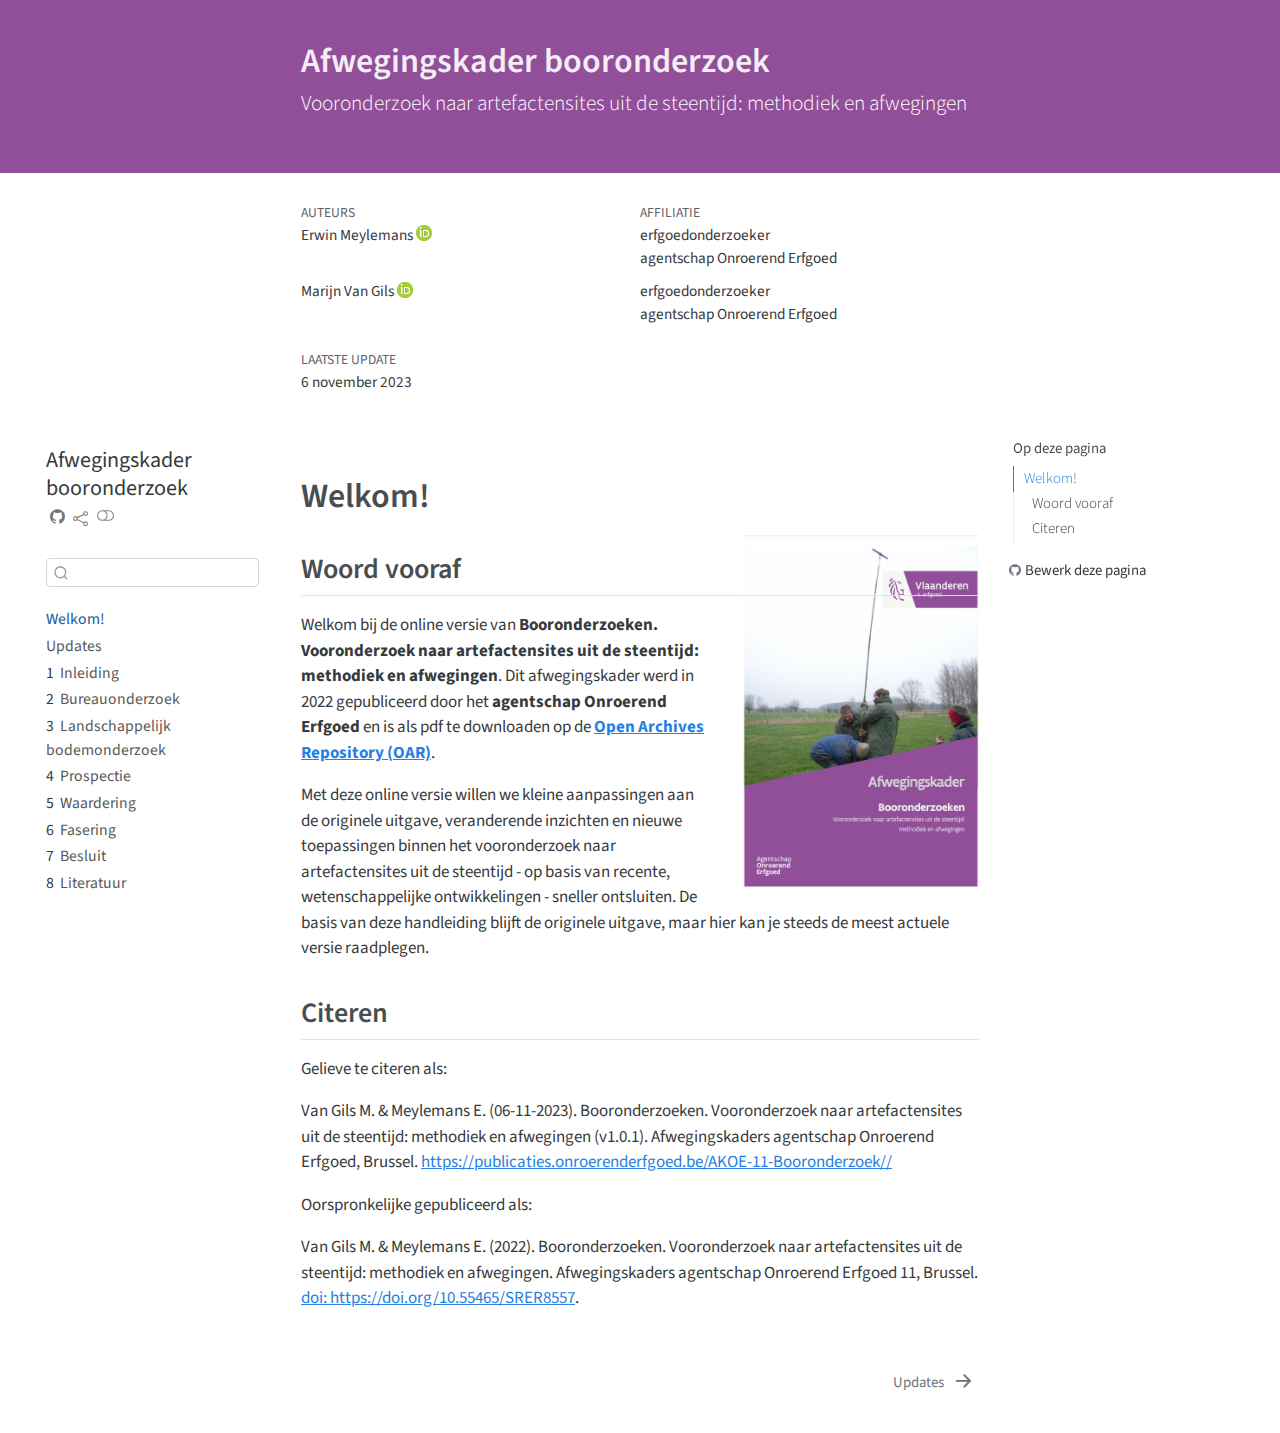
<file: docs/index.html>
<!DOCTYPE html>
<html xmlns="http://www.w3.org/1999/xhtml" lang="nl" xml:lang="nl"><head>

<meta charset="utf-8">
<meta name="generator" content="quarto-1.3.450">

<meta name="viewport" content="width=device-width, initial-scale=1.0, user-scalable=yes">

<meta name="author" content="Erwin Meylemans">
<meta name="author" content="Marijn Van Gils">
<meta name="dcterms.date" content="2023-11-06">

<title>Afwegingskader booronderzoek</title>
<style>
code{white-space: pre-wrap;}
span.smallcaps{font-variant: small-caps;}
div.columns{display: flex; gap: min(4vw, 1.5em);}
div.column{flex: auto; overflow-x: auto;}
div.hanging-indent{margin-left: 1.5em; text-indent: -1.5em;}
ul.task-list{list-style: none;}
ul.task-list li input[type="checkbox"] {
  width: 0.8em;
  margin: 0 0.8em 0.2em -1em; /* quarto-specific, see https://github.com/quarto-dev/quarto-cli/issues/4556 */ 
  vertical-align: middle;
}
</style>


<script src="site_libs/quarto-nav/quarto-nav.js"></script>
<script src="site_libs/quarto-nav/headroom.min.js"></script>
<script src="site_libs/clipboard/clipboard.min.js"></script>
<script src="site_libs/quarto-search/autocomplete.umd.js"></script>
<script src="site_libs/quarto-search/fuse.min.js"></script>
<script src="site_libs/quarto-search/quarto-search.js"></script>
<meta name="quarto:offset" content="./">
<link href="./updates.html" rel="next">
<script src="site_libs/quarto-html/quarto.js"></script>
<script src="site_libs/quarto-html/popper.min.js"></script>
<script src="site_libs/quarto-html/tippy.umd.min.js"></script>
<script src="site_libs/quarto-html/anchor.min.js"></script>
<link href="site_libs/quarto-html/tippy.css" rel="stylesheet">
<link href="site_libs/quarto-html/quarto-syntax-highlighting.css" rel="stylesheet" class="quarto-color-scheme" id="quarto-text-highlighting-styles">
<link href="site_libs/quarto-html/quarto-syntax-highlighting-dark.css" rel="prefetch" class="quarto-color-scheme quarto-color-alternate" id="quarto-text-highlighting-styles">
<script src="site_libs/bootstrap/bootstrap.min.js"></script>
<link href="site_libs/bootstrap/bootstrap-icons.css" rel="stylesheet">
<link href="site_libs/bootstrap/bootstrap.min.css" rel="stylesheet" class="quarto-color-scheme" id="quarto-bootstrap" data-mode="light">
<link href="site_libs/bootstrap/bootstrap-dark.min.css" rel="prefetch" class="quarto-color-scheme quarto-color-alternate" id="quarto-bootstrap" data-mode="dark">
<script id="quarto-search-options" type="application/json">{
  "location": "sidebar",
  "copy-button": false,
  "collapse-after": 3,
  "panel-placement": "start",
  "type": "textbox",
  "limit": 20,
  "language": {
    "search-no-results-text": "Geen resultaat",
    "search-matching-documents-text": "Gevonden documenten",
    "search-copy-link-title": "Kopieer link om te zoeken",
    "search-hide-matches-text": "Extra overeenkomsten verbergen",
    "search-more-match-text": "meer overeenkomst in dit document",
    "search-more-matches-text": "meer overeenkomsten in dit document",
    "search-clear-button-title": "Wissen",
    "search-detached-cancel-button-title": "Annuleren",
    "search-submit-button-title": "Verzenden",
    "search-label": "Zoeken"
  }
}</script>
<script async="" src="https://www.googletagmanager.com/gtag/js?id=G-WFNTWBH9Q4"></script>

<script type="text/javascript">

window.dataLayer = window.dataLayer || [];
function gtag(){dataLayer.push(arguments);}
gtag('js', new Date());
gtag('config', 'G-WFNTWBH9Q4', { 'anonymize_ip': true});
</script>
<style>

      .quarto-title-block .quarto-title-banner h1,
      .quarto-title-block .quarto-title-banner h2,
      .quarto-title-block .quarto-title-banner h3,
      .quarto-title-block .quarto-title-banner h4,
      .quarto-title-block .quarto-title-banner h5,
      .quarto-title-block .quarto-title-banner h6
      {
        color: #FFFFFF;
      }

      .quarto-title-block .quarto-title-banner {
        color: #FFFFFF;
background: #914f9a;
      }
</style>


<meta name="twitter:title" content="Afwegingskader booronderzoek">
<meta name="twitter:description" content="Vooronderzoek naar artefactensites uit de steentijd: methodiek en afwegingen">
<meta name="twitter:image" content="/docs/figuren/image217.jpeg">
<meta name="twitter:card" content="summary_large_image">
</head>

<body class="nav-sidebar floating">

<div id="quarto-search-results"></div>
  <header id="quarto-header" class="headroom fixed-top">
  <nav class="quarto-secondary-nav">
    <div class="container-fluid d-flex">
      <button type="button" class="quarto-btn-toggle btn" data-bs-toggle="collapse" data-bs-target="#quarto-sidebar,#quarto-sidebar-glass" aria-controls="quarto-sidebar" aria-expanded="false" aria-label="Schakel zijbalk in" onclick="if (window.quartoToggleHeadroom) { window.quartoToggleHeadroom(); }">
        <i class="bi bi-layout-text-sidebar-reverse"></i>
      </button>
      <nav class="quarto-page-breadcrumbs" aria-label="breadcrumb"><ol class="breadcrumb"><li class="breadcrumb-item"><a href="./index.html">Welkom!</a></li></ol></nav>
      <a class="flex-grow-1" role="button" data-bs-toggle="collapse" data-bs-target="#quarto-sidebar,#quarto-sidebar-glass" aria-controls="quarto-sidebar" aria-expanded="false" aria-label="Schakel zijbalk in" onclick="if (window.quartoToggleHeadroom) { window.quartoToggleHeadroom(); }">      
      </a>
      <button type="button" class="btn quarto-search-button" aria-label="" onclick="window.quartoOpenSearch();">
        <i class="bi bi-search"></i>
      </button>
    </div>
  </nav>
</header>
<!-- content -->
<header id="title-block-header" class="quarto-title-block default page-columns page-full">
  <div class="quarto-title-banner page-columns page-full">
    <div class="quarto-title column-body">
      <h1 class="title">Afwegingskader booronderzoek</h1>
            <p class="subtitle lead">Vooronderzoek naar artefactensites uit de steentijd: methodiek en afwegingen</p>
                      </div>
  </div>
    
  <div class="quarto-title-meta-author">
    <div class="quarto-title-meta-heading">auteurs</div>
    <div class="quarto-title-meta-heading">Affiliatie</div>
    
      <div class="quarto-title-meta-contents">
      <p class="author">Erwin Meylemans <a href="https://orcid.org/0000-0002-7544-0794" class="quarto-title-author-orcid"> <img src="[data-uri]"></a></p>
    </div>
      <div class="quarto-title-meta-contents">
          <p class="affiliation">
              erfgoedonderzoeker <br> agentschap Onroerend Erfgoed
            </p>
        </div>
        <div class="quarto-title-meta-contents">
      <p class="author">Marijn Van Gils <a href="https://orcid.org/0000-0002-7516-1189" class="quarto-title-author-orcid"> <img src="[data-uri]"></a></p>
    </div>
      <div class="quarto-title-meta-contents">
          <p class="affiliation">
              erfgoedonderzoeker <br> agentschap Onroerend Erfgoed
            </p>
        </div>
      </div>

  <div class="quarto-title-meta">

        
      <div>
      <div class="quarto-title-meta-heading">laatste update</div>
      <div class="quarto-title-meta-contents">
        <p class="date">6 november 2023</p>
      </div>
    </div>
    
      
    </div>
    
  
  </header><div id="quarto-content" class="quarto-container page-columns page-rows-contents page-layout-article">
<!-- sidebar -->
  <nav id="quarto-sidebar" class="sidebar collapse collapse-horizontal sidebar-navigation floating overflow-auto">
    <div class="pt-lg-2 mt-2 text-left sidebar-header">
    <div class="sidebar-title mb-0 py-0">
      <a href="./">Afwegingskader booronderzoek</a> 
        <div class="sidebar-tools-main tools-wide">
    <a href="https://github.com/ErfgoedPublicaties/AKOE-11-Booronderzoek" rel="" title="Source Code" class="quarto-navigation-tool px-1" aria-label="Source Code"><i class="bi bi-github"></i></a>
    <div class="dropdown">
      <a href="" title="Share" id="quarto-navigation-tool-dropdown-0" class="quarto-navigation-tool dropdown-toggle px-1" data-bs-toggle="dropdown" aria-expanded="false" aria-label="Share"><i class="bi bi-share"></i></a>
      <ul class="dropdown-menu" aria-labelledby="quarto-navigation-tool-dropdown-0">
          <li>
            <a class="dropdown-item sidebar-tools-main-item" href="https://twitter.com/intent/tweet?url=|url|">
              <i class="bi bi-bi-twitter pe-1"></i>
            Twitter
            </a>
          </li>
          <li>
            <a class="dropdown-item sidebar-tools-main-item" href="https://www.facebook.com/sharer/sharer.php?u=|url|">
              <i class="bi bi-bi-facebook pe-1"></i>
            Facebook
            </a>
          </li>
          <li>
            <a class="dropdown-item sidebar-tools-main-item" href="https://www.linkedin.com/sharing/share-offsite/?url=|url|">
              <i class="bi bi-bi-linkedin pe-1"></i>
            LinkedIn
            </a>
          </li>
      </ul>
    </div>
  <a href="" class="quarto-color-scheme-toggle quarto-navigation-tool  px-1" onclick="window.quartoToggleColorScheme(); return false;" title="Schakel donkere modus in"><i class="bi"></i></a>
</div>
    </div>
      </div>
        <div class="mt-2 flex-shrink-0 align-items-center">
        <div class="sidebar-search">
        <div id="quarto-search" class="" title="Zoeken"></div>
        </div>
        </div>
    <div class="sidebar-menu-container"> 
    <ul class="list-unstyled mt-1">
        <li class="sidebar-item">
  <div class="sidebar-item-container"> 
  <a href="./index.html" class="sidebar-item-text sidebar-link active">
 <span class="menu-text">Welkom!</span></a>
  </div>
</li>
        <li class="sidebar-item">
  <div class="sidebar-item-container"> 
  <a href="./updates.html" class="sidebar-item-text sidebar-link">
 <span class="menu-text">Updates</span></a>
  </div>
</li>
        <li class="sidebar-item">
  <div class="sidebar-item-container"> 
  <a href="./01_inleiding.html" class="sidebar-item-text sidebar-link">
 <span class="menu-text"><span class="chapter-number">1</span>&nbsp; <span class="chapter-title">Inleiding</span></span></a>
  </div>
</li>
        <li class="sidebar-item">
  <div class="sidebar-item-container"> 
  <a href="./02_bureauonderzoek.html" class="sidebar-item-text sidebar-link">
 <span class="menu-text"><span class="chapter-number">2</span>&nbsp; <span class="chapter-title">Bureauonderzoek</span></span></a>
  </div>
</li>
        <li class="sidebar-item">
  <div class="sidebar-item-container"> 
  <a href="./03_landschappelijk.html" class="sidebar-item-text sidebar-link">
 <span class="menu-text"><span class="chapter-number">3</span>&nbsp; <span class="chapter-title">Landschappelijk bodemonderzoek</span></span></a>
  </div>
</li>
        <li class="sidebar-item">
  <div class="sidebar-item-container"> 
  <a href="./04_prospectie.html" class="sidebar-item-text sidebar-link">
 <span class="menu-text"><span class="chapter-number">4</span>&nbsp; <span class="chapter-title">Prospectie</span></span></a>
  </div>
</li>
        <li class="sidebar-item">
  <div class="sidebar-item-container"> 
  <a href="./05_waardering.html" class="sidebar-item-text sidebar-link">
 <span class="menu-text"><span class="chapter-number">5</span>&nbsp; <span class="chapter-title">Waardering</span></span></a>
  </div>
</li>
        <li class="sidebar-item">
  <div class="sidebar-item-container"> 
  <a href="./06_fasering.html" class="sidebar-item-text sidebar-link">
 <span class="menu-text"><span class="chapter-number">6</span>&nbsp; <span class="chapter-title">Fasering</span></span></a>
  </div>
</li>
        <li class="sidebar-item">
  <div class="sidebar-item-container"> 
  <a href="./07_besluit.html" class="sidebar-item-text sidebar-link">
 <span class="menu-text"><span class="chapter-number">7</span>&nbsp; <span class="chapter-title">Besluit</span></span></a>
  </div>
</li>
        <li class="sidebar-item">
  <div class="sidebar-item-container"> 
  <a href="./literatuur.html" class="sidebar-item-text sidebar-link">
 <span class="menu-text"><span class="chapter-number">8</span>&nbsp; <span class="chapter-title">Literatuur</span></span></a>
  </div>
</li>
    </ul>
    </div>
</nav>
<div id="quarto-sidebar-glass" data-bs-toggle="collapse" data-bs-target="#quarto-sidebar,#quarto-sidebar-glass"></div>
<!-- margin-sidebar -->
    <div id="quarto-margin-sidebar" class="sidebar margin-sidebar">
        <nav id="TOC" role="doc-toc" class="toc-active">
    <h2 id="toc-title">Op deze pagina</h2>
   
  <ul>
  <li><a href="#welkom" id="toc-welkom" class="nav-link active" data-scroll-target="#welkom">Welkom!</a>
  <ul>
  <li><a href="#woord-vooraf" id="toc-woord-vooraf" class="nav-link" data-scroll-target="#woord-vooraf">Woord vooraf</a></li>
  <li><a href="#citeren" id="toc-citeren" class="nav-link" data-scroll-target="#citeren">Citeren</a></li>
  </ul></li>
  </ul>
<div class="toc-actions"><div><i class="bi bi-github"></i></div><div class="action-links"><p><a href="https://github.com/ErfgoedPublicaties/AKOE-11-Booronderzoek/edit/main/index.qmd" class="toc-action">Bewerk deze pagina</a></p></div></div></nav>
    </div>
<!-- main -->
<main class="content quarto-banner-title-block" id="quarto-document-content">





<section id="welkom" class="level1 unnumbered">
<h1 class="unnumbered">Welkom!</h1><p><img src="figuren/cover.png" title="Afwegingskader booronderzoek" class="quarto-cover-image img-fluid"></p>
<section id="woord-vooraf" class="level2">
<h2 class="anchored" data-anchor-id="woord-vooraf">Woord vooraf</h2>
<p>Welkom bij de online versie van <strong>Booronderzoeken. Vooronderzoek naar artefactensites uit de steentijd: methodiek en afwegingen</strong>. Dit afwegingskader werd in 2022 gepubliceerd door het <strong>agentschap Onroerend Erfgoed</strong> en is als pdf te downloaden op de <a href="https://oar.onroerenderfgoed.be/item/6402"><strong>Open Archives Repository (OAR)</strong></a>.</p>
<p>Met deze online versie willen we kleine aanpassingen aan de originele uitgave, veranderende inzichten en nieuwe toepassingen binnen het vooronderzoek naar artefactensites uit de steentijd - op basis van recente, wetenschappelijke ontwikkelingen - sneller ontsluiten. De basis van deze handleiding blijft de originele uitgave, maar hier kan je steeds de meest actuele versie raadplegen.</p>
</section>
<section id="citeren" class="level2">
<h2 class="anchored" data-anchor-id="citeren">Citeren</h2>
<p>Gelieve te citeren als: <br></p>
<p>Van Gils M. &amp; Meylemans E. (06-11-2023). Booronderzoeken. Vooronderzoek naar artefactensites uit de steentijd: methodiek en afwegingen (v1.0.1). Afwegingskaders agentschap Onroerend Erfgoed, Brussel. <a href="https://publicaties.onroerenderfgoed.be/AKOE-11-Booronderzoek//" class="uri">https://publicaties.onroerenderfgoed.be/AKOE-11-Booronderzoek//</a></p>
<p>Oorspronkelijke gepubliceerd als: <br></p>
<p>Van Gils M. &amp; Meylemans E. (2022). Booronderzoeken. Vooronderzoek naar artefactensites uit de steentijd: methodiek en afwegingen. Afwegingskaders agentschap Onroerend Erfgoed 11, Brussel. <a href="https://id.erfgoed.net/infocat/publicaties/6402">doi: https://doi.org/10.55465/SRER8557</a>.</p>


</section>
</section>

</main> <!-- /main -->
<script id="quarto-html-after-body" type="application/javascript">
window.document.addEventListener("DOMContentLoaded", function (event) {
  const toggleBodyColorMode = (bsSheetEl) => {
    const mode = bsSheetEl.getAttribute("data-mode");
    const bodyEl = window.document.querySelector("body");
    if (mode === "dark") {
      bodyEl.classList.add("quarto-dark");
      bodyEl.classList.remove("quarto-light");
    } else {
      bodyEl.classList.add("quarto-light");
      bodyEl.classList.remove("quarto-dark");
    }
  }
  const toggleBodyColorPrimary = () => {
    const bsSheetEl = window.document.querySelector("link#quarto-bootstrap");
    if (bsSheetEl) {
      toggleBodyColorMode(bsSheetEl);
    }
  }
  toggleBodyColorPrimary();  
  const disableStylesheet = (stylesheets) => {
    for (let i=0; i < stylesheets.length; i++) {
      const stylesheet = stylesheets[i];
      stylesheet.rel = 'prefetch';
    }
  }
  const enableStylesheet = (stylesheets) => {
    for (let i=0; i < stylesheets.length; i++) {
      const stylesheet = stylesheets[i];
      stylesheet.rel = 'stylesheet';
    }
  }
  const manageTransitions = (selector, allowTransitions) => {
    const els = window.document.querySelectorAll(selector);
    for (let i=0; i < els.length; i++) {
      const el = els[i];
      if (allowTransitions) {
        el.classList.remove('notransition');
      } else {
        el.classList.add('notransition');
      }
    }
  }
  const toggleColorMode = (alternate) => {
    // Switch the stylesheets
    const alternateStylesheets = window.document.querySelectorAll('link.quarto-color-scheme.quarto-color-alternate');
    manageTransitions('#quarto-margin-sidebar .nav-link', false);
    if (alternate) {
      enableStylesheet(alternateStylesheets);
      for (const sheetNode of alternateStylesheets) {
        if (sheetNode.id === "quarto-bootstrap") {
          toggleBodyColorMode(sheetNode);
        }
      }
    } else {
      disableStylesheet(alternateStylesheets);
      toggleBodyColorPrimary();
    }
    manageTransitions('#quarto-margin-sidebar .nav-link', true);
    // Switch the toggles
    const toggles = window.document.querySelectorAll('.quarto-color-scheme-toggle');
    for (let i=0; i < toggles.length; i++) {
      const toggle = toggles[i];
      if (toggle) {
        if (alternate) {
          toggle.classList.add("alternate");     
        } else {
          toggle.classList.remove("alternate");
        }
      }
    }
    // Hack to workaround the fact that safari doesn't
    // properly recolor the scrollbar when toggling (#1455)
    if (navigator.userAgent.indexOf('Safari') > 0 && navigator.userAgent.indexOf('Chrome') == -1) {
      manageTransitions("body", false);
      window.scrollTo(0, 1);
      setTimeout(() => {
        window.scrollTo(0, 0);
        manageTransitions("body", true);
      }, 40);  
    }
  }
  const isFileUrl = () => { 
    return window.location.protocol === 'file:';
  }
  const hasAlternateSentinel = () => {  
    let styleSentinel = getColorSchemeSentinel();
    if (styleSentinel !== null) {
      return styleSentinel === "alternate";
    } else {
      return false;
    }
  }
  const setStyleSentinel = (alternate) => {
    const value = alternate ? "alternate" : "default";
    if (!isFileUrl()) {
      window.localStorage.setItem("quarto-color-scheme", value);
    } else {
      localAlternateSentinel = value;
    }
  }
  const getColorSchemeSentinel = () => {
    if (!isFileUrl()) {
      const storageValue = window.localStorage.getItem("quarto-color-scheme");
      return storageValue != null ? storageValue : localAlternateSentinel;
    } else {
      return localAlternateSentinel;
    }
  }
  let localAlternateSentinel = 'default';
  // Dark / light mode switch
  window.quartoToggleColorScheme = () => {
    // Read the current dark / light value 
    let toAlternate = !hasAlternateSentinel();
    toggleColorMode(toAlternate);
    setStyleSentinel(toAlternate);
  };
  // Ensure there is a toggle, if there isn't float one in the top right
  if (window.document.querySelector('.quarto-color-scheme-toggle') === null) {
    const a = window.document.createElement('a');
    a.classList.add('top-right');
    a.classList.add('quarto-color-scheme-toggle');
    a.href = "";
    a.onclick = function() { try { window.quartoToggleColorScheme(); } catch {} return false; };
    const i = window.document.createElement("i");
    i.classList.add('bi');
    a.appendChild(i);
    window.document.body.appendChild(a);
  }
  // Switch to dark mode if need be
  if (hasAlternateSentinel()) {
    toggleColorMode(true);
  } else {
    toggleColorMode(false);
  }
  const icon = "";
  const anchorJS = new window.AnchorJS();
  anchorJS.options = {
    placement: 'right',
    icon: icon
  };
  anchorJS.add('.anchored');
  const isCodeAnnotation = (el) => {
    for (const clz of el.classList) {
      if (clz.startsWith('code-annotation-')) {                     
        return true;
      }
    }
    return false;
  }
  const clipboard = new window.ClipboardJS('.code-copy-button', {
    text: function(trigger) {
      const codeEl = trigger.previousElementSibling.cloneNode(true);
      for (const childEl of codeEl.children) {
        if (isCodeAnnotation(childEl)) {
          childEl.remove();
        }
      }
      return codeEl.innerText;
    }
  });
  clipboard.on('success', function(e) {
    // button target
    const button = e.trigger;
    // don't keep focus
    button.blur();
    // flash "checked"
    button.classList.add('code-copy-button-checked');
    var currentTitle = button.getAttribute("title");
    button.setAttribute("title", "Gekopieerd!");
    let tooltip;
    if (window.bootstrap) {
      button.setAttribute("data-bs-toggle", "tooltip");
      button.setAttribute("data-bs-placement", "left");
      button.setAttribute("data-bs-title", "Gekopieerd!");
      tooltip = new bootstrap.Tooltip(button, 
        { trigger: "manual", 
          customClass: "code-copy-button-tooltip",
          offset: [0, -8]});
      tooltip.show();    
    }
    setTimeout(function() {
      if (tooltip) {
        tooltip.hide();
        button.removeAttribute("data-bs-title");
        button.removeAttribute("data-bs-toggle");
        button.removeAttribute("data-bs-placement");
      }
      button.setAttribute("title", currentTitle);
      button.classList.remove('code-copy-button-checked');
    }, 1000);
    // clear code selection
    e.clearSelection();
  });
  function tippyHover(el, contentFn) {
    const config = {
      allowHTML: true,
      content: contentFn,
      maxWidth: 500,
      delay: 100,
      arrow: false,
      appendTo: function(el) {
          return el.parentElement;
      },
      interactive: true,
      interactiveBorder: 10,
      theme: 'quarto',
      placement: 'bottom-start'
    };
    window.tippy(el, config); 
  }
  const noterefs = window.document.querySelectorAll('a[role="doc-noteref"]');
  for (var i=0; i<noterefs.length; i++) {
    const ref = noterefs[i];
    tippyHover(ref, function() {
      // use id or data attribute instead here
      let href = ref.getAttribute('data-footnote-href') || ref.getAttribute('href');
      try { href = new URL(href).hash; } catch {}
      const id = href.replace(/^#\/?/, "");
      const note = window.document.getElementById(id);
      return note.innerHTML;
    });
  }
      let selectedAnnoteEl;
      const selectorForAnnotation = ( cell, annotation) => {
        let cellAttr = 'data-code-cell="' + cell + '"';
        let lineAttr = 'data-code-annotation="' +  annotation + '"';
        const selector = 'span[' + cellAttr + '][' + lineAttr + ']';
        return selector;
      }
      const selectCodeLines = (annoteEl) => {
        const doc = window.document;
        const targetCell = annoteEl.getAttribute("data-target-cell");
        const targetAnnotation = annoteEl.getAttribute("data-target-annotation");
        const annoteSpan = window.document.querySelector(selectorForAnnotation(targetCell, targetAnnotation));
        const lines = annoteSpan.getAttribute("data-code-lines").split(",");
        const lineIds = lines.map((line) => {
          return targetCell + "-" + line;
        })
        let top = null;
        let height = null;
        let parent = null;
        if (lineIds.length > 0) {
            //compute the position of the single el (top and bottom and make a div)
            const el = window.document.getElementById(lineIds[0]);
            top = el.offsetTop;
            height = el.offsetHeight;
            parent = el.parentElement.parentElement;
          if (lineIds.length > 1) {
            const lastEl = window.document.getElementById(lineIds[lineIds.length - 1]);
            const bottom = lastEl.offsetTop + lastEl.offsetHeight;
            height = bottom - top;
          }
          if (top !== null && height !== null && parent !== null) {
            // cook up a div (if necessary) and position it 
            let div = window.document.getElementById("code-annotation-line-highlight");
            if (div === null) {
              div = window.document.createElement("div");
              div.setAttribute("id", "code-annotation-line-highlight");
              div.style.position = 'absolute';
              parent.appendChild(div);
            }
            div.style.top = top - 2 + "px";
            div.style.height = height + 4 + "px";
            let gutterDiv = window.document.getElementById("code-annotation-line-highlight-gutter");
            if (gutterDiv === null) {
              gutterDiv = window.document.createElement("div");
              gutterDiv.setAttribute("id", "code-annotation-line-highlight-gutter");
              gutterDiv.style.position = 'absolute';
              const codeCell = window.document.getElementById(targetCell);
              const gutter = codeCell.querySelector('.code-annotation-gutter');
              gutter.appendChild(gutterDiv);
            }
            gutterDiv.style.top = top - 2 + "px";
            gutterDiv.style.height = height + 4 + "px";
          }
          selectedAnnoteEl = annoteEl;
        }
      };
      const unselectCodeLines = () => {
        const elementsIds = ["code-annotation-line-highlight", "code-annotation-line-highlight-gutter"];
        elementsIds.forEach((elId) => {
          const div = window.document.getElementById(elId);
          if (div) {
            div.remove();
          }
        });
        selectedAnnoteEl = undefined;
      };
      // Attach click handler to the DT
      const annoteDls = window.document.querySelectorAll('dt[data-target-cell]');
      for (const annoteDlNode of annoteDls) {
        annoteDlNode.addEventListener('click', (event) => {
          const clickedEl = event.target;
          if (clickedEl !== selectedAnnoteEl) {
            unselectCodeLines();
            const activeEl = window.document.querySelector('dt[data-target-cell].code-annotation-active');
            if (activeEl) {
              activeEl.classList.remove('code-annotation-active');
            }
            selectCodeLines(clickedEl);
            clickedEl.classList.add('code-annotation-active');
          } else {
            // Unselect the line
            unselectCodeLines();
            clickedEl.classList.remove('code-annotation-active');
          }
        });
      }
  const findCites = (el) => {
    const parentEl = el.parentElement;
    if (parentEl) {
      const cites = parentEl.dataset.cites;
      if (cites) {
        return {
          el,
          cites: cites.split(' ')
        };
      } else {
        return findCites(el.parentElement)
      }
    } else {
      return undefined;
    }
  };
  var bibliorefs = window.document.querySelectorAll('a[role="doc-biblioref"]');
  for (var i=0; i<bibliorefs.length; i++) {
    const ref = bibliorefs[i];
    const citeInfo = findCites(ref);
    if (citeInfo) {
      tippyHover(citeInfo.el, function() {
        var popup = window.document.createElement('div');
        citeInfo.cites.forEach(function(cite) {
          var citeDiv = window.document.createElement('div');
          citeDiv.classList.add('hanging-indent');
          citeDiv.classList.add('csl-entry');
          var biblioDiv = window.document.getElementById('ref-' + cite);
          if (biblioDiv) {
            citeDiv.innerHTML = biblioDiv.innerHTML;
          }
          popup.appendChild(citeDiv);
        });
        return popup.innerHTML;
      });
    }
  }
    var localhostRegex = new RegExp(/^(?:http|https):\/\/localhost\:?[0-9]*\//);
      var filterRegex = new RegExp('/' + window.location.host + '/');
    var isInternal = (href) => {
        return filterRegex.test(href) || localhostRegex.test(href);
    }
    // Inspect non-navigation links and adorn them if external
 	var links = window.document.querySelectorAll('a[href]:not(.nav-link):not(.navbar-brand):not(.toc-action):not(.sidebar-link):not(.sidebar-item-toggle):not(.pagination-link):not(.no-external):not([aria-hidden]):not(.dropdown-item)');
    for (var i=0; i<links.length; i++) {
      const link = links[i];
      if (!isInternal(link.href)) {
          // target, if specified
          link.setAttribute("target", "_blank");
      }
    }
});
</script>
<nav class="page-navigation">
  <div class="nav-page nav-page-previous">
  </div>
  <div class="nav-page nav-page-next">
      <a href="./updates.html" class="pagination-link">
        <span class="nav-page-text">Updates</span> <i class="bi bi-arrow-right-short"></i>
      </a>
  </div>
</nav>
</div> <!-- /content -->



</body></html>
</file>
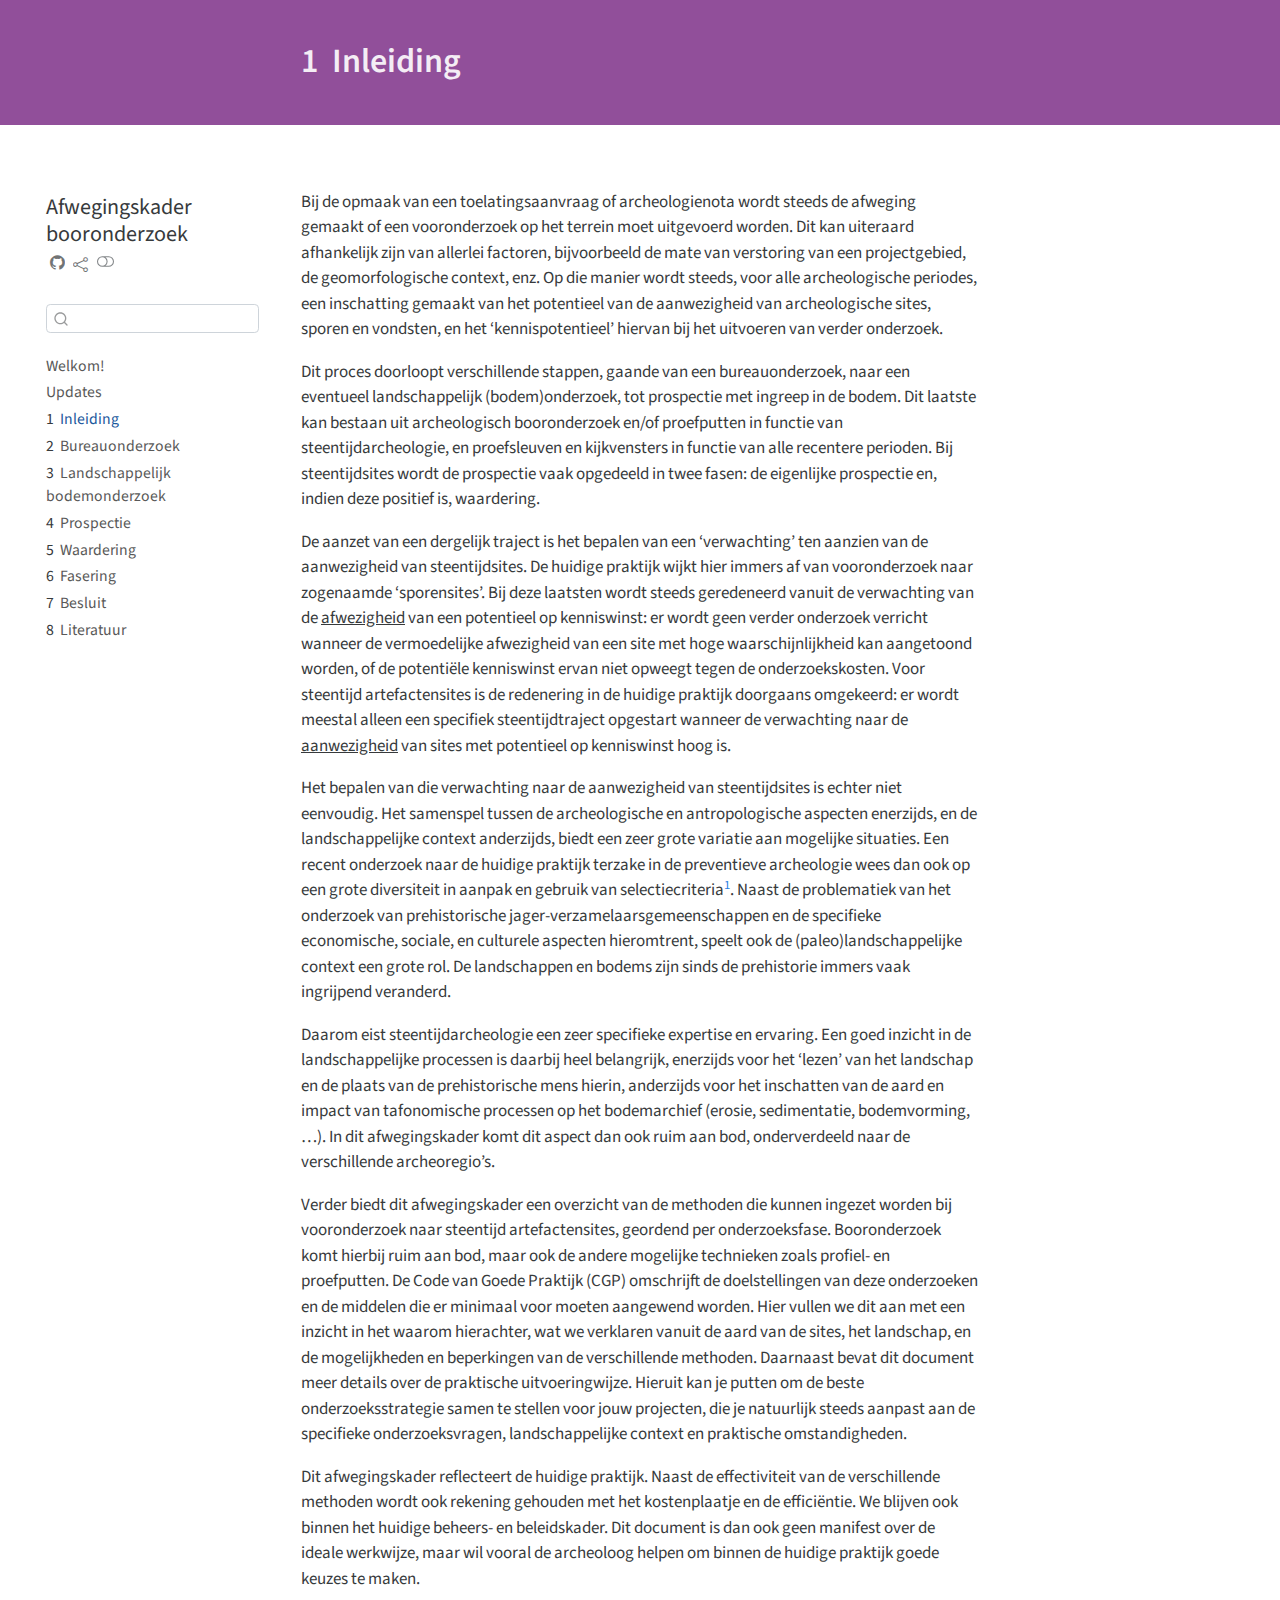
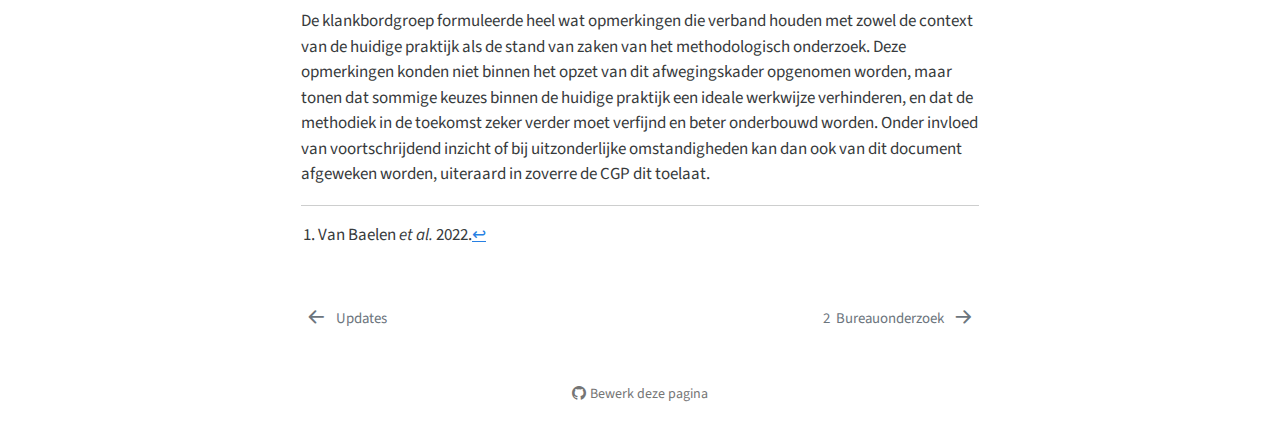
<file: docs/01_inleiding.html>
<!DOCTYPE html>
<html xmlns="http://www.w3.org/1999/xhtml" lang="nl" xml:lang="nl"><head>

<meta charset="utf-8">
<meta name="generator" content="quarto-1.3.450">

<meta name="viewport" content="width=device-width, initial-scale=1.0, user-scalable=yes">


<title>Afwegingskader booronderzoek - 1&nbsp; Inleiding</title>
<style>
code{white-space: pre-wrap;}
span.smallcaps{font-variant: small-caps;}
div.columns{display: flex; gap: min(4vw, 1.5em);}
div.column{flex: auto; overflow-x: auto;}
div.hanging-indent{margin-left: 1.5em; text-indent: -1.5em;}
ul.task-list{list-style: none;}
ul.task-list li input[type="checkbox"] {
  width: 0.8em;
  margin: 0 0.8em 0.2em -1em; /* quarto-specific, see https://github.com/quarto-dev/quarto-cli/issues/4556 */ 
  vertical-align: middle;
}
</style>


<script src="site_libs/quarto-nav/quarto-nav.js"></script>
<script src="site_libs/quarto-nav/headroom.min.js"></script>
<script src="site_libs/clipboard/clipboard.min.js"></script>
<script src="site_libs/quarto-search/autocomplete.umd.js"></script>
<script src="site_libs/quarto-search/fuse.min.js"></script>
<script src="site_libs/quarto-search/quarto-search.js"></script>
<meta name="quarto:offset" content="./">
<link href="./02_bureauonderzoek.html" rel="next">
<link href="./updates.html" rel="prev">
<script src="site_libs/quarto-html/quarto.js"></script>
<script src="site_libs/quarto-html/popper.min.js"></script>
<script src="site_libs/quarto-html/tippy.umd.min.js"></script>
<script src="site_libs/quarto-html/anchor.min.js"></script>
<link href="site_libs/quarto-html/tippy.css" rel="stylesheet">
<link href="site_libs/quarto-html/quarto-syntax-highlighting.css" rel="stylesheet" class="quarto-color-scheme" id="quarto-text-highlighting-styles">
<link href="site_libs/quarto-html/quarto-syntax-highlighting-dark.css" rel="prefetch" class="quarto-color-scheme quarto-color-alternate" id="quarto-text-highlighting-styles">
<script src="site_libs/bootstrap/bootstrap.min.js"></script>
<link href="site_libs/bootstrap/bootstrap-icons.css" rel="stylesheet">
<link href="site_libs/bootstrap/bootstrap.min.css" rel="stylesheet" class="quarto-color-scheme" id="quarto-bootstrap" data-mode="light">
<link href="site_libs/bootstrap/bootstrap-dark.min.css" rel="prefetch" class="quarto-color-scheme quarto-color-alternate" id="quarto-bootstrap" data-mode="dark">
<script id="quarto-search-options" type="application/json">{
  "location": "sidebar",
  "copy-button": false,
  "collapse-after": 3,
  "panel-placement": "start",
  "type": "textbox",
  "limit": 20,
  "language": {
    "search-no-results-text": "Geen resultaat",
    "search-matching-documents-text": "Gevonden documenten",
    "search-copy-link-title": "Kopieer link om te zoeken",
    "search-hide-matches-text": "Extra overeenkomsten verbergen",
    "search-more-match-text": "meer overeenkomst in dit document",
    "search-more-matches-text": "meer overeenkomsten in dit document",
    "search-clear-button-title": "Wissen",
    "search-detached-cancel-button-title": "Annuleren",
    "search-submit-button-title": "Verzenden",
    "search-label": "Zoeken"
  }
}</script>
<script async="" src="https://www.googletagmanager.com/gtag/js?id=G-WFNTWBH9Q4"></script>

<script type="text/javascript">

window.dataLayer = window.dataLayer || [];
function gtag(){dataLayer.push(arguments);}
gtag('js', new Date());
gtag('config', 'G-WFNTWBH9Q4', { 'anonymize_ip': true});
</script>
<style>

      .quarto-title-block .quarto-title-banner h1,
      .quarto-title-block .quarto-title-banner h2,
      .quarto-title-block .quarto-title-banner h3,
      .quarto-title-block .quarto-title-banner h4,
      .quarto-title-block .quarto-title-banner h5,
      .quarto-title-block .quarto-title-banner h6
      {
        color: #FFFFFF;
      }

      .quarto-title-block .quarto-title-banner {
        color: #FFFFFF;
background: #914f9a;
      }
</style>


<meta name="twitter:title" content="Afwegingskader booronderzoek - 1&nbsp; Inleiding">
<meta name="twitter:description" content="">
<meta name="twitter:image" content="/docs/figuren/image217.jpeg">
<meta name="twitter:card" content="summary_large_image">
</head>

<body class="nav-sidebar floating">

<div id="quarto-search-results"></div>
  <header id="quarto-header" class="headroom fixed-top">
  <nav class="quarto-secondary-nav">
    <div class="container-fluid d-flex">
      <button type="button" class="quarto-btn-toggle btn" data-bs-toggle="collapse" data-bs-target="#quarto-sidebar,#quarto-sidebar-glass" aria-controls="quarto-sidebar" aria-expanded="false" aria-label="Schakel zijbalk in" onclick="if (window.quartoToggleHeadroom) { window.quartoToggleHeadroom(); }">
        <i class="bi bi-layout-text-sidebar-reverse"></i>
      </button>
      <nav class="quarto-page-breadcrumbs" aria-label="breadcrumb"><ol class="breadcrumb"><li class="breadcrumb-item"><a href="./01_inleiding.html"><span class="chapter-number">1</span>&nbsp; <span class="chapter-title">Inleiding</span></a></li></ol></nav>
      <a class="flex-grow-1" role="button" data-bs-toggle="collapse" data-bs-target="#quarto-sidebar,#quarto-sidebar-glass" aria-controls="quarto-sidebar" aria-expanded="false" aria-label="Schakel zijbalk in" onclick="if (window.quartoToggleHeadroom) { window.quartoToggleHeadroom(); }">      
      </a>
      <button type="button" class="btn quarto-search-button" aria-label="" onclick="window.quartoOpenSearch();">
        <i class="bi bi-search"></i>
      </button>
    </div>
  </nav>
</header>
<!-- content -->
<header id="title-block-header" class="quarto-title-block default page-columns page-full">
  <div class="quarto-title-banner page-columns page-full">
    <div class="quarto-title column-body">
      <h1 class="title"><span class="chapter-number">1</span>&nbsp; <span class="chapter-title">Inleiding</span></h1>
                      </div>
  </div>
    
  
  <div class="quarto-title-meta">

      
    
      
    </div>
    
  
  </header><div id="quarto-content" class="quarto-container page-columns page-rows-contents page-layout-article">
<!-- sidebar -->
  <nav id="quarto-sidebar" class="sidebar collapse collapse-horizontal sidebar-navigation floating overflow-auto">
    <div class="pt-lg-2 mt-2 text-left sidebar-header">
    <div class="sidebar-title mb-0 py-0">
      <a href="./">Afwegingskader booronderzoek</a> 
        <div class="sidebar-tools-main tools-wide">
    <a href="https://github.com/ErfgoedPublicaties/AKOE-11-Booronderzoek" rel="" title="Source Code" class="quarto-navigation-tool px-1" aria-label="Source Code"><i class="bi bi-github"></i></a>
    <div class="dropdown">
      <a href="" title="Share" id="quarto-navigation-tool-dropdown-0" class="quarto-navigation-tool dropdown-toggle px-1" data-bs-toggle="dropdown" aria-expanded="false" aria-label="Share"><i class="bi bi-share"></i></a>
      <ul class="dropdown-menu" aria-labelledby="quarto-navigation-tool-dropdown-0">
          <li>
            <a class="dropdown-item sidebar-tools-main-item" href="https://twitter.com/intent/tweet?url=|url|">
              <i class="bi bi-bi-twitter pe-1"></i>
            Twitter
            </a>
          </li>
          <li>
            <a class="dropdown-item sidebar-tools-main-item" href="https://www.facebook.com/sharer/sharer.php?u=|url|">
              <i class="bi bi-bi-facebook pe-1"></i>
            Facebook
            </a>
          </li>
          <li>
            <a class="dropdown-item sidebar-tools-main-item" href="https://www.linkedin.com/sharing/share-offsite/?url=|url|">
              <i class="bi bi-bi-linkedin pe-1"></i>
            LinkedIn
            </a>
          </li>
      </ul>
    </div>
  <a href="" class="quarto-color-scheme-toggle quarto-navigation-tool  px-1" onclick="window.quartoToggleColorScheme(); return false;" title="Schakel donkere modus in"><i class="bi"></i></a>
</div>
    </div>
      </div>
        <div class="mt-2 flex-shrink-0 align-items-center">
        <div class="sidebar-search">
        <div id="quarto-search" class="" title="Zoeken"></div>
        </div>
        </div>
    <div class="sidebar-menu-container"> 
    <ul class="list-unstyled mt-1">
        <li class="sidebar-item">
  <div class="sidebar-item-container"> 
  <a href="./index.html" class="sidebar-item-text sidebar-link">
 <span class="menu-text">Welkom!</span></a>
  </div>
</li>
        <li class="sidebar-item">
  <div class="sidebar-item-container"> 
  <a href="./updates.html" class="sidebar-item-text sidebar-link">
 <span class="menu-text">Updates</span></a>
  </div>
</li>
        <li class="sidebar-item">
  <div class="sidebar-item-container"> 
  <a href="./01_inleiding.html" class="sidebar-item-text sidebar-link active">
 <span class="menu-text"><span class="chapter-number">1</span>&nbsp; <span class="chapter-title">Inleiding</span></span></a>
  </div>
</li>
        <li class="sidebar-item">
  <div class="sidebar-item-container"> 
  <a href="./02_bureauonderzoek.html" class="sidebar-item-text sidebar-link">
 <span class="menu-text"><span class="chapter-number">2</span>&nbsp; <span class="chapter-title">Bureauonderzoek</span></span></a>
  </div>
</li>
        <li class="sidebar-item">
  <div class="sidebar-item-container"> 
  <a href="./03_landschappelijk.html" class="sidebar-item-text sidebar-link">
 <span class="menu-text"><span class="chapter-number">3</span>&nbsp; <span class="chapter-title">Landschappelijk bodemonderzoek</span></span></a>
  </div>
</li>
        <li class="sidebar-item">
  <div class="sidebar-item-container"> 
  <a href="./04_prospectie.html" class="sidebar-item-text sidebar-link">
 <span class="menu-text"><span class="chapter-number">4</span>&nbsp; <span class="chapter-title">Prospectie</span></span></a>
  </div>
</li>
        <li class="sidebar-item">
  <div class="sidebar-item-container"> 
  <a href="./05_waardering.html" class="sidebar-item-text sidebar-link">
 <span class="menu-text"><span class="chapter-number">5</span>&nbsp; <span class="chapter-title">Waardering</span></span></a>
  </div>
</li>
        <li class="sidebar-item">
  <div class="sidebar-item-container"> 
  <a href="./06_fasering.html" class="sidebar-item-text sidebar-link">
 <span class="menu-text"><span class="chapter-number">6</span>&nbsp; <span class="chapter-title">Fasering</span></span></a>
  </div>
</li>
        <li class="sidebar-item">
  <div class="sidebar-item-container"> 
  <a href="./07_besluit.html" class="sidebar-item-text sidebar-link">
 <span class="menu-text"><span class="chapter-number">7</span>&nbsp; <span class="chapter-title">Besluit</span></span></a>
  </div>
</li>
        <li class="sidebar-item">
  <div class="sidebar-item-container"> 
  <a href="./literatuur.html" class="sidebar-item-text sidebar-link">
 <span class="menu-text"><span class="chapter-number">8</span>&nbsp; <span class="chapter-title">Literatuur</span></span></a>
  </div>
</li>
    </ul>
    </div>
</nav>
<div id="quarto-sidebar-glass" data-bs-toggle="collapse" data-bs-target="#quarto-sidebar,#quarto-sidebar-glass"></div>
<!-- margin-sidebar -->
    <div id="quarto-margin-sidebar" class="sidebar margin-sidebar">
        
    </div>
<!-- main -->
<main class="content quarto-banner-title-block" id="quarto-document-content">




<p>Bij de opmaak van een toelatingsaanvraag of archeologienota wordt steeds de afweging gemaakt of een vooronderzoek op het terrein moet uitgevoerd worden. Dit kan uiteraard afhankelijk zijn van allerlei factoren, bijvoorbeeld de mate van verstoring van een projectgebied, de geomorfologische context, enz. Op die manier wordt steeds, voor alle archeologische periodes, een inschatting gemaakt van het potentieel van de aanwezigheid van archeologische sites, sporen en vondsten, en het ‘kennispotentieel’ hiervan bij het uitvoeren van verder onderzoek.</p>
<p>Dit proces doorloopt verschillende stappen, gaande van een bureauonderzoek, naar een eventueel landschappelijk (bodem)onderzoek, tot prospectie met ingreep in de bodem. Dit laatste kan bestaan uit archeologisch booronderzoek en/of proefputten in functie van steentijdarcheologie, en proefsleuven en kijkvensters in functie van alle recentere perioden. Bij steentijdsites wordt de prospectie vaak opgedeeld in twee fasen: de eigenlijke prospectie en, indien deze positief is, waardering.</p>
<p>De aanzet van een dergelijk traject is het bepalen van een ‘verwachting’ ten aanzien van de aanwezigheid van steentijdsites. De huidige praktijk wijkt hier immers af van vooronderzoek naar zogenaamde ‘sporensites’. Bij deze laatsten wordt steeds geredeneerd vanuit de verwachting van de <u>afwezigheid</u> van een potentieel op kenniswinst: er wordt geen verder onderzoek verricht wanneer de vermoedelijke afwezigheid van een site met hoge waarschijnlijkheid kan aangetoond worden, of de potentiële kenniswinst ervan niet opweegt tegen de onderzoekskosten. Voor steentijd artefactensites is de redenering in de huidige praktijk doorgaans omgekeerd: er wordt meestal alleen een specifiek steentijdtraject opgestart wanneer de verwachting naar de <u>aanwezigheid</u> van sites met potentieel op kenniswinst hoog is.</p>
<p>Het bepalen van die verwachting naar de aanwezigheid van steentijdsites is echter niet eenvoudig. Het samenspel tussen de archeologische en antropologische aspecten enerzijds, en de landschappelijke context anderzijds, biedt een zeer grote variatie aan mogelijke situaties. Een recent onderzoek naar de huidige praktijk terzake in de preventieve archeologie wees dan ook op een grote diversiteit in aanpak en gebruik van selectiecriteria<a href="#fn1" class="footnote-ref" id="fnref1" role="doc-noteref"><sup>1</sup></a>. Naast de problematiek van het onderzoek van prehistorische jager-verzamelaarsgemeenschappen en de specifieke economische, sociale, en culturele aspecten hieromtrent, speelt ook de (paleo)landschappelijke context een grote rol. De landschappen en bodems zijn sinds de prehistorie immers vaak ingrijpend veranderd.</p>
<p>Daarom eist steentijdarcheologie een zeer specifieke expertise en ervaring. Een goed inzicht in de landschappelijke processen is daarbij heel belangrijk, enerzijds voor het ‘lezen’ van het landschap en de plaats van de prehistorische mens hierin, anderzijds voor het inschatten van de aard en impact van tafonomische processen op het bodemarchief (erosie, sedimentatie, bodemvorming, …). In dit afwegingskader komt dit aspect dan ook ruim aan bod, onderverdeeld naar de verschillende archeoregio’s.</p>
<p>Verder biedt dit afwegingskader een overzicht van de methoden die kunnen ingezet worden bij vooronderzoek naar steentijd artefactensites, geordend per onderzoeksfase. Booronderzoek komt hierbij ruim aan bod, maar ook de andere mogelijke technieken zoals profiel- en proefputten. De Code van Goede Praktijk (CGP) omschrijft de doelstellingen van deze onderzoeken en de middelen die er minimaal voor moeten aangewend worden. Hier vullen we dit aan met een inzicht in het waarom hierachter, wat we verklaren vanuit de aard van de sites, het landschap, en de mogelijkheden en beperkingen van de verschillende methoden. Daarnaast bevat dit document meer details over de praktische uitvoeringwijze. Hieruit kan je putten om de beste onderzoeksstrategie samen te stellen voor jouw projecten, die je natuurlijk steeds aanpast aan de specifieke onderzoeksvragen, landschappelijke context en praktische omstandigheden.</p>
<p>Dit afwegingskader reflecteert de huidige praktijk. Naast de effectiviteit van de verschillende methoden wordt ook rekening gehouden met het kostenplaatje en de efficiëntie. We blijven ook binnen het huidige beheers- en beleidskader. Dit document is dan ook geen manifest over de ideale werkwijze, maar wil vooral de archeoloog helpen om binnen de huidige praktijk goede keuzes te maken.</p>
<p>De klankbordgroep formuleerde heel wat opmerkingen die verband houden met zowel de context van de huidige praktijk als de stand van zaken van het methodologisch onderzoek. Deze opmerkingen konden niet binnen het opzet van dit afwegingskader opgenomen worden, maar tonen dat sommige keuzes binnen de huidige praktijk een ideale werkwijze verhinderen, en dat de methodiek in de toekomst zeker verder moet verfijnd en beter onderbouwd worden. Onder invloed van voortschrijdend inzicht of bij uitzonderlijke omstandigheden kan dan ook van dit document afgeweken worden, uiteraard in zoverre de CGP dit toelaat.</p>


<section id="footnotes" class="footnotes footnotes-end-of-document" role="doc-endnotes">
<hr>
<ol>
<li id="fn1"><p>Van Baelen <em>et al.</em> 2022.<a href="#fnref1" class="footnote-back" role="doc-backlink">↩︎</a></p></li>
</ol>
</section>

</main> <!-- /main -->
<script id="quarto-html-after-body" type="application/javascript">
window.document.addEventListener("DOMContentLoaded", function (event) {
  const toggleBodyColorMode = (bsSheetEl) => {
    const mode = bsSheetEl.getAttribute("data-mode");
    const bodyEl = window.document.querySelector("body");
    if (mode === "dark") {
      bodyEl.classList.add("quarto-dark");
      bodyEl.classList.remove("quarto-light");
    } else {
      bodyEl.classList.add("quarto-light");
      bodyEl.classList.remove("quarto-dark");
    }
  }
  const toggleBodyColorPrimary = () => {
    const bsSheetEl = window.document.querySelector("link#quarto-bootstrap");
    if (bsSheetEl) {
      toggleBodyColorMode(bsSheetEl);
    }
  }
  toggleBodyColorPrimary();  
  const disableStylesheet = (stylesheets) => {
    for (let i=0; i < stylesheets.length; i++) {
      const stylesheet = stylesheets[i];
      stylesheet.rel = 'prefetch';
    }
  }
  const enableStylesheet = (stylesheets) => {
    for (let i=0; i < stylesheets.length; i++) {
      const stylesheet = stylesheets[i];
      stylesheet.rel = 'stylesheet';
    }
  }
  const manageTransitions = (selector, allowTransitions) => {
    const els = window.document.querySelectorAll(selector);
    for (let i=0; i < els.length; i++) {
      const el = els[i];
      if (allowTransitions) {
        el.classList.remove('notransition');
      } else {
        el.classList.add('notransition');
      }
    }
  }
  const toggleColorMode = (alternate) => {
    // Switch the stylesheets
    const alternateStylesheets = window.document.querySelectorAll('link.quarto-color-scheme.quarto-color-alternate');
    manageTransitions('#quarto-margin-sidebar .nav-link', false);
    if (alternate) {
      enableStylesheet(alternateStylesheets);
      for (const sheetNode of alternateStylesheets) {
        if (sheetNode.id === "quarto-bootstrap") {
          toggleBodyColorMode(sheetNode);
        }
      }
    } else {
      disableStylesheet(alternateStylesheets);
      toggleBodyColorPrimary();
    }
    manageTransitions('#quarto-margin-sidebar .nav-link', true);
    // Switch the toggles
    const toggles = window.document.querySelectorAll('.quarto-color-scheme-toggle');
    for (let i=0; i < toggles.length; i++) {
      const toggle = toggles[i];
      if (toggle) {
        if (alternate) {
          toggle.classList.add("alternate");     
        } else {
          toggle.classList.remove("alternate");
        }
      }
    }
    // Hack to workaround the fact that safari doesn't
    // properly recolor the scrollbar when toggling (#1455)
    if (navigator.userAgent.indexOf('Safari') > 0 && navigator.userAgent.indexOf('Chrome') == -1) {
      manageTransitions("body", false);
      window.scrollTo(0, 1);
      setTimeout(() => {
        window.scrollTo(0, 0);
        manageTransitions("body", true);
      }, 40);  
    }
  }
  const isFileUrl = () => { 
    return window.location.protocol === 'file:';
  }
  const hasAlternateSentinel = () => {  
    let styleSentinel = getColorSchemeSentinel();
    if (styleSentinel !== null) {
      return styleSentinel === "alternate";
    } else {
      return false;
    }
  }
  const setStyleSentinel = (alternate) => {
    const value = alternate ? "alternate" : "default";
    if (!isFileUrl()) {
      window.localStorage.setItem("quarto-color-scheme", value);
    } else {
      localAlternateSentinel = value;
    }
  }
  const getColorSchemeSentinel = () => {
    if (!isFileUrl()) {
      const storageValue = window.localStorage.getItem("quarto-color-scheme");
      return storageValue != null ? storageValue : localAlternateSentinel;
    } else {
      return localAlternateSentinel;
    }
  }
  let localAlternateSentinel = 'default';
  // Dark / light mode switch
  window.quartoToggleColorScheme = () => {
    // Read the current dark / light value 
    let toAlternate = !hasAlternateSentinel();
    toggleColorMode(toAlternate);
    setStyleSentinel(toAlternate);
  };
  // Ensure there is a toggle, if there isn't float one in the top right
  if (window.document.querySelector('.quarto-color-scheme-toggle') === null) {
    const a = window.document.createElement('a');
    a.classList.add('top-right');
    a.classList.add('quarto-color-scheme-toggle');
    a.href = "";
    a.onclick = function() { try { window.quartoToggleColorScheme(); } catch {} return false; };
    const i = window.document.createElement("i");
    i.classList.add('bi');
    a.appendChild(i);
    window.document.body.appendChild(a);
  }
  // Switch to dark mode if need be
  if (hasAlternateSentinel()) {
    toggleColorMode(true);
  } else {
    toggleColorMode(false);
  }
  const icon = "";
  const anchorJS = new window.AnchorJS();
  anchorJS.options = {
    placement: 'right',
    icon: icon
  };
  anchorJS.add('.anchored');
  const isCodeAnnotation = (el) => {
    for (const clz of el.classList) {
      if (clz.startsWith('code-annotation-')) {                     
        return true;
      }
    }
    return false;
  }
  const clipboard = new window.ClipboardJS('.code-copy-button', {
    text: function(trigger) {
      const codeEl = trigger.previousElementSibling.cloneNode(true);
      for (const childEl of codeEl.children) {
        if (isCodeAnnotation(childEl)) {
          childEl.remove();
        }
      }
      return codeEl.innerText;
    }
  });
  clipboard.on('success', function(e) {
    // button target
    const button = e.trigger;
    // don't keep focus
    button.blur();
    // flash "checked"
    button.classList.add('code-copy-button-checked');
    var currentTitle = button.getAttribute("title");
    button.setAttribute("title", "Gekopieerd!");
    let tooltip;
    if (window.bootstrap) {
      button.setAttribute("data-bs-toggle", "tooltip");
      button.setAttribute("data-bs-placement", "left");
      button.setAttribute("data-bs-title", "Gekopieerd!");
      tooltip = new bootstrap.Tooltip(button, 
        { trigger: "manual", 
          customClass: "code-copy-button-tooltip",
          offset: [0, -8]});
      tooltip.show();    
    }
    setTimeout(function() {
      if (tooltip) {
        tooltip.hide();
        button.removeAttribute("data-bs-title");
        button.removeAttribute("data-bs-toggle");
        button.removeAttribute("data-bs-placement");
      }
      button.setAttribute("title", currentTitle);
      button.classList.remove('code-copy-button-checked');
    }, 1000);
    // clear code selection
    e.clearSelection();
  });
  function tippyHover(el, contentFn) {
    const config = {
      allowHTML: true,
      content: contentFn,
      maxWidth: 500,
      delay: 100,
      arrow: false,
      appendTo: function(el) {
          return el.parentElement;
      },
      interactive: true,
      interactiveBorder: 10,
      theme: 'quarto',
      placement: 'bottom-start'
    };
    window.tippy(el, config); 
  }
  const noterefs = window.document.querySelectorAll('a[role="doc-noteref"]');
  for (var i=0; i<noterefs.length; i++) {
    const ref = noterefs[i];
    tippyHover(ref, function() {
      // use id or data attribute instead here
      let href = ref.getAttribute('data-footnote-href') || ref.getAttribute('href');
      try { href = new URL(href).hash; } catch {}
      const id = href.replace(/^#\/?/, "");
      const note = window.document.getElementById(id);
      return note.innerHTML;
    });
  }
      let selectedAnnoteEl;
      const selectorForAnnotation = ( cell, annotation) => {
        let cellAttr = 'data-code-cell="' + cell + '"';
        let lineAttr = 'data-code-annotation="' +  annotation + '"';
        const selector = 'span[' + cellAttr + '][' + lineAttr + ']';
        return selector;
      }
      const selectCodeLines = (annoteEl) => {
        const doc = window.document;
        const targetCell = annoteEl.getAttribute("data-target-cell");
        const targetAnnotation = annoteEl.getAttribute("data-target-annotation");
        const annoteSpan = window.document.querySelector(selectorForAnnotation(targetCell, targetAnnotation));
        const lines = annoteSpan.getAttribute("data-code-lines").split(",");
        const lineIds = lines.map((line) => {
          return targetCell + "-" + line;
        })
        let top = null;
        let height = null;
        let parent = null;
        if (lineIds.length > 0) {
            //compute the position of the single el (top and bottom and make a div)
            const el = window.document.getElementById(lineIds[0]);
            top = el.offsetTop;
            height = el.offsetHeight;
            parent = el.parentElement.parentElement;
          if (lineIds.length > 1) {
            const lastEl = window.document.getElementById(lineIds[lineIds.length - 1]);
            const bottom = lastEl.offsetTop + lastEl.offsetHeight;
            height = bottom - top;
          }
          if (top !== null && height !== null && parent !== null) {
            // cook up a div (if necessary) and position it 
            let div = window.document.getElementById("code-annotation-line-highlight");
            if (div === null) {
              div = window.document.createElement("div");
              div.setAttribute("id", "code-annotation-line-highlight");
              div.style.position = 'absolute';
              parent.appendChild(div);
            }
            div.style.top = top - 2 + "px";
            div.style.height = height + 4 + "px";
            let gutterDiv = window.document.getElementById("code-annotation-line-highlight-gutter");
            if (gutterDiv === null) {
              gutterDiv = window.document.createElement("div");
              gutterDiv.setAttribute("id", "code-annotation-line-highlight-gutter");
              gutterDiv.style.position = 'absolute';
              const codeCell = window.document.getElementById(targetCell);
              const gutter = codeCell.querySelector('.code-annotation-gutter');
              gutter.appendChild(gutterDiv);
            }
            gutterDiv.style.top = top - 2 + "px";
            gutterDiv.style.height = height + 4 + "px";
          }
          selectedAnnoteEl = annoteEl;
        }
      };
      const unselectCodeLines = () => {
        const elementsIds = ["code-annotation-line-highlight", "code-annotation-line-highlight-gutter"];
        elementsIds.forEach((elId) => {
          const div = window.document.getElementById(elId);
          if (div) {
            div.remove();
          }
        });
        selectedAnnoteEl = undefined;
      };
      // Attach click handler to the DT
      const annoteDls = window.document.querySelectorAll('dt[data-target-cell]');
      for (const annoteDlNode of annoteDls) {
        annoteDlNode.addEventListener('click', (event) => {
          const clickedEl = event.target;
          if (clickedEl !== selectedAnnoteEl) {
            unselectCodeLines();
            const activeEl = window.document.querySelector('dt[data-target-cell].code-annotation-active');
            if (activeEl) {
              activeEl.classList.remove('code-annotation-active');
            }
            selectCodeLines(clickedEl);
            clickedEl.classList.add('code-annotation-active');
          } else {
            // Unselect the line
            unselectCodeLines();
            clickedEl.classList.remove('code-annotation-active');
          }
        });
      }
  const findCites = (el) => {
    const parentEl = el.parentElement;
    if (parentEl) {
      const cites = parentEl.dataset.cites;
      if (cites) {
        return {
          el,
          cites: cites.split(' ')
        };
      } else {
        return findCites(el.parentElement)
      }
    } else {
      return undefined;
    }
  };
  var bibliorefs = window.document.querySelectorAll('a[role="doc-biblioref"]');
  for (var i=0; i<bibliorefs.length; i++) {
    const ref = bibliorefs[i];
    const citeInfo = findCites(ref);
    if (citeInfo) {
      tippyHover(citeInfo.el, function() {
        var popup = window.document.createElement('div');
        citeInfo.cites.forEach(function(cite) {
          var citeDiv = window.document.createElement('div');
          citeDiv.classList.add('hanging-indent');
          citeDiv.classList.add('csl-entry');
          var biblioDiv = window.document.getElementById('ref-' + cite);
          if (biblioDiv) {
            citeDiv.innerHTML = biblioDiv.innerHTML;
          }
          popup.appendChild(citeDiv);
        });
        return popup.innerHTML;
      });
    }
  }
    var localhostRegex = new RegExp(/^(?:http|https):\/\/localhost\:?[0-9]*\//);
      var filterRegex = new RegExp('/' + window.location.host + '/');
    var isInternal = (href) => {
        return filterRegex.test(href) || localhostRegex.test(href);
    }
    // Inspect non-navigation links and adorn them if external
 	var links = window.document.querySelectorAll('a[href]:not(.nav-link):not(.navbar-brand):not(.toc-action):not(.sidebar-link):not(.sidebar-item-toggle):not(.pagination-link):not(.no-external):not([aria-hidden]):not(.dropdown-item)');
    for (var i=0; i<links.length; i++) {
      const link = links[i];
      if (!isInternal(link.href)) {
          // target, if specified
          link.setAttribute("target", "_blank");
      }
    }
});
</script>
<nav class="page-navigation">
  <div class="nav-page nav-page-previous">
      <a href="./updates.html" class="pagination-link">
        <i class="bi bi-arrow-left-short"></i> <span class="nav-page-text">Updates</span>
      </a>          
  </div>
  <div class="nav-page nav-page-next">
      <a href="./02_bureauonderzoek.html" class="pagination-link">
        <span class="nav-page-text"><span class="chapter-number">2</span>&nbsp; <span class="chapter-title">Bureauonderzoek</span></span> <i class="bi bi-arrow-right-short"></i>
      </a>
  </div>
</nav>
</div> <!-- /content -->



<footer class="footer"><div class="nav-footer"><div class="nav-footer-center"><div class="toc-actions"><div><i class="bi bi-github"></i></div><div class="action-links"><p><a href="https://github.com/ErfgoedPublicaties/AKOE-11-Booronderzoek/edit/main/01_inleiding.qmd" class="toc-action">Bewerk deze pagina</a></p></div></div></div></div></footer></body></html>
</file>
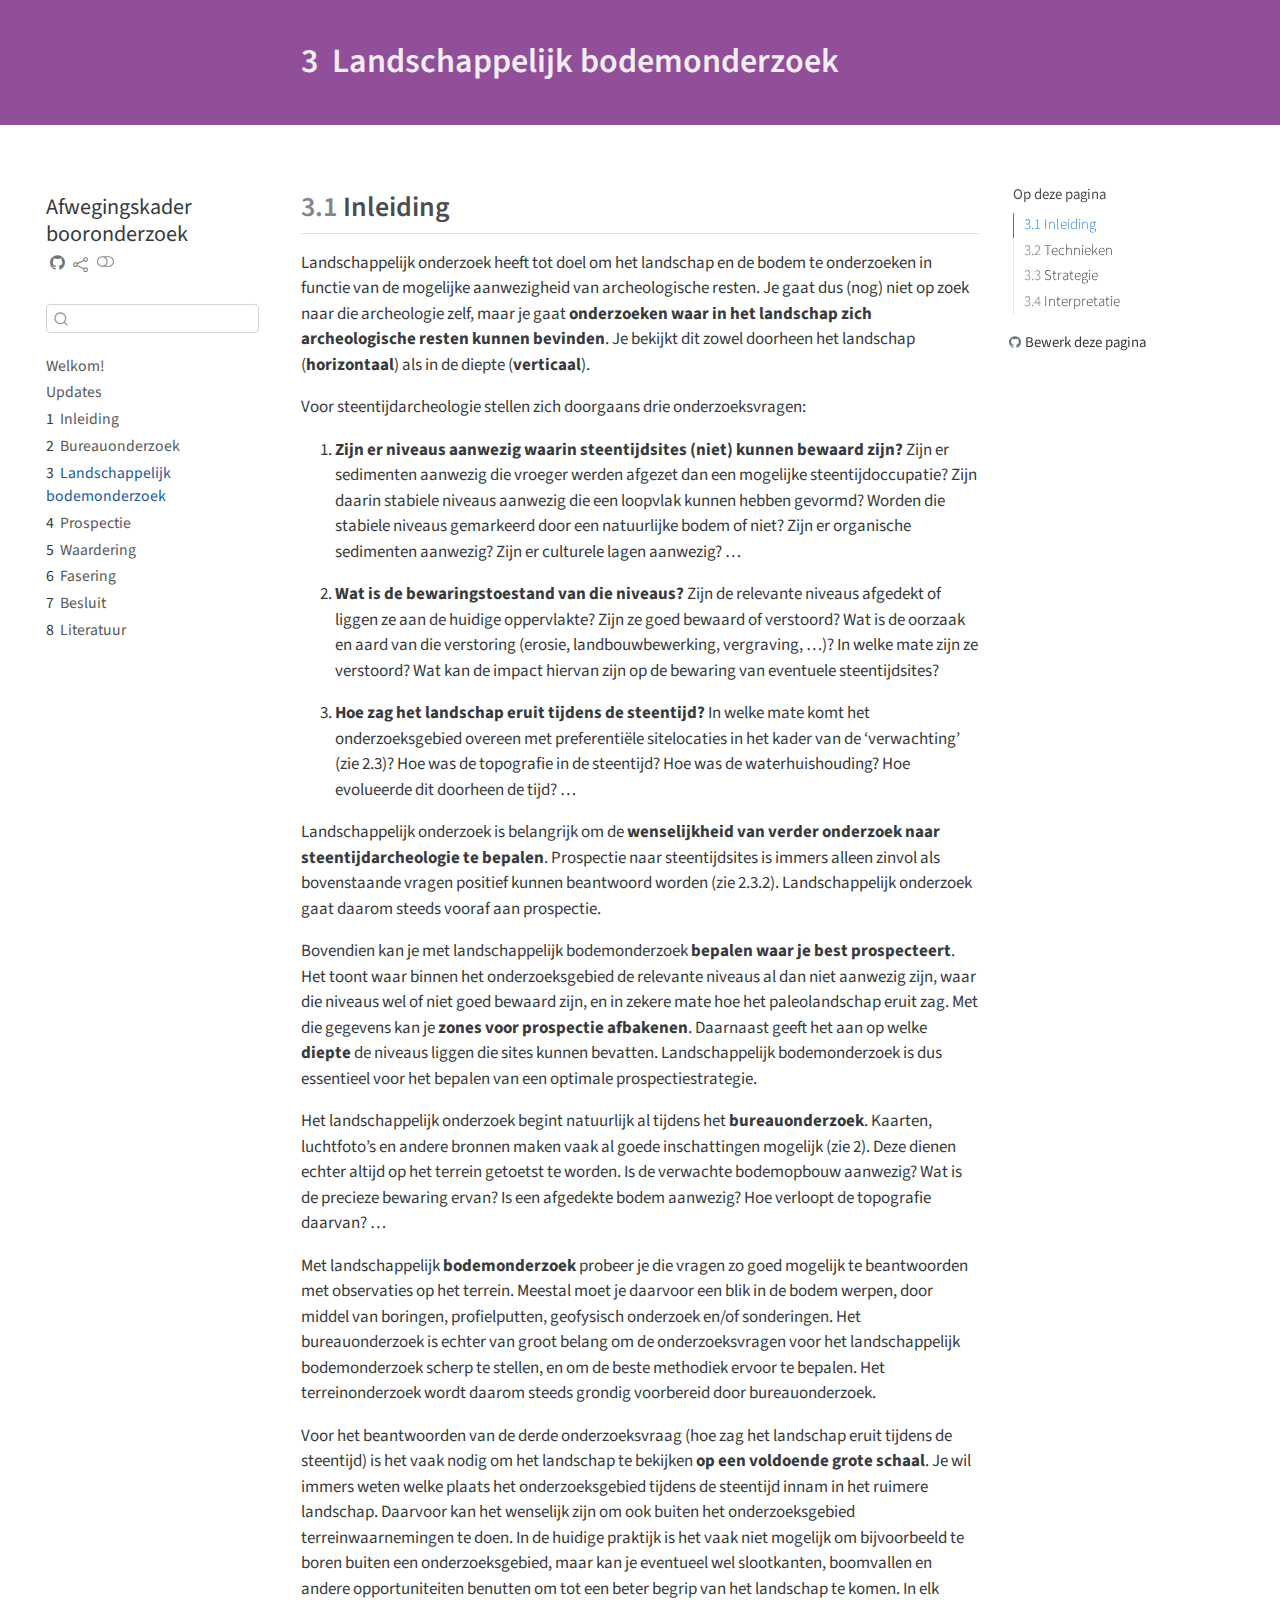
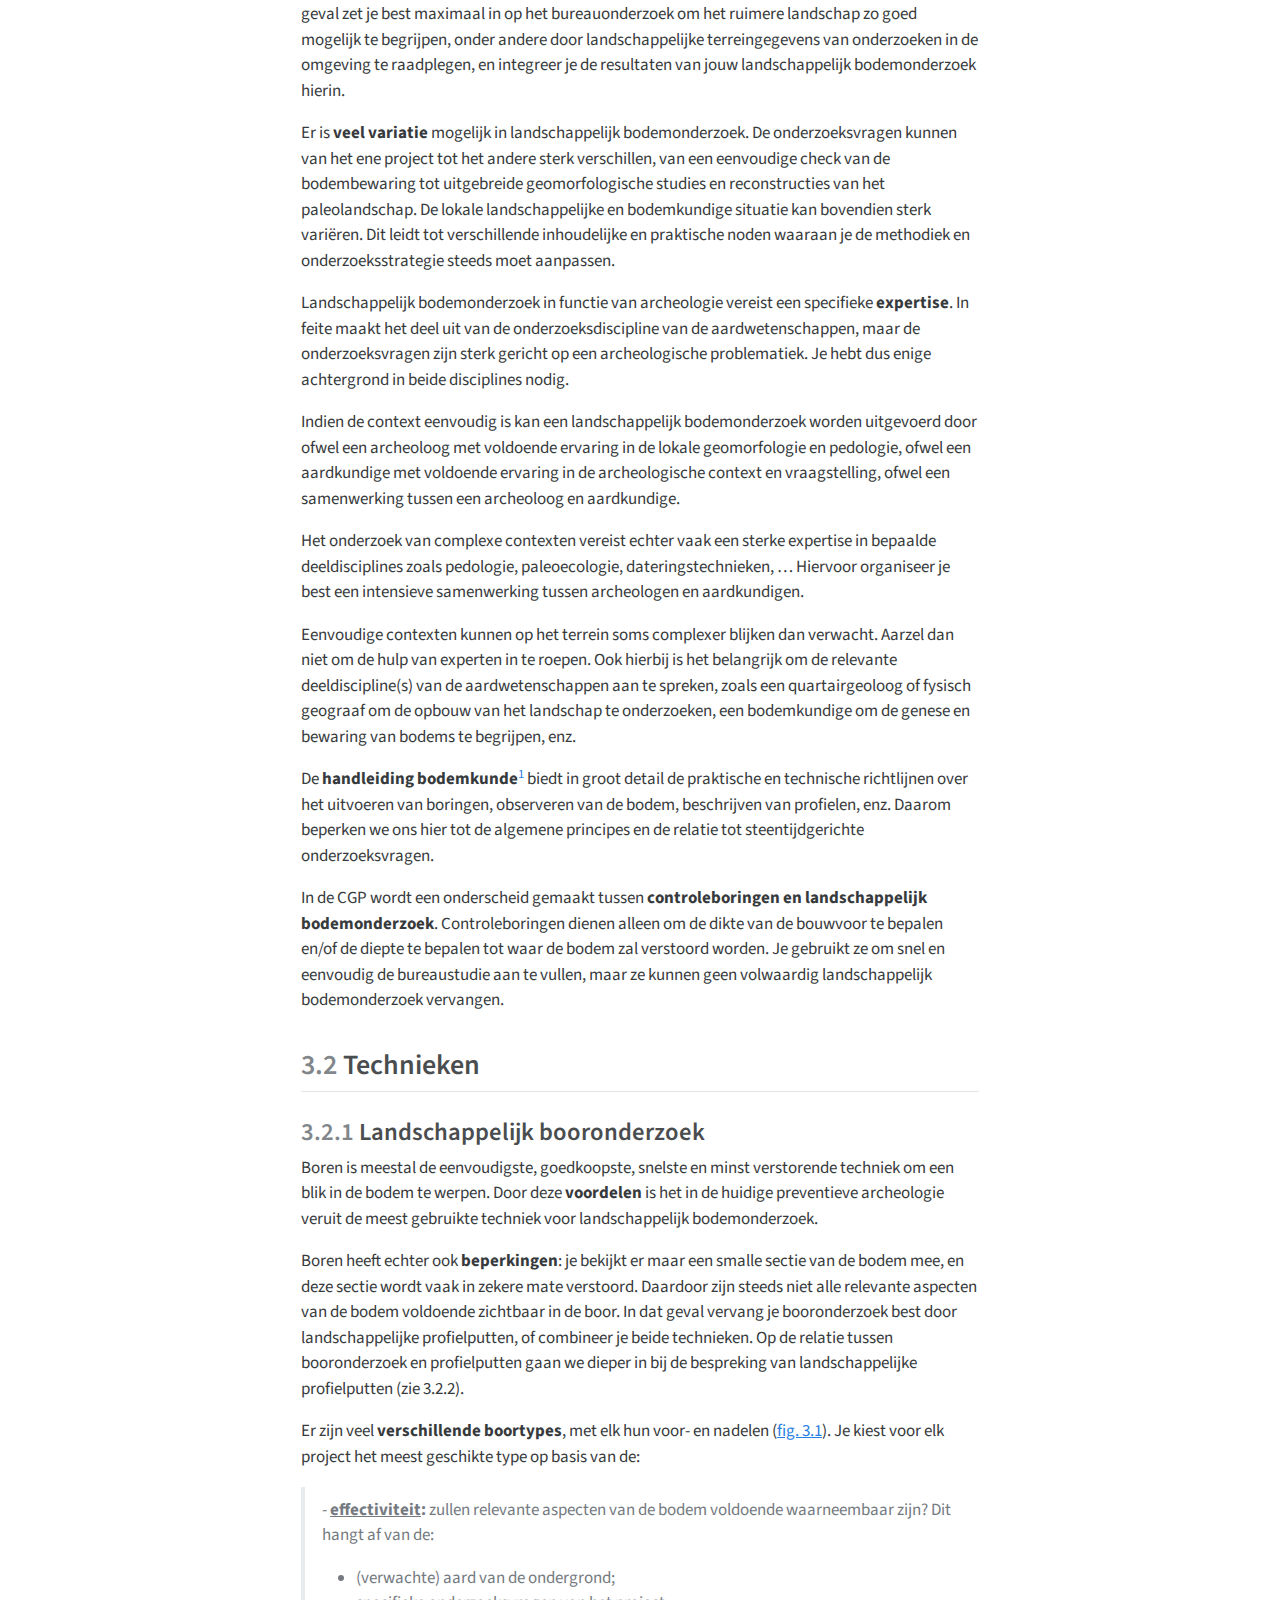
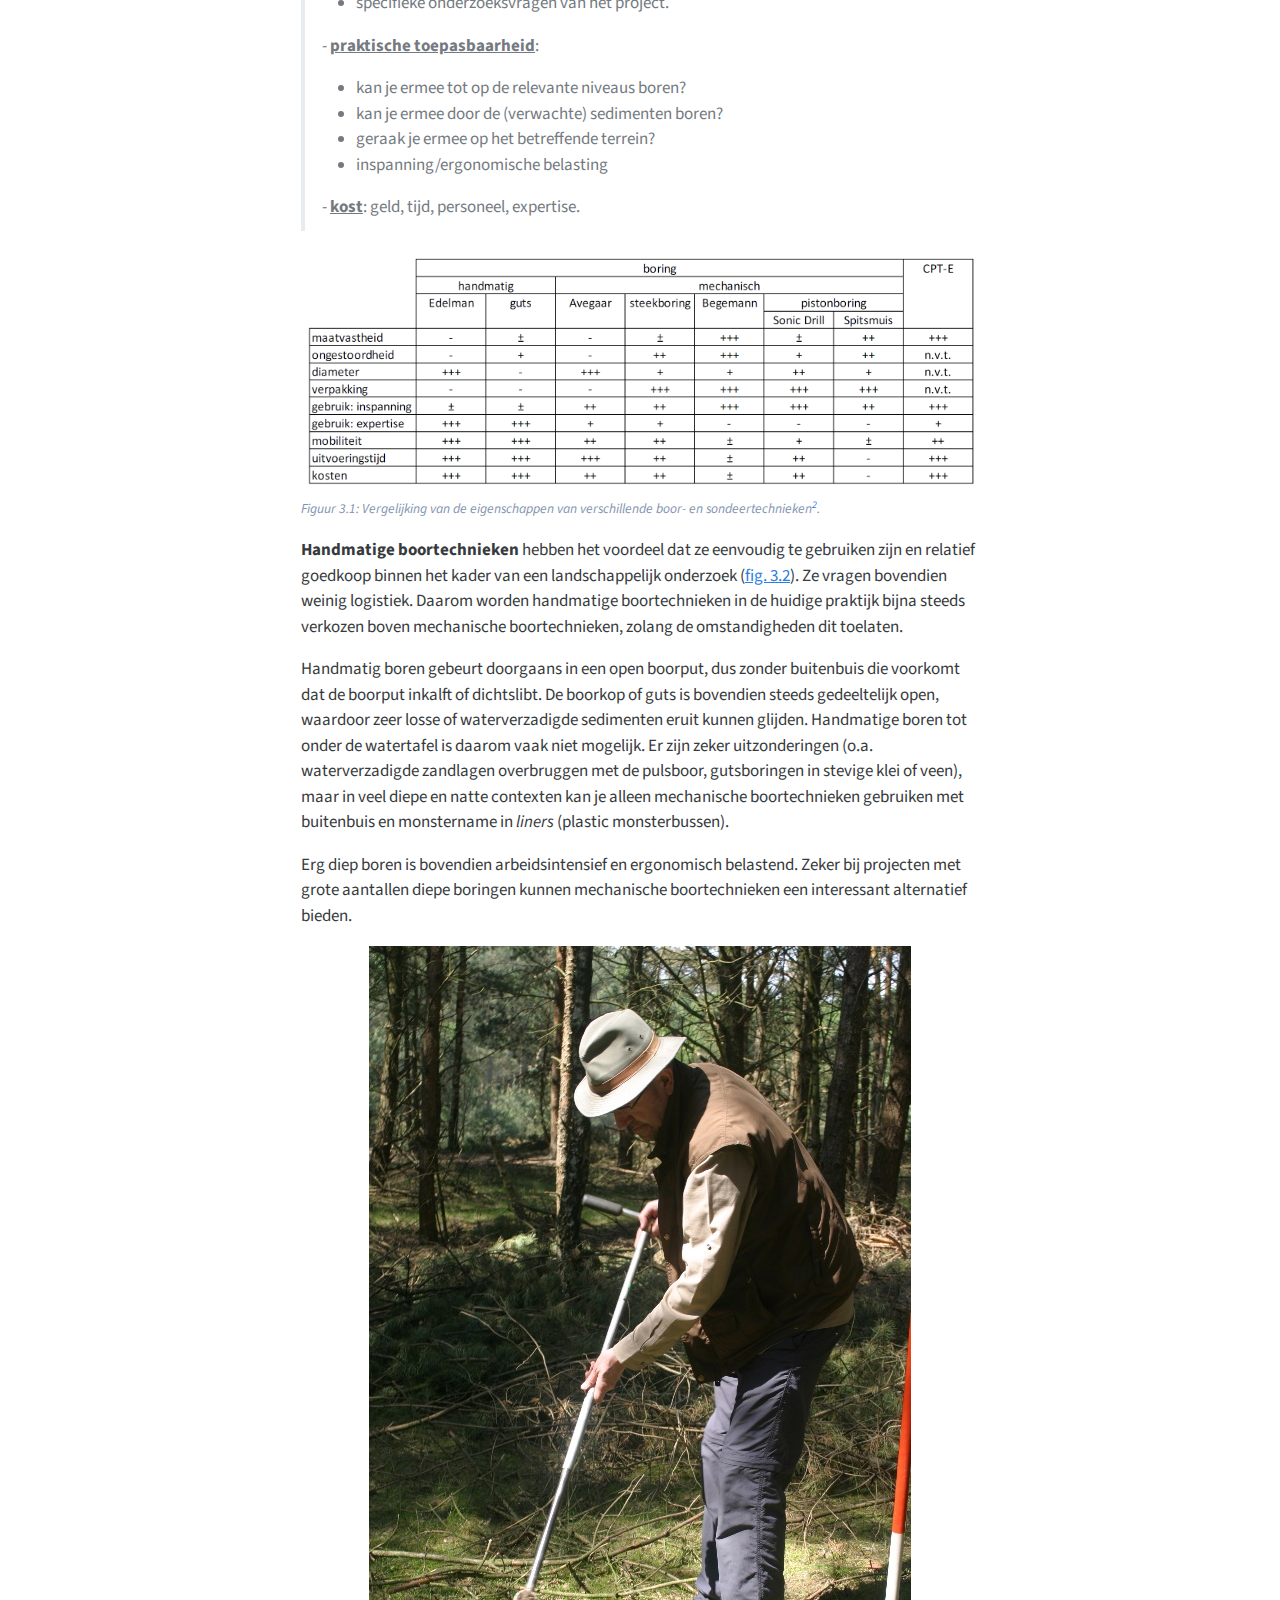
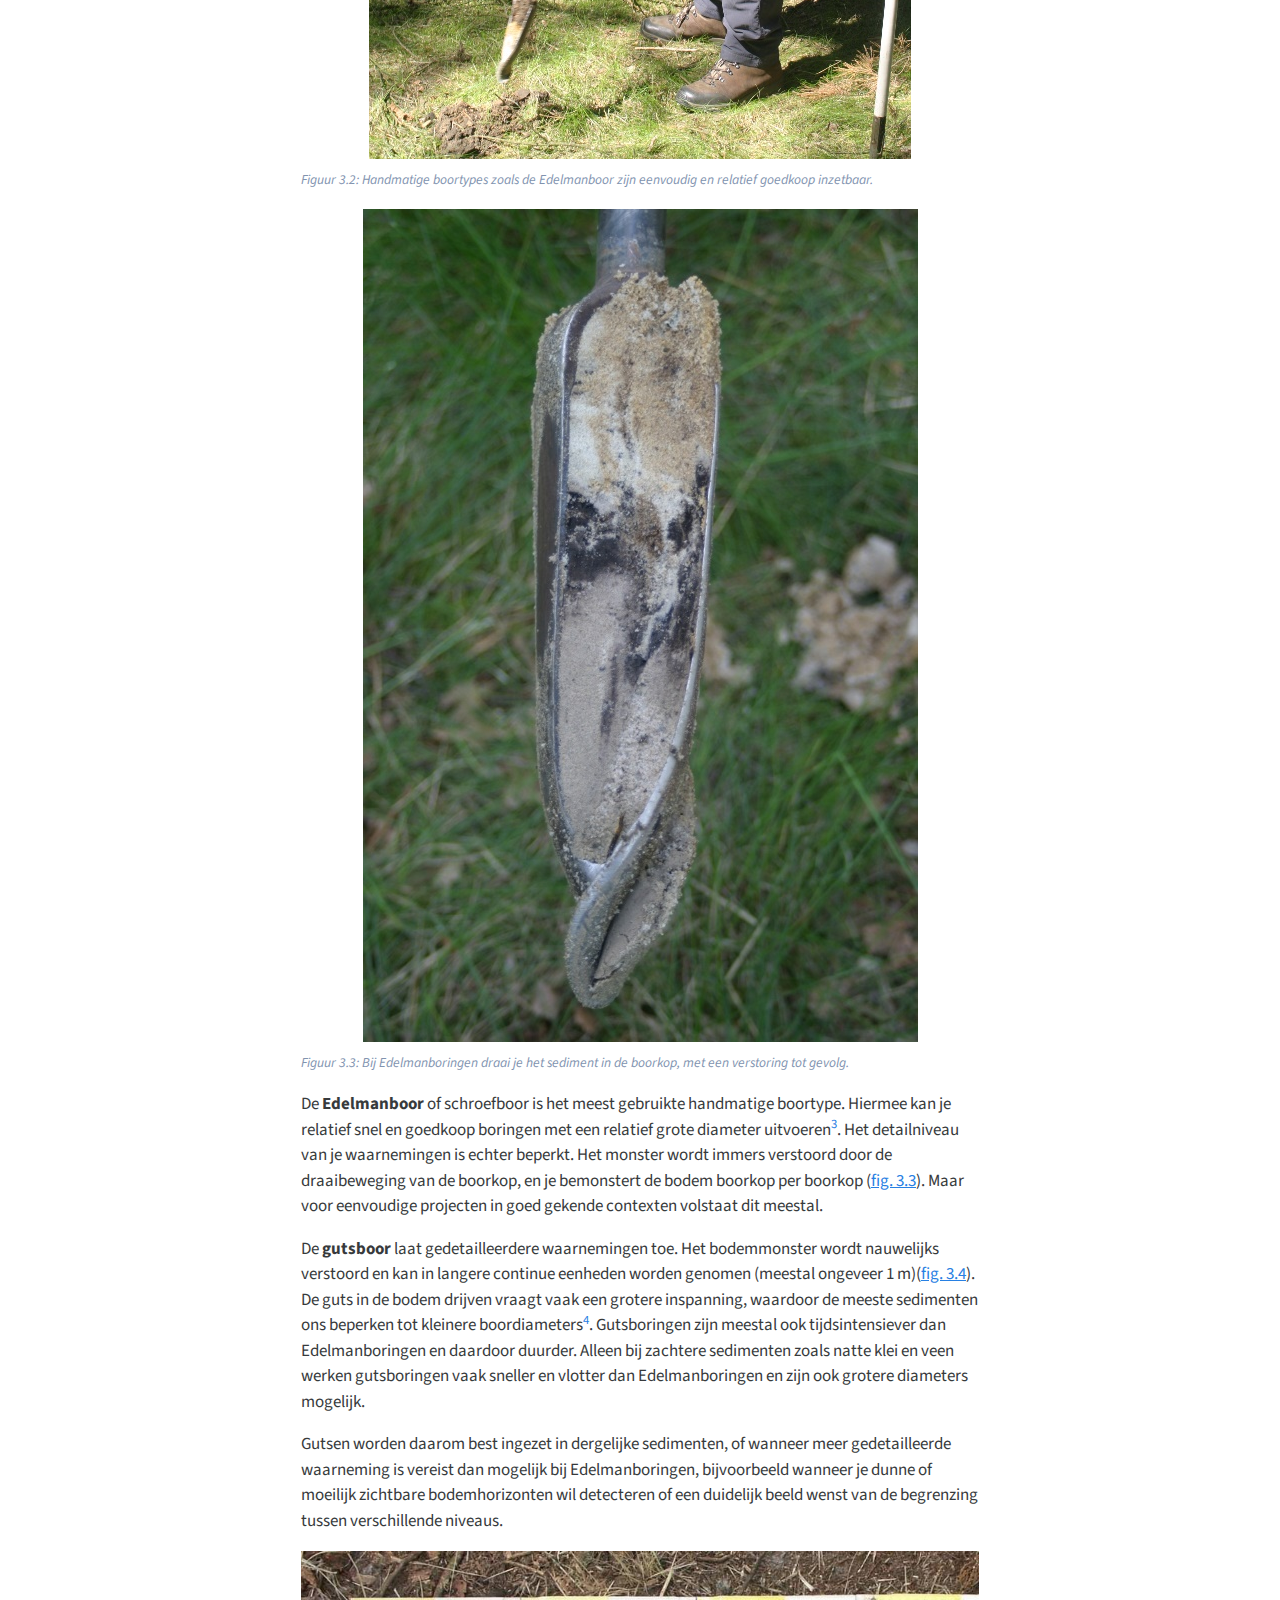
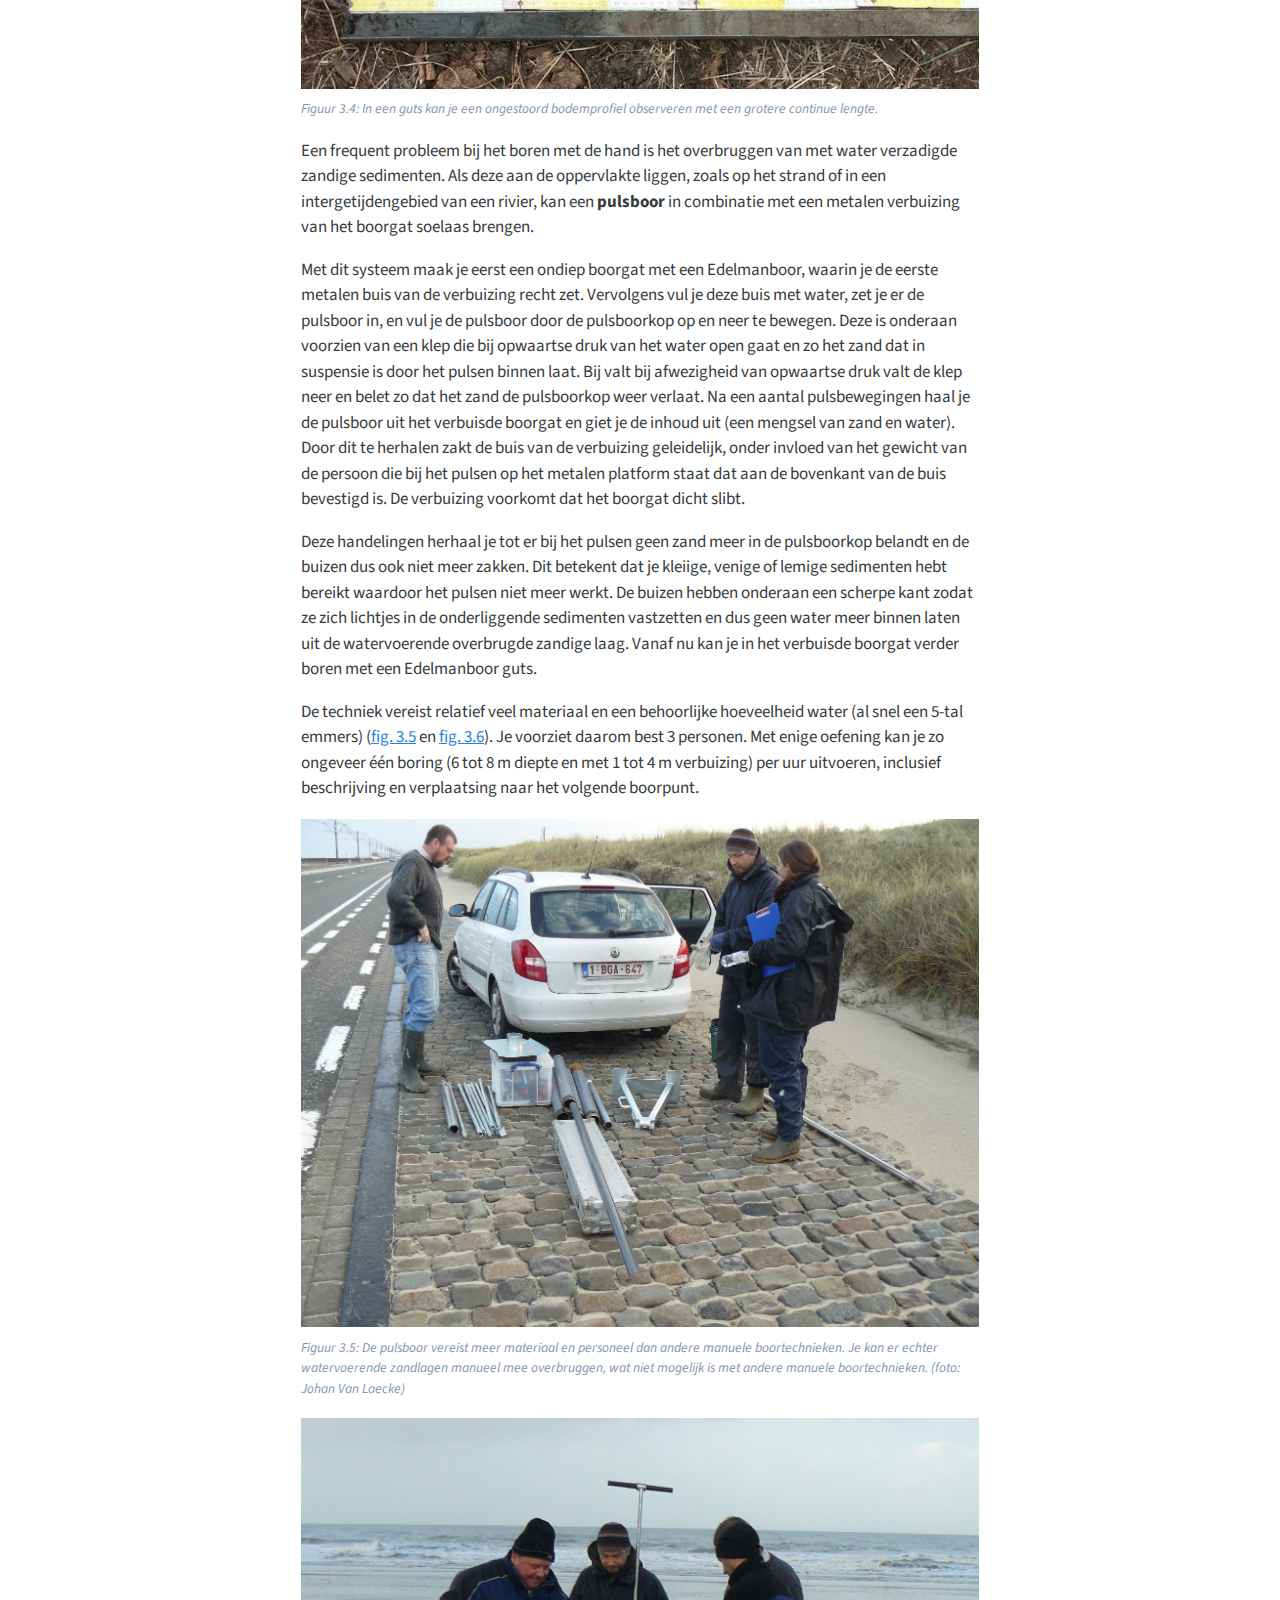
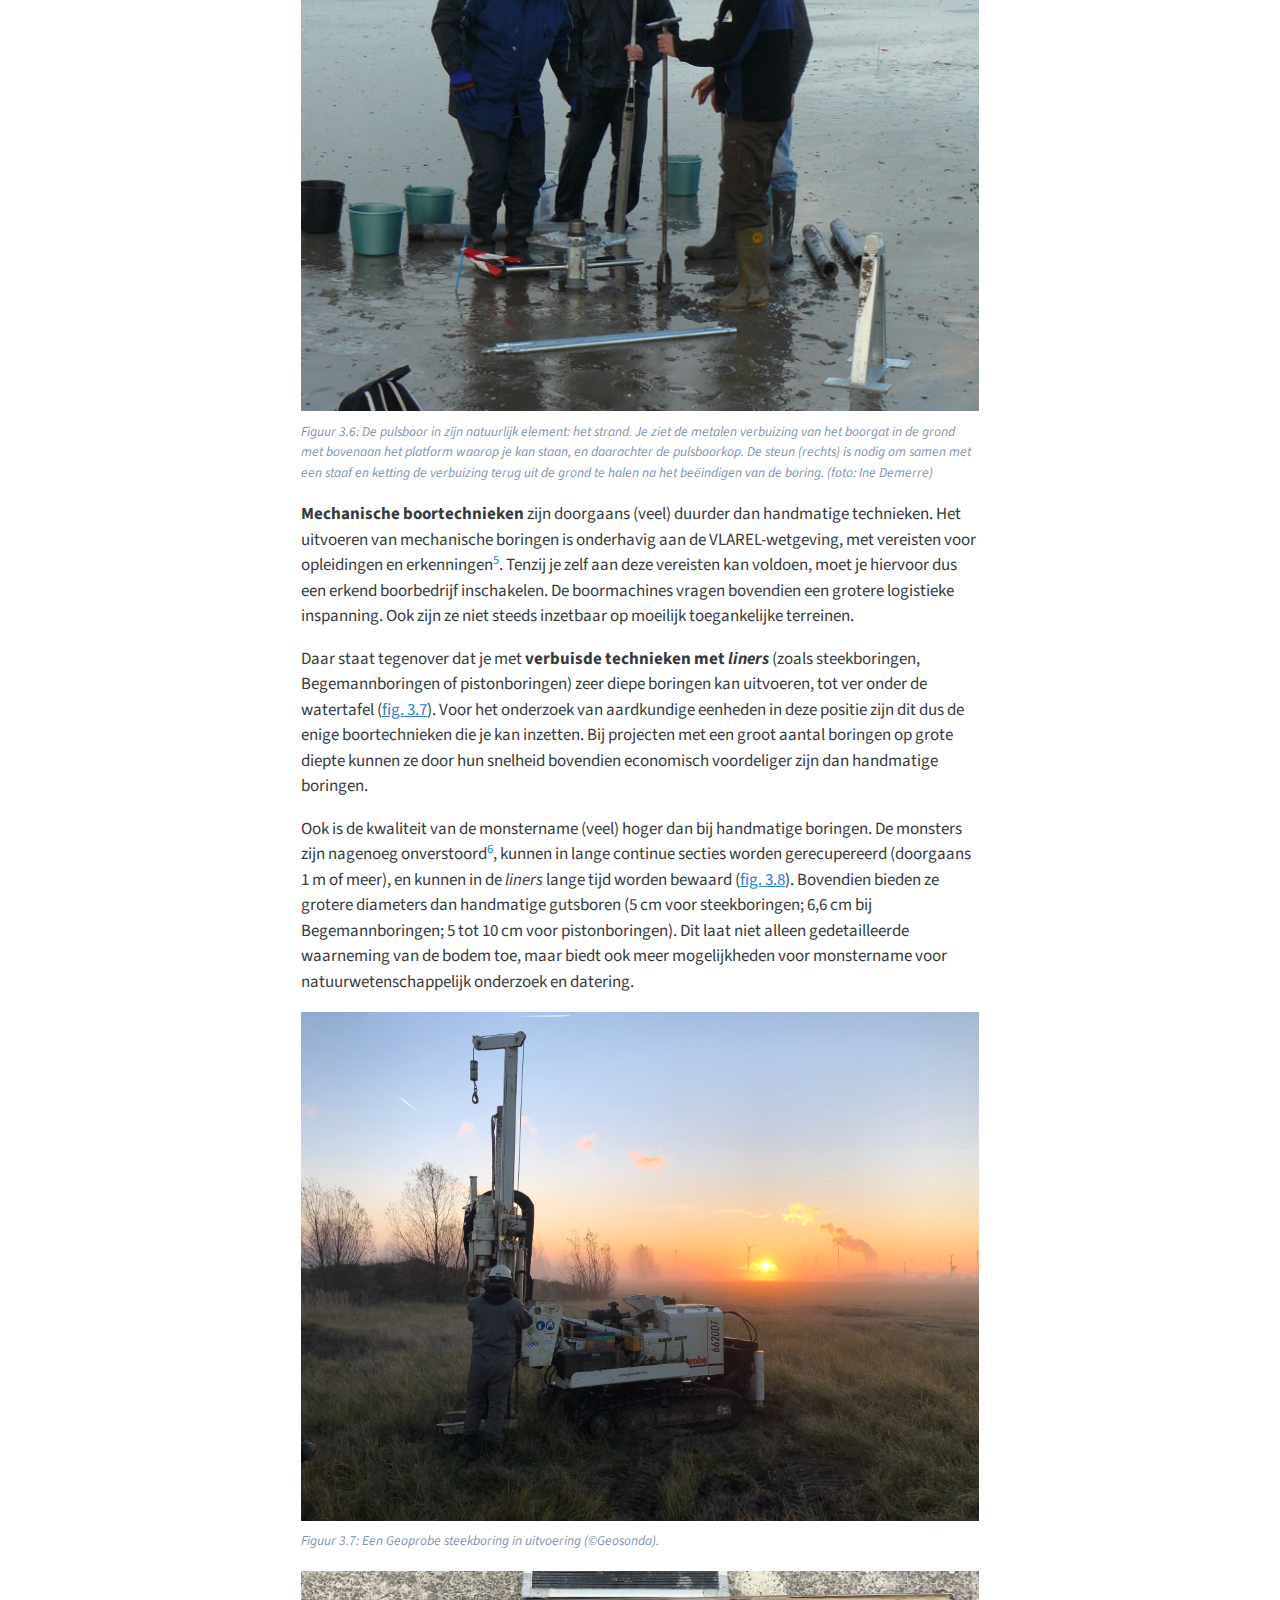
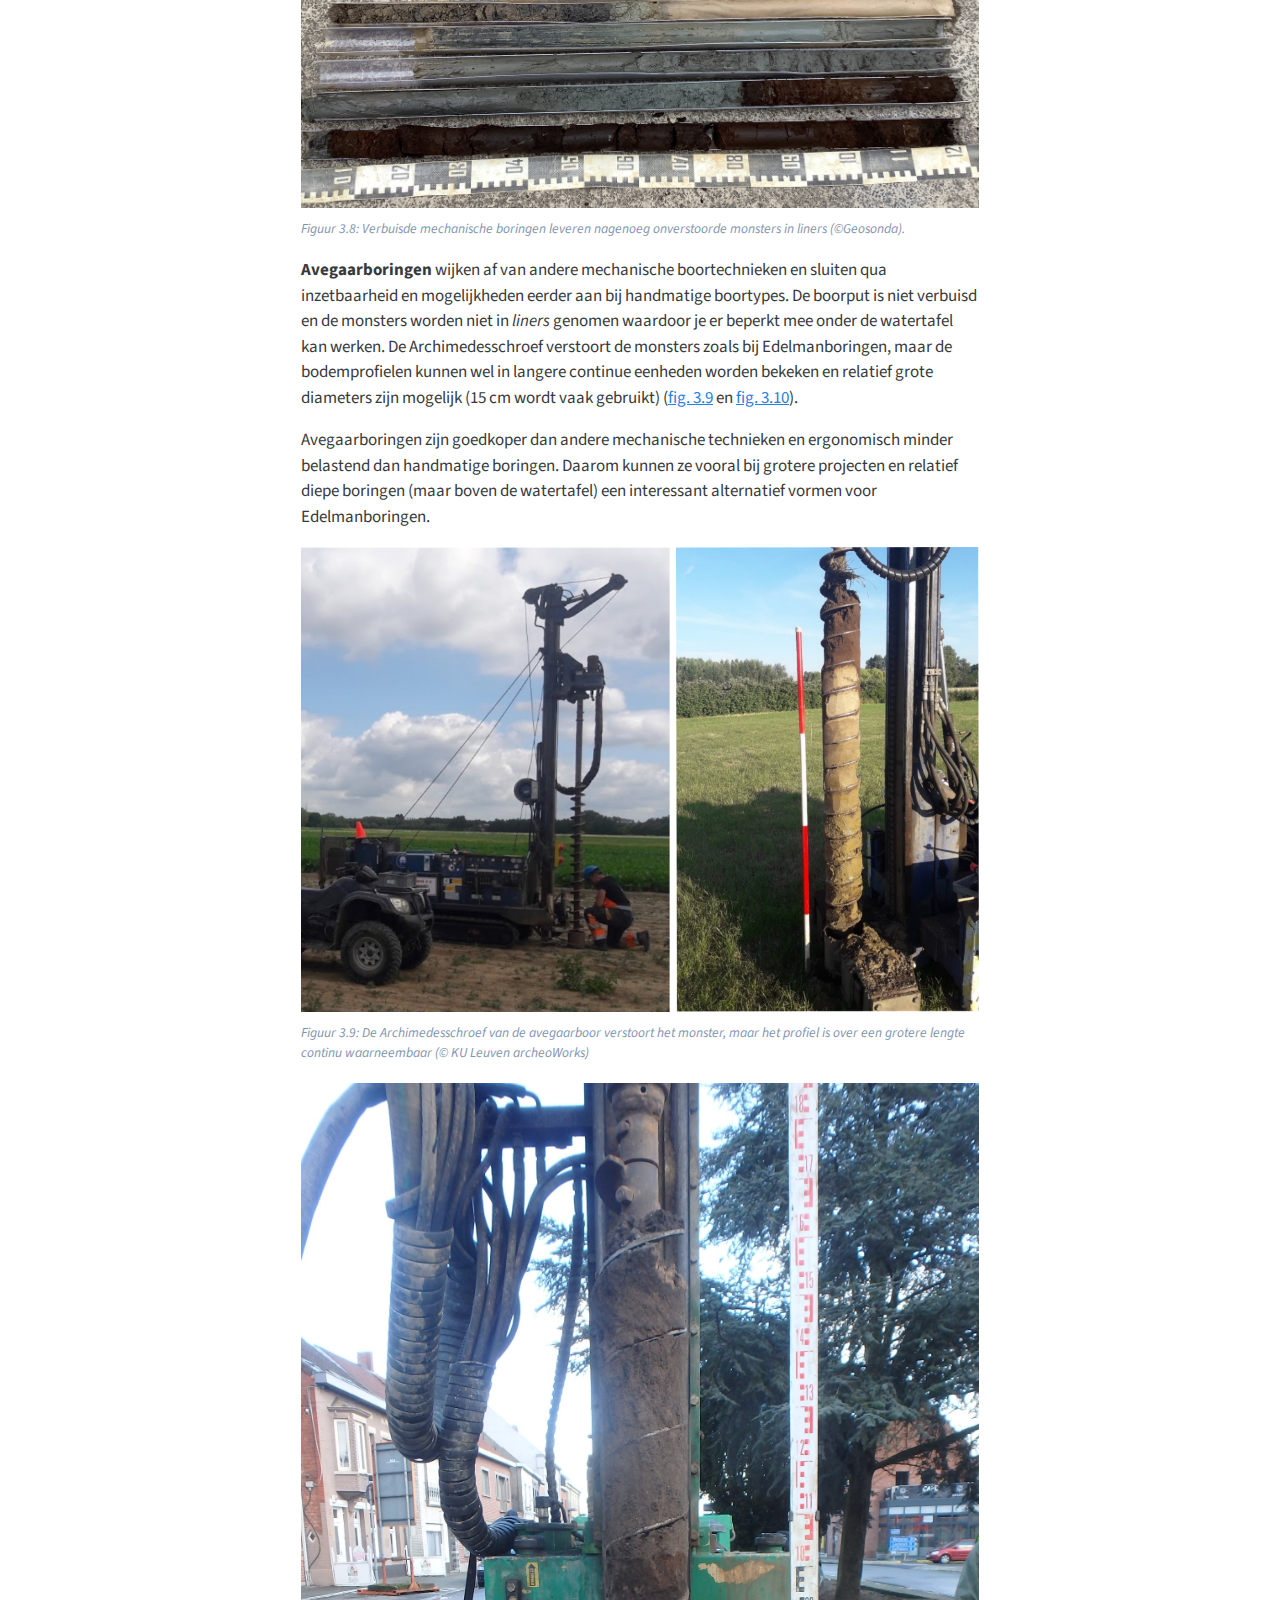
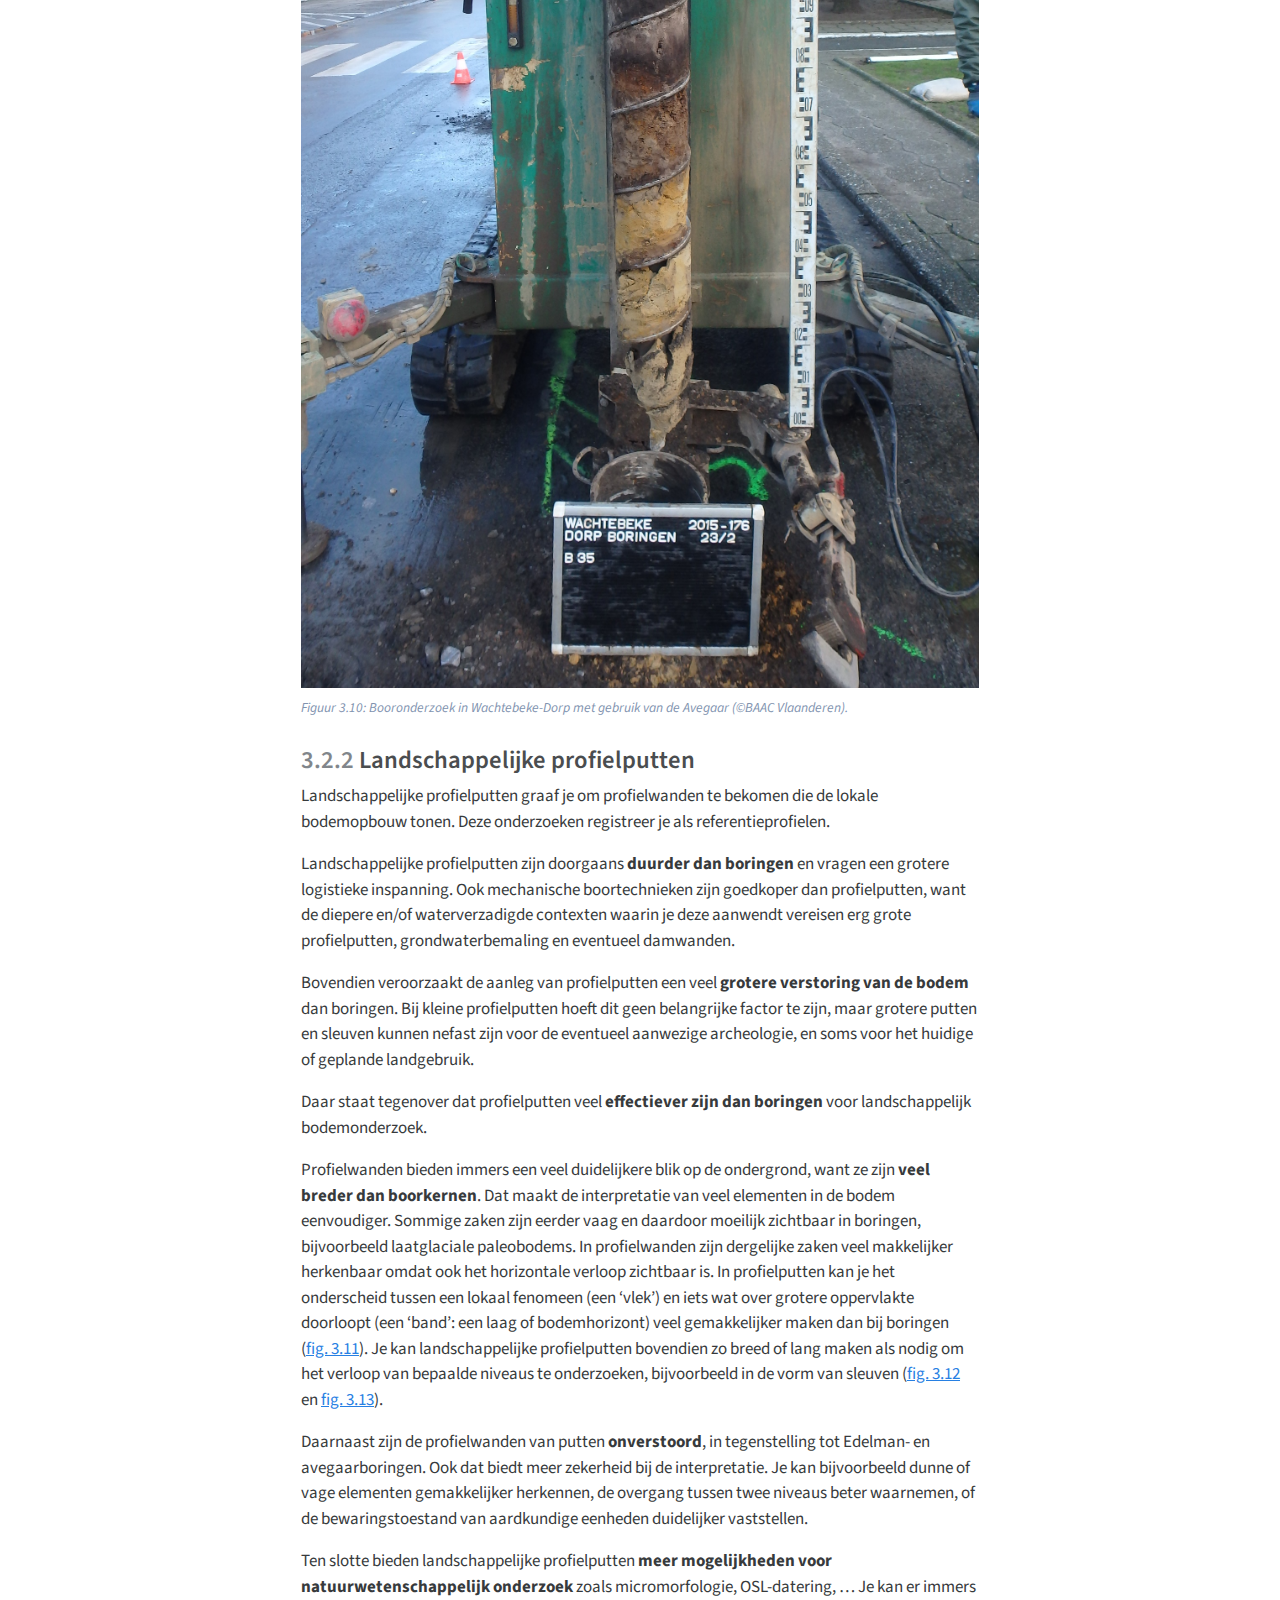
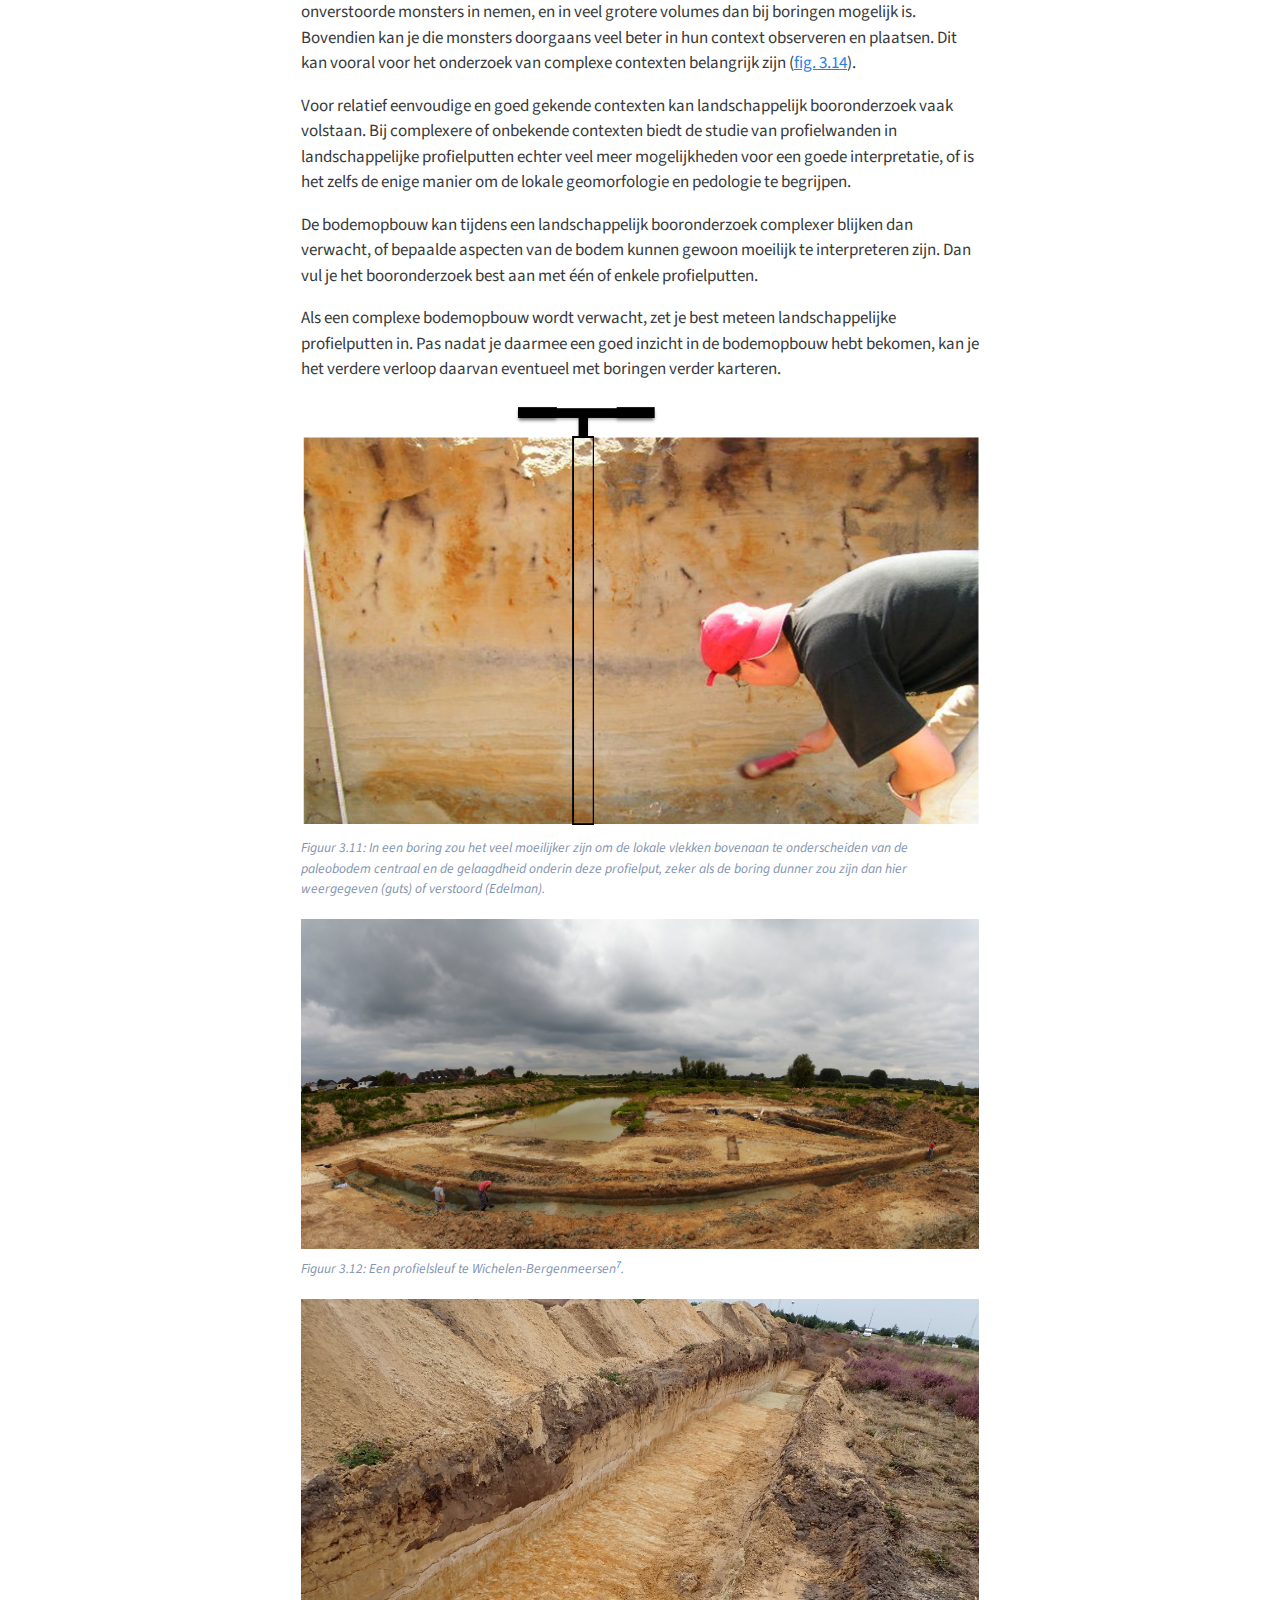
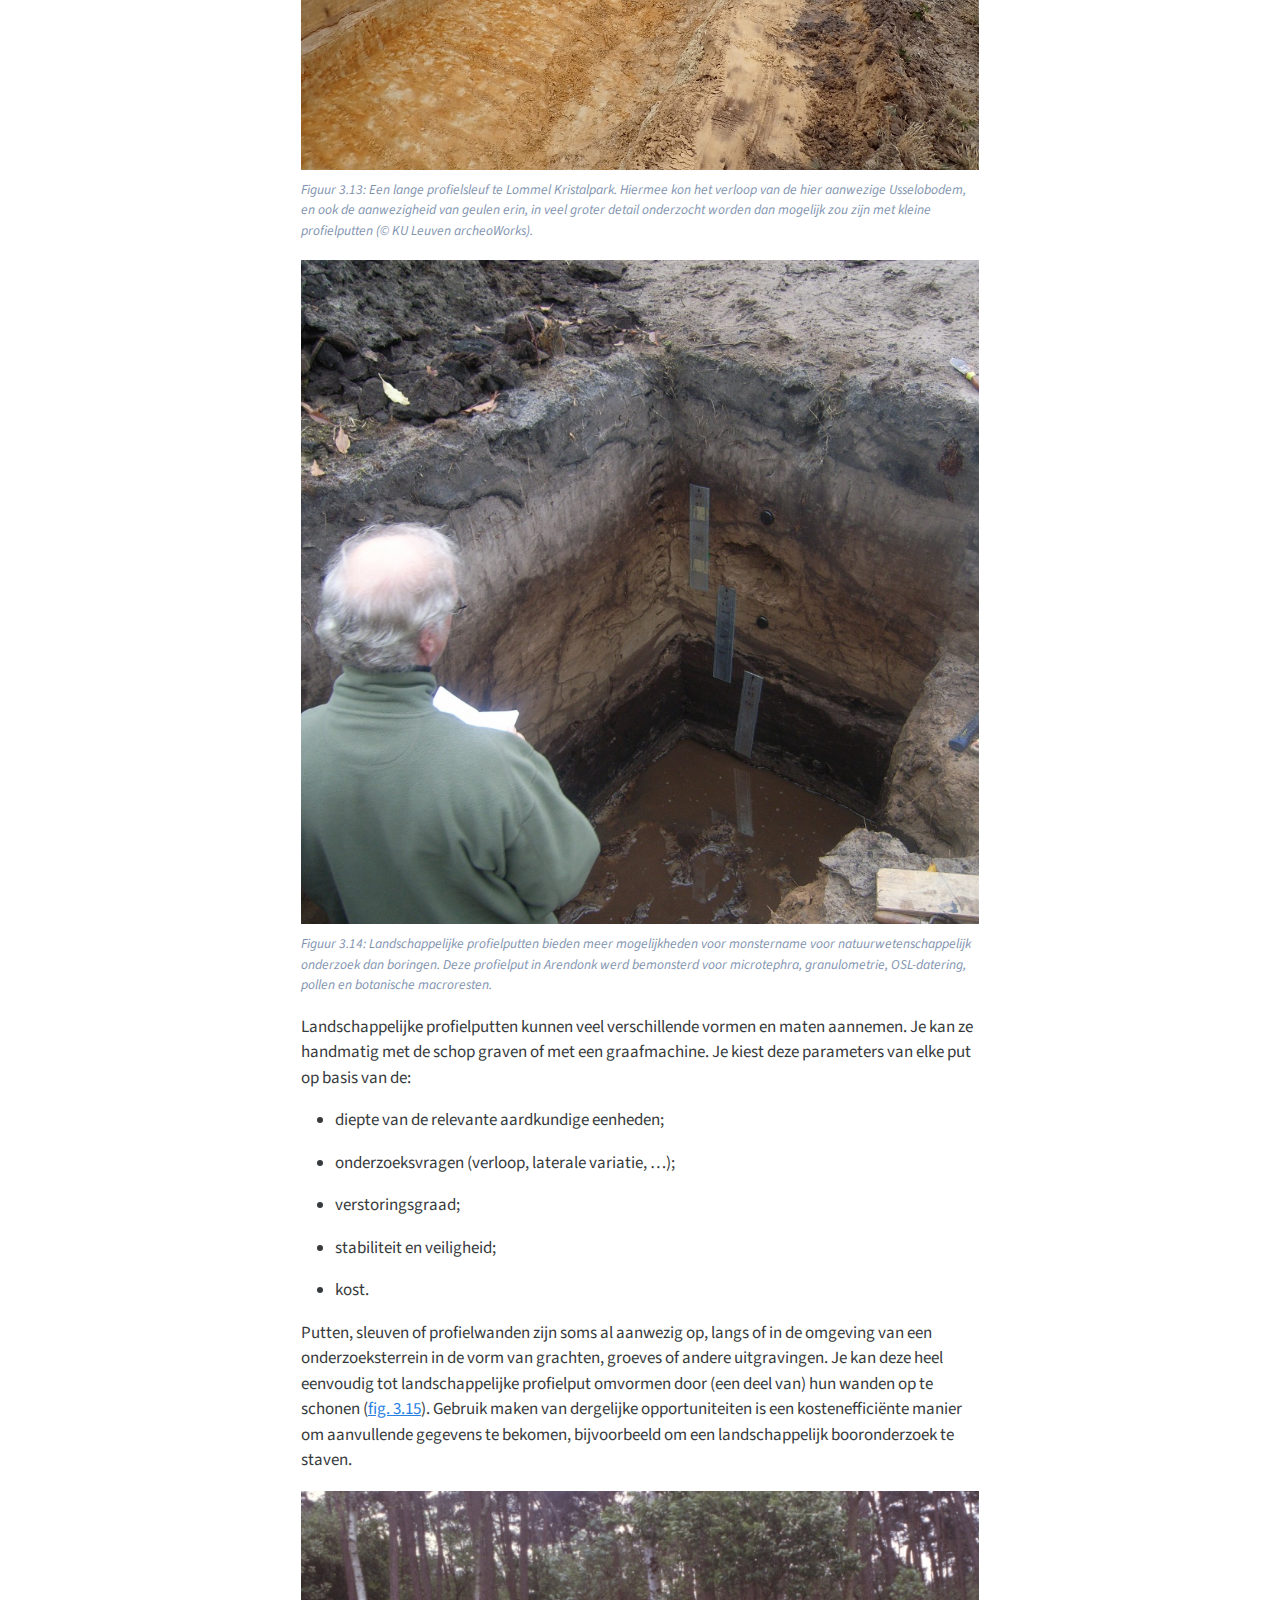
<file: docs/03_landschappelijk.html>
<!DOCTYPE html>
<html xmlns="http://www.w3.org/1999/xhtml" lang="nl" xml:lang="nl"><head>

<meta charset="utf-8">
<meta name="generator" content="quarto-1.3.450">

<meta name="viewport" content="width=device-width, initial-scale=1.0, user-scalable=yes">


<title>Afwegingskader booronderzoek - 3&nbsp; Landschappelijk bodemonderzoek</title>
<style>
code{white-space: pre-wrap;}
span.smallcaps{font-variant: small-caps;}
div.columns{display: flex; gap: min(4vw, 1.5em);}
div.column{flex: auto; overflow-x: auto;}
div.hanging-indent{margin-left: 1.5em; text-indent: -1.5em;}
ul.task-list{list-style: none;}
ul.task-list li input[type="checkbox"] {
  width: 0.8em;
  margin: 0 0.8em 0.2em -1em; /* quarto-specific, see https://github.com/quarto-dev/quarto-cli/issues/4556 */ 
  vertical-align: middle;
}
</style>


<script src="site_libs/quarto-nav/quarto-nav.js"></script>
<script src="site_libs/quarto-nav/headroom.min.js"></script>
<script src="site_libs/clipboard/clipboard.min.js"></script>
<script src="site_libs/quarto-search/autocomplete.umd.js"></script>
<script src="site_libs/quarto-search/fuse.min.js"></script>
<script src="site_libs/quarto-search/quarto-search.js"></script>
<meta name="quarto:offset" content="./">
<link href="./04_prospectie.html" rel="next">
<link href="./02_bureauonderzoek.html" rel="prev">
<script src="site_libs/quarto-html/quarto.js"></script>
<script src="site_libs/quarto-html/popper.min.js"></script>
<script src="site_libs/quarto-html/tippy.umd.min.js"></script>
<script src="site_libs/quarto-html/anchor.min.js"></script>
<link href="site_libs/quarto-html/tippy.css" rel="stylesheet">
<link href="site_libs/quarto-html/quarto-syntax-highlighting.css" rel="stylesheet" class="quarto-color-scheme" id="quarto-text-highlighting-styles">
<link href="site_libs/quarto-html/quarto-syntax-highlighting-dark.css" rel="prefetch" class="quarto-color-scheme quarto-color-alternate" id="quarto-text-highlighting-styles">
<script src="site_libs/bootstrap/bootstrap.min.js"></script>
<link href="site_libs/bootstrap/bootstrap-icons.css" rel="stylesheet">
<link href="site_libs/bootstrap/bootstrap.min.css" rel="stylesheet" class="quarto-color-scheme" id="quarto-bootstrap" data-mode="light">
<link href="site_libs/bootstrap/bootstrap-dark.min.css" rel="prefetch" class="quarto-color-scheme quarto-color-alternate" id="quarto-bootstrap" data-mode="dark">
<script id="quarto-search-options" type="application/json">{
  "location": "sidebar",
  "copy-button": false,
  "collapse-after": 3,
  "panel-placement": "start",
  "type": "textbox",
  "limit": 20,
  "language": {
    "search-no-results-text": "Geen resultaat",
    "search-matching-documents-text": "Gevonden documenten",
    "search-copy-link-title": "Kopieer link om te zoeken",
    "search-hide-matches-text": "Extra overeenkomsten verbergen",
    "search-more-match-text": "meer overeenkomst in dit document",
    "search-more-matches-text": "meer overeenkomsten in dit document",
    "search-clear-button-title": "Wissen",
    "search-detached-cancel-button-title": "Annuleren",
    "search-submit-button-title": "Verzenden",
    "search-label": "Zoeken"
  }
}</script>
<script async="" src="https://www.googletagmanager.com/gtag/js?id=G-WFNTWBH9Q4"></script>

<script type="text/javascript">

window.dataLayer = window.dataLayer || [];
function gtag(){dataLayer.push(arguments);}
gtag('js', new Date());
gtag('config', 'G-WFNTWBH9Q4', { 'anonymize_ip': true});
</script>
<style>

      .quarto-title-block .quarto-title-banner h1,
      .quarto-title-block .quarto-title-banner h2,
      .quarto-title-block .quarto-title-banner h3,
      .quarto-title-block .quarto-title-banner h4,
      .quarto-title-block .quarto-title-banner h5,
      .quarto-title-block .quarto-title-banner h6
      {
        color: #FFFFFF;
      }

      .quarto-title-block .quarto-title-banner {
        color: #FFFFFF;
background: #914f9a;
      }
</style>


<meta name="twitter:title" content="Afwegingskader booronderzoek - 3&nbsp; Landschappelijk bodemonderzoek">
<meta name="twitter:description" content="">
<meta name="twitter:image" content="/docs/figuren/image217.jpeg">
<meta name="twitter:card" content="summary_large_image">
</head>

<body class="nav-sidebar floating">

<div id="quarto-search-results"></div>
  <header id="quarto-header" class="headroom fixed-top">
  <nav class="quarto-secondary-nav">
    <div class="container-fluid d-flex">
      <button type="button" class="quarto-btn-toggle btn" data-bs-toggle="collapse" data-bs-target="#quarto-sidebar,#quarto-sidebar-glass" aria-controls="quarto-sidebar" aria-expanded="false" aria-label="Schakel zijbalk in" onclick="if (window.quartoToggleHeadroom) { window.quartoToggleHeadroom(); }">
        <i class="bi bi-layout-text-sidebar-reverse"></i>
      </button>
      <nav class="quarto-page-breadcrumbs" aria-label="breadcrumb"><ol class="breadcrumb"><li class="breadcrumb-item"><a href="./03_landschappelijk.html"><span class="chapter-number">3</span>&nbsp; <span class="chapter-title">Landschappelijk bodemonderzoek</span></a></li></ol></nav>
      <a class="flex-grow-1" role="button" data-bs-toggle="collapse" data-bs-target="#quarto-sidebar,#quarto-sidebar-glass" aria-controls="quarto-sidebar" aria-expanded="false" aria-label="Schakel zijbalk in" onclick="if (window.quartoToggleHeadroom) { window.quartoToggleHeadroom(); }">      
      </a>
      <button type="button" class="btn quarto-search-button" aria-label="" onclick="window.quartoOpenSearch();">
        <i class="bi bi-search"></i>
      </button>
    </div>
  </nav>
</header>
<!-- content -->
<header id="title-block-header" class="quarto-title-block default page-columns page-full">
  <div class="quarto-title-banner page-columns page-full">
    <div class="quarto-title column-body">
      <h1 class="title"><span class="chapter-number">3</span>&nbsp; <span class="chapter-title">Landschappelijk bodemonderzoek</span></h1>
                      </div>
  </div>
    
  
  <div class="quarto-title-meta">

      
    
      
    </div>
    
  
  </header><div id="quarto-content" class="quarto-container page-columns page-rows-contents page-layout-article">
<!-- sidebar -->
  <nav id="quarto-sidebar" class="sidebar collapse collapse-horizontal sidebar-navigation floating overflow-auto">
    <div class="pt-lg-2 mt-2 text-left sidebar-header">
    <div class="sidebar-title mb-0 py-0">
      <a href="./">Afwegingskader booronderzoek</a> 
        <div class="sidebar-tools-main tools-wide">
    <a href="https://github.com/ErfgoedPublicaties/AKOE-11-Booronderzoek" rel="" title="Source Code" class="quarto-navigation-tool px-1" aria-label="Source Code"><i class="bi bi-github"></i></a>
    <div class="dropdown">
      <a href="" title="Share" id="quarto-navigation-tool-dropdown-0" class="quarto-navigation-tool dropdown-toggle px-1" data-bs-toggle="dropdown" aria-expanded="false" aria-label="Share"><i class="bi bi-share"></i></a>
      <ul class="dropdown-menu" aria-labelledby="quarto-navigation-tool-dropdown-0">
          <li>
            <a class="dropdown-item sidebar-tools-main-item" href="https://twitter.com/intent/tweet?url=|url|">
              <i class="bi bi-bi-twitter pe-1"></i>
            Twitter
            </a>
          </li>
          <li>
            <a class="dropdown-item sidebar-tools-main-item" href="https://www.facebook.com/sharer/sharer.php?u=|url|">
              <i class="bi bi-bi-facebook pe-1"></i>
            Facebook
            </a>
          </li>
          <li>
            <a class="dropdown-item sidebar-tools-main-item" href="https://www.linkedin.com/sharing/share-offsite/?url=|url|">
              <i class="bi bi-bi-linkedin pe-1"></i>
            LinkedIn
            </a>
          </li>
      </ul>
    </div>
  <a href="" class="quarto-color-scheme-toggle quarto-navigation-tool  px-1" onclick="window.quartoToggleColorScheme(); return false;" title="Schakel donkere modus in"><i class="bi"></i></a>
</div>
    </div>
      </div>
        <div class="mt-2 flex-shrink-0 align-items-center">
        <div class="sidebar-search">
        <div id="quarto-search" class="" title="Zoeken"></div>
        </div>
        </div>
    <div class="sidebar-menu-container"> 
    <ul class="list-unstyled mt-1">
        <li class="sidebar-item">
  <div class="sidebar-item-container"> 
  <a href="./index.html" class="sidebar-item-text sidebar-link">
 <span class="menu-text">Welkom!</span></a>
  </div>
</li>
        <li class="sidebar-item">
  <div class="sidebar-item-container"> 
  <a href="./updates.html" class="sidebar-item-text sidebar-link">
 <span class="menu-text">Updates</span></a>
  </div>
</li>
        <li class="sidebar-item">
  <div class="sidebar-item-container"> 
  <a href="./01_inleiding.html" class="sidebar-item-text sidebar-link">
 <span class="menu-text"><span class="chapter-number">1</span>&nbsp; <span class="chapter-title">Inleiding</span></span></a>
  </div>
</li>
        <li class="sidebar-item">
  <div class="sidebar-item-container"> 
  <a href="./02_bureauonderzoek.html" class="sidebar-item-text sidebar-link">
 <span class="menu-text"><span class="chapter-number">2</span>&nbsp; <span class="chapter-title">Bureauonderzoek</span></span></a>
  </div>
</li>
        <li class="sidebar-item">
  <div class="sidebar-item-container"> 
  <a href="./03_landschappelijk.html" class="sidebar-item-text sidebar-link active">
 <span class="menu-text"><span class="chapter-number">3</span>&nbsp; <span class="chapter-title">Landschappelijk bodemonderzoek</span></span></a>
  </div>
</li>
        <li class="sidebar-item">
  <div class="sidebar-item-container"> 
  <a href="./04_prospectie.html" class="sidebar-item-text sidebar-link">
 <span class="menu-text"><span class="chapter-number">4</span>&nbsp; <span class="chapter-title">Prospectie</span></span></a>
  </div>
</li>
        <li class="sidebar-item">
  <div class="sidebar-item-container"> 
  <a href="./05_waardering.html" class="sidebar-item-text sidebar-link">
 <span class="menu-text"><span class="chapter-number">5</span>&nbsp; <span class="chapter-title">Waardering</span></span></a>
  </div>
</li>
        <li class="sidebar-item">
  <div class="sidebar-item-container"> 
  <a href="./06_fasering.html" class="sidebar-item-text sidebar-link">
 <span class="menu-text"><span class="chapter-number">6</span>&nbsp; <span class="chapter-title">Fasering</span></span></a>
  </div>
</li>
        <li class="sidebar-item">
  <div class="sidebar-item-container"> 
  <a href="./07_besluit.html" class="sidebar-item-text sidebar-link">
 <span class="menu-text"><span class="chapter-number">7</span>&nbsp; <span class="chapter-title">Besluit</span></span></a>
  </div>
</li>
        <li class="sidebar-item">
  <div class="sidebar-item-container"> 
  <a href="./literatuur.html" class="sidebar-item-text sidebar-link">
 <span class="menu-text"><span class="chapter-number">8</span>&nbsp; <span class="chapter-title">Literatuur</span></span></a>
  </div>
</li>
    </ul>
    </div>
</nav>
<div id="quarto-sidebar-glass" data-bs-toggle="collapse" data-bs-target="#quarto-sidebar,#quarto-sidebar-glass"></div>
<!-- margin-sidebar -->
    <div id="quarto-margin-sidebar" class="sidebar margin-sidebar">
        <nav id="TOC" role="doc-toc" class="toc-active">
    <h2 id="toc-title">Op deze pagina</h2>
   
  <ul>
  <li><a href="#inleiding" id="toc-inleiding" class="nav-link active" data-scroll-target="#inleiding"><span class="header-section-number">3.1</span> Inleiding</a></li>
  <li><a href="#technieken" id="toc-technieken" class="nav-link" data-scroll-target="#technieken"><span class="header-section-number">3.2</span> Technieken</a>
  <ul>
  <li><a href="#landschappelijk-booronderzoek" id="toc-landschappelijk-booronderzoek" class="nav-link" data-scroll-target="#landschappelijk-booronderzoek"><span class="header-section-number">3.2.1</span> Landschappelijk booronderzoek</a></li>
  <li><a href="#landschappelijke-profielputten" id="toc-landschappelijke-profielputten" class="nav-link" data-scroll-target="#landschappelijke-profielputten"><span class="header-section-number">3.2.2</span> Landschappelijke profielputten</a></li>
  <li><a href="#sonderingen-cpt" id="toc-sonderingen-cpt" class="nav-link" data-scroll-target="#sonderingen-cpt"><span class="header-section-number">3.2.3</span> Sonderingen (CPT)</a></li>
  <li><a href="#geofysische-technieken" id="toc-geofysische-technieken" class="nav-link" data-scroll-target="#geofysische-technieken"><span class="header-section-number">3.2.4</span> Geofysische technieken</a></li>
  </ul></li>
  <li><a href="#strategie" id="toc-strategie" class="nav-link" data-scroll-target="#strategie"><span class="header-section-number">3.3</span> Strategie</a>
  <ul>
  <li><a href="#plaatsing" id="toc-plaatsing" class="nav-link" data-scroll-target="#plaatsing"><span class="header-section-number">3.3.1</span> Plaatsing</a></li>
  <li><a href="#diepte" id="toc-diepte" class="nav-link" data-scroll-target="#diepte"><span class="header-section-number">3.3.2</span> Diepte</a></li>
  <li><a href="#natuurwetenschappelijk-onderzoek" id="toc-natuurwetenschappelijk-onderzoek" class="nav-link" data-scroll-target="#natuurwetenschappelijk-onderzoek"><span class="header-section-number">3.3.3</span> Natuurwetenschappelijk onderzoek</a></li>
  </ul></li>
  <li><a href="#interpretatie" id="toc-interpretatie" class="nav-link" data-scroll-target="#interpretatie"><span class="header-section-number">3.4</span> Interpretatie</a></li>
  </ul>
<div class="toc-actions"><div><i class="bi bi-github"></i></div><div class="action-links"><p><a href="https://github.com/ErfgoedPublicaties/AKOE-11-Booronderzoek/edit/main/03_landschappelijk.qmd" class="toc-action">Bewerk deze pagina</a></p></div></div></nav>
    </div>
<!-- main -->
<main class="content quarto-banner-title-block" id="quarto-document-content">




<section id="inleiding" class="level2" data-number="3.1">
<h2 data-number="3.1" class="anchored" data-anchor-id="inleiding"><span class="header-section-number">3.1</span> Inleiding</h2>
<p>Landschappelijk onderzoek heeft tot doel om het landschap en de bodem te onderzoeken in functie van de mogelijke aanwezigheid van archeologische resten. Je gaat dus (nog) niet op zoek naar die archeologie zelf, maar je gaat <strong>onderzoeken waar in het landschap zich archeologische resten kunnen bevinden</strong>. Je bekijkt dit zowel doorheen het landschap (<strong>horizontaal</strong>) als in de diepte (<strong>verticaal</strong>).</p>
<p>Voor steentijdarcheologie stellen zich doorgaans drie onderzoeksvragen:</p>
<ol type="1">
<li><p><strong>Zijn er</strong> <strong>niveaus aanwezig waarin steentijdsites (niet) kunnen bewaard zijn?</strong> Zijn er sedimenten aanwezig die vroeger werden afgezet dan een mogelijke steentijdoccupatie? Zijn daarin stabiele niveaus aanwezig die een loopvlak kunnen hebben gevormd? Worden die stabiele niveaus gemarkeerd door een natuurlijke bodem of niet? Zijn er organische sedimenten aanwezig? Zijn er culturele lagen aanwezig? …</p></li>
<li><p><strong>Wat is de bewaringstoestand van die niveaus?</strong> Zijn de relevante niveaus afgedekt of liggen ze aan de huidige oppervlakte? Zijn ze goed bewaard of verstoord? Wat is de oorzaak en aard van die verstoring (erosie, landbouwbewerking, vergraving, …)? In welke mate zijn ze verstoord? Wat kan de impact hiervan zijn op de bewaring van eventuele steentijdsites?</p></li>
<li><p><strong>Hoe zag het landschap eruit tijdens de steentijd?</strong> In welke mate komt het onderzoeksgebied overeen met preferentiële sitelocaties in het kader van de ‘verwachting’ (zie 2.3)? Hoe was de topografie in de steentijd? Hoe was de waterhuishouding? Hoe evolueerde dit doorheen de tijd? …</p></li>
</ol>
<p>Landschappelijk onderzoek is belangrijk om de <strong>wenselijkheid van verder onderzoek naar steentijdarcheologie te bepalen</strong>. Prospectie naar steentijdsites is immers alleen zinvol als bovenstaande vragen positief kunnen beantwoord worden (zie 2.3.2). Landschappelijk onderzoek gaat daarom steeds vooraf aan prospectie.</p>
<p>Bovendien kan je met landschappelijk bodemonderzoek <strong>bepalen waar je best prospecteert</strong>. Het toont waar binnen het onderzoeksgebied de relevante niveaus al dan niet aanwezig zijn, waar die niveaus wel of niet goed bewaard zijn, en in zekere mate hoe het paleolandschap eruit zag. Met die gegevens kan je <strong>zones voor prospectie afbakenen</strong>. Daarnaast geeft het aan op welke <strong>diepte</strong> de niveaus liggen die sites kunnen bevatten. Landschappelijk bodemonderzoek is dus essentieel voor het bepalen van een optimale prospectiestrategie.</p>
<p>Het landschappelijk onderzoek begint natuurlijk al tijdens het <strong>bureauonderzoek</strong>. Kaarten, luchtfoto’s en andere bronnen maken vaak al goede inschattingen mogelijk (zie 2). Deze dienen echter altijd op het terrein getoetst te worden. Is de verwachte bodemopbouw aanwezig? Wat is de precieze bewaring ervan? Is een afgedekte bodem aanwezig? Hoe verloopt de topografie daarvan? …</p>
<p>Met landschappelijk <strong>bodemonderzoek</strong> probeer je die vragen zo goed mogelijk te beantwoorden met observaties op het terrein. Meestal moet je daarvoor een blik in de bodem werpen, door middel van boringen, profielputten, geofysisch onderzoek en/of sonderingen. Het bureauonderzoek is echter van groot belang om de onderzoeksvragen voor het landschappelijk bodemonderzoek scherp te stellen, en om de beste methodiek ervoor te bepalen. Het terreinonderzoek wordt daarom steeds grondig voorbereid door bureauonderzoek.</p>
<p>Voor het beantwoorden van de derde onderzoeksvraag (hoe zag het landschap eruit tijdens de steentijd) is het vaak nodig om het landschap te bekijken <strong>op een voldoende grote schaal</strong>. Je wil immers weten welke plaats het onderzoeksgebied tijdens de steentijd innam in het ruimere landschap. Daarvoor kan het wenselijk zijn om ook buiten het onderzoeksgebied terreinwaarnemingen te doen. In de huidige praktijk is het vaak niet mogelijk om bijvoorbeeld te boren buiten een onderzoeksgebied, maar kan je eventueel wel slootkanten, boomvallen en andere opportuniteiten benutten om tot een beter begrip van het landschap te komen. In elk geval zet je best maximaal in op het bureauonderzoek om het ruimere landschap zo goed mogelijk te begrijpen, onder andere door landschappelijke terreingegevens van onderzoeken in de omgeving te raadplegen, en integreer je de resultaten van jouw landschappelijk bodemonderzoek hierin.</p>
<p>Er is <strong>veel variatie</strong> mogelijk in landschappelijk bodemonderzoek. De onderzoeksvragen kunnen van het ene project tot het andere sterk verschillen, van een eenvoudige check van de bodembewaring tot uitgebreide geomorfologische studies en reconstructies van het paleolandschap. De lokale landschappelijke en bodemkundige situatie kan bovendien sterk variëren. Dit leidt tot verschillende inhoudelijke en praktische noden waaraan je de methodiek en onderzoeksstrategie steeds moet aanpassen.</p>
<p>Landschappelijk bodemonderzoek in functie van archeologie vereist een specifieke <strong>expertise</strong>. In feite maakt het deel uit van de onderzoeksdiscipline van de aardwetenschappen, maar de onderzoeksvragen zijn sterk gericht op een archeologische problematiek. Je hebt dus enige achtergrond in beide disciplines nodig.</p>
<p>Indien de context eenvoudig is kan een landschappelijk bodemonderzoek worden uitgevoerd door ofwel een archeoloog met voldoende ervaring in de lokale geomorfologie en pedologie, ofwel een aardkundige met voldoende ervaring in de archeologische context en vraagstelling, ofwel een samenwerking tussen een archeoloog en aardkundige.</p>
<p>Het onderzoek van complexe contexten vereist echter vaak een sterke expertise in bepaalde deeldisciplines zoals pedologie, paleoecologie, dateringstechnieken, … Hiervoor organiseer je best een intensieve samenwerking tussen archeologen en aardkundigen.</p>
<p>Eenvoudige contexten kunnen op het terrein soms complexer blijken dan verwacht. Aarzel dan niet om de hulp van experten in te roepen. Ook hierbij is het belangrijk om de relevante deeldiscipline(s) van de aardwetenschappen aan te spreken, zoals een quartairgeoloog of fysisch geograaf om de opbouw van het landschap te onderzoeken, een bodemkundige om de genese en bewaring van bodems te begrijpen, enz.</p>
<p>De <strong>handleiding bodemkunde</strong><a href="#fn1" class="footnote-ref" id="fnref1" role="doc-noteref"><sup>1</sup></a> biedt in groot detail de praktische en technische richtlijnen over het uitvoeren van boringen, observeren van de bodem, beschrijven van profielen, enz. Daarom beperken we ons hier tot de algemene principes en de relatie tot steentijdgerichte onderzoeksvragen.</p>
<p>In de CGP wordt een onderscheid gemaakt tussen <strong>controleboringen en landschappelijk bodemonderzoek</strong>. Controleboringen dienen alleen om de dikte van de bouwvoor te bepalen en/of de diepte te bepalen tot waar de bodem zal verstoord worden. Je gebruikt ze om snel en eenvoudig de bureaustudie aan te vullen, maar ze kunnen geen volwaardig landschappelijk bodemonderzoek vervangen.</p>
</section>
<section id="technieken" class="level2" data-number="3.2">
<h2 data-number="3.2" class="anchored" data-anchor-id="technieken"><span class="header-section-number">3.2</span> Technieken</h2>
<section id="landschappelijk-booronderzoek" class="level3" data-number="3.2.1">
<h3 data-number="3.2.1" class="anchored" data-anchor-id="landschappelijk-booronderzoek"><span class="header-section-number">3.2.1</span> Landschappelijk booronderzoek</h3>
<p>Boren is meestal de eenvoudigste, goedkoopste, snelste en minst verstorende techniek om een blik in de bodem te werpen. Door deze <strong>voordelen</strong> is het in de huidige preventieve archeologie veruit de meest gebruikte techniek voor landschappelijk bodemonderzoek.</p>
<p>Boren heeft echter ook <strong>beperkingen</strong>: je bekijkt er maar een smalle sectie van de bodem mee, en deze sectie wordt vaak in zekere mate verstoord. Daardoor zijn steeds niet alle relevante aspecten van de bodem voldoende zichtbaar in de boor. In dat geval vervang je booronderzoek best door landschappelijke profielputten, of combineer je beide technieken. Op de relatie tussen booronderzoek en profielputten gaan we dieper in bij de bespreking van landschappelijke profielputten (zie 3.2.2).</p>
<p>Er zijn veel <strong>verschillende boortypes</strong>, met elk hun voor- en nadelen (<a href="#fig-3-1">fig.&nbsp;<span>3.1</span></a>). Je kiest voor elk project het meest geschikte type op basis van de:</p>
<blockquote class="blockquote">
<p>- <u><strong>effectiviteit</strong></u><strong>:</strong> zullen relevante aspecten van de bodem voldoende waarneembaar zijn? Dit hangt af van de:</p>
<ul>
<li><p>(verwachte) aard van de ondergrond;</p></li>
<li><p>specifieke onderzoeksvragen van het project.</p></li>
</ul>
<p>- <u><strong>praktische toepasbaarheid</strong></u>:</p>
<ul>
<li><p>kan je ermee tot op de relevante niveaus boren?</p></li>
<li><p>kan je ermee door de (verwachte) sedimenten boren?</p></li>
<li><p>geraak je ermee op het betreffende terrein?</p></li>
<li><p>inspanning/ergonomische belasting</p></li>
</ul>
<p>- <u><strong>kost</strong></u>: geld, tijd, personeel, expertise.</p>
</blockquote>
<div id="fig-3-1" class="quarto-figure quarto-figure-center anchored">
<figure class="figure">
<p><img src="./figuren/image148.png" class="img-fluid figure-img"></p>
<figcaption class="figure-caption">Figuur&nbsp;3.1: Vergelijking van de eigenschappen van verschillende boor- en sondeertechnieken<a href="#fn2" class="footnote-ref" id="fnref2" role="doc-noteref"><sup>2</sup></a>.</figcaption>
</figure>
</div>
<p><strong>Handmatige boortechnieken</strong> hebben het voordeel dat ze eenvoudig te gebruiken zijn en relatief goedkoop binnen het kader van een landschappelijk onderzoek (<a href="#fig-3-2">fig.&nbsp;<span>3.2</span></a>). Ze vragen bovendien weinig logistiek. Daarom worden handmatige boortechnieken in de huidige praktijk bijna steeds verkozen boven mechanische boortechnieken, zolang de omstandigheden dit toelaten.</p>
<p>Handmatig boren gebeurt doorgaans in een open boorput, dus zonder buitenbuis die voorkomt dat de boorput inkalft of dichtslibt. De boorkop of guts is bovendien steeds gedeeltelijk open, waardoor zeer losse of waterverzadigde sedimenten eruit kunnen glijden. Handmatige boren tot onder de watertafel is daarom vaak niet mogelijk. Er zijn zeker uitzonderingen (o.a. waterverzadigde zandlagen overbruggen met de pulsboor, gutsboringen in stevige klei of veen), maar in veel diepe en natte contexten kan je alleen mechanische boortechnieken gebruiken met buitenbuis en monstername in <em>liners</em> (plastic monsterbussen).</p>
<p>Erg diep boren is bovendien arbeidsintensief en ergonomisch belastend. Zeker bij projecten met grote aantallen diepe boringen kunnen mechanische boortechnieken een interessant alternatief bieden.</p>
<div id="fig-3-2" class="quarto-figure quarto-figure-center anchored">
<figure class="figure">
<p><img src="./figuren/image149.jpeg" class="img-fluid figure-img"></p>
<figcaption class="figure-caption">Figuur&nbsp;3.2: Handmatige boortypes zoals de Edelmanboor zijn eenvoudig en relatief goedkoop inzetbaar.</figcaption>
</figure>
</div>
<div id="fig-3-3" class="quarto-figure quarto-figure-center anchored">
<figure class="figure">
<p><img src="./figuren/image150.jpeg" class="img-fluid figure-img"></p>
<figcaption class="figure-caption">Figuur&nbsp;3.3: Bij Edelmanboringen draai je het sediment in de boorkop, met een verstoring tot gevolg.</figcaption>
</figure>
</div>
<p>De <strong>Edelmanboor</strong> of schroefboor is het meest gebruikte handmatige boortype. Hiermee kan je relatief snel en goedkoop boringen met een relatief grote diameter uitvoeren<a href="#fn3" class="footnote-ref" id="fnref3" role="doc-noteref"><sup>3</sup></a>. Het detailniveau van je waarnemingen is echter beperkt. Het monster wordt immers verstoord door de draaibeweging van de boorkop, en je bemonstert de bodem boorkop per boorkop (<a href="#fig-3-3">fig.&nbsp;<span>3.3</span></a>). Maar voor eenvoudige projecten in goed gekende contexten volstaat dit meestal.</p>
<p>De <strong>gutsboor</strong> laat gedetailleerdere waarnemingen toe. Het bodemmonster wordt nauwelijks verstoord en kan in langere continue eenheden worden genomen (meestal ongeveer 1 m)(<a href="#fig-3-4">fig.&nbsp;<span>3.4</span></a>). De guts in de bodem drijven vraagt vaak een grotere inspanning, waardoor de meeste sedimenten ons beperken tot kleinere boordiameters<a href="#fn4" class="footnote-ref" id="fnref4" role="doc-noteref"><sup>4</sup></a>. Gutsboringen zijn meestal ook tijdsintensiever dan Edelmanboringen en daardoor duurder. Alleen bij zachtere sedimenten zoals natte klei en veen werken gutsboringen vaak sneller en vlotter dan Edelmanboringen en zijn ook grotere diameters mogelijk.</p>
<p>Gutsen worden daarom best ingezet in dergelijke sedimenten, of wanneer meer gedetailleerde waarneming is vereist dan mogelijk bij Edelmanboringen, bijvoorbeeld wanneer je dunne of moeilijk zichtbare bodemhorizonten wil detecteren of een duidelijk beeld wenst van de begrenzing tussen verschillende niveaus.</p>
<div id="fig-3-4" class="quarto-figure quarto-figure-center anchored">
<figure class="figure">
<p><img src="./figuren/image151.jpeg" class="img-fluid figure-img"></p>
<figcaption class="figure-caption">Figuur&nbsp;3.4: In een guts kan je een ongestoord bodemprofiel observeren met een grotere continue lengte.</figcaption>
</figure>
</div>
<p>Een frequent probleem bij het boren met de hand is het overbruggen van met water verzadigde zandige sedimenten. Als deze aan de oppervlakte liggen, zoals op het strand of in een intergetijdengebied van een rivier, kan een <strong>pulsboor</strong> in combinatie met een metalen verbuizing van het boorgat soelaas brengen.</p>
<p>Met dit systeem maak je eerst een ondiep boorgat met een Edelmanboor, waarin je de eerste metalen buis van de verbuizing recht zet. Vervolgens vul je deze buis met water, zet je er de pulsboor in, en vul je de pulsboor door de pulsboorkop op en neer te bewegen. Deze is onderaan voorzien van een klep die bij opwaartse druk van het water open gaat en zo het zand dat in suspensie is door het pulsen binnen laat. Bij valt bij afwezigheid van opwaartse druk valt de klep neer en belet zo dat het zand de pulsboorkop weer verlaat. Na een aantal pulsbewegingen haal je de pulsboor uit het verbuisde boorgat en giet je de inhoud uit (een mengsel van zand en water). Door dit te herhalen zakt de buis van de verbuizing geleidelijk, onder invloed van het gewicht van de persoon die bij het pulsen op het metalen platform staat dat aan de bovenkant van de buis bevestigd is. De verbuizing voorkomt dat het boorgat dicht slibt.</p>
<p>Deze handelingen herhaal je tot er bij het pulsen geen zand meer in de pulsboorkop belandt en de buizen dus ook niet meer zakken. Dit betekent dat je kleiige, venige of lemige sedimenten hebt bereikt waardoor het pulsen niet meer werkt. De buizen hebben onderaan een scherpe kant zodat ze zich lichtjes in de onderliggende sedimenten vastzetten en dus geen water meer binnen laten uit de watervoerende overbrugde zandige laag. Vanaf nu kan je in het verbuisde boorgat verder boren met een Edelmanboor guts.</p>
<p>De techniek vereist relatief veel materiaal en een behoorlijke hoeveelheid water (al snel een 5-tal emmers) (<a href="#fig-3-5">fig.&nbsp;<span>3.5</span></a> en <a href="#fig-3-6">fig.&nbsp;<span>3.6</span></a>). Je voorziet daarom best 3 personen. Met enige oefening kan je zo ongeveer één boring (6 tot 8 m diepte en met 1 tot 4 m verbuizing) per uur uitvoeren, inclusief beschrijving en verplaatsing naar het volgende boorpunt.</p>
<div id="fig-3-5" class="quarto-figure quarto-figure-center anchored">
<figure class="figure">
<p><img src="./figuren/image152.jpeg" class="img-fluid figure-img"></p>
<figcaption class="figure-caption">Figuur&nbsp;3.5: De pulsboor vereist meer materiaal en personeel dan andere manuele boortechnieken. Je kan er echter watervoerende zandlagen manueel mee overbruggen, wat niet mogelijk is met andere manuele boortechnieken. (foto: Johan Van Laecke)</figcaption>
</figure>
</div>
<div id="fig-3-6" class="quarto-figure quarto-figure-center anchored">
<figure class="figure">
<p><img src="./figuren/image153.jpeg" class="img-fluid figure-img"></p>
<figcaption class="figure-caption">Figuur&nbsp;3.6: De pulsboor in zijn natuurlijk element: het strand. Je ziet de metalen verbuizing van het boorgat in de grond met bovenaan het platform waarop je kan staan, en daarachter de pulsboorkop. De steun (rechts) is nodig om samen met een staaf en ketting de verbuizing terug uit de grond te halen na het beëindigen van de boring. (foto: Ine Demerre)</figcaption>
</figure>
</div>
<p><strong>Mechanische boortechnieken</strong> zijn doorgaans (veel) duurder dan handmatige technieken. Het uitvoeren van mechanische boringen is onderhavig aan de VLAREL-wetgeving, met vereisten voor opleidingen en erkenningen<a href="#fn5" class="footnote-ref" id="fnref5" role="doc-noteref"><sup>5</sup></a>. Tenzij je zelf aan deze vereisten kan voldoen, moet je hiervoor dus een erkend boorbedrijf inschakelen. De boormachines vragen bovendien een grotere logistieke inspanning. Ook zijn ze niet steeds inzetbaar op moeilijk toegankelijke terreinen.</p>
<p>Daar staat tegenover dat je met <strong>verbuisde technieken met <em>liners</em></strong> (zoals steekboringen, Begemannboringen of pistonboringen) zeer diepe boringen kan uitvoeren, tot ver onder de watertafel (<a href="#fig-3-7">fig.&nbsp;<span>3.7</span></a>). Voor het onderzoek van aardkundige eenheden in deze positie zijn dit dus de enige boortechnieken die je kan inzetten. Bij projecten met een groot aantal boringen op grote diepte kunnen ze door hun snelheid bovendien economisch voordeliger zijn dan handmatige boringen.</p>
<p>Ook is de kwaliteit van de monstername (veel) hoger dan bij handmatige boringen. De monsters zijn nagenoeg onverstoord<a href="#fn6" class="footnote-ref" id="fnref6" role="doc-noteref"><sup>6</sup></a>, kunnen in lange continue secties worden gerecupereerd (doorgaans 1 m of meer), en kunnen in de <em>liners</em> lange tijd worden bewaard (<a href="#fig-3-8">fig.&nbsp;<span>3.8</span></a>). Bovendien bieden ze grotere diameters dan handmatige gutsboren (5 cm voor steekboringen; 6,6 cm bij Begemannboringen; 5 tot 10 cm voor pistonboringen). Dit laat niet alleen gedetailleerde waarneming van de bodem toe, maar biedt ook meer mogelijkheden voor monstername voor natuurwetenschappelijk onderzoek en datering.</p>
<div id="fig-3-7" class="quarto-figure quarto-figure-center anchored">
<figure class="figure">
<p><img src="./figuren/image154.jpeg" class="img-fluid figure-img"></p>
<figcaption class="figure-caption">Figuur&nbsp;3.7: Een Geoprobe steekboring in uitvoering (©Geosonda).</figcaption>
</figure>
</div>
<div id="fig-3-8" class="quarto-figure quarto-figure-center anchored">
<figure class="figure">
<p><img src="./figuren/image155.jpeg" class="img-fluid figure-img"></p>
<figcaption class="figure-caption">Figuur&nbsp;3.8: Verbuisde mechanische boringen leveren nagenoeg onverstoorde monsters in <em>liners</em> (©Geosonda).</figcaption>
</figure>
</div>
<p><strong>Avegaarboringen</strong> wijken af van andere mechanische boortechnieken en sluiten qua inzetbaarheid en mogelijkheden eerder aan bij handmatige boortypes. De boorput is niet verbuisd en de monsters worden niet in <em>liners</em> genomen waardoor je er beperkt mee onder de watertafel kan werken. De Archimedesschroef verstoort de monsters zoals bij Edelmanboringen, maar de bodemprofielen kunnen wel in langere continue eenheden worden bekeken en relatief grote diameters zijn mogelijk (15 cm wordt vaak gebruikt) (<a href="#fig-3-9">fig.&nbsp;<span>3.9</span></a> en <a href="#fig-3-10">fig.&nbsp;<span>3.10</span></a>).</p>
<p>Avegaarboringen zijn goedkoper dan andere mechanische technieken en ergonomisch minder belastend dan handmatige boringen. Daarom kunnen ze vooral bij grotere projecten en relatief diepe boringen (maar boven de watertafel) een interessant alternatief vormen voor Edelmanboringen.</p>
<div id="fig-3-9" class="quarto-figure quarto-figure-center anchored">
<figure class="figure">
<p><img src="./figuren/fig-3-9.png" class="img-fluid figure-img"></p>
<figcaption class="figure-caption">Figuur&nbsp;3.9: De Archimedesschroef van de avegaarboor verstoort het monster, maar het profiel is over een grotere lengte continu waarneembaar (© KU Leuven archeoWorks)</figcaption>
</figure>
</div>
<div id="fig-3-10" class="quarto-figure quarto-figure-center anchored">
<figure class="figure">
<p><img src="./figuren/image158.jpeg" class="img-fluid figure-img"></p>
<figcaption class="figure-caption">Figuur&nbsp;3.10: Booronderzoek in Wachtebeke-Dorp met gebruik van de Avegaar (©BAAC Vlaanderen).</figcaption>
</figure>
</div>
</section>
<section id="landschappelijke-profielputten" class="level3" data-number="3.2.2">
<h3 data-number="3.2.2" class="anchored" data-anchor-id="landschappelijke-profielputten"><span class="header-section-number">3.2.2</span> Landschappelijke profielputten</h3>
<p>Landschappelijke profielputten graaf je om profielwanden te bekomen die de lokale bodemopbouw tonen. Deze onderzoeken registreer je als referentieprofielen.</p>
<p>Landschappelijke profielputten zijn doorgaans <strong>duurder dan boringen</strong> en vragen een grotere logistieke inspanning. Ook mechanische boortechnieken zijn goedkoper dan profielputten, want de diepere en/of waterverzadigde contexten waarin je deze aanwendt vereisen erg grote profielputten, grondwaterbemaling en eventueel damwanden.</p>
<p>Bovendien veroorzaakt de aanleg van profielputten een veel <strong>grotere verstoring van de bodem</strong> dan boringen. Bij kleine profielputten hoeft dit geen belangrijke factor te zijn, maar grotere putten en sleuven kunnen nefast zijn voor de eventueel aanwezige archeologie, en soms voor het huidige of geplande landgebruik.</p>
<p>Daar staat tegenover dat profielputten veel <strong>effectiever zijn dan boringen</strong> voor landschappelijk bodemonderzoek.</p>
<p>Profielwanden bieden immers een veel duidelijkere blik op de ondergrond, want ze zijn <strong>veel breder dan boorkernen</strong>. Dat maakt de interpretatie van veel elementen in de bodem eenvoudiger. Sommige zaken zijn eerder vaag en daardoor moeilijk zichtbaar in boringen, bijvoorbeeld laatglaciale paleobodems. In profielwanden zijn dergelijke zaken veel makkelijker herkenbaar omdat ook het horizontale verloop zichtbaar is. In profielputten kan je het onderscheid tussen een lokaal fenomeen (een ‘vlek’) en iets wat over grotere oppervlakte doorloopt (een ‘band’: een laag of bodemhorizont) veel gemakkelijker maken dan bij boringen (<a href="#fig-3-11">fig.&nbsp;<span>3.11</span></a>). Je kan landschappelijke profielputten bovendien zo breed of lang maken als nodig om het verloop van bepaalde niveaus te onderzoeken, bijvoorbeeld in de vorm van sleuven (<a href="#fig-3-12">fig.&nbsp;<span>3.12</span></a> en <a href="#fig-3-13">fig.&nbsp;<span>3.13</span></a>).</p>
<p>Daarnaast zijn de profielwanden van putten <strong>onverstoord</strong>, in tegenstelling tot Edelman- en avegaarboringen. Ook dat biedt meer zekerheid bij de interpretatie. Je kan bijvoorbeeld dunne of vage elementen gemakkelijker herkennen, de overgang tussen twee niveaus beter waarnemen, of de bewaringstoestand van aardkundige eenheden duidelijker vaststellen.</p>
<p>Ten slotte bieden landschappelijke profielputten <strong>meer mogelijkheden voor natuurwetenschappelijk onderzoek</strong> zoals micromorfologie, OSL-datering, … Je kan er immers onverstoorde monsters in nemen, en in veel grotere volumes dan bij boringen mogelijk is. Bovendien kan je die monsters doorgaans veel beter in hun context observeren en plaatsen. Dit kan vooral voor het onderzoek van complexe contexten belangrijk zijn (<a href="#fig-3-14">fig.&nbsp;<span>3.14</span></a>).</p>
<p>Voor relatief eenvoudige en goed gekende contexten kan landschappelijk booronderzoek vaak volstaan. Bij complexere of onbekende contexten biedt de studie van profielwanden in landschappelijke profielputten echter veel meer mogelijkheden voor een goede interpretatie, of is het zelfs de enige manier om de lokale geomorfologie en pedologie te begrijpen.</p>
<p>De bodemopbouw kan tijdens een landschappelijk booronderzoek complexer blijken dan verwacht, of bepaalde aspecten van de bodem kunnen gewoon moeilijk te interpreteren zijn. Dan vul je het booronderzoek best aan met één of enkele profielputten.</p>
<p>Als een complexe bodemopbouw wordt verwacht, zet je best meteen landschappelijke profielputten in. Pas nadat je daarmee een goed inzicht in de bodemopbouw hebt bekomen, kan je het verdere verloop daarvan eventueel met boringen verder karteren.</p>
<div id="fig-3-11" class="quarto-figure quarto-figure-center anchored">
<figure class="figure">
<p><img src="./figuren/fig-3-11.png" class="img-fluid figure-img"></p>
<figcaption class="figure-caption">Figuur&nbsp;3.11: In een boring zou het veel moeilijker zijn om de lokale vlekken bovenaan te onderscheiden van de paleobodem centraal en de gelaagdheid onderin deze profielput, zeker als de boring dunner zou zijn dan hier weergegeven (guts) of verstoord (Edelman).</figcaption>
</figure>
</div>
<div id="fig-3-12" class="quarto-figure quarto-figure-center anchored">
<figure class="figure">
<p><img src="./figuren/image162.jpeg" class="img-fluid figure-img"></p>
<figcaption class="figure-caption">Figuur&nbsp;3.12: Een profielsleuf te Wichelen-Bergenmeersen<a href="#fn7" class="footnote-ref" id="fnref7" role="doc-noteref"><sup>7</sup></a>.</figcaption>
</figure>
</div>
<div id="fig-3-13" class="quarto-figure quarto-figure-center anchored">
<figure class="figure">
<p><img src="./figuren/image163.jpeg" class="img-fluid figure-img"></p>
<figcaption class="figure-caption">Figuur&nbsp;3.13: Een lange profielsleuf te Lommel Kristalpark. Hiermee kon het verloop van de hier aanwezige Usselobodem, en ook de aanwezigheid van geulen erin, in veel groter detail onderzocht worden dan mogelijk zou zijn met kleine profielputten (© KU Leuven archeoWorks).</figcaption>
</figure>
</div>
<div id="fig-3-14" class="quarto-figure quarto-figure-center anchored">
<figure class="figure">
<p><img src="./figuren/image164.jpeg" class="img-fluid figure-img"></p>
<figcaption class="figure-caption">Figuur&nbsp;3.14: Landschappelijke profielputten bieden meer mogelijkheden voor monstername voor natuurwetenschappelijk onderzoek dan boringen. Deze profielput in Arendonk werd bemonsterd voor microtephra, granulometrie, OSL-datering, pollen en botanische macroresten.</figcaption>
</figure>
</div>
<p>Landschappelijke profielputten kunnen veel verschillende vormen en maten aannemen. Je kan ze handmatig met de schop graven of met een graafmachine. Je kiest deze parameters van elke put op basis van de:</p>
<ul>
<li><p>diepte van de relevante aardkundige eenheden;</p></li>
<li><p>onderzoeksvragen (verloop, laterale variatie, …);</p></li>
<li><p>verstoringsgraad;</p></li>
<li><p>stabiliteit en veiligheid;</p></li>
<li><p>kost.</p></li>
</ul>
<p>Putten, sleuven of profielwanden zijn soms al aanwezig op, langs of in de omgeving van een onderzoeksterrein in de vorm van grachten, groeves of andere uitgravingen. Je kan deze heel eenvoudig tot landschappelijke profielput omvormen door (een deel van) hun wanden op te schonen (<a href="#fig-3-15">fig.&nbsp;<span>3.15</span></a>). Gebruik maken van dergelijke opportuniteiten is een kostenefficiënte manier om aanvullende gegevens te bekomen, bijvoorbeeld om een landschappelijk booronderzoek te staven.</p>
<div id="fig-3-15" class="quarto-figure quarto-figure-center anchored">
<figure class="figure">
<p><img src="./figuren/image165.jpeg" class="img-fluid figure-img"></p>
<figcaption class="figure-caption">Figuur&nbsp;3.15: Zonder een boring of put te moeten plaatsen, toont deze bestaande wand al dat de natuurlijke podzolbodem goed bewaard is in het bos erachter, maar volledig verdwenen is in het verlaagde weiland ervoor.</figcaption>
</figure>
</div>
</section>
<section id="sonderingen-cpt" class="level3" data-number="3.2.3">
<h3 data-number="3.2.3" class="anchored" data-anchor-id="sonderingen-cpt"><span class="header-section-number">3.2.3</span> Sonderingen (CPT)</h3>
<p>Sonderingen of <em>cone penetration tests</em> (CPT) kunnen aanvullend werken op mechanische boringen maar leunen eerder aan bij geofysische technieken. CPT’s nemen geen fysiek staal maar <strong>meten mechanische eigenschappen van de bodem</strong>. De puntweerstand en de plaatselijke wrijvingsweerstand van de bodem worden door elektrische druksensoren gemeten terwijl een conus met gelijkmatige snelheid in de bodem wordt gedrukt (CPT-E). Die data kan omgezet worden naar <em>soil behavior types</em>, klassen met dezelfde mechanische bodemeigenschappen. Deze klassen kunnen mits validatie door directe sedimentobservaties grofweg aan bodemtextuurklassen worden gerelateerd. Ze laten geen nauwkeurige voorspelling van fysische bodemeigenschappen toe, maar bieden wel een relatief overzichtsbeeld van de bodemopbouw, in het bijzonder in alluviale en estuariene contexten.</p>
<p>De mechanische sensoren kunnen worden aangevuld met of vervangen door andere sensoren. Zo kunnen ook geofysische sensoren (elektrische weerstandsmeters, conductiviteitsmeters, magnetometers, seismometers, …) in de bodem worden geduwd en eventueel geïnterpreteerd door vergelijking met geofysische metingen aan de oppervlakte. Daarnaast kan ook een camera zijwaarts de bodem filmen terwijl hij erin wordt gedrukt (videoCPT, vis-CPT of OIP). De grootte van deze beelden is beperkt (ca. 1 x 1 cm) maar ze kunnen een waardevolle visuele hulp bieden voor de interpretatie van CPT-E meetgegevens in alluviale en estuariene sedimenten (<a href="#fig-3-16">fig.&nbsp;<span>3.16</span></a> en <a href="#fig-3-17">fig.&nbsp;<span>3.17</span></a>). De eerste tests met deze camerabeelden wijzen ook op mogelijke toepassingen in kartering van paleobodems in de zand- en leemstreek.</p>
<div id="fig-3-16" class="quarto-figure quarto-figure-center anchored">
<figure class="figure">
<p><img src="./figuren/image166.jpeg" class="img-fluid figure-img"></p>
<figcaption class="figure-caption">Figuur&nbsp;3.16: Sonderingen op het terrein te Beveren<a href="#fn8" class="footnote-ref" id="fnref8" role="doc-noteref"><sup>8</sup></a>. <strong>A</strong>: CPT meting met een mobiele opstelling in het moeras langs Doelpolder Noord. <strong>B</strong>: Seismische CPT meting te Doelpolder Noord.</figcaption>
</figure>
</div>
<p>Sonderingen kunnen een kostenefficiënte aanvulling op boringen zijn voor paleolandschappelijke kartering in diepere alluviale, estuariene of mariene contexten. Ze kunnen sneller en goedkoper geplaatst worden dan (verbuisde) mechanische boortechnieken of diepe profielputten, en je kan ze tot diep onder de watertafel inzetten. In dergelijke contexten kunnen ze <strong>een landschappelijk boor- of profielputtenonderzoek aanvullen</strong>.</p>
<p>De interpretatie van de meetdata is echter niet steeds eenvoudig en vereist geologische voorkennis van het onderzoeksgebied of directe sedimentobservaties bij een deel van de sonderingen. Dit moet steeds door een ervaren expert gebeuren en vereist altijd vergelijking met gegevens uit lokale boringen of profielputten, in het bijzonder voor dunnere niveaus. Zonder geologische voorkennis plaats je daarom best voor een landschappelijk bodemonderzoek met sonderingen <strong>eerst een aantal boringen en/of profielputten</strong> om de lokale bodemopbouw te begrijpen. Vervolgens kan je beoordelen of sonderingen bruikbaar kunnen zijn om de ruimtelijke variabiliteit/verloop van die bodemopbouw op de rest van het terrein te karteren.</p>
<p>Sonderingen worden vaak in geotechnische voorstudies gebruikt om bijvoorbeeld funderingen te ontwerpen. Daardoor is heel wat bestaande data beschikbaar via de Databank Ondergrond Vlaanderen, of voor specifieke projectgebieden bij de bouwheer.</p>
<div id="fig-3-17" class="quarto-figure quarto-figure-center anchored">
<figure class="figure">
<p><img src="./figuren/image167.jpeg" class="img-fluid figure-img"></p>
<figcaption class="figure-caption">Figuur&nbsp;3.17: Een transect met lithostratigrafische interpretatie, gebaseerd op CPT-E sonderingen en Begemann boringen, te Beveren-Prosperpolder Zuid<a href="#fn9" class="footnote-ref" id="fnref9" role="doc-noteref"><sup>9</sup></a>.</figcaption>
</figure>
</div>
</section>
<section id="geofysische-technieken" class="level3" data-number="3.2.4">
<h3 data-number="3.2.4" class="anchored" data-anchor-id="geofysische-technieken"><span class="header-section-number">3.2.4</span> Geofysische technieken</h3>
<p>Zeker bij complexe en afgedekte landschappen, zoals bijvoorbeeld alluviale gebieden, kan je ook geofysisch onderzoek gebruiken in combinatie met landschappelijke boringen en profielputten en -sleuven, om een meer vlakdekkende kartering te maken van de ondergrond. Zeker bij grote ontwikkelingsprojecten kan dit kostenefficiënter zijn dan het plaatsen van een groot aantal boringen. De landschappelijke boringen en profielputten worden dan dikwijls mede geplaatst om de resultaten van het geofysisch onderzoek te verifiëren. Een dikwijls hiervoor gehanteerde methode is electromagnetische inductie (EMI), zoals toegepast toegepast o.a. in de Moervaartdepressie<a href="#fn10" class="footnote-ref" id="fnref10" role="doc-noteref"><sup>10</sup></a>, en bij de kartering van het afgedekte dekzandlandschap in de Scheldepolders<a href="#fn11" class="footnote-ref" id="fnref11" role="doc-noteref"><sup>11</sup></a>.</p>
<p>Ook andere geofysische prospectiemethodes, zoals bijvoorbeeld Ground Penetrating Radar (GPR) kunnen van nut zijn voor het in kaart brengen van (paleo)landschappelijke aspecten, zoals bijvoorbeeld paleobodems<a href="#fn12" class="footnote-ref" id="fnref12" role="doc-noteref"><sup>12</sup></a>, maar dit werd tot op heden nog niet toegepast in de Vlaamse archeologie.</p>
</section>
</section>
<section id="strategie" class="level2" data-number="3.3">
<h2 data-number="3.3" class="anchored" data-anchor-id="strategie"><span class="header-section-number">3.3</span> Strategie</h2>
<section id="plaatsing" class="level3" data-number="3.3.1">
<h3 data-number="3.3.1" class="anchored" data-anchor-id="plaatsing"><span class="header-section-number">3.3.1</span> Plaatsing</h3>
<p>Landschappelijke boringen en profielputten plaats je steeds op een manier die toelaat <strong>om de complexiteit van het (vroegere) landschap en de bodem te begrijpen</strong>. Je bepaalt het vereiste aantal boringen en/of putten, hun tussenafstand, het patroon, en eventuele hun exacte positie dus in de eerste plaats op basis van de landschappelijke verwachting uit het bureauonderzoek, gecombineerd me de observatie van het landschap op het terrein.</p>
<p>Een <strong>regelmatig grid</strong> dekt de oppervlakte van een onderzoeksterrein gelijkmatig. Het is bij landschappelijk booronderzoek een goede standaard aanpak om onderzoeksgebieden met een eerder lage complexiteit te onderzoeken, alsook terreinen met een weinig specifieke landschappelijke verwachting (<a href="#fig-3-18">fig.&nbsp;<span>3.18</span></a>). Ook voor complexere onderzoeksgebieden kan een grid goede resultaten leveren, maar je hanteert daarvoor best een hogere resolutie (<a href="#fig-3-19">fig.&nbsp;<span>3.19</span></a>). Ook bij kleine of smalle onderzoeksgebieden plaats je boringen best niet te ver uit elkaar.</p>
<p>In de huidige praktijk worden verschillende patronen gebruikt voor landschappelijke boringen (vierkants- en driehoeksgrid), en ook de afstanden tussen de boringen variëren. Grids van 20 bij 20 m, 30 bij 40 m en 40 bij 50 m worden courant gebruikt. Kies dit voor elk project op basis van de verwachte landschappelijke complexiteit en de grootte van het onderzoeksgebied, en motiveer die keuze in de rapportage.</p>
<div id="fig-3-18" class="quarto-figure quarto-figure-center anchored">
<figure class="figure">
<p><img src="./figuren/image168.jpeg" class="img-fluid figure-img"></p>
<figcaption class="figure-caption">Figuur&nbsp;3.18: In een gebied met een relatief eenvoudige landschappelijke situatie kan een relatief breed boorgrid volstaan. Dit gebied vertoont links boven een iets slechtere bodembewaring dan rechts onder, wat met dit boorgrid voldoende gevat wordt.</figcaption>
</figure>
</div>
<div id="fig-3-19" class="quarto-figure quarto-figure-center anchored">
<figure class="figure">
<p><img src="./figuren/image169.jpeg" class="img-fluid figure-img"> <img src="./figuren/image170.jpeg" class="img-fluid figure-img"></p>
<figcaption class="figure-caption">Figuur&nbsp;3.19: Bij complexere landschappelijke situaties kies je vaak best voor een boorgrid met een hogere resolutie. Het bredere boorgrid (A) treft slechts occasioneel de geulen die door het gebied lopen (oranje), waardoor ze een lokaal verschijnsel kunnen lijken. Het engere grid (B) treft de geulen veel systematischer, wat hun interpretatie veel duidelijker maakt.</figcaption>
</figure>
</div>
<p>Je kan boringen en/of putten ook in een rij plaatsen om een <strong>transect</strong> van het landschap te bekomen. Dit is een goede manier om evoluties of overgangen in het landschap te onderzoeken. Een boortransect plaats je daarom steeds loodrecht op hellingen, valleien, enz. om de aanwezige landschappelijke variatie maximaal te vatten (<a href="#fig-3-20">fig.&nbsp;<span>3.20</span></a>).</p>
<p>Je kan vertrekken met een vaste afstand tussen de boringen en/of putten. Indien hierdoor een overgang in het landschap onvoldoende getroffen wordt kan het echter nodig zijn om daar extra waarnemingen te doen, dus in de vorm van tussenliggende boringen of putten (<a href="#fig-3-21">fig.&nbsp;<span>3.21</span></a>). In je planning voorzie je daarom best enkele extra, vrij in te zetten, boringen of putten.</p>
<p>Meerdere transecten naast elkaar vormen de facto een grid, en omgekeerd bevat elk grid meerdere boortransecten. Bij landschappelijk bodemonderzoek in een grid ben je je hiervan best bewust, en gebruik je de raaien van het grid om de meest relevante transecten van het landschap te bekomen. Je oriënteert de raaien bijvoorbeeld dwars op hellingen, valleien, enz. (<a href="#fig-3-22">fig.&nbsp;<span>3.22</span></a>).</p>
<div id="fig-3-20" class="quarto-figure quarto-figure-center anchored">
<figure class="figure">
<p><img src="./figuren/image171.jpeg" class="img-fluid figure-img"></p>
<figcaption class="figure-caption">Figuur&nbsp;3.20: Een boortransect plaats je best loodrecht op de landschappelijke overgang/evolutie die je wil onderzoeken. Dit transect werd dwars op de helling van deze fictieve valleiwand geplaatst (oranje: hoog; paars: laag).</figcaption>
</figure>
</div>
<div id="fig-3-21" class="quarto-figure quarto-figure-center anchored">
<figure class="figure">
<p><img src="./figuren/image172.jpeg" class="img-fluid figure-img"></p>
<figcaption class="figure-caption">Figuur&nbsp;3.21: Bij een regelmatige tussenafstand van de boringen kunnen soms bepaalde landschappelijke overgangen niet voldoende duidelijk zijn, zoals de overgang naar de vallei (blauwe tot paarse zones) in <a href="#fig-3-20">fig.&nbsp;<span>3.20</span></a>. Dan kan het gericht plaatsen van enkele extra boringen een eenvoudige oplossing bieden.</figcaption>
</figure>
</div>
<div id="fig-3-22" class="quarto-figure quarto-figure-center anchored">
<figure class="figure">
<p><img src="./figuren/image173.jpeg" class="img-fluid figure-img"></p>
<figcaption class="figure-caption">Figuur&nbsp;3.22: De raaien van een boorgrid vormen in feite transecten. Leg ze dus dwars over hellingen, valleien, enz. om de meest relevante doorsnedes van het gebied te bekomen.</figcaption>
</figure>
</div>
<p>Door meerdere, bijvoorbeeld haaks op elkaar georiënteerde, transecten te combineren kan je het (paleo)landschap in 3D in kaart brengen. Geofysische sonderingen of vlakdekkende metingen (zie 3.2.3 en 3.2.4) kunnen hierbij aanvullend zijn, om zo een nagenoeg vlakdekkende interpretatie van de ondergrond toe te laten.</p>
<p>Ook wanneer je in een regelmatig grid werkt, kunnen overgangen in het landschap soms onvoldoende worden gevat. Soms heb je bijvoorbeeld een nauwkeurigere afbakening nodig van het voorkomen van een bepaalde laag, of van zones met goede of slechte bodembewaring, dan de resolutie van het grid toelaat. Dit kan je alleen bekomen door enkele extra tussenliggende boringen of putten te plaatsen (zie 3.4). Ook de resultaten van andere observaties, bijvoorbeeld structuren zichtbaar via geofysisch onderzoek, kunnen aanleiding geven tot het uitvoeren van extra boringen of profielputten.</p>
<p>Ook voor de rapportage van de resultaten kan je (boor)profielen samen presenteren als transecten. Dit is sterk aan te raden als je bepaalde evoluties of overgangen in het landschap wil illustreren.</p>
</section>
<section id="diepte" class="level3" data-number="3.3.2">
<h3 data-number="3.3.2" class="anchored" data-anchor-id="diepte"><span class="header-section-number">3.3.2</span> Diepte</h3>
<p>Je boort of graaft steeds diep genoeg om de niveaus te kunnen herkennen die mogelijk steentijdsites bevatten. Daarvoor moet je meestal ook de ondergrens van die niveaus kunnen waarnemen. Je graaft daarom met enige marge tot door het diepste relevante niveau.</p>
<p>Ook de impact van eventuele geplande ontwikkelingen is van belang. Bijvoorbeeld middenpaleolithische sites kunnen op grotere diepte aanwezig zijn. In het kader van diepe werken hou je daarom ook rekening met de mogelijke aanwezigheid van aardkundige eenheden die relevant kunnen zijn voor deze diepere steentijdarcheologie.</p>
<p>Vaak is er vooral een verwachting naar bewaring van sites in holocene bodems, waardoor landschappelijk onderzoek zich vaak uitsluitend hierop richt. Afgedekte laatglaciale bodems blijken echter veel ruimer voor te komen dan vaak wordt aangenomen, en dus ook daarin (uitstekend) bewaarde steentijdsites. Vaak bevinden deze zich niet veel dieper dan de holocene bodem. Het is daarom aan te raden om bij landschappelijk booronderzoek (occasioneel) wat dieper te kijken dan de holocene bodem, vooral in regio’s waar laatglaciale bodems al gekend zijn.</p>
</section>
<section id="natuurwetenschappelijk-onderzoek" class="level3" data-number="3.3.3">
<h3 data-number="3.3.3" class="anchored" data-anchor-id="natuurwetenschappelijk-onderzoek"><span class="header-section-number">3.3.3</span> Natuurwetenschappelijk onderzoek</h3>
<p>Er bestaan veel analyses die ons meer kunnen leren over de samenstelling, aard of ouderdom van aardkundige eenheden, en daarmee over het vroegere landschap en de evolutie ervan doorheen de tijd: fysico-chemische analyses van sedimenten en bodemhorizonten, absolute dateringmethoden en paleoecologisch onderzoek. Daarvoor kan je monsters nemen tijdens het landschappelijk boor- of profielputtenonderzoek.</p>
<p>Deze onderzoeken brengen natuurlijk steeds een zekere kost met zich mee. Je zet ze daarom alleen in om onderzoeksvragen te beantwoorden die relevant zijn voor het vooronderzoek naar archeologische sites.</p>
<p>Soms kunnen bepaalde onderzoeken relevant zijn indien een site aanwezig is, maar helpen ze niet bij de prospectie ernaar. In dat geval kan je die onderzoeken uitstellen tot wanneer de aanwezigheid van een site is vastgesteld: tot in de waarderingsfase of zelfs tot bij de opgraving. In het kader van preventief onderzoek zou het immers een overbodige kost vormen als er geen site aanwezig blijkt. Het kan echter opportuun zijn om de nodige monsters wel al tijdens het landschappelijk onderzoek te nemen, terwijl de kost daarvan beperkt kan blijven.</p>
</section>
</section>
<section id="interpretatie" class="level2" data-number="3.4">
<h2 data-number="3.4" class="anchored" data-anchor-id="interpretatie"><span class="header-section-number">3.4</span> Interpretatie</h2>
<p>In de eerste plaats moeten de resultaten van landschappelijk bodemonderzoek aangeven <strong>of archeologische prospectie zinvol is</strong>. Daarvoor moeten de drie basis-onderzoeksvragen van het landschappelijk onderzoek positief beantwoord zijn (zie 3.1). Het spreekt immers voor zich dat prospectie met archeologische boringen alleen zinvol is als er niveaus aanwezig zijn die steentijdsites kunnen bevatten, én als die niveaus voldoende goed bewaard zijn. Maar de aanwezigheid van een dergelijk goed bewaard niveau betekent nog niet dat het steentijdsites bevat. Bovendien zijn de beschikbare prospectietechnieken niet geschikt voor het opsporen van alle mogelijke types van steentijdsites (zie 2.3.2 en 4.2.2.3).</p>
<p>Het landschappelijk bodemonderzoek kan bovendien aangeven <strong>waar je best prospecteert</strong>, zowel in de verticale als horizontale zin.</p>
<p>In de eerste plaats toont het de stratigrafische positie van eventuele sites en de <strong>diepte</strong> en dikte van de niveaus waarin deze zich kunnen bevinden. Dat is belangrijk om je prospectiestrategie te bepalen. De resultaten van het landschappelijk bodemonderzoek moet je hiervoor wel met enige marge interpreteren. De dieptes en diktes van aardkundige eenheden kunnen soms sterk variëren over korte afstand, en je houdt er dus best rekening mee dat dit niet steeds volledig zichtbaar is in de resultaten van een landschappelijk bodemonderzoek. De gegevens van een landschappelijke boring of profielput geven immers alleen zekerheid over hun exacte locatie, en ze worden doorgaans in een grid met een veel lagere resolutie dan bij archeologisch booronderzoek geplaatst.</p>
<p>Landschappelijk bodemonderzoek laat ook toe om eventueel <strong>zones af te bakenen</strong> voor prospectie, op basis van de aanwezigheid en bewaringstoestand van niveaus die steentijdsites kunnen bevatten, en eventueel op basis van bepaalde landschapskenmerken zoals topografie of waterhuishouding. Ook hierbij kunnen boringen en profielputten alleen zekerheid bieden over hun exacte locatie. Daarom kan je de grens van een deelzone voor prospectie maar op één manier trekken: tot net voor de ‘negatieve’ boringen/putten (= de putten waarin geen voldoende goed bewaard niveau aanwezig is dat mogelijk steentijdsites kan bevatten). Je wil immers weten tot waar het relevante niveau aanwezig en/of goed bewaard <u>kan</u> zijn (<a href="#fig-3-23">fig.&nbsp;<span>3.23</span></a>). Een begrenzing net achter de ‘positieve’ boringen/putten geeft alleen aan waar het relevante niveau <u>zeker</u> aanwezig en/of goed bewaard is (<a href="#fig-3-24">fig.&nbsp;<span>3.24</span></a>: links). Een begrenzing halfweg tussen positieve en negatieve boringen is sowieso uit den boze, want dat is een louter theoretische interpolatie zonder werkelijkheidswaarde (<a href="#fig-3-24">fig.&nbsp;<span>3.24</span></a>: rechts).</p>
<p>Je kan een afbakening alleen verfijnen door middel van aanvullende waarnemingen. Daarvoor kan je tussen de ‘positieve’ en ‘negatieve’ boringen/putten één of enkele extra boringen/putten plaatsen (<a href="#fig-3-25">fig.&nbsp;<span>3.25</span></a>).</p>
<div id="fig-3-23" class="quarto-figure quarto-figure-center anchored">
<figure class="figure">
<p><img src="./figuren/image174.jpeg" class="img-fluid figure-img"></p>
<figcaption class="figure-caption">Figuur&nbsp;3.23: De grens van deelzones voor vervolgonderzoek (licht groene zone) leg je altijd net voor de ‘negatieve’ boringen of putten (rood): degene die tonen dat niveaus waarin sites kunnen bewaard zijn ontbreken, of waar die niveaus te slecht bewaard zijn. Op die manier weerhoud je alle oppervlakte waar goed bewaarde relevante niveaus aanwezig kunnen zijn voor prospectie.</figcaption>
</figure>
</div>
<div id="fig-3-24" class="quarto-figure quarto-figure-center anchored">
<figure class="figure">
<p><img src="./figuren/fig-3-24.png" class="img-fluid figure-img"></p>
<figcaption class="figure-caption">Figuur&nbsp;3.24: Twee foute manieren om een deelzone af te bakenen voor prospectie (licht groene zone):<br>
- Links worden de grens net achter de ‘positieve’ boringen of putten gelegd (groene stippen). Hiermee verlies je mogelijke oppervlakte tussen de ‘positieve’ en ‘negatieve’ waarnemingen waar goed bewaarde relevante niveaus wel aanwezig kunnen zijn.<br>
- Rechts wordt de grens halfweg tussen de ‘positieve’ en ‘negatieve’ boringen of putten gelegd. Dit steunt echter niet op waarnemingen en is dus niet meer dan een gok.</figcaption>
</figure>
</div>
<div id="fig-3-25" class="quarto-figure quarto-figure-center anchored">
<figure class="figure">
<p><img src="./figuren/image177.jpeg" class="img-fluid figure-img"></p>
<figcaption class="figure-caption">Figuur&nbsp;3.25: Enkele extra boringen/putten tussen de ‘positieve’ (groene) en ‘negatieve’ (rode) boringen/putten laten toe om de afbakening van de deelzone te verfijnen.</figcaption>
</figure>
</div>
<p>Afbakenen van deelzones is niet in elk onderzoeksgebied mogelijk. Vaak is het terrein eerder homogeen en zijn de relevante niveaus over het hele terrein aanwezig en even goed bewaard. Omgekeerd kunnen de bodembewaring en/of geomorfologische opbouw soms zo sterk variëren op korte afstand dat het relatief brede grid van landschappelijk bodemonderzoek niet volstaat om dit voldoende duidelijk in kaart te brengen. In dat geval maak je best de afweging om het hele terrein wel of niet te prospecteren op basis van de gemiddelde bodembewaring (<a href="#fig-3-26">fig.&nbsp;<span>3.26</span></a>).</p>
<div id="fig-3-26" class="quarto-figure quarto-figure-center anchored">
<figure class="figure">
<p><img src="./figuren/image178.jpeg" class="img-fluid figure-img"></p>
<figcaption class="figure-caption">Figuur&nbsp;3.26: Een gebied met een sterk lokale variatie tussen goede (groene) en slechte (rode) bodembewaring resulteert in een afwisseling van ‘positieve’ (groene) en ‘negatieve’ (rode) boringen/putten, waarin geen duidelijk patroon kan herkend worden. Dit landschappelijk bodemonderzoek levert dus onvoldoende gegevens om deelzones af te bakenen.</figcaption>
</figure>
</div>


</section>
<section id="footnotes" class="footnotes footnotes-end-of-document" role="doc-endnotes">
<hr>
<ol>
<li id="fn1"><p>Mikkelsen <em>et al.</em> in voorbereiding.<a href="#fnref1" class="footnote-back" role="doc-backlink">↩︎</a></p></li>
<li id="fn2"><p>Naar Hissel &amp; Van Londen 2004 en Verhegge <em>et al.</em> 2016.<a href="#fnref2" class="footnote-back" role="doc-backlink">↩︎</a></p></li>
<li id="fn3"><p>De Code voor Goede Praktijk schrijft een minimale boordiameter van 7 cm voor.<a href="#fnref3" class="footnote-back" role="doc-backlink">↩︎</a></p></li>
<li id="fn4"><p>De Code voor Goede Praktijk schrijft een minimale gutsdiameter van 3 cm voor.<a href="#fnref4" class="footnote-back" role="doc-backlink">↩︎</a></p></li>
<li id="fn5"><p>O.a. de Code van goede praktijk voor boringen en voor exploiteren en afsluiten van boorputten voor grondwaterwinning: <a href="https://navigator.emis.vito.be/mijn-navigator?woId=76834" class="uri">https://navigator.emis.vito.be/mijn-navigator?woId=76834</a>.<a href="#fnref5" class="footnote-back" role="doc-backlink">↩︎</a></p></li>
<li id="fn6"><p>Soms moet rekening worden gehouden met compressie, vooral bij steekboringen.<a href="#fnref6" class="footnote-back" role="doc-backlink">↩︎</a></p></li>
<li id="fn7"><p>Meylemans <em>et al</em>. 2021; foto: Kris Vandevorst, agentschap Onroerend Erfgoed.<a href="#fnref7" class="footnote-back" role="doc-backlink">↩︎</a></p></li>
<li id="fn8"><p>Missiaen <em>et al.</em> 2017.<a href="#fnref8" class="footnote-back" role="doc-backlink">↩︎</a></p></li>
<li id="fn9"><p>Verhegge <em>et al.</em> 2020.<a href="#fnref9" class="footnote-back" role="doc-backlink">↩︎</a></p></li>
<li id="fn10"><p>Bijv. De Smedt <em>et al.</em> 2013a &amp; b; Meylemans <em>et al.</em> 2011.<a href="#fnref10" class="footnote-back" role="doc-backlink">↩︎</a></p></li>
<li id="fn11"><p>Verhegge <em>et al.</em> 2016.<a href="#fnref11" class="footnote-back" role="doc-backlink">↩︎</a></p></li>
<li id="fn12"><p>Bijv. Chapman <em>et al.</em> 2009; Schneider <em>et al.</em> 2017.<a href="#fnref12" class="footnote-back" role="doc-backlink">↩︎</a></p></li>
</ol>
</section>

</main> <!-- /main -->
<script id="quarto-html-after-body" type="application/javascript">
window.document.addEventListener("DOMContentLoaded", function (event) {
  const toggleBodyColorMode = (bsSheetEl) => {
    const mode = bsSheetEl.getAttribute("data-mode");
    const bodyEl = window.document.querySelector("body");
    if (mode === "dark") {
      bodyEl.classList.add("quarto-dark");
      bodyEl.classList.remove("quarto-light");
    } else {
      bodyEl.classList.add("quarto-light");
      bodyEl.classList.remove("quarto-dark");
    }
  }
  const toggleBodyColorPrimary = () => {
    const bsSheetEl = window.document.querySelector("link#quarto-bootstrap");
    if (bsSheetEl) {
      toggleBodyColorMode(bsSheetEl);
    }
  }
  toggleBodyColorPrimary();  
  const disableStylesheet = (stylesheets) => {
    for (let i=0; i < stylesheets.length; i++) {
      const stylesheet = stylesheets[i];
      stylesheet.rel = 'prefetch';
    }
  }
  const enableStylesheet = (stylesheets) => {
    for (let i=0; i < stylesheets.length; i++) {
      const stylesheet = stylesheets[i];
      stylesheet.rel = 'stylesheet';
    }
  }
  const manageTransitions = (selector, allowTransitions) => {
    const els = window.document.querySelectorAll(selector);
    for (let i=0; i < els.length; i++) {
      const el = els[i];
      if (allowTransitions) {
        el.classList.remove('notransition');
      } else {
        el.classList.add('notransition');
      }
    }
  }
  const toggleColorMode = (alternate) => {
    // Switch the stylesheets
    const alternateStylesheets = window.document.querySelectorAll('link.quarto-color-scheme.quarto-color-alternate');
    manageTransitions('#quarto-margin-sidebar .nav-link', false);
    if (alternate) {
      enableStylesheet(alternateStylesheets);
      for (const sheetNode of alternateStylesheets) {
        if (sheetNode.id === "quarto-bootstrap") {
          toggleBodyColorMode(sheetNode);
        }
      }
    } else {
      disableStylesheet(alternateStylesheets);
      toggleBodyColorPrimary();
    }
    manageTransitions('#quarto-margin-sidebar .nav-link', true);
    // Switch the toggles
    const toggles = window.document.querySelectorAll('.quarto-color-scheme-toggle');
    for (let i=0; i < toggles.length; i++) {
      const toggle = toggles[i];
      if (toggle) {
        if (alternate) {
          toggle.classList.add("alternate");     
        } else {
          toggle.classList.remove("alternate");
        }
      }
    }
    // Hack to workaround the fact that safari doesn't
    // properly recolor the scrollbar when toggling (#1455)
    if (navigator.userAgent.indexOf('Safari') > 0 && navigator.userAgent.indexOf('Chrome') == -1) {
      manageTransitions("body", false);
      window.scrollTo(0, 1);
      setTimeout(() => {
        window.scrollTo(0, 0);
        manageTransitions("body", true);
      }, 40);  
    }
  }
  const isFileUrl = () => { 
    return window.location.protocol === 'file:';
  }
  const hasAlternateSentinel = () => {  
    let styleSentinel = getColorSchemeSentinel();
    if (styleSentinel !== null) {
      return styleSentinel === "alternate";
    } else {
      return false;
    }
  }
  const setStyleSentinel = (alternate) => {
    const value = alternate ? "alternate" : "default";
    if (!isFileUrl()) {
      window.localStorage.setItem("quarto-color-scheme", value);
    } else {
      localAlternateSentinel = value;
    }
  }
  const getColorSchemeSentinel = () => {
    if (!isFileUrl()) {
      const storageValue = window.localStorage.getItem("quarto-color-scheme");
      return storageValue != null ? storageValue : localAlternateSentinel;
    } else {
      return localAlternateSentinel;
    }
  }
  let localAlternateSentinel = 'default';
  // Dark / light mode switch
  window.quartoToggleColorScheme = () => {
    // Read the current dark / light value 
    let toAlternate = !hasAlternateSentinel();
    toggleColorMode(toAlternate);
    setStyleSentinel(toAlternate);
  };
  // Ensure there is a toggle, if there isn't float one in the top right
  if (window.document.querySelector('.quarto-color-scheme-toggle') === null) {
    const a = window.document.createElement('a');
    a.classList.add('top-right');
    a.classList.add('quarto-color-scheme-toggle');
    a.href = "";
    a.onclick = function() { try { window.quartoToggleColorScheme(); } catch {} return false; };
    const i = window.document.createElement("i");
    i.classList.add('bi');
    a.appendChild(i);
    window.document.body.appendChild(a);
  }
  // Switch to dark mode if need be
  if (hasAlternateSentinel()) {
    toggleColorMode(true);
  } else {
    toggleColorMode(false);
  }
  const icon = "";
  const anchorJS = new window.AnchorJS();
  anchorJS.options = {
    placement: 'right',
    icon: icon
  };
  anchorJS.add('.anchored');
  const isCodeAnnotation = (el) => {
    for (const clz of el.classList) {
      if (clz.startsWith('code-annotation-')) {                     
        return true;
      }
    }
    return false;
  }
  const clipboard = new window.ClipboardJS('.code-copy-button', {
    text: function(trigger) {
      const codeEl = trigger.previousElementSibling.cloneNode(true);
      for (const childEl of codeEl.children) {
        if (isCodeAnnotation(childEl)) {
          childEl.remove();
        }
      }
      return codeEl.innerText;
    }
  });
  clipboard.on('success', function(e) {
    // button target
    const button = e.trigger;
    // don't keep focus
    button.blur();
    // flash "checked"
    button.classList.add('code-copy-button-checked');
    var currentTitle = button.getAttribute("title");
    button.setAttribute("title", "Gekopieerd!");
    let tooltip;
    if (window.bootstrap) {
      button.setAttribute("data-bs-toggle", "tooltip");
      button.setAttribute("data-bs-placement", "left");
      button.setAttribute("data-bs-title", "Gekopieerd!");
      tooltip = new bootstrap.Tooltip(button, 
        { trigger: "manual", 
          customClass: "code-copy-button-tooltip",
          offset: [0, -8]});
      tooltip.show();    
    }
    setTimeout(function() {
      if (tooltip) {
        tooltip.hide();
        button.removeAttribute("data-bs-title");
        button.removeAttribute("data-bs-toggle");
        button.removeAttribute("data-bs-placement");
      }
      button.setAttribute("title", currentTitle);
      button.classList.remove('code-copy-button-checked');
    }, 1000);
    // clear code selection
    e.clearSelection();
  });
  function tippyHover(el, contentFn) {
    const config = {
      allowHTML: true,
      content: contentFn,
      maxWidth: 500,
      delay: 100,
      arrow: false,
      appendTo: function(el) {
          return el.parentElement;
      },
      interactive: true,
      interactiveBorder: 10,
      theme: 'quarto',
      placement: 'bottom-start'
    };
    window.tippy(el, config); 
  }
  const noterefs = window.document.querySelectorAll('a[role="doc-noteref"]');
  for (var i=0; i<noterefs.length; i++) {
    const ref = noterefs[i];
    tippyHover(ref, function() {
      // use id or data attribute instead here
      let href = ref.getAttribute('data-footnote-href') || ref.getAttribute('href');
      try { href = new URL(href).hash; } catch {}
      const id = href.replace(/^#\/?/, "");
      const note = window.document.getElementById(id);
      return note.innerHTML;
    });
  }
      let selectedAnnoteEl;
      const selectorForAnnotation = ( cell, annotation) => {
        let cellAttr = 'data-code-cell="' + cell + '"';
        let lineAttr = 'data-code-annotation="' +  annotation + '"';
        const selector = 'span[' + cellAttr + '][' + lineAttr + ']';
        return selector;
      }
      const selectCodeLines = (annoteEl) => {
        const doc = window.document;
        const targetCell = annoteEl.getAttribute("data-target-cell");
        const targetAnnotation = annoteEl.getAttribute("data-target-annotation");
        const annoteSpan = window.document.querySelector(selectorForAnnotation(targetCell, targetAnnotation));
        const lines = annoteSpan.getAttribute("data-code-lines").split(",");
        const lineIds = lines.map((line) => {
          return targetCell + "-" + line;
        })
        let top = null;
        let height = null;
        let parent = null;
        if (lineIds.length > 0) {
            //compute the position of the single el (top and bottom and make a div)
            const el = window.document.getElementById(lineIds[0]);
            top = el.offsetTop;
            height = el.offsetHeight;
            parent = el.parentElement.parentElement;
          if (lineIds.length > 1) {
            const lastEl = window.document.getElementById(lineIds[lineIds.length - 1]);
            const bottom = lastEl.offsetTop + lastEl.offsetHeight;
            height = bottom - top;
          }
          if (top !== null && height !== null && parent !== null) {
            // cook up a div (if necessary) and position it 
            let div = window.document.getElementById("code-annotation-line-highlight");
            if (div === null) {
              div = window.document.createElement("div");
              div.setAttribute("id", "code-annotation-line-highlight");
              div.style.position = 'absolute';
              parent.appendChild(div);
            }
            div.style.top = top - 2 + "px";
            div.style.height = height + 4 + "px";
            let gutterDiv = window.document.getElementById("code-annotation-line-highlight-gutter");
            if (gutterDiv === null) {
              gutterDiv = window.document.createElement("div");
              gutterDiv.setAttribute("id", "code-annotation-line-highlight-gutter");
              gutterDiv.style.position = 'absolute';
              const codeCell = window.document.getElementById(targetCell);
              const gutter = codeCell.querySelector('.code-annotation-gutter');
              gutter.appendChild(gutterDiv);
            }
            gutterDiv.style.top = top - 2 + "px";
            gutterDiv.style.height = height + 4 + "px";
          }
          selectedAnnoteEl = annoteEl;
        }
      };
      const unselectCodeLines = () => {
        const elementsIds = ["code-annotation-line-highlight", "code-annotation-line-highlight-gutter"];
        elementsIds.forEach((elId) => {
          const div = window.document.getElementById(elId);
          if (div) {
            div.remove();
          }
        });
        selectedAnnoteEl = undefined;
      };
      // Attach click handler to the DT
      const annoteDls = window.document.querySelectorAll('dt[data-target-cell]');
      for (const annoteDlNode of annoteDls) {
        annoteDlNode.addEventListener('click', (event) => {
          const clickedEl = event.target;
          if (clickedEl !== selectedAnnoteEl) {
            unselectCodeLines();
            const activeEl = window.document.querySelector('dt[data-target-cell].code-annotation-active');
            if (activeEl) {
              activeEl.classList.remove('code-annotation-active');
            }
            selectCodeLines(clickedEl);
            clickedEl.classList.add('code-annotation-active');
          } else {
            // Unselect the line
            unselectCodeLines();
            clickedEl.classList.remove('code-annotation-active');
          }
        });
      }
  const findCites = (el) => {
    const parentEl = el.parentElement;
    if (parentEl) {
      const cites = parentEl.dataset.cites;
      if (cites) {
        return {
          el,
          cites: cites.split(' ')
        };
      } else {
        return findCites(el.parentElement)
      }
    } else {
      return undefined;
    }
  };
  var bibliorefs = window.document.querySelectorAll('a[role="doc-biblioref"]');
  for (var i=0; i<bibliorefs.length; i++) {
    const ref = bibliorefs[i];
    const citeInfo = findCites(ref);
    if (citeInfo) {
      tippyHover(citeInfo.el, function() {
        var popup = window.document.createElement('div');
        citeInfo.cites.forEach(function(cite) {
          var citeDiv = window.document.createElement('div');
          citeDiv.classList.add('hanging-indent');
          citeDiv.classList.add('csl-entry');
          var biblioDiv = window.document.getElementById('ref-' + cite);
          if (biblioDiv) {
            citeDiv.innerHTML = biblioDiv.innerHTML;
          }
          popup.appendChild(citeDiv);
        });
        return popup.innerHTML;
      });
    }
  }
    var localhostRegex = new RegExp(/^(?:http|https):\/\/localhost\:?[0-9]*\//);
      var filterRegex = new RegExp('/' + window.location.host + '/');
    var isInternal = (href) => {
        return filterRegex.test(href) || localhostRegex.test(href);
    }
    // Inspect non-navigation links and adorn them if external
 	var links = window.document.querySelectorAll('a[href]:not(.nav-link):not(.navbar-brand):not(.toc-action):not(.sidebar-link):not(.sidebar-item-toggle):not(.pagination-link):not(.no-external):not([aria-hidden]):not(.dropdown-item)');
    for (var i=0; i<links.length; i++) {
      const link = links[i];
      if (!isInternal(link.href)) {
          // target, if specified
          link.setAttribute("target", "_blank");
      }
    }
});
</script>
<nav class="page-navigation">
  <div class="nav-page nav-page-previous">
      <a href="./02_bureauonderzoek.html" class="pagination-link">
        <i class="bi bi-arrow-left-short"></i> <span class="nav-page-text"><span class="chapter-number">2</span>&nbsp; <span class="chapter-title">Bureauonderzoek</span></span>
      </a>          
  </div>
  <div class="nav-page nav-page-next">
      <a href="./04_prospectie.html" class="pagination-link">
        <span class="nav-page-text"><span class="chapter-number">4</span>&nbsp; <span class="chapter-title">Prospectie</span></span> <i class="bi bi-arrow-right-short"></i>
      </a>
  </div>
</nav>
</div> <!-- /content -->



</body></html>
</file>
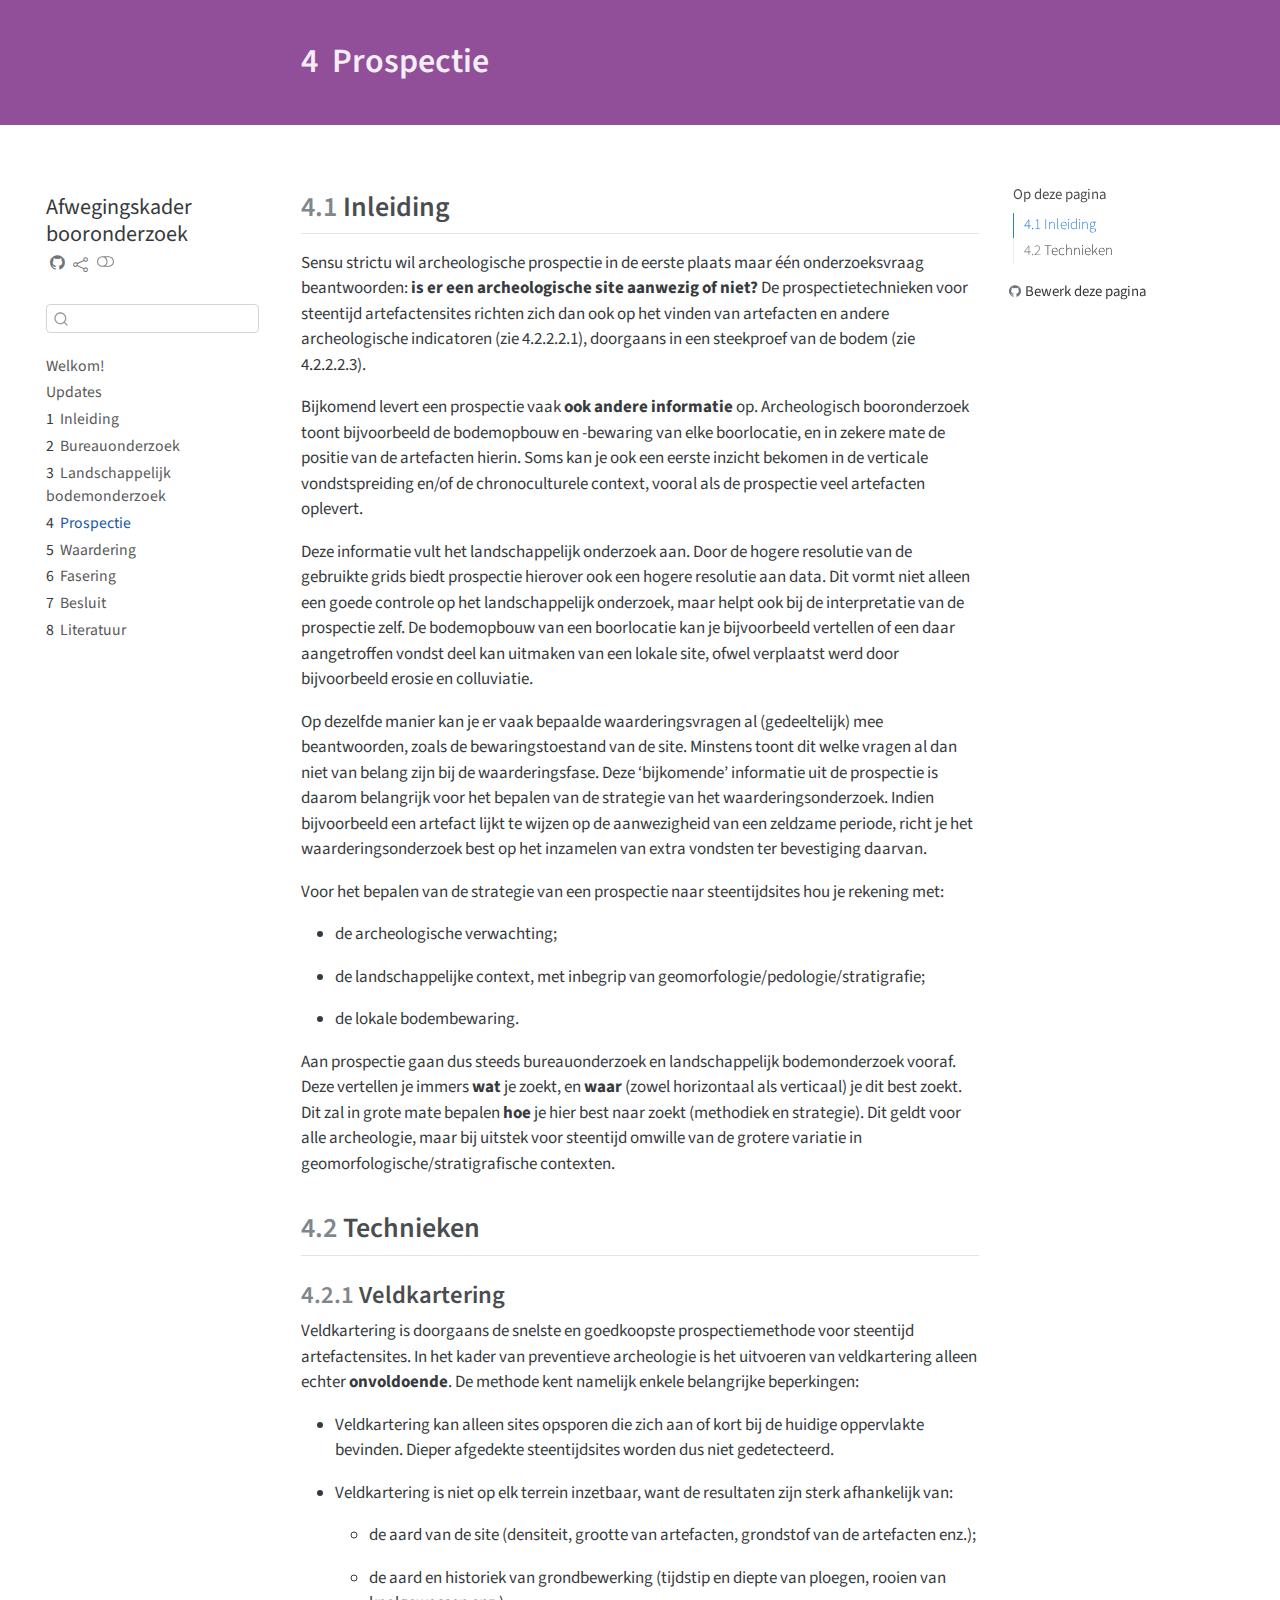
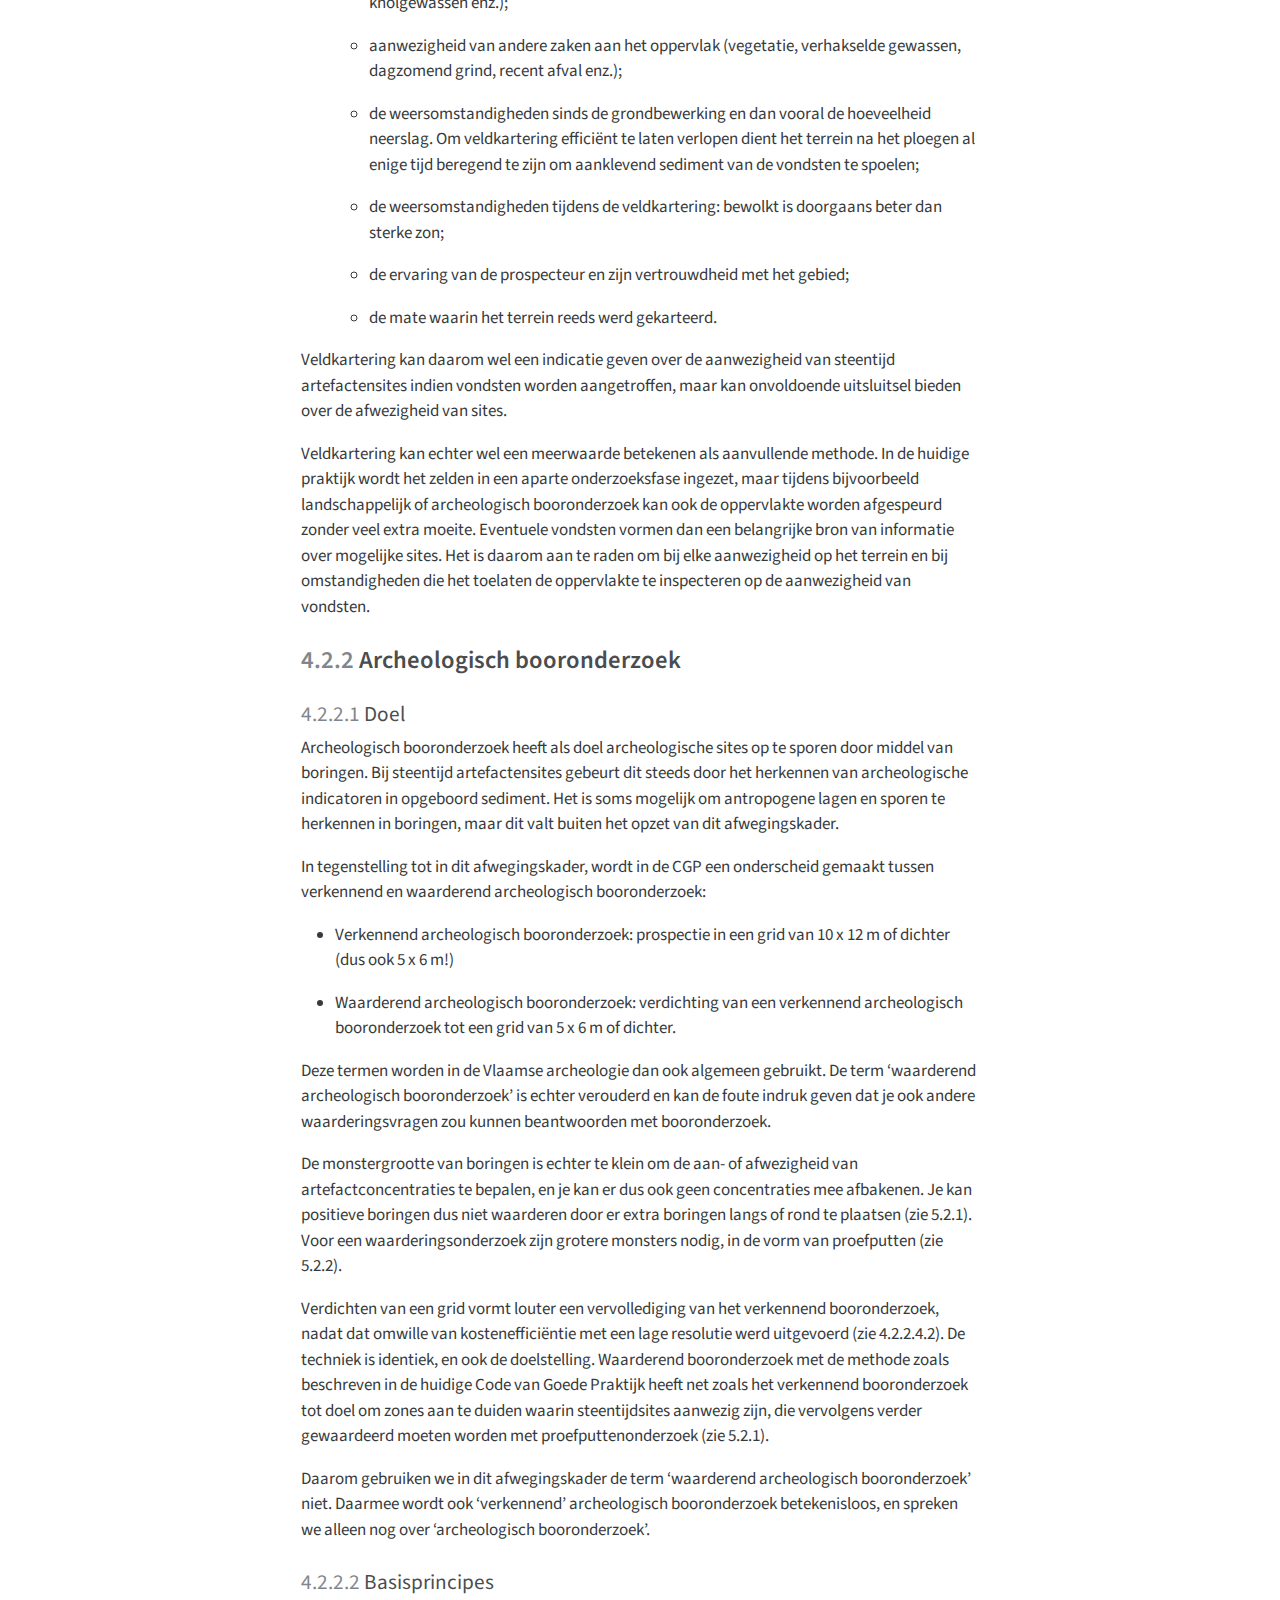
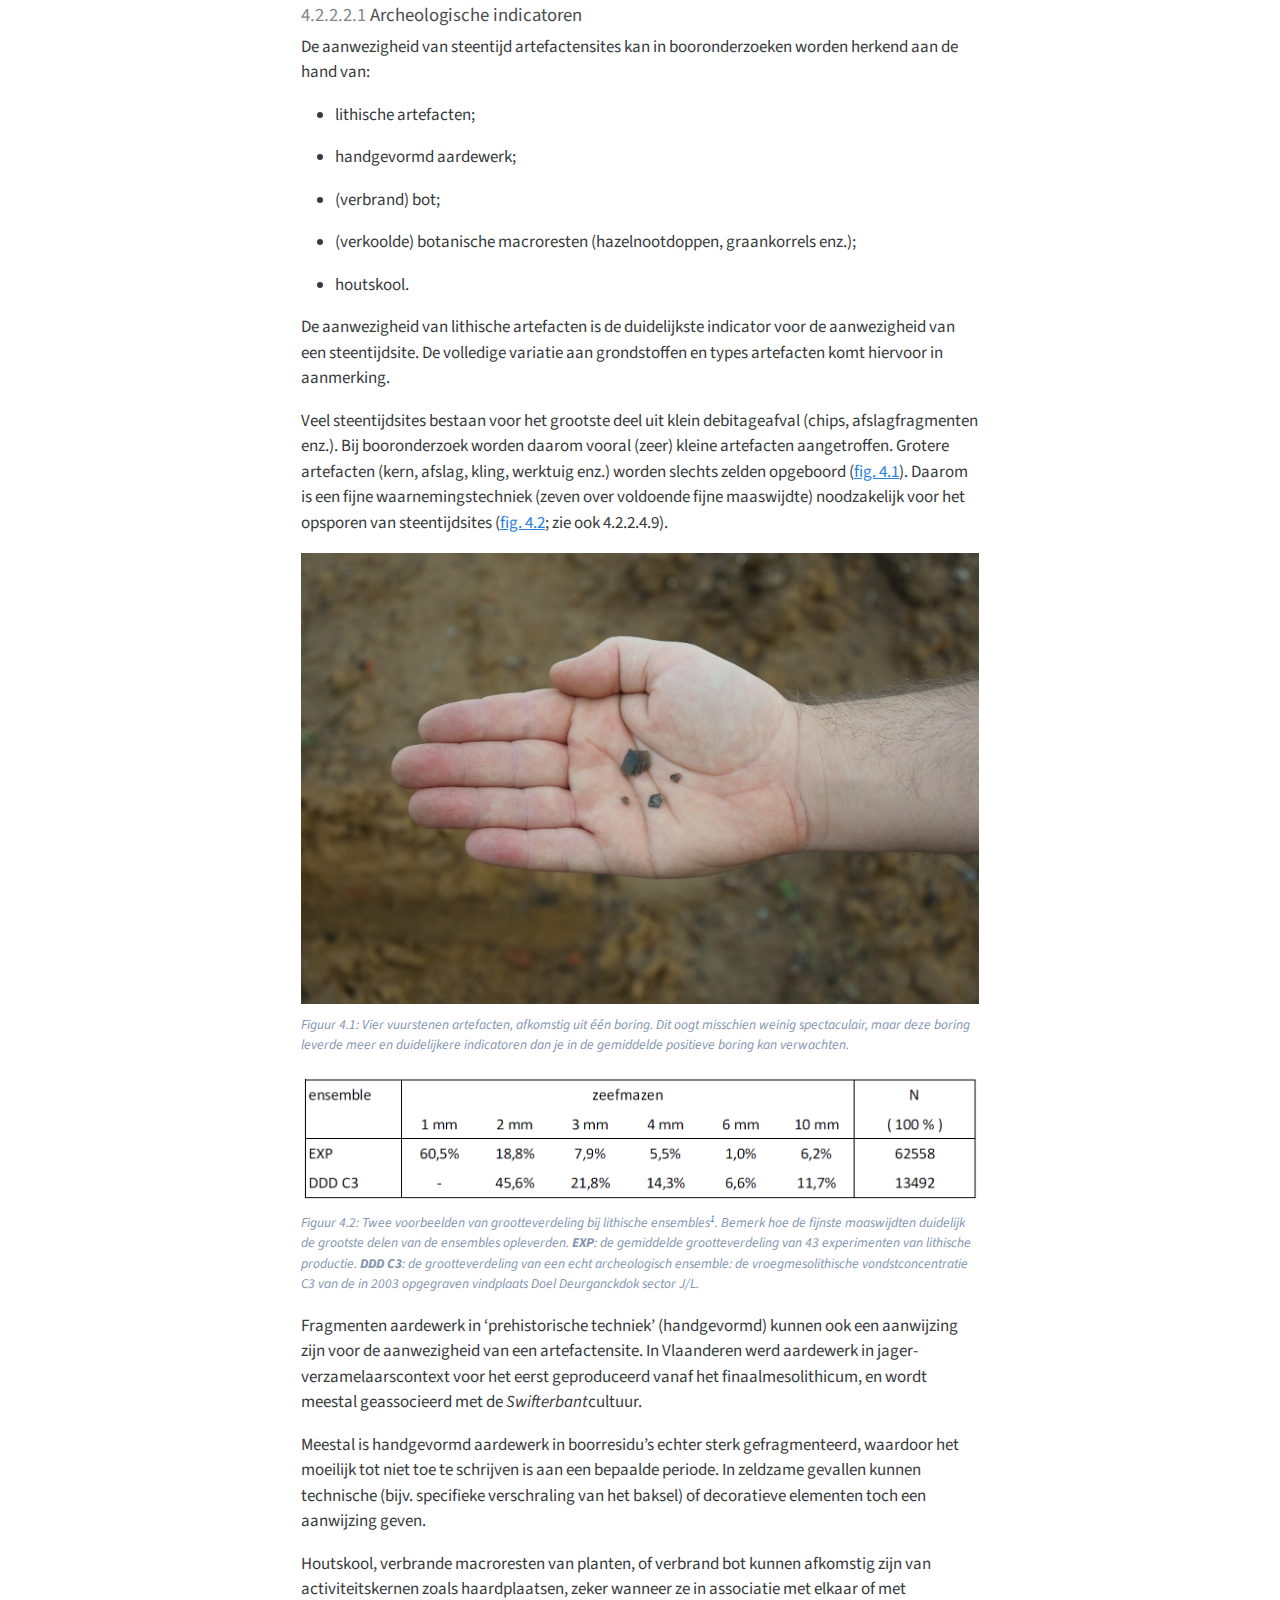
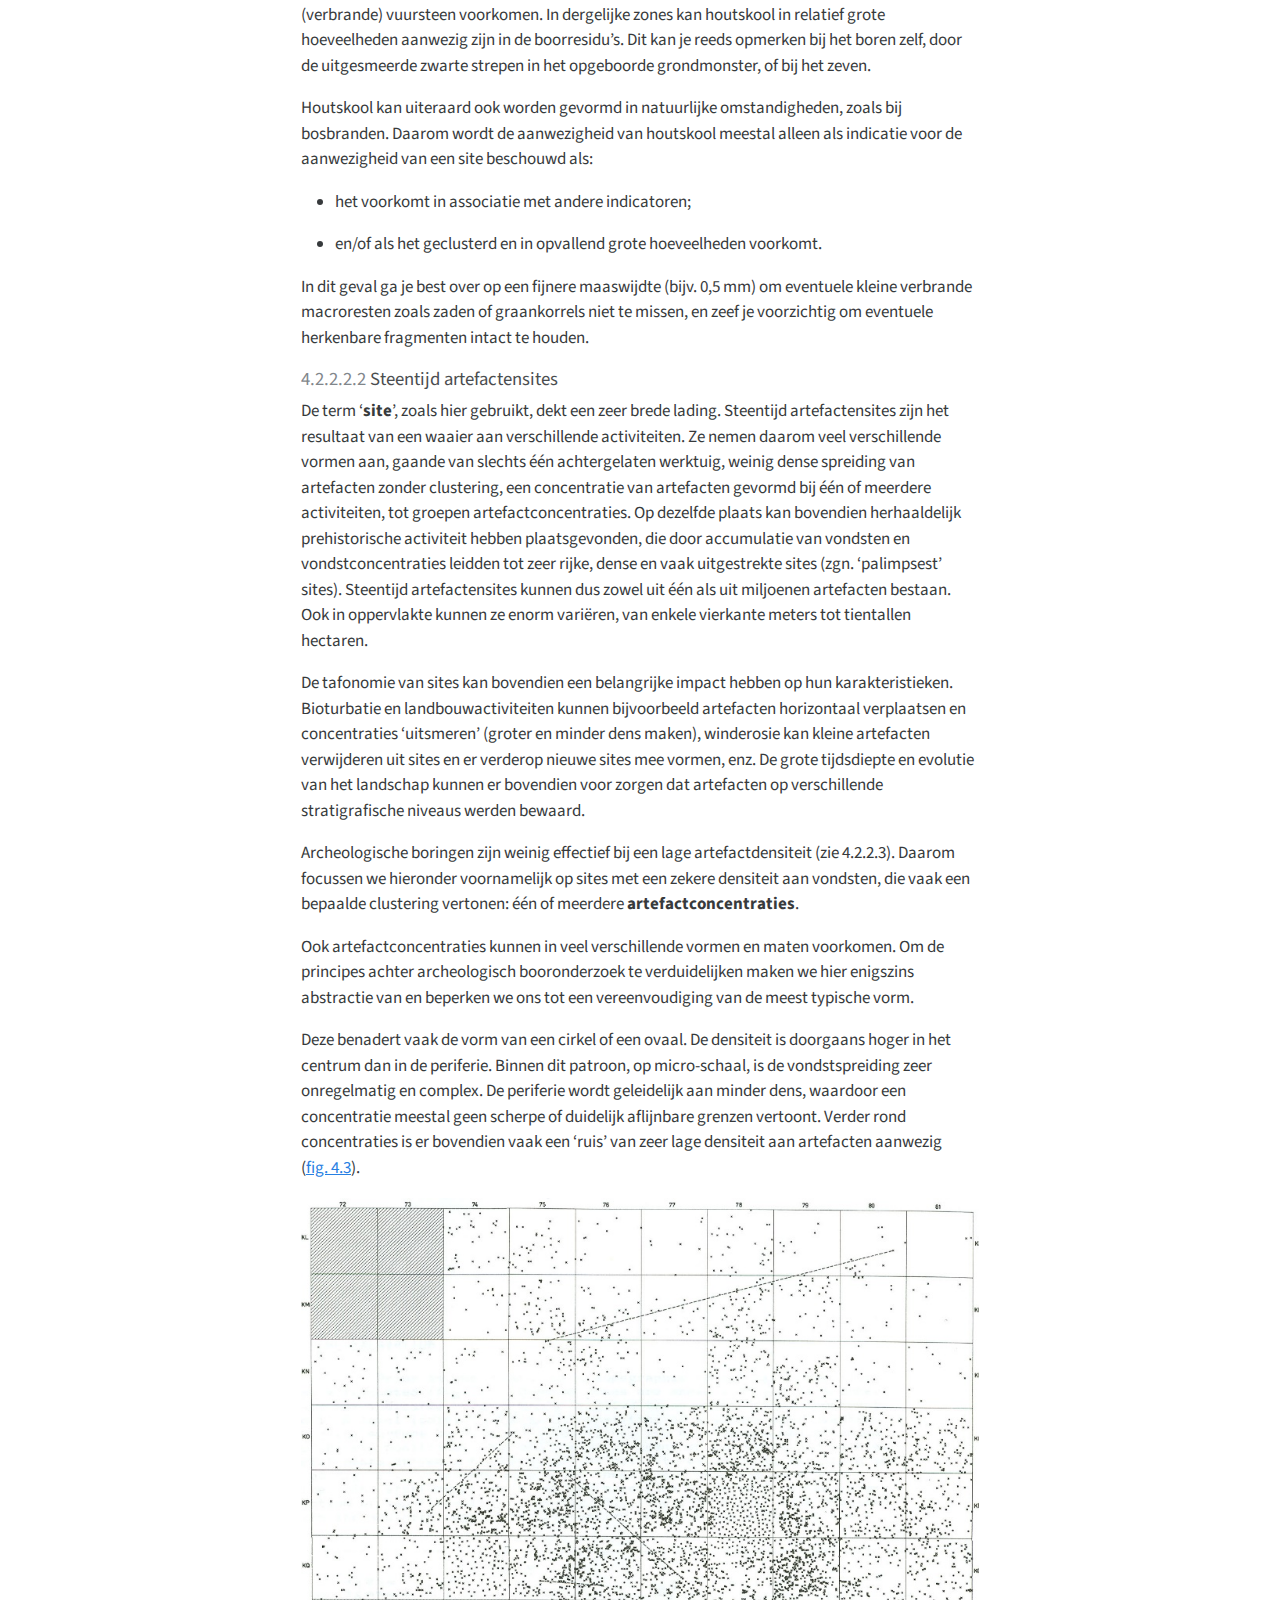
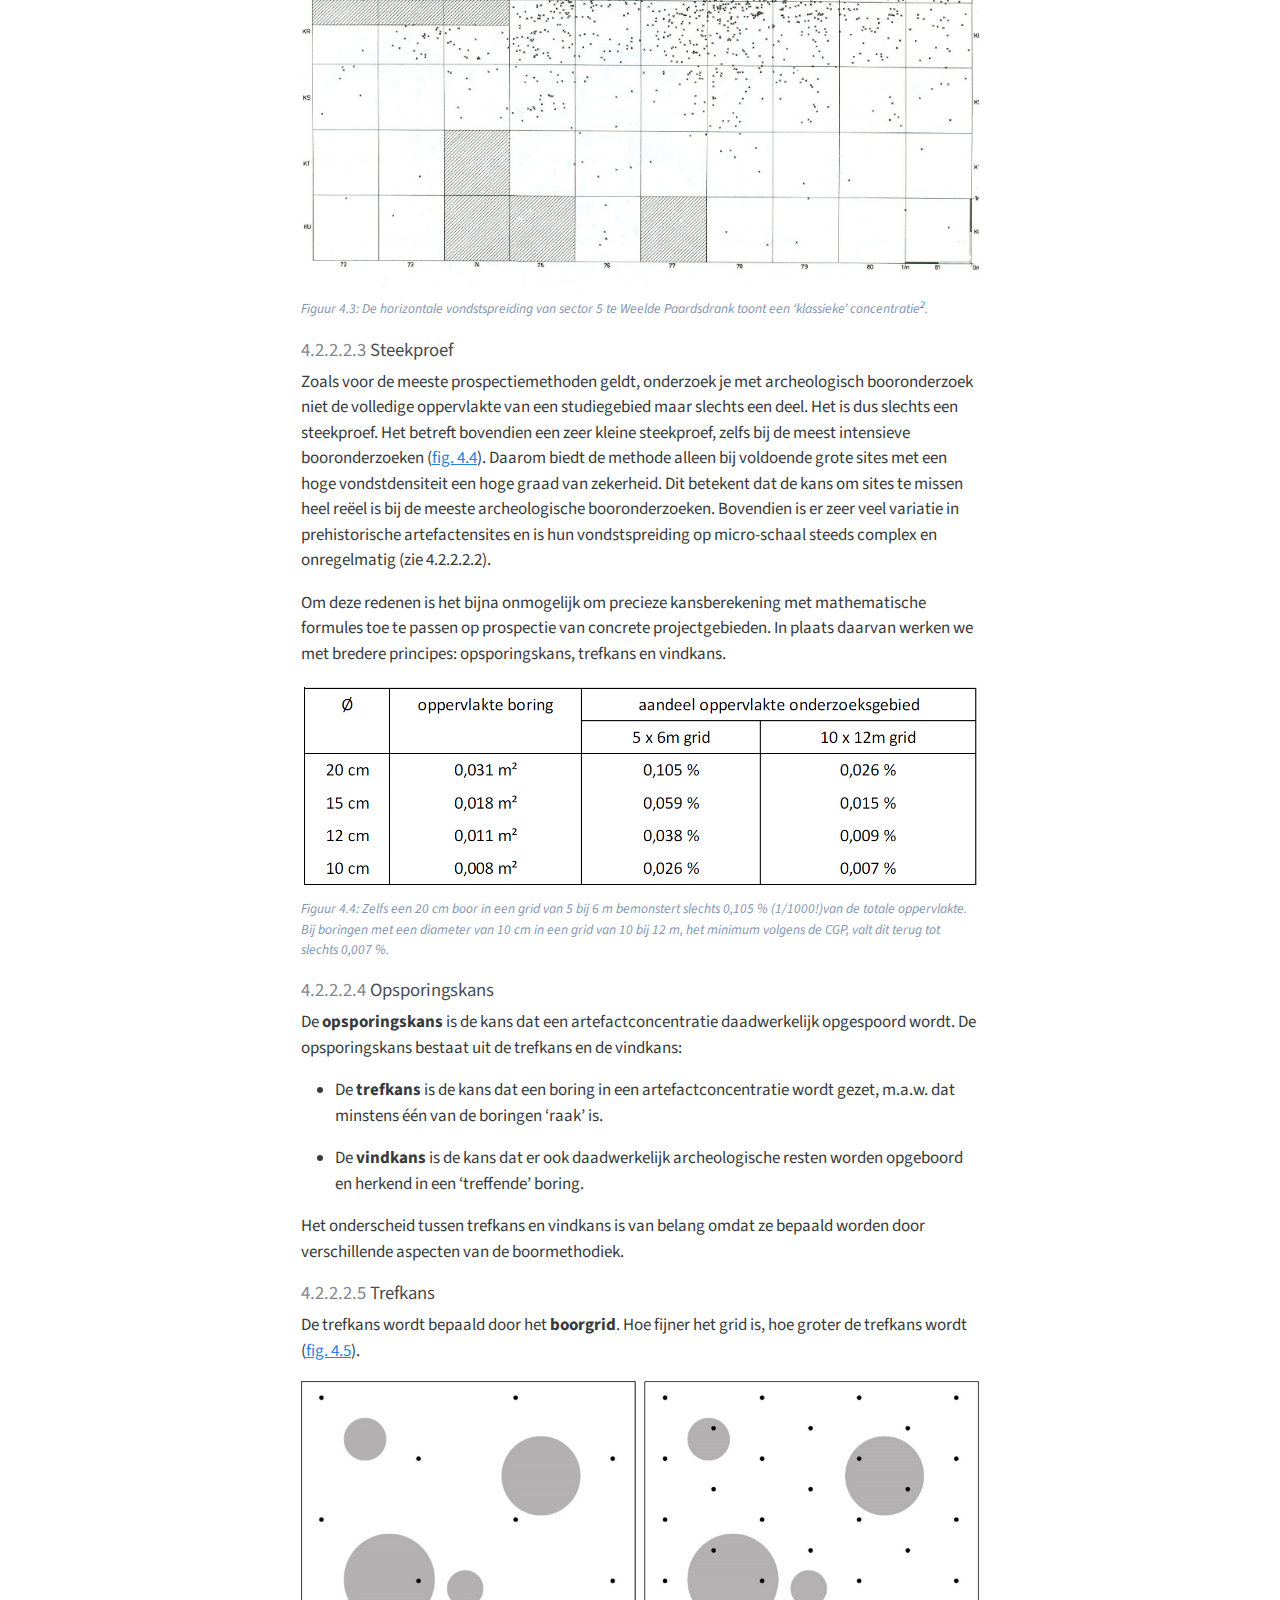
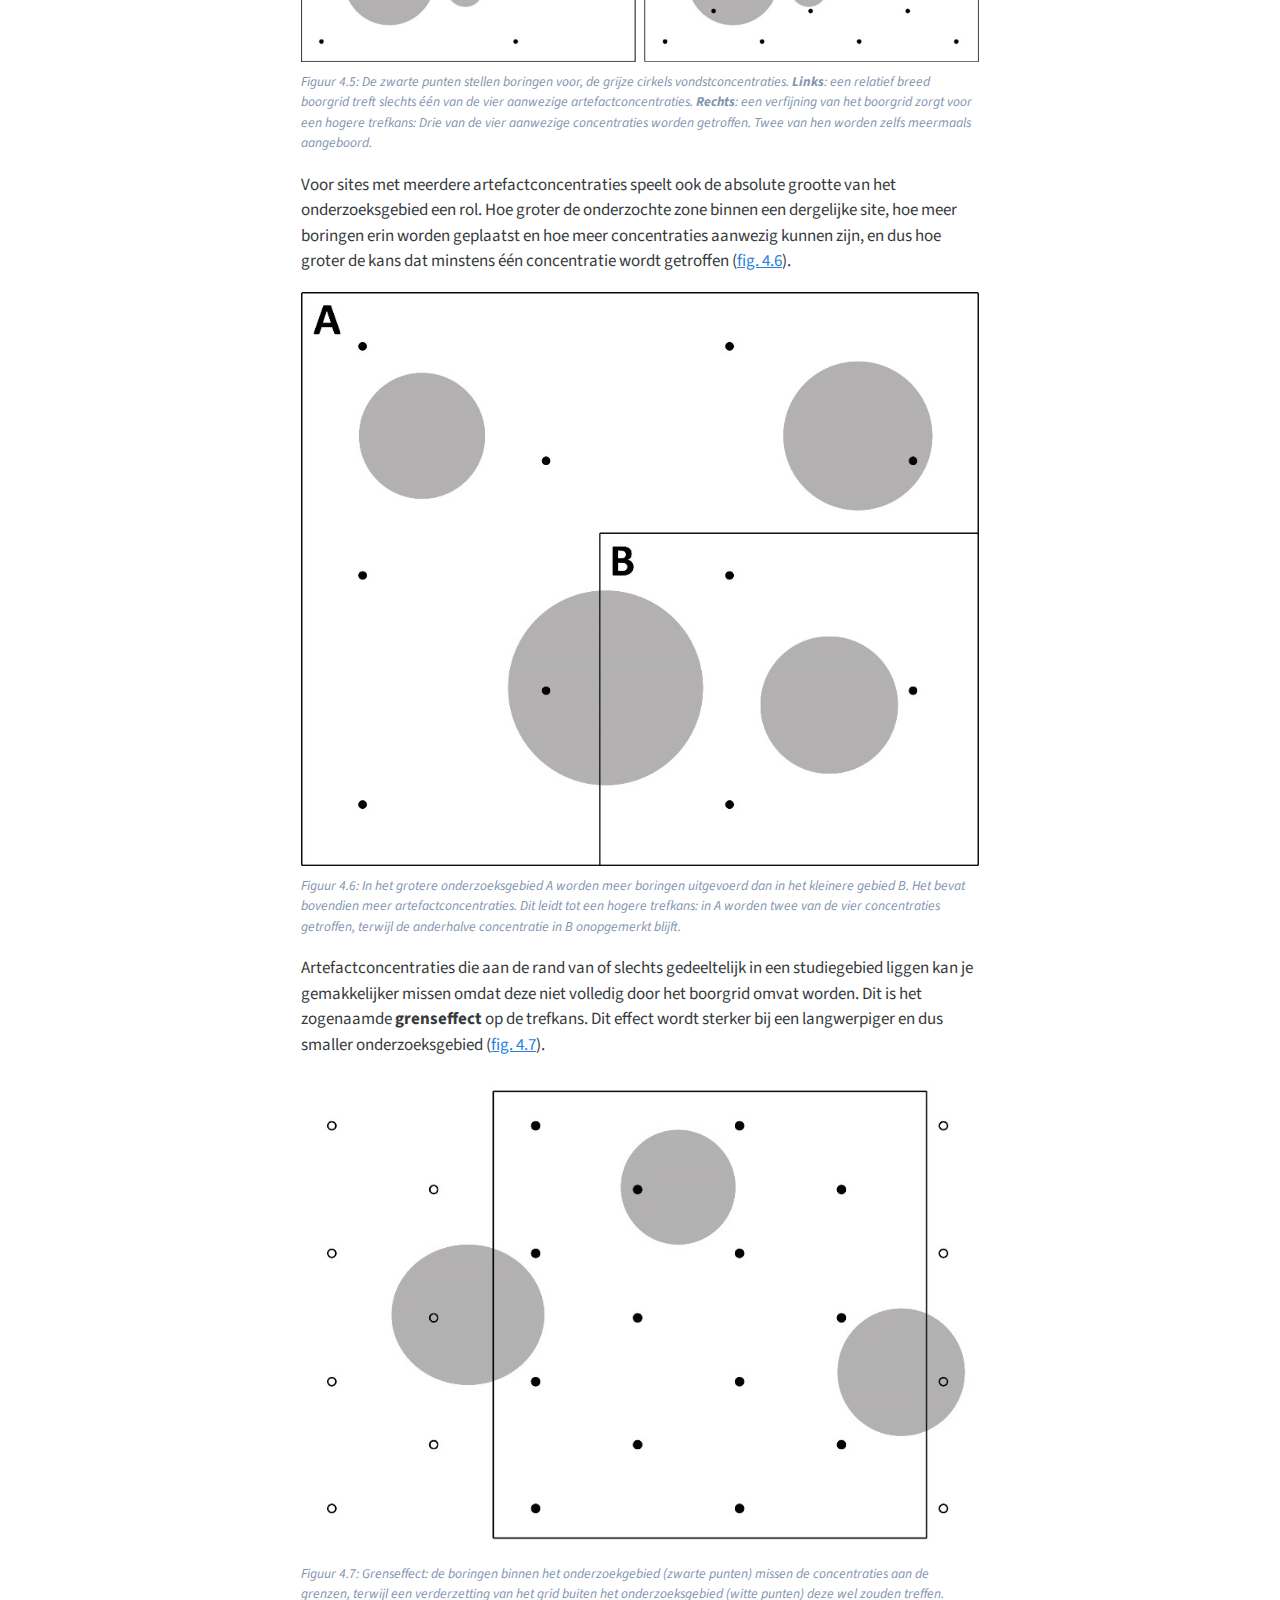
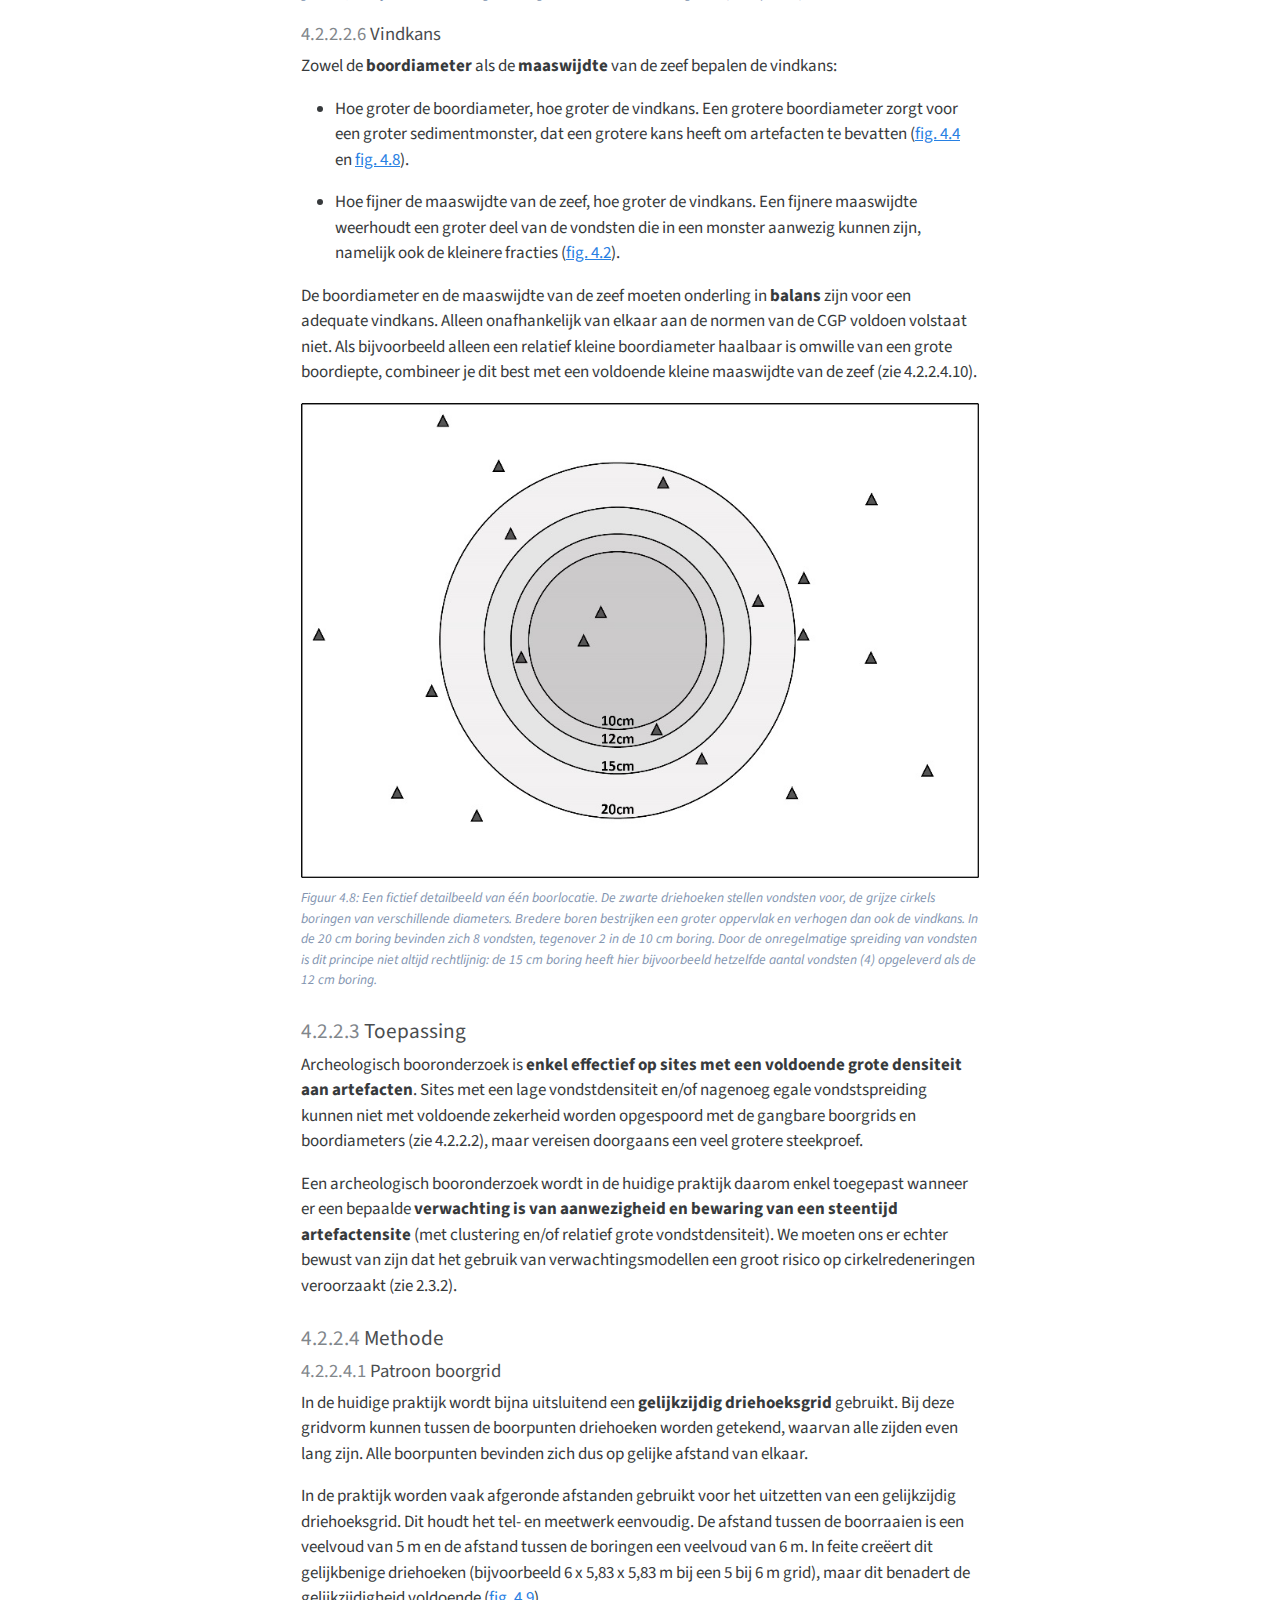
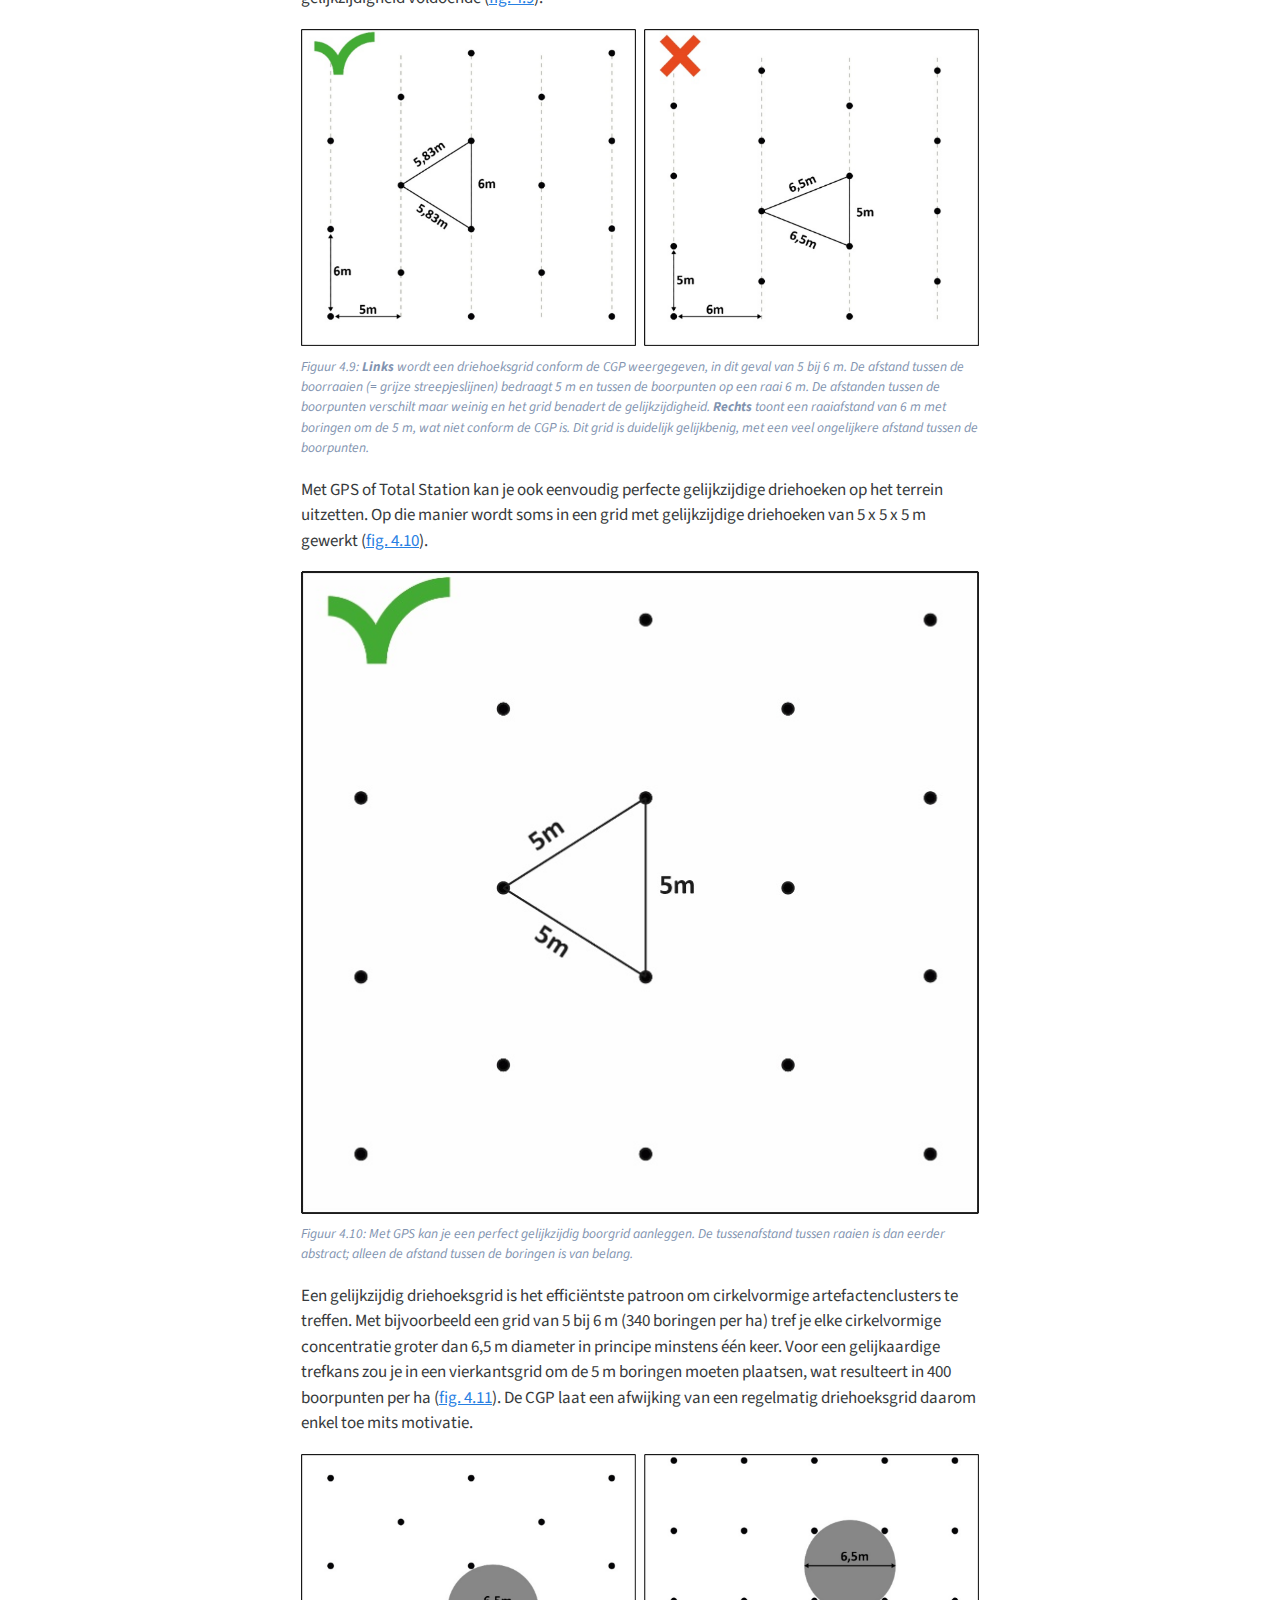
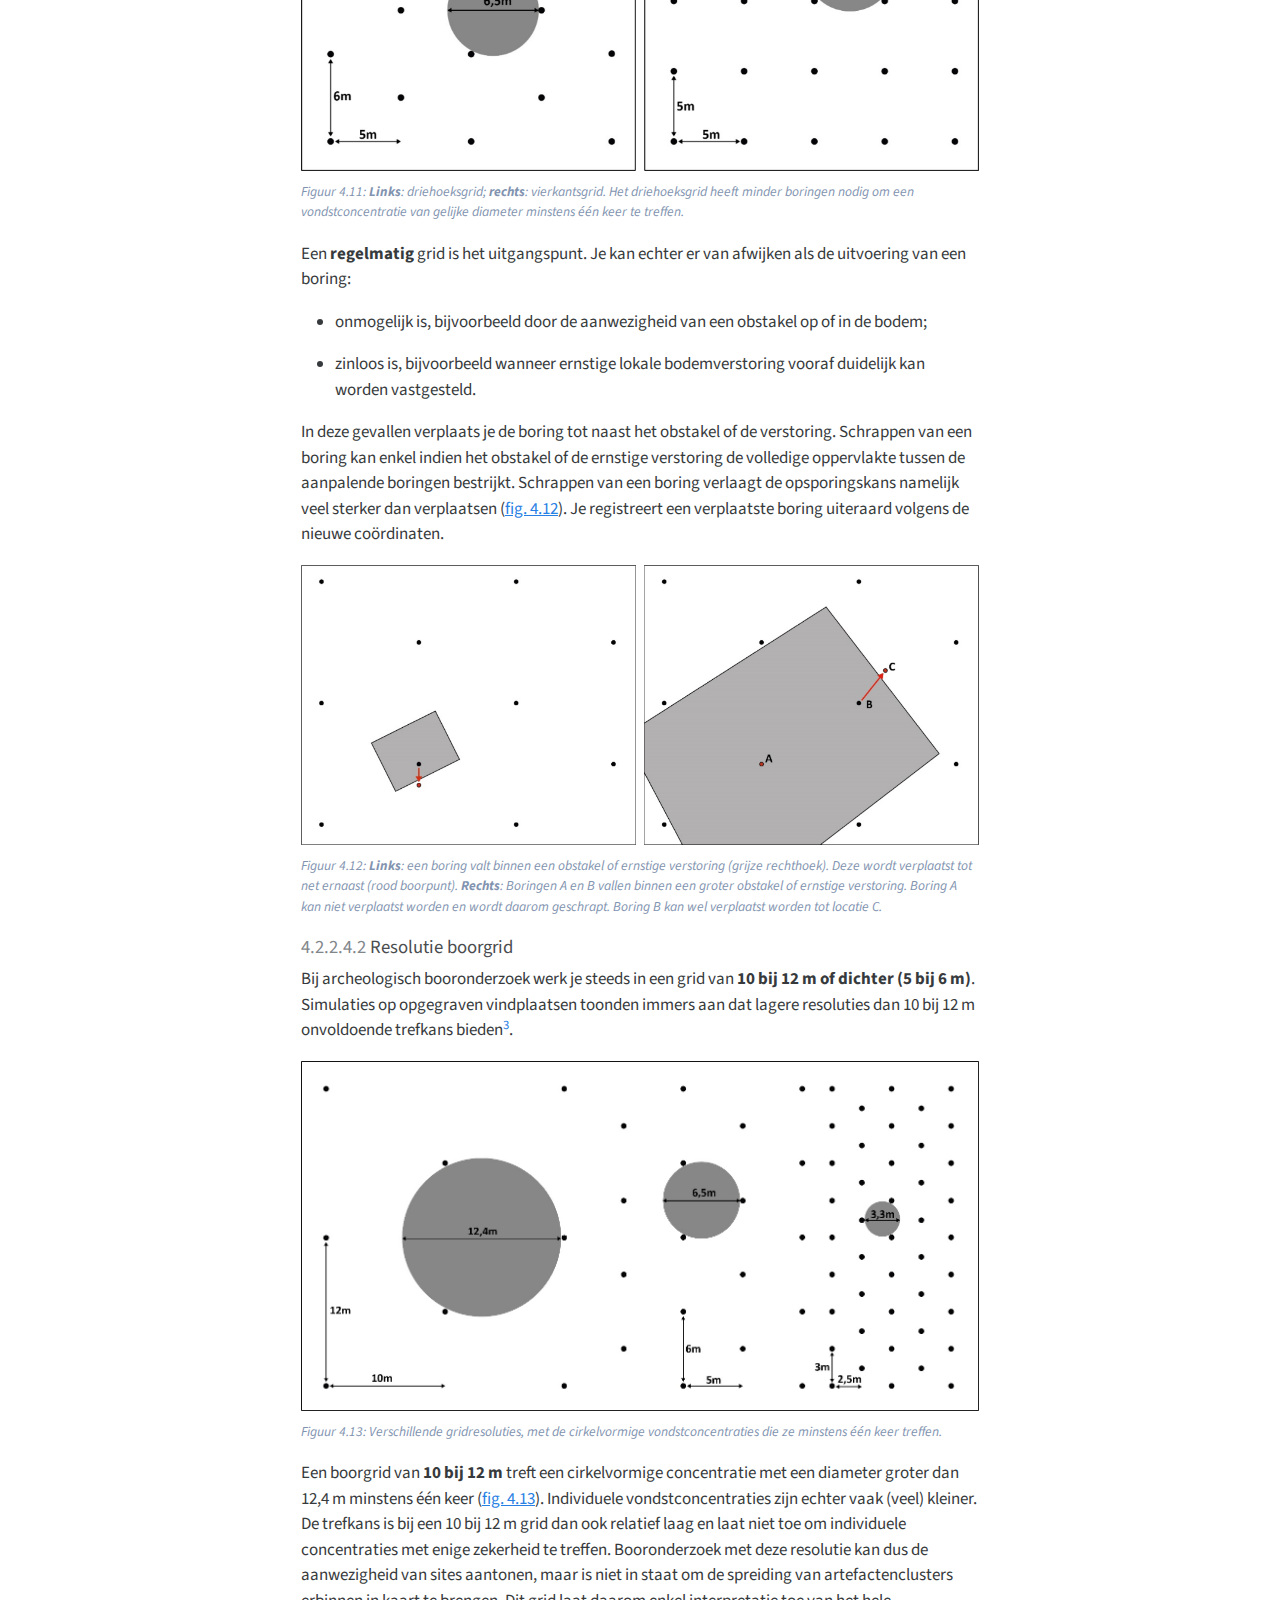
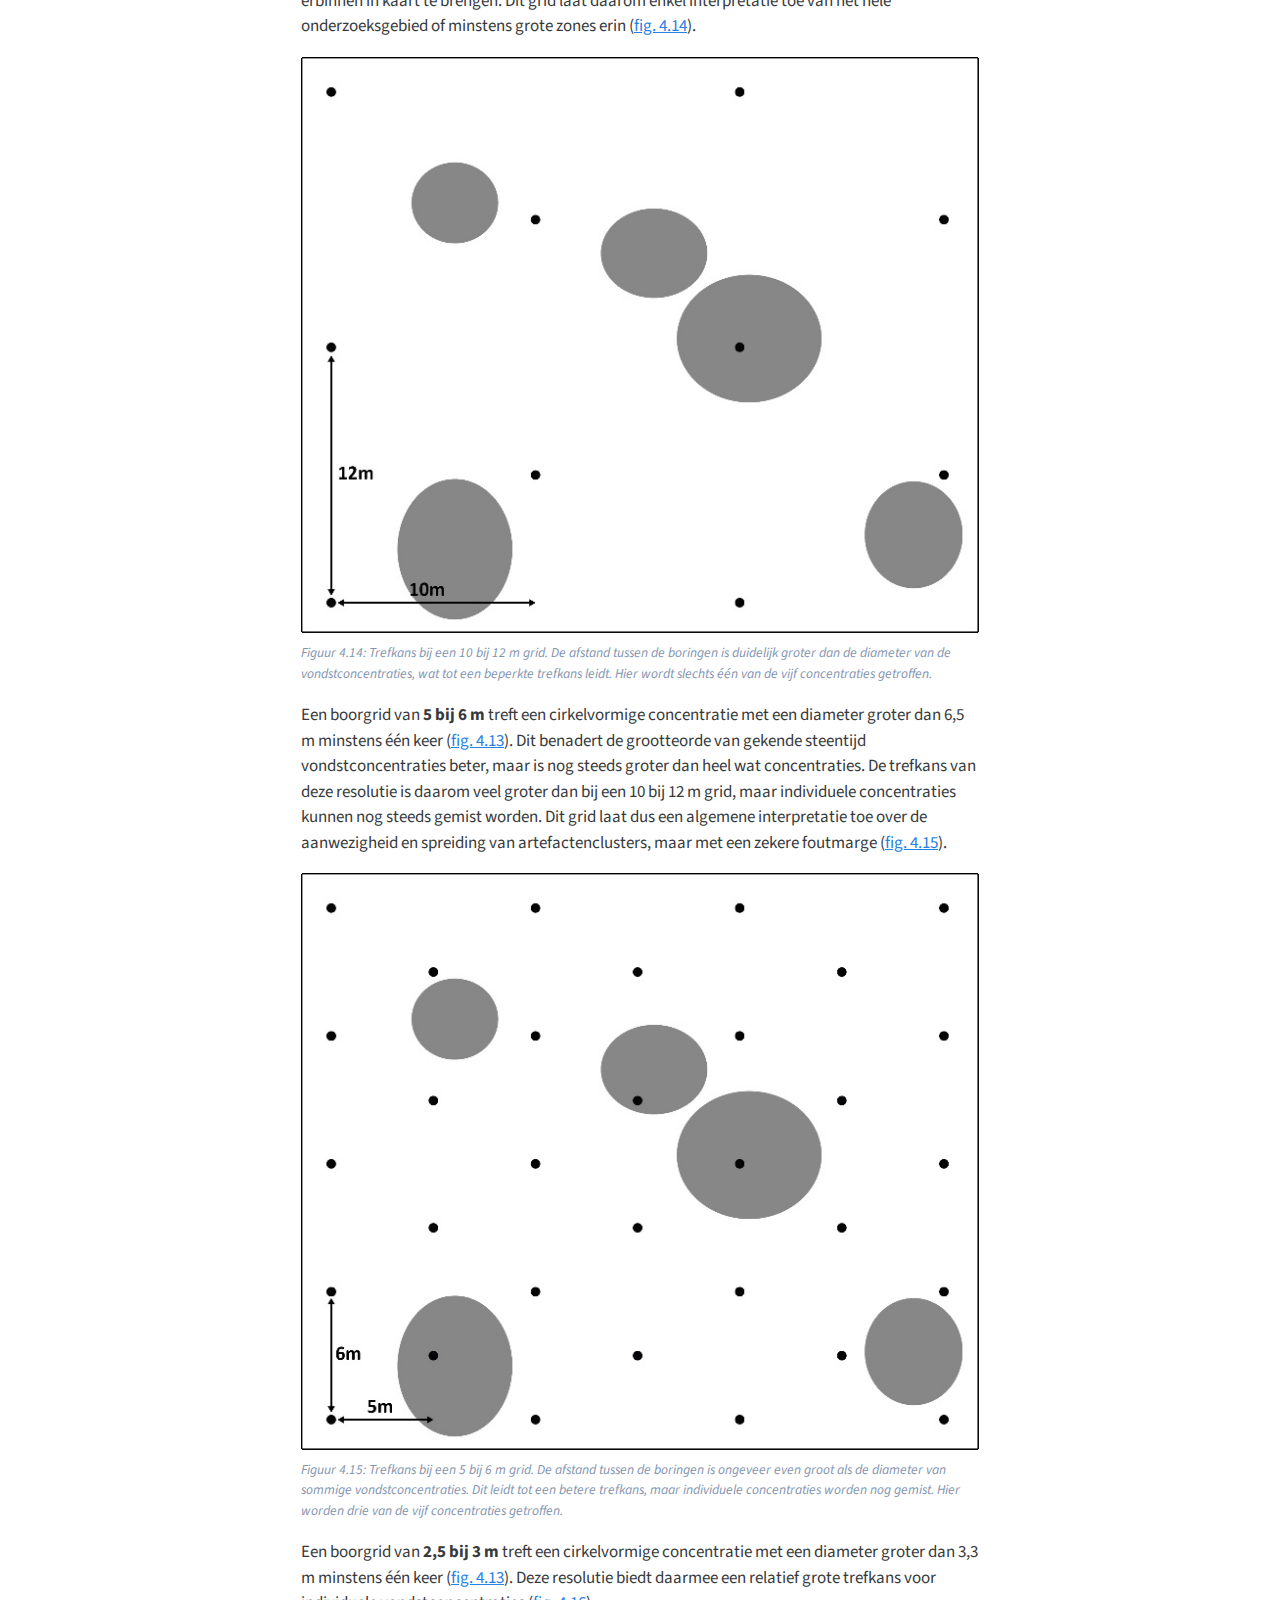
<file: docs/04_prospectie.html>
<!DOCTYPE html>
<html xmlns="http://www.w3.org/1999/xhtml" lang="nl" xml:lang="nl"><head>

<meta charset="utf-8">
<meta name="generator" content="quarto-1.3.450">

<meta name="viewport" content="width=device-width, initial-scale=1.0, user-scalable=yes">


<title>Afwegingskader booronderzoek - 4&nbsp; Prospectie</title>
<style>
code{white-space: pre-wrap;}
span.smallcaps{font-variant: small-caps;}
div.columns{display: flex; gap: min(4vw, 1.5em);}
div.column{flex: auto; overflow-x: auto;}
div.hanging-indent{margin-left: 1.5em; text-indent: -1.5em;}
ul.task-list{list-style: none;}
ul.task-list li input[type="checkbox"] {
  width: 0.8em;
  margin: 0 0.8em 0.2em -1em; /* quarto-specific, see https://github.com/quarto-dev/quarto-cli/issues/4556 */ 
  vertical-align: middle;
}
</style>


<script src="site_libs/quarto-nav/quarto-nav.js"></script>
<script src="site_libs/quarto-nav/headroom.min.js"></script>
<script src="site_libs/clipboard/clipboard.min.js"></script>
<script src="site_libs/quarto-search/autocomplete.umd.js"></script>
<script src="site_libs/quarto-search/fuse.min.js"></script>
<script src="site_libs/quarto-search/quarto-search.js"></script>
<meta name="quarto:offset" content="./">
<link href="./05_waardering.html" rel="next">
<link href="./03_landschappelijk.html" rel="prev">
<script src="site_libs/quarto-html/quarto.js"></script>
<script src="site_libs/quarto-html/popper.min.js"></script>
<script src="site_libs/quarto-html/tippy.umd.min.js"></script>
<script src="site_libs/quarto-html/anchor.min.js"></script>
<link href="site_libs/quarto-html/tippy.css" rel="stylesheet">
<link href="site_libs/quarto-html/quarto-syntax-highlighting.css" rel="stylesheet" class="quarto-color-scheme" id="quarto-text-highlighting-styles">
<link href="site_libs/quarto-html/quarto-syntax-highlighting-dark.css" rel="prefetch" class="quarto-color-scheme quarto-color-alternate" id="quarto-text-highlighting-styles">
<script src="site_libs/bootstrap/bootstrap.min.js"></script>
<link href="site_libs/bootstrap/bootstrap-icons.css" rel="stylesheet">
<link href="site_libs/bootstrap/bootstrap.min.css" rel="stylesheet" class="quarto-color-scheme" id="quarto-bootstrap" data-mode="light">
<link href="site_libs/bootstrap/bootstrap-dark.min.css" rel="prefetch" class="quarto-color-scheme quarto-color-alternate" id="quarto-bootstrap" data-mode="dark">
<script id="quarto-search-options" type="application/json">{
  "location": "sidebar",
  "copy-button": false,
  "collapse-after": 3,
  "panel-placement": "start",
  "type": "textbox",
  "limit": 20,
  "language": {
    "search-no-results-text": "Geen resultaat",
    "search-matching-documents-text": "Gevonden documenten",
    "search-copy-link-title": "Kopieer link om te zoeken",
    "search-hide-matches-text": "Extra overeenkomsten verbergen",
    "search-more-match-text": "meer overeenkomst in dit document",
    "search-more-matches-text": "meer overeenkomsten in dit document",
    "search-clear-button-title": "Wissen",
    "search-detached-cancel-button-title": "Annuleren",
    "search-submit-button-title": "Verzenden",
    "search-label": "Zoeken"
  }
}</script>
<script async="" src="https://www.googletagmanager.com/gtag/js?id=G-WFNTWBH9Q4"></script>

<script type="text/javascript">

window.dataLayer = window.dataLayer || [];
function gtag(){dataLayer.push(arguments);}
gtag('js', new Date());
gtag('config', 'G-WFNTWBH9Q4', { 'anonymize_ip': true});
</script>
<style>

      .quarto-title-block .quarto-title-banner h1,
      .quarto-title-block .quarto-title-banner h2,
      .quarto-title-block .quarto-title-banner h3,
      .quarto-title-block .quarto-title-banner h4,
      .quarto-title-block .quarto-title-banner h5,
      .quarto-title-block .quarto-title-banner h6
      {
        color: #FFFFFF;
      }

      .quarto-title-block .quarto-title-banner {
        color: #FFFFFF;
background: #914f9a;
      }
</style>


<meta name="twitter:title" content="Afwegingskader booronderzoek - 4&nbsp; Prospectie">
<meta name="twitter:description" content="">
<meta name="twitter:image" content="/docs/figuren/image217.jpeg">
<meta name="twitter:card" content="summary_large_image">
</head>

<body class="nav-sidebar floating">

<div id="quarto-search-results"></div>
  <header id="quarto-header" class="headroom fixed-top">
  <nav class="quarto-secondary-nav">
    <div class="container-fluid d-flex">
      <button type="button" class="quarto-btn-toggle btn" data-bs-toggle="collapse" data-bs-target="#quarto-sidebar,#quarto-sidebar-glass" aria-controls="quarto-sidebar" aria-expanded="false" aria-label="Schakel zijbalk in" onclick="if (window.quartoToggleHeadroom) { window.quartoToggleHeadroom(); }">
        <i class="bi bi-layout-text-sidebar-reverse"></i>
      </button>
      <nav class="quarto-page-breadcrumbs" aria-label="breadcrumb"><ol class="breadcrumb"><li class="breadcrumb-item"><a href="./04_prospectie.html"><span class="chapter-number">4</span>&nbsp; <span class="chapter-title">Prospectie</span></a></li></ol></nav>
      <a class="flex-grow-1" role="button" data-bs-toggle="collapse" data-bs-target="#quarto-sidebar,#quarto-sidebar-glass" aria-controls="quarto-sidebar" aria-expanded="false" aria-label="Schakel zijbalk in" onclick="if (window.quartoToggleHeadroom) { window.quartoToggleHeadroom(); }">      
      </a>
      <button type="button" class="btn quarto-search-button" aria-label="" onclick="window.quartoOpenSearch();">
        <i class="bi bi-search"></i>
      </button>
    </div>
  </nav>
</header>
<!-- content -->
<header id="title-block-header" class="quarto-title-block default page-columns page-full">
  <div class="quarto-title-banner page-columns page-full">
    <div class="quarto-title column-body">
      <h1 class="title"><span class="chapter-number">4</span>&nbsp; <span class="chapter-title">Prospectie</span></h1>
                      </div>
  </div>
    
  
  <div class="quarto-title-meta">

      
    
      
    </div>
    
  
  </header><div id="quarto-content" class="quarto-container page-columns page-rows-contents page-layout-article">
<!-- sidebar -->
  <nav id="quarto-sidebar" class="sidebar collapse collapse-horizontal sidebar-navigation floating overflow-auto">
    <div class="pt-lg-2 mt-2 text-left sidebar-header">
    <div class="sidebar-title mb-0 py-0">
      <a href="./">Afwegingskader booronderzoek</a> 
        <div class="sidebar-tools-main tools-wide">
    <a href="https://github.com/ErfgoedPublicaties/AKOE-11-Booronderzoek" rel="" title="Source Code" class="quarto-navigation-tool px-1" aria-label="Source Code"><i class="bi bi-github"></i></a>
    <div class="dropdown">
      <a href="" title="Share" id="quarto-navigation-tool-dropdown-0" class="quarto-navigation-tool dropdown-toggle px-1" data-bs-toggle="dropdown" aria-expanded="false" aria-label="Share"><i class="bi bi-share"></i></a>
      <ul class="dropdown-menu" aria-labelledby="quarto-navigation-tool-dropdown-0">
          <li>
            <a class="dropdown-item sidebar-tools-main-item" href="https://twitter.com/intent/tweet?url=|url|">
              <i class="bi bi-bi-twitter pe-1"></i>
            Twitter
            </a>
          </li>
          <li>
            <a class="dropdown-item sidebar-tools-main-item" href="https://www.facebook.com/sharer/sharer.php?u=|url|">
              <i class="bi bi-bi-facebook pe-1"></i>
            Facebook
            </a>
          </li>
          <li>
            <a class="dropdown-item sidebar-tools-main-item" href="https://www.linkedin.com/sharing/share-offsite/?url=|url|">
              <i class="bi bi-bi-linkedin pe-1"></i>
            LinkedIn
            </a>
          </li>
      </ul>
    </div>
  <a href="" class="quarto-color-scheme-toggle quarto-navigation-tool  px-1" onclick="window.quartoToggleColorScheme(); return false;" title="Schakel donkere modus in"><i class="bi"></i></a>
</div>
    </div>
      </div>
        <div class="mt-2 flex-shrink-0 align-items-center">
        <div class="sidebar-search">
        <div id="quarto-search" class="" title="Zoeken"></div>
        </div>
        </div>
    <div class="sidebar-menu-container"> 
    <ul class="list-unstyled mt-1">
        <li class="sidebar-item">
  <div class="sidebar-item-container"> 
  <a href="./index.html" class="sidebar-item-text sidebar-link">
 <span class="menu-text">Welkom!</span></a>
  </div>
</li>
        <li class="sidebar-item">
  <div class="sidebar-item-container"> 
  <a href="./updates.html" class="sidebar-item-text sidebar-link">
 <span class="menu-text">Updates</span></a>
  </div>
</li>
        <li class="sidebar-item">
  <div class="sidebar-item-container"> 
  <a href="./01_inleiding.html" class="sidebar-item-text sidebar-link">
 <span class="menu-text"><span class="chapter-number">1</span>&nbsp; <span class="chapter-title">Inleiding</span></span></a>
  </div>
</li>
        <li class="sidebar-item">
  <div class="sidebar-item-container"> 
  <a href="./02_bureauonderzoek.html" class="sidebar-item-text sidebar-link">
 <span class="menu-text"><span class="chapter-number">2</span>&nbsp; <span class="chapter-title">Bureauonderzoek</span></span></a>
  </div>
</li>
        <li class="sidebar-item">
  <div class="sidebar-item-container"> 
  <a href="./03_landschappelijk.html" class="sidebar-item-text sidebar-link">
 <span class="menu-text"><span class="chapter-number">3</span>&nbsp; <span class="chapter-title">Landschappelijk bodemonderzoek</span></span></a>
  </div>
</li>
        <li class="sidebar-item">
  <div class="sidebar-item-container"> 
  <a href="./04_prospectie.html" class="sidebar-item-text sidebar-link active">
 <span class="menu-text"><span class="chapter-number">4</span>&nbsp; <span class="chapter-title">Prospectie</span></span></a>
  </div>
</li>
        <li class="sidebar-item">
  <div class="sidebar-item-container"> 
  <a href="./05_waardering.html" class="sidebar-item-text sidebar-link">
 <span class="menu-text"><span class="chapter-number">5</span>&nbsp; <span class="chapter-title">Waardering</span></span></a>
  </div>
</li>
        <li class="sidebar-item">
  <div class="sidebar-item-container"> 
  <a href="./06_fasering.html" class="sidebar-item-text sidebar-link">
 <span class="menu-text"><span class="chapter-number">6</span>&nbsp; <span class="chapter-title">Fasering</span></span></a>
  </div>
</li>
        <li class="sidebar-item">
  <div class="sidebar-item-container"> 
  <a href="./07_besluit.html" class="sidebar-item-text sidebar-link">
 <span class="menu-text"><span class="chapter-number">7</span>&nbsp; <span class="chapter-title">Besluit</span></span></a>
  </div>
</li>
        <li class="sidebar-item">
  <div class="sidebar-item-container"> 
  <a href="./literatuur.html" class="sidebar-item-text sidebar-link">
 <span class="menu-text"><span class="chapter-number">8</span>&nbsp; <span class="chapter-title">Literatuur</span></span></a>
  </div>
</li>
    </ul>
    </div>
</nav>
<div id="quarto-sidebar-glass" data-bs-toggle="collapse" data-bs-target="#quarto-sidebar,#quarto-sidebar-glass"></div>
<!-- margin-sidebar -->
    <div id="quarto-margin-sidebar" class="sidebar margin-sidebar">
        <nav id="TOC" role="doc-toc" class="toc-active">
    <h2 id="toc-title">Op deze pagina</h2>
   
  <ul>
  <li><a href="#inleiding" id="toc-inleiding" class="nav-link active" data-scroll-target="#inleiding"><span class="header-section-number">4.1</span> Inleiding</a></li>
  <li><a href="#technieken" id="toc-technieken" class="nav-link" data-scroll-target="#technieken"><span class="header-section-number">4.2</span> Technieken</a>
  <ul>
  <li><a href="#veldkartering" id="toc-veldkartering" class="nav-link" data-scroll-target="#veldkartering"><span class="header-section-number">4.2.1</span> Veldkartering</a></li>
  <li><a href="#archeologisch-booronderzoek" id="toc-archeologisch-booronderzoek" class="nav-link" data-scroll-target="#archeologisch-booronderzoek"><span class="header-section-number">4.2.2</span> Archeologisch booronderzoek</a>
  <ul class="collapse">
  <li><a href="#doel" id="toc-doel" class="nav-link" data-scroll-target="#doel"><span class="header-section-number">4.2.2.1</span> Doel</a></li>
  <li><a href="#basisprincipes" id="toc-basisprincipes" class="nav-link" data-scroll-target="#basisprincipes"><span class="header-section-number">4.2.2.2</span> Basisprincipes</a></li>
  <li><a href="#toepassing" id="toc-toepassing" class="nav-link" data-scroll-target="#toepassing"><span class="header-section-number">4.2.2.3</span> Toepassing</a></li>
  <li><a href="#methode" id="toc-methode" class="nav-link" data-scroll-target="#methode"><span class="header-section-number">4.2.2.4</span> Methode</a></li>
  <li><a href="#presentatie-resultaten" id="toc-presentatie-resultaten" class="nav-link" data-scroll-target="#presentatie-resultaten"><span class="header-section-number">4.2.2.5</span> Presentatie resultaten</a></li>
  <li><a href="#interpretatie-van-de-resultaten" id="toc-interpretatie-van-de-resultaten" class="nav-link" data-scroll-target="#interpretatie-van-de-resultaten"><span class="header-section-number">4.2.2.6</span> Interpretatie van de resultaten</a></li>
  </ul></li>
  <li><a href="#prospectie-met-proefputten" id="toc-prospectie-met-proefputten" class="nav-link" data-scroll-target="#prospectie-met-proefputten"><span class="header-section-number">4.2.3</span> Prospectie met proefputten</a></li>
  </ul></li>
  </ul>
<div class="toc-actions"><div><i class="bi bi-github"></i></div><div class="action-links"><p><a href="https://github.com/ErfgoedPublicaties/AKOE-11-Booronderzoek/edit/main/04_prospectie.qmd" class="toc-action">Bewerk deze pagina</a></p></div></div></nav>
    </div>
<!-- main -->
<main class="content quarto-banner-title-block" id="quarto-document-content">




<section id="inleiding" class="level2" data-number="4.1">
<h2 data-number="4.1" class="anchored" data-anchor-id="inleiding"><span class="header-section-number">4.1</span> Inleiding</h2>
<p>Sensu strictu wil archeologische prospectie in de eerste plaats maar één onderzoeksvraag beantwoorden: <strong>is er een archeologische site aanwezig of niet?</strong> De prospectietechnieken voor steentijd artefactensites richten zich dan ook op het vinden van artefacten en andere archeologische indicatoren (zie 4.2.2.2.1), doorgaans in een steekproef van de bodem (zie 4.2.2.2.3).</p>
<p>Bijkomend levert een prospectie vaak <strong>ook andere informatie</strong> op. Archeologisch booronderzoek toont bijvoorbeeld de bodemopbouw en -bewaring van elke boorlocatie, en in zekere mate de positie van de artefacten hierin. Soms kan je ook een eerste inzicht bekomen in de verticale vondstspreiding en/of de chronoculturele context, vooral als de prospectie veel artefacten oplevert.</p>
<p>Deze informatie vult het landschappelijk onderzoek aan. Door de hogere resolutie van de gebruikte grids biedt prospectie hierover ook een hogere resolutie aan data. Dit vormt niet alleen een goede controle op het landschappelijk onderzoek, maar helpt ook bij de interpretatie van de prospectie zelf. De bodemopbouw van een boorlocatie kan je bijvoorbeeld vertellen of een daar aangetroffen vondst deel kan uitmaken van een lokale site, ofwel verplaatst werd door bijvoorbeeld erosie en colluviatie.</p>
<p>Op dezelfde manier kan je er vaak bepaalde waarderingsvragen al (gedeeltelijk) mee beantwoorden, zoals de bewaringstoestand van de site. Minstens toont dit welke vragen al dan niet van belang zijn bij de waarderingsfase. Deze ‘bijkomende’ informatie uit de prospectie is daarom belangrijk voor het bepalen van de strategie van het waarderingsonderzoek. Indien bijvoorbeeld een artefact lijkt te wijzen op de aanwezigheid van een zeldzame periode, richt je het waarderingsonderzoek best op het inzamelen van extra vondsten ter bevestiging daarvan.</p>
<p>Voor het bepalen van de strategie van een prospectie naar steentijdsites hou je rekening met:</p>
<ul>
<li><p>de archeologische verwachting;</p></li>
<li><p>de landschappelijke context, met inbegrip van geomorfologie/pedologie/stratigrafie;</p></li>
<li><p>de lokale bodembewaring.</p></li>
</ul>
<p>Aan prospectie gaan dus steeds bureauonderzoek en landschappelijk bodemonderzoek vooraf. Deze vertellen je immers <strong>wat</strong> je zoekt, en <strong>waar</strong> (zowel horizontaal als verticaal) je dit best zoekt. Dit zal in grote mate bepalen <strong>hoe</strong> je hier best naar zoekt (methodiek en strategie). Dit geldt voor alle archeologie, maar bij uitstek voor steentijd omwille van de grotere variatie in geomorfologische/stratigrafische contexten.</p>
</section>
<section id="technieken" class="level2" data-number="4.2">
<h2 data-number="4.2" class="anchored" data-anchor-id="technieken"><span class="header-section-number">4.2</span> Technieken</h2>
<section id="veldkartering" class="level3" data-number="4.2.1">
<h3 data-number="4.2.1" class="anchored" data-anchor-id="veldkartering"><span class="header-section-number">4.2.1</span> Veldkartering</h3>
<p>Veldkartering is doorgaans de snelste en goedkoopste prospectiemethode voor steentijd artefactensites. In het kader van preventieve archeologie is het uitvoeren van veldkartering alleen echter <strong>onvoldoende</strong>. De methode kent namelijk enkele belangrijke beperkingen:</p>
<ul>
<li><p>Veldkartering kan alleen sites opsporen die zich aan of kort bij de huidige oppervlakte bevinden. Dieper afgedekte steentijdsites worden dus niet gedetecteerd.</p></li>
<li><p>Veldkartering is niet op elk terrein inzetbaar, want de resultaten zijn sterk afhankelijk van:</p>
<ul>
<li><p>de aard van de site (densiteit, grootte van artefacten, grondstof van de artefacten enz.);</p></li>
<li><p>de aard en historiek van grondbewerking (tijdstip en diepte van ploegen, rooien van knolgewassen enz.);</p></li>
<li><p>aanwezigheid van andere zaken aan het oppervlak (vegetatie, verhakselde gewassen, dagzomend grind, recent afval enz.);</p></li>
<li><p>de weersomstandigheden sinds de grondbewerking en dan vooral de hoeveelheid neerslag. Om veldkartering efficiënt te laten verlopen dient het terrein na het ploegen al enige tijd beregend te zijn om aanklevend sediment van de vondsten te spoelen;</p></li>
<li><p>de weersomstandigheden tijdens de veldkartering: bewolkt is doorgaans beter dan sterke zon;</p></li>
<li><p>de ervaring van de prospecteur en zijn vertrouwdheid met het gebied;</p></li>
<li><p>de mate waarin het terrein reeds werd gekarteerd.</p></li>
</ul></li>
</ul>
<p>Veldkartering kan daarom wel een indicatie geven over de aanwezigheid van steentijd artefactensites indien vondsten worden aangetroffen, maar kan onvoldoende uitsluitsel bieden over de afwezigheid van sites.</p>
<p>Veldkartering kan echter wel een meerwaarde betekenen als aanvullende methode. In de huidige praktijk wordt het zelden in een aparte onderzoeksfase ingezet, maar tijdens bijvoorbeeld landschappelijk of archeologisch booronderzoek kan ook de oppervlakte worden afgespeurd zonder veel extra moeite. Eventuele vondsten vormen dan een belangrijke bron van informatie over mogelijke sites. Het is daarom aan te raden om bij elke aanwezigheid op het terrein en bij omstandigheden die het toelaten de oppervlakte te inspecteren op de aanwezigheid van vondsten.</p>
</section>
<section id="archeologisch-booronderzoek" class="level3" data-number="4.2.2">
<h3 data-number="4.2.2" class="anchored" data-anchor-id="archeologisch-booronderzoek"><span class="header-section-number">4.2.2</span> Archeologisch booronderzoek</h3>
<section id="doel" class="level4" data-number="4.2.2.1">
<h4 data-number="4.2.2.1" class="anchored" data-anchor-id="doel"><span class="header-section-number">4.2.2.1</span> Doel</h4>
<p>Archeologisch booronderzoek heeft als doel archeologische sites op te sporen door middel van boringen. Bij steentijd artefactensites gebeurt dit steeds door het herkennen van archeologische indicatoren in opgeboord sediment. Het is soms mogelijk om antropogene lagen en sporen te herkennen in boringen, maar dit valt buiten het opzet van dit afwegingskader.</p>
<p>In tegenstelling tot in dit afwegingskader, wordt in de CGP een onderscheid gemaakt tussen verkennend en waarderend archeologisch booronderzoek:</p>
<ul>
<li><p>Verkennend archeologisch booronderzoek: prospectie in een grid van 10 x 12 m of dichter (dus ook 5 x 6 m!)</p></li>
<li><p>Waarderend archeologisch booronderzoek: verdichting van een verkennend archeologisch booronderzoek tot een grid van 5 x 6 m of dichter.</p></li>
</ul>
<p>Deze termen worden in de Vlaamse archeologie dan ook algemeen gebruikt. De term ‘waarderend archeologisch booronderzoek’ is echter verouderd en kan de foute indruk geven dat je ook andere waarderingsvragen zou kunnen beantwoorden met booronderzoek.</p>
<p>De monstergrootte van boringen is echter te klein om de aan- of afwezigheid van artefactconcentraties te bepalen, en je kan er dus ook geen concentraties mee afbakenen. Je kan positieve boringen dus niet waarderen door er extra boringen langs of rond te plaatsen (zie 5.2.1). Voor een waarderingsonderzoek zijn grotere monsters nodig, in de vorm van proefputten (zie 5.2.2).</p>
<p>Verdichten van een grid vormt louter een vervollediging van het verkennend booronderzoek, nadat dat omwille van kostenefficiëntie met een lage resolutie werd uitgevoerd (zie 4.2.2.4.2). De techniek is identiek, en ook de doelstelling. Waarderend booronderzoek met de methode zoals beschreven in de huidige Code van Goede Praktijk heeft net zoals het verkennend booronderzoek tot doel om zones aan te duiden waarin steentijdsites aanwezig zijn, die vervolgens verder gewaardeerd moeten worden met proefputtenonderzoek (zie 5.2.1).</p>
<p>Daarom gebruiken we in dit afwegingskader de term ‘waarderend archeologisch booronderzoek’ niet. Daarmee wordt ook ‘verkennend’ archeologisch booronderzoek betekenisloos, en spreken we alleen nog over ‘archeologisch booronderzoek’.</p>
</section>
<section id="basisprincipes" class="level4" data-number="4.2.2.2">
<h4 data-number="4.2.2.2" class="anchored" data-anchor-id="basisprincipes"><span class="header-section-number">4.2.2.2</span> Basisprincipes</h4>
<section id="archeologische-indicatoren" class="level5" data-number="4.2.2.2.1">
<h5 data-number="4.2.2.2.1" class="anchored" data-anchor-id="archeologische-indicatoren"><span class="header-section-number">4.2.2.2.1</span> Archeologische indicatoren</h5>
<p>De aanwezigheid van steentijd artefactensites kan in booronderzoeken worden herkend aan de hand van:</p>
<ul>
<li><p>lithische artefacten;</p></li>
<li><p>handgevormd aardewerk;</p></li>
<li><p>(verbrand) bot;</p></li>
<li><p>(verkoolde) botanische macroresten (hazelnootdoppen, graankorrels enz.);</p></li>
<li><p>houtskool.</p></li>
</ul>
<p>De aanwezigheid van lithische artefacten is de duidelijkste indicator voor de aanwezigheid van een steentijdsite. De volledige variatie aan grondstoffen en types artefacten komt hiervoor in aanmerking.</p>
<p>Veel steentijdsites bestaan voor het grootste deel uit klein debitageafval (chips, afslagfragmenten enz.). Bij booronderzoek worden daarom vooral (zeer) kleine artefacten aangetroffen. Grotere artefacten (kern, afslag, kling, werktuig enz.) worden slechts zelden opgeboord (<a href="#fig-4-1">fig.&nbsp;<span>4.1</span></a>). Daarom is een fijne waarnemingstechniek (zeven over voldoende fijne maaswijdte) noodzakelijk voor het opsporen van steentijdsites (<a href="#fig-4-2">fig.&nbsp;<span>4.2</span></a>; zie ook 4.2.2.4.9).</p>
<div id="fig-4-1" class="quarto-figure quarto-figure-center anchored">
<figure class="figure">
<p><img src="./figuren/image179.png" class="img-fluid figure-img"></p>
<figcaption class="figure-caption">Figuur&nbsp;4.1: Vier vuurstenen artefacten, afkomstig uit één boring. Dit oogt misschien weinig spectaculair, maar deze boring leverde meer en duidelijkere indicatoren dan je in de gemiddelde positieve boring kan verwachten.</figcaption>
</figure>
</div>
<div id="fig-4-2" class="quarto-figure quarto-figure-center anchored">
<figure class="figure">
<p><img src="./figuren/fig-4-2.png" class="img-fluid figure-img"></p>
<figcaption class="figure-caption">Figuur&nbsp;4.2: Twee voorbeelden van grootteverdeling bij lithische ensembles<a href="#fn1" class="footnote-ref" id="fnref1" role="doc-noteref"><sup>1</sup></a>. Bemerk hoe de fijnste maaswijdten duidelijk de grootste delen van de ensembles opleverden. <strong>EXP</strong>: de gemiddelde grootteverdeling van 43 experimenten van lithische productie. <strong>DDD C3</strong>: de grootteverdeling van een echt archeologisch ensemble: de vroegmesolithische vondstconcentratie C3 van de in 2003 opgegraven vindplaats Doel Deurganckdok sector J/L.</figcaption>
</figure>
</div>
<p>Fragmenten aardewerk in ‘prehistorische techniek’ (handgevormd) kunnen ook een aanwijzing zijn voor de aanwezigheid van een artefactensite. In Vlaanderen werd aardewerk in jager-verzamelaarscontext voor het eerst geproduceerd vanaf het finaalmesolithicum, en wordt meestal geassocieerd met de <em>Swifterbant</em>cultuur.</p>
<p>Meestal is handgevormd aardewerk in boorresidu’s echter sterk gefragmenteerd, waardoor het moeilijk tot niet toe te schrijven is aan een bepaalde periode. In zeldzame gevallen kunnen technische (bijv. specifieke verschraling van het baksel) of decoratieve elementen toch een aanwijzing geven.</p>
<p>Houtskool, verbrande macroresten van planten, of verbrand bot kunnen afkomstig zijn van activiteitskernen zoals haardplaatsen, zeker wanneer ze in associatie met elkaar of met (verbrande) vuursteen voorkomen. In dergelijke zones kan houtskool in relatief grote hoeveelheden aanwezig zijn in de boorresidu’s. Dit kan je reeds opmerken bij het boren zelf, door de uitgesmeerde zwarte strepen in het opgeboorde grondmonster, of bij het zeven.</p>
<p>Houtskool kan uiteraard ook worden gevormd in natuurlijke omstandigheden, zoals bij bosbranden. Daarom wordt de aanwezigheid van houtskool meestal alleen als indicatie voor de aanwezigheid van een site beschouwd als:</p>
<ul>
<li><p>het voorkomt in associatie met andere indicatoren;</p></li>
<li><p>en/of als het geclusterd en in opvallend grote hoeveelheden voorkomt.</p></li>
</ul>
<p>In dit geval ga je best over op een fijnere maaswijdte (bijv. 0,5 mm) om eventuele kleine verbrande macroresten zoals zaden of graankorrels niet te missen, en zeef je voorzichtig om eventuele herkenbare fragmenten intact te houden.</p>
</section>
<section id="steentijd-artefactensites" class="level5" data-number="4.2.2.2.2">
<h5 data-number="4.2.2.2.2" class="anchored" data-anchor-id="steentijd-artefactensites"><span class="header-section-number">4.2.2.2.2</span> Steentijd artefactensites</h5>
<p>De term ‘<strong>site</strong>’, zoals hier gebruikt, dekt een zeer brede lading. Steentijd artefactensites zijn het resultaat van een waaier aan verschillende activiteiten. Ze nemen daarom veel verschillende vormen aan, gaande van slechts één achtergelaten werktuig, weinig dense spreiding van artefacten zonder clustering, een concentratie van artefacten gevormd bij één of meerdere activiteiten, tot groepen artefactconcentraties. Op dezelfde plaats kan bovendien herhaaldelijk prehistorische activiteit hebben plaatsgevonden, die door accumulatie van vondsten en vondstconcentraties leidden tot zeer rijke, dense en vaak uitgestrekte sites (zgn. ‘palimpsest’ sites). Steentijd artefactensites kunnen dus zowel uit één als uit miljoenen artefacten bestaan. Ook in oppervlakte kunnen ze enorm variëren, van enkele vierkante meters tot tientallen hectaren.</p>
<p>De tafonomie van sites kan bovendien een belangrijke impact hebben op hun karakteristieken. Bioturbatie en landbouwactiviteiten kunnen bijvoorbeeld artefacten horizontaal verplaatsen en concentraties ‘uitsmeren’ (groter en minder dens maken), winderosie kan kleine artefacten verwijderen uit sites en er verderop nieuwe sites mee vormen, enz. De grote tijdsdiepte en evolutie van het landschap kunnen er bovendien voor zorgen dat artefacten op verschillende stratigrafische niveaus werden bewaard.</p>
<p>Archeologische boringen zijn weinig effectief bij een lage artefactdensiteit (zie 4.2.2.3). Daarom focussen we hieronder voornamelijk op sites met een zekere densiteit aan vondsten, die vaak een bepaalde clustering vertonen: één of meerdere <strong>artefactconcentraties</strong>.</p>
<p>Ook artefactconcentraties kunnen in veel verschillende vormen en maten voorkomen. Om de principes achter archeologisch booronderzoek te verduidelijken maken we hier enigszins abstractie van en beperken we ons tot een vereenvoudiging van de meest typische vorm.</p>
<p>Deze benadert vaak de vorm van een cirkel of een ovaal. De densiteit is doorgaans hoger in het centrum dan in de periferie. Binnen dit patroon, op micro-schaal, is de vondstspreiding zeer onregelmatig en complex. De periferie wordt geleidelijk aan minder dens, waardoor een concentratie meestal geen scherpe of duidelijk aflijnbare grenzen vertoont. Verder rond concentraties is er bovendien vaak een ‘ruis’ van zeer lage densiteit aan artefacten aanwezig (<a href="#fig-4-3">fig.&nbsp;<span>4.3</span></a>).</p>
<div id="fig-4-3" class="quarto-figure quarto-figure-center anchored">
<figure class="figure">
<p><img src="./figuren/image181.jpeg" class="img-fluid figure-img"></p>
<figcaption class="figure-caption">Figuur&nbsp;4.3: De horizontale vondstspreiding van sector 5 te Weelde Paardsdrank toont een ‘klassieke’ concentratie<a href="#fn2" class="footnote-ref" id="fnref2" role="doc-noteref"><sup>2</sup></a>.</figcaption>
</figure>
</div>
</section>
<section id="steekproef" class="level5" data-number="4.2.2.2.3">
<h5 data-number="4.2.2.2.3" class="anchored" data-anchor-id="steekproef"><span class="header-section-number">4.2.2.2.3</span> Steekproef</h5>
<p>Zoals voor de meeste prospectiemethoden geldt, onderzoek je met archeologisch booronderzoek niet de volledige oppervlakte van een studiegebied maar slechts een deel. Het is dus slechts een steekproef. Het betreft bovendien een zeer kleine steekproef, zelfs bij de meest intensieve booronderzoeken (<a href="#fig-4-4">fig.&nbsp;<span>4.4</span></a>). Daarom biedt de methode alleen bij voldoende grote sites met een hoge vondstdensiteit een hoge graad van zekerheid. Dit betekent dat de kans om sites te missen heel reëel is bij de meeste archeologische booronderzoeken. Bovendien is er zeer veel variatie in prehistorische artefactensites en is hun vondstspreiding op micro-schaal steeds complex en onregelmatig (zie 4.2.2.2.2).</p>
<p>Om deze redenen is het bijna onmogelijk om precieze kansberekening met mathematische formules toe te passen op prospectie van concrete projectgebieden. In plaats daarvan werken we met bredere principes: opsporingskans, trefkans en vindkans.</p>
<div id="fig-4-4" class="quarto-figure quarto-figure-center anchored">
<figure class="figure">
<p><img src="./figuren/fig-4-4.png" class="img-fluid figure-img"></p>
<figcaption class="figure-caption">Figuur&nbsp;4.4: Zelfs een 20 cm boor in een grid van 5 bij 6 m bemonstert slechts 0,105 % (1/1000!)van de totale oppervlakte. Bij boringen met een diameter van 10 cm in een grid van 10 bij 12 m, het minimum volgens de CGP, valt dit terug tot slechts 0,007 %.</figcaption>
</figure>
</div>
</section>
<section id="opsporingskans" class="level5" data-number="4.2.2.2.4">
<h5 data-number="4.2.2.2.4" class="anchored" data-anchor-id="opsporingskans"><span class="header-section-number">4.2.2.2.4</span> Opsporingskans</h5>
<p>De <strong>opsporingskans</strong> is de kans dat een artefactconcentratie daadwerkelijk opgespoord wordt. De opsporingskans bestaat uit de trefkans en de vindkans:</p>
<ul>
<li><p>De <strong>trefkans</strong> is de kans dat een boring in een artefactconcentratie wordt gezet, m.a.w. dat minstens één van de boringen ‘raak’ is.</p></li>
<li><p>De <strong>vindkans</strong> is de kans dat er ook daadwerkelijk archeologische resten worden opgeboord en herkend in een ‘treffende’ boring.</p></li>
</ul>
<p>Het onderscheid tussen trefkans en vindkans is van belang omdat ze bepaald worden door verschillende aspecten van de boormethodiek.</p>
</section>
<section id="trefkans" class="level5" data-number="4.2.2.2.5">
<h5 data-number="4.2.2.2.5" class="anchored" data-anchor-id="trefkans"><span class="header-section-number">4.2.2.2.5</span> Trefkans</h5>
<p>De trefkans wordt bepaald door het <strong>boorgrid</strong>. Hoe fijner het grid is, hoe groter de trefkans wordt (<a href="#fig-4-5">fig.&nbsp;<span>4.5</span></a>).</p>
<div id="fig-4-5" class="quarto-figure quarto-figure-center anchored">
<figure class="figure">
<p><img src="./figuren/fig-4-5.png" class="img-fluid figure-img"></p>
<figcaption class="figure-caption">Figuur&nbsp;4.5: De zwarte punten stellen boringen voor, de grijze cirkels vondstconcentraties. <strong>Links</strong>: een relatief breed boorgrid treft slechts één van de vier aanwezige artefactconcentraties. <strong>Rechts</strong>: een verfijning van het boorgrid zorgt voor een hogere trefkans: Drie van de vier aanwezige concentraties worden getroffen. Twee van hen worden zelfs meermaals aangeboord.</figcaption>
</figure>
</div>
<p>Voor sites met meerdere artefactconcentraties speelt ook de absolute grootte van het onderzoeksgebied een rol. Hoe groter de onderzochte zone binnen een dergelijke site, hoe meer boringen erin worden geplaatst en hoe meer concentraties aanwezig kunnen zijn, en dus hoe groter de kans dat minstens één concentratie wordt getroffen (<a href="#fig-4-6">fig.&nbsp;<span>4.6</span></a>).</p>
<div id="fig-4-6" class="quarto-figure quarto-figure-center anchored">
<figure class="figure">
<p><img src="./figuren/image185.jpeg" class="img-fluid figure-img"></p>
<figcaption class="figure-caption">Figuur&nbsp;4.6: In het grotere onderzoeksgebied A worden meer boringen uitgevoerd dan in het kleinere gebied B. Het bevat bovendien meer artefactconcentraties. Dit leidt tot een hogere trefkans: in A worden twee van de vier concentraties getroffen, terwijl de anderhalve concentratie in B onopgemerkt blijft.</figcaption>
</figure>
</div>
<p>Artefactconcentraties die aan de rand van of slechts gedeeltelijk in een studiegebied liggen kan je gemakkelijker missen omdat deze niet volledig door het boorgrid omvat worden. Dit is het zogenaamde <strong>grenseffect</strong> op de trefkans. Dit effect wordt sterker bij een langwerpiger en dus smaller onderzoeksgebied (<a href="#fig-4-7">fig.&nbsp;<span>4.7</span></a>).</p>
<div id="fig-4-7" class="quarto-figure quarto-figure-center anchored">
<figure class="figure">
<p><img src="./figuren/image186.jpeg" class="img-fluid figure-img"></p>
<figcaption class="figure-caption">Figuur&nbsp;4.7: Grenseffect: de boringen binnen het onderzoekgebied (zwarte punten) missen de concentraties aan de grenzen, terwijl een verderzetting van het grid buiten het onderzoeksgebied (witte punten) deze wel zouden treffen.</figcaption>
</figure>
</div>
</section>
<section id="vindkans" class="level5" data-number="4.2.2.2.6">
<h5 data-number="4.2.2.2.6" class="anchored" data-anchor-id="vindkans"><span class="header-section-number">4.2.2.2.6</span> Vindkans</h5>
<p>Zowel de <strong>boordiameter</strong> als de <strong>maaswijdte</strong> van de zeef bepalen de vindkans:</p>
<ul>
<li><p>Hoe groter de boordiameter, hoe groter de vindkans. Een grotere boordiameter zorgt voor een groter sedimentmonster, dat een grotere kans heeft om artefacten te bevatten (<a href="#fig-4-4">fig.&nbsp;<span>4.4</span></a> en <a href="#fig-4-8">fig.&nbsp;<span>4.8</span></a>).</p></li>
<li><p>Hoe fijner de maaswijdte van de zeef, hoe groter de vindkans. Een fijnere maaswijdte weerhoudt een groter deel van de vondsten die in een monster aanwezig kunnen zijn, namelijk ook de kleinere fracties (<a href="#fig-4-2">fig.&nbsp;<span>4.2</span></a>).</p></li>
</ul>
<p>De boordiameter en de maaswijdte van de zeef moeten onderling in <strong>balans</strong> zijn voor een adequate vindkans. Alleen onafhankelijk van elkaar aan de normen van de CGP voldoen volstaat niet. Als bijvoorbeeld alleen een relatief kleine boordiameter haalbaar is omwille van een grote boordiepte, combineer je dit best met een voldoende kleine maaswijdte van de zeef (zie 4.2.2.4.10).</p>
<div id="fig-4-8" class="quarto-figure quarto-figure-center anchored">
<figure class="figure">
<p><img src="./figuren/image187.jpeg" class="img-fluid figure-img"></p>
<figcaption class="figure-caption">Figuur&nbsp;4.8: Een fictief detailbeeld van één boorlocatie. De zwarte driehoeken stellen vondsten voor, de grijze cirkels boringen van verschillende diameters. Bredere boren bestrijken een groter oppervlak en verhogen dan ook de vindkans. In de 20 cm boring bevinden zich 8 vondsten, tegenover 2 in de 10 cm boring. Door de onregelmatige spreiding van vondsten is dit principe niet altijd rechtlijnig: de 15 cm boring heeft hier bijvoorbeeld hetzelfde aantal vondsten (4) opgeleverd als de 12 cm boring.</figcaption>
</figure>
</div>
</section>
</section>
<section id="toepassing" class="level4" data-number="4.2.2.3">
<h4 data-number="4.2.2.3" class="anchored" data-anchor-id="toepassing"><span class="header-section-number">4.2.2.3</span> Toepassing</h4>
<p>Archeologisch booronderzoek is <strong>enkel effectief op sites met een voldoende grote densiteit aan artefacten</strong>. Sites met een lage vondstdensiteit en/of nagenoeg egale vondstspreiding kunnen niet met voldoende zekerheid worden opgespoord met de gangbare boorgrids en boordiameters (zie 4.2.2.2), maar vereisen doorgaans een veel grotere steekproef.</p>
<p>Een archeologisch booronderzoek wordt in de huidige praktijk daarom enkel toegepast wanneer er een bepaalde <strong>verwachting is van aanwezigheid en bewaring van een steentijd artefactensite</strong> (met clustering en/of relatief grote vondstdensiteit). We moeten ons er echter bewust van zijn dat het gebruik van verwachtingsmodellen een groot risico op cirkelredeneringen veroorzaakt (zie 2.3.2).</p>
</section>
<section id="methode" class="level4" data-number="4.2.2.4">
<h4 data-number="4.2.2.4" class="anchored" data-anchor-id="methode"><span class="header-section-number">4.2.2.4</span> Methode</h4>
<section id="patroon-boorgrid" class="level5" data-number="4.2.2.4.1">
<h5 data-number="4.2.2.4.1" class="anchored" data-anchor-id="patroon-boorgrid"><span class="header-section-number">4.2.2.4.1</span> Patroon boorgrid</h5>
<p>In de huidige praktijk wordt bijna uitsluitend een <strong>gelijkzijdig driehoeksgrid</strong> gebruikt. Bij deze gridvorm kunnen tussen de boorpunten driehoeken worden getekend, waarvan alle zijden even lang zijn. Alle boorpunten bevinden zich dus op gelijke afstand van elkaar.</p>
<p>In de praktijk worden vaak afgeronde afstanden gebruikt voor het uitzetten van een gelijkzijdig driehoeksgrid. Dit houdt het tel- en meetwerk eenvoudig. De afstand tussen de boorraaien is een veelvoud van 5 m en de afstand tussen de boringen een veelvoud van 6 m. In feite creëert dit gelijkbenige driehoeken (bijvoorbeeld 6 x 5,83 x 5,83 m bij een 5 bij 6 m grid), maar dit benadert de gelijkzijdigheid voldoende (<a href="#fig-4-9">fig.&nbsp;<span>4.9</span></a>).</p>
<div id="fig-4-9" class="quarto-figure quarto-figure-center anchored">
<figure class="figure">
<p><img src="./figuren/fig-4-9.png" class="img-fluid figure-img"></p>
<figcaption class="figure-caption">Figuur&nbsp;4.9: <strong>Links</strong> wordt een driehoeksgrid conform de CGP weergegeven, in dit geval van 5 bij 6 m. De afstand tussen de boorraaien (= grijze streepjeslijnen) bedraagt 5 m en tussen de boorpunten op een raai 6 m. De afstanden tussen de boorpunten verschilt maar weinig en het grid benadert de gelijkzijdigheid. <strong>Rechts</strong> toont een raaiafstand van 6 m met boringen om de 5 m, wat niet conform de CGP is. Dit grid is duidelijk gelijkbenig, met een veel ongelijkere afstand tussen de boorpunten.</figcaption>
</figure>
</div>
<p>Met GPS of Total Station kan je ook eenvoudig perfecte gelijkzijdige driehoeken op het terrein uitzetten. Op die manier wordt soms in een grid met gelijkzijdige driehoeken van 5 x 5 x 5 m gewerkt (<a href="#fig-4-10">fig.&nbsp;<span>4.10</span></a>).</p>
<div id="fig-4-10" class="quarto-figure quarto-figure-center anchored">
<figure class="figure">
<p><img src="./figuren/image190.jpeg" class="img-fluid figure-img"></p>
<figcaption class="figure-caption">Figuur&nbsp;4.10: Met GPS kan je een perfect gelijkzijdig boorgrid aanleggen. De tussenafstand tussen raaien is dan eerder abstract; alleen de afstand tussen de boringen is van belang.</figcaption>
</figure>
</div>
<p>Een gelijkzijdig driehoeksgrid is het efficiëntste patroon om cirkelvormige artefactenclusters te treffen. Met bijvoorbeeld een grid van 5 bij 6 m (340 boringen per ha) tref je elke cirkelvormige concentratie groter dan 6,5 m diameter in principe minstens één keer. Voor een gelijkaardige trefkans zou je in een vierkantsgrid om de 5 m boringen moeten plaatsen, wat resulteert in 400 boorpunten per ha (<a href="#fig-4-11">fig.&nbsp;<span>4.11</span></a>). De CGP laat een afwijking van een regelmatig driehoeksgrid daarom enkel toe mits motivatie.</p>
<div id="fig-4-11" class="quarto-figure quarto-figure-center anchored">
<figure class="figure">
<p><img src="./figuren/fig-4-11.png" class="img-fluid figure-img"></p>
<figcaption class="figure-caption">Figuur&nbsp;4.11: <strong>Links</strong>: driehoeksgrid; <strong>rechts</strong>: vierkantsgrid. Het driehoeksgrid heeft minder boringen nodig om een vondstconcentratie van gelijke diameter minstens één keer te treffen.</figcaption>
</figure>
</div>
<p>Een <strong>regelmatig</strong> grid is het uitgangspunt. Je kan echter er van afwijken als de uitvoering van een boring:</p>
<ul>
<li><p>onmogelijk is, bijvoorbeeld door de aanwezigheid van een obstakel op of in de bodem;</p></li>
<li><p>zinloos is, bijvoorbeeld wanneer ernstige lokale bodemverstoring vooraf duidelijk kan worden vastgesteld.</p></li>
</ul>
<p>In deze gevallen verplaats je de boring tot naast het obstakel of de verstoring. Schrappen van een boring kan enkel indien het obstakel of de ernstige verstoring de volledige oppervlakte tussen de aanpalende boringen bestrijkt. Schrappen van een boring verlaagt de opsporingskans namelijk veel sterker dan verplaatsen (<a href="#fig-4-12">fig.&nbsp;<span>4.12</span></a>). Je registreert een verplaatste boring uiteraard volgens de nieuwe coördinaten.</p>
<div id="fig-4-12" class="quarto-figure quarto-figure-center anchored">
<figure class="figure">
<p><img src="./figuren/fig-4-12.png" class="img-fluid figure-img"></p>
<figcaption class="figure-caption">Figuur&nbsp;4.12: <strong>Links</strong>: een boring valt binnen een obstakel of ernstige verstoring (grijze rechthoek). Deze wordt verplaatst tot net ernaast (rood boorpunt). <strong>Rechts</strong>: Boringen A en B vallen binnen een groter obstakel of ernstige verstoring. Boring A kan niet verplaatst worden en wordt daarom geschrapt. Boring B kan wel verplaatst worden tot locatie C.</figcaption>
</figure>
</div>
</section>
<section id="resolutie-boorgrid" class="level5" data-number="4.2.2.4.2">
<h5 data-number="4.2.2.4.2" class="anchored" data-anchor-id="resolutie-boorgrid"><span class="header-section-number">4.2.2.4.2</span> Resolutie boorgrid</h5>
<p>Bij archeologisch booronderzoek werk je steeds in een grid van <strong>10 bij 12 m of dichter (5 bij 6 m)</strong>. Simulaties op opgegraven vindplaatsen toonden immers aan dat lagere resoluties dan 10 bij 12 m onvoldoende trefkans bieden<a href="#fn3" class="footnote-ref" id="fnref3" role="doc-noteref"><sup>3</sup></a>.</p>
<div id="fig-4-13" class="quarto-figure quarto-figure-center anchored">
<figure class="figure">
<p><img src="./figuren/image195.jpeg" class="img-fluid figure-img"></p>
<figcaption class="figure-caption">Figuur&nbsp;4.13: Verschillende gridresoluties, met de cirkelvormige vondstconcentraties die ze minstens één keer treffen.</figcaption>
</figure>
</div>
<p>Een boorgrid van <strong>10 bij 12 m</strong> treft een cirkelvormige concentratie met een diameter groter dan 12,4 m minstens één keer (<a href="#fig-4-13">fig.&nbsp;<span>4.13</span></a>). Individuele vondstconcentraties zijn echter vaak (veel) kleiner. De trefkans is bij een 10 bij 12 m grid dan ook relatief laag en laat niet toe om individuele concentraties met enige zekerheid te treffen. Booronderzoek met deze resolutie kan dus de aanwezigheid van sites aantonen, maar is niet in staat om de spreiding van artefactenclusters erbinnen in kaart te brengen. Dit grid laat daarom enkel interpretatie toe van het hele onderzoeksgebied of minstens grote zones erin (<a href="#fig-4-14">fig.&nbsp;<span>4.14</span></a>).</p>
<div id="fig-4-14" class="quarto-figure quarto-figure-center anchored">
<figure class="figure">
<p><img src="./figuren/image196.jpeg" class="img-fluid figure-img"></p>
<figcaption class="figure-caption">Figuur&nbsp;4.14: Trefkans bij een 10 bij 12 m grid. De afstand tussen de boringen is duidelijk groter dan de diameter van de vondstconcentraties, wat tot een beperkte trefkans leidt. Hier wordt slechts één van de vijf concentraties getroffen.</figcaption>
</figure>
</div>
<p>Een boorgrid van <strong>5 bij 6 m</strong> treft een cirkelvormige concentratie met een diameter groter dan 6,5 m minstens één keer (<a href="#fig-4-13">fig.&nbsp;<span>4.13</span></a>). Dit benadert de grootteorde van gekende steentijd vondstconcentraties beter, maar is nog steeds groter dan heel wat concentraties. De trefkans van deze resolutie is daarom veel groter dan bij een 10 bij 12 m grid, maar individuele concentraties kunnen nog steeds gemist worden. Dit grid laat dus een algemene interpretatie toe over de aanwezigheid en spreiding van artefactenclusters, maar met een zekere foutmarge (<a href="#fig-4-15">fig.&nbsp;<span>4.15</span></a>).</p>
<div id="fig-4-15" class="quarto-figure quarto-figure-center anchored">
<figure class="figure">
<p><img src="./figuren/image197.jpeg" class="img-fluid figure-img"></p>
<figcaption class="figure-caption">Figuur&nbsp;4.15: Trefkans bij een 5 bij 6 m grid. De afstand tussen de boringen is ongeveer even groot als de diameter van sommige vondstconcentraties. Dit leidt tot een betere trefkans, maar individuele concentraties worden nog gemist. Hier worden drie van de vijf concentraties getroffen.</figcaption>
</figure>
</div>
<p>Een boorgrid van <strong>2,5 bij 3 m</strong> treft een cirkelvormige concentratie met een diameter groter dan 3,3 m minstens één keer (<a href="#fig-4-13">fig.&nbsp;<span>4.13</span></a>). Deze resolutie biedt daarmee een relatief grote trefkans voor individuele vondstconcentraties (<a href="#fig-4-16">fig.&nbsp;<span>4.16</span></a>).</p>
<div id="fig-4-16" class="quarto-figure quarto-figure-center anchored">
<figure class="figure">
<p><img src="./figuren/image198.jpeg" class="img-fluid figure-img"></p>
<figcaption class="figure-caption">Figuur&nbsp;4.16: Trefkans bij een 2,5 bij 3 m grid. De afstand tussen de boringen is kleiner dan de diameter van de vondstconcentraties, met een hoge trefkans tot gevolg. Hier worden alle concentraties meermaals getroffen.</figcaption>
</figure>
</div>
<p>Kortom, een hogere resolutie van het boorgrid resulteert steeds in een beduidend hogere trefkans. Een verdubbeling van de resolutie van het boorgrid veroorzaakt echter ongeveer een verviervoudiging van het aantal boringen (<a href="#fig-4-17">fig.&nbsp;<span>4.17</span></a>).</p>
<div id="fig-4-17" class="quarto-figure quarto-figure-center anchored">
<figure class="figure">
<p><img src="./figuren/fig-4-17.png" class="img-fluid figure-img"></p>
<figcaption class="figure-caption">Figuur&nbsp;4.17: De aantallen boringen per hectare voor elk grid. De exacte aantallen kunnen licht variëren naargelang de precieze plaatsing van een boorgrid binnen het onderzoeksgebied.</figcaption>
</figure>
</div>
<p>In de huidige praktijk wordt een 5 bij 6 m grid voor het opsporen van individuele artefactconcentraties beschouwd als het efficiëntst om een eerste beeld te vormen van de aanwezigheid en spreiding van steentijd artefactensites in een onderzoeksgebied. Daarom is een <strong>grid van 5 bij 6 m</strong><a href="#fn4" class="footnote-ref" id="fnref4" role="doc-noteref"><sup>4</sup></a> <strong>steeds het uitgangspunt</strong> bij archeologisch booronderzoek. We moeten ons er echter bewust van zijn dat dit grid niet toelaat om met zekerheid elke artefactconcentratie te treffen (zie boven)<a href="#fn5" class="footnote-ref" id="fnref5" role="doc-noteref"><sup>5</sup></a>.</p>
<p><strong>Bij grotere onderzoeksterreinen kan je echter met een 10 bij 12 m grid reeds een algemeen beeld bekomen</strong>. In grotere onderzoeksterreinen plaats je een groter aantal boringen, met een grotere absolute steekproef tot gevolg. Tegelijk is de kans groter dat het onderzoeksgebied meerdere artefactconcentraties bevat, wat de kans vergroot dat er minstens één wordt getroffen. Om de kost van het groter aantal boringen te beperken, worden terreinen <strong>groter dan ongeveer 2500 m²</strong> in de huidige praktijk daarom meestal eerst geprospecteerd in een grid van 10 bij 12 m.</p>
<p><strong>Indien hierbij geen boringen duidelijk positief zijn</strong><a href="#fn6" class="footnote-ref" id="fnref6" role="doc-noteref"><sup>6</sup></a><strong>, kan je het booronderzoek als negatief beschouwen</strong> en het steentijd-gericht vooronderzoek dus afsluiten. Dit betekent echter niet dat er geen steentijdsites meer aanwezig kunnen zijn. Booronderzoek is sowieso weinig effectief bij sites met een lage vondstdensiteit, en het grid van 10 bij 12 m mist gemakkelijk individuele vondstconcentraties. Bij eventueel verder onderzoek (bijvoorbeeld proefsleuven of opgraving van recentere archeologie) hou je er daarom steeds rekening mee dat lage densiteit sites en/of geïsoleerde artefactconcentraties bij het booronderzoek gemist kunnen zijn (zie 6.3).</p>
<p><strong>Indien hierbij één of meer boringen duidelijk positief zijn</strong><a href="#fn7" class="footnote-ref" id="fnref7" role="doc-noteref"><sup>7</sup></a><strong>, moet je dit verder verdichten tot 5 bij 6 m</strong> (<a href="#fig-4-18">fig.&nbsp;<span>4.18</span></a>). Een positief resultaat in een 10 bij 12 m grid toont immers louter de aanwezigheid van een site binnen het onderzoeksgebied, maar individuele vondstconcentraties kunnen gemakkelijk gemist worden. Bij gebruik van een 10 bij 12 m grid is dit zelfs het uitgangspunt (zie boven). Voor het detecteren van mogelijk opgravingswaardige zones is het nodig om de individuele vondstconcentraties te karteren binnen een onderzoeksgebied, wat dus minstens een 5 bij 6 m grid vereist.</p>
<div id="fig-4-18" class="quarto-figure quarto-figure-center anchored">
<figure class="figure">
<p><img src="./figuren/fig-4-18.png" class="img-fluid figure-img"></p>
<figcaption class="figure-caption">Figuur&nbsp;4.18: Bij een archeologisch booronderzoek in een 10 bij 12 m grid (links) blijken twee boringen positief (rood). De resolutie van het grid wordt verdubbeld (rechts; grijze stippen), wat extra positieve boringen oplevert. Sommigen liggen in de nabijheid van de positieve boringen uit het 10 bij 12 m grid, maar anderen bevinden zich in zones die voordien ‘leeg’ leken.</figcaption>
</figure>
</div>
<p>Wanneer je het grid verdicht tot 5 bij 6 m doe je dat steeds <strong>over een ruime zone</strong>.</p>
<p>Meestal wordt best het volledige onderzoeksgebied onderzocht (<a href="#fig-4-19">fig.&nbsp;<span>4.19</span></a>). Je kan het alleen beperken tot een deelzone als er duidelijke aanwijzingen zijn vanuit het onderzoek in het 10 bij 12 m grid dat goed bewaarde sites zich hoogstwaarschijnlijk alleen in die deelzone bevinden:</p>
<ul>
<li><p>de bodem is alleen in de deelzone voldoende goed bewaard;</p></li>
<li><p>de positieve boringen komen geclusterd voor, alleen in de deelzone. Bij voorkeur is deze clustering gerelateerd aan een duidelijk af te bakenen geomorfologisch geheel (kronkelwaardrug, duin, …).</p></li>
</ul>
<p><strong>Opgelet: de afwezigheid van positieve boringen in delen van het onderzoeksgebied betekent niet dat hier helemaal geen artefactconcentraties aanwezig kunnen zijn. In een 10 x 12 m grid worden deze immers vaak gemist (zie boven).</strong></p>
<p><strong>Daarom onderzoek je standaard best het hele onderzoeksgebied, en beperk je je alleen tot deelzones als de resultaten van het 10 bij 12 grid hiertoe heel duidelijk aanleiding geven.</strong></p>
<p>Je bakent eventuele deelzones bovendien steeds heel ruim af. Je beperkt je dan ook alleen tot deelzones als het onderzoeksgebied daarvoor voldoende groot is (<a href="#fig-4-20">fig.&nbsp;<span>4.20</span></a>).</p>
<p>Bovendien houd je er rekening mee dat er buiten de deelzone(s) toch steentijdsites aanwezig kunnen zijn. Indien deze tijdens eventueel onderzoek naar sporenarcheologie (proefsleuven, opgraving) worden aangetroffen, moet er ruimte zijn in de planning om ze te waarderen en eventueel op te graven (zie 6.3).</p>
<div id="fig-4-19" class="quarto-figure quarto-figure-center anchored">
<figure class="figure">
<p><img src="./figuren/fig-4-19.png" class="img-fluid figure-img"></p>
<figcaption class="figure-caption">Figuur&nbsp;4.19: In spreiding van de positieve boringen in dit 10 bij 12 m grid (rode stippen) zijn geen duidelijke clustering of andere patronen herkenbaar (A). Het grid wordt over het hele onderzoeksgebied verdicht tot 5 bij 6 m (B).</figcaption>
</figure>
</div>
<div id="fig-4-20" class="quarto-figure quarto-figure-center anchored">
<figure class="figure">
<p><img src="./figuren/fig-4-20.png" class="img-fluid figure-img"></p>
<figcaption class="figure-caption">Figuur&nbsp;4.20: De positieve boringen uit het 10 bij 12 m grid (rode stippen) zijn duidelijk geclusterd (A). Bovendien kan dit resultaat verklaard worden door een betere bodembewaring in deze zone. Dit laat toe om de verdichting tot een 5 bij 6 m grid te beperken tot een deelzone van het onderzoeksgebied (B). Deze zone wordt weliswaar afgebakend met een duidelijke marge.</figcaption>
</figure>
</div>
<p><strong>Terreinen kleiner dan ongeveer 2500 m² prospecteer je best meteen in een 5 bij 6 m grid</strong>. Bij kleinere terreinen wordt immers zowel het aantal vondstconcentraties dat aanwezig kan zijn als het totaal aantal boringen van een 10 bij 12 m grid te klein voor een voldoende trefkans.</p>
<p>Ook bij een specifieke verwachting naar kleine sites (geïsoleerde artefactconcentraties) en/of minder dense sites kan je best meteen een 5 bij 6m grid inzetten. In uitzonderlijke gevallen kan het zelfs nuttig zijn om dit bij positieve resultaten verder te verdichten tot 2,5 bij 3 m. Indien de densiteit te laag is, kan je echter alleen met een grotere monstername (proefputten) effectief prospecteren (zie 4.2.3).</p>
<p>Het is ten slotte van belang om rekening te houden met het <strong>grenseffect</strong> op de trefkans (zie 4.2.2.2.5). Hiertoe plaats je best de eerste boorraai op 1/3 van de raaiafstand van de grens van het onderzoeksgebied, bijvoorbeeld op 3,3 m bij een 10 bij 12 m grid.</p>
<p>Bij <strong>smalle onderzoeksgebieden</strong> heeft het grenseffect een belangrijke impact. Het boren van slechts één raai in een 10 bij 12 m grid biedt er daarom onvoldoende trefkans (<a href="#fig-4-21">fig.&nbsp;<span>4.21</span></a>: A). Dit kan je alleen compenseren door het aantal boorraaien te verhogen door:</p>
<ul>
<li><p>ofwel het boorgrid te verdichten (<a href="#fig-4-21">fig.&nbsp;<span>4.21</span></a>: B);</p></li>
<li><p>ofwel het onderzoeksgebied te verbreden, door het langs één of beide zijden uit te breiden <a href="#fig-4-21">fig.&nbsp;<span>4.21</span></a>: C). In een preventieve context is onderzoek buiten het bedreigde terrein echter vaak niet mogelijk.</p></li>
</ul>
<p>Indien het onderzoeksterrein te smal is voor meer dan één boorraai, ook in een 5 bij 6m grid, is de trefkans te klein voor een efficiënt archeologisch booronderzoek. Alleen bij een zeer hoge archeologische verwachting (bijv. reeds sites gekend op of langs het onderzoeksterrein) is het zinvol om dergelijke terreinen te prospecteren, maar dan pas je de techniek best aan door in een hogere resolutie te boren of meteen tot proefputtenonderzoek over te gaan.</p>
<div id="fig-4-21" class="quarto-figure quarto-figure-center anchored">
<figure class="figure">
<p><img src="./figuren/fig-4-21.png" class="img-fluid figure-img"></p>
<figcaption class="figure-caption">Figuur&nbsp;4.21: <strong>A</strong>: Dit langwerpig onderzoeksgebied loopt nog veel verder door naar boven en onder, maar is vrij smal. Er kan in een 10 bij 12 m grid slechts één boorraai geplaatst worden. Dit biedt onvoldoende trefkans: geen van de twee vondstconcentraties wordt getroffen. <strong>B</strong>: Een verdichting van het grid tot 5 bij 6 m leidt tot een hogere trefkans: beide concentraties worden getroffen. <strong>C</strong>: Een uitbreiding van het 10 bij 12 m grid verhoogt ook de trefkans: één van de concentraties wordt getroffen.</figcaption>
</figure>
</div>
</section>
<section id="boortype" class="level5" data-number="4.2.2.4.3">
<h5 data-number="4.2.2.4.3" class="anchored" data-anchor-id="boortype"><span class="header-section-number">4.2.2.4.3</span> Boortype</h5>
<p>In de huidige praktijk wordt meestal handmatig geboord met <strong>Edelmanboren</strong> (<a href="#fig-4-22">fig.&nbsp;<span>4.22</span></a>). Deze zijn meestal het meest kostenefficiënt en voldoen aan de vereisten van de CGP. Je kan er vaak echter moeilijk mee onder de watertafel werken, en het uitvoeren van een groot aantal en/of diepe boringen is ergonomisch belastend. Om dit laatste enigszins te remediëren werden ergonomische boorsets ontwikkeld.</p>
<p><strong>Mechanische boortechnieken met buitenbuis en monstername in <em>liners</em></strong> laten toe om probleemloos diep onder de watertafel te boren. Ze kunnen nagenoeg ongestoorde boorkernen in plastic liners leveren, die indien gewenst onder laboratoriumcondities onderzocht en bemonsterd kunnen worden. Ze zijn dan ook veel beter geschikt bij een complexe en/of ongekende stratigrafie.</p>
<p>Deze technieken zijn doorgaans duurder dan handmatig boren. Hun diameter is bovendien vaak beperkt. Ze worden in de huidige praktijk daarom vooral aangewend wanneer handmatig boringen niet inzetbaar zijn of de onderzoeksvragen niet kunnen beantwoorden.</p>
<p><strong>Avegaarboringen</strong> zijn goedkoper dan andere mechanische technieken en beschikbaar in verschillende diameters tot 20cm<a href="#fn8" class="footnote-ref" id="fnref8" role="doc-noteref"><sup>8</sup></a>. Ze hebben niet de toepassingsvoordelen van verbuisde boortechnieken en sluiten qua inzetbaarheid en verstoring van de monsters eerder aan bij Edelmanboringen (zie 3.2.1). Ze zijn ergonomisch echter minder belastend dan handmatige technieken en kunnen vaak sneller geplaatst worden, zeker bij relatief diepe boringen. Daarom kunnen ze een interessant alternatief vormen voor Edelmanboringen, vooral bij grotere projecten waar de logistieke kost minder van belang is.</p>
<div id="fig-4-22" class="quarto-figure quarto-figure-center anchored">
<figure class="figure">
<p><img src="./figuren/image209.jpeg" class="img-fluid figure-img"></p>
<figcaption class="figure-caption">Figuur&nbsp;4.22: De kop van een Edelmanboor wordt in de grond gedraaid en roert daarbij het sediment. Ondanks deze verstoring kan je afzonderlijke aardkundige eenheden meestal nog voldoende waarnemen en gescheiden inzamelen.</figcaption>
</figure>
</div>
</section>
<section id="boordiepte" class="level5" data-number="4.2.2.4.4">
<h5 data-number="4.2.2.4.4" class="anchored" data-anchor-id="boordiepte"><span class="header-section-number">4.2.2.4.4</span> Boordiepte</h5>
<p>Op basis van het bureauonderzoek en landschappelijk bodemonderzoek schat je in op welk niveau artefacten bewaard kunnen zijn. Doorgaans gaat het om een welbepaalde aardkundige eenheid of een deel ervan. Dit kan zowel regionaal als lokaal sterk variëren, afhankelijk van de geomorfologische en pedologische context. Niet alleen bodems of bodemhorizonten, maar ook afzettingslagen zonder enige zichtbare bodemvorming kunnen relevante aardkundige eenheden zijn.</p>
<p>Je boort steeds <strong>tot volledig doorheen dit niveau</strong>. Als er meerdere niveaus zijn die artefacten kunnen bevatten, boor je uiteraard tot volledig doorheen het onderste (<a href="#fig-4-23">fig.&nbsp;<span>4.23</span></a>).</p>
<p>Je voorziet best enige marge door enkele decimeters dieper door te boren. Het bureauonderzoek en landschappelijk onderzoek bieden immers enkel een inschatting over de associatie tussen artefacten en aardkundige eenheden. Deze marge laat toe om die inschatting indien nodig te corrigeren tijdens het verder vooronderzoek.</p>
<div id="fig-4-23" class="quarto-figure quarto-figure-center anchored">
<figure class="figure">
<p><img src="./figuren/image210.jpeg" class="img-fluid figure-img"></p>
<figcaption class="figure-caption">Figuur&nbsp;4.23: Twee in het donkergrijs aangeduide niveaus bevatten archeologische niveaus met artefacten. Er wordt volledig door beide niveaus geboord. Onderaan wordt enige marge genomen omdat artefacten soms tot buiten de verwachte niveaus voorkomen.</figcaption>
</figure>
</div>
</section>
<section id="monstername" class="level5" data-number="4.2.2.4.5">
<h5 data-number="4.2.2.4.5" class="anchored" data-anchor-id="monstername"><span class="header-section-number">4.2.2.4.5</span> Monstername</h5>
<p>Je zamelt het sediment van alle aardkundige eenheden in die mogelijk archeologische indicatoren kunnen bevatten. Dit doe je <strong>gescheiden per relevante aardkundige eenheid</strong>, in de mate dat de boortechniek dit toelaat. Opgelet: niet elke aardkundige eenheid is ‘relevant’. Afzonderlijke bodemhorizonten hoeven bijvoorbeeld niet relevant te zijn indien de bodem pas na de steentijd werd gevormd.</p>
<p>In de praktijk bemonster je meestal best de volledige boring. Enkel bij grote diepteverschillen kunnen steriele niveaus eventueel onbemonsterd blijven. Ook hierbij neem je altijd best enige marge. Onder invloed van postdepositionele processen bevinden artefacten zich immers vaak ook in aangrenzende aardkundige eenheden (<a href="#fig-4-24">fig.&nbsp;<span>4.24</span></a>).</p>
<p>Aardkundige eenheden kan je verticaal eventueel verder opsplitsen. Dit is meestal niet noodzakelijk, maar kan relevant zijn bij relatief dikke eenheden om extra informatie te bekomen over de stratigrafische positie van de site en de verticale spreiding van de vondsten. Opsplitsen kan:</p>
<ul>
<li><p>per bodemhorizont (binnen een natuurlijke bodem);</p></li>
<li><p>per arbitrair niveau. Bij booronderzoek wordt vaak ‘per boorkop’ ingezameld.</p></li>
</ul>
<div id="fig-4-24" class="quarto-figure quarto-figure-center anchored">
<figure class="figure">
<p><img src="./figuren/image211.jpeg" class="img-fluid figure-img"></p>
<figcaption class="figure-caption">Figuur&nbsp;4.24: <strong>1</strong>: Monsters worden ingezameld van de twee aardkundige eenheden die archeologische niveaus met artefacten bevatten. <strong>2</strong>: Artefacten komen vaak ook voor in aanpalende aardkundige eenheden. Hiervan wordt ook minstens een deel ingezameld. Deze monsters blijven gescheiden van monsters 1. <strong>3</strong>: Ook de rest van de boring wordt bemonsterd, omdat de mogelijke verticale vondstspreiding meestal onvoldoende gekend is voor de start van de prospectie. Enkel bij grote diepteverschillen kunnen steriele niveaus eventueel onbemonsterd blijven. <strong>Noot</strong>: Het dikkere bovenste donkergrijze niveau kan eventueel verder onderverdeeld worden in artificiële eenheden (streepjeslijnen).</figcaption>
</figure>
</div>
<p>Indien een deel van de verwachte site in een <strong>ploeglaag</strong> kan opgenomen zijn, maakt deze ploeglaag volgens de CGP deel uit van de vraagstelling en moet je deze ook (gescheiden) bemonsteren. Dit verhoogt minstens de vindkans van de site. Het potentieel voor kenniswinst van de in de bouwvoor aanwezige archeologie wordt met waarderingsonderzoek verder geëvalueerd (<a href="#fig-4-25">fig.&nbsp;<span>4.25</span></a>; zie 5.2.2.2.5).</p>
<div id="fig-4-25" class="quarto-figure quarto-figure-center anchored">
<figure class="figure">
<p><img src="./figuren/image212.jpeg" class="img-fluid figure-img"></p>
<figcaption class="figure-caption">Figuur&nbsp;4.25: Een deel van de steentijdsite is opgenomen in een ploeglaag (donkergrijs). Het bemonsteren van de ploeglaag (Ap) verhoogt de vindkans: in dit voorbeeld komen twee van de vijf boorvondsten (rode stippen) uit de ploeglaag. Bij een minder rijke boring kan de ploeglaag de enige vondsten opleveren.</figcaption>
</figure>
</div>
</section>
<section id="diameter-boor" class="level5" data-number="4.2.2.4.6">
<h5 data-number="4.2.2.4.6" class="anchored" data-anchor-id="diameter-boor"><span class="header-section-number">4.2.2.4.6</span> Diameter boor</h5>
<p>De CGP bepaalt een minimale boordiameter van 10 cm. In principe kies je best steeds voor een zo groot mogelijke diameter, omdat deze een gevoelige invloed op de vindkans heeft. De diameter van de boor is de enige factor die het volume van de boormonsters bepaalt, want archeologische niveaus moeten steeds over de volledige diepte bemonsterd worden. Het verschil hiertussen is aanzienlijk: een 15 cm boring resulteert bijvoorbeeld in een meer dan dubbel zo groot monster dan een 10 cm boring (<a href="#fig-4-26">fig.&nbsp;<span>4.26</span></a>).</p>
<div id="fig-4-26" class="quarto-figure quarto-figure-center anchored">
<figure class="figure">
<p><img src="./figuren/fig-4-26.png" class="img-fluid figure-img"></p>
<figcaption class="figure-caption">Figuur&nbsp;4.26: Vergelijking van de oppervlaktes die door verschillende boordiameters bemonsterd worden. De volumes van de boormonsters hebben dezelfde verhouding als deze oppervlaktes.</figcaption>
</figure>
</div>
<p>In de praktijk kan het gebruik van grote diameters echter moeilijk tot onmogelijk gemaakt worden door:</p>
<ul>
<li><p>zware sedimenten zoals leem en klei;</p></li>
<li><p>grote boordieptes bij afgedekte contexten.</p></li>
</ul>
<p>Je kiest daarom best voor de grootste boordiameter die de praktische omstandigheden toelaten. Voor een goede vindkans bij relatief ondiepe boringen (&lt; 120 cm) in zandbodems wordt een diameter van 15 cm aanbevolen. Een diameter van 20 cm werd hiervoor in het verleden vaak gebruikt, maar omwille van ergonomische redenen wordt dit in de huidige praktijk meestal vermeden.</p>
<p>Bij leem of klei, en/of grotere boordieptes, is het vaak moeilijk om een grotere diameter dan 12 of 10 cm te hanteren. De keuze tussen beide is afhankelijk van de precieze textuur en/of boordiepte. Voor een aanvaardbare vindkans combineer je kleinere boordiameters steeds met een voldoende fijne maaswijdte van de zeef (bijv. 1 mm). Als dit praktisch niet haalbaar is, kan je de opsporingskans ook verhogen door op elke boorlocatie twee boringen naast elkaar te plaatsen, of door een dichter boorgrid te hanteren.</p>
</section>
<section id="profielregistratie" class="level5" data-number="4.2.2.4.7">
<h5 data-number="4.2.2.4.7" class="anchored" data-anchor-id="profielregistratie"><span class="header-section-number">4.2.2.4.7</span> Profielregistratie</h5>
<p>Van alle boringen onderzoek je in het veld de sedimentaire en pedologische opbouw. Dit heeft tot doel het landschappelijk onderzoek te verfijnen door:</p>
<ul>
<li><p>de stratigrafische opbouw en bodembewaring van het studiegebied in kaart te brengen;</p></li>
<li><p>een (paleo)topografische reconstructie van de relevante aardkundige eenheid/eenheden mogelijk te maken.</p></li>
</ul>
<p>Daartoe beschrijf je van alle relevante aardkundige eenheden minstens:</p>
<ul>
<li><p>de aard;</p></li>
<li><p>de bewaringtoestand;</p></li>
<li><p>de diepte;</p></li>
<li><p>de eventuele aanwezigheid van vondsten.</p></li>
</ul>
<p>De aard en bewaringstoestand koppel je aan voorafgaande representatieve landschappelijke boringen, of je beschrijft en fotografeert een representatieve selectie van de boringen volgens de vereisten van de CGP. Dit moet toelaten om de volledige variatie in aardkundige opbouw van het onderzoeksgebied te documenteren en beschrijven.</p>
<p>Ook voor een relatief beperkte profielregistratie van archeologische boringen is een ruime ervaring met de geomorfologie en bodems van de regio vereist.</p>
</section>
<section id="zeeftechniek" class="level5" data-number="4.2.2.4.8">
<h5 data-number="4.2.2.4.8" class="anchored" data-anchor-id="zeeftechniek"><span class="header-section-number">4.2.2.4.8</span> Zeeftechniek</h5>
<p><strong>Je zeeft steeds de boormonsters.</strong></p>
<p>Als ook bij een grotere maaswijdte het zeven niet mogelijk blijkt laat de CGP ruimte om het sediment te snijden ‘op een manier die toelaat om vondsten van kleine omvang visueel waar te nemen’. Snijden en ook verbrokkelen zijn echter onvoldoende betrouwbare waarnemingstechnieken voor de kleine steekproef die booronderzoek vertegenwoordigt, en moeten dus vermeden worden.</p>
<p>Correct zeven, behandelen en uitzoeken van de monsters is essentieel om ervoor te zorgen dat aanwezige artefacten wel degelijk worden waargenomen.</p>
<p>Je zeeft in principe steeds <strong>nat</strong>. Droog zeven kan in sommige gevallen op voldoende efficiënte wijze uitgevoerd worden, bijvoorbeeld bij droog zand en een relatief grote maaswijdte (2 mm of meer), maar het resulteert in ‘vuilere’ zeefresidu’s waarin archeologische indicatoren moeilijker herkenbaar zijn. Het is bovendien meestal nodig om te wrijven bij droog zeven, wat ecofacten en handgevormd aardewerk kan vernielen voor ze herkend worden.</p>
<p>Je <strong>droogt</strong> de zeefresidu’s en controleert ze daarna op de aanwezigheid van archeologische indicatoren. In natte zeefmonsters kleven recente organische resten, sediment en archeologische indicatoren immers aan elkaar, wat de herkenning van vondsten bemoeilijkt.</p>
<p>Het op grootte sorteren van gedroogde residu’s (dus opnieuw zeven) kan helpen bij de herkenning van archeologische indicatoren. Dit kan vooral nuttig zijn bij residu’s rijk aan organisch materiaal en/of grind.</p>
<p>Het uitzoeken van de zeefresidu’s dient steeds te gebeuren <strong>door iemand met een ruime ervaring met lithische artefacten</strong>. Denk eraan dat de meeste artefacten vaak zeer klein zijn, bijvoorbeeld tot slechts 2 mm bij zeven op een maaswijdte van 2 mm. In de prospectiefase is deze kleine fractie even waardevol als grotere vondsten.</p>
</section>
<section id="maaswijdte-zeef" class="level5" data-number="4.2.2.4.9">
<h5 data-number="4.2.2.4.9" class="anchored" data-anchor-id="maaswijdte-zeef"><span class="header-section-number">4.2.2.4.9</span> Maaswijdte zeef</h5>
<p>De maaswijdte van de zeef heeft een belangrijke impact op de vindkans. De verdeling van lithische artefacten binnen een ensemble naar hun grootte volgt doorgaans een exponentiële curve, waarbij het leeuwendeel van de aanwezige artefacten zeer klein is (<a href="#fig-4-2">fig.&nbsp;<span>4.2</span></a>). Bij de verwerking van steen tot werktuigen wordt immers een grote hoeveelheid ‘afval’ geproduceerd (<em>debitageafval</em>), waaronder een grote hoeveelheid kleine steenschilfers (<em>chips</em>). De maaswijdte van de zeef bepaalt hoeveel van de in een monster aanwezige vondsten werkelijk waargenomen kan worden: enkel de grotere stukken, of ook de kleinere fragmenten (zie 4.2.2.2.6).</p>
<p>De CGP schrijft een <strong>maximale maaswijdte van 2 mm</strong> voor. Dit is immers de maximale maaswijdte voor een aanvaarbare vindkans bij boordiameters kleiner dan 20 cm. Bij het gebruik van boordiameters van 12 of 10 cm is het echter aan te bevelen om fijner te zeven, met name op een maaswijdte van 1 mm (zie 4.2.2.2.4). Maar ook bij boordiameters van 15 of 20 cm biedt een fijnere maaswijdte steeds een meerwaarde, namelijk een hogere vindkans.</p>
<p>De CGP laat mits motivatie ruimte voor grotere maaswijdtes (maximum 6 mm) bij sedimenten die zich vanwege hun textuur niet lenen tot zeven op een maaswijdte van 2 mm. Dit heeft enkel betrekking op heel grindrijke contexten, waarin het onderscheid tussen kleine archeologische chips en natuurlijke schilfers vaak minder duidelijk is. De vindkans maximaliseer je in deze eerder uitzonderlijke omstandigheden best door het nemen van een groter monster (grote boordiameter).</p>
<p>Voor het zeven van leem en klei bestaan technische oplossingen, bijvoorbeeld het sediment in water laten weken voor het te zeven.</p>
<p>De aanwezigheid van grote hoeveelheden organisch materiaal zoals wortels kan zeven bemoeilijken, maar dit kan je opvangen door flotatie. Het is daarom geen afdoende argument om een grotere maaswijdte dan 2 mm te gebruiken. Bij flotatie controleer je het organisch materiaal steeds op de aanwezigheid van ecofacten.</p>
</section>
<section id="balans" class="level5" data-number="4.2.2.4.10">
<h5 data-number="4.2.2.4.10" class="anchored" data-anchor-id="balans"><span class="header-section-number">4.2.2.4.10</span> Balans</h5>
<p>Bij elk onderzoek moet je het boorgrid, de boordiameter en de maaswijdte van de zeef afstemmen op:</p>
<ul>
<li><p>de archeologische verwachting (densiteit aan vondsten, densiteit aan vondstconcentraties, grootte van vondstconcentraties enz.);</p></li>
<li><p>de mogelijkheden en beperkingen van de methode (dichter boorgrid in een klein onderzoeksgebied, aangepast grid bij lijntracés enz.);</p></li>
<li><p>de praktische haalbaarheid (kleinere boordiameter bij diepe boringen of zware sedimenten, grovere maaswijdte bij grindrijke sedimenten enz.);</p></li>
<li><p>hun onderlinge balans (bijv. fijner zeven bij een kleine boordiameter).</p></li>
</ul>
</section>
</section>
<section id="presentatie-resultaten" class="level4" data-number="4.2.2.5">
<h4 data-number="4.2.2.5" class="anchored" data-anchor-id="presentatie-resultaten"><span class="header-section-number">4.2.2.5</span> Presentatie resultaten</h4>
<p>De presentatie van de onderzoeksgegevens moet de interpretatie van de resultaten zo eenvoudig mogelijk maken en deze vervolgens illustreren. Daartoe visualiseer je de volgende aspecten samen:</p>
<ul>
<li><p>de locatie van de (positieve) boringen;</p></li>
<li><p>aantallen en aard van de archeologische indicatoren in de positieve boringen;</p></li>
<li><p>de huidige topografie;</p></li>
<li><p>de aardkundige opbouw;</p></li>
<li><p>de topografie van eventuele afgedekte aardkundige eenheden;</p></li>
<li><p>de bodembewaring.</p></li>
</ul>
<p>De rapportage bevat daarom minstens:</p>
<ul>
<li><p>de beschrijving en interpretatie van alle referentieprofielen naar sedimentaire en pedologische eenheden;</p></li>
<li><p>een overzichtsplan dat de variatie in aardkundige opbouw en/of bodembewaring van het onderzoeksgebied toont, samen met een weergave van de topografie van het maaiveld en een aanduiding van de (positieve) boorlocaties;</p></li>
<li><p>terreindoorsneden die de variatie in aardkundige opbouw en/of bodembewaring van het onderzoeksgebied tonen;</p></li>
<li><p>overzichtsplannen van elke aardkundige eenheid die archeologische indicatoren bevat. Deze tonen:</p>
<ul>
<li><p>een digitaal terreinmodel van de top van de aardkundige eenheid;</p></li>
<li><p>de locatie van alle uitgevoerde boringen;</p></li>
<li><p>de positieve boorlocaties voor de betreffende aardkundige eenheid, opgesplitst per relevante vondstcategorie, met aanduiding van vondstaantallen;</p></li>
</ul></li>
<li><p>een beschrijving van de vondsten, bij voorkeur ondersteund door foto’s en/of tekeningen.</p></li>
</ul>
</section>
<section id="interpretatie-van-de-resultaten" class="level4" data-number="4.2.2.6">
<h4 data-number="4.2.2.6" class="anchored" data-anchor-id="interpretatie-van-de-resultaten"><span class="header-section-number">4.2.2.6</span> Interpretatie van de resultaten</h4>
<section id="interpretatie-van-een-boring" class="level5" data-number="4.2.2.6.1">
<h5 data-number="4.2.2.6.1" class="anchored" data-anchor-id="interpretatie-van-een-boring"><span class="header-section-number">4.2.2.6.1</span> Interpretatie van een boring</h5>
<p><strong>Een archeologische boring is al positief als één duidelijk artefact wordt aangetroffen<em>,</em></strong> ongeacht de grootte van dit artefact.</p>
<p>Booronderzoek levert doorgaans zeer weinig artefacten op door de beperkte steekproefgrootte en de aard van steentijd artefactensites (zie 4.2.2.2.2). Bij de meerderheid van de positieve boringen gaat het om slechts één artefact. Meer dan een vijftal vondsten in één boring is eerder uitzonderlijk.</p>
<p><strong>Lithische artefacten</strong> vormen de meest voorkomende indicator voor de aanwezigheid van een steentijdsite. De meerderheid van de lithische artefacten zijn kleine (vuur)steen-‘schilfers’ (<em>chips</em>) waarop debitagekenmerken zichtbaar zijn. Deze vormen vaak 80 - 90 % van een ensemble<a href="#fn9" class="footnote-ref" id="fnref9" role="doc-noteref"><sup>9</sup></a>. Eerder zelden worden grotere lithische artefacten opgeboord (afslag, kling, werktuig enz.).</p>
<p>Het is van groot belang dat de determinatie en evaluatie van de vondsten worden uitgevoerd door iemand met een ruime ervaring met de studie van lithische artefacten. Natuurlijk voorkomende vuursteen (kleine kiezelfragmenten in dekzanden, terrasgrinden enz.) kan soms sterk lijken op artefacten (pseudoartefacten). Het onderscheid met menselijke artefacten is daarom niet steeds zonder twijfel. Enkel een specialist kan dit onderscheid meestal met voldoende zekerheid maken op basis van de debitagekenmerken, grondstof en bewaringstoestand.</p>
<p>Ook <strong>andere materiaalcategorieën</strong> kunnen een positieve boring aanduiden, bijvoorbeeld (handgevormd) aardewerk. Maar de beoordeling of dit al dan niet geassocieerd is met de aanwezigheid van een steentijdsite is niet altijd evident. Vaak gaat het immers om kleine fragmenten niet-diagnostisch aardewerk die mogelijk ook aan andere periodes kunnen toegewezen worden. In een beperkt aantal gevallen kan wel een associatie worden gemaakt met een steentijdoccupatie, bijvoorbeeld bij aanwezigheid van bepaalde versierings- of verschralingselementen. Ook deze evaluatie moet uiteraard altijd gemaakt worden door iemand met voldoende relevante ervaring.</p>
<p><strong>Andere indicatoren</strong> die op de aanwezigheid van een steentijdsite kunnen wijzen zijn:</p>
<ul>
<li><p>(verkoolde) botanische macroresten (hazelnootdoppen, graankorrels enz.);</p></li>
<li><p>(verbrand) bot;</p></li>
<li><p>houtskool.</p></li>
</ul>
<p>Ook hier geldt enige voorzichtigheid omdat deze indicatoren, houtskool voorop, ook onder natuurlijke omstandigheden kunnen worden gevormd (bijv. bosbranden) of geassocieerd kunnen zijn met recentere activiteiten. Deze indicatoren worden daarom meestal niet op zich beschouwd als een betrouwbare indicator voor de aanwezigheid van een steentijdsite, maar als een secundaire indicator als ook artefacten aanwezig zijn. Afgedekte prehistorische landschappen kunnen hierop deels een uitzondering vormen, omdat de aanwezigheid van recentere archeologie in het afgedekte niveau er kan worden uitgesloten. Ook voor de interpretatie van deze indicatoren is altijd de input van experten in de betreffende materiaalcategorie(ën) vereist.</p>
<p><strong>Archeologisch booronderzoek kan geen uitsluitsel geven over de aan- of afwezigheid van een vondstconcentratie op de locatie van een positieve boring.</strong></p>
<p>Door de beperkte monstergrootte kan booronderzoek meestal onvoldoende inzicht bieden in de lokale vondstdensiteit. Ook een lage artefactdensiteit, al dan niet als ‘ruis’ tussen concentraties, kan namelijk positieve boringen opleveren. Je kan met booronderzoek dan <strong>ook geen artefactconcentraties afbakenen</strong>.</p>
<p>Deze vragen moet je echter wel beantwoorden om verantwoorde keuzes te kunnen maken in functie van eventuele opgraving. Dit vereist verder waarderingsonderzoek met grotere monstername. <strong>Elke duidelijk positieve boring geeft daarom aanleiding tot verder waarderingsonderzoek met proefputten</strong> (zie 5).</p>
<p>Niet elke boring is echter <strong>duidelijk</strong> positief, en ook de interpretatie van het onderzoeksgebied als geheel kan meegenomen worden in de afweging voor verder waarderingsonderzoek. Eén twijfelachtige chip in slechts één van een groot aantal boringen vertoont bijvoorbeeld maar weinig kans op de aanwezigheid van opgravingswaardige archeologie, zeker als de bewaringstoestand niet bijzonder goed is.</p>
<p>Omgekeerd kan <strong>bij een groot aantal positieve boringen een selectie</strong> volstaan. Het is dan immers vaak overbodig om elke boorlocatie apart te evalueren met proefputten. Je baseert zo’n selectie best op een afweging van:</p>
<ul>
<li><p>de duidelijkheid, het aantal en de bewaringstoestand van de archeologische indicatoren;</p></li>
<li><p>de lokale bodembewaring;</p></li>
<li><p>eventuele ruimtelijke clustering van positieve boringen.</p></li>
</ul>
<p>Dergelijke selectie dient alleen om het waarderingsonderzoek zo efficiënt mogelijk te organiseren. Met een beperkter aantal proefputten wil je een uitspraak doen over het geheel van de positieve boringen, ook over degene waar je geen proefputten bij plaatst. <strong>Het is dus geen selectie naar opgraving toe. Geef dus nog geen delen van het onderzoeksgebied met positieve boringen vrij voor het waarderingsonderzoek volledig is afgerond en je op basis daarvan een advies voor opgraving kan formuleren voor het hele onderzoeksgebied.</strong></p>
</section>
<section id="interpretatie-van-een-onderzoeksgebied" class="level5" data-number="4.2.2.6.2">
<h5 data-number="4.2.2.6.2" class="anchored" data-anchor-id="interpretatie-van-een-onderzoeksgebied"><span class="header-section-number">4.2.2.6.2</span> Interpretatie van een onderzoeksgebied</h5>
<p><strong>Een archeologisch booronderzoek is al positief als één boring duidelijk positief is.</strong></p>
<p>Zelfs bij zeer rijke en dense sites is doorgaans slechts een minderheid van de boringen positief. Dit is het gevolg van de beperkte steekproefgrootte van booronderzoek en de aard van steentijd artefactensites. Bovendien neemt het aantal positieve boringen snel af bij sites met een lagere vondstdensiteit en/of als kleinere boordiameters of grovere maaswijdte bij het zeven gehanteerd worden.</p>
<p>Het is van groot belang om aandacht te hebben voor geïsoleerde individuele vondstconcentraties. De huidige praktijk is er maar weinig op gericht, vooral door de resolutie van het boorgrid. Hierdoor kunnen ze enkel sporadisch worden gevonden. Ze bezitten nochtans een groot potentieel tot kennisvermeerdering. Eén duidelijk positieve boring vereist daarom reeds verder waarderingsonderzoek.</p>
<p><strong>Indien geen boringen duidelijk positief zijn, kan je het booronderzoek als negatief beschouwen</strong> en het steentijd-gericht vooronderzoek dus afsluiten. Dit betekent echter niet dat er geen steentijdsites meer aanwezig kunnen zijn. Booronderzoek is sowieso weinig effectief bij sites met een lage vondstdensiteit, en elke resolutie van boorgrid kan vondstconcentraties missen. Bij eventueel verder onderzoek (bijvoorbeeld proefsleuven of opgraving van recentere archeologie) hou je er daarom steeds rekening mee dat lage densiteit sites en/of geïsoleerde artefactconcentraties bij het booronderzoek gemist kunnen zijn (zie 6.3).</p>
</section>
</section>
</section>
<section id="prospectie-met-proefputten" class="level3" data-number="4.2.3">
<h3 data-number="4.2.3" class="anchored" data-anchor-id="prospectie-met-proefputten"><span class="header-section-number">4.2.3</span> Prospectie met proefputten</h3>
<p>Proefputten worden in de huidige praktijk meestal ingezet voor waardering van steentijd artefactensites (zie 5.2.2). Hier behandelen we echter alleen het relatief zeldzame gebruik van proefputten bij prospectie.</p>
<p>Proefputten zijn doorgaans arbeidsintensiever dan boringen omdat ze veel meer sedimentverzet en zeefwerk vergen. Ze worden in Vlaanderen daarom zelden ingezet bij prospectie. Proefputten bieden echter veel grotere monsters dan boringen, en leveren in dezelfde omstandigheden dus meer artefacten op. Deze omvatten in regel bovendien meer grote en eenvoudiger te determineren artefacten. Proefputten zijn daarom veel effectiever bij lage artefactdensiteiten. Bovendien resulteert het graven van proefputten in profielwanden die meestal eenvoudiger kunnen geïnterpreteerd worden dan boorprofielen.</p>
<p>Proefputten bieden daarom een alternatief als archeologisch booronderzoek moeilijk tot onmogelijk is of geen betrouwbare resultaten kan bieden, bijvoorbeeld:</p>
<ul>
<li><p>indien de verwachte artefactdensiteit te laag is voor voldoende vindkans bij booronderzoek;</p></li>
<li><p>indien de aard van het sediment de herkenning van kleine artefacten en/of voldoende fijn zeven verhindert (bijv. zeer grindrijke contexten, veen);</p></li>
<li><p>indien boren fysiek onmogelijk is (bijv. door de aard van de sedimenten, zoals zeer grindrijke contexten);</p></li>
<li><p>bij zeer complexe stratigrafieën, waar het aantreffen van vondsten in bepaalde niveaus een belangrijk element vormt in het landschappelijk onderzoek (alluviale contexten in beekvalleien, middenpaleolithische sites enz.).</p></li>
</ul>
<p>De exacte strategie voor prospectie door middel van proefputten kan sterk variëren, aangezien de archeologische verwachting en context sterk kan variëren (hoge of lage vondstdensiteit, complexiteit van de stratigrafie, grindrijke sedimenten of niet enz.). Op basis hiervan moet je voor elk individueel onderzoek de volgende aspecten bepalen:</p>
<ul>
<li><p>de omvang van de proefputten;</p></li>
<li><p>de inplanting of het grid van de proefputten;</p></li>
<li><p>de opgravingstechniek (met de kwadratenmethode of met de 3D-methode);</p></li>
<li><p>de maaswijdte van de zeef.</p></li>
</ul>


</section>
</section>
<section id="footnotes" class="footnotes footnotes-end-of-document" role="doc-endnotes">
<hr>
<ol>
<li id="fn1"><p>Naar Noens <em>et al.</em> 2013.<a href="#fnref1" class="footnote-back" role="doc-backlink">↩︎</a></p></li>
<li id="fn2"><p>Huyghe &amp; Vermeersch 1982.<a href="#fnref2" class="footnote-back" role="doc-backlink">↩︎</a></p></li>
<li id="fn3"><p>Crombé &amp; Verhegge 2015.<a href="#fnref3" class="footnote-back" role="doc-backlink">↩︎</a></p></li>
<li id="fn4"><p>Of een gelijkaardig perfect gelijkzijdig driehoeksgrid, bijvoorbeeld met zijden van 5 m (zie 4.2.2.4.1).<a href="#fnref4" class="footnote-back" role="doc-backlink">↩︎</a></p></li>
<li id="fn5"><p>Ook de meeste andere prospectiemethoden, zoals bijvoorbeeld proefsleuven, bieden geen zekerheid op de detectie van sites.<a href="#fnref5" class="footnote-back" role="doc-backlink">↩︎</a></p></li>
<li id="fn6"><p>Zie 4.2.2.6.1.<a href="#fnref6" class="footnote-back" role="doc-backlink">↩︎</a></p></li>
<li id="fn7"><p>Zie 4.2.2.6.1.<a href="#fnref7" class="footnote-back" role="doc-backlink">↩︎</a></p></li>
<li id="fn8"><p>In de huidige praktijk wordt bij archeologisch booronderzoek meestal 15 cm diameter gebruikt.<a href="#fnref8" class="footnote-back" role="doc-backlink">↩︎</a></p></li>
<li id="fn9"><p>Noens <em>et al.</em> 2013.<a href="#fnref9" class="footnote-back" role="doc-backlink">↩︎</a></p></li>
</ol>
</section>

</main> <!-- /main -->
<script id="quarto-html-after-body" type="application/javascript">
window.document.addEventListener("DOMContentLoaded", function (event) {
  const toggleBodyColorMode = (bsSheetEl) => {
    const mode = bsSheetEl.getAttribute("data-mode");
    const bodyEl = window.document.querySelector("body");
    if (mode === "dark") {
      bodyEl.classList.add("quarto-dark");
      bodyEl.classList.remove("quarto-light");
    } else {
      bodyEl.classList.add("quarto-light");
      bodyEl.classList.remove("quarto-dark");
    }
  }
  const toggleBodyColorPrimary = () => {
    const bsSheetEl = window.document.querySelector("link#quarto-bootstrap");
    if (bsSheetEl) {
      toggleBodyColorMode(bsSheetEl);
    }
  }
  toggleBodyColorPrimary();  
  const disableStylesheet = (stylesheets) => {
    for (let i=0; i < stylesheets.length; i++) {
      const stylesheet = stylesheets[i];
      stylesheet.rel = 'prefetch';
    }
  }
  const enableStylesheet = (stylesheets) => {
    for (let i=0; i < stylesheets.length; i++) {
      const stylesheet = stylesheets[i];
      stylesheet.rel = 'stylesheet';
    }
  }
  const manageTransitions = (selector, allowTransitions) => {
    const els = window.document.querySelectorAll(selector);
    for (let i=0; i < els.length; i++) {
      const el = els[i];
      if (allowTransitions) {
        el.classList.remove('notransition');
      } else {
        el.classList.add('notransition');
      }
    }
  }
  const toggleColorMode = (alternate) => {
    // Switch the stylesheets
    const alternateStylesheets = window.document.querySelectorAll('link.quarto-color-scheme.quarto-color-alternate');
    manageTransitions('#quarto-margin-sidebar .nav-link', false);
    if (alternate) {
      enableStylesheet(alternateStylesheets);
      for (const sheetNode of alternateStylesheets) {
        if (sheetNode.id === "quarto-bootstrap") {
          toggleBodyColorMode(sheetNode);
        }
      }
    } else {
      disableStylesheet(alternateStylesheets);
      toggleBodyColorPrimary();
    }
    manageTransitions('#quarto-margin-sidebar .nav-link', true);
    // Switch the toggles
    const toggles = window.document.querySelectorAll('.quarto-color-scheme-toggle');
    for (let i=0; i < toggles.length; i++) {
      const toggle = toggles[i];
      if (toggle) {
        if (alternate) {
          toggle.classList.add("alternate");     
        } else {
          toggle.classList.remove("alternate");
        }
      }
    }
    // Hack to workaround the fact that safari doesn't
    // properly recolor the scrollbar when toggling (#1455)
    if (navigator.userAgent.indexOf('Safari') > 0 && navigator.userAgent.indexOf('Chrome') == -1) {
      manageTransitions("body", false);
      window.scrollTo(0, 1);
      setTimeout(() => {
        window.scrollTo(0, 0);
        manageTransitions("body", true);
      }, 40);  
    }
  }
  const isFileUrl = () => { 
    return window.location.protocol === 'file:';
  }
  const hasAlternateSentinel = () => {  
    let styleSentinel = getColorSchemeSentinel();
    if (styleSentinel !== null) {
      return styleSentinel === "alternate";
    } else {
      return false;
    }
  }
  const setStyleSentinel = (alternate) => {
    const value = alternate ? "alternate" : "default";
    if (!isFileUrl()) {
      window.localStorage.setItem("quarto-color-scheme", value);
    } else {
      localAlternateSentinel = value;
    }
  }
  const getColorSchemeSentinel = () => {
    if (!isFileUrl()) {
      const storageValue = window.localStorage.getItem("quarto-color-scheme");
      return storageValue != null ? storageValue : localAlternateSentinel;
    } else {
      return localAlternateSentinel;
    }
  }
  let localAlternateSentinel = 'default';
  // Dark / light mode switch
  window.quartoToggleColorScheme = () => {
    // Read the current dark / light value 
    let toAlternate = !hasAlternateSentinel();
    toggleColorMode(toAlternate);
    setStyleSentinel(toAlternate);
  };
  // Ensure there is a toggle, if there isn't float one in the top right
  if (window.document.querySelector('.quarto-color-scheme-toggle') === null) {
    const a = window.document.createElement('a');
    a.classList.add('top-right');
    a.classList.add('quarto-color-scheme-toggle');
    a.href = "";
    a.onclick = function() { try { window.quartoToggleColorScheme(); } catch {} return false; };
    const i = window.document.createElement("i");
    i.classList.add('bi');
    a.appendChild(i);
    window.document.body.appendChild(a);
  }
  // Switch to dark mode if need be
  if (hasAlternateSentinel()) {
    toggleColorMode(true);
  } else {
    toggleColorMode(false);
  }
  const icon = "";
  const anchorJS = new window.AnchorJS();
  anchorJS.options = {
    placement: 'right',
    icon: icon
  };
  anchorJS.add('.anchored');
  const isCodeAnnotation = (el) => {
    for (const clz of el.classList) {
      if (clz.startsWith('code-annotation-')) {                     
        return true;
      }
    }
    return false;
  }
  const clipboard = new window.ClipboardJS('.code-copy-button', {
    text: function(trigger) {
      const codeEl = trigger.previousElementSibling.cloneNode(true);
      for (const childEl of codeEl.children) {
        if (isCodeAnnotation(childEl)) {
          childEl.remove();
        }
      }
      return codeEl.innerText;
    }
  });
  clipboard.on('success', function(e) {
    // button target
    const button = e.trigger;
    // don't keep focus
    button.blur();
    // flash "checked"
    button.classList.add('code-copy-button-checked');
    var currentTitle = button.getAttribute("title");
    button.setAttribute("title", "Gekopieerd!");
    let tooltip;
    if (window.bootstrap) {
      button.setAttribute("data-bs-toggle", "tooltip");
      button.setAttribute("data-bs-placement", "left");
      button.setAttribute("data-bs-title", "Gekopieerd!");
      tooltip = new bootstrap.Tooltip(button, 
        { trigger: "manual", 
          customClass: "code-copy-button-tooltip",
          offset: [0, -8]});
      tooltip.show();    
    }
    setTimeout(function() {
      if (tooltip) {
        tooltip.hide();
        button.removeAttribute("data-bs-title");
        button.removeAttribute("data-bs-toggle");
        button.removeAttribute("data-bs-placement");
      }
      button.setAttribute("title", currentTitle);
      button.classList.remove('code-copy-button-checked');
    }, 1000);
    // clear code selection
    e.clearSelection();
  });
  function tippyHover(el, contentFn) {
    const config = {
      allowHTML: true,
      content: contentFn,
      maxWidth: 500,
      delay: 100,
      arrow: false,
      appendTo: function(el) {
          return el.parentElement;
      },
      interactive: true,
      interactiveBorder: 10,
      theme: 'quarto',
      placement: 'bottom-start'
    };
    window.tippy(el, config); 
  }
  const noterefs = window.document.querySelectorAll('a[role="doc-noteref"]');
  for (var i=0; i<noterefs.length; i++) {
    const ref = noterefs[i];
    tippyHover(ref, function() {
      // use id or data attribute instead here
      let href = ref.getAttribute('data-footnote-href') || ref.getAttribute('href');
      try { href = new URL(href).hash; } catch {}
      const id = href.replace(/^#\/?/, "");
      const note = window.document.getElementById(id);
      return note.innerHTML;
    });
  }
      let selectedAnnoteEl;
      const selectorForAnnotation = ( cell, annotation) => {
        let cellAttr = 'data-code-cell="' + cell + '"';
        let lineAttr = 'data-code-annotation="' +  annotation + '"';
        const selector = 'span[' + cellAttr + '][' + lineAttr + ']';
        return selector;
      }
      const selectCodeLines = (annoteEl) => {
        const doc = window.document;
        const targetCell = annoteEl.getAttribute("data-target-cell");
        const targetAnnotation = annoteEl.getAttribute("data-target-annotation");
        const annoteSpan = window.document.querySelector(selectorForAnnotation(targetCell, targetAnnotation));
        const lines = annoteSpan.getAttribute("data-code-lines").split(",");
        const lineIds = lines.map((line) => {
          return targetCell + "-" + line;
        })
        let top = null;
        let height = null;
        let parent = null;
        if (lineIds.length > 0) {
            //compute the position of the single el (top and bottom and make a div)
            const el = window.document.getElementById(lineIds[0]);
            top = el.offsetTop;
            height = el.offsetHeight;
            parent = el.parentElement.parentElement;
          if (lineIds.length > 1) {
            const lastEl = window.document.getElementById(lineIds[lineIds.length - 1]);
            const bottom = lastEl.offsetTop + lastEl.offsetHeight;
            height = bottom - top;
          }
          if (top !== null && height !== null && parent !== null) {
            // cook up a div (if necessary) and position it 
            let div = window.document.getElementById("code-annotation-line-highlight");
            if (div === null) {
              div = window.document.createElement("div");
              div.setAttribute("id", "code-annotation-line-highlight");
              div.style.position = 'absolute';
              parent.appendChild(div);
            }
            div.style.top = top - 2 + "px";
            div.style.height = height + 4 + "px";
            let gutterDiv = window.document.getElementById("code-annotation-line-highlight-gutter");
            if (gutterDiv === null) {
              gutterDiv = window.document.createElement("div");
              gutterDiv.setAttribute("id", "code-annotation-line-highlight-gutter");
              gutterDiv.style.position = 'absolute';
              const codeCell = window.document.getElementById(targetCell);
              const gutter = codeCell.querySelector('.code-annotation-gutter');
              gutter.appendChild(gutterDiv);
            }
            gutterDiv.style.top = top - 2 + "px";
            gutterDiv.style.height = height + 4 + "px";
          }
          selectedAnnoteEl = annoteEl;
        }
      };
      const unselectCodeLines = () => {
        const elementsIds = ["code-annotation-line-highlight", "code-annotation-line-highlight-gutter"];
        elementsIds.forEach((elId) => {
          const div = window.document.getElementById(elId);
          if (div) {
            div.remove();
          }
        });
        selectedAnnoteEl = undefined;
      };
      // Attach click handler to the DT
      const annoteDls = window.document.querySelectorAll('dt[data-target-cell]');
      for (const annoteDlNode of annoteDls) {
        annoteDlNode.addEventListener('click', (event) => {
          const clickedEl = event.target;
          if (clickedEl !== selectedAnnoteEl) {
            unselectCodeLines();
            const activeEl = window.document.querySelector('dt[data-target-cell].code-annotation-active');
            if (activeEl) {
              activeEl.classList.remove('code-annotation-active');
            }
            selectCodeLines(clickedEl);
            clickedEl.classList.add('code-annotation-active');
          } else {
            // Unselect the line
            unselectCodeLines();
            clickedEl.classList.remove('code-annotation-active');
          }
        });
      }
  const findCites = (el) => {
    const parentEl = el.parentElement;
    if (parentEl) {
      const cites = parentEl.dataset.cites;
      if (cites) {
        return {
          el,
          cites: cites.split(' ')
        };
      } else {
        return findCites(el.parentElement)
      }
    } else {
      return undefined;
    }
  };
  var bibliorefs = window.document.querySelectorAll('a[role="doc-biblioref"]');
  for (var i=0; i<bibliorefs.length; i++) {
    const ref = bibliorefs[i];
    const citeInfo = findCites(ref);
    if (citeInfo) {
      tippyHover(citeInfo.el, function() {
        var popup = window.document.createElement('div');
        citeInfo.cites.forEach(function(cite) {
          var citeDiv = window.document.createElement('div');
          citeDiv.classList.add('hanging-indent');
          citeDiv.classList.add('csl-entry');
          var biblioDiv = window.document.getElementById('ref-' + cite);
          if (biblioDiv) {
            citeDiv.innerHTML = biblioDiv.innerHTML;
          }
          popup.appendChild(citeDiv);
        });
        return popup.innerHTML;
      });
    }
  }
    var localhostRegex = new RegExp(/^(?:http|https):\/\/localhost\:?[0-9]*\//);
      var filterRegex = new RegExp('/' + window.location.host + '/');
    var isInternal = (href) => {
        return filterRegex.test(href) || localhostRegex.test(href);
    }
    // Inspect non-navigation links and adorn them if external
 	var links = window.document.querySelectorAll('a[href]:not(.nav-link):not(.navbar-brand):not(.toc-action):not(.sidebar-link):not(.sidebar-item-toggle):not(.pagination-link):not(.no-external):not([aria-hidden]):not(.dropdown-item)');
    for (var i=0; i<links.length; i++) {
      const link = links[i];
      if (!isInternal(link.href)) {
          // target, if specified
          link.setAttribute("target", "_blank");
      }
    }
});
</script>
<nav class="page-navigation">
  <div class="nav-page nav-page-previous">
      <a href="./03_landschappelijk.html" class="pagination-link">
        <i class="bi bi-arrow-left-short"></i> <span class="nav-page-text"><span class="chapter-number">3</span>&nbsp; <span class="chapter-title">Landschappelijk bodemonderzoek</span></span>
      </a>          
  </div>
  <div class="nav-page nav-page-next">
      <a href="./05_waardering.html" class="pagination-link">
        <span class="nav-page-text"><span class="chapter-number">5</span>&nbsp; <span class="chapter-title">Waardering</span></span> <i class="bi bi-arrow-right-short"></i>
      </a>
  </div>
</nav>
</div> <!-- /content -->



</body></html>
</file>
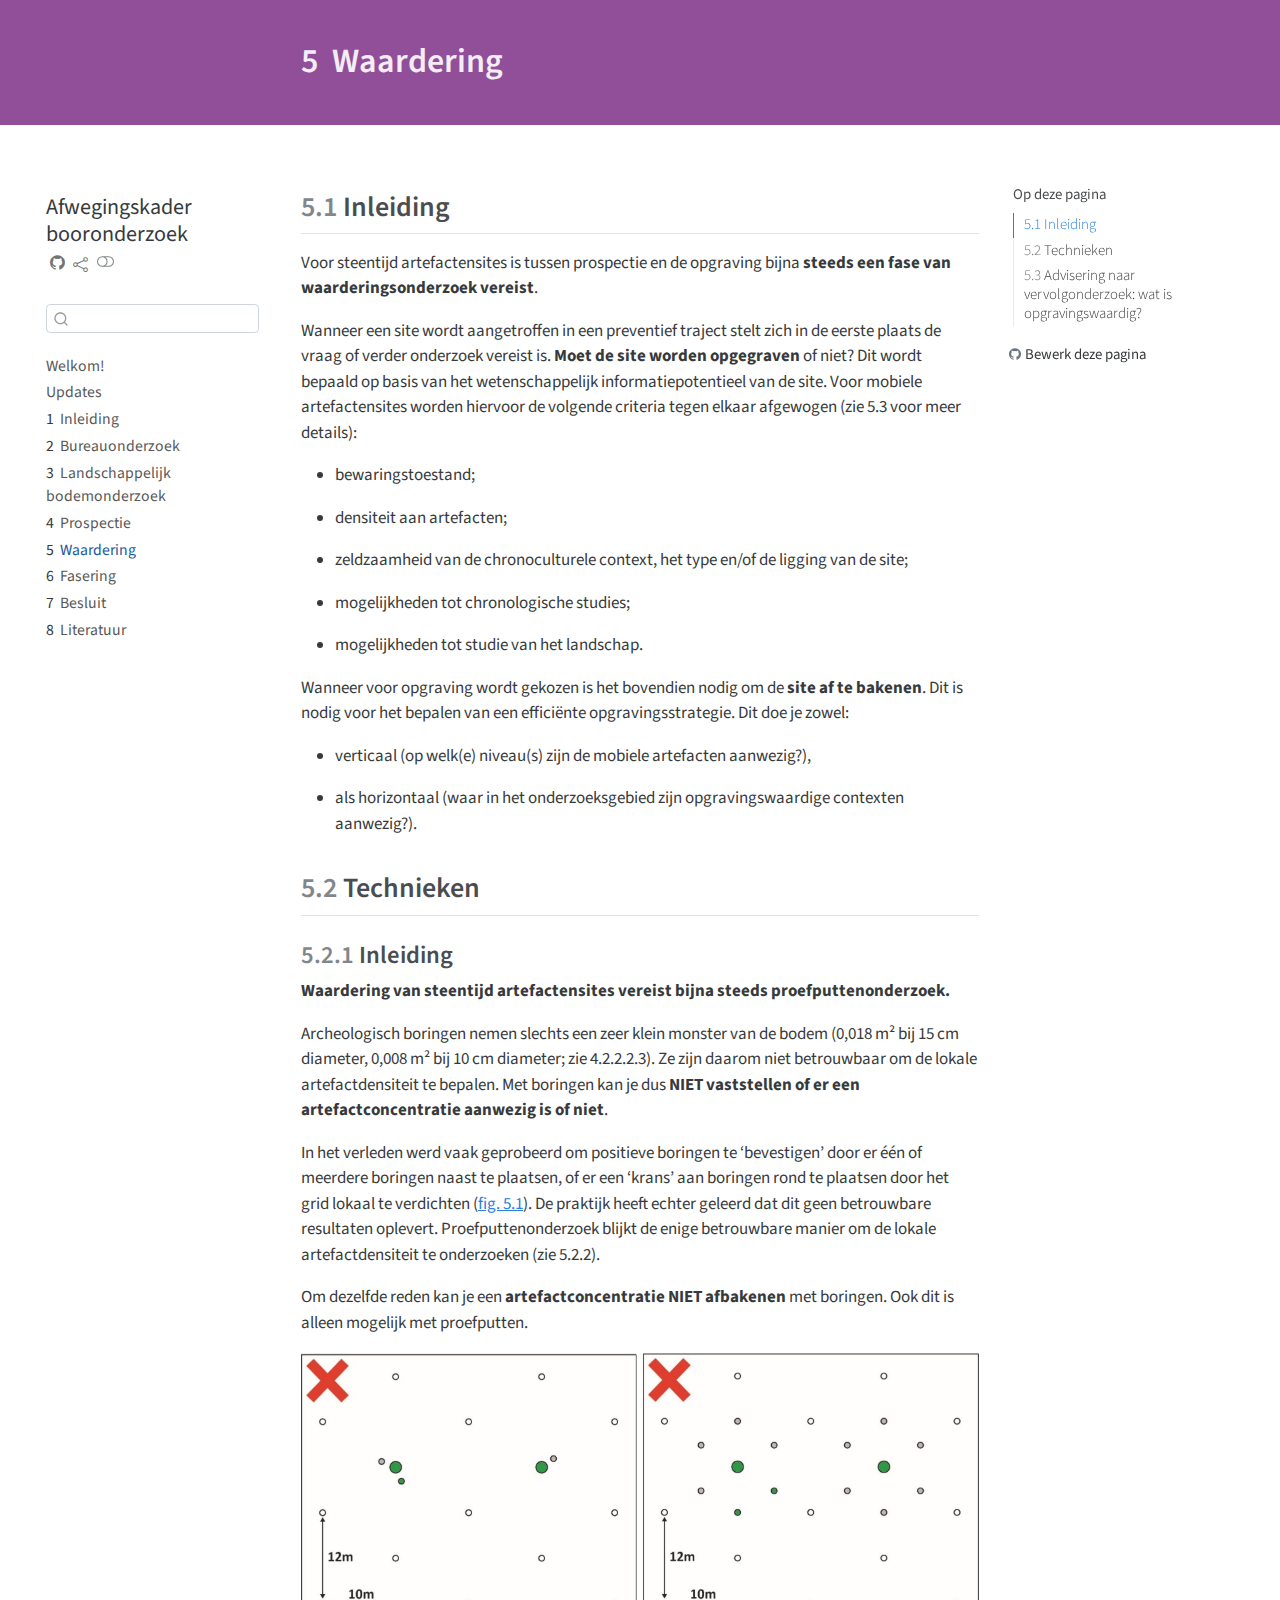
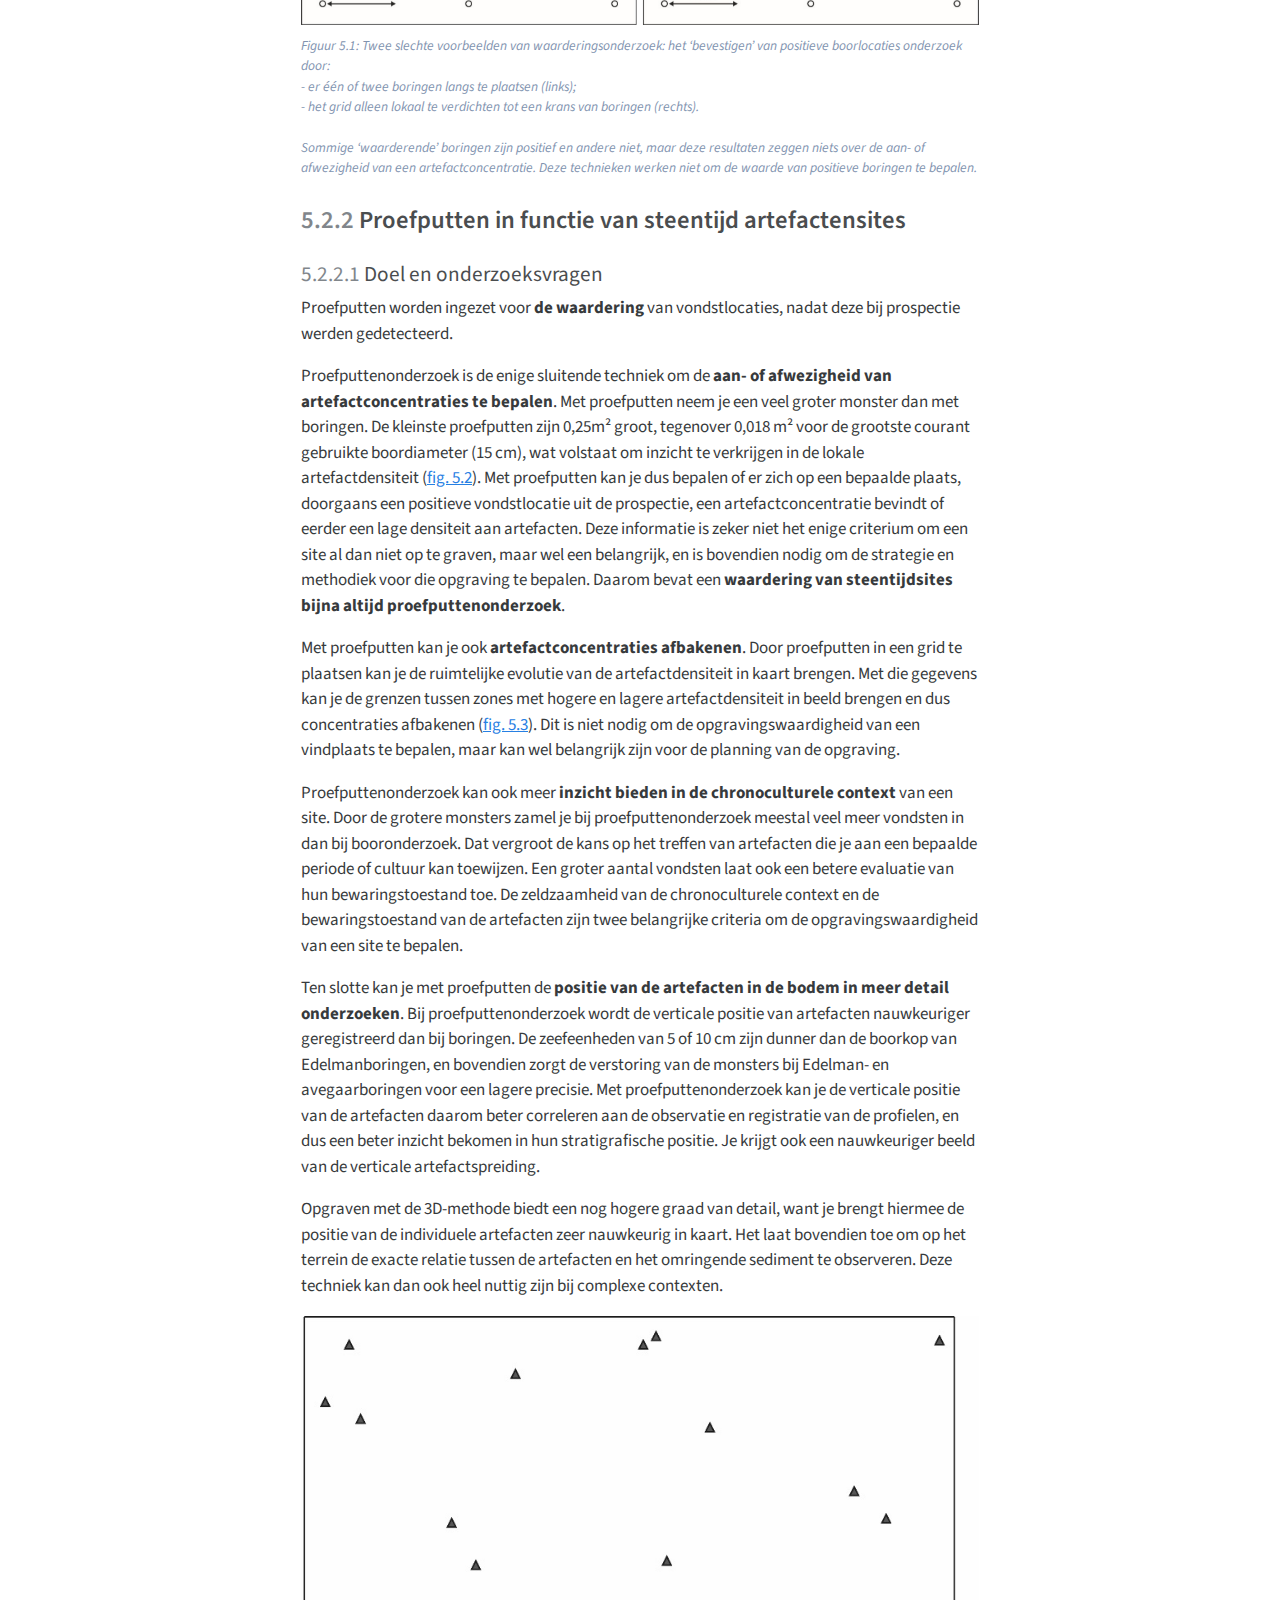
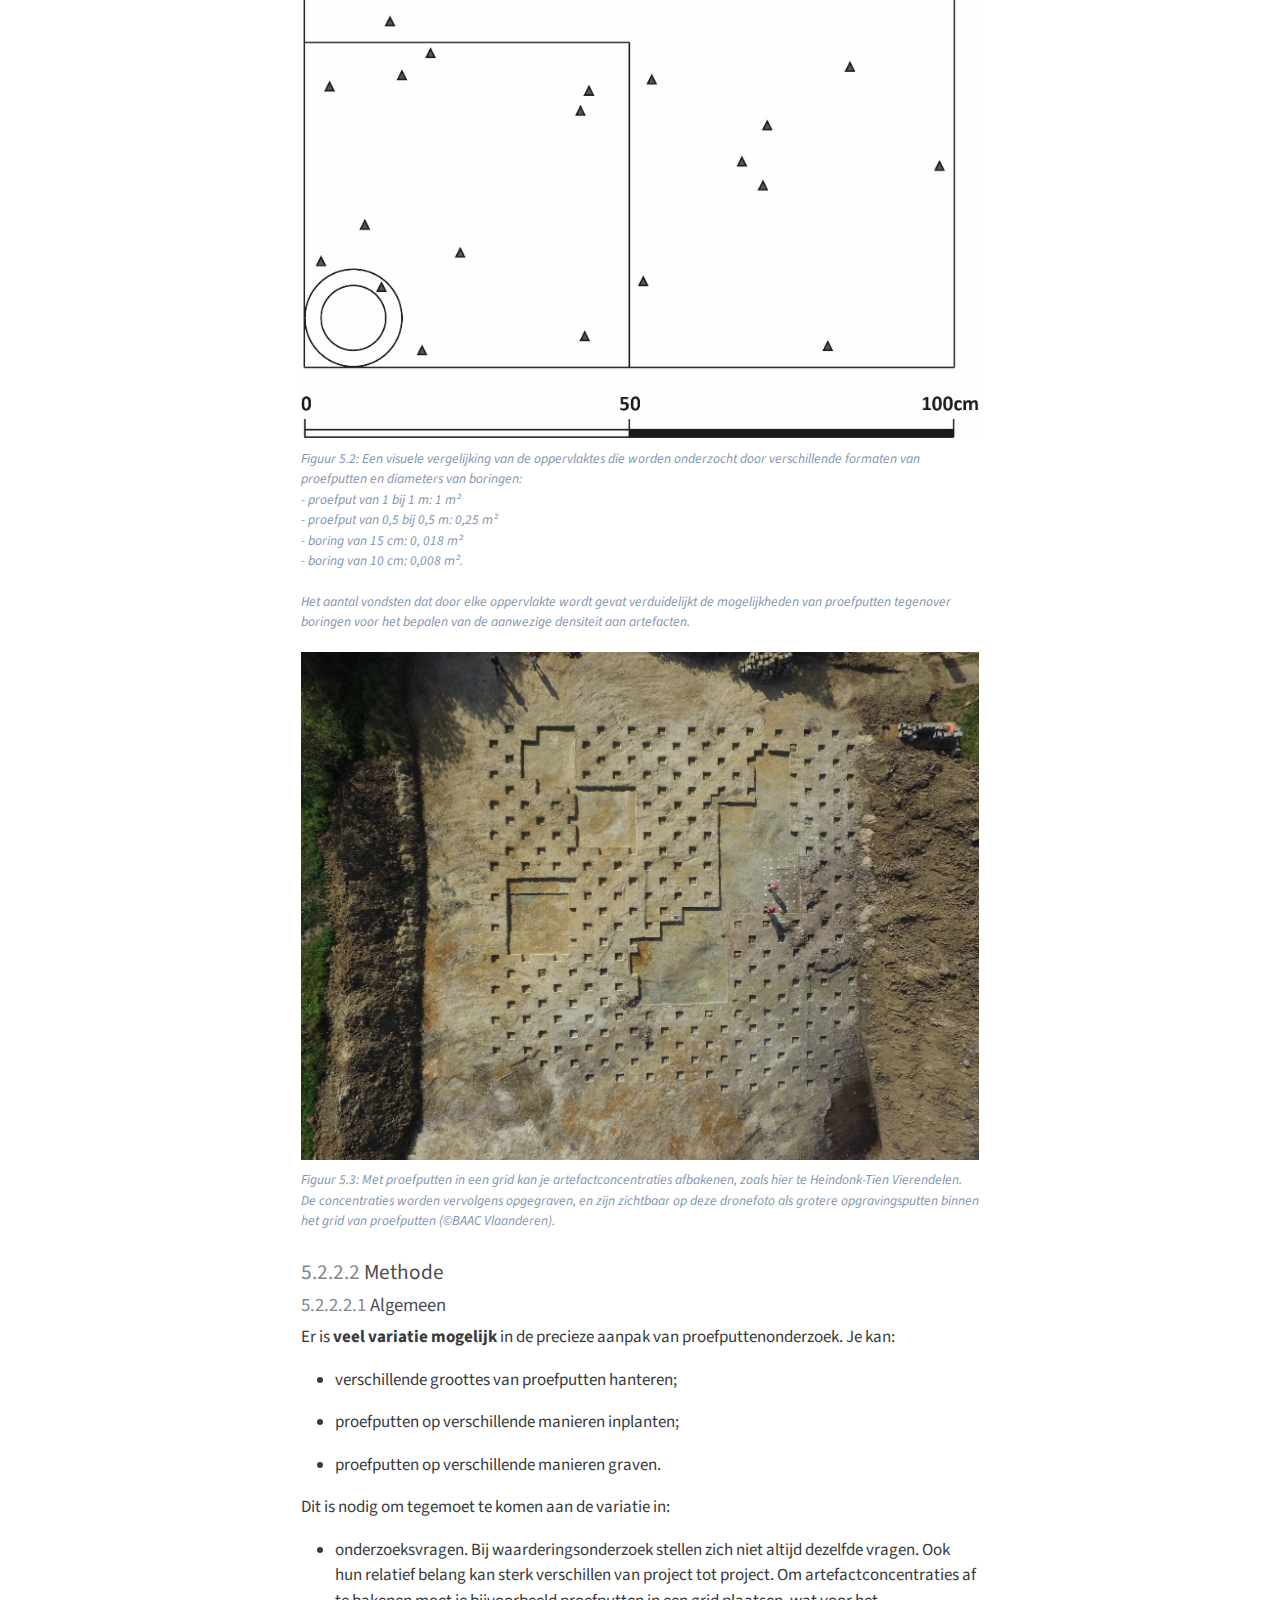
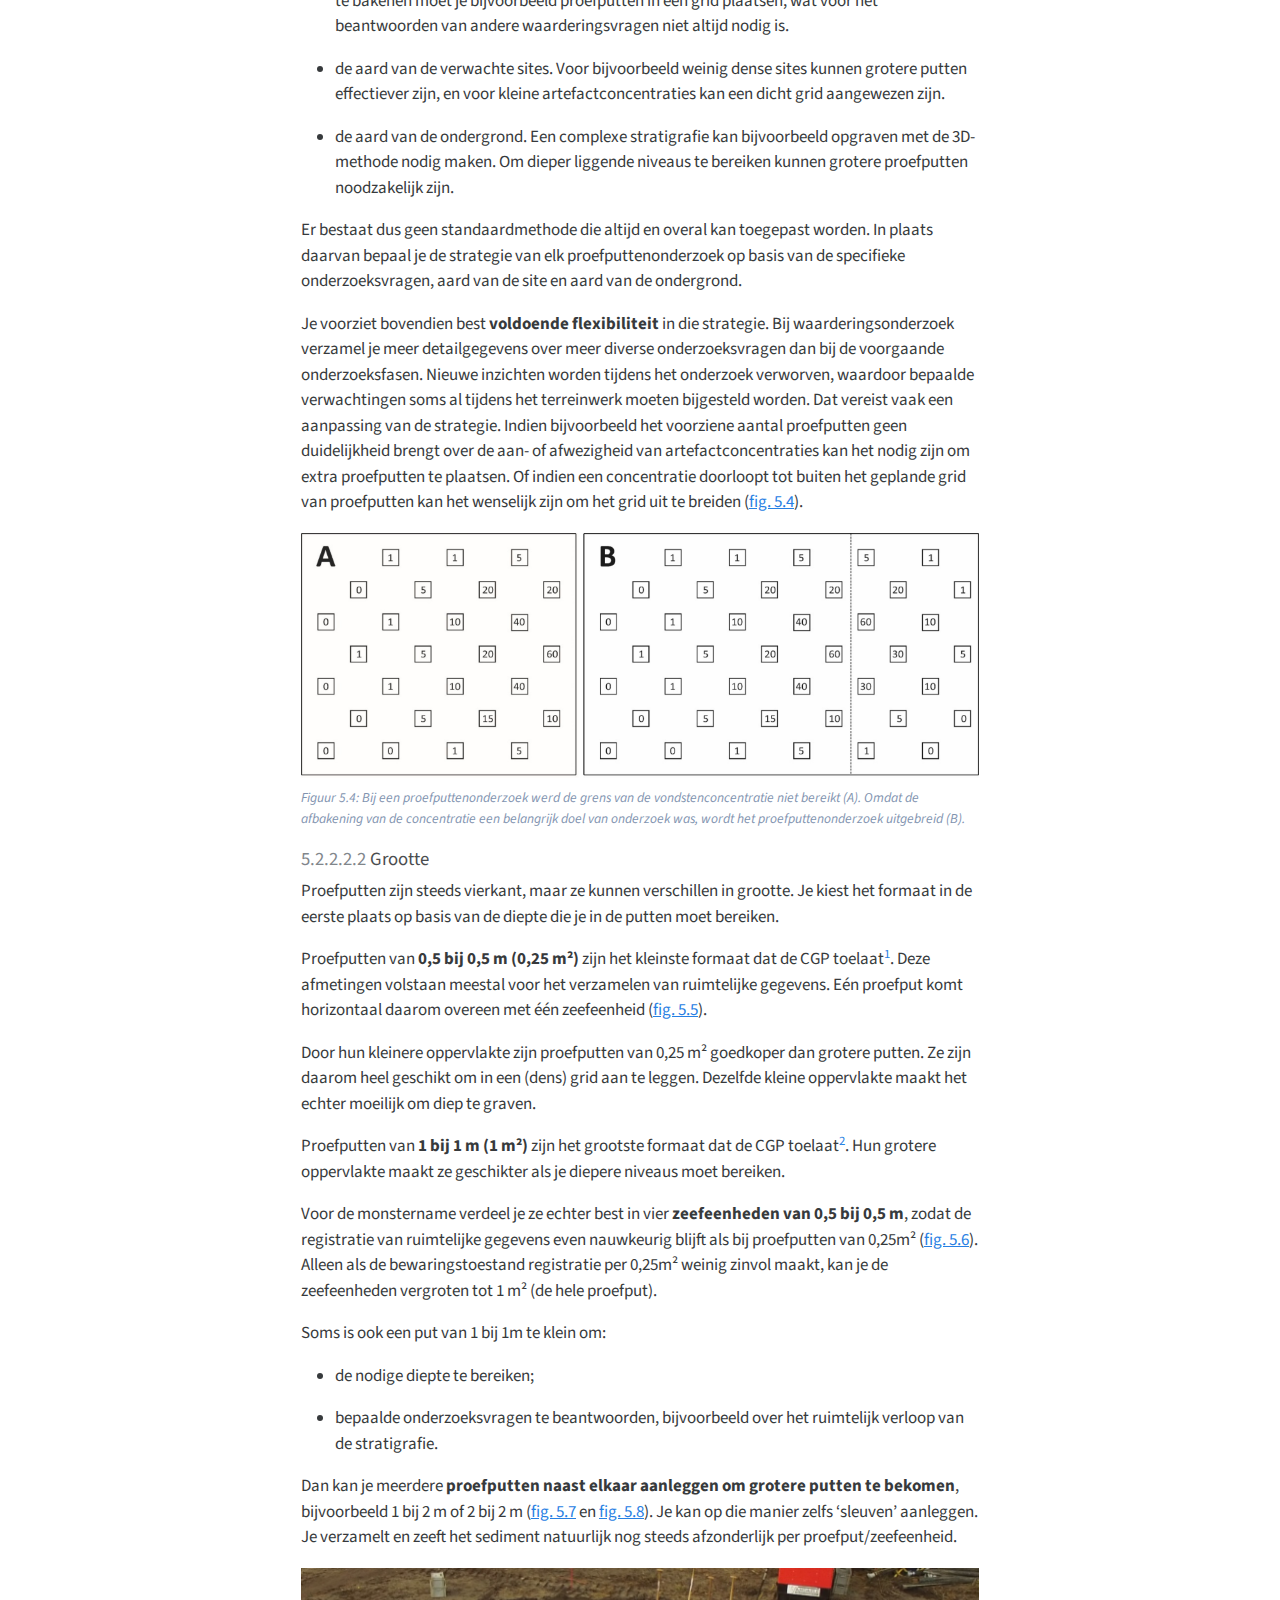
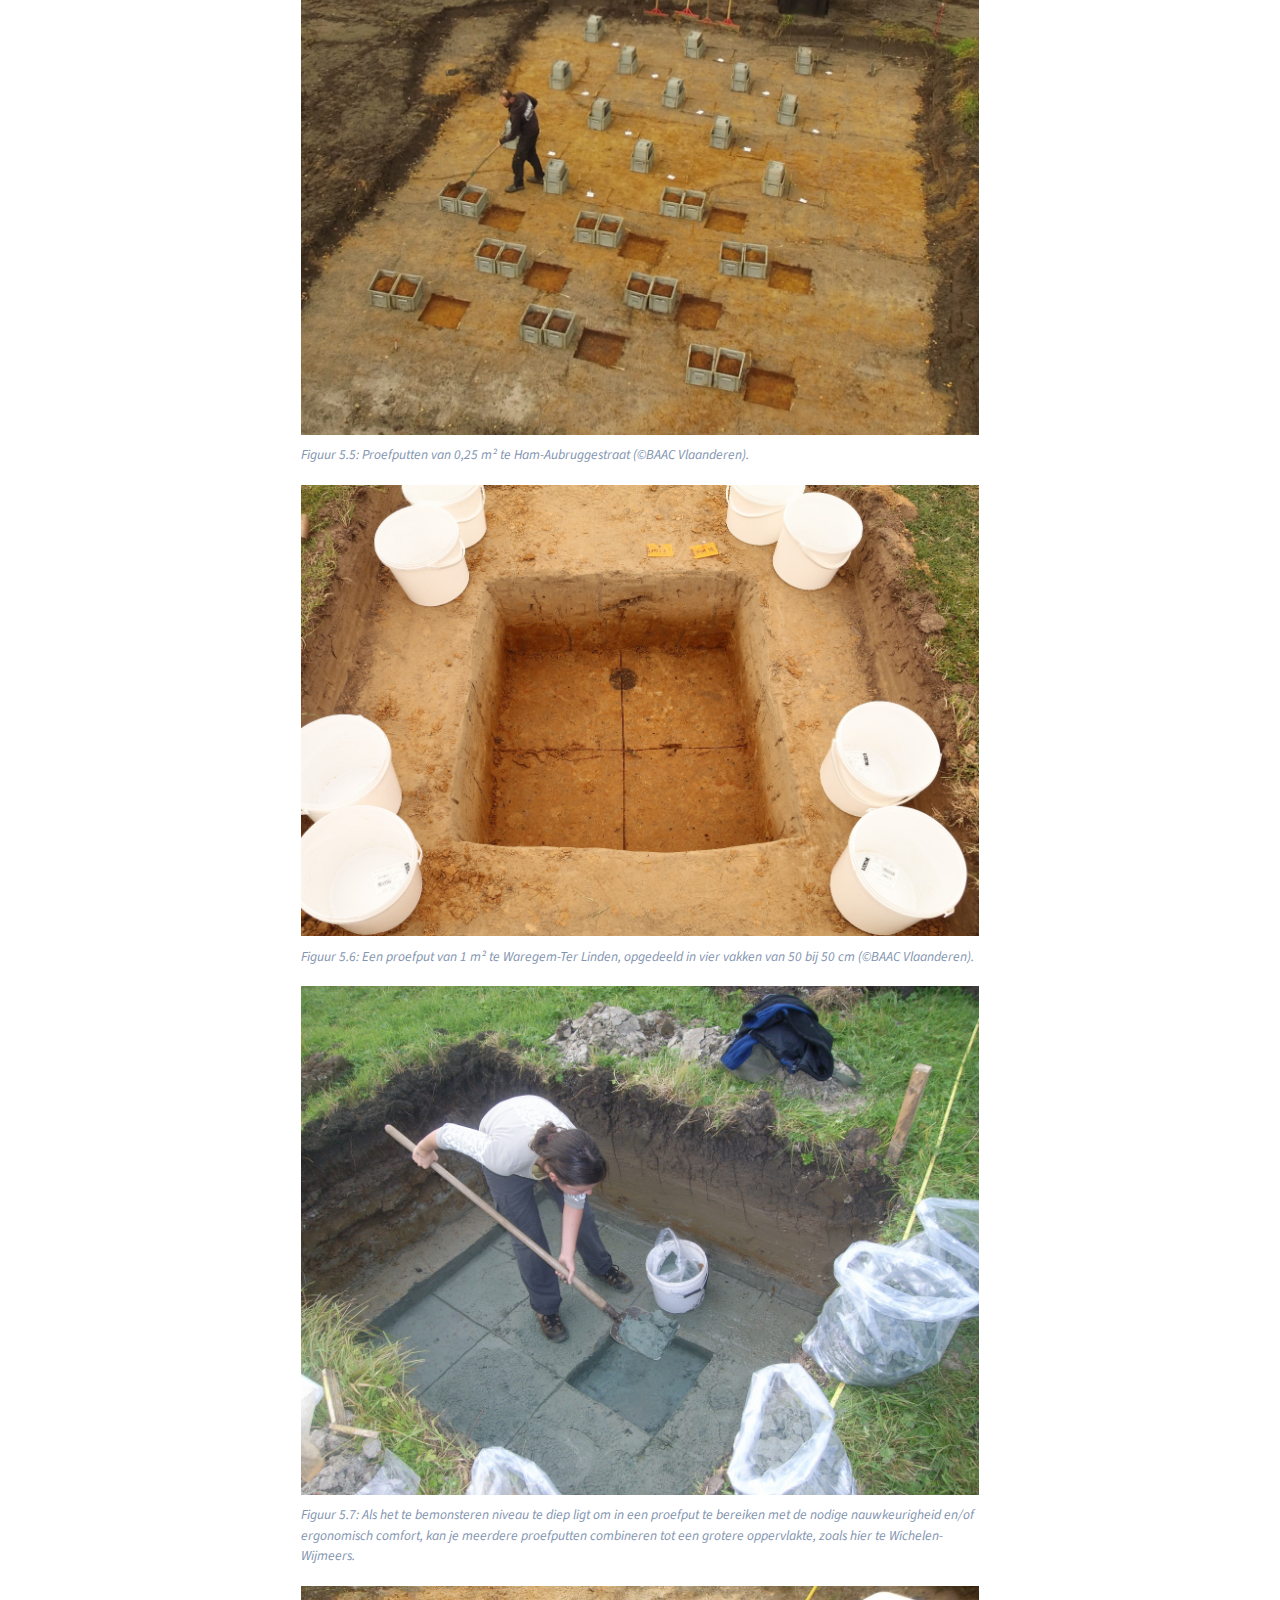
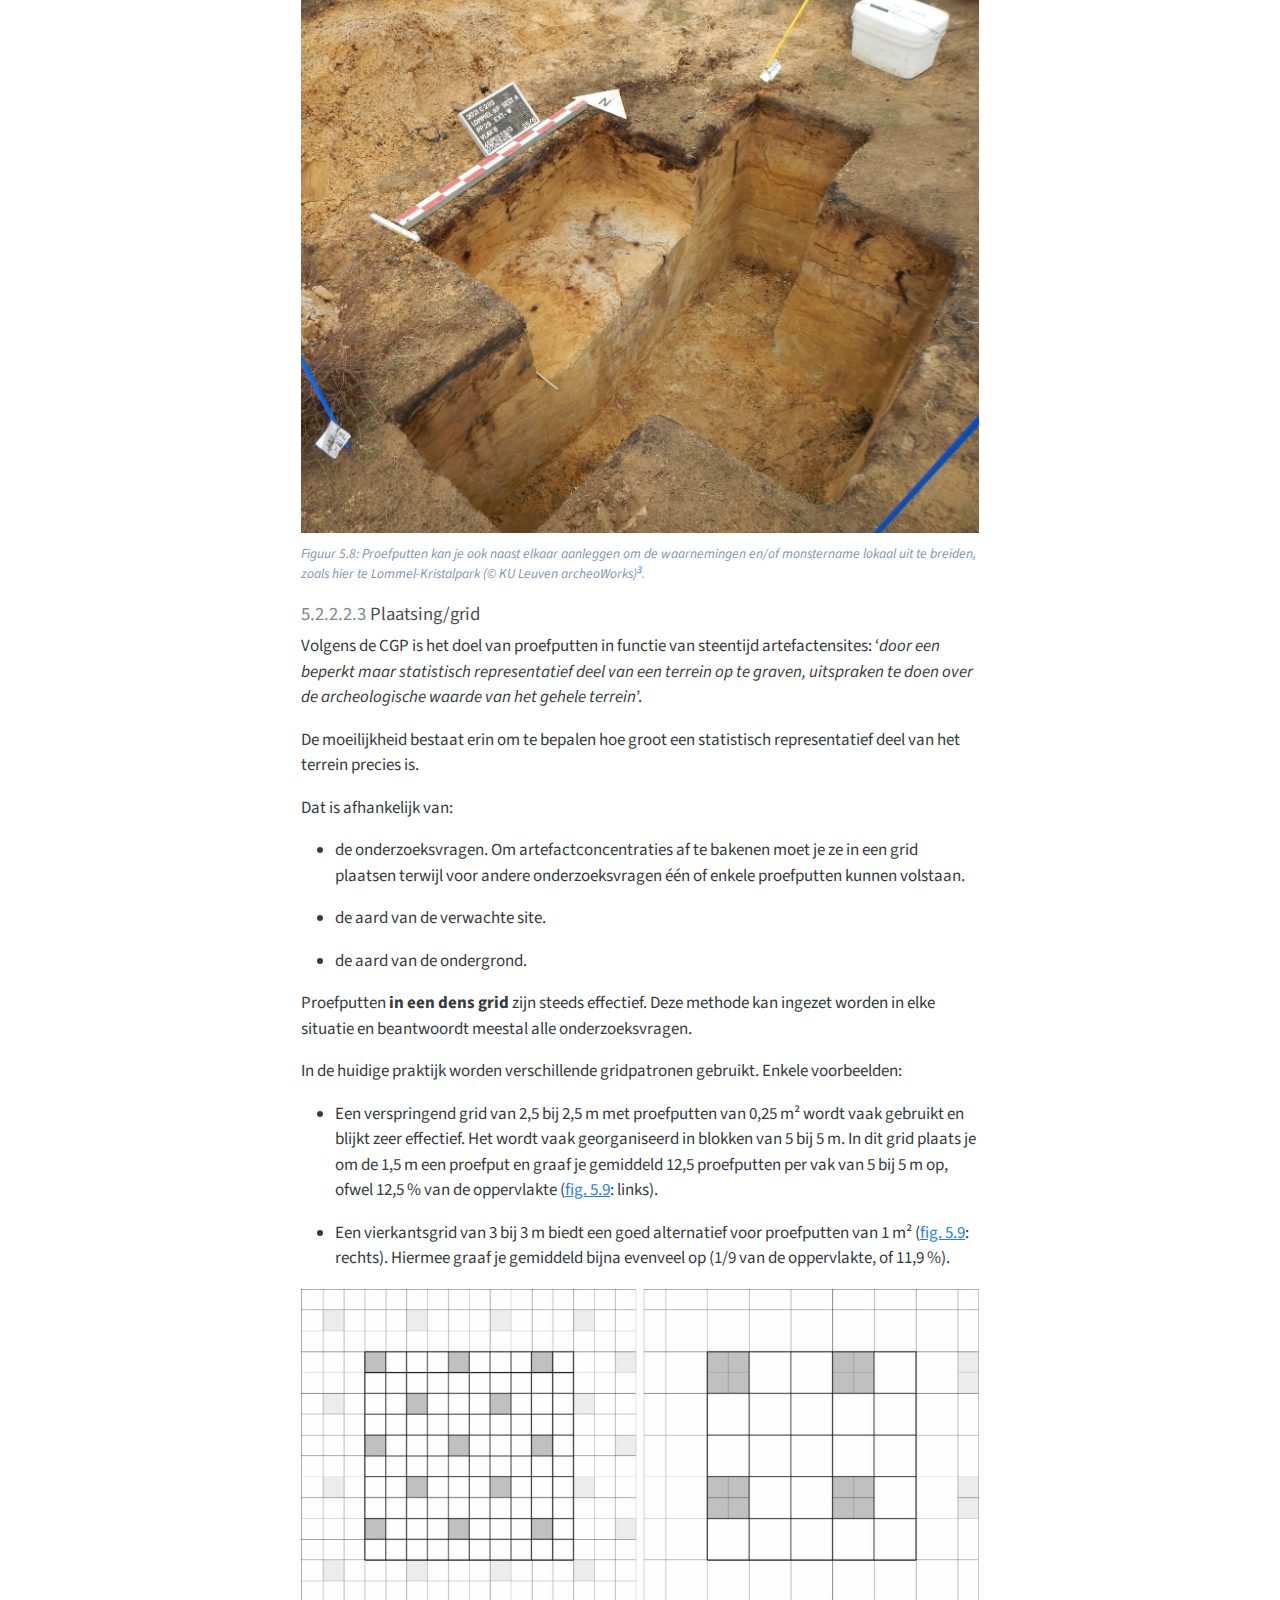
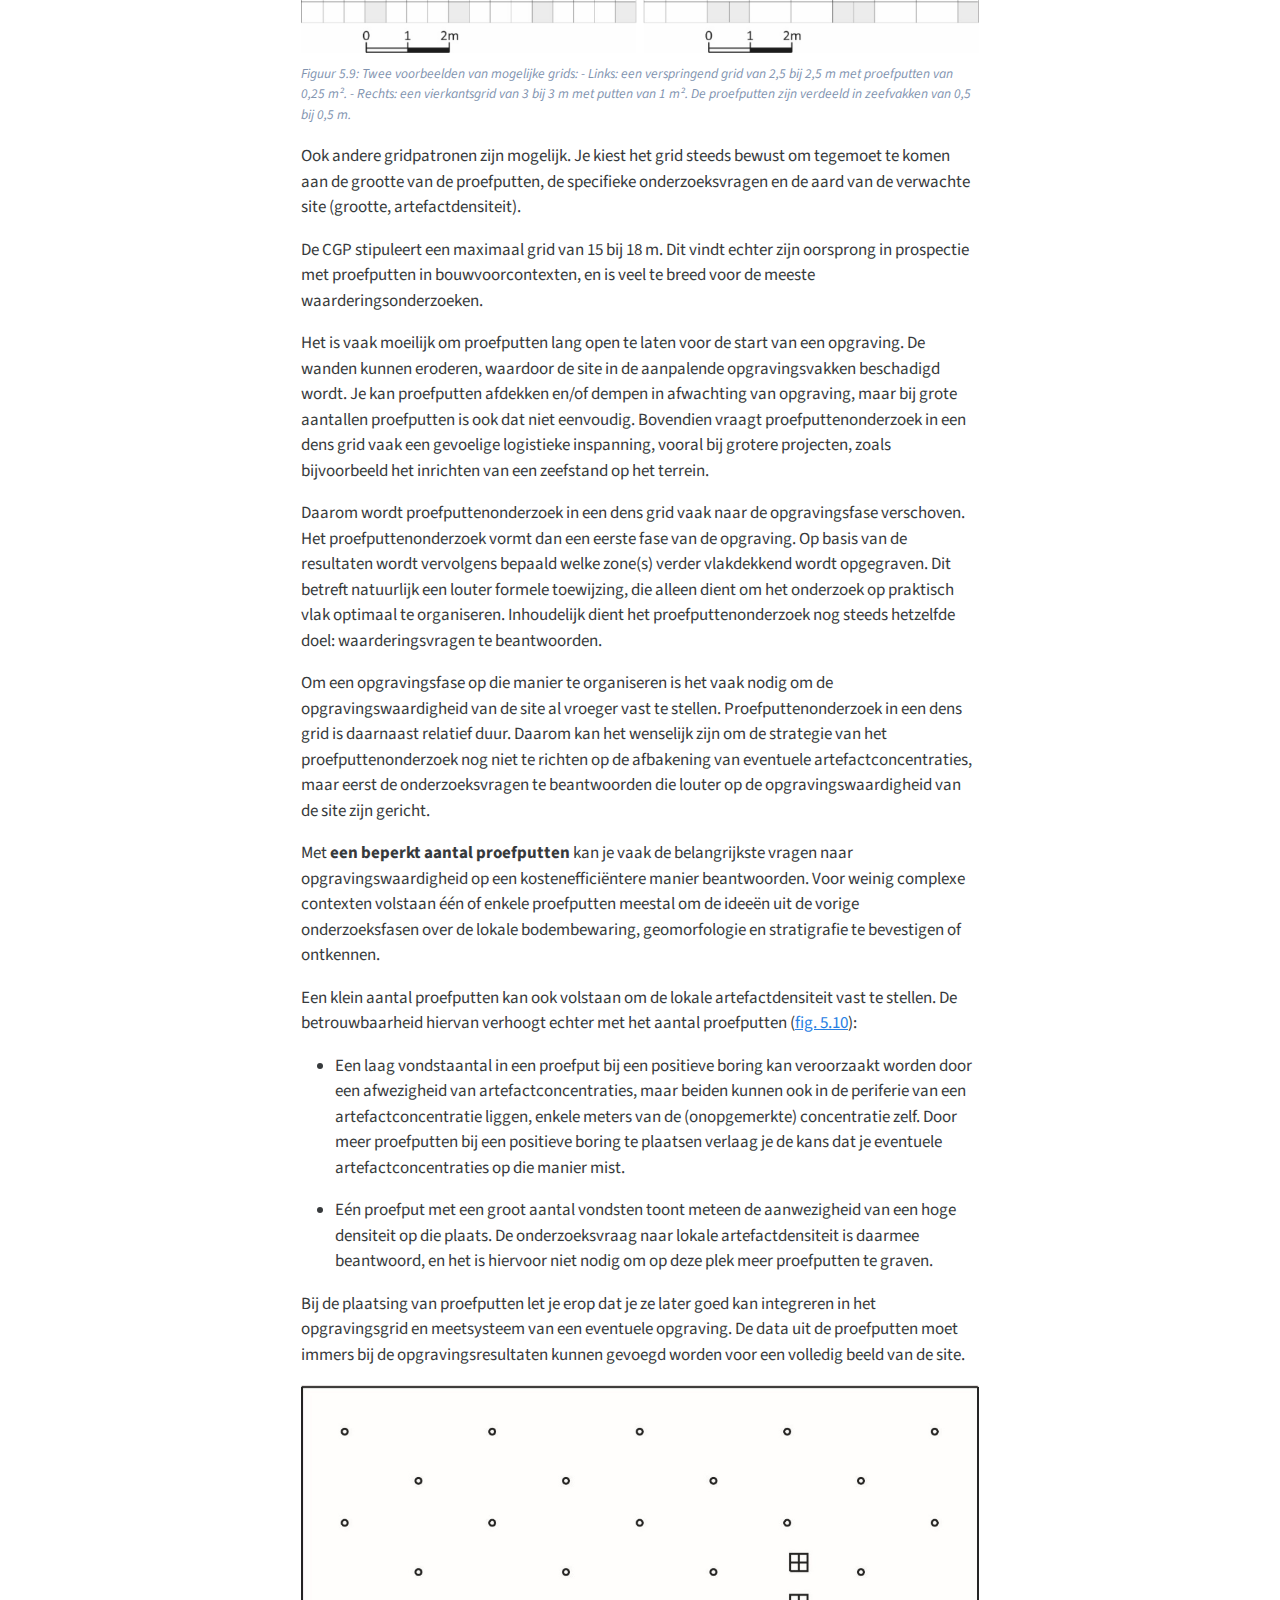
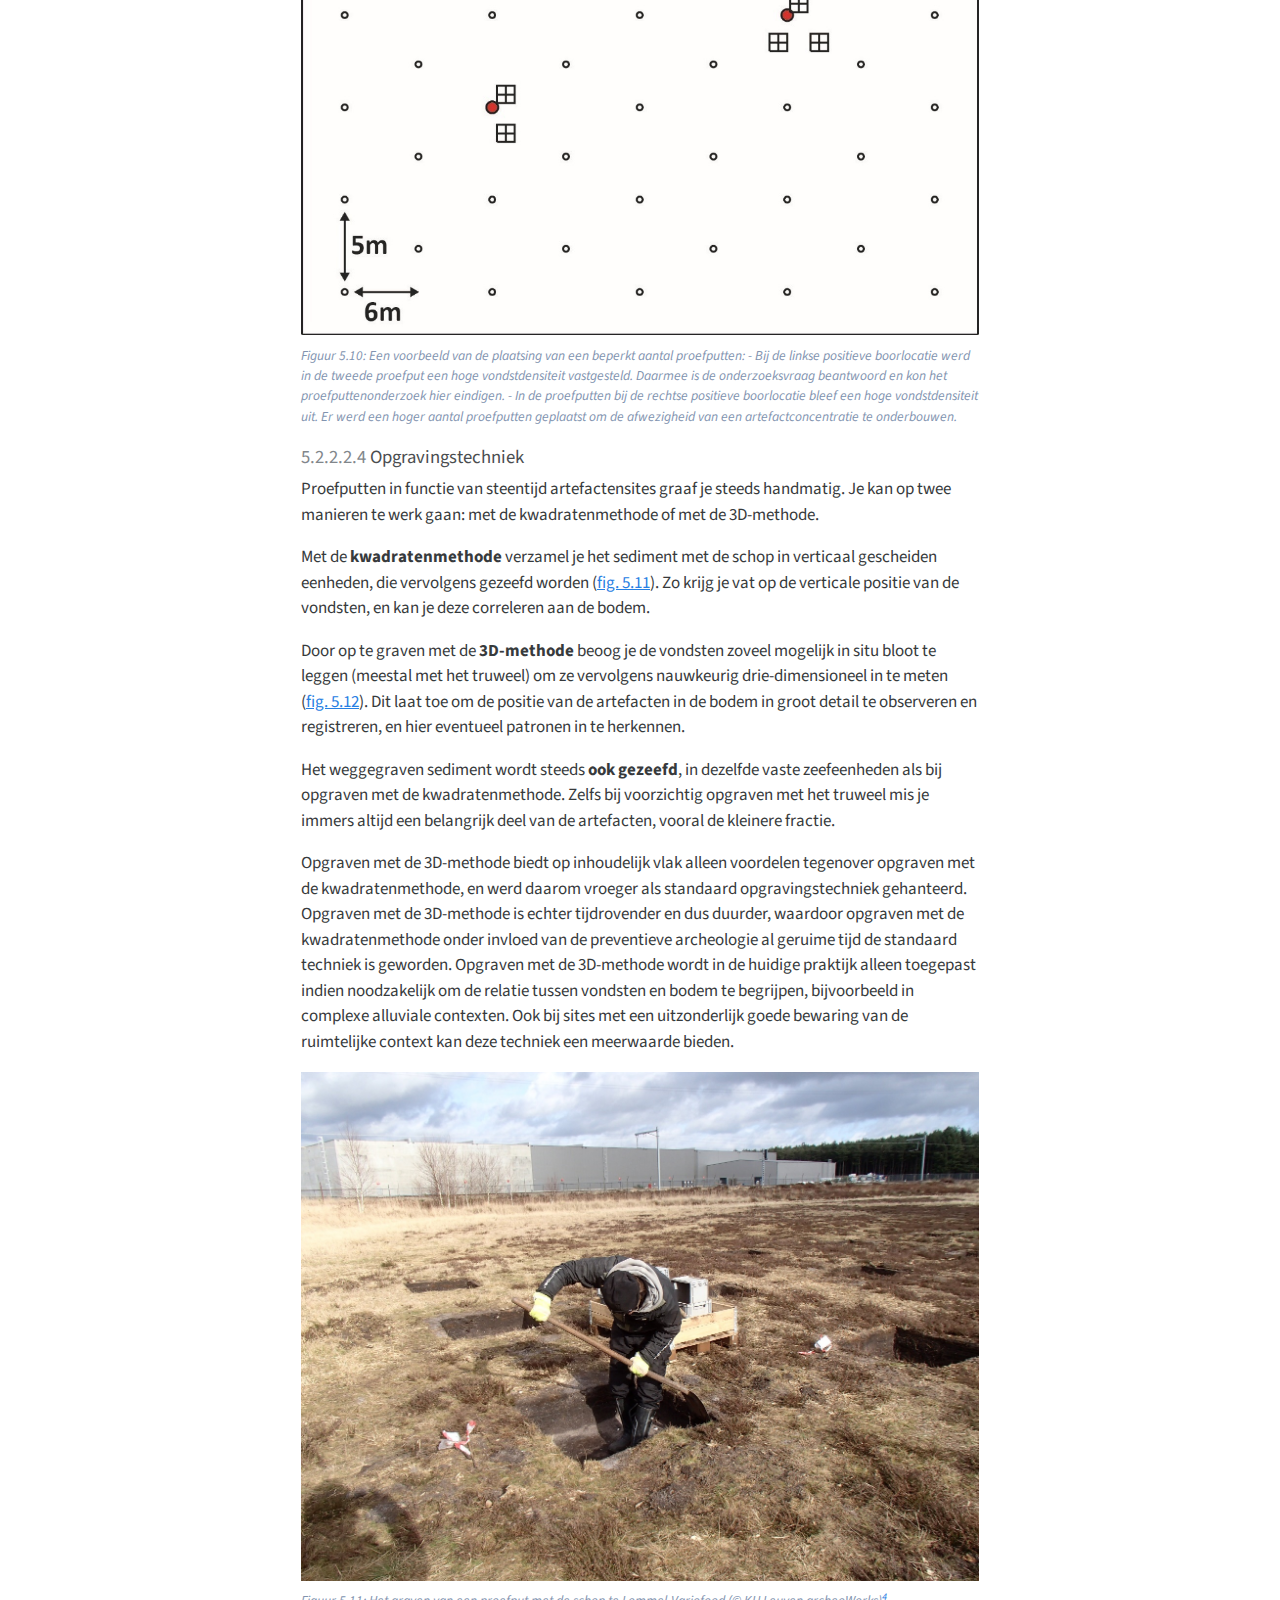
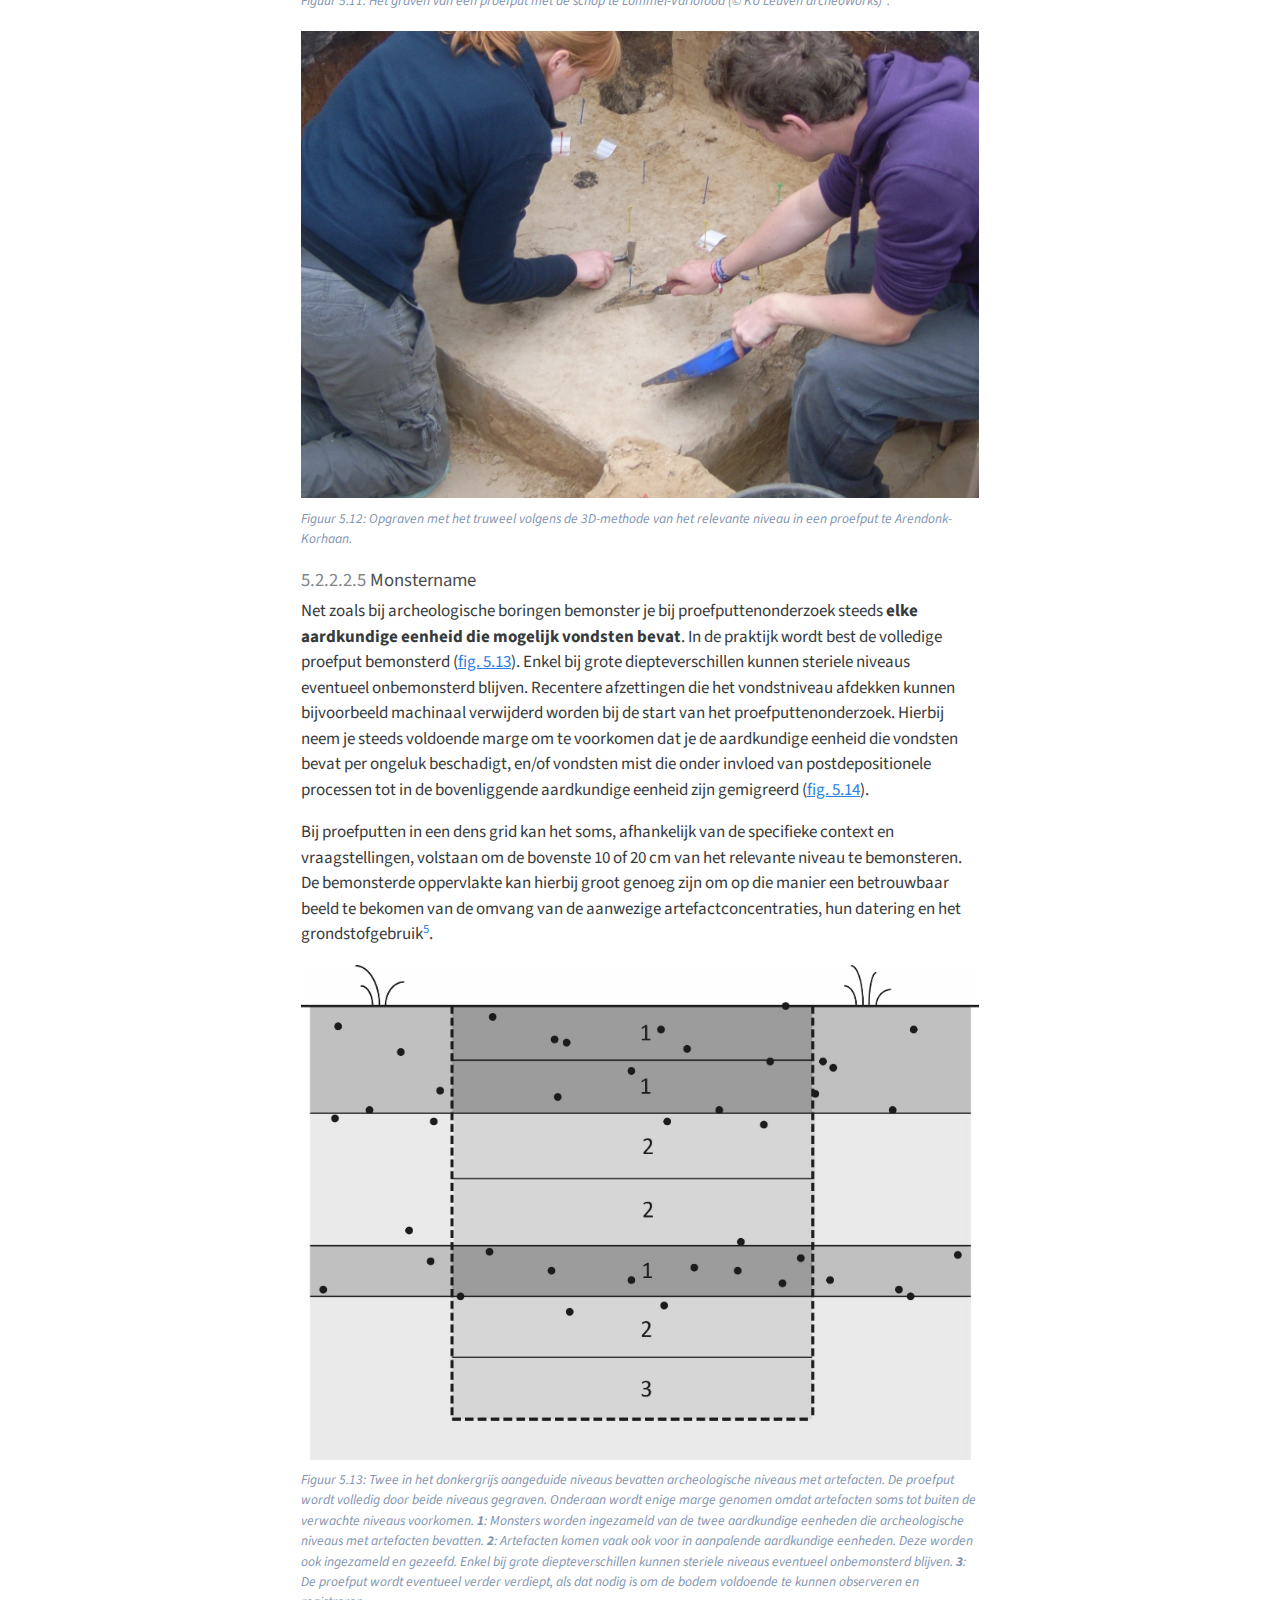
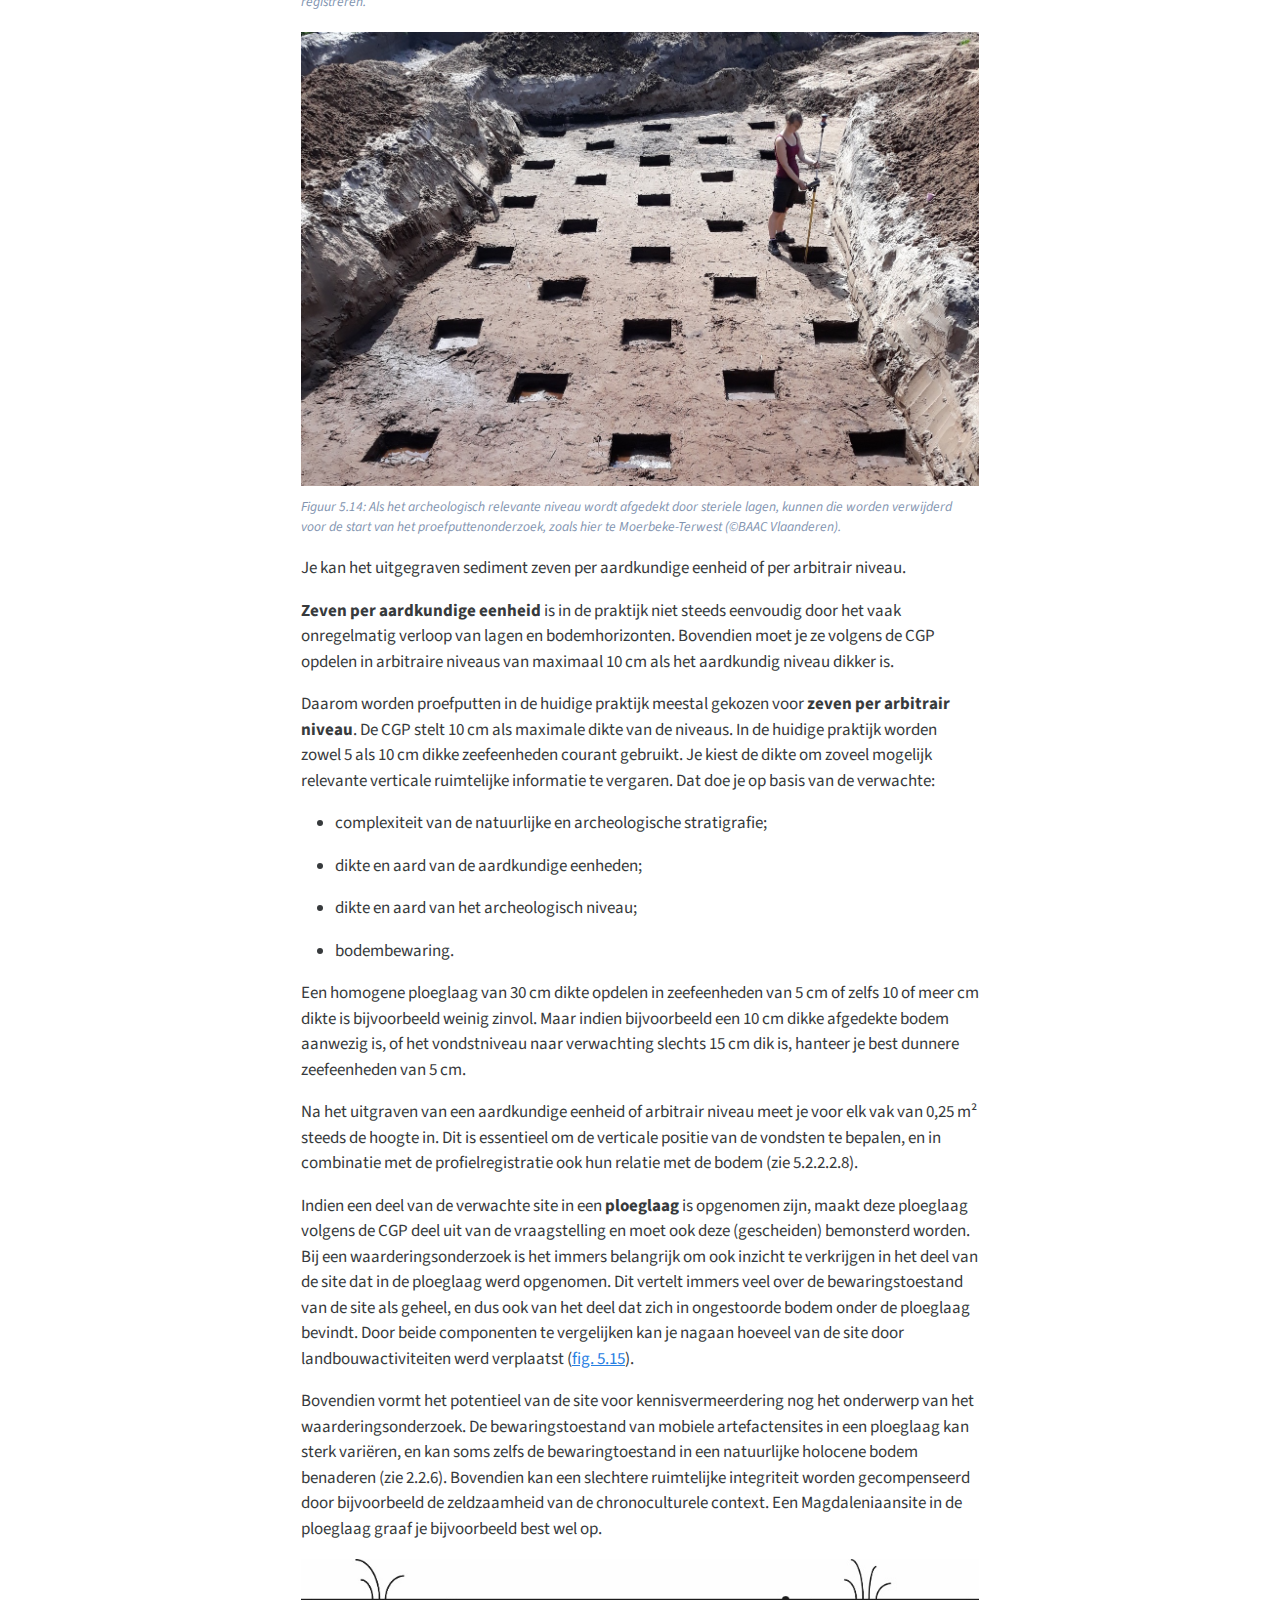
<file: docs/05_waardering.html>
<!DOCTYPE html>
<html xmlns="http://www.w3.org/1999/xhtml" lang="nl" xml:lang="nl"><head>

<meta charset="utf-8">
<meta name="generator" content="quarto-1.3.450">

<meta name="viewport" content="width=device-width, initial-scale=1.0, user-scalable=yes">


<title>Afwegingskader booronderzoek - 5&nbsp; Waardering</title>
<style>
code{white-space: pre-wrap;}
span.smallcaps{font-variant: small-caps;}
div.columns{display: flex; gap: min(4vw, 1.5em);}
div.column{flex: auto; overflow-x: auto;}
div.hanging-indent{margin-left: 1.5em; text-indent: -1.5em;}
ul.task-list{list-style: none;}
ul.task-list li input[type="checkbox"] {
  width: 0.8em;
  margin: 0 0.8em 0.2em -1em; /* quarto-specific, see https://github.com/quarto-dev/quarto-cli/issues/4556 */ 
  vertical-align: middle;
}
</style>


<script src="site_libs/quarto-nav/quarto-nav.js"></script>
<script src="site_libs/quarto-nav/headroom.min.js"></script>
<script src="site_libs/clipboard/clipboard.min.js"></script>
<script src="site_libs/quarto-search/autocomplete.umd.js"></script>
<script src="site_libs/quarto-search/fuse.min.js"></script>
<script src="site_libs/quarto-search/quarto-search.js"></script>
<meta name="quarto:offset" content="./">
<link href="./06_fasering.html" rel="next">
<link href="./04_prospectie.html" rel="prev">
<script src="site_libs/quarto-html/quarto.js"></script>
<script src="site_libs/quarto-html/popper.min.js"></script>
<script src="site_libs/quarto-html/tippy.umd.min.js"></script>
<script src="site_libs/quarto-html/anchor.min.js"></script>
<link href="site_libs/quarto-html/tippy.css" rel="stylesheet">
<link href="site_libs/quarto-html/quarto-syntax-highlighting.css" rel="stylesheet" class="quarto-color-scheme" id="quarto-text-highlighting-styles">
<link href="site_libs/quarto-html/quarto-syntax-highlighting-dark.css" rel="prefetch" class="quarto-color-scheme quarto-color-alternate" id="quarto-text-highlighting-styles">
<script src="site_libs/bootstrap/bootstrap.min.js"></script>
<link href="site_libs/bootstrap/bootstrap-icons.css" rel="stylesheet">
<link href="site_libs/bootstrap/bootstrap.min.css" rel="stylesheet" class="quarto-color-scheme" id="quarto-bootstrap" data-mode="light">
<link href="site_libs/bootstrap/bootstrap-dark.min.css" rel="prefetch" class="quarto-color-scheme quarto-color-alternate" id="quarto-bootstrap" data-mode="dark">
<script id="quarto-search-options" type="application/json">{
  "location": "sidebar",
  "copy-button": false,
  "collapse-after": 3,
  "panel-placement": "start",
  "type": "textbox",
  "limit": 20,
  "language": {
    "search-no-results-text": "Geen resultaat",
    "search-matching-documents-text": "Gevonden documenten",
    "search-copy-link-title": "Kopieer link om te zoeken",
    "search-hide-matches-text": "Extra overeenkomsten verbergen",
    "search-more-match-text": "meer overeenkomst in dit document",
    "search-more-matches-text": "meer overeenkomsten in dit document",
    "search-clear-button-title": "Wissen",
    "search-detached-cancel-button-title": "Annuleren",
    "search-submit-button-title": "Verzenden",
    "search-label": "Zoeken"
  }
}</script>
<script async="" src="https://www.googletagmanager.com/gtag/js?id=G-WFNTWBH9Q4"></script>

<script type="text/javascript">

window.dataLayer = window.dataLayer || [];
function gtag(){dataLayer.push(arguments);}
gtag('js', new Date());
gtag('config', 'G-WFNTWBH9Q4', { 'anonymize_ip': true});
</script>
<style>

      .quarto-title-block .quarto-title-banner h1,
      .quarto-title-block .quarto-title-banner h2,
      .quarto-title-block .quarto-title-banner h3,
      .quarto-title-block .quarto-title-banner h4,
      .quarto-title-block .quarto-title-banner h5,
      .quarto-title-block .quarto-title-banner h6
      {
        color: #FFFFFF;
      }

      .quarto-title-block .quarto-title-banner {
        color: #FFFFFF;
background: #914f9a;
      }
</style>


<meta name="twitter:title" content="Afwegingskader booronderzoek - 5&nbsp; Waardering">
<meta name="twitter:description" content="">
<meta name="twitter:image" content="/docs/figuren/image217.jpeg">
<meta name="twitter:card" content="summary_large_image">
</head>

<body class="nav-sidebar floating">

<div id="quarto-search-results"></div>
  <header id="quarto-header" class="headroom fixed-top">
  <nav class="quarto-secondary-nav">
    <div class="container-fluid d-flex">
      <button type="button" class="quarto-btn-toggle btn" data-bs-toggle="collapse" data-bs-target="#quarto-sidebar,#quarto-sidebar-glass" aria-controls="quarto-sidebar" aria-expanded="false" aria-label="Schakel zijbalk in" onclick="if (window.quartoToggleHeadroom) { window.quartoToggleHeadroom(); }">
        <i class="bi bi-layout-text-sidebar-reverse"></i>
      </button>
      <nav class="quarto-page-breadcrumbs" aria-label="breadcrumb"><ol class="breadcrumb"><li class="breadcrumb-item"><a href="./05_waardering.html"><span class="chapter-number">5</span>&nbsp; <span class="chapter-title">Waardering</span></a></li></ol></nav>
      <a class="flex-grow-1" role="button" data-bs-toggle="collapse" data-bs-target="#quarto-sidebar,#quarto-sidebar-glass" aria-controls="quarto-sidebar" aria-expanded="false" aria-label="Schakel zijbalk in" onclick="if (window.quartoToggleHeadroom) { window.quartoToggleHeadroom(); }">      
      </a>
      <button type="button" class="btn quarto-search-button" aria-label="" onclick="window.quartoOpenSearch();">
        <i class="bi bi-search"></i>
      </button>
    </div>
  </nav>
</header>
<!-- content -->
<header id="title-block-header" class="quarto-title-block default page-columns page-full">
  <div class="quarto-title-banner page-columns page-full">
    <div class="quarto-title column-body">
      <h1 class="title"><span class="chapter-number">5</span>&nbsp; <span class="chapter-title">Waardering</span></h1>
                      </div>
  </div>
    
  
  <div class="quarto-title-meta">

      
    
      
    </div>
    
  
  </header><div id="quarto-content" class="quarto-container page-columns page-rows-contents page-layout-article">
<!-- sidebar -->
  <nav id="quarto-sidebar" class="sidebar collapse collapse-horizontal sidebar-navigation floating overflow-auto">
    <div class="pt-lg-2 mt-2 text-left sidebar-header">
    <div class="sidebar-title mb-0 py-0">
      <a href="./">Afwegingskader booronderzoek</a> 
        <div class="sidebar-tools-main tools-wide">
    <a href="https://github.com/ErfgoedPublicaties/AKOE-11-Booronderzoek" rel="" title="Source Code" class="quarto-navigation-tool px-1" aria-label="Source Code"><i class="bi bi-github"></i></a>
    <div class="dropdown">
      <a href="" title="Share" id="quarto-navigation-tool-dropdown-0" class="quarto-navigation-tool dropdown-toggle px-1" data-bs-toggle="dropdown" aria-expanded="false" aria-label="Share"><i class="bi bi-share"></i></a>
      <ul class="dropdown-menu" aria-labelledby="quarto-navigation-tool-dropdown-0">
          <li>
            <a class="dropdown-item sidebar-tools-main-item" href="https://twitter.com/intent/tweet?url=|url|">
              <i class="bi bi-bi-twitter pe-1"></i>
            Twitter
            </a>
          </li>
          <li>
            <a class="dropdown-item sidebar-tools-main-item" href="https://www.facebook.com/sharer/sharer.php?u=|url|">
              <i class="bi bi-bi-facebook pe-1"></i>
            Facebook
            </a>
          </li>
          <li>
            <a class="dropdown-item sidebar-tools-main-item" href="https://www.linkedin.com/sharing/share-offsite/?url=|url|">
              <i class="bi bi-bi-linkedin pe-1"></i>
            LinkedIn
            </a>
          </li>
      </ul>
    </div>
  <a href="" class="quarto-color-scheme-toggle quarto-navigation-tool  px-1" onclick="window.quartoToggleColorScheme(); return false;" title="Schakel donkere modus in"><i class="bi"></i></a>
</div>
    </div>
      </div>
        <div class="mt-2 flex-shrink-0 align-items-center">
        <div class="sidebar-search">
        <div id="quarto-search" class="" title="Zoeken"></div>
        </div>
        </div>
    <div class="sidebar-menu-container"> 
    <ul class="list-unstyled mt-1">
        <li class="sidebar-item">
  <div class="sidebar-item-container"> 
  <a href="./index.html" class="sidebar-item-text sidebar-link">
 <span class="menu-text">Welkom!</span></a>
  </div>
</li>
        <li class="sidebar-item">
  <div class="sidebar-item-container"> 
  <a href="./updates.html" class="sidebar-item-text sidebar-link">
 <span class="menu-text">Updates</span></a>
  </div>
</li>
        <li class="sidebar-item">
  <div class="sidebar-item-container"> 
  <a href="./01_inleiding.html" class="sidebar-item-text sidebar-link">
 <span class="menu-text"><span class="chapter-number">1</span>&nbsp; <span class="chapter-title">Inleiding</span></span></a>
  </div>
</li>
        <li class="sidebar-item">
  <div class="sidebar-item-container"> 
  <a href="./02_bureauonderzoek.html" class="sidebar-item-text sidebar-link">
 <span class="menu-text"><span class="chapter-number">2</span>&nbsp; <span class="chapter-title">Bureauonderzoek</span></span></a>
  </div>
</li>
        <li class="sidebar-item">
  <div class="sidebar-item-container"> 
  <a href="./03_landschappelijk.html" class="sidebar-item-text sidebar-link">
 <span class="menu-text"><span class="chapter-number">3</span>&nbsp; <span class="chapter-title">Landschappelijk bodemonderzoek</span></span></a>
  </div>
</li>
        <li class="sidebar-item">
  <div class="sidebar-item-container"> 
  <a href="./04_prospectie.html" class="sidebar-item-text sidebar-link">
 <span class="menu-text"><span class="chapter-number">4</span>&nbsp; <span class="chapter-title">Prospectie</span></span></a>
  </div>
</li>
        <li class="sidebar-item">
  <div class="sidebar-item-container"> 
  <a href="./05_waardering.html" class="sidebar-item-text sidebar-link active">
 <span class="menu-text"><span class="chapter-number">5</span>&nbsp; <span class="chapter-title">Waardering</span></span></a>
  </div>
</li>
        <li class="sidebar-item">
  <div class="sidebar-item-container"> 
  <a href="./06_fasering.html" class="sidebar-item-text sidebar-link">
 <span class="menu-text"><span class="chapter-number">6</span>&nbsp; <span class="chapter-title">Fasering</span></span></a>
  </div>
</li>
        <li class="sidebar-item">
  <div class="sidebar-item-container"> 
  <a href="./07_besluit.html" class="sidebar-item-text sidebar-link">
 <span class="menu-text"><span class="chapter-number">7</span>&nbsp; <span class="chapter-title">Besluit</span></span></a>
  </div>
</li>
        <li class="sidebar-item">
  <div class="sidebar-item-container"> 
  <a href="./literatuur.html" class="sidebar-item-text sidebar-link">
 <span class="menu-text"><span class="chapter-number">8</span>&nbsp; <span class="chapter-title">Literatuur</span></span></a>
  </div>
</li>
    </ul>
    </div>
</nav>
<div id="quarto-sidebar-glass" data-bs-toggle="collapse" data-bs-target="#quarto-sidebar,#quarto-sidebar-glass"></div>
<!-- margin-sidebar -->
    <div id="quarto-margin-sidebar" class="sidebar margin-sidebar">
        <nav id="TOC" role="doc-toc" class="toc-active">
    <h2 id="toc-title">Op deze pagina</h2>
   
  <ul>
  <li><a href="#inleiding" id="toc-inleiding" class="nav-link active" data-scroll-target="#inleiding"><span class="header-section-number">5.1</span> Inleiding</a></li>
  <li><a href="#technieken" id="toc-technieken" class="nav-link" data-scroll-target="#technieken"><span class="header-section-number">5.2</span> Technieken</a>
  <ul>
  <li><a href="#inleiding-1" id="toc-inleiding-1" class="nav-link" data-scroll-target="#inleiding-1"><span class="header-section-number">5.2.1</span> Inleiding</a></li>
  <li><a href="#proefputten-in-functie-van-steentijd-artefactensites" id="toc-proefputten-in-functie-van-steentijd-artefactensites" class="nav-link" data-scroll-target="#proefputten-in-functie-van-steentijd-artefactensites"><span class="header-section-number">5.2.2</span> Proefputten in functie van steentijd artefactensites</a>
  <ul class="collapse">
  <li><a href="#doel-en-onderzoeksvragen" id="toc-doel-en-onderzoeksvragen" class="nav-link" data-scroll-target="#doel-en-onderzoeksvragen"><span class="header-section-number">5.2.2.1</span> Doel en onderzoeksvragen</a></li>
  <li><a href="#methode" id="toc-methode" class="nav-link" data-scroll-target="#methode"><span class="header-section-number">5.2.2.2</span> Methode</a></li>
  </ul></li>
  </ul></li>
  <li><a href="#advisering-naar-vervolgonderzoek-wat-is-opgravingswaardig" id="toc-advisering-naar-vervolgonderzoek-wat-is-opgravingswaardig" class="nav-link" data-scroll-target="#advisering-naar-vervolgonderzoek-wat-is-opgravingswaardig"><span class="header-section-number">5.3</span> Advisering naar vervolgonderzoek: wat is opgravingswaardig?</a></li>
  </ul>
<div class="toc-actions"><div><i class="bi bi-github"></i></div><div class="action-links"><p><a href="https://github.com/ErfgoedPublicaties/AKOE-11-Booronderzoek/edit/main/05_waardering.qmd" class="toc-action">Bewerk deze pagina</a></p></div></div></nav>
    </div>
<!-- main -->
<main class="content quarto-banner-title-block" id="quarto-document-content">




<section id="inleiding" class="level2" data-number="5.1">
<h2 data-number="5.1" class="anchored" data-anchor-id="inleiding"><span class="header-section-number">5.1</span> Inleiding</h2>
<p>Voor steentijd artefactensites is tussen prospectie en de opgraving bijna <strong>steeds een fase van waarderingsonderzoek vereist</strong>.</p>
<p>Wanneer een site wordt aangetroffen in een preventief traject stelt zich in de eerste plaats de vraag of verder onderzoek vereist is. <strong>Moet de site worden opgegraven</strong> of niet? Dit wordt bepaald op basis van het wetenschappelijk informatiepotentieel van de site. Voor mobiele artefactensites worden hiervoor de volgende criteria tegen elkaar afgewogen (zie 5.3 voor meer details):</p>
<ul>
<li><p>bewaringstoestand;</p></li>
<li><p>densiteit aan artefacten;</p></li>
<li><p>zeldzaamheid van de chronoculturele context, het type en/of de ligging van de site;</p></li>
<li><p>mogelijkheden tot chronologische studies;</p></li>
<li><p>mogelijkheden tot studie van het landschap.</p></li>
</ul>
<p>Wanneer voor opgraving wordt gekozen is het bovendien nodig om de <strong>site af te bakenen</strong>. Dit is nodig voor het bepalen van een efficiënte opgravingsstrategie. Dit doe je zowel:</p>
<ul>
<li><p>verticaal (op welk(e) niveau(s) zijn de mobiele artefacten aanwezig?),</p></li>
<li><p>als horizontaal (waar in het onderzoeksgebied zijn opgravingswaardige contexten aanwezig?).</p></li>
</ul>
</section>
<section id="technieken" class="level2" data-number="5.2">
<h2 data-number="5.2" class="anchored" data-anchor-id="technieken"><span class="header-section-number">5.2</span> Technieken</h2>
<section id="inleiding-1" class="level3" data-number="5.2.1">
<h3 data-number="5.2.1" class="anchored" data-anchor-id="inleiding-1"><span class="header-section-number">5.2.1</span> Inleiding</h3>
<p><strong>Waardering van steentijd artefactensites vereist bijna steeds proefputtenonderzoek.</strong></p>
<p>Archeologisch boringen nemen slechts een zeer klein monster van de bodem (0,018 m² bij 15 cm diameter, 0,008 m² bij 10 cm diameter; zie 4.2.2.2.3). Ze zijn daarom niet betrouwbaar om de lokale artefactdensiteit te bepalen. Met boringen kan je dus <strong>NIET vaststellen of er een artefactconcentratie aanwezig is of niet</strong>.</p>
<p>In het verleden werd vaak geprobeerd om positieve boringen te ‘bevestigen’ door er één of meerdere boringen naast te plaatsen, of er een ‘krans’ aan boringen rond te plaatsen door het grid lokaal te verdichten (<a href="#fig-5-1">fig.&nbsp;<span>5.1</span></a>). De praktijk heeft echter geleerd dat dit geen betrouwbare resultaten oplevert. Proefputtenonderzoek blijkt de enige betrouwbare manier om de lokale artefactdensiteit te onderzoeken (zie 5.2.2).</p>
<p>Om dezelfde reden kan je een <strong>artefactconcentratie NIET afbakenen</strong> met boringen. Ook dit is alleen mogelijk met proefputten.</p>
<div id="fig-5-1" class="quarto-figure quarto-figure-center anchored">
<figure class="figure">
<p><img src="./figuren/fig-5-1.png" class="img-fluid figure-img"></p>
<figcaption class="figure-caption">Figuur&nbsp;5.1: Twee slechte voorbeelden van waarderingsonderzoek: het ‘bevestigen’ van positieve boorlocaties onderzoek door: <br> - er één of twee boringen langs te plaatsen (links); <br>- het grid alleen lokaal te verdichten tot een krans van boringen (rechts). <br> <br> Sommige ‘waarderende’ boringen zijn positief en andere niet, maar deze resultaten zeggen niets over de aan- of afwezigheid van een artefactconcentratie. Deze technieken werken niet om de waarde van positieve boringen te bepalen.</figcaption>
</figure>
</div>
</section>
<section id="proefputten-in-functie-van-steentijd-artefactensites" class="level3" data-number="5.2.2">
<h3 data-number="5.2.2" class="anchored" data-anchor-id="proefputten-in-functie-van-steentijd-artefactensites"><span class="header-section-number">5.2.2</span> Proefputten in functie van steentijd artefactensites</h3>
<section id="doel-en-onderzoeksvragen" class="level4" data-number="5.2.2.1">
<h4 data-number="5.2.2.1" class="anchored" data-anchor-id="doel-en-onderzoeksvragen"><span class="header-section-number">5.2.2.1</span> Doel en onderzoeksvragen</h4>
<p>Proefputten worden ingezet voor <strong>de waardering</strong> van vondstlocaties, nadat deze bij prospectie werden gedetecteerd.</p>
<p>Proefputtenonderzoek is de enige sluitende techniek om de <strong>aan- of afwezigheid van artefactconcentraties te bepalen</strong>. Met proefputten neem je een veel groter monster dan met boringen. De kleinste proefputten zijn 0,25m² groot, tegenover 0,018 m² voor de grootste courant gebruikte boordiameter (15 cm), wat volstaat om inzicht te verkrijgen in de lokale artefactdensiteit (<a href="#fig-5-2">fig.&nbsp;<span>5.2</span></a>). Met proefputten kan je dus bepalen of er zich op een bepaalde plaats, doorgaans een positieve vondstlocatie uit de prospectie, een artefactconcentratie bevindt of eerder een lage densiteit aan artefacten. Deze informatie is zeker niet het enige criterium om een site al dan niet op te graven, maar wel een belangrijk, en is bovendien nodig om de strategie en methodiek voor die opgraving te bepalen. Daarom bevat een <strong>waardering van steentijdsites bijna altijd proefputtenonderzoek</strong>.</p>
<p>Met proefputten kan je ook <strong>artefactconcentraties afbakenen</strong>. Door proefputten in een grid te plaatsen kan je de ruimtelijke evolutie van de artefactdensiteit in kaart brengen. Met die gegevens kan je de grenzen tussen zones met hogere en lagere artefactdensiteit in beeld brengen en dus concentraties afbakenen (<a href="#fig-5-3">fig.&nbsp;<span>5.3</span></a>). Dit is niet nodig om de opgravingswaardigheid van een vindplaats te bepalen, maar kan wel belangrijk zijn voor de planning van de opgraving.</p>
<p>Proefputtenonderzoek kan ook meer <strong>inzicht bieden in de chronoculturele context</strong> van een site. Door de grotere monsters zamel je bij proefputtenonderzoek meestal veel meer vondsten in dan bij booronderzoek. Dat vergroot de kans op het treffen van artefacten die je aan een bepaalde periode of cultuur kan toewijzen. Een groter aantal vondsten laat ook een betere evaluatie van hun bewaringstoestand toe. De zeldzaamheid van de chronoculturele context en de bewaringstoestand van de artefacten zijn twee belangrijke criteria om de opgravingswaardigheid van een site te bepalen.</p>
<p>Ten slotte kan je met proefputten de <strong>positie van de artefacten in de bodem in meer detail onderzoeken</strong>. Bij proefputtenonderzoek wordt de verticale positie van artefacten nauwkeuriger geregistreerd dan bij boringen. De zeefeenheden van 5 of 10 cm zijn dunner dan de boorkop van Edelmanboringen, en bovendien zorgt de verstoring van de monsters bij Edelman- en avegaarboringen voor een lagere precisie. Met proefputtenonderzoek kan je de verticale positie van de artefacten daarom beter correleren aan de observatie en registratie van de profielen, en dus een beter inzicht bekomen in hun stratigrafische positie. Je krijgt ook een nauwkeuriger beeld van de verticale artefactspreiding.</p>
<p>Opgraven met de 3D-methode biedt een nog hogere graad van detail, want je brengt hiermee de positie van de individuele artefacten zeer nauwkeurig in kaart. Het laat bovendien toe om op het terrein de exacte relatie tussen de artefacten en het omringende sediment te observeren. Deze techniek kan dan ook heel nuttig zijn bij complexe contexten.</p>
<div id="fig-5-2" class="quarto-figure quarto-figure-center anchored">
<figure class="figure">
<p><img src="./figuren/image216.jpeg" class="img-fluid figure-img"></p>
<figcaption class="figure-caption">Figuur&nbsp;5.2: Een visuele vergelijking van de oppervlaktes die worden onderzocht door verschillende formaten van proefputten en diameters van boringen: <br>- proefput van 1 bij 1 m: 1 m² <br>- proefput van 0,5 bij 0,5 m: 0,25 m² <br>- boring van 15 cm: 0, 018 m² <br>- boring van 10 cm: 0,008 m². <br> <br>Het aantal vondsten dat door elke oppervlakte wordt gevat verduidelijkt de mogelijkheden van proefputten tegenover boringen voor het bepalen van de aanwezige densiteit aan artefacten.</figcaption>
</figure>
</div>
<div id="fig-5-3" class="quarto-figure quarto-figure-center anchored">
<figure class="figure">
<p><img src="./figuren/image217.jpeg" class="img-fluid figure-img"></p>
<figcaption class="figure-caption">Figuur&nbsp;5.3: Met proefputten in een grid kan je artefactconcentraties afbakenen, zoals hier te Heindonk-Tien Vierendelen. De concentraties worden vervolgens opgegraven, en zijn zichtbaar op deze dronefoto als grotere opgravingsputten binnen het grid van proefputten (©BAAC Vlaanderen).</figcaption>
</figure>
</div>
</section>
<section id="methode" class="level4" data-number="5.2.2.2">
<h4 data-number="5.2.2.2" class="anchored" data-anchor-id="methode"><span class="header-section-number">5.2.2.2</span> Methode</h4>
<section id="algemeen" class="level5" data-number="5.2.2.2.1">
<h5 data-number="5.2.2.2.1" class="anchored" data-anchor-id="algemeen"><span class="header-section-number">5.2.2.2.1</span> Algemeen</h5>
<p>Er is <strong>veel variatie mogelijk</strong> in de precieze aanpak van proefputtenonderzoek. Je kan:</p>
<ul>
<li><p>verschillende groottes van proefputten hanteren;</p></li>
<li><p>proefputten op verschillende manieren inplanten;</p></li>
<li><p>proefputten op verschillende manieren graven.</p></li>
</ul>
<p>Dit is nodig om tegemoet te komen aan de variatie in:</p>
<ul>
<li><p>onderzoeksvragen. Bij waarderingsonderzoek stellen zich niet altijd dezelfde vragen. Ook hun relatief belang kan sterk verschillen van project tot project. Om artefactconcentraties af te bakenen moet je bijvoorbeeld proefputten in een grid plaatsen, wat voor het beantwoorden van andere waarderingsvragen niet altijd nodig is.</p></li>
<li><p>de aard van de verwachte sites. Voor bijvoorbeeld weinig dense sites kunnen grotere putten effectiever zijn, en voor kleine artefactconcentraties kan een dicht grid aangewezen zijn.</p></li>
<li><p>de aard van de ondergrond. Een complexe stratigrafie kan bijvoorbeeld opgraven met de 3D-methode nodig maken. Om dieper liggende niveaus te bereiken kunnen grotere proefputten noodzakelijk zijn.</p></li>
</ul>
<p>Er bestaat dus geen standaardmethode die altijd en overal kan toegepast worden. In plaats daarvan bepaal je de strategie van elk proefputtenonderzoek op basis van de specifieke onderzoeksvragen, aard van de site en aard van de ondergrond.</p>
<p>Je voorziet bovendien best <strong>voldoende flexibiliteit</strong> in die strategie. Bij waarderingsonderzoek verzamel je meer detailgegevens over meer diverse onderzoeksvragen dan bij de voorgaande onderzoeksfasen. Nieuwe inzichten worden tijdens het onderzoek verworven, waardoor bepaalde verwachtingen soms al tijdens het terreinwerk moeten bijgesteld worden. Dat vereist vaak een aanpassing van de strategie. Indien bijvoorbeeld het voorziene aantal proefputten geen duidelijkheid brengt over de aan- of afwezigheid van artefactconcentraties kan het nodig zijn om extra proefputten te plaatsen. Of indien een concentratie doorloopt tot buiten het geplande grid van proefputten kan het wenselijk zijn om het grid uit te breiden (<a href="#fig-5-4">fig.&nbsp;<span>5.4</span></a>).</p>
<div id="fig-5-4" class="quarto-figure quarto-figure-center anchored">
<figure class="figure">
<p><img src="./figuren/fig-5-4.png" class="img-fluid figure-img"></p>
<figcaption class="figure-caption">Figuur&nbsp;5.4: Bij een proefputtenonderzoek werd de grens van de vondstenconcentratie niet bereikt (A). Omdat de afbakening van de concentratie een belangrijk doel van onderzoek was, wordt het proefputtenonderzoek uitgebreid (B).</figcaption>
</figure>
</div>
</section>
<section id="grootte" class="level5" data-number="5.2.2.2.2">
<h5 data-number="5.2.2.2.2" class="anchored" data-anchor-id="grootte"><span class="header-section-number">5.2.2.2.2</span> Grootte</h5>
<p>Proefputten zijn steeds vierkant, maar ze kunnen verschillen in grootte. Je kiest het formaat in de eerste plaats op basis van de diepte die je in de putten moet bereiken.</p>
<p>Proefputten van <strong>0,5 bij 0,5 m (0,25 m²)</strong> zijn het kleinste formaat dat de CGP toelaat<a href="#fn1" class="footnote-ref" id="fnref1" role="doc-noteref"><sup>1</sup></a>. Deze afmetingen volstaan meestal voor het verzamelen van ruimtelijke gegevens. Eén proefput komt horizontaal daarom overeen met één zeefeenheid (<a href="#fig-5-5">fig.&nbsp;<span>5.5</span></a>).</p>
<p>Door hun kleinere oppervlakte zijn proefputten van 0,25 m² goedkoper dan grotere putten. Ze zijn daarom heel geschikt om in een (dens) grid aan te leggen. Dezelfde kleine oppervlakte maakt het echter moeilijk om diep te graven.</p>
<p>Proefputten van <strong>1 bij 1 m (1 m²)</strong> zijn het grootste formaat dat de CGP toelaat<a href="#fn2" class="footnote-ref" id="fnref2" role="doc-noteref"><sup>2</sup></a>. Hun grotere oppervlakte maakt ze geschikter als je diepere niveaus moet bereiken.</p>
<p>Voor de monstername verdeel je ze echter best in vier <strong>zeefeenheden van 0,5 bij 0,5 m</strong>, zodat de registratie van ruimtelijke gegevens even nauwkeurig blijft als bij proefputten van 0,25m² (<a href="#fig-5-6">fig.&nbsp;<span>5.6</span></a>). Alleen als de bewaringstoestand registratie per 0,25m² weinig zinvol maakt, kan je de zeefeenheden vergroten tot 1 m² (de hele proefput).</p>
<p>Soms is ook een put van 1 bij 1m te klein om:</p>
<ul>
<li><p>de nodige diepte te bereiken;</p></li>
<li><p>bepaalde onderzoeksvragen te beantwoorden, bijvoorbeeld over het ruimtelijk verloop van de stratigrafie.</p></li>
</ul>
<p>Dan kan je meerdere <strong>proefputten naast elkaar aanleggen om grotere putten te bekomen</strong>, bijvoorbeeld 1 bij 2 m of 2 bij 2 m (<a href="#fig-5-7">fig.&nbsp;<span>5.7</span></a> en <a href="#fig-5-8">fig.&nbsp;<span>5.8</span></a>). Je kan op die manier zelfs ‘sleuven’ aanleggen. Je verzamelt en zeeft het sediment natuurlijk nog steeds afzonderlijk per proefput/zeefeenheid.</p>
<div id="fig-5-5" class="quarto-figure quarto-figure-center anchored">
<figure class="figure">
<p><img src="./figuren/image220.jpeg" class="img-fluid figure-img"></p>
<figcaption class="figure-caption">Figuur&nbsp;5.5: Proefputten van 0,25 m² te Ham-Aubruggestraat (©BAAC Vlaanderen).</figcaption>
</figure>
</div>
<div id="fig-5-6" class="quarto-figure quarto-figure-center anchored">
<figure class="figure">
<p><img src="./figuren/image221.jpeg" class="img-fluid figure-img"></p>
<figcaption class="figure-caption">Figuur&nbsp;5.6: Een proefput van 1 m² te Waregem-Ter Linden, opgedeeld in vier vakken van 50 bij 50 cm (©BAAC Vlaanderen).</figcaption>
</figure>
</div>
<div id="fig-5-7" class="quarto-figure quarto-figure-center anchored">
<figure class="figure">
<p><img src="./figuren/image222.jpeg" class="img-fluid figure-img"></p>
<figcaption class="figure-caption">Figuur&nbsp;5.7: Als het te bemonsteren niveau te diep ligt om in een proefput te bereiken met de nodige nauwkeurigheid en/of ergonomisch comfort, kan je meerdere proefputten combineren tot een grotere oppervlakte, zoals hier te Wichelen-Wijmeers.</figcaption>
</figure>
</div>
<div id="fig-5-8" class="quarto-figure quarto-figure-center anchored">
<figure class="figure">
<p><img src="./figuren/image223.jpeg" class="img-fluid figure-img"></p>
<figcaption class="figure-caption">Figuur&nbsp;5.8: Proefputten kan je ook naast elkaar aanleggen om de waarnemingen en/of monstername lokaal uit te breiden, zoals hier te Lommel-Kristalpark (© KU Leuven archeoWorks)<a href="#fn3" class="footnote-ref" id="fnref3" role="doc-noteref"><sup>3</sup></a>.</figcaption>
</figure>
</div>
</section>
<section id="plaatsinggrid" class="level5" data-number="5.2.2.2.3">
<h5 data-number="5.2.2.2.3" class="anchored" data-anchor-id="plaatsinggrid"><span class="header-section-number">5.2.2.2.3</span> Plaatsing/grid</h5>
<p>Volgens de CGP is het doel van proefputten in functie van steentijd artefactensites: ‘<em>door een beperkt maar statistisch representatief deel van een terrein op te graven, uitspraken te doen over de archeologische waarde van het gehele terrein</em>’.</p>
<p>De moeilijkheid bestaat erin om te bepalen hoe groot een statistisch representatief deel van het terrein precies is.</p>
<p>Dat is afhankelijk van:</p>
<ul>
<li><p>de onderzoeksvragen. Om artefactconcentraties af te bakenen moet je ze in een grid plaatsen terwijl voor andere onderzoeksvragen één of enkele proefputten kunnen volstaan.</p></li>
<li><p>de aard van de verwachte site.</p></li>
<li><p>de aard van de ondergrond.</p></li>
</ul>
<p>Proefputten <strong>in een dens grid</strong> zijn steeds effectief. Deze methode kan ingezet worden in elke situatie en beantwoordt meestal alle onderzoeksvragen.</p>
<p>In de huidige praktijk worden verschillende gridpatronen gebruikt. Enkele voorbeelden:</p>
<ul>
<li><p>Een verspringend grid van 2,5 bij 2,5 m met proefputten van 0,25 m² wordt vaak gebruikt en blijkt zeer effectief. Het wordt vaak georganiseerd in blokken van 5 bij 5 m. In dit grid plaats je om de 1,5 m een proefput en graaf je gemiddeld 12,5 proefputten per vak van 5 bij 5 m op, ofwel 12,5 % van de oppervlakte (<a href="#fig-5-9">fig.&nbsp;<span>5.9</span></a>: links).</p></li>
<li><p>Een vierkantsgrid van 3 bij 3 m biedt een goed alternatief voor proefputten van 1 m² (<a href="#fig-5-9">fig.&nbsp;<span>5.9</span></a>: rechts). Hiermee graaf je gemiddeld bijna evenveel op (1/9 van de oppervlakte, of 11,9 %).</p></li>
</ul>
<div id="fig-5-9" class="quarto-figure quarto-figure-center anchored">
<figure class="figure">
<p><img src="./figuren/fig-5-9.png" class="img-fluid figure-img"></p>
<figcaption class="figure-caption">Figuur&nbsp;5.9: Twee voorbeelden van mogelijke grids: - Links: een verspringend grid van 2,5 bij 2,5 m met proefputten van 0,25 m². - Rechts: een vierkantsgrid van 3 bij 3 m met putten van 1 m². De proefputten zijn verdeeld in zeefvakken van 0,5 bij 0,5 m.</figcaption>
</figure>
</div>
<p>Ook andere gridpatronen zijn mogelijk. Je kiest het grid steeds bewust om tegemoet te komen aan de grootte van de proefputten, de specifieke onderzoeksvragen en de aard van de verwachte site (grootte, artefactdensiteit).</p>
<p>De CGP stipuleert een maximaal grid van 15 bij 18 m. Dit vindt echter zijn oorsprong in prospectie met proefputten in bouwvoorcontexten, en is veel te breed voor de meeste waarderingsonderzoeken.</p>
<p>Het is vaak moeilijk om proefputten lang open te laten voor de start van een opgraving. De wanden kunnen eroderen, waardoor de site in de aanpalende opgravingsvakken beschadigd wordt. Je kan proefputten afdekken en/of dempen in afwachting van opgraving, maar bij grote aantallen proefputten is ook dat niet eenvoudig. Bovendien vraagt proefputtenonderzoek in een dens grid vaak een gevoelige logistieke inspanning, vooral bij grotere projecten, zoals bijvoorbeeld het inrichten van een zeefstand op het terrein.</p>
<p>Daarom wordt proefputtenonderzoek in een dens grid vaak naar de opgravingsfase verschoven. Het proefputtenonderzoek vormt dan een eerste fase van de opgraving. Op basis van de resultaten wordt vervolgens bepaald welke zone(s) verder vlakdekkend wordt opgegraven. Dit betreft natuurlijk een louter formele toewijzing, die alleen dient om het onderzoek op praktisch vlak optimaal te organiseren. Inhoudelijk dient het proefputtenonderzoek nog steeds hetzelfde doel: waarderingsvragen te beantwoorden.</p>
<p>Om een opgravingsfase op die manier te organiseren is het vaak nodig om de opgravingswaardigheid van de site al vroeger vast te stellen. Proefputtenonderzoek in een dens grid is daarnaast relatief duur. Daarom kan het wenselijk zijn om de strategie van het proefputtenonderzoek nog niet te richten op de afbakening van eventuele artefactconcentraties, maar eerst de onderzoeksvragen te beantwoorden die louter op de opgravingswaardigheid van de site zijn gericht.</p>
<p>Met <strong>een beperkt aantal proefputten</strong> kan je vaak de belangrijkste vragen naar opgravingswaardigheid op een kostenefficiëntere manier beantwoorden. Voor weinig complexe contexten volstaan één of enkele proefputten meestal om de ideeën uit de vorige onderzoeksfasen over de lokale bodembewaring, geomorfologie en stratigrafie te bevestigen of ontkennen.</p>
<p>Een klein aantal proefputten kan ook volstaan om de lokale artefactdensiteit vast te stellen. De betrouwbaarheid hiervan verhoogt echter met het aantal proefputten (<a href="#fig-5-10">fig.&nbsp;<span>5.10</span></a>):</p>
<ul>
<li><p>Een laag vondstaantal in een proefput bij een positieve boring kan veroorzaakt worden door een afwezigheid van artefactconcentraties, maar beiden kunnen ook in de periferie van een artefactconcentratie liggen, enkele meters van de (onopgemerkte) concentratie zelf. Door meer proefputten bij een positieve boring te plaatsen verlaag je de kans dat je eventuele artefactconcentraties op die manier mist.</p></li>
<li><p>Eén proefput met een groot aantal vondsten toont meteen de aanwezigheid van een hoge densiteit op die plaats. De onderzoeksvraag naar lokale artefactdensiteit is daarmee beantwoord, en het is hiervoor niet nodig om op deze plek meer proefputten te graven.</p></li>
</ul>
<p>Bij de plaatsing van proefputten let je erop dat je ze later goed kan integreren in het opgravingsgrid en meetsysteem van een eventuele opgraving. De data uit de proefputten moet immers bij de opgravingsresultaten kunnen gevoegd worden voor een volledig beeld van de site.</p>
<div id="fig-5-10" class="quarto-figure quarto-figure-center anchored">
<figure class="figure">
<p><img src="./figuren/image226.jpeg" class="img-fluid figure-img"></p>
<figcaption class="figure-caption">Figuur&nbsp;5.10: Een voorbeeld van de plaatsing van een beperkt aantal proefputten: - Bij de linkse positieve boorlocatie werd in de tweede proefput een hoge vondstdensiteit vastgesteld. Daarmee is de onderzoeksvraag beantwoord en kon het proefputtenonderzoek hier eindigen. - In de proefputten bij de rechtse positieve boorlocatie bleef een hoge vondstdensiteit uit. Er werd een hoger aantal proefputten geplaatst om de afwezigheid van een artefactconcentratie te onderbouwen.</figcaption>
</figure>
</div>
</section>
<section id="opgravingstechniek" class="level5" data-number="5.2.2.2.4">
<h5 data-number="5.2.2.2.4" class="anchored" data-anchor-id="opgravingstechniek"><span class="header-section-number">5.2.2.2.4</span> Opgravingstechniek</h5>
<p>Proefputten in functie van steentijd artefactensites graaf je steeds handmatig. Je kan op twee manieren te werk gaan: met de kwadratenmethode of met de 3D-methode.</p>
<p>Met de <strong>kwadratenmethode</strong> verzamel je het sediment met de schop in verticaal gescheiden eenheden, die vervolgens gezeefd worden (<a href="#fig-5-11">fig.&nbsp;<span>5.11</span></a>). Zo krijg je vat op de verticale positie van de vondsten, en kan je deze correleren aan de bodem.</p>
<p>Door op te graven met de <strong>3D-methode</strong> beoog je de vondsten zoveel mogelijk in situ bloot te leggen (meestal met het truweel) om ze vervolgens nauwkeurig drie-dimensioneel in te meten (<a href="#fig-5-12">fig.&nbsp;<span>5.12</span></a>). Dit laat toe om de positie van de artefacten in de bodem in groot detail te observeren en registreren, en hier eventueel patronen in te herkennen.</p>
<p>Het weggegraven sediment wordt steeds <strong>ook gezeefd</strong>, in dezelfde vaste zeefeenheden als bij opgraven met de kwadratenmethode. Zelfs bij voorzichtig opgraven met het truweel mis je immers altijd een belangrijk deel van de artefacten, vooral de kleinere fractie.</p>
<p>Opgraven met de 3D-methode biedt op inhoudelijk vlak alleen voordelen tegenover opgraven met de kwadratenmethode, en werd daarom vroeger als standaard opgravingstechniek gehanteerd. Opgraven met de 3D-methode is echter tijdrovender en dus duurder, waardoor opgraven met de kwadratenmethode onder invloed van de preventieve archeologie al geruime tijd de standaard techniek is geworden. Opgraven met de 3D-methode wordt in de huidige praktijk alleen toegepast indien noodzakelijk om de relatie tussen vondsten en bodem te begrijpen, bijvoorbeeld in complexe alluviale contexten. Ook bij sites met een uitzonderlijk goede bewaring van de ruimtelijke context kan deze techniek een meerwaarde bieden.</p>
<div id="fig-5-11" class="quarto-figure quarto-figure-center anchored">
<figure class="figure">
<p><img src="./figuren/image227.jpeg" class="img-fluid figure-img"></p>
<figcaption class="figure-caption">Figuur&nbsp;5.11: Het graven van een proefput met de schop te Lommel-Variofood (© KU Leuven archeoWorks)<a href="#fn4" class="footnote-ref" id="fnref4" role="doc-noteref"><sup>4</sup></a>.</figcaption>
</figure>
</div>
<div id="fig-5-12" class="quarto-figure quarto-figure-center anchored">
<figure class="figure">
<p><img src="./figuren/image228.jpeg" class="img-fluid figure-img"></p>
<figcaption class="figure-caption">Figuur&nbsp;5.12: Opgraven met het truweel volgens de 3D-methode van het relevante niveau in een proefput te Arendonk-Korhaan.</figcaption>
</figure>
</div>
</section>
<section id="monstername" class="level5" data-number="5.2.2.2.5">
<h5 data-number="5.2.2.2.5" class="anchored" data-anchor-id="monstername"><span class="header-section-number">5.2.2.2.5</span> Monstername</h5>
<p>Net zoals bij archeologische boringen bemonster je bij proefputtenonderzoek steeds <strong>elke aardkundige eenheid die mogelijk vondsten bevat</strong>. In de praktijk wordt best de volledige proefput bemonsterd (<a href="#fig-5-13">fig.&nbsp;<span>5.13</span></a>). Enkel bij grote diepteverschillen kunnen steriele niveaus eventueel onbemonsterd blijven. Recentere afzettingen die het vondstniveau afdekken kunnen bijvoorbeeld machinaal verwijderd worden bij de start van het proefputtenonderzoek. Hierbij neem je steeds voldoende marge om te voorkomen dat je de aardkundige eenheid die vondsten bevat per ongeluk beschadigt, en/of vondsten mist die onder invloed van postdepositionele processen tot in de bovenliggende aardkundige eenheid zijn gemigreerd (<a href="#fig-5-14">fig.&nbsp;<span>5.14</span></a>).</p>
<p>Bij proefputten in een dens grid kan het soms, afhankelijk van de specifieke context en vraagstellingen, volstaan om de bovenste 10 of 20 cm van het relevante niveau te bemonsteren. De bemonsterde oppervlakte kan hierbij groot genoeg zijn om op die manier een betrouwbaar beeld te bekomen van de omvang van de aanwezige artefactconcentraties, hun datering en het grondstofgebruik<a href="#fn5" class="footnote-ref" id="fnref5" role="doc-noteref"><sup>5</sup></a>.</p>
<div id="fig-5-13" class="quarto-figure quarto-figure-center anchored">
<figure class="figure">
<p><img src="./figuren/image229.jpeg" class="img-fluid figure-img"></p>
<figcaption class="figure-caption">Figuur&nbsp;5.13: Twee in het donkergrijs aangeduide niveaus bevatten archeologische niveaus met artefacten. De proefput wordt volledig door beide niveaus gegraven. Onderaan wordt enige marge genomen omdat artefacten soms tot buiten de verwachte niveaus voorkomen. <strong>1</strong>: Monsters worden ingezameld van de twee aardkundige eenheden die archeologische niveaus met artefacten bevatten. <strong>2</strong>: Artefacten komen vaak ook voor in aanpalende aardkundige eenheden. Deze worden ook ingezameld en gezeefd. Enkel bij grote diepteverschillen kunnen steriele niveaus eventueel onbemonsterd blijven. <strong>3</strong>: De proefput wordt eventueel verder verdiept, als dat nodig is om de bodem voldoende te kunnen observeren en registreren.</figcaption>
</figure>
</div>
<div id="fig-5-14" class="quarto-figure quarto-figure-center anchored">
<figure class="figure">
<p><img src="./figuren/image230.jpeg" class="img-fluid figure-img"></p>
<figcaption class="figure-caption">Figuur&nbsp;5.14: Als het archeologisch relevante niveau wordt afgedekt door steriele lagen, kunnen die worden verwijderd voor de start van het proefputtenonderzoek, zoals hier te Moerbeke-Terwest (©BAAC Vlaanderen).</figcaption>
</figure>
</div>
<p>Je kan het uitgegraven sediment zeven per aardkundige eenheid of per arbitrair niveau.</p>
<p><strong>Zeven per aardkundige eenheid</strong> is in de praktijk niet steeds eenvoudig door het vaak onregelmatig verloop van lagen en bodemhorizonten. Bovendien moet je ze volgens de CGP opdelen in arbitraire niveaus van maximaal 10 cm als het aardkundig niveau dikker is.</p>
<p>Daarom worden proefputten in de huidige praktijk meestal gekozen voor <strong>zeven per arbitrair niveau</strong>. De CGP stelt 10 cm als maximale dikte van de niveaus. In de huidige praktijk worden zowel 5 als 10 cm dikke zeefeenheden courant gebruikt. Je kiest de dikte om zoveel mogelijk relevante verticale ruimtelijke informatie te vergaren. Dat doe je op basis van de verwachte:</p>
<ul>
<li><p>complexiteit van de natuurlijke en archeologische stratigrafie;</p></li>
<li><p>dikte en aard van de aardkundige eenheden;</p></li>
<li><p>dikte en aard van het archeologisch niveau;</p></li>
<li><p>bodembewaring.</p></li>
</ul>
<p>Een homogene ploeglaag van 30 cm dikte opdelen in zeefeenheden van 5 cm of zelfs 10 of meer cm dikte is bijvoorbeeld weinig zinvol. Maar indien bijvoorbeeld een 10 cm dikke afgedekte bodem aanwezig is, of het vondstniveau naar verwachting slechts 15 cm dik is, hanteer je best dunnere zeefeenheden van 5 cm.</p>
<p>Na het uitgraven van een aardkundige eenheid of arbitrair niveau meet je voor elk vak van 0,25 m² steeds de hoogte in. Dit is essentieel om de verticale positie van de vondsten te bepalen, en in combinatie met de profielregistratie ook hun relatie met de bodem (zie 5.2.2.2.8).</p>
<p>Indien een deel van de verwachte site in een <strong>ploeglaag</strong> is opgenomen zijn, maakt deze ploeglaag volgens de CGP deel uit van de vraagstelling en moet ook deze (gescheiden) bemonsterd worden. Bij een waarderingsonderzoek is het immers belangrijk om ook inzicht te verkrijgen in het deel van de site dat in de ploeglaag werd opgenomen. Dit vertelt immers veel over de bewaringstoestand van de site als geheel, en dus ook van het deel dat zich in ongestoorde bodem onder de ploeglaag bevindt. Door beide componenten te vergelijken kan je nagaan hoeveel van de site door landbouwactiviteiten werd verplaatst (<a href="#fig-5-15">fig.&nbsp;<span>5.15</span></a>).</p>
<p>Bovendien vormt het potentieel van de site voor kennisvermeerdering nog het onderwerp van het waarderingsonderzoek. De bewaringstoestand van mobiele artefactensites in een ploeglaag kan sterk variëren, en kan soms zelfs de bewaringtoestand in een natuurlijke holocene bodem benaderen (zie 2.2.6). Bovendien kan een slechtere ruimtelijke integriteit worden gecompenseerd door bijvoorbeeld de zeldzaamheid van de chronoculturele context. Een Magdaleniaansite in de ploeglaag graaf je bijvoorbeeld best wel op.</p>
<div id="fig-5-15" class="quarto-figure quarto-figure-center anchored">
<figure class="figure">
<p><img src="./figuren/image231.jpeg" class="img-fluid figure-img"></p>
<figcaption class="figure-caption">Figuur&nbsp;5.15: Een deel van de steentijdsite is opgenomen in een ploeglaag (donkergrijs). Door ook de ploeglaag te bemonsteren kan deze vergeleken worden met de onverstoorde bodem. Hier blijkt het grootste deel van de artefacten in de bouwvoor opgenomen, wat belangrijke informatie vormt over de bewaringstoestand van de site.</figcaption>
</figure>
</div>
</section>
<section id="zeeftechniek" class="level5" data-number="5.2.2.2.6">
<h5 data-number="5.2.2.2.6" class="anchored" data-anchor-id="zeeftechniek"><span class="header-section-number">5.2.2.2.6</span> Zeeftechniek</h5>
<p><strong>Het uitgegraven sediment wordt steeds gezeefd</strong>, ook bij opgraven met de 3D-methode.</p>
<p>Correct zeven, behandelen en uitzoeken van de monsters is essentieel om ervoor te zorgen dat aanwezige artefacten wel degelijk worden waargenomen.</p>
<p>Er wordt in principe steeds <strong>nat</strong> gezeefd. Droog zeven kan in sommige gevallen op voldoende efficiënte wijze uitgevoerd worden, bijvoorbeeld bij droog zand en een relatief grote maaswijdte (2mm of meer), maar het resulteert in ‘vuilere’ zeefresidu’s waarin archeologische indicatoren moeilijker herkenbaar zijn. Het is bovendien meestal nodig om te wrijven bij droog zeven, wat ecofacten en handgevormd aardewerk kan vernielen voor ze herkend worden.</p>
<p>De zeefresidu’s worden <strong>gedroogd</strong> en daarna gecontroleerd op de aanwezigheid van archeologische indicatoren. In natte zeefmonsters kleven recente organische resten, sediment en archeologische indicatoren immers aan elkaar, wat de herkenning van vondsten bemoeilijkt.</p>
<p>Het op grootte sorteren van gedroogde residu’s (dus opnieuw zeven) kan helpen bij de herkenning van archeologische indicatoren. Dit kan vooral nuttig zijn bij residu’s rijk aan organisch materiaal en/of grind.</p>
<p>Het uitzoeken van de zeefresidu’s dient steeds te gebeuren <strong>door iemand met een ruime ervaring met lithische artefacten</strong>. Denk eraan dat de meeste artefacten vaak zeer klein zijn, bijvoorbeeld tot slechts 2 mm bij zeven op een maaswijdte van 2 mm. In de waarderingsfase is deze kleine fractie even waardevol als grotere vondsten.</p>
</section>
<section id="maaswijdte-zeef" class="level5" data-number="5.2.2.2.7">
<h5 data-number="5.2.2.2.7" class="anchored" data-anchor-id="maaswijdte-zeef"><span class="header-section-number">5.2.2.2.7</span> Maaswijdte zeef</h5>
<p>De CGP schrijft een <strong>maximale maaswijdte van 2 mm</strong> voor, net zoals voor opgraving van steentijdsites. Je wil de gegevens van de proefputten immers kunnen integreren in de resultaten van een eventueel volgende opgraving.</p>
<p>2 mm is de maximale maaswijdte. Ook de fijnere maaswijdte van 1 mm kan een meerwaarde bieden voor het inzamelen van lithische artefacten, afhankelijk van de context en aard van de site. Bij een verwachting naar aanwezigheid van kleine plantaardige (bijv. zaden) of dierlijke resten kan het bovendien nuttig zijn om een selectie van de monsters te zeven op 0,5 mm.</p>
<p>De CGP laat bredere maaswijdtes toe (tot maximaal 6 mm) indien een fijnere maaswijdte niet relevant is voor het beantwoorden van de onderzoeksvragen. Dit is alleen bedoeld voor heel specifieke contexten waar je ook bij opgraving een grotere maaswijdte kan motiveren, zoals zeer grindrijke sedimenten waarin het onderscheid tussen kleine archeologische chips en natuurlijke schilfers minder duidelijk kan zijn.</p>
</section>
<section id="profielregistratie" class="level5" data-number="5.2.2.2.8">
<h5 data-number="5.2.2.2.8" class="anchored" data-anchor-id="profielregistratie"><span class="header-section-number">5.2.2.2.8</span> Profielregistratie</h5>
<p>Van alle proefputten wordt in het veld de sedimentaire en pedologische opbouw onderzocht en geregistreerd. Dit is immers nodig om de stratigrafische positie van de vondsten te bepalen. De profielen van proefputten bieden bovendien extra mogelijkheden tegenover de voorgaande booronderzoeken om je inzicht in de lokale bodem(bewaring) en geomorfologie te verfijnen (zie 5.2.2.1).</p>
<p>Daartoe beschrijf je <strong>voor elke proefput</strong> van alle relevante aardkundige eenheden minstens:</p>
<ul>
<li><p>de aard;</p></li>
<li><p>de bewaringtoestand;</p></li>
<li><p>de diepte;</p></li>
<li><p>de eventuele aanwezigheid van vondsten.</p></li>
</ul>
<p>Je fotografeert minstens het meest representatieve putwandprofiel van elke proefput.</p>
<p>Een <strong>representatieve selectie</strong> van de proefputten beschrijf je bovendien zoals een referentieprofiel volgens de vereisten van de CGP.</p>
<p>Voor deze profielregistratie is een ruime <strong>ervaring</strong> met de geomorfologie en bodems van de regio vereist.</p>
<p>Het kan soms een goed idee zijn om <strong>proefputten verder te verdiepen</strong> dan nodig is voor de monstername voor culturele vondsten. Onderliggende aardkundige niveaus kunnen relevante informatie bieden, bijvoorbeeld over de geomorfologie en daarmee de datering van de site. Indien deze aanwezig zijn, neem je ze dus mee in je onderzoek van (een deel van) de proefputten.</p>
<p>Bij proefputtenonderzoek is het belangrijk om aandacht te hebben voor <strong>sporen in het vlak</strong>. Antropogene sporen uit het paleolithicum en mesolithicum zijn extreem zeldzaam, maar daarom ook van grote wetenschappelijke waarde. Recentere menselijke en natuurlijke sporen komen veel vaker voor, en zijn van belang voor de (lokale) bewaringstoestand van de steentijdsite. En natuurlijk hebben recentere archeologische sporen hun eigen wetenschappelijke waarde.</p>
<p>Sporen herkennen in proefputten is door de beperkte oppervlakte echter niet eenvoudig. Ze kunnen bovendien pas vanaf een bepaalde diepte zichtbaar worden, bijvoorbeeld onder de natuurlijke holocene bodem.</p>
<p>Daarom blijf je bij het graven van proefputten steeds alert voor de mogelijke aanwezigheid van sporen. Je schaaft na het uithalen van een zeefniveau het vlak op als dat nodig is voor een goede zichtbaarheid. Indien sporen worden aangetroffen, graaf je de inhoud ervan op volgens de vereisten van de CGP, maar zonder het omringend sediment te beschadigen. Eventuele steentijdvondsten registreer je zoals andere vondsten in sporen. Je zeeft het sediment van de sporen bovendien apart, en op dezelfde maaswijdte als de rest van de proefput. Op die manier kan je de aanwezigheid van steentijdvondsten binnen en buiten de sporen met elkaar vergelijken.</p>
</section>
</section>
</section>
</section>
<section id="advisering-naar-vervolgonderzoek-wat-is-opgravingswaardig" class="level2" data-number="5.3">
<h2 data-number="5.3" class="anchored" data-anchor-id="advisering-naar-vervolgonderzoek-wat-is-opgravingswaardig"><span class="header-section-number">5.3</span> Advisering naar vervolgonderzoek: wat is opgravingswaardig?</h2>
<p>Op het einde van een waarderingsonderzoek breng je alle informatie en inzichten samen, ook die uit de vorige onderzoeksfasen, om te bepalen of de site opgegraven moet worden of niet. Dat doe je op basis van het wetenschappelijk informatiepotentieel, dat je bepaalt door de volgende criteria tegen elkaar af te wegen:</p>
<ul>
<li><p>Bewaringstoestand:</p>
<ul>
<li><p>Ruimtelijke integriteit. Indicatoren hiervoor zijn:</p>
<ul>
<li><p>bodembewaring;</p></li>
<li><p>verticale artefactspreiding;</p></li>
<li><p>relatie tussen de artefacten en de bodemopbouw;</p></li>
<li><p>horizontale artefactspreiding.</p></li>
</ul></li>
<li><p>Bewaringstoestand van de vondsten:</p>
<ul>
<li><p>bewaringstoestand van het lithisch materiaal;</p></li>
<li><p>bewaring van organische artefacten;</p></li>
<li><p>bewaring van ecofacten.</p></li>
</ul></li>
</ul></li>
<li><p>Artefactdensiteit.</p></li>
<li><p>Zeldzaamheid, in verhouding tot de bestaande (regionale) kennis<a href="#fn6" class="footnote-ref" id="fnref6" role="doc-noteref"><sup>6</sup></a>:</p>
<ul>
<li><p>zeldzaamheid van de chronoculturele context;</p></li>
<li><p>zeldzaamheid van het type site;</p></li>
<li><p>zeldzaamheid van de landschappelijke positie.</p></li>
</ul></li>
<li><p>Mogelijkheden voor <em>intra site</em> analyse van ruimtelijke, functionele en sociale aspecten:</p>
<ul>
<li><p>mogelijkheden voor technologische studies;</p></li>
<li><p>mogelijkheden voor functioneel onderzoek (gebruikssporen, residu’s, …);</p></li>
<li><p>mogelijkheden voor ruimtelijke analyse.</p></li>
</ul></li>
<li><p>Dateringsmogelijkheden:</p>
<ul>
<li><p>Mogelijkheden voor absolute datering:</p>
<ul>
<li><p>(mogelijkheid van) aanwezigheid van organische artefacten;</p></li>
<li><p>(mogelijkheid van) aanwezigheid van dateerbare ecofacten, correleerbaar met de menselijke occupatie.</p></li>
</ul></li>
<li><p>Mogelijkheden voor datering op basis van stratigrafie:</p>
<ul>
<li><p>Is de site afgedekt?</p></li>
<li><p>Zijn er (absolute) dateringsmogelijkheden voor de stratigrafie?</p></li>
<li><p>Is het een gestratifieerde site (meerdere archeologische niveaus)?</p></li>
</ul></li>
<li><p>Mogelijkheden voor datering op basis van typologie en technologie: (mogelijkheid van) aanwezigheid van diagnostische artefacten.</p></li>
</ul></li>
<li><p>Mogelijkheden voor studie van het prehistorische landschap:</p>
<ul>
<li><p>(mogelijkheid van) aanwezigheid van markante geomorfologische elementen (afgedekte bodems, riviergeulen, …);</p></li>
<li><p>(mogelijkheid van) aanwezigheid van organische sedimenten;</p></li>
<li><p>(mogelijkheid van) aanwezigheid van ecofacten.</p></li>
</ul></li>
</ul>
<p>Bij geen enkele van deze criteria is een hoge score vereist. Een site met bijvoorbeeld een zeer slechte bewaringstoestand of een lage artefactdensiteit kan opgravingswaardig zijn als bijvoorbeeld de chronoculturele context of landschappelijke positie voldoende zeldzaam zijn.</p>
<p>Het spreekt voor zich dat deze afweging geen eenvoudige oefening is. Ze wordt daarom best gemaakt door een archeoloog met ruime ervaring in het opgraven, analyseren en publiceren van steentijdsites, en met een grondige kennis van het regionale kader. Minstens vraag je het advies van iemand met deze expertise, bijvoorbeeld als wetenschappelijke begeleiding.</p>


</section>
<section id="footnotes" class="footnotes footnotes-end-of-document" role="doc-endnotes">
<hr>
<ol>
<li id="fn1"><p>Hiervan kan je afwijken mits verantwoording in de rapportering.<a href="#fnref1" class="footnote-back" role="doc-backlink">↩︎</a></p></li>
<li id="fn2"><p>Hiervan kan je afwijken mits verantwoording in de rapportering.<a href="#fnref2" class="footnote-back" role="doc-backlink">↩︎</a></p></li>
<li id="fn3"><p>van der Waa <em>et al.</em> 2021.<a href="#fnref3" class="footnote-back" role="doc-backlink">↩︎</a></p></li>
<li id="fn4"><p>van der Waa 2020; van der Waa &amp; Willems 2020.<a href="#fnref4" class="footnote-back" role="doc-backlink">↩︎</a></p></li>
<li id="fn5"><p>Perdaen <em>et al.</em> 2018.<a href="#fnref5" class="footnote-back" role="doc-backlink">↩︎</a></p></li>
<li id="fn6"><p>De onderzoeksbalans biedt hiervoor het nodige kader: Ryssaert <em>et al.</em> 2021; Noens <em>et al.</em> 2021; Vanmontfort 2019.<a href="#fnref6" class="footnote-back" role="doc-backlink">↩︎</a></p></li>
</ol>
</section>

</main> <!-- /main -->
<script id="quarto-html-after-body" type="application/javascript">
window.document.addEventListener("DOMContentLoaded", function (event) {
  const toggleBodyColorMode = (bsSheetEl) => {
    const mode = bsSheetEl.getAttribute("data-mode");
    const bodyEl = window.document.querySelector("body");
    if (mode === "dark") {
      bodyEl.classList.add("quarto-dark");
      bodyEl.classList.remove("quarto-light");
    } else {
      bodyEl.classList.add("quarto-light");
      bodyEl.classList.remove("quarto-dark");
    }
  }
  const toggleBodyColorPrimary = () => {
    const bsSheetEl = window.document.querySelector("link#quarto-bootstrap");
    if (bsSheetEl) {
      toggleBodyColorMode(bsSheetEl);
    }
  }
  toggleBodyColorPrimary();  
  const disableStylesheet = (stylesheets) => {
    for (let i=0; i < stylesheets.length; i++) {
      const stylesheet = stylesheets[i];
      stylesheet.rel = 'prefetch';
    }
  }
  const enableStylesheet = (stylesheets) => {
    for (let i=0; i < stylesheets.length; i++) {
      const stylesheet = stylesheets[i];
      stylesheet.rel = 'stylesheet';
    }
  }
  const manageTransitions = (selector, allowTransitions) => {
    const els = window.document.querySelectorAll(selector);
    for (let i=0; i < els.length; i++) {
      const el = els[i];
      if (allowTransitions) {
        el.classList.remove('notransition');
      } else {
        el.classList.add('notransition');
      }
    }
  }
  const toggleColorMode = (alternate) => {
    // Switch the stylesheets
    const alternateStylesheets = window.document.querySelectorAll('link.quarto-color-scheme.quarto-color-alternate');
    manageTransitions('#quarto-margin-sidebar .nav-link', false);
    if (alternate) {
      enableStylesheet(alternateStylesheets);
      for (const sheetNode of alternateStylesheets) {
        if (sheetNode.id === "quarto-bootstrap") {
          toggleBodyColorMode(sheetNode);
        }
      }
    } else {
      disableStylesheet(alternateStylesheets);
      toggleBodyColorPrimary();
    }
    manageTransitions('#quarto-margin-sidebar .nav-link', true);
    // Switch the toggles
    const toggles = window.document.querySelectorAll('.quarto-color-scheme-toggle');
    for (let i=0; i < toggles.length; i++) {
      const toggle = toggles[i];
      if (toggle) {
        if (alternate) {
          toggle.classList.add("alternate");     
        } else {
          toggle.classList.remove("alternate");
        }
      }
    }
    // Hack to workaround the fact that safari doesn't
    // properly recolor the scrollbar when toggling (#1455)
    if (navigator.userAgent.indexOf('Safari') > 0 && navigator.userAgent.indexOf('Chrome') == -1) {
      manageTransitions("body", false);
      window.scrollTo(0, 1);
      setTimeout(() => {
        window.scrollTo(0, 0);
        manageTransitions("body", true);
      }, 40);  
    }
  }
  const isFileUrl = () => { 
    return window.location.protocol === 'file:';
  }
  const hasAlternateSentinel = () => {  
    let styleSentinel = getColorSchemeSentinel();
    if (styleSentinel !== null) {
      return styleSentinel === "alternate";
    } else {
      return false;
    }
  }
  const setStyleSentinel = (alternate) => {
    const value = alternate ? "alternate" : "default";
    if (!isFileUrl()) {
      window.localStorage.setItem("quarto-color-scheme", value);
    } else {
      localAlternateSentinel = value;
    }
  }
  const getColorSchemeSentinel = () => {
    if (!isFileUrl()) {
      const storageValue = window.localStorage.getItem("quarto-color-scheme");
      return storageValue != null ? storageValue : localAlternateSentinel;
    } else {
      return localAlternateSentinel;
    }
  }
  let localAlternateSentinel = 'default';
  // Dark / light mode switch
  window.quartoToggleColorScheme = () => {
    // Read the current dark / light value 
    let toAlternate = !hasAlternateSentinel();
    toggleColorMode(toAlternate);
    setStyleSentinel(toAlternate);
  };
  // Ensure there is a toggle, if there isn't float one in the top right
  if (window.document.querySelector('.quarto-color-scheme-toggle') === null) {
    const a = window.document.createElement('a');
    a.classList.add('top-right');
    a.classList.add('quarto-color-scheme-toggle');
    a.href = "";
    a.onclick = function() { try { window.quartoToggleColorScheme(); } catch {} return false; };
    const i = window.document.createElement("i");
    i.classList.add('bi');
    a.appendChild(i);
    window.document.body.appendChild(a);
  }
  // Switch to dark mode if need be
  if (hasAlternateSentinel()) {
    toggleColorMode(true);
  } else {
    toggleColorMode(false);
  }
  const icon = "";
  const anchorJS = new window.AnchorJS();
  anchorJS.options = {
    placement: 'right',
    icon: icon
  };
  anchorJS.add('.anchored');
  const isCodeAnnotation = (el) => {
    for (const clz of el.classList) {
      if (clz.startsWith('code-annotation-')) {                     
        return true;
      }
    }
    return false;
  }
  const clipboard = new window.ClipboardJS('.code-copy-button', {
    text: function(trigger) {
      const codeEl = trigger.previousElementSibling.cloneNode(true);
      for (const childEl of codeEl.children) {
        if (isCodeAnnotation(childEl)) {
          childEl.remove();
        }
      }
      return codeEl.innerText;
    }
  });
  clipboard.on('success', function(e) {
    // button target
    const button = e.trigger;
    // don't keep focus
    button.blur();
    // flash "checked"
    button.classList.add('code-copy-button-checked');
    var currentTitle = button.getAttribute("title");
    button.setAttribute("title", "Gekopieerd!");
    let tooltip;
    if (window.bootstrap) {
      button.setAttribute("data-bs-toggle", "tooltip");
      button.setAttribute("data-bs-placement", "left");
      button.setAttribute("data-bs-title", "Gekopieerd!");
      tooltip = new bootstrap.Tooltip(button, 
        { trigger: "manual", 
          customClass: "code-copy-button-tooltip",
          offset: [0, -8]});
      tooltip.show();    
    }
    setTimeout(function() {
      if (tooltip) {
        tooltip.hide();
        button.removeAttribute("data-bs-title");
        button.removeAttribute("data-bs-toggle");
        button.removeAttribute("data-bs-placement");
      }
      button.setAttribute("title", currentTitle);
      button.classList.remove('code-copy-button-checked');
    }, 1000);
    // clear code selection
    e.clearSelection();
  });
  function tippyHover(el, contentFn) {
    const config = {
      allowHTML: true,
      content: contentFn,
      maxWidth: 500,
      delay: 100,
      arrow: false,
      appendTo: function(el) {
          return el.parentElement;
      },
      interactive: true,
      interactiveBorder: 10,
      theme: 'quarto',
      placement: 'bottom-start'
    };
    window.tippy(el, config); 
  }
  const noterefs = window.document.querySelectorAll('a[role="doc-noteref"]');
  for (var i=0; i<noterefs.length; i++) {
    const ref = noterefs[i];
    tippyHover(ref, function() {
      // use id or data attribute instead here
      let href = ref.getAttribute('data-footnote-href') || ref.getAttribute('href');
      try { href = new URL(href).hash; } catch {}
      const id = href.replace(/^#\/?/, "");
      const note = window.document.getElementById(id);
      return note.innerHTML;
    });
  }
      let selectedAnnoteEl;
      const selectorForAnnotation = ( cell, annotation) => {
        let cellAttr = 'data-code-cell="' + cell + '"';
        let lineAttr = 'data-code-annotation="' +  annotation + '"';
        const selector = 'span[' + cellAttr + '][' + lineAttr + ']';
        return selector;
      }
      const selectCodeLines = (annoteEl) => {
        const doc = window.document;
        const targetCell = annoteEl.getAttribute("data-target-cell");
        const targetAnnotation = annoteEl.getAttribute("data-target-annotation");
        const annoteSpan = window.document.querySelector(selectorForAnnotation(targetCell, targetAnnotation));
        const lines = annoteSpan.getAttribute("data-code-lines").split(",");
        const lineIds = lines.map((line) => {
          return targetCell + "-" + line;
        })
        let top = null;
        let height = null;
        let parent = null;
        if (lineIds.length > 0) {
            //compute the position of the single el (top and bottom and make a div)
            const el = window.document.getElementById(lineIds[0]);
            top = el.offsetTop;
            height = el.offsetHeight;
            parent = el.parentElement.parentElement;
          if (lineIds.length > 1) {
            const lastEl = window.document.getElementById(lineIds[lineIds.length - 1]);
            const bottom = lastEl.offsetTop + lastEl.offsetHeight;
            height = bottom - top;
          }
          if (top !== null && height !== null && parent !== null) {
            // cook up a div (if necessary) and position it 
            let div = window.document.getElementById("code-annotation-line-highlight");
            if (div === null) {
              div = window.document.createElement("div");
              div.setAttribute("id", "code-annotation-line-highlight");
              div.style.position = 'absolute';
              parent.appendChild(div);
            }
            div.style.top = top - 2 + "px";
            div.style.height = height + 4 + "px";
            let gutterDiv = window.document.getElementById("code-annotation-line-highlight-gutter");
            if (gutterDiv === null) {
              gutterDiv = window.document.createElement("div");
              gutterDiv.setAttribute("id", "code-annotation-line-highlight-gutter");
              gutterDiv.style.position = 'absolute';
              const codeCell = window.document.getElementById(targetCell);
              const gutter = codeCell.querySelector('.code-annotation-gutter');
              gutter.appendChild(gutterDiv);
            }
            gutterDiv.style.top = top - 2 + "px";
            gutterDiv.style.height = height + 4 + "px";
          }
          selectedAnnoteEl = annoteEl;
        }
      };
      const unselectCodeLines = () => {
        const elementsIds = ["code-annotation-line-highlight", "code-annotation-line-highlight-gutter"];
        elementsIds.forEach((elId) => {
          const div = window.document.getElementById(elId);
          if (div) {
            div.remove();
          }
        });
        selectedAnnoteEl = undefined;
      };
      // Attach click handler to the DT
      const annoteDls = window.document.querySelectorAll('dt[data-target-cell]');
      for (const annoteDlNode of annoteDls) {
        annoteDlNode.addEventListener('click', (event) => {
          const clickedEl = event.target;
          if (clickedEl !== selectedAnnoteEl) {
            unselectCodeLines();
            const activeEl = window.document.querySelector('dt[data-target-cell].code-annotation-active');
            if (activeEl) {
              activeEl.classList.remove('code-annotation-active');
            }
            selectCodeLines(clickedEl);
            clickedEl.classList.add('code-annotation-active');
          } else {
            // Unselect the line
            unselectCodeLines();
            clickedEl.classList.remove('code-annotation-active');
          }
        });
      }
  const findCites = (el) => {
    const parentEl = el.parentElement;
    if (parentEl) {
      const cites = parentEl.dataset.cites;
      if (cites) {
        return {
          el,
          cites: cites.split(' ')
        };
      } else {
        return findCites(el.parentElement)
      }
    } else {
      return undefined;
    }
  };
  var bibliorefs = window.document.querySelectorAll('a[role="doc-biblioref"]');
  for (var i=0; i<bibliorefs.length; i++) {
    const ref = bibliorefs[i];
    const citeInfo = findCites(ref);
    if (citeInfo) {
      tippyHover(citeInfo.el, function() {
        var popup = window.document.createElement('div');
        citeInfo.cites.forEach(function(cite) {
          var citeDiv = window.document.createElement('div');
          citeDiv.classList.add('hanging-indent');
          citeDiv.classList.add('csl-entry');
          var biblioDiv = window.document.getElementById('ref-' + cite);
          if (biblioDiv) {
            citeDiv.innerHTML = biblioDiv.innerHTML;
          }
          popup.appendChild(citeDiv);
        });
        return popup.innerHTML;
      });
    }
  }
    var localhostRegex = new RegExp(/^(?:http|https):\/\/localhost\:?[0-9]*\//);
      var filterRegex = new RegExp('/' + window.location.host + '/');
    var isInternal = (href) => {
        return filterRegex.test(href) || localhostRegex.test(href);
    }
    // Inspect non-navigation links and adorn them if external
 	var links = window.document.querySelectorAll('a[href]:not(.nav-link):not(.navbar-brand):not(.toc-action):not(.sidebar-link):not(.sidebar-item-toggle):not(.pagination-link):not(.no-external):not([aria-hidden]):not(.dropdown-item)');
    for (var i=0; i<links.length; i++) {
      const link = links[i];
      if (!isInternal(link.href)) {
          // target, if specified
          link.setAttribute("target", "_blank");
      }
    }
});
</script>
<nav class="page-navigation">
  <div class="nav-page nav-page-previous">
      <a href="./04_prospectie.html" class="pagination-link">
        <i class="bi bi-arrow-left-short"></i> <span class="nav-page-text"><span class="chapter-number">4</span>&nbsp; <span class="chapter-title">Prospectie</span></span>
      </a>          
  </div>
  <div class="nav-page nav-page-next">
      <a href="./06_fasering.html" class="pagination-link">
        <span class="nav-page-text"><span class="chapter-number">6</span>&nbsp; <span class="chapter-title">Fasering</span></span> <i class="bi bi-arrow-right-short"></i>
      </a>
  </div>
</nav>
</div> <!-- /content -->



</body></html>
</file>
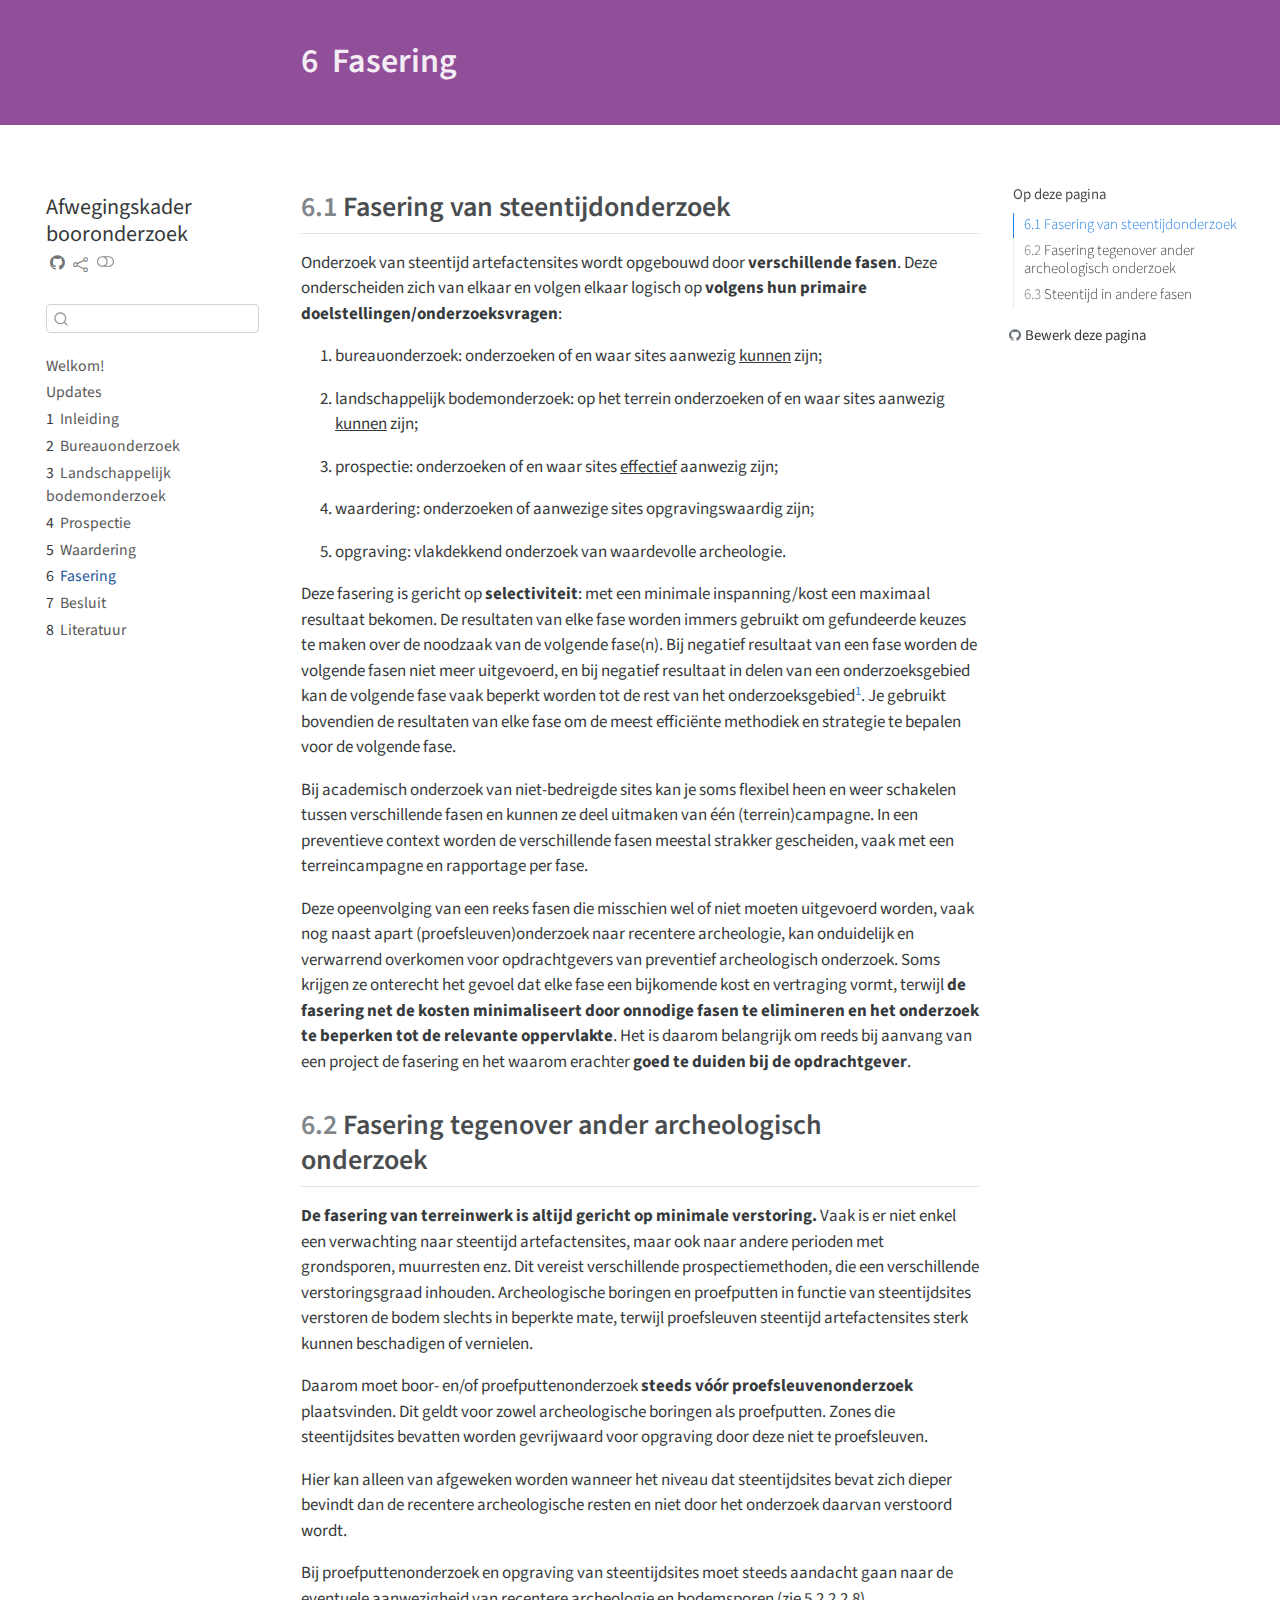
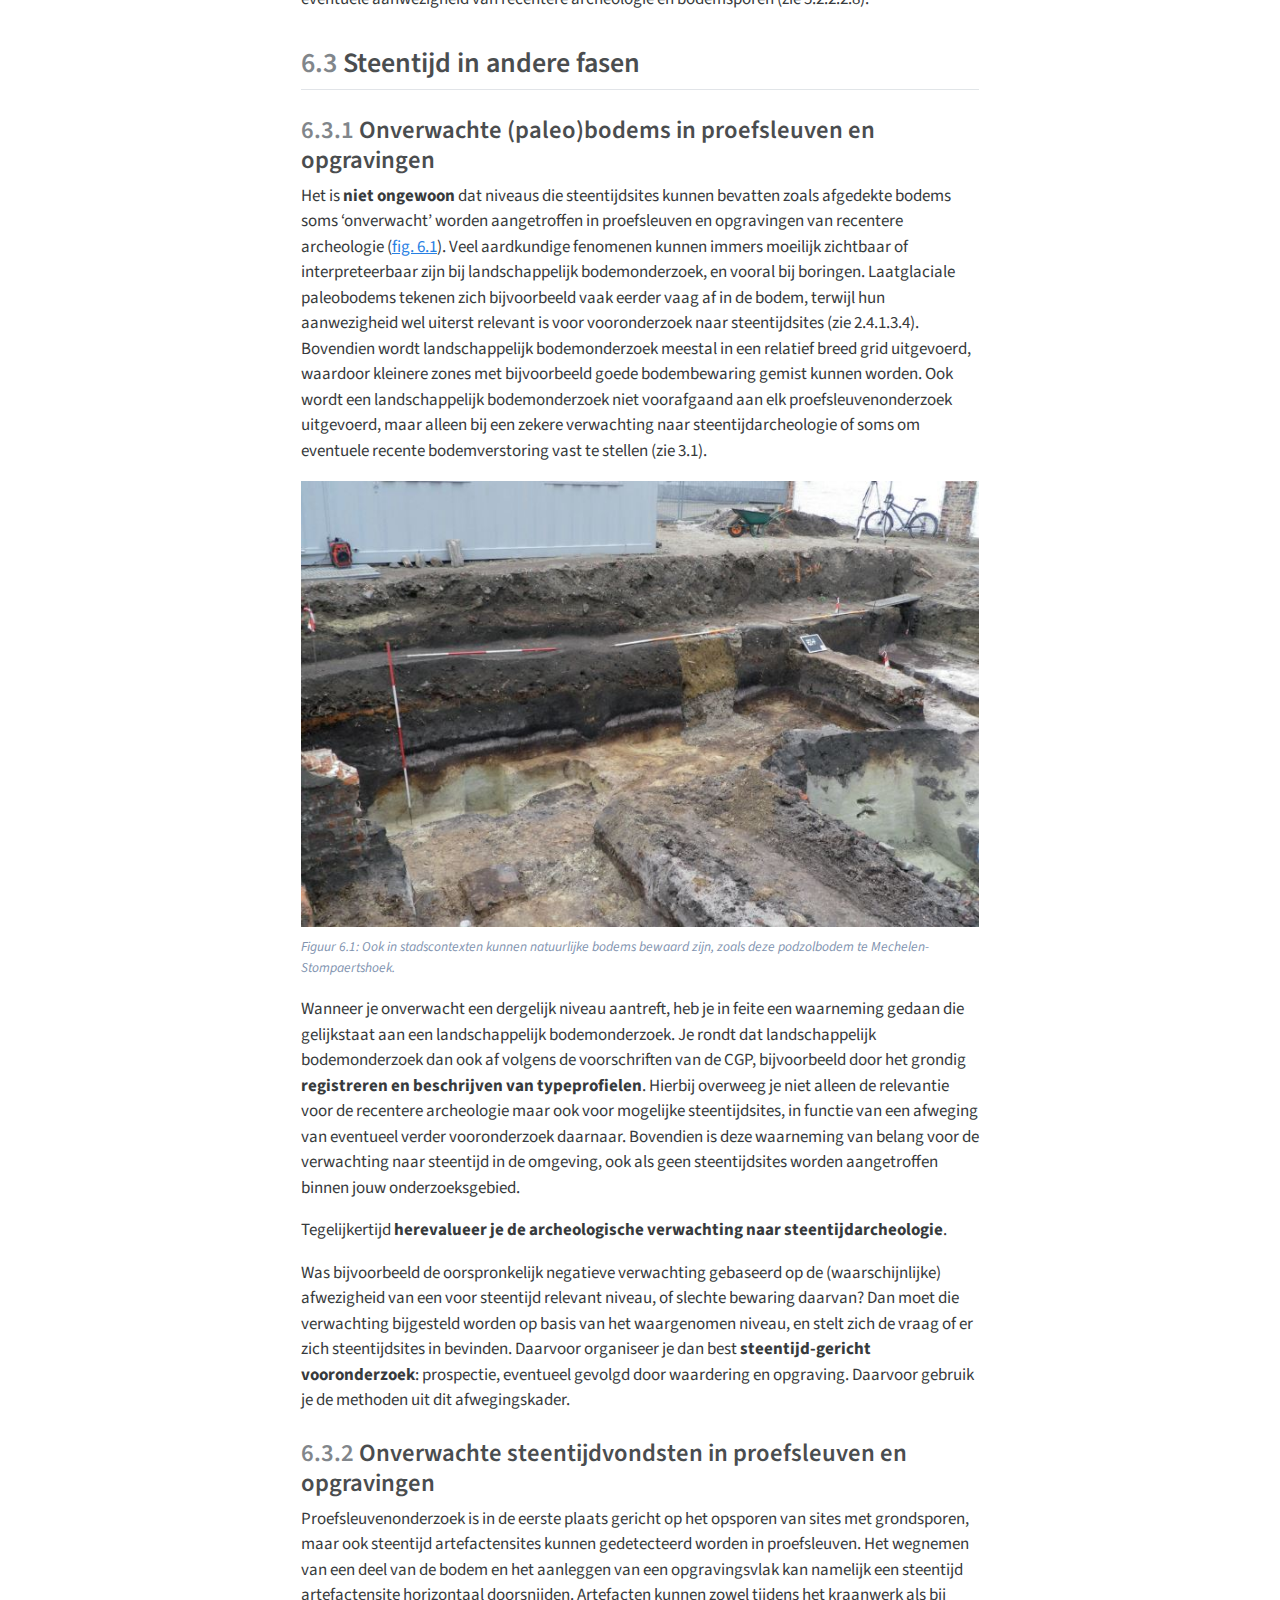
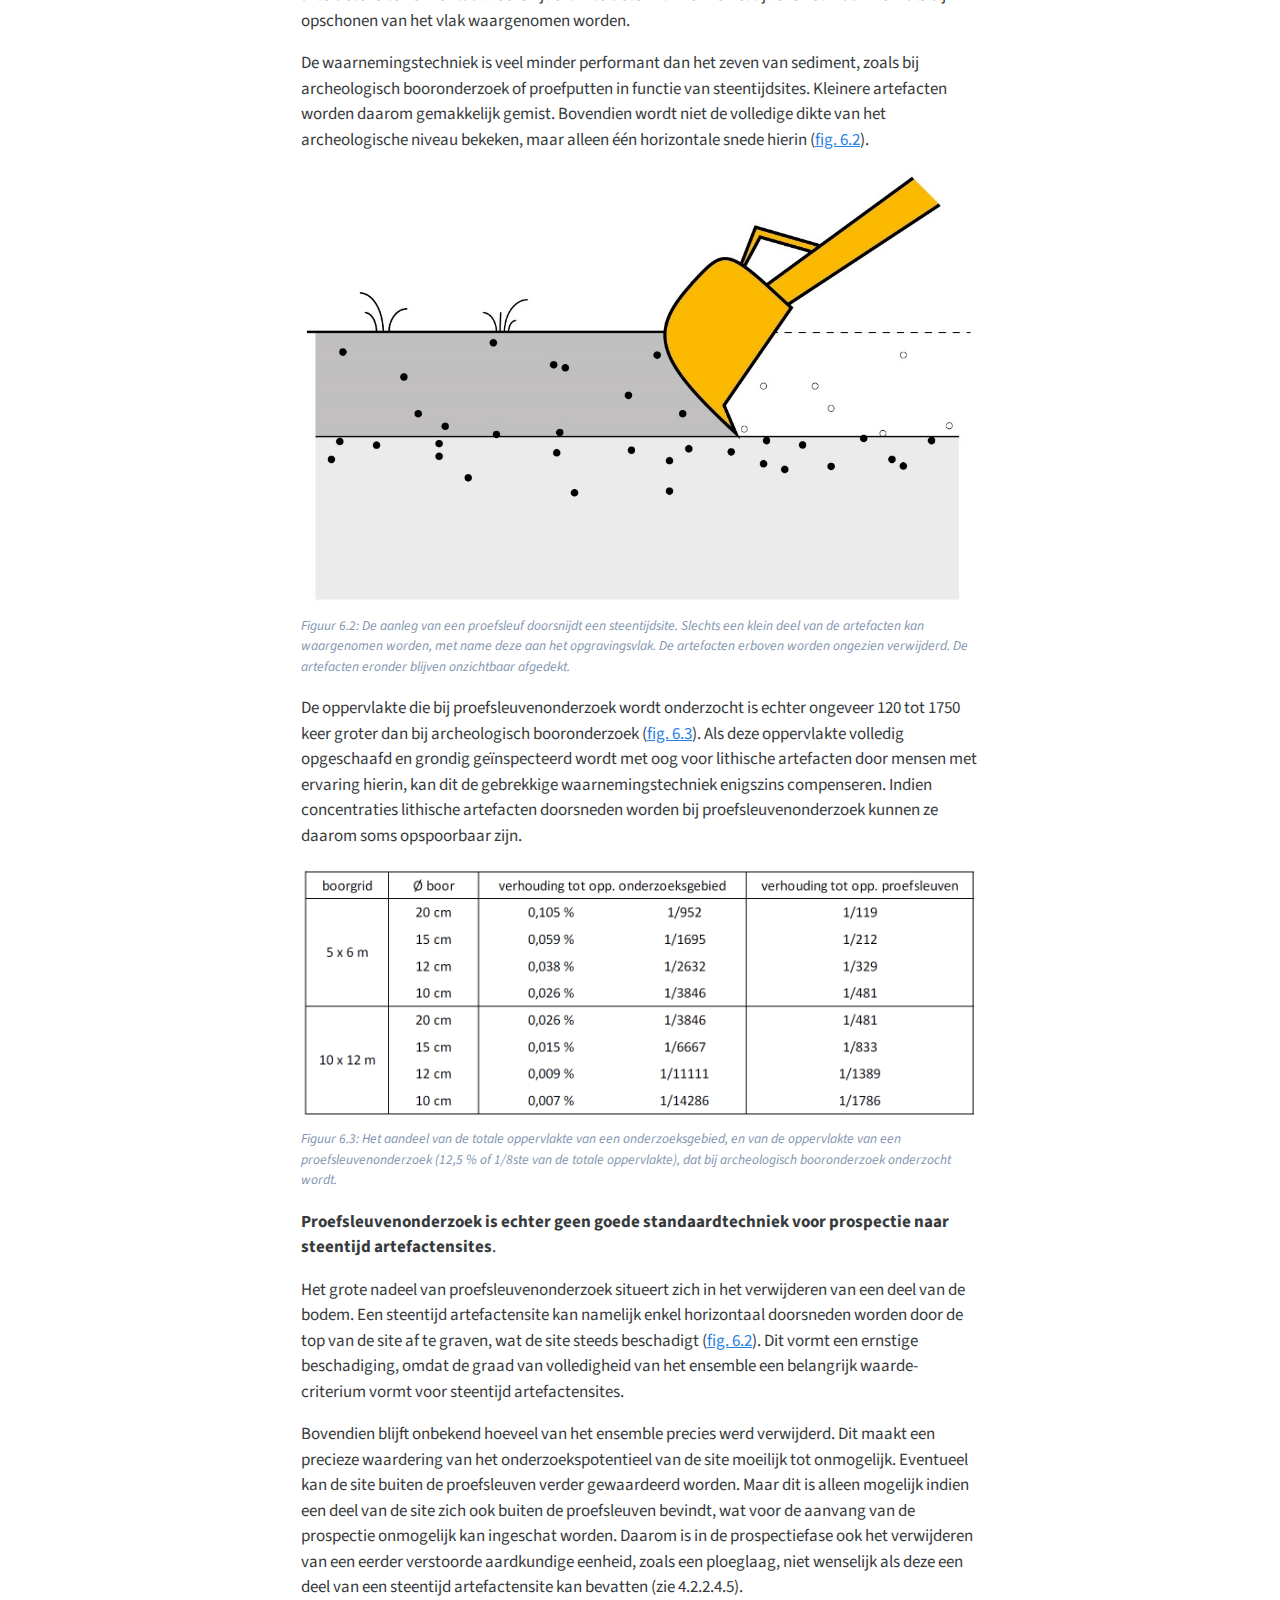
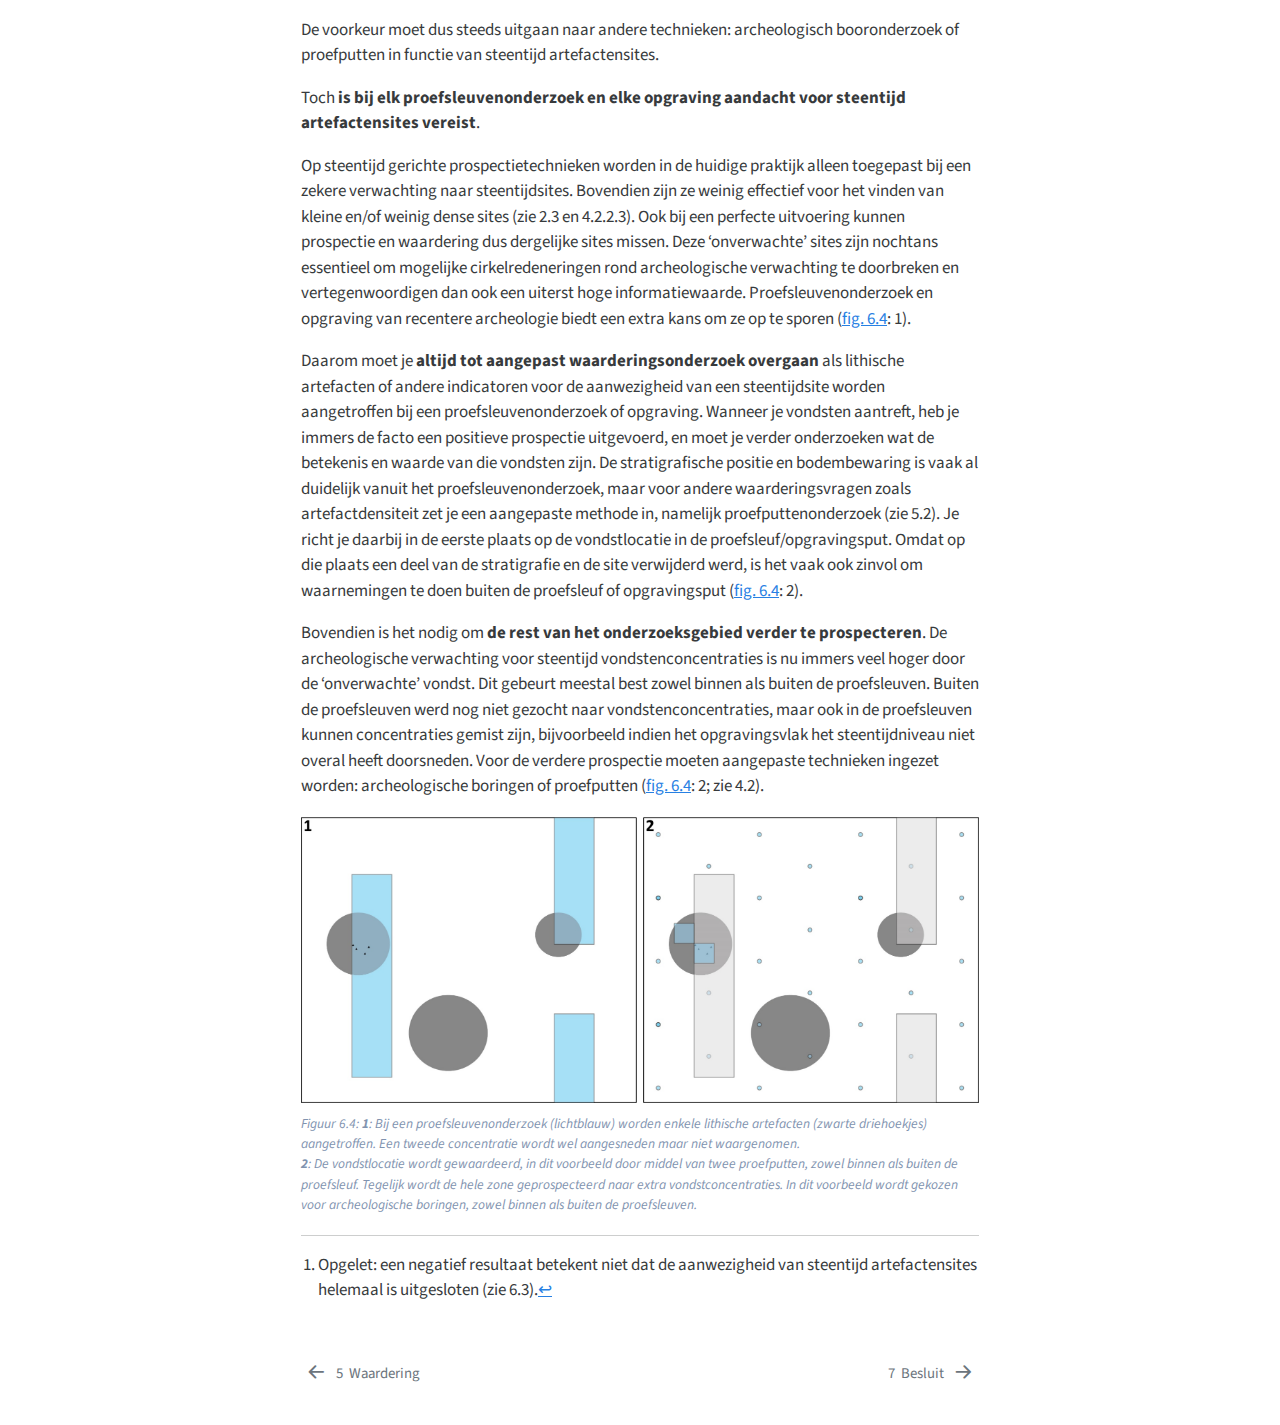
<file: docs/06_fasering.html>
<!DOCTYPE html>
<html xmlns="http://www.w3.org/1999/xhtml" lang="nl" xml:lang="nl"><head>

<meta charset="utf-8">
<meta name="generator" content="quarto-1.3.450">

<meta name="viewport" content="width=device-width, initial-scale=1.0, user-scalable=yes">


<title>Afwegingskader booronderzoek - 6&nbsp; Fasering</title>
<style>
code{white-space: pre-wrap;}
span.smallcaps{font-variant: small-caps;}
div.columns{display: flex; gap: min(4vw, 1.5em);}
div.column{flex: auto; overflow-x: auto;}
div.hanging-indent{margin-left: 1.5em; text-indent: -1.5em;}
ul.task-list{list-style: none;}
ul.task-list li input[type="checkbox"] {
  width: 0.8em;
  margin: 0 0.8em 0.2em -1em; /* quarto-specific, see https://github.com/quarto-dev/quarto-cli/issues/4556 */ 
  vertical-align: middle;
}
</style>


<script src="site_libs/quarto-nav/quarto-nav.js"></script>
<script src="site_libs/quarto-nav/headroom.min.js"></script>
<script src="site_libs/clipboard/clipboard.min.js"></script>
<script src="site_libs/quarto-search/autocomplete.umd.js"></script>
<script src="site_libs/quarto-search/fuse.min.js"></script>
<script src="site_libs/quarto-search/quarto-search.js"></script>
<meta name="quarto:offset" content="./">
<link href="./07_besluit.html" rel="next">
<link href="./05_waardering.html" rel="prev">
<script src="site_libs/quarto-html/quarto.js"></script>
<script src="site_libs/quarto-html/popper.min.js"></script>
<script src="site_libs/quarto-html/tippy.umd.min.js"></script>
<script src="site_libs/quarto-html/anchor.min.js"></script>
<link href="site_libs/quarto-html/tippy.css" rel="stylesheet">
<link href="site_libs/quarto-html/quarto-syntax-highlighting.css" rel="stylesheet" class="quarto-color-scheme" id="quarto-text-highlighting-styles">
<link href="site_libs/quarto-html/quarto-syntax-highlighting-dark.css" rel="prefetch" class="quarto-color-scheme quarto-color-alternate" id="quarto-text-highlighting-styles">
<script src="site_libs/bootstrap/bootstrap.min.js"></script>
<link href="site_libs/bootstrap/bootstrap-icons.css" rel="stylesheet">
<link href="site_libs/bootstrap/bootstrap.min.css" rel="stylesheet" class="quarto-color-scheme" id="quarto-bootstrap" data-mode="light">
<link href="site_libs/bootstrap/bootstrap-dark.min.css" rel="prefetch" class="quarto-color-scheme quarto-color-alternate" id="quarto-bootstrap" data-mode="dark">
<script id="quarto-search-options" type="application/json">{
  "location": "sidebar",
  "copy-button": false,
  "collapse-after": 3,
  "panel-placement": "start",
  "type": "textbox",
  "limit": 20,
  "language": {
    "search-no-results-text": "Geen resultaat",
    "search-matching-documents-text": "Gevonden documenten",
    "search-copy-link-title": "Kopieer link om te zoeken",
    "search-hide-matches-text": "Extra overeenkomsten verbergen",
    "search-more-match-text": "meer overeenkomst in dit document",
    "search-more-matches-text": "meer overeenkomsten in dit document",
    "search-clear-button-title": "Wissen",
    "search-detached-cancel-button-title": "Annuleren",
    "search-submit-button-title": "Verzenden",
    "search-label": "Zoeken"
  }
}</script>
<script async="" src="https://www.googletagmanager.com/gtag/js?id=G-WFNTWBH9Q4"></script>

<script type="text/javascript">

window.dataLayer = window.dataLayer || [];
function gtag(){dataLayer.push(arguments);}
gtag('js', new Date());
gtag('config', 'G-WFNTWBH9Q4', { 'anonymize_ip': true});
</script>
<style>

      .quarto-title-block .quarto-title-banner h1,
      .quarto-title-block .quarto-title-banner h2,
      .quarto-title-block .quarto-title-banner h3,
      .quarto-title-block .quarto-title-banner h4,
      .quarto-title-block .quarto-title-banner h5,
      .quarto-title-block .quarto-title-banner h6
      {
        color: #FFFFFF;
      }

      .quarto-title-block .quarto-title-banner {
        color: #FFFFFF;
background: #914f9a;
      }
</style>


<meta name="twitter:title" content="Afwegingskader booronderzoek - 6&nbsp; Fasering">
<meta name="twitter:description" content="">
<meta name="twitter:image" content="/docs/figuren/image217.jpeg">
<meta name="twitter:card" content="summary_large_image">
</head>

<body class="nav-sidebar floating">

<div id="quarto-search-results"></div>
  <header id="quarto-header" class="headroom fixed-top">
  <nav class="quarto-secondary-nav">
    <div class="container-fluid d-flex">
      <button type="button" class="quarto-btn-toggle btn" data-bs-toggle="collapse" data-bs-target="#quarto-sidebar,#quarto-sidebar-glass" aria-controls="quarto-sidebar" aria-expanded="false" aria-label="Schakel zijbalk in" onclick="if (window.quartoToggleHeadroom) { window.quartoToggleHeadroom(); }">
        <i class="bi bi-layout-text-sidebar-reverse"></i>
      </button>
      <nav class="quarto-page-breadcrumbs" aria-label="breadcrumb"><ol class="breadcrumb"><li class="breadcrumb-item"><a href="./06_fasering.html"><span class="chapter-number">6</span>&nbsp; <span class="chapter-title">Fasering</span></a></li></ol></nav>
      <a class="flex-grow-1" role="button" data-bs-toggle="collapse" data-bs-target="#quarto-sidebar,#quarto-sidebar-glass" aria-controls="quarto-sidebar" aria-expanded="false" aria-label="Schakel zijbalk in" onclick="if (window.quartoToggleHeadroom) { window.quartoToggleHeadroom(); }">      
      </a>
      <button type="button" class="btn quarto-search-button" aria-label="" onclick="window.quartoOpenSearch();">
        <i class="bi bi-search"></i>
      </button>
    </div>
  </nav>
</header>
<!-- content -->
<header id="title-block-header" class="quarto-title-block default page-columns page-full">
  <div class="quarto-title-banner page-columns page-full">
    <div class="quarto-title column-body">
      <h1 class="title"><span class="chapter-number">6</span>&nbsp; <span class="chapter-title">Fasering</span></h1>
                      </div>
  </div>
    
  
  <div class="quarto-title-meta">

      
    
      
    </div>
    
  
  </header><div id="quarto-content" class="quarto-container page-columns page-rows-contents page-layout-article">
<!-- sidebar -->
  <nav id="quarto-sidebar" class="sidebar collapse collapse-horizontal sidebar-navigation floating overflow-auto">
    <div class="pt-lg-2 mt-2 text-left sidebar-header">
    <div class="sidebar-title mb-0 py-0">
      <a href="./">Afwegingskader booronderzoek</a> 
        <div class="sidebar-tools-main tools-wide">
    <a href="https://github.com/ErfgoedPublicaties/AKOE-11-Booronderzoek" rel="" title="Source Code" class="quarto-navigation-tool px-1" aria-label="Source Code"><i class="bi bi-github"></i></a>
    <div class="dropdown">
      <a href="" title="Share" id="quarto-navigation-tool-dropdown-0" class="quarto-navigation-tool dropdown-toggle px-1" data-bs-toggle="dropdown" aria-expanded="false" aria-label="Share"><i class="bi bi-share"></i></a>
      <ul class="dropdown-menu" aria-labelledby="quarto-navigation-tool-dropdown-0">
          <li>
            <a class="dropdown-item sidebar-tools-main-item" href="https://twitter.com/intent/tweet?url=|url|">
              <i class="bi bi-bi-twitter pe-1"></i>
            Twitter
            </a>
          </li>
          <li>
            <a class="dropdown-item sidebar-tools-main-item" href="https://www.facebook.com/sharer/sharer.php?u=|url|">
              <i class="bi bi-bi-facebook pe-1"></i>
            Facebook
            </a>
          </li>
          <li>
            <a class="dropdown-item sidebar-tools-main-item" href="https://www.linkedin.com/sharing/share-offsite/?url=|url|">
              <i class="bi bi-bi-linkedin pe-1"></i>
            LinkedIn
            </a>
          </li>
      </ul>
    </div>
  <a href="" class="quarto-color-scheme-toggle quarto-navigation-tool  px-1" onclick="window.quartoToggleColorScheme(); return false;" title="Schakel donkere modus in"><i class="bi"></i></a>
</div>
    </div>
      </div>
        <div class="mt-2 flex-shrink-0 align-items-center">
        <div class="sidebar-search">
        <div id="quarto-search" class="" title="Zoeken"></div>
        </div>
        </div>
    <div class="sidebar-menu-container"> 
    <ul class="list-unstyled mt-1">
        <li class="sidebar-item">
  <div class="sidebar-item-container"> 
  <a href="./index.html" class="sidebar-item-text sidebar-link">
 <span class="menu-text">Welkom!</span></a>
  </div>
</li>
        <li class="sidebar-item">
  <div class="sidebar-item-container"> 
  <a href="./updates.html" class="sidebar-item-text sidebar-link">
 <span class="menu-text">Updates</span></a>
  </div>
</li>
        <li class="sidebar-item">
  <div class="sidebar-item-container"> 
  <a href="./01_inleiding.html" class="sidebar-item-text sidebar-link">
 <span class="menu-text"><span class="chapter-number">1</span>&nbsp; <span class="chapter-title">Inleiding</span></span></a>
  </div>
</li>
        <li class="sidebar-item">
  <div class="sidebar-item-container"> 
  <a href="./02_bureauonderzoek.html" class="sidebar-item-text sidebar-link">
 <span class="menu-text"><span class="chapter-number">2</span>&nbsp; <span class="chapter-title">Bureauonderzoek</span></span></a>
  </div>
</li>
        <li class="sidebar-item">
  <div class="sidebar-item-container"> 
  <a href="./03_landschappelijk.html" class="sidebar-item-text sidebar-link">
 <span class="menu-text"><span class="chapter-number">3</span>&nbsp; <span class="chapter-title">Landschappelijk bodemonderzoek</span></span></a>
  </div>
</li>
        <li class="sidebar-item">
  <div class="sidebar-item-container"> 
  <a href="./04_prospectie.html" class="sidebar-item-text sidebar-link">
 <span class="menu-text"><span class="chapter-number">4</span>&nbsp; <span class="chapter-title">Prospectie</span></span></a>
  </div>
</li>
        <li class="sidebar-item">
  <div class="sidebar-item-container"> 
  <a href="./05_waardering.html" class="sidebar-item-text sidebar-link">
 <span class="menu-text"><span class="chapter-number">5</span>&nbsp; <span class="chapter-title">Waardering</span></span></a>
  </div>
</li>
        <li class="sidebar-item">
  <div class="sidebar-item-container"> 
  <a href="./06_fasering.html" class="sidebar-item-text sidebar-link active">
 <span class="menu-text"><span class="chapter-number">6</span>&nbsp; <span class="chapter-title">Fasering</span></span></a>
  </div>
</li>
        <li class="sidebar-item">
  <div class="sidebar-item-container"> 
  <a href="./07_besluit.html" class="sidebar-item-text sidebar-link">
 <span class="menu-text"><span class="chapter-number">7</span>&nbsp; <span class="chapter-title">Besluit</span></span></a>
  </div>
</li>
        <li class="sidebar-item">
  <div class="sidebar-item-container"> 
  <a href="./literatuur.html" class="sidebar-item-text sidebar-link">
 <span class="menu-text"><span class="chapter-number">8</span>&nbsp; <span class="chapter-title">Literatuur</span></span></a>
  </div>
</li>
    </ul>
    </div>
</nav>
<div id="quarto-sidebar-glass" data-bs-toggle="collapse" data-bs-target="#quarto-sidebar,#quarto-sidebar-glass"></div>
<!-- margin-sidebar -->
    <div id="quarto-margin-sidebar" class="sidebar margin-sidebar">
        <nav id="TOC" role="doc-toc" class="toc-active">
    <h2 id="toc-title">Op deze pagina</h2>
   
  <ul>
  <li><a href="#fasering-van-steentijdonderzoek" id="toc-fasering-van-steentijdonderzoek" class="nav-link active" data-scroll-target="#fasering-van-steentijdonderzoek"><span class="header-section-number">6.1</span> Fasering van steentijdonderzoek</a></li>
  <li><a href="#fasering-tegenover-ander-archeologisch-onderzoek" id="toc-fasering-tegenover-ander-archeologisch-onderzoek" class="nav-link" data-scroll-target="#fasering-tegenover-ander-archeologisch-onderzoek"><span class="header-section-number">6.2</span> Fasering tegenover ander archeologisch onderzoek</a></li>
  <li><a href="#steentijd-in-andere-fasen" id="toc-steentijd-in-andere-fasen" class="nav-link" data-scroll-target="#steentijd-in-andere-fasen"><span class="header-section-number">6.3</span> Steentijd in andere fasen</a>
  <ul>
  <li><a href="#onverwachte-paleobodems-in-proefsleuven-en-opgravingen" id="toc-onverwachte-paleobodems-in-proefsleuven-en-opgravingen" class="nav-link" data-scroll-target="#onverwachte-paleobodems-in-proefsleuven-en-opgravingen"><span class="header-section-number">6.3.1</span> Onverwachte (paleo)bodems in proefsleuven en opgravingen</a></li>
  <li><a href="#onverwachte-steentijdvondsten-in-proefsleuven-en-opgravingen" id="toc-onverwachte-steentijdvondsten-in-proefsleuven-en-opgravingen" class="nav-link" data-scroll-target="#onverwachte-steentijdvondsten-in-proefsleuven-en-opgravingen"><span class="header-section-number">6.3.2</span> Onverwachte steentijdvondsten in proefsleuven en opgravingen</a></li>
  </ul></li>
  </ul>
<div class="toc-actions"><div><i class="bi bi-github"></i></div><div class="action-links"><p><a href="https://github.com/ErfgoedPublicaties/AKOE-11-Booronderzoek/edit/main/06_fasering.qmd" class="toc-action">Bewerk deze pagina</a></p></div></div></nav>
    </div>
<!-- main -->
<main class="content quarto-banner-title-block" id="quarto-document-content">




<section id="fasering-van-steentijdonderzoek" class="level2" data-number="6.1">
<h2 data-number="6.1" class="anchored" data-anchor-id="fasering-van-steentijdonderzoek"><span class="header-section-number">6.1</span> Fasering van steentijdonderzoek</h2>
<p>Onderzoek van steentijd artefactensites wordt opgebouwd door <strong>verschillende fasen</strong>. Deze onderscheiden zich van elkaar en volgen elkaar logisch op <strong>volgens hun primaire doelstellingen/onderzoeksvragen</strong>:</p>
<ol type="1">
<li><p>bureauonderzoek: onderzoeken of en waar sites aanwezig <u>kunnen</u> zijn;</p></li>
<li><p>landschappelijk bodemonderzoek: op het terrein onderzoeken of en waar sites aanwezig <u>kunnen</u> zijn;</p></li>
<li><p>prospectie: onderzoeken of en waar sites <u>effectief</u> aanwezig zijn;</p></li>
<li><p>waardering: onderzoeken of aanwezige sites opgravingswaardig zijn;</p></li>
<li><p>opgraving: vlakdekkend onderzoek van waardevolle archeologie.</p></li>
</ol>
<p>Deze fasering is gericht op <strong>selectiviteit</strong>: met een minimale inspanning/kost een maximaal resultaat bekomen. De resultaten van elke fase worden immers gebruikt om gefundeerde keuzes te maken over de noodzaak van de volgende fase(n). Bij negatief resultaat van een fase worden de volgende fasen niet meer uitgevoerd, en bij negatief resultaat in delen van een onderzoeksgebied kan de volgende fase vaak beperkt worden tot de rest van het onderzoeksgebied<a href="#fn1" class="footnote-ref" id="fnref1" role="doc-noteref"><sup>1</sup></a>. Je gebruikt bovendien de resultaten van elke fase om de meest efficiënte methodiek en strategie te bepalen voor de volgende fase.</p>
<p>Bij academisch onderzoek van niet-bedreigde sites kan je soms flexibel heen en weer schakelen tussen verschillende fasen en kunnen ze deel uitmaken van één (terrein)campagne. In een preventieve context worden de verschillende fasen meestal strakker gescheiden, vaak met een terreincampagne en rapportage per fase.</p>
<p>Deze opeenvolging van een reeks fasen die misschien wel of niet moeten uitgevoerd worden, vaak nog naast apart (proefsleuven)onderzoek naar recentere archeologie, kan onduidelijk en verwarrend overkomen voor opdrachtgevers van preventief archeologisch onderzoek. Soms krijgen ze onterecht het gevoel dat elke fase een bijkomende kost en vertraging vormt, terwijl <strong>de fasering net de kosten minimaliseert door onnodige fasen te elimineren en het onderzoek te beperken tot de relevante oppervlakte</strong>. Het is daarom belangrijk om reeds bij aanvang van een project de fasering en het waarom erachter <strong>goed te duiden bij de opdrachtgever</strong>.</p>
</section>
<section id="fasering-tegenover-ander-archeologisch-onderzoek" class="level2" data-number="6.2">
<h2 data-number="6.2" class="anchored" data-anchor-id="fasering-tegenover-ander-archeologisch-onderzoek"><span class="header-section-number">6.2</span> Fasering tegenover ander archeologisch onderzoek</h2>
<p><strong>De fasering van terreinwerk is altijd gericht op minimale verstoring.</strong> Vaak is er niet enkel een verwachting naar steentijd artefactensites, maar ook naar andere perioden met grondsporen, muurresten enz. Dit vereist verschillende prospectiemethoden, die een verschillende verstoringsgraad inhouden. Archeologische boringen en proefputten in functie van steentijdsites verstoren de bodem slechts in beperkte mate, terwijl proefsleuven steentijd artefactensites sterk kunnen beschadigen of vernielen.</p>
<p>Daarom moet boor- en/of proefputtenonderzoek <strong>steeds vóór proefsleuvenonderzoek</strong> plaatsvinden. Dit geldt voor zowel archeologische boringen als proefputten. Zones die steentijdsites bevatten worden gevrijwaard voor opgraving door deze niet te proefsleuven.</p>
<p>Hier kan alleen van afgeweken worden wanneer het niveau dat steentijdsites bevat zich dieper bevindt dan de recentere archeologische resten en niet door het onderzoek daarvan verstoord wordt.</p>
<p>Bij proefputtenonderzoek en opgraving van steentijdsites moet steeds aandacht gaan naar de eventuele aanwezigheid van recentere archeologie en bodemsporen (zie 5.2.2.2.8).</p>
</section>
<section id="steentijd-in-andere-fasen" class="level2" data-number="6.3">
<h2 data-number="6.3" class="anchored" data-anchor-id="steentijd-in-andere-fasen"><span class="header-section-number">6.3</span> Steentijd in andere fasen</h2>
<section id="onverwachte-paleobodems-in-proefsleuven-en-opgravingen" class="level3" data-number="6.3.1">
<h3 data-number="6.3.1" class="anchored" data-anchor-id="onverwachte-paleobodems-in-proefsleuven-en-opgravingen"><span class="header-section-number">6.3.1</span> Onverwachte (paleo)bodems in proefsleuven en opgravingen</h3>
<p>Het is <strong>niet ongewoon</strong> dat niveaus die steentijdsites kunnen bevatten zoals afgedekte bodems soms ‘onverwacht’ worden aangetroffen in proefsleuven en opgravingen van recentere archeologie (<a href="#fig-6-1">fig.&nbsp;<span>6.1</span></a>). Veel aardkundige fenomenen kunnen immers moeilijk zichtbaar of interpreteerbaar zijn bij landschappelijk bodemonderzoek, en vooral bij boringen. Laatglaciale paleobodems tekenen zich bijvoorbeeld vaak eerder vaag af in de bodem, terwijl hun aanwezigheid wel uiterst relevant is voor vooronderzoek naar steentijdsites (zie 2.4.1.3.4). Bovendien wordt landschappelijk bodemonderzoek meestal in een relatief breed grid uitgevoerd, waardoor kleinere zones met bijvoorbeeld goede bodembewaring gemist kunnen worden. Ook wordt een landschappelijk bodemonderzoek niet voorafgaand aan elk proefsleuvenonderzoek uitgevoerd, maar alleen bij een zekere verwachting naar steentijdarcheologie of soms om eventuele recente bodemverstoring vast te stellen (zie 3.1).</p>
<div id="fig-6-1" class="quarto-figure quarto-figure-center anchored">
<figure class="figure">
<p><img src="./figuren/image232.jpeg" class="img-fluid figure-img"></p>
<figcaption class="figure-caption">Figuur&nbsp;6.1: Ook in stadscontexten kunnen natuurlijke bodems bewaard zijn, zoals deze podzolbodem te Mechelen-Stompaertshoek.</figcaption>
</figure>
</div>
<p>Wanneer je onverwacht een dergelijk niveau aantreft, heb je in feite een waarneming gedaan die gelijkstaat aan een landschappelijk bodemonderzoek. Je rondt dat landschappelijk bodemonderzoek dan ook af volgens de voorschriften van de CGP, bijvoorbeeld door het grondig <strong>registreren en beschrijven van typeprofielen</strong>. Hierbij overweeg je niet alleen de relevantie voor de recentere archeologie maar ook voor mogelijke steentijdsites, in functie van een afweging van eventueel verder vooronderzoek daarnaar. Bovendien is deze waarneming van belang voor de verwachting naar steentijd in de omgeving, ook als geen steentijdsites worden aangetroffen binnen jouw onderzoeksgebied.</p>
<p>Tegelijkertijd <strong>herevalueer je de archeologische verwachting naar steentijdarcheologie</strong>.</p>
<p>Was bijvoorbeeld de oorspronkelijk negatieve verwachting gebaseerd op de (waarschijnlijke) afwezigheid van een voor steentijd relevant niveau, of slechte bewaring daarvan? Dan moet die verwachting bijgesteld worden op basis van het waargenomen niveau, en stelt zich de vraag of er zich steentijdsites in bevinden. Daarvoor organiseer je dan best <strong>steentijd-gericht vooronderzoek</strong>: prospectie, eventueel gevolgd door waardering en opgraving. Daarvoor gebruik je de methoden uit dit afwegingskader.</p>
</section>
<section id="onverwachte-steentijdvondsten-in-proefsleuven-en-opgravingen" class="level3" data-number="6.3.2">
<h3 data-number="6.3.2" class="anchored" data-anchor-id="onverwachte-steentijdvondsten-in-proefsleuven-en-opgravingen"><span class="header-section-number">6.3.2</span> Onverwachte steentijdvondsten in proefsleuven en opgravingen</h3>
<p>Proefsleuvenonderzoek is in de eerste plaats gericht op het opsporen van sites met grondsporen, maar ook steentijd artefactensites kunnen gedetecteerd worden in proefsleuven. Het wegnemen van een deel van de bodem en het aanleggen van een opgravingsvlak kan namelijk een steentijd artefactensite horizontaal doorsnijden. Artefacten kunnen zowel tijdens het kraanwerk als bij opschonen van het vlak waargenomen worden.</p>
<p>De waarnemingstechniek is veel minder performant dan het zeven van sediment, zoals bij archeologisch booronderzoek of proefputten in functie van steentijdsites. Kleinere artefacten worden daarom gemakkelijk gemist. Bovendien wordt niet de volledige dikte van het archeologische niveau bekeken, maar alleen één horizontale snede hierin (<a href="#fig-6-2">fig.&nbsp;<span>6.2</span></a>).</p>
<div id="fig-6-2" class="quarto-figure quarto-figure-center anchored">
<figure class="figure">
<p><img src="./figuren/image233.jpeg" class="img-fluid figure-img"></p>
<figcaption class="figure-caption">Figuur&nbsp;6.2: De aanleg van een proefsleuf doorsnijdt een steentijdsite. Slechts een klein deel van de artefacten kan waargenomen worden, met name deze aan het opgravingsvlak. De artefacten erboven worden ongezien verwijderd. De artefacten eronder blijven onzichtbaar afgedekt.</figcaption>
</figure>
</div>
<p>De oppervlakte die bij proefsleuvenonderzoek wordt onderzocht is echter ongeveer 120 tot 1750 keer groter dan bij archeologisch booronderzoek (<a href="#fig-6-3">fig.&nbsp;<span>6.3</span></a>). Als deze oppervlakte volledig opgeschaafd en grondig geïnspecteerd wordt met oog voor lithische artefacten door mensen met ervaring hierin, kan dit de gebrekkige waarnemingstechniek enigszins compenseren. Indien concentraties lithische artefacten doorsneden worden bij proefsleuvenonderzoek kunnen ze daarom soms opspoorbaar zijn.</p>
<div id="fig-6-3" class="quarto-figure quarto-figure-center anchored">
<figure class="figure">
<p><img src="./figuren/fig-6-3.png" class="img-fluid figure-img"></p>
<figcaption class="figure-caption">Figuur&nbsp;6.3: Het aandeel van de totale oppervlakte van een onderzoeksgebied, en van de oppervlakte van een proefsleuvenonderzoek (12,5 % of 1/8ste van de totale oppervlakte), dat bij archeologisch booronderzoek onderzocht wordt.</figcaption>
</figure>
</div>
<p><strong>Proefsleuvenonderzoek is echter geen goede standaardtechniek voor prospectie naar steentijd artefactensites</strong>.</p>
<p>Het grote nadeel van proefsleuvenonderzoek situeert zich in het verwijderen van een deel van de bodem. Een steentijd artefactensite kan namelijk enkel horizontaal doorsneden worden door de top van de site af te graven, wat de site steeds beschadigt (<a href="#fig-6-2">fig.&nbsp;<span>6.2</span></a>). Dit vormt een ernstige beschadiging, omdat de graad van volledigheid van het ensemble een belangrijk waarde-criterium vormt voor steentijd artefactensites.</p>
<p>Bovendien blijft onbekend hoeveel van het ensemble precies werd verwijderd. Dit maakt een precieze waardering van het onderzoekspotentieel van de site moeilijk tot onmogelijk. Eventueel kan de site buiten de proefsleuven verder gewaardeerd worden. Maar dit is alleen mogelijk indien een deel van de site zich ook buiten de proefsleuven bevindt, wat voor de aanvang van de prospectie onmogelijk kan ingeschat worden. Daarom is in de prospectiefase ook het verwijderen van een eerder verstoorde aardkundige eenheid, zoals een ploeglaag, niet wenselijk als deze een deel van een steentijd artefactensite kan bevatten (zie 4.2.2.4.5).</p>
<p>De voorkeur moet dus steeds uitgaan naar andere technieken: archeologisch booronderzoek of proefputten in functie van steentijd artefactensites.</p>
<p>Toch <strong>is bij elk proefsleuvenonderzoek en elke opgraving aandacht voor steentijd artefactensites vereist</strong>.</p>
<p>Op steentijd gerichte prospectietechnieken worden in de huidige praktijk alleen toegepast bij een zekere verwachting naar steentijdsites. Bovendien zijn ze weinig effectief voor het vinden van kleine en/of weinig dense sites (zie 2.3 en 4.2.2.3). Ook bij een perfecte uitvoering kunnen prospectie en waardering dus dergelijke sites missen. Deze ‘onverwachte’ sites zijn nochtans essentieel om mogelijke cirkelredeneringen rond archeologische verwachting te doorbreken en vertegenwoordigen dan ook een uiterst hoge informatiewaarde. Proefsleuvenonderzoek en opgraving van recentere archeologie biedt een extra kans om ze op te sporen (<a href="#fig-6-4">fig.&nbsp;<span>6.4</span></a>: 1).</p>
<p>Daarom moet je <strong>altijd tot aangepast waarderingsonderzoek overgaan</strong> als lithische artefacten of andere indicatoren voor de aanwezigheid van een steentijdsite worden aangetroffen bij een proefsleuvenonderzoek of opgraving. Wanneer je vondsten aantreft, heb je immers de facto een positieve prospectie uitgevoerd, en moet je verder onderzoeken wat de betekenis en waarde van die vondsten zijn. De stratigrafische positie en bodembewaring is vaak al duidelijk vanuit het proefsleuvenonderzoek, maar voor andere waarderingsvragen zoals artefactdensiteit zet je een aangepaste methode in, namelijk proefputtenonderzoek (zie 5.2). Je richt je daarbij in de eerste plaats op de vondstlocatie in de proefsleuf/opgravingsput. Omdat op die plaats een deel van de stratigrafie en de site verwijderd werd, is het vaak ook zinvol om waarnemingen te doen buiten de proefsleuf of opgravingsput (<a href="#fig-6-4">fig.&nbsp;<span>6.4</span></a>: 2).</p>
<p>Bovendien is het nodig om <strong>de rest van het onderzoeksgebied verder te prospecteren</strong>. De archeologische verwachting voor steentijd vondstenconcentraties is nu immers veel hoger door de ‘onverwachte’ vondst. Dit gebeurt meestal best zowel binnen als buiten de proefsleuven. Buiten de proefsleuven werd nog niet gezocht naar vondstenconcentraties, maar ook in de proefsleuven kunnen concentraties gemist zijn, bijvoorbeeld indien het opgravingsvlak het steentijdniveau niet overal heeft doorsneden. Voor de verdere prospectie moeten aangepaste technieken ingezet worden: archeologische boringen of proefputten (<a href="#fig-6-4">fig.&nbsp;<span>6.4</span></a>: 2; zie 4.2).</p>
<div id="fig-6-4" class="quarto-figure quarto-figure-center anchored">
<figure class="figure">
<p><img src="./figuren/fig-6-4.png" class="img-fluid figure-img"></p>
<figcaption class="figure-caption">Figuur&nbsp;6.4: <strong>1</strong>: Bij een proefsleuvenonderzoek (lichtblauw) worden enkele lithische artefacten (zwarte driehoekjes) aangetroffen. Een tweede concentratie wordt wel aangesneden maar niet waargenomen.<br>
<strong>2</strong>: De vondstlocatie wordt gewaardeerd, in dit voorbeeld door middel van twee proefputten, zowel binnen als buiten de proefsleuf. Tegelijk wordt de hele zone geprospecteerd naar extra vondstconcentraties. In dit voorbeeld wordt gekozen voor archeologische boringen, zowel binnen als buiten de proefsleuven.</figcaption>
</figure>
</div>


</section>
</section>
<section id="footnotes" class="footnotes footnotes-end-of-document" role="doc-endnotes">
<hr>
<ol>
<li id="fn1"><p>Opgelet: een negatief resultaat betekent niet dat de aanwezigheid van steentijd artefactensites helemaal is uitgesloten (zie 6.3).<a href="#fnref1" class="footnote-back" role="doc-backlink">↩︎</a></p></li>
</ol>
</section>

</main> <!-- /main -->
<script id="quarto-html-after-body" type="application/javascript">
window.document.addEventListener("DOMContentLoaded", function (event) {
  const toggleBodyColorMode = (bsSheetEl) => {
    const mode = bsSheetEl.getAttribute("data-mode");
    const bodyEl = window.document.querySelector("body");
    if (mode === "dark") {
      bodyEl.classList.add("quarto-dark");
      bodyEl.classList.remove("quarto-light");
    } else {
      bodyEl.classList.add("quarto-light");
      bodyEl.classList.remove("quarto-dark");
    }
  }
  const toggleBodyColorPrimary = () => {
    const bsSheetEl = window.document.querySelector("link#quarto-bootstrap");
    if (bsSheetEl) {
      toggleBodyColorMode(bsSheetEl);
    }
  }
  toggleBodyColorPrimary();  
  const disableStylesheet = (stylesheets) => {
    for (let i=0; i < stylesheets.length; i++) {
      const stylesheet = stylesheets[i];
      stylesheet.rel = 'prefetch';
    }
  }
  const enableStylesheet = (stylesheets) => {
    for (let i=0; i < stylesheets.length; i++) {
      const stylesheet = stylesheets[i];
      stylesheet.rel = 'stylesheet';
    }
  }
  const manageTransitions = (selector, allowTransitions) => {
    const els = window.document.querySelectorAll(selector);
    for (let i=0; i < els.length; i++) {
      const el = els[i];
      if (allowTransitions) {
        el.classList.remove('notransition');
      } else {
        el.classList.add('notransition');
      }
    }
  }
  const toggleColorMode = (alternate) => {
    // Switch the stylesheets
    const alternateStylesheets = window.document.querySelectorAll('link.quarto-color-scheme.quarto-color-alternate');
    manageTransitions('#quarto-margin-sidebar .nav-link', false);
    if (alternate) {
      enableStylesheet(alternateStylesheets);
      for (const sheetNode of alternateStylesheets) {
        if (sheetNode.id === "quarto-bootstrap") {
          toggleBodyColorMode(sheetNode);
        }
      }
    } else {
      disableStylesheet(alternateStylesheets);
      toggleBodyColorPrimary();
    }
    manageTransitions('#quarto-margin-sidebar .nav-link', true);
    // Switch the toggles
    const toggles = window.document.querySelectorAll('.quarto-color-scheme-toggle');
    for (let i=0; i < toggles.length; i++) {
      const toggle = toggles[i];
      if (toggle) {
        if (alternate) {
          toggle.classList.add("alternate");     
        } else {
          toggle.classList.remove("alternate");
        }
      }
    }
    // Hack to workaround the fact that safari doesn't
    // properly recolor the scrollbar when toggling (#1455)
    if (navigator.userAgent.indexOf('Safari') > 0 && navigator.userAgent.indexOf('Chrome') == -1) {
      manageTransitions("body", false);
      window.scrollTo(0, 1);
      setTimeout(() => {
        window.scrollTo(0, 0);
        manageTransitions("body", true);
      }, 40);  
    }
  }
  const isFileUrl = () => { 
    return window.location.protocol === 'file:';
  }
  const hasAlternateSentinel = () => {  
    let styleSentinel = getColorSchemeSentinel();
    if (styleSentinel !== null) {
      return styleSentinel === "alternate";
    } else {
      return false;
    }
  }
  const setStyleSentinel = (alternate) => {
    const value = alternate ? "alternate" : "default";
    if (!isFileUrl()) {
      window.localStorage.setItem("quarto-color-scheme", value);
    } else {
      localAlternateSentinel = value;
    }
  }
  const getColorSchemeSentinel = () => {
    if (!isFileUrl()) {
      const storageValue = window.localStorage.getItem("quarto-color-scheme");
      return storageValue != null ? storageValue : localAlternateSentinel;
    } else {
      return localAlternateSentinel;
    }
  }
  let localAlternateSentinel = 'default';
  // Dark / light mode switch
  window.quartoToggleColorScheme = () => {
    // Read the current dark / light value 
    let toAlternate = !hasAlternateSentinel();
    toggleColorMode(toAlternate);
    setStyleSentinel(toAlternate);
  };
  // Ensure there is a toggle, if there isn't float one in the top right
  if (window.document.querySelector('.quarto-color-scheme-toggle') === null) {
    const a = window.document.createElement('a');
    a.classList.add('top-right');
    a.classList.add('quarto-color-scheme-toggle');
    a.href = "";
    a.onclick = function() { try { window.quartoToggleColorScheme(); } catch {} return false; };
    const i = window.document.createElement("i");
    i.classList.add('bi');
    a.appendChild(i);
    window.document.body.appendChild(a);
  }
  // Switch to dark mode if need be
  if (hasAlternateSentinel()) {
    toggleColorMode(true);
  } else {
    toggleColorMode(false);
  }
  const icon = "";
  const anchorJS = new window.AnchorJS();
  anchorJS.options = {
    placement: 'right',
    icon: icon
  };
  anchorJS.add('.anchored');
  const isCodeAnnotation = (el) => {
    for (const clz of el.classList) {
      if (clz.startsWith('code-annotation-')) {                     
        return true;
      }
    }
    return false;
  }
  const clipboard = new window.ClipboardJS('.code-copy-button', {
    text: function(trigger) {
      const codeEl = trigger.previousElementSibling.cloneNode(true);
      for (const childEl of codeEl.children) {
        if (isCodeAnnotation(childEl)) {
          childEl.remove();
        }
      }
      return codeEl.innerText;
    }
  });
  clipboard.on('success', function(e) {
    // button target
    const button = e.trigger;
    // don't keep focus
    button.blur();
    // flash "checked"
    button.classList.add('code-copy-button-checked');
    var currentTitle = button.getAttribute("title");
    button.setAttribute("title", "Gekopieerd!");
    let tooltip;
    if (window.bootstrap) {
      button.setAttribute("data-bs-toggle", "tooltip");
      button.setAttribute("data-bs-placement", "left");
      button.setAttribute("data-bs-title", "Gekopieerd!");
      tooltip = new bootstrap.Tooltip(button, 
        { trigger: "manual", 
          customClass: "code-copy-button-tooltip",
          offset: [0, -8]});
      tooltip.show();    
    }
    setTimeout(function() {
      if (tooltip) {
        tooltip.hide();
        button.removeAttribute("data-bs-title");
        button.removeAttribute("data-bs-toggle");
        button.removeAttribute("data-bs-placement");
      }
      button.setAttribute("title", currentTitle);
      button.classList.remove('code-copy-button-checked');
    }, 1000);
    // clear code selection
    e.clearSelection();
  });
  function tippyHover(el, contentFn) {
    const config = {
      allowHTML: true,
      content: contentFn,
      maxWidth: 500,
      delay: 100,
      arrow: false,
      appendTo: function(el) {
          return el.parentElement;
      },
      interactive: true,
      interactiveBorder: 10,
      theme: 'quarto',
      placement: 'bottom-start'
    };
    window.tippy(el, config); 
  }
  const noterefs = window.document.querySelectorAll('a[role="doc-noteref"]');
  for (var i=0; i<noterefs.length; i++) {
    const ref = noterefs[i];
    tippyHover(ref, function() {
      // use id or data attribute instead here
      let href = ref.getAttribute('data-footnote-href') || ref.getAttribute('href');
      try { href = new URL(href).hash; } catch {}
      const id = href.replace(/^#\/?/, "");
      const note = window.document.getElementById(id);
      return note.innerHTML;
    });
  }
      let selectedAnnoteEl;
      const selectorForAnnotation = ( cell, annotation) => {
        let cellAttr = 'data-code-cell="' + cell + '"';
        let lineAttr = 'data-code-annotation="' +  annotation + '"';
        const selector = 'span[' + cellAttr + '][' + lineAttr + ']';
        return selector;
      }
      const selectCodeLines = (annoteEl) => {
        const doc = window.document;
        const targetCell = annoteEl.getAttribute("data-target-cell");
        const targetAnnotation = annoteEl.getAttribute("data-target-annotation");
        const annoteSpan = window.document.querySelector(selectorForAnnotation(targetCell, targetAnnotation));
        const lines = annoteSpan.getAttribute("data-code-lines").split(",");
        const lineIds = lines.map((line) => {
          return targetCell + "-" + line;
        })
        let top = null;
        let height = null;
        let parent = null;
        if (lineIds.length > 0) {
            //compute the position of the single el (top and bottom and make a div)
            const el = window.document.getElementById(lineIds[0]);
            top = el.offsetTop;
            height = el.offsetHeight;
            parent = el.parentElement.parentElement;
          if (lineIds.length > 1) {
            const lastEl = window.document.getElementById(lineIds[lineIds.length - 1]);
            const bottom = lastEl.offsetTop + lastEl.offsetHeight;
            height = bottom - top;
          }
          if (top !== null && height !== null && parent !== null) {
            // cook up a div (if necessary) and position it 
            let div = window.document.getElementById("code-annotation-line-highlight");
            if (div === null) {
              div = window.document.createElement("div");
              div.setAttribute("id", "code-annotation-line-highlight");
              div.style.position = 'absolute';
              parent.appendChild(div);
            }
            div.style.top = top - 2 + "px";
            div.style.height = height + 4 + "px";
            let gutterDiv = window.document.getElementById("code-annotation-line-highlight-gutter");
            if (gutterDiv === null) {
              gutterDiv = window.document.createElement("div");
              gutterDiv.setAttribute("id", "code-annotation-line-highlight-gutter");
              gutterDiv.style.position = 'absolute';
              const codeCell = window.document.getElementById(targetCell);
              const gutter = codeCell.querySelector('.code-annotation-gutter');
              gutter.appendChild(gutterDiv);
            }
            gutterDiv.style.top = top - 2 + "px";
            gutterDiv.style.height = height + 4 + "px";
          }
          selectedAnnoteEl = annoteEl;
        }
      };
      const unselectCodeLines = () => {
        const elementsIds = ["code-annotation-line-highlight", "code-annotation-line-highlight-gutter"];
        elementsIds.forEach((elId) => {
          const div = window.document.getElementById(elId);
          if (div) {
            div.remove();
          }
        });
        selectedAnnoteEl = undefined;
      };
      // Attach click handler to the DT
      const annoteDls = window.document.querySelectorAll('dt[data-target-cell]');
      for (const annoteDlNode of annoteDls) {
        annoteDlNode.addEventListener('click', (event) => {
          const clickedEl = event.target;
          if (clickedEl !== selectedAnnoteEl) {
            unselectCodeLines();
            const activeEl = window.document.querySelector('dt[data-target-cell].code-annotation-active');
            if (activeEl) {
              activeEl.classList.remove('code-annotation-active');
            }
            selectCodeLines(clickedEl);
            clickedEl.classList.add('code-annotation-active');
          } else {
            // Unselect the line
            unselectCodeLines();
            clickedEl.classList.remove('code-annotation-active');
          }
        });
      }
  const findCites = (el) => {
    const parentEl = el.parentElement;
    if (parentEl) {
      const cites = parentEl.dataset.cites;
      if (cites) {
        return {
          el,
          cites: cites.split(' ')
        };
      } else {
        return findCites(el.parentElement)
      }
    } else {
      return undefined;
    }
  };
  var bibliorefs = window.document.querySelectorAll('a[role="doc-biblioref"]');
  for (var i=0; i<bibliorefs.length; i++) {
    const ref = bibliorefs[i];
    const citeInfo = findCites(ref);
    if (citeInfo) {
      tippyHover(citeInfo.el, function() {
        var popup = window.document.createElement('div');
        citeInfo.cites.forEach(function(cite) {
          var citeDiv = window.document.createElement('div');
          citeDiv.classList.add('hanging-indent');
          citeDiv.classList.add('csl-entry');
          var biblioDiv = window.document.getElementById('ref-' + cite);
          if (biblioDiv) {
            citeDiv.innerHTML = biblioDiv.innerHTML;
          }
          popup.appendChild(citeDiv);
        });
        return popup.innerHTML;
      });
    }
  }
    var localhostRegex = new RegExp(/^(?:http|https):\/\/localhost\:?[0-9]*\//);
      var filterRegex = new RegExp('/' + window.location.host + '/');
    var isInternal = (href) => {
        return filterRegex.test(href) || localhostRegex.test(href);
    }
    // Inspect non-navigation links and adorn them if external
 	var links = window.document.querySelectorAll('a[href]:not(.nav-link):not(.navbar-brand):not(.toc-action):not(.sidebar-link):not(.sidebar-item-toggle):not(.pagination-link):not(.no-external):not([aria-hidden]):not(.dropdown-item)');
    for (var i=0; i<links.length; i++) {
      const link = links[i];
      if (!isInternal(link.href)) {
          // target, if specified
          link.setAttribute("target", "_blank");
      }
    }
});
</script>
<nav class="page-navigation">
  <div class="nav-page nav-page-previous">
      <a href="./05_waardering.html" class="pagination-link">
        <i class="bi bi-arrow-left-short"></i> <span class="nav-page-text"><span class="chapter-number">5</span>&nbsp; <span class="chapter-title">Waardering</span></span>
      </a>          
  </div>
  <div class="nav-page nav-page-next">
      <a href="./07_besluit.html" class="pagination-link">
        <span class="nav-page-text"><span class="chapter-number">7</span>&nbsp; <span class="chapter-title">Besluit</span></span> <i class="bi bi-arrow-right-short"></i>
      </a>
  </div>
</nav>
</div> <!-- /content -->



</body></html>
</file>
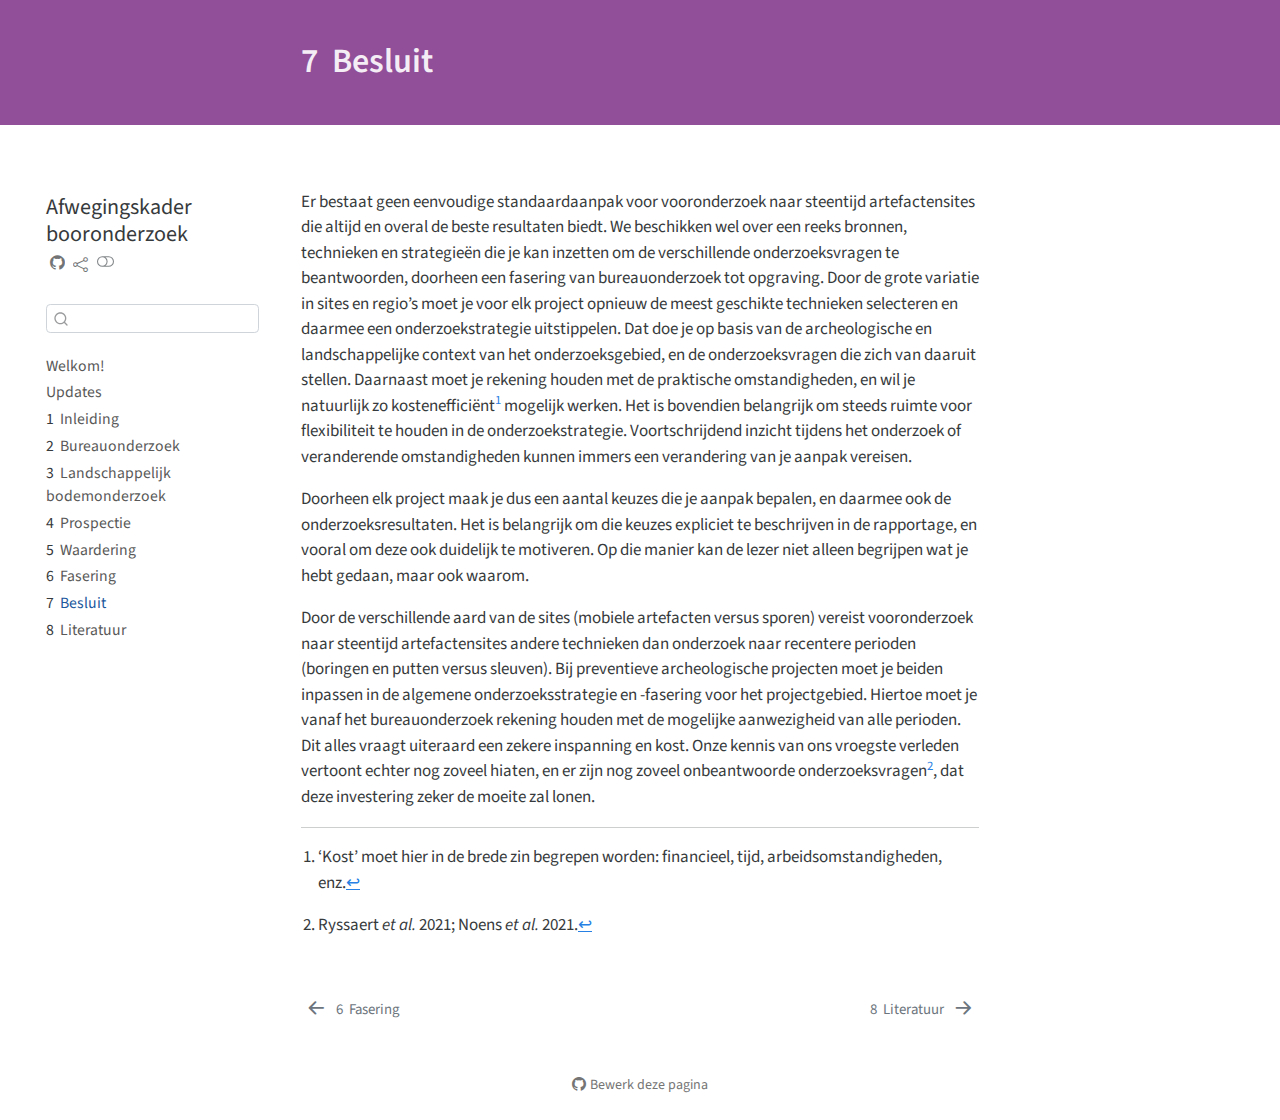
<file: docs/07_besluit.html>
<!DOCTYPE html>
<html xmlns="http://www.w3.org/1999/xhtml" lang="nl" xml:lang="nl"><head>

<meta charset="utf-8">
<meta name="generator" content="quarto-1.3.450">

<meta name="viewport" content="width=device-width, initial-scale=1.0, user-scalable=yes">


<title>Afwegingskader booronderzoek - 7&nbsp; Besluit</title>
<style>
code{white-space: pre-wrap;}
span.smallcaps{font-variant: small-caps;}
div.columns{display: flex; gap: min(4vw, 1.5em);}
div.column{flex: auto; overflow-x: auto;}
div.hanging-indent{margin-left: 1.5em; text-indent: -1.5em;}
ul.task-list{list-style: none;}
ul.task-list li input[type="checkbox"] {
  width: 0.8em;
  margin: 0 0.8em 0.2em -1em; /* quarto-specific, see https://github.com/quarto-dev/quarto-cli/issues/4556 */ 
  vertical-align: middle;
}
</style>


<script src="site_libs/quarto-nav/quarto-nav.js"></script>
<script src="site_libs/quarto-nav/headroom.min.js"></script>
<script src="site_libs/clipboard/clipboard.min.js"></script>
<script src="site_libs/quarto-search/autocomplete.umd.js"></script>
<script src="site_libs/quarto-search/fuse.min.js"></script>
<script src="site_libs/quarto-search/quarto-search.js"></script>
<meta name="quarto:offset" content="./">
<link href="./literatuur.html" rel="next">
<link href="./06_fasering.html" rel="prev">
<script src="site_libs/quarto-html/quarto.js"></script>
<script src="site_libs/quarto-html/popper.min.js"></script>
<script src="site_libs/quarto-html/tippy.umd.min.js"></script>
<script src="site_libs/quarto-html/anchor.min.js"></script>
<link href="site_libs/quarto-html/tippy.css" rel="stylesheet">
<link href="site_libs/quarto-html/quarto-syntax-highlighting.css" rel="stylesheet" class="quarto-color-scheme" id="quarto-text-highlighting-styles">
<link href="site_libs/quarto-html/quarto-syntax-highlighting-dark.css" rel="prefetch" class="quarto-color-scheme quarto-color-alternate" id="quarto-text-highlighting-styles">
<script src="site_libs/bootstrap/bootstrap.min.js"></script>
<link href="site_libs/bootstrap/bootstrap-icons.css" rel="stylesheet">
<link href="site_libs/bootstrap/bootstrap.min.css" rel="stylesheet" class="quarto-color-scheme" id="quarto-bootstrap" data-mode="light">
<link href="site_libs/bootstrap/bootstrap-dark.min.css" rel="prefetch" class="quarto-color-scheme quarto-color-alternate" id="quarto-bootstrap" data-mode="dark">
<script id="quarto-search-options" type="application/json">{
  "location": "sidebar",
  "copy-button": false,
  "collapse-after": 3,
  "panel-placement": "start",
  "type": "textbox",
  "limit": 20,
  "language": {
    "search-no-results-text": "Geen resultaat",
    "search-matching-documents-text": "Gevonden documenten",
    "search-copy-link-title": "Kopieer link om te zoeken",
    "search-hide-matches-text": "Extra overeenkomsten verbergen",
    "search-more-match-text": "meer overeenkomst in dit document",
    "search-more-matches-text": "meer overeenkomsten in dit document",
    "search-clear-button-title": "Wissen",
    "search-detached-cancel-button-title": "Annuleren",
    "search-submit-button-title": "Verzenden",
    "search-label": "Zoeken"
  }
}</script>
<script async="" src="https://www.googletagmanager.com/gtag/js?id=G-WFNTWBH9Q4"></script>

<script type="text/javascript">

window.dataLayer = window.dataLayer || [];
function gtag(){dataLayer.push(arguments);}
gtag('js', new Date());
gtag('config', 'G-WFNTWBH9Q4', { 'anonymize_ip': true});
</script>
<style>

      .quarto-title-block .quarto-title-banner h1,
      .quarto-title-block .quarto-title-banner h2,
      .quarto-title-block .quarto-title-banner h3,
      .quarto-title-block .quarto-title-banner h4,
      .quarto-title-block .quarto-title-banner h5,
      .quarto-title-block .quarto-title-banner h6
      {
        color: #FFFFFF;
      }

      .quarto-title-block .quarto-title-banner {
        color: #FFFFFF;
background: #914f9a;
      }
</style>


<meta name="twitter:title" content="Afwegingskader booronderzoek - 7&nbsp; Besluit">
<meta name="twitter:description" content="">
<meta name="twitter:image" content="/docs/figuren/image217.jpeg">
<meta name="twitter:card" content="summary_large_image">
</head>

<body class="nav-sidebar floating">

<div id="quarto-search-results"></div>
  <header id="quarto-header" class="headroom fixed-top">
  <nav class="quarto-secondary-nav">
    <div class="container-fluid d-flex">
      <button type="button" class="quarto-btn-toggle btn" data-bs-toggle="collapse" data-bs-target="#quarto-sidebar,#quarto-sidebar-glass" aria-controls="quarto-sidebar" aria-expanded="false" aria-label="Schakel zijbalk in" onclick="if (window.quartoToggleHeadroom) { window.quartoToggleHeadroom(); }">
        <i class="bi bi-layout-text-sidebar-reverse"></i>
      </button>
      <nav class="quarto-page-breadcrumbs" aria-label="breadcrumb"><ol class="breadcrumb"><li class="breadcrumb-item"><a href="./07_besluit.html"><span class="chapter-number">7</span>&nbsp; <span class="chapter-title">Besluit</span></a></li></ol></nav>
      <a class="flex-grow-1" role="button" data-bs-toggle="collapse" data-bs-target="#quarto-sidebar,#quarto-sidebar-glass" aria-controls="quarto-sidebar" aria-expanded="false" aria-label="Schakel zijbalk in" onclick="if (window.quartoToggleHeadroom) { window.quartoToggleHeadroom(); }">      
      </a>
      <button type="button" class="btn quarto-search-button" aria-label="" onclick="window.quartoOpenSearch();">
        <i class="bi bi-search"></i>
      </button>
    </div>
  </nav>
</header>
<!-- content -->
<header id="title-block-header" class="quarto-title-block default page-columns page-full">
  <div class="quarto-title-banner page-columns page-full">
    <div class="quarto-title column-body">
      <h1 class="title"><span class="chapter-number">7</span>&nbsp; <span class="chapter-title">Besluit</span></h1>
                      </div>
  </div>
    
  
  <div class="quarto-title-meta">

      
    
      
    </div>
    
  
  </header><div id="quarto-content" class="quarto-container page-columns page-rows-contents page-layout-article">
<!-- sidebar -->
  <nav id="quarto-sidebar" class="sidebar collapse collapse-horizontal sidebar-navigation floating overflow-auto">
    <div class="pt-lg-2 mt-2 text-left sidebar-header">
    <div class="sidebar-title mb-0 py-0">
      <a href="./">Afwegingskader booronderzoek</a> 
        <div class="sidebar-tools-main tools-wide">
    <a href="https://github.com/ErfgoedPublicaties/AKOE-11-Booronderzoek" rel="" title="Source Code" class="quarto-navigation-tool px-1" aria-label="Source Code"><i class="bi bi-github"></i></a>
    <div class="dropdown">
      <a href="" title="Share" id="quarto-navigation-tool-dropdown-0" class="quarto-navigation-tool dropdown-toggle px-1" data-bs-toggle="dropdown" aria-expanded="false" aria-label="Share"><i class="bi bi-share"></i></a>
      <ul class="dropdown-menu" aria-labelledby="quarto-navigation-tool-dropdown-0">
          <li>
            <a class="dropdown-item sidebar-tools-main-item" href="https://twitter.com/intent/tweet?url=|url|">
              <i class="bi bi-bi-twitter pe-1"></i>
            Twitter
            </a>
          </li>
          <li>
            <a class="dropdown-item sidebar-tools-main-item" href="https://www.facebook.com/sharer/sharer.php?u=|url|">
              <i class="bi bi-bi-facebook pe-1"></i>
            Facebook
            </a>
          </li>
          <li>
            <a class="dropdown-item sidebar-tools-main-item" href="https://www.linkedin.com/sharing/share-offsite/?url=|url|">
              <i class="bi bi-bi-linkedin pe-1"></i>
            LinkedIn
            </a>
          </li>
      </ul>
    </div>
  <a href="" class="quarto-color-scheme-toggle quarto-navigation-tool  px-1" onclick="window.quartoToggleColorScheme(); return false;" title="Schakel donkere modus in"><i class="bi"></i></a>
</div>
    </div>
      </div>
        <div class="mt-2 flex-shrink-0 align-items-center">
        <div class="sidebar-search">
        <div id="quarto-search" class="" title="Zoeken"></div>
        </div>
        </div>
    <div class="sidebar-menu-container"> 
    <ul class="list-unstyled mt-1">
        <li class="sidebar-item">
  <div class="sidebar-item-container"> 
  <a href="./index.html" class="sidebar-item-text sidebar-link">
 <span class="menu-text">Welkom!</span></a>
  </div>
</li>
        <li class="sidebar-item">
  <div class="sidebar-item-container"> 
  <a href="./updates.html" class="sidebar-item-text sidebar-link">
 <span class="menu-text">Updates</span></a>
  </div>
</li>
        <li class="sidebar-item">
  <div class="sidebar-item-container"> 
  <a href="./01_inleiding.html" class="sidebar-item-text sidebar-link">
 <span class="menu-text"><span class="chapter-number">1</span>&nbsp; <span class="chapter-title">Inleiding</span></span></a>
  </div>
</li>
        <li class="sidebar-item">
  <div class="sidebar-item-container"> 
  <a href="./02_bureauonderzoek.html" class="sidebar-item-text sidebar-link">
 <span class="menu-text"><span class="chapter-number">2</span>&nbsp; <span class="chapter-title">Bureauonderzoek</span></span></a>
  </div>
</li>
        <li class="sidebar-item">
  <div class="sidebar-item-container"> 
  <a href="./03_landschappelijk.html" class="sidebar-item-text sidebar-link">
 <span class="menu-text"><span class="chapter-number">3</span>&nbsp; <span class="chapter-title">Landschappelijk bodemonderzoek</span></span></a>
  </div>
</li>
        <li class="sidebar-item">
  <div class="sidebar-item-container"> 
  <a href="./04_prospectie.html" class="sidebar-item-text sidebar-link">
 <span class="menu-text"><span class="chapter-number">4</span>&nbsp; <span class="chapter-title">Prospectie</span></span></a>
  </div>
</li>
        <li class="sidebar-item">
  <div class="sidebar-item-container"> 
  <a href="./05_waardering.html" class="sidebar-item-text sidebar-link">
 <span class="menu-text"><span class="chapter-number">5</span>&nbsp; <span class="chapter-title">Waardering</span></span></a>
  </div>
</li>
        <li class="sidebar-item">
  <div class="sidebar-item-container"> 
  <a href="./06_fasering.html" class="sidebar-item-text sidebar-link">
 <span class="menu-text"><span class="chapter-number">6</span>&nbsp; <span class="chapter-title">Fasering</span></span></a>
  </div>
</li>
        <li class="sidebar-item">
  <div class="sidebar-item-container"> 
  <a href="./07_besluit.html" class="sidebar-item-text sidebar-link active">
 <span class="menu-text"><span class="chapter-number">7</span>&nbsp; <span class="chapter-title">Besluit</span></span></a>
  </div>
</li>
        <li class="sidebar-item">
  <div class="sidebar-item-container"> 
  <a href="./literatuur.html" class="sidebar-item-text sidebar-link">
 <span class="menu-text"><span class="chapter-number">8</span>&nbsp; <span class="chapter-title">Literatuur</span></span></a>
  </div>
</li>
    </ul>
    </div>
</nav>
<div id="quarto-sidebar-glass" data-bs-toggle="collapse" data-bs-target="#quarto-sidebar,#quarto-sidebar-glass"></div>
<!-- margin-sidebar -->
    <div id="quarto-margin-sidebar" class="sidebar margin-sidebar">
        
    </div>
<!-- main -->
<main class="content quarto-banner-title-block" id="quarto-document-content">




<p>Er bestaat geen eenvoudige standaardaanpak voor vooronderzoek naar steentijd artefactensites die altijd en overal de beste resultaten biedt. We beschikken wel over een reeks bronnen, technieken en strategieën die je kan inzetten om de verschillende onderzoeksvragen te beantwoorden, doorheen een fasering van bureauonderzoek tot opgraving. Door de grote variatie in sites en regio’s moet je voor elk project opnieuw de meest geschikte technieken selecteren en daarmee een onderzoekstrategie uitstippelen. Dat doe je op basis van de archeologische en landschappelijke context van het onderzoeksgebied, en de onderzoeksvragen die zich van daaruit stellen. Daarnaast moet je rekening houden met de praktische omstandigheden, en wil je natuurlijk zo kostenefficiënt<a href="#fn1" class="footnote-ref" id="fnref1" role="doc-noteref"><sup>1</sup></a> mogelijk werken. Het is bovendien belangrijk om steeds ruimte voor flexibiliteit te houden in de onderzoekstrategie. Voortschrijdend inzicht tijdens het onderzoek of veranderende omstandigheden kunnen immers een verandering van je aanpak vereisen.</p>
<p>Doorheen elk project maak je dus een aantal keuzes die je aanpak bepalen, en daarmee ook de onderzoeksresultaten. Het is belangrijk om die keuzes expliciet te beschrijven in de rapportage, en vooral om deze ook duidelijk te motiveren. Op die manier kan de lezer niet alleen begrijpen wat je hebt gedaan, maar ook waarom.</p>
<p>Door de verschillende aard van de sites (mobiele artefacten versus sporen) vereist vooronderzoek naar steentijd artefactensites andere technieken dan onderzoek naar recentere perioden (boringen en putten versus sleuven). Bij preventieve archeologische projecten moet je beiden inpassen in de algemene onderzoeksstrategie en -fasering voor het projectgebied. Hiertoe moet je vanaf het bureauonderzoek rekening houden met de mogelijke aanwezigheid van alle perioden. Dit alles vraagt uiteraard een zekere inspanning en kost. Onze kennis van ons vroegste verleden vertoont echter nog zoveel hiaten, en er zijn nog zoveel onbeantwoorde onderzoeksvragen<a href="#fn2" class="footnote-ref" id="fnref2" role="doc-noteref"><sup>2</sup></a>, dat deze investering zeker de moeite zal lonen.</p>


<section id="footnotes" class="footnotes footnotes-end-of-document" role="doc-endnotes">
<hr>
<ol>
<li id="fn1"><p>‘Kost’ moet hier in de brede zin begrepen worden: financieel, tijd, arbeidsomstandigheden, enz.<a href="#fnref1" class="footnote-back" role="doc-backlink">↩︎</a></p></li>
<li id="fn2"><p>Ryssaert <em>et al.</em> 2021; Noens <em>et al.</em> 2021.<a href="#fnref2" class="footnote-back" role="doc-backlink">↩︎</a></p></li>
</ol>
</section>

</main> <!-- /main -->
<script id="quarto-html-after-body" type="application/javascript">
window.document.addEventListener("DOMContentLoaded", function (event) {
  const toggleBodyColorMode = (bsSheetEl) => {
    const mode = bsSheetEl.getAttribute("data-mode");
    const bodyEl = window.document.querySelector("body");
    if (mode === "dark") {
      bodyEl.classList.add("quarto-dark");
      bodyEl.classList.remove("quarto-light");
    } else {
      bodyEl.classList.add("quarto-light");
      bodyEl.classList.remove("quarto-dark");
    }
  }
  const toggleBodyColorPrimary = () => {
    const bsSheetEl = window.document.querySelector("link#quarto-bootstrap");
    if (bsSheetEl) {
      toggleBodyColorMode(bsSheetEl);
    }
  }
  toggleBodyColorPrimary();  
  const disableStylesheet = (stylesheets) => {
    for (let i=0; i < stylesheets.length; i++) {
      const stylesheet = stylesheets[i];
      stylesheet.rel = 'prefetch';
    }
  }
  const enableStylesheet = (stylesheets) => {
    for (let i=0; i < stylesheets.length; i++) {
      const stylesheet = stylesheets[i];
      stylesheet.rel = 'stylesheet';
    }
  }
  const manageTransitions = (selector, allowTransitions) => {
    const els = window.document.querySelectorAll(selector);
    for (let i=0; i < els.length; i++) {
      const el = els[i];
      if (allowTransitions) {
        el.classList.remove('notransition');
      } else {
        el.classList.add('notransition');
      }
    }
  }
  const toggleColorMode = (alternate) => {
    // Switch the stylesheets
    const alternateStylesheets = window.document.querySelectorAll('link.quarto-color-scheme.quarto-color-alternate');
    manageTransitions('#quarto-margin-sidebar .nav-link', false);
    if (alternate) {
      enableStylesheet(alternateStylesheets);
      for (const sheetNode of alternateStylesheets) {
        if (sheetNode.id === "quarto-bootstrap") {
          toggleBodyColorMode(sheetNode);
        }
      }
    } else {
      disableStylesheet(alternateStylesheets);
      toggleBodyColorPrimary();
    }
    manageTransitions('#quarto-margin-sidebar .nav-link', true);
    // Switch the toggles
    const toggles = window.document.querySelectorAll('.quarto-color-scheme-toggle');
    for (let i=0; i < toggles.length; i++) {
      const toggle = toggles[i];
      if (toggle) {
        if (alternate) {
          toggle.classList.add("alternate");     
        } else {
          toggle.classList.remove("alternate");
        }
      }
    }
    // Hack to workaround the fact that safari doesn't
    // properly recolor the scrollbar when toggling (#1455)
    if (navigator.userAgent.indexOf('Safari') > 0 && navigator.userAgent.indexOf('Chrome') == -1) {
      manageTransitions("body", false);
      window.scrollTo(0, 1);
      setTimeout(() => {
        window.scrollTo(0, 0);
        manageTransitions("body", true);
      }, 40);  
    }
  }
  const isFileUrl = () => { 
    return window.location.protocol === 'file:';
  }
  const hasAlternateSentinel = () => {  
    let styleSentinel = getColorSchemeSentinel();
    if (styleSentinel !== null) {
      return styleSentinel === "alternate";
    } else {
      return false;
    }
  }
  const setStyleSentinel = (alternate) => {
    const value = alternate ? "alternate" : "default";
    if (!isFileUrl()) {
      window.localStorage.setItem("quarto-color-scheme", value);
    } else {
      localAlternateSentinel = value;
    }
  }
  const getColorSchemeSentinel = () => {
    if (!isFileUrl()) {
      const storageValue = window.localStorage.getItem("quarto-color-scheme");
      return storageValue != null ? storageValue : localAlternateSentinel;
    } else {
      return localAlternateSentinel;
    }
  }
  let localAlternateSentinel = 'default';
  // Dark / light mode switch
  window.quartoToggleColorScheme = () => {
    // Read the current dark / light value 
    let toAlternate = !hasAlternateSentinel();
    toggleColorMode(toAlternate);
    setStyleSentinel(toAlternate);
  };
  // Ensure there is a toggle, if there isn't float one in the top right
  if (window.document.querySelector('.quarto-color-scheme-toggle') === null) {
    const a = window.document.createElement('a');
    a.classList.add('top-right');
    a.classList.add('quarto-color-scheme-toggle');
    a.href = "";
    a.onclick = function() { try { window.quartoToggleColorScheme(); } catch {} return false; };
    const i = window.document.createElement("i");
    i.classList.add('bi');
    a.appendChild(i);
    window.document.body.appendChild(a);
  }
  // Switch to dark mode if need be
  if (hasAlternateSentinel()) {
    toggleColorMode(true);
  } else {
    toggleColorMode(false);
  }
  const icon = "";
  const anchorJS = new window.AnchorJS();
  anchorJS.options = {
    placement: 'right',
    icon: icon
  };
  anchorJS.add('.anchored');
  const isCodeAnnotation = (el) => {
    for (const clz of el.classList) {
      if (clz.startsWith('code-annotation-')) {                     
        return true;
      }
    }
    return false;
  }
  const clipboard = new window.ClipboardJS('.code-copy-button', {
    text: function(trigger) {
      const codeEl = trigger.previousElementSibling.cloneNode(true);
      for (const childEl of codeEl.children) {
        if (isCodeAnnotation(childEl)) {
          childEl.remove();
        }
      }
      return codeEl.innerText;
    }
  });
  clipboard.on('success', function(e) {
    // button target
    const button = e.trigger;
    // don't keep focus
    button.blur();
    // flash "checked"
    button.classList.add('code-copy-button-checked');
    var currentTitle = button.getAttribute("title");
    button.setAttribute("title", "Gekopieerd!");
    let tooltip;
    if (window.bootstrap) {
      button.setAttribute("data-bs-toggle", "tooltip");
      button.setAttribute("data-bs-placement", "left");
      button.setAttribute("data-bs-title", "Gekopieerd!");
      tooltip = new bootstrap.Tooltip(button, 
        { trigger: "manual", 
          customClass: "code-copy-button-tooltip",
          offset: [0, -8]});
      tooltip.show();    
    }
    setTimeout(function() {
      if (tooltip) {
        tooltip.hide();
        button.removeAttribute("data-bs-title");
        button.removeAttribute("data-bs-toggle");
        button.removeAttribute("data-bs-placement");
      }
      button.setAttribute("title", currentTitle);
      button.classList.remove('code-copy-button-checked');
    }, 1000);
    // clear code selection
    e.clearSelection();
  });
  function tippyHover(el, contentFn) {
    const config = {
      allowHTML: true,
      content: contentFn,
      maxWidth: 500,
      delay: 100,
      arrow: false,
      appendTo: function(el) {
          return el.parentElement;
      },
      interactive: true,
      interactiveBorder: 10,
      theme: 'quarto',
      placement: 'bottom-start'
    };
    window.tippy(el, config); 
  }
  const noterefs = window.document.querySelectorAll('a[role="doc-noteref"]');
  for (var i=0; i<noterefs.length; i++) {
    const ref = noterefs[i];
    tippyHover(ref, function() {
      // use id or data attribute instead here
      let href = ref.getAttribute('data-footnote-href') || ref.getAttribute('href');
      try { href = new URL(href).hash; } catch {}
      const id = href.replace(/^#\/?/, "");
      const note = window.document.getElementById(id);
      return note.innerHTML;
    });
  }
      let selectedAnnoteEl;
      const selectorForAnnotation = ( cell, annotation) => {
        let cellAttr = 'data-code-cell="' + cell + '"';
        let lineAttr = 'data-code-annotation="' +  annotation + '"';
        const selector = 'span[' + cellAttr + '][' + lineAttr + ']';
        return selector;
      }
      const selectCodeLines = (annoteEl) => {
        const doc = window.document;
        const targetCell = annoteEl.getAttribute("data-target-cell");
        const targetAnnotation = annoteEl.getAttribute("data-target-annotation");
        const annoteSpan = window.document.querySelector(selectorForAnnotation(targetCell, targetAnnotation));
        const lines = annoteSpan.getAttribute("data-code-lines").split(",");
        const lineIds = lines.map((line) => {
          return targetCell + "-" + line;
        })
        let top = null;
        let height = null;
        let parent = null;
        if (lineIds.length > 0) {
            //compute the position of the single el (top and bottom and make a div)
            const el = window.document.getElementById(lineIds[0]);
            top = el.offsetTop;
            height = el.offsetHeight;
            parent = el.parentElement.parentElement;
          if (lineIds.length > 1) {
            const lastEl = window.document.getElementById(lineIds[lineIds.length - 1]);
            const bottom = lastEl.offsetTop + lastEl.offsetHeight;
            height = bottom - top;
          }
          if (top !== null && height !== null && parent !== null) {
            // cook up a div (if necessary) and position it 
            let div = window.document.getElementById("code-annotation-line-highlight");
            if (div === null) {
              div = window.document.createElement("div");
              div.setAttribute("id", "code-annotation-line-highlight");
              div.style.position = 'absolute';
              parent.appendChild(div);
            }
            div.style.top = top - 2 + "px";
            div.style.height = height + 4 + "px";
            let gutterDiv = window.document.getElementById("code-annotation-line-highlight-gutter");
            if (gutterDiv === null) {
              gutterDiv = window.document.createElement("div");
              gutterDiv.setAttribute("id", "code-annotation-line-highlight-gutter");
              gutterDiv.style.position = 'absolute';
              const codeCell = window.document.getElementById(targetCell);
              const gutter = codeCell.querySelector('.code-annotation-gutter');
              gutter.appendChild(gutterDiv);
            }
            gutterDiv.style.top = top - 2 + "px";
            gutterDiv.style.height = height + 4 + "px";
          }
          selectedAnnoteEl = annoteEl;
        }
      };
      const unselectCodeLines = () => {
        const elementsIds = ["code-annotation-line-highlight", "code-annotation-line-highlight-gutter"];
        elementsIds.forEach((elId) => {
          const div = window.document.getElementById(elId);
          if (div) {
            div.remove();
          }
        });
        selectedAnnoteEl = undefined;
      };
      // Attach click handler to the DT
      const annoteDls = window.document.querySelectorAll('dt[data-target-cell]');
      for (const annoteDlNode of annoteDls) {
        annoteDlNode.addEventListener('click', (event) => {
          const clickedEl = event.target;
          if (clickedEl !== selectedAnnoteEl) {
            unselectCodeLines();
            const activeEl = window.document.querySelector('dt[data-target-cell].code-annotation-active');
            if (activeEl) {
              activeEl.classList.remove('code-annotation-active');
            }
            selectCodeLines(clickedEl);
            clickedEl.classList.add('code-annotation-active');
          } else {
            // Unselect the line
            unselectCodeLines();
            clickedEl.classList.remove('code-annotation-active');
          }
        });
      }
  const findCites = (el) => {
    const parentEl = el.parentElement;
    if (parentEl) {
      const cites = parentEl.dataset.cites;
      if (cites) {
        return {
          el,
          cites: cites.split(' ')
        };
      } else {
        return findCites(el.parentElement)
      }
    } else {
      return undefined;
    }
  };
  var bibliorefs = window.document.querySelectorAll('a[role="doc-biblioref"]');
  for (var i=0; i<bibliorefs.length; i++) {
    const ref = bibliorefs[i];
    const citeInfo = findCites(ref);
    if (citeInfo) {
      tippyHover(citeInfo.el, function() {
        var popup = window.document.createElement('div');
        citeInfo.cites.forEach(function(cite) {
          var citeDiv = window.document.createElement('div');
          citeDiv.classList.add('hanging-indent');
          citeDiv.classList.add('csl-entry');
          var biblioDiv = window.document.getElementById('ref-' + cite);
          if (biblioDiv) {
            citeDiv.innerHTML = biblioDiv.innerHTML;
          }
          popup.appendChild(citeDiv);
        });
        return popup.innerHTML;
      });
    }
  }
    var localhostRegex = new RegExp(/^(?:http|https):\/\/localhost\:?[0-9]*\//);
      var filterRegex = new RegExp('/' + window.location.host + '/');
    var isInternal = (href) => {
        return filterRegex.test(href) || localhostRegex.test(href);
    }
    // Inspect non-navigation links and adorn them if external
 	var links = window.document.querySelectorAll('a[href]:not(.nav-link):not(.navbar-brand):not(.toc-action):not(.sidebar-link):not(.sidebar-item-toggle):not(.pagination-link):not(.no-external):not([aria-hidden]):not(.dropdown-item)');
    for (var i=0; i<links.length; i++) {
      const link = links[i];
      if (!isInternal(link.href)) {
          // target, if specified
          link.setAttribute("target", "_blank");
      }
    }
});
</script>
<nav class="page-navigation">
  <div class="nav-page nav-page-previous">
      <a href="./06_fasering.html" class="pagination-link">
        <i class="bi bi-arrow-left-short"></i> <span class="nav-page-text"><span class="chapter-number">6</span>&nbsp; <span class="chapter-title">Fasering</span></span>
      </a>          
  </div>
  <div class="nav-page nav-page-next">
      <a href="./literatuur.html" class="pagination-link">
        <span class="nav-page-text"><span class="chapter-number">8</span>&nbsp; <span class="chapter-title">Literatuur</span></span> <i class="bi bi-arrow-right-short"></i>
      </a>
  </div>
</nav>
</div> <!-- /content -->



<footer class="footer"><div class="nav-footer"><div class="nav-footer-center"><div class="toc-actions"><div><i class="bi bi-github"></i></div><div class="action-links"><p><a href="https://github.com/ErfgoedPublicaties/AKOE-11-Booronderzoek/edit/main/07_besluit.qmd" class="toc-action">Bewerk deze pagina</a></p></div></div></div></div></footer></body></html>
</file>
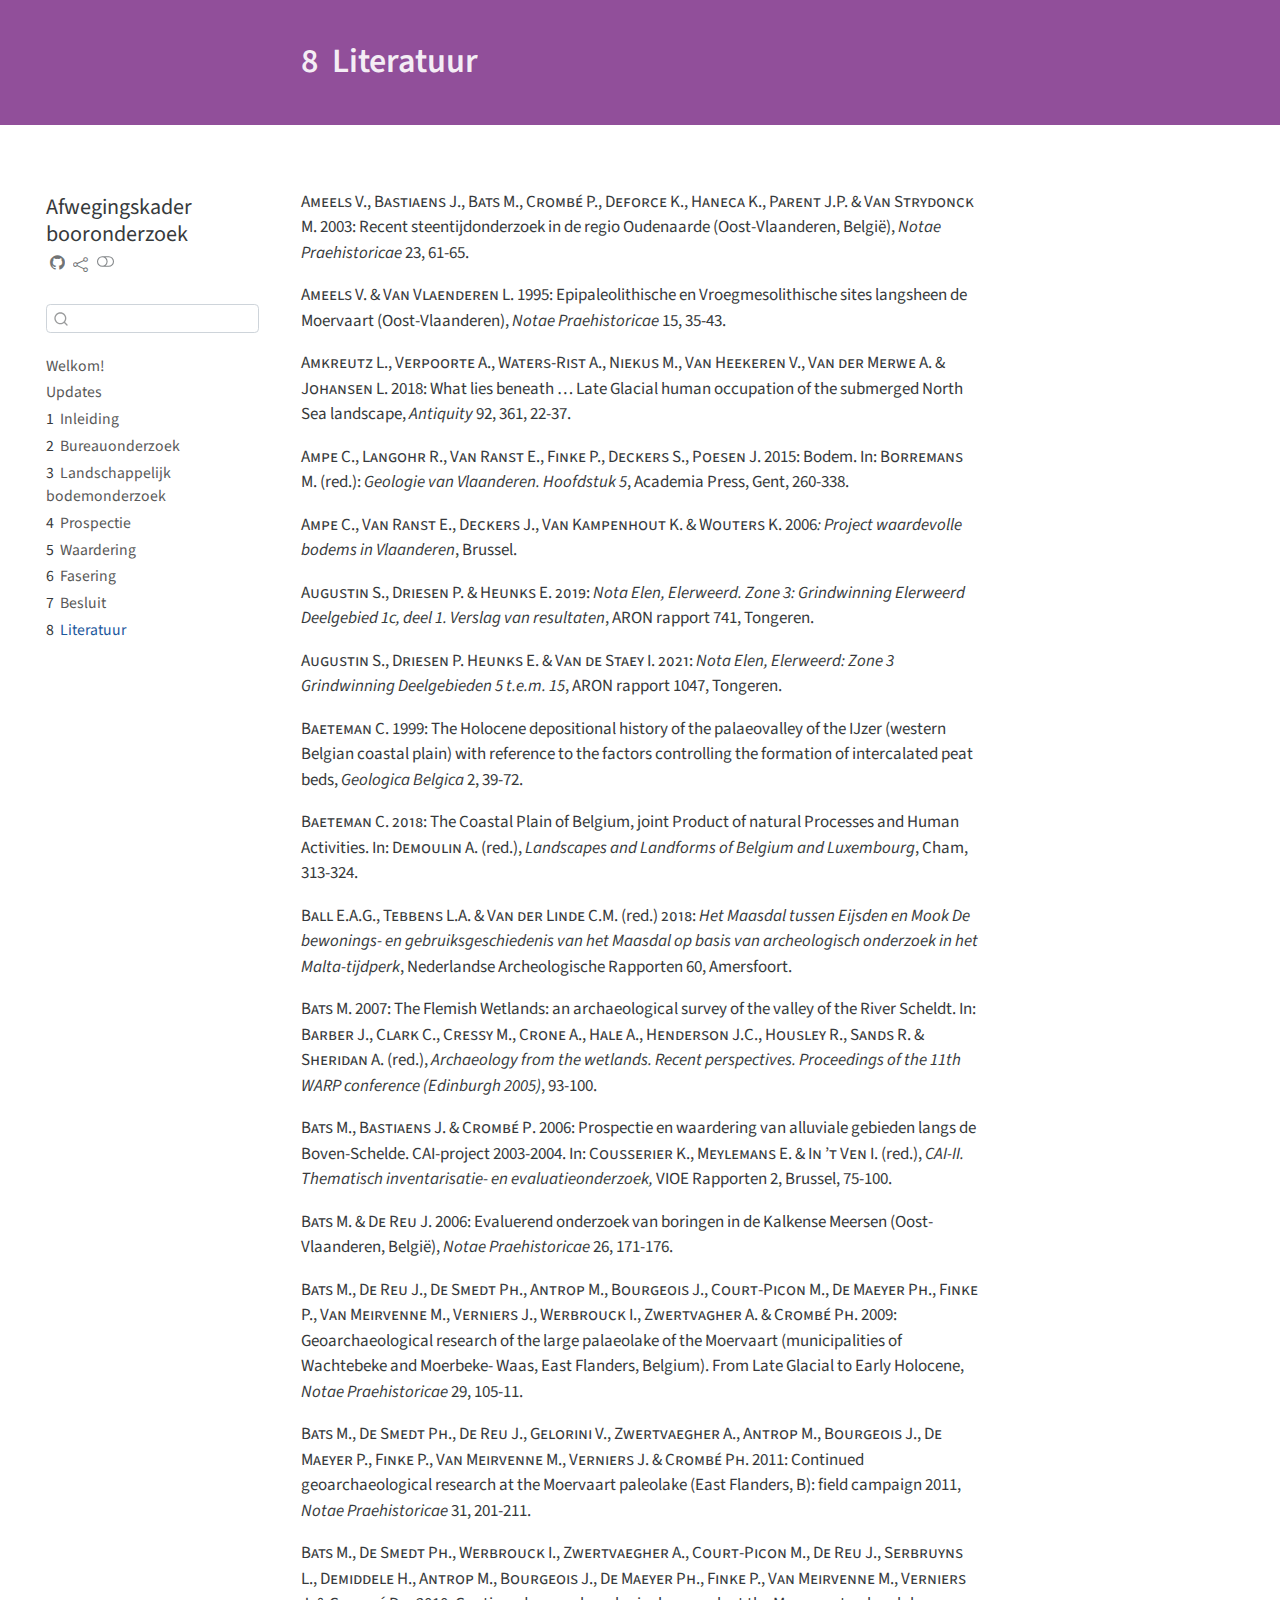
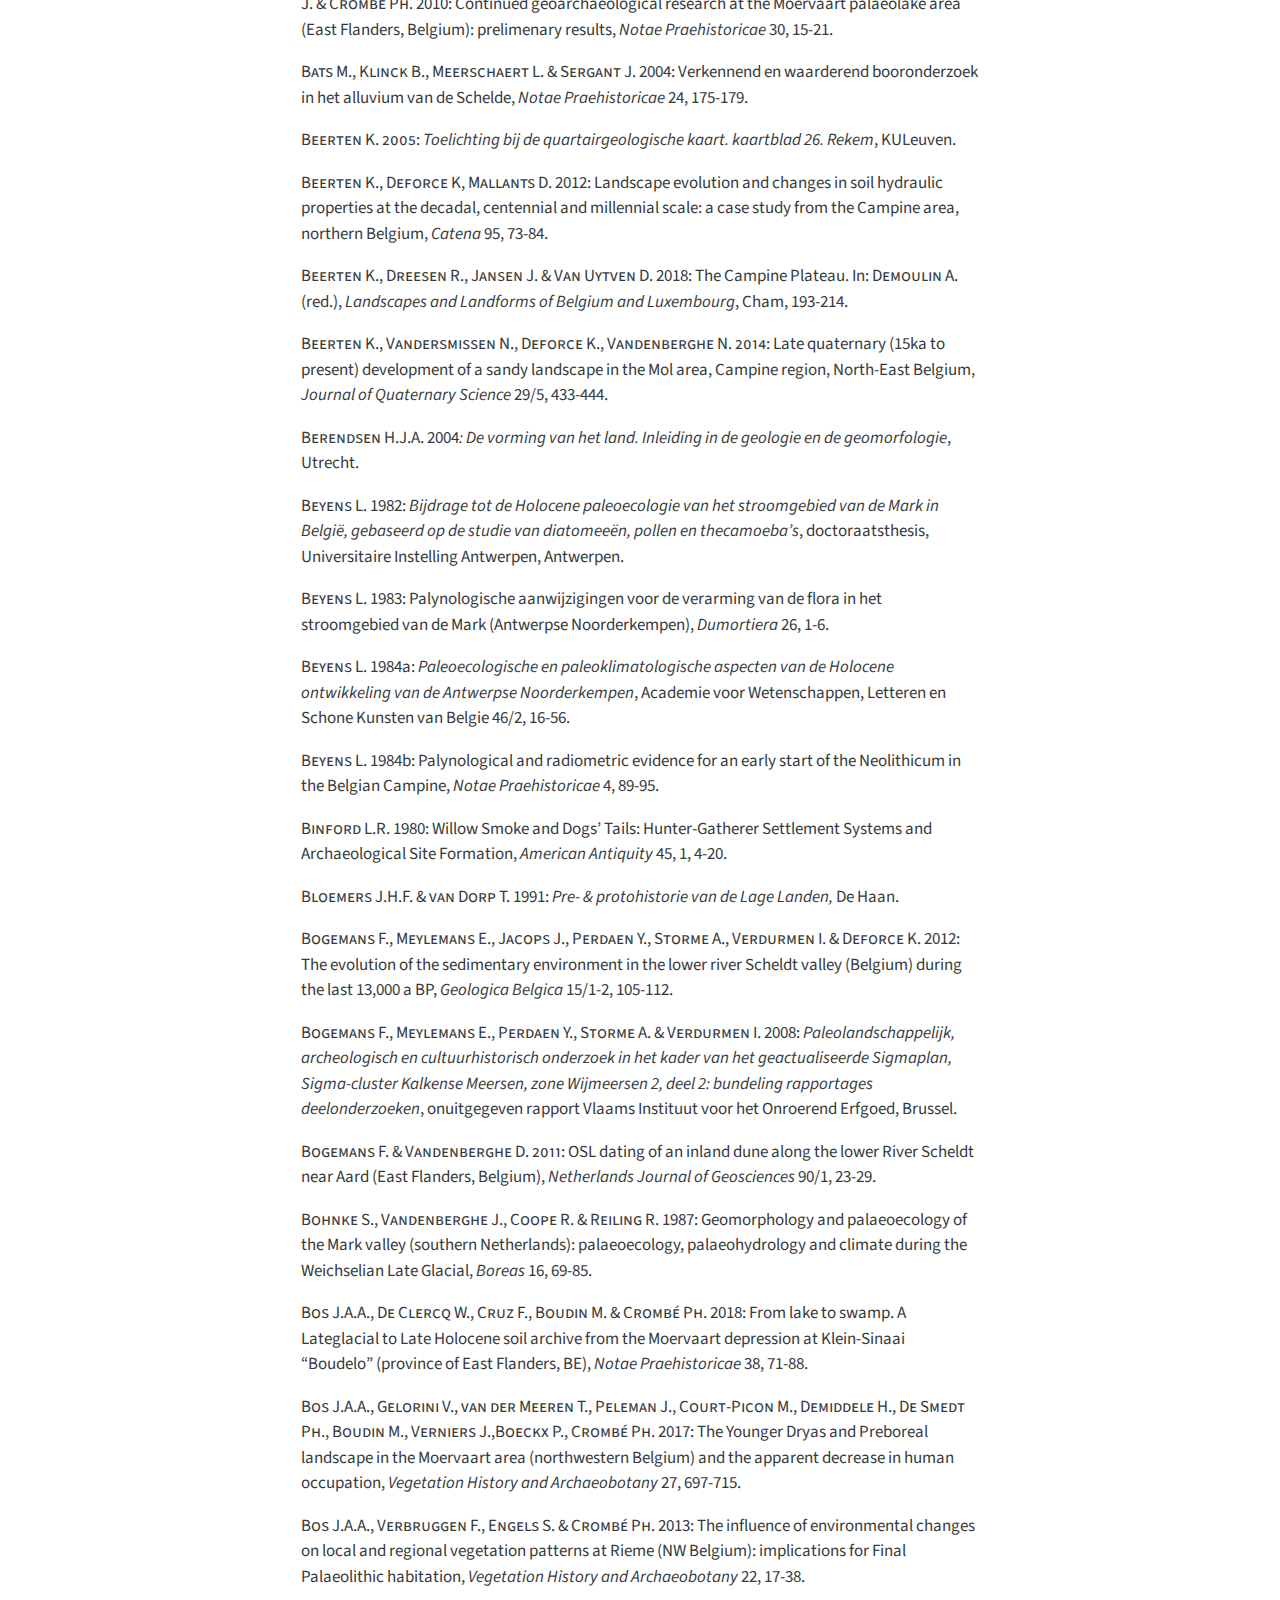
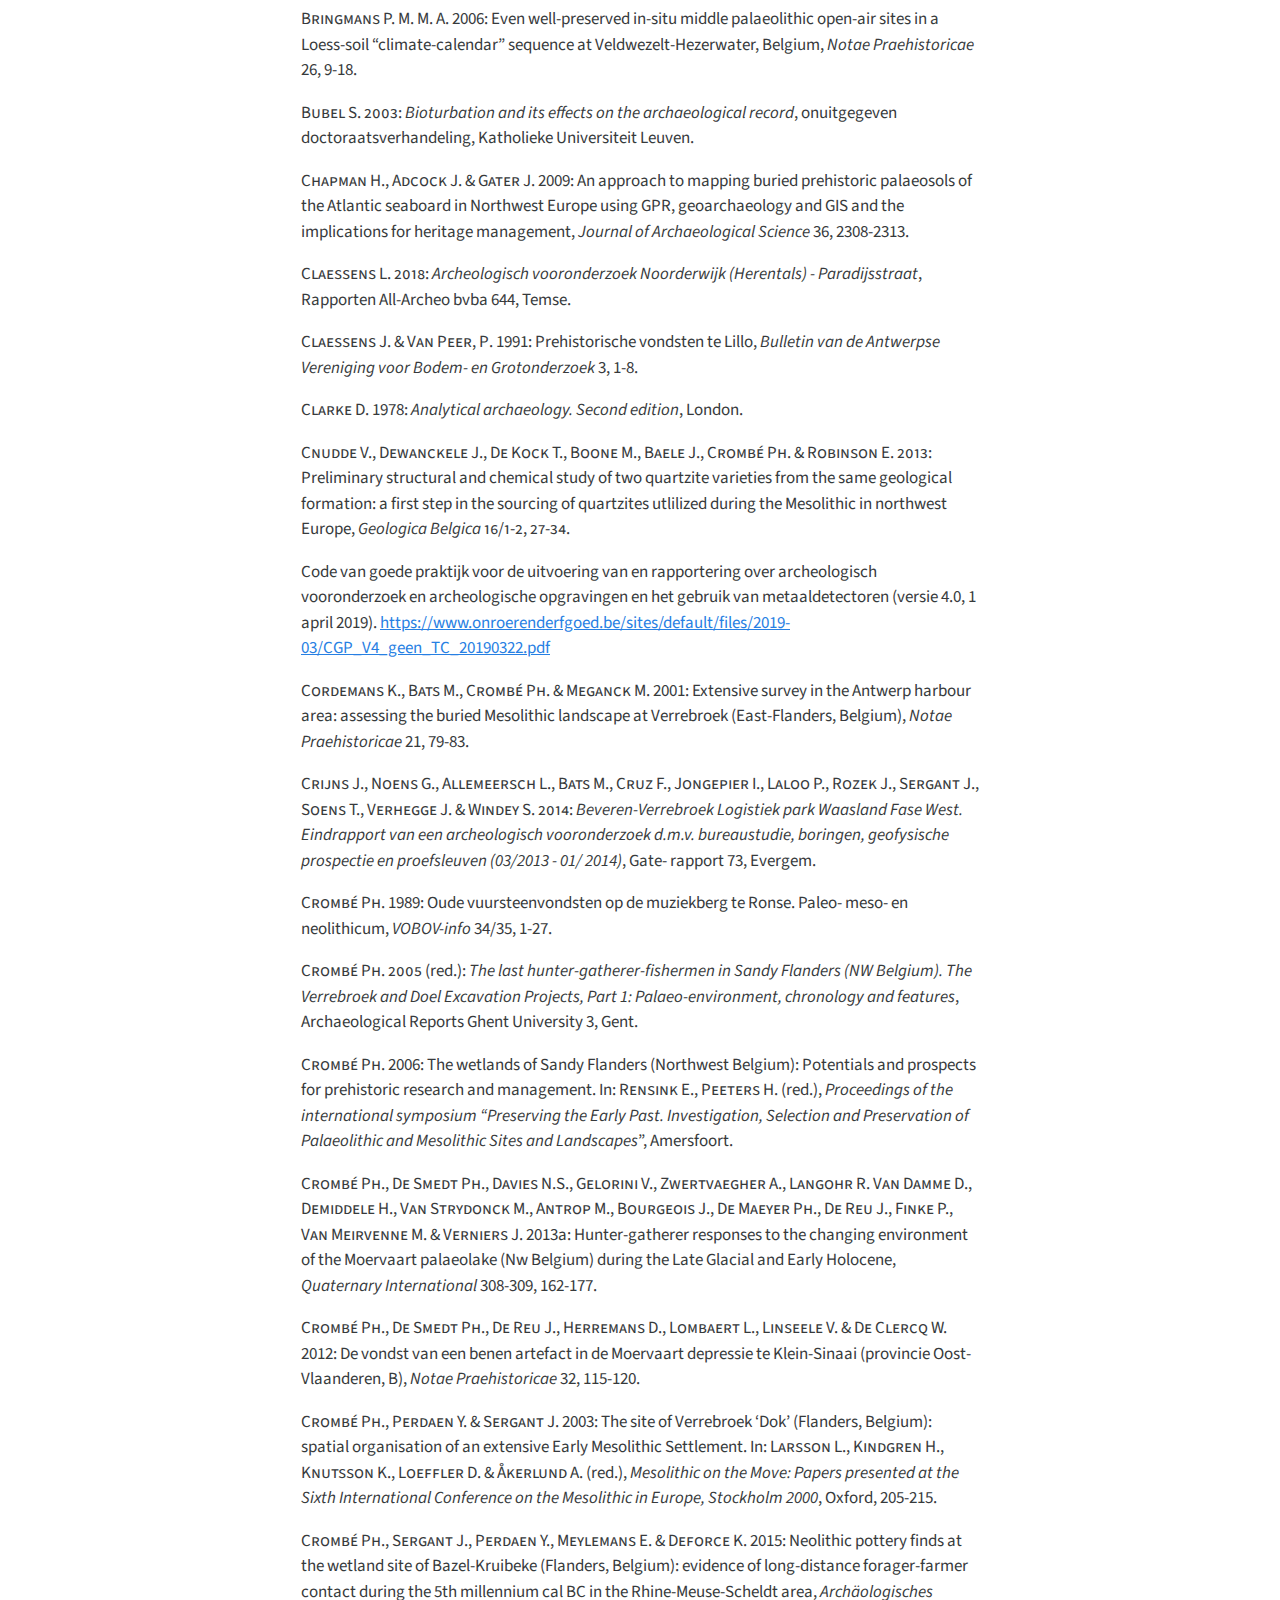
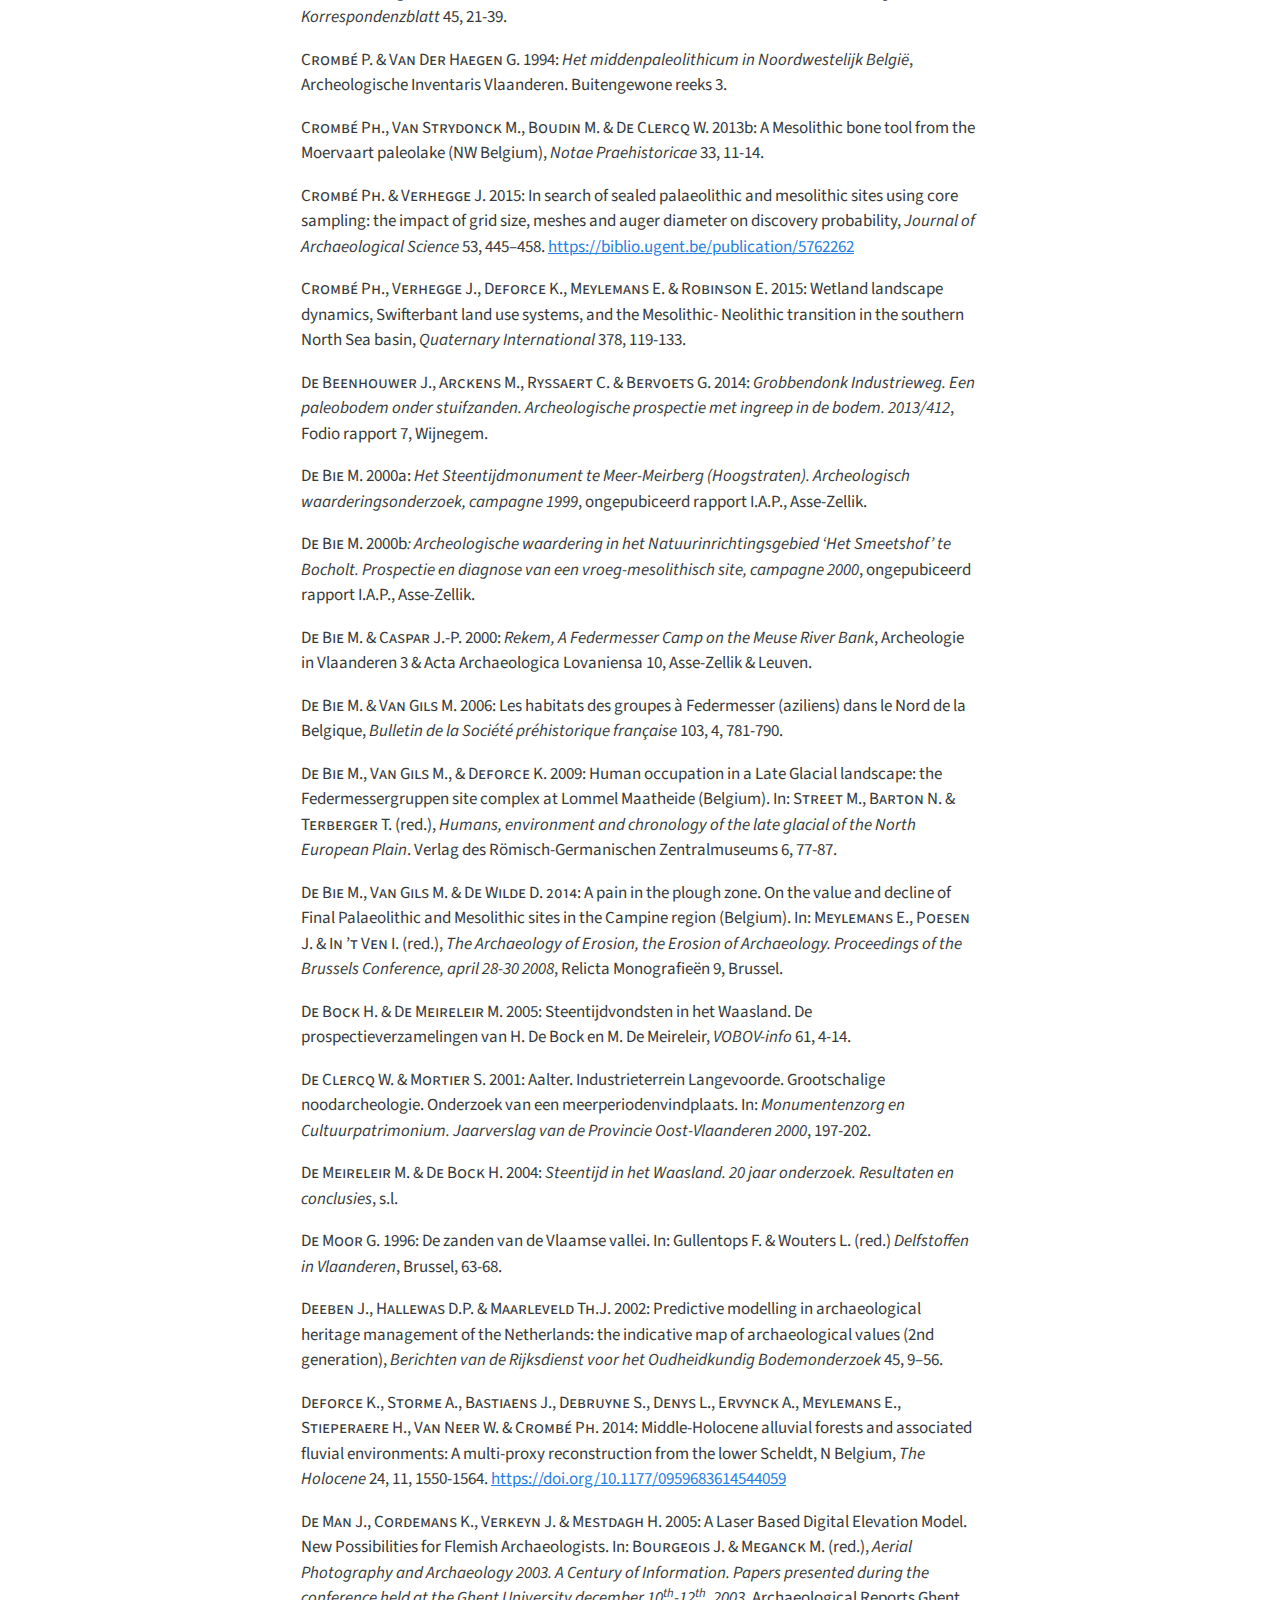
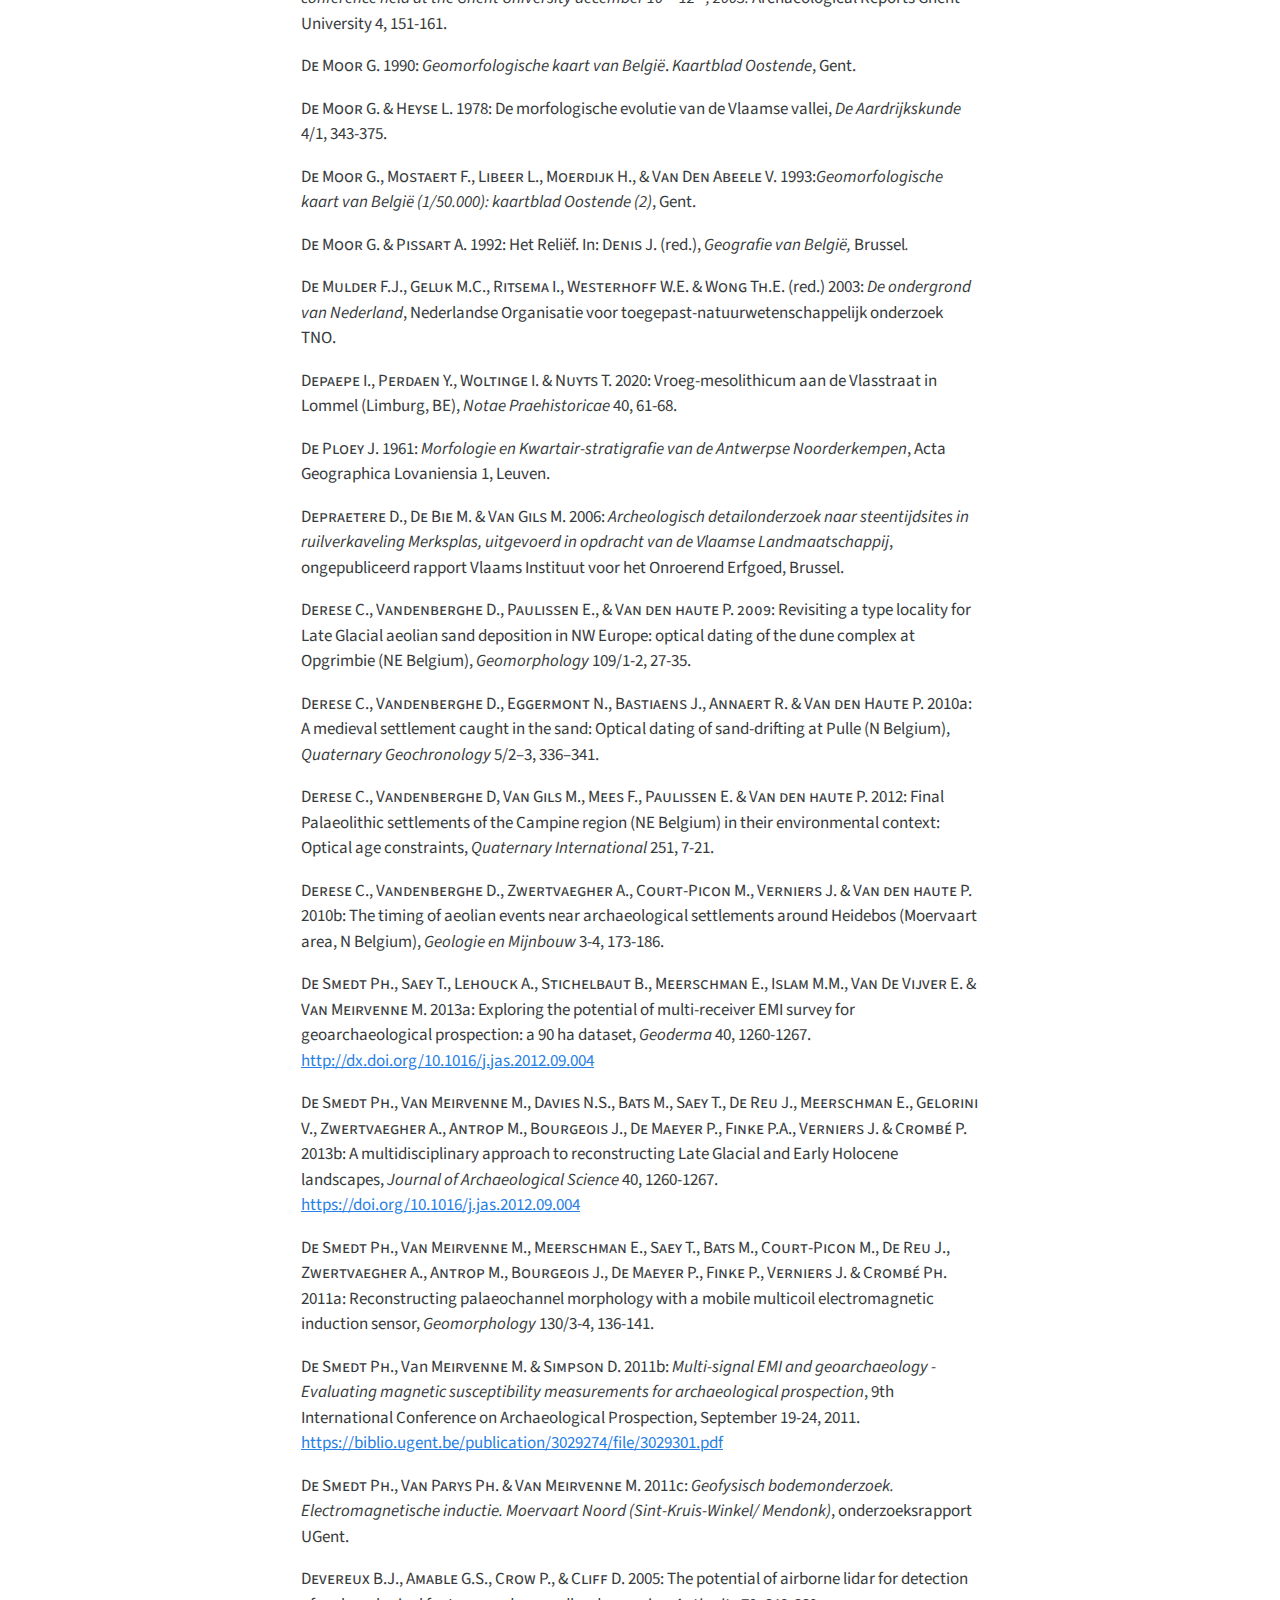
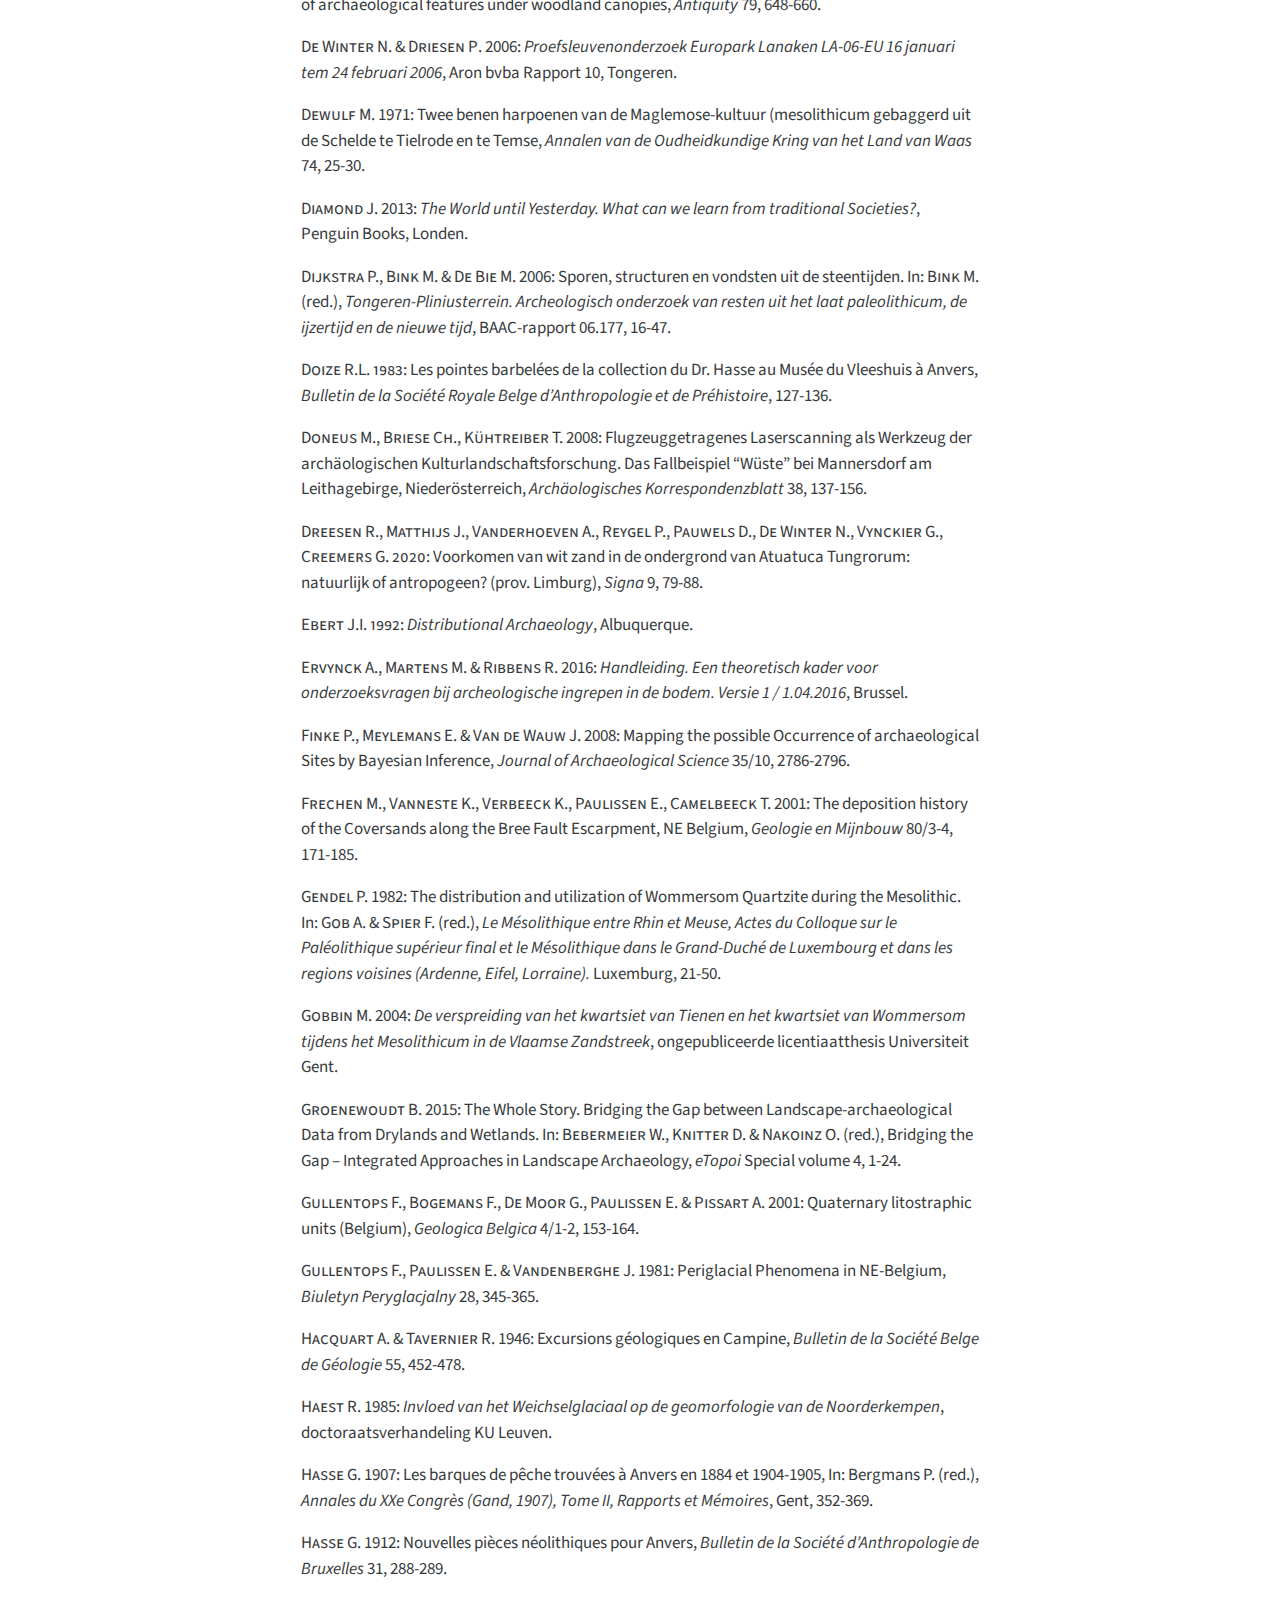
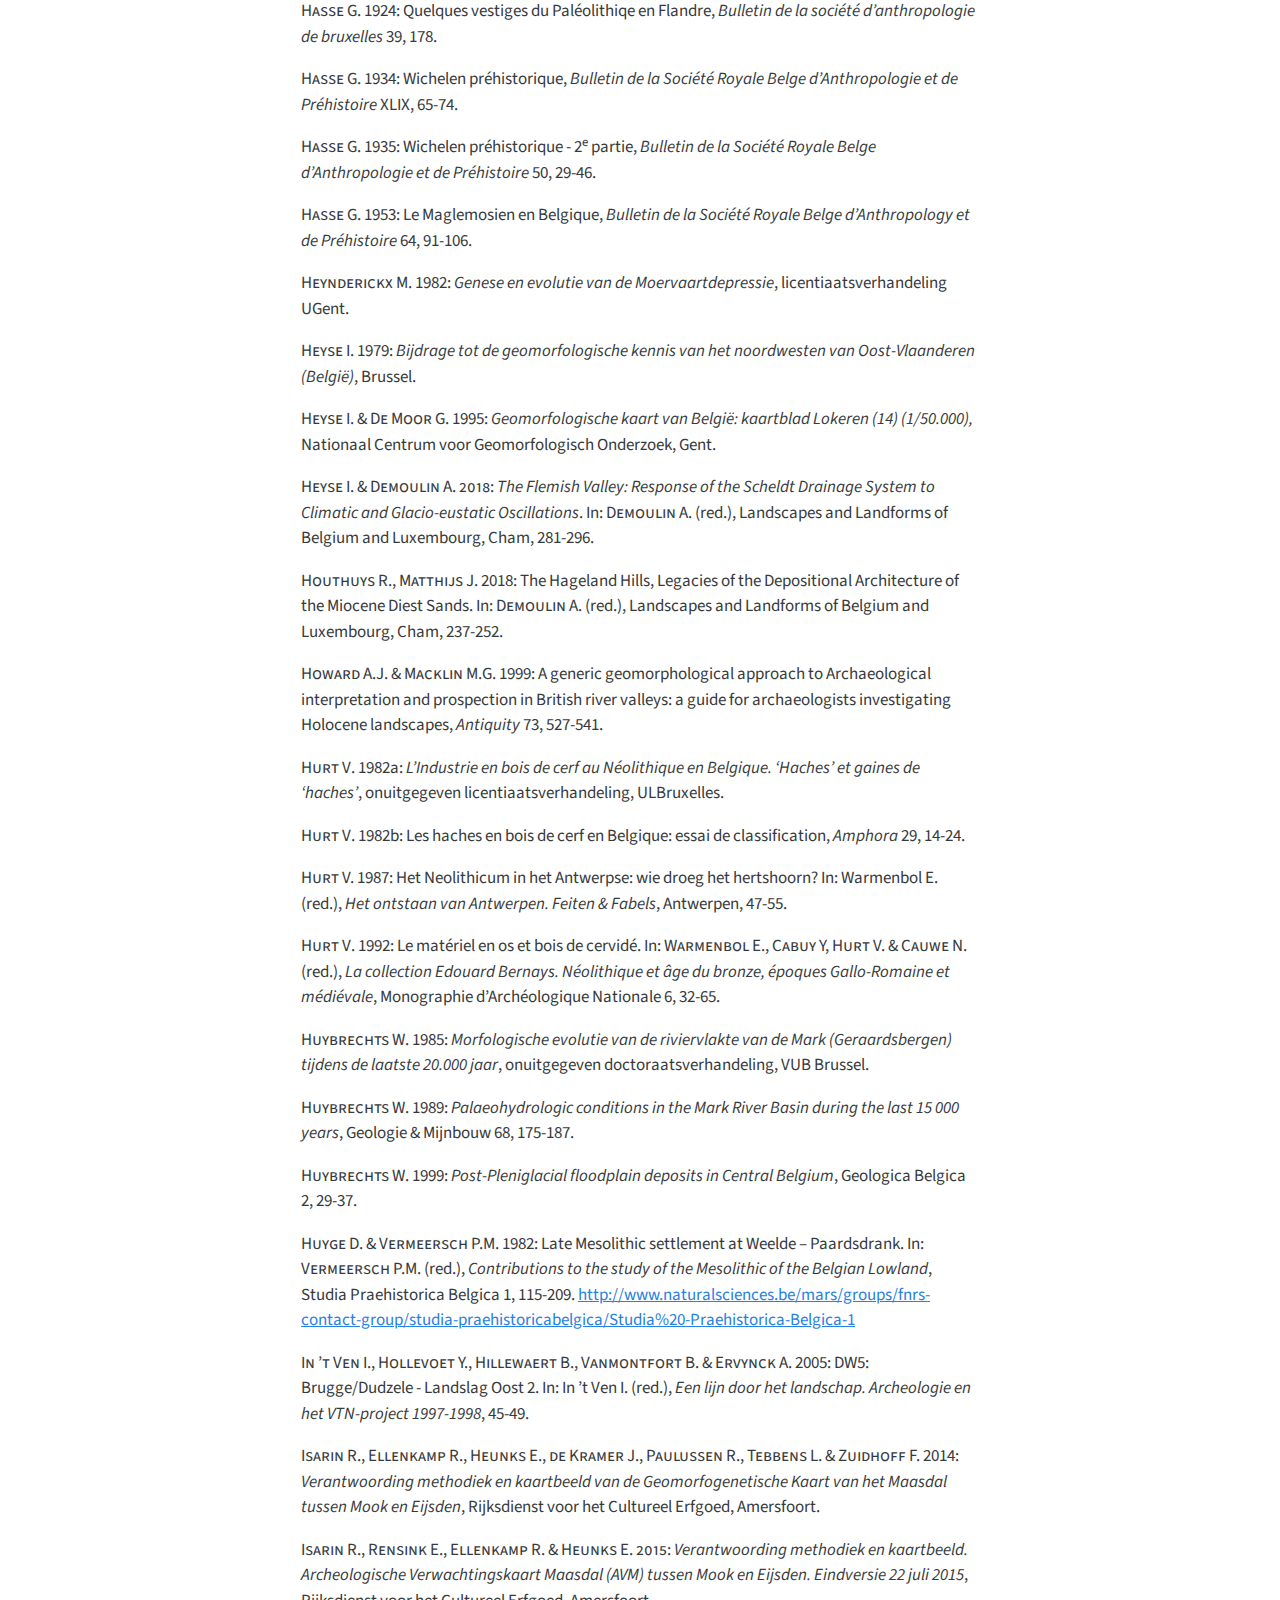
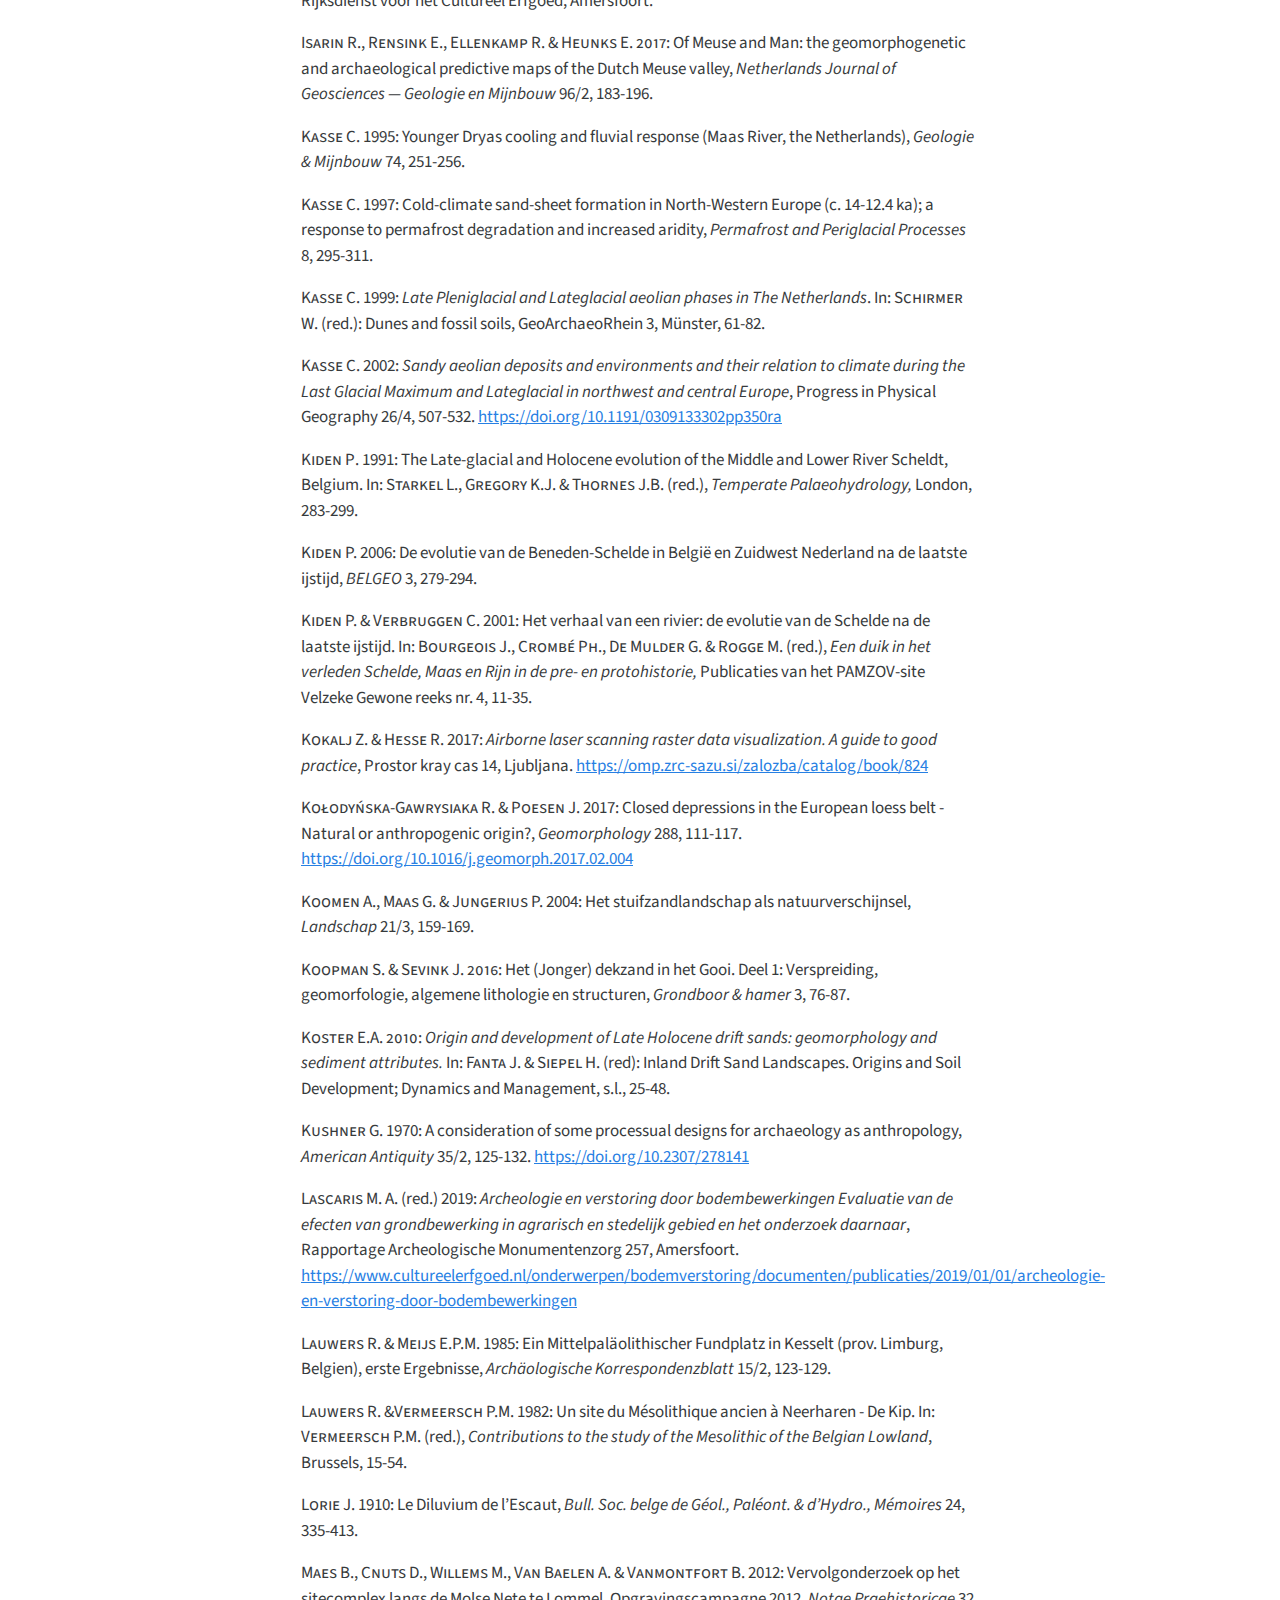
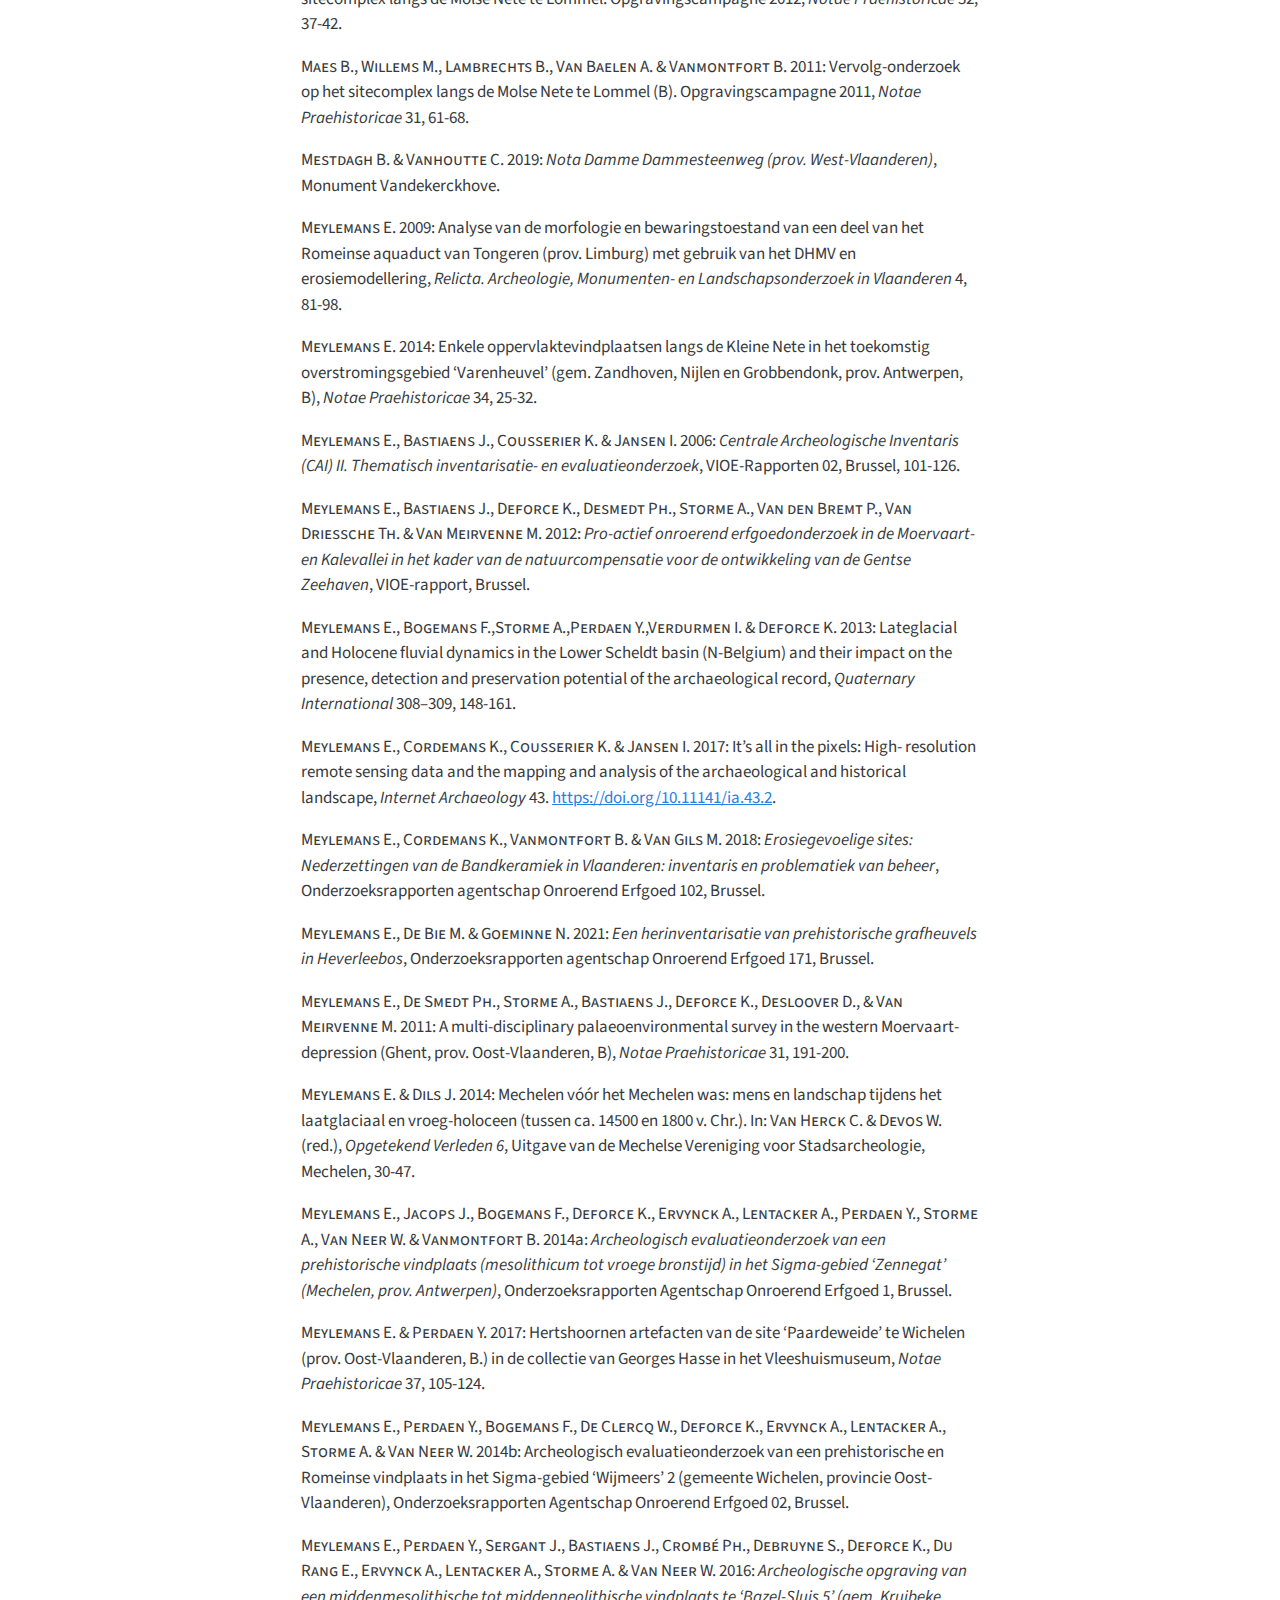
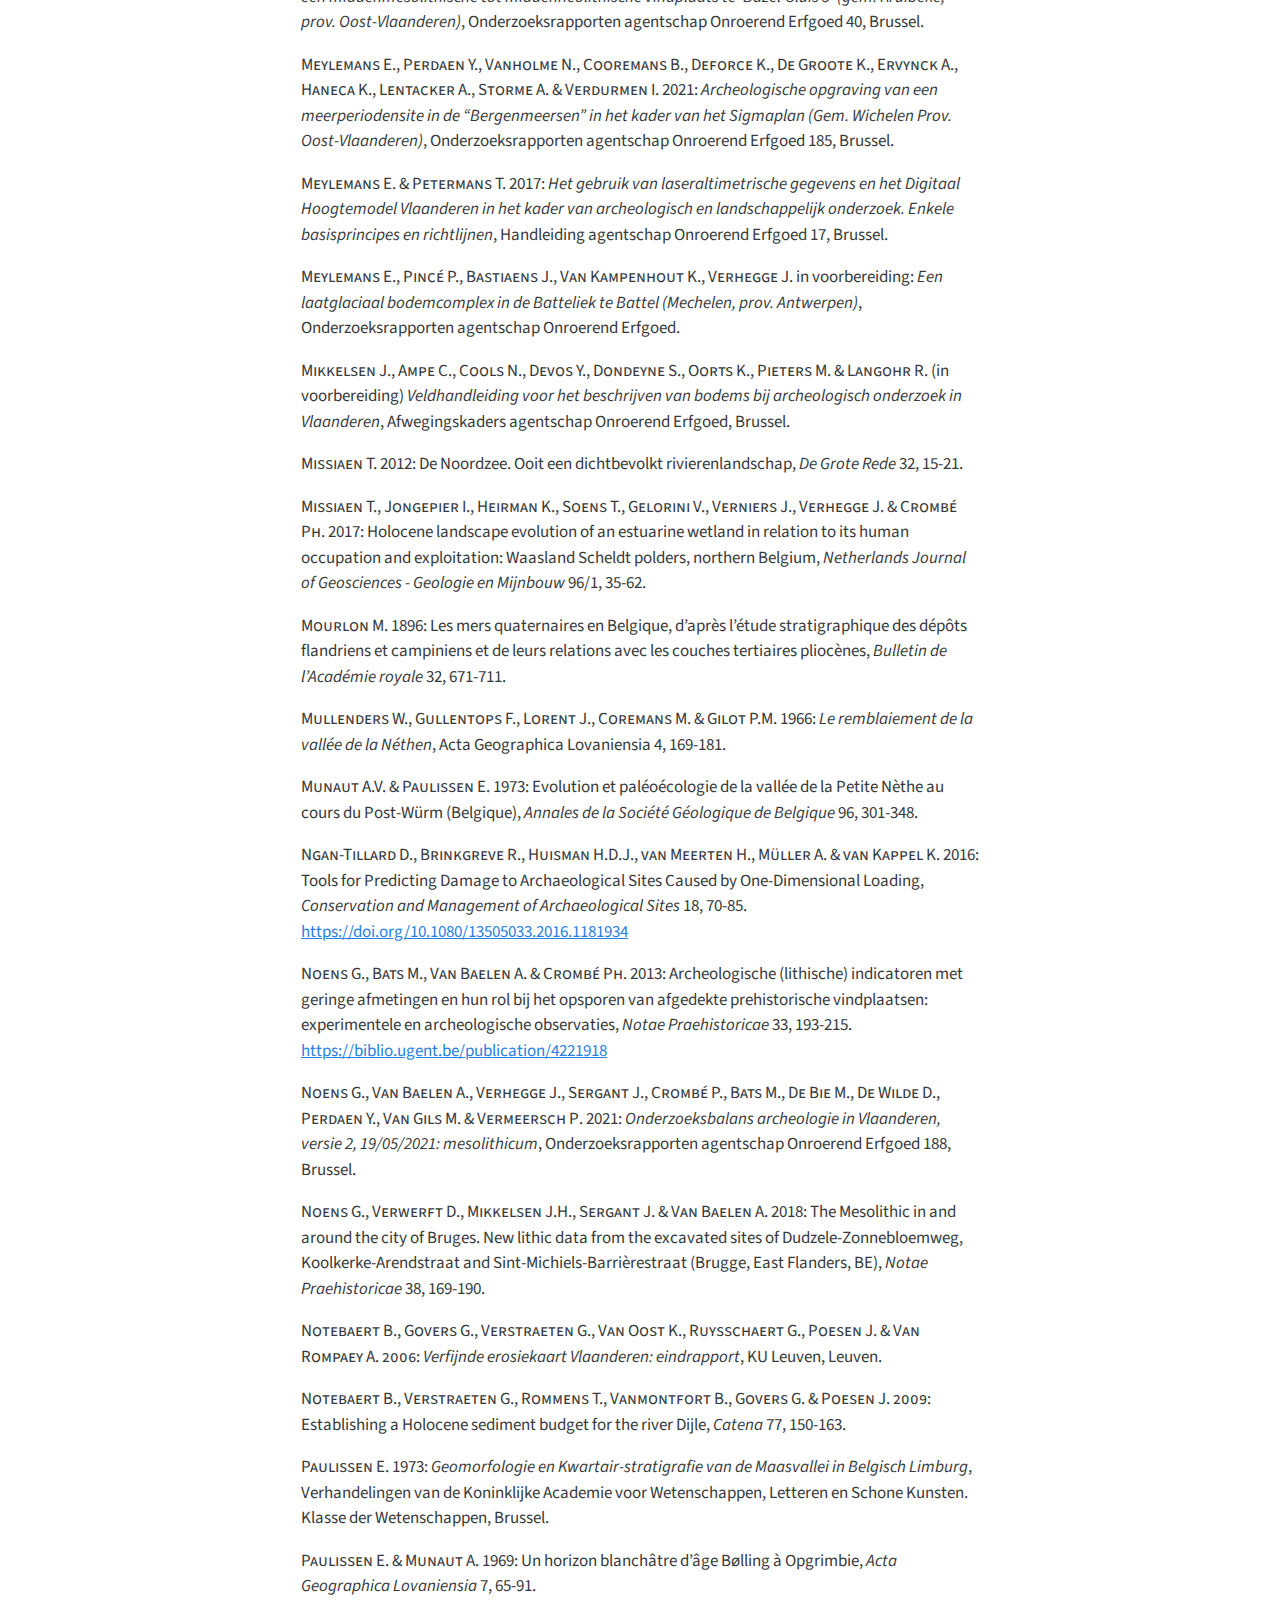
<file: docs/literatuur.html>
<!DOCTYPE html>
<html xmlns="http://www.w3.org/1999/xhtml" lang="nl" xml:lang="nl"><head>

<meta charset="utf-8">
<meta name="generator" content="quarto-1.3.450">

<meta name="viewport" content="width=device-width, initial-scale=1.0, user-scalable=yes">


<title>Afwegingskader booronderzoek - 8&nbsp; Literatuur</title>
<style>
code{white-space: pre-wrap;}
span.smallcaps{font-variant: small-caps;}
div.columns{display: flex; gap: min(4vw, 1.5em);}
div.column{flex: auto; overflow-x: auto;}
div.hanging-indent{margin-left: 1.5em; text-indent: -1.5em;}
ul.task-list{list-style: none;}
ul.task-list li input[type="checkbox"] {
  width: 0.8em;
  margin: 0 0.8em 0.2em -1em; /* quarto-specific, see https://github.com/quarto-dev/quarto-cli/issues/4556 */ 
  vertical-align: middle;
}
</style>


<script src="site_libs/quarto-nav/quarto-nav.js"></script>
<script src="site_libs/quarto-nav/headroom.min.js"></script>
<script src="site_libs/clipboard/clipboard.min.js"></script>
<script src="site_libs/quarto-search/autocomplete.umd.js"></script>
<script src="site_libs/quarto-search/fuse.min.js"></script>
<script src="site_libs/quarto-search/quarto-search.js"></script>
<meta name="quarto:offset" content="./">
<link href="./07_besluit.html" rel="prev">
<script src="site_libs/quarto-html/quarto.js"></script>
<script src="site_libs/quarto-html/popper.min.js"></script>
<script src="site_libs/quarto-html/tippy.umd.min.js"></script>
<script src="site_libs/quarto-html/anchor.min.js"></script>
<link href="site_libs/quarto-html/tippy.css" rel="stylesheet">
<link href="site_libs/quarto-html/quarto-syntax-highlighting.css" rel="stylesheet" class="quarto-color-scheme" id="quarto-text-highlighting-styles">
<link href="site_libs/quarto-html/quarto-syntax-highlighting-dark.css" rel="prefetch" class="quarto-color-scheme quarto-color-alternate" id="quarto-text-highlighting-styles">
<script src="site_libs/bootstrap/bootstrap.min.js"></script>
<link href="site_libs/bootstrap/bootstrap-icons.css" rel="stylesheet">
<link href="site_libs/bootstrap/bootstrap.min.css" rel="stylesheet" class="quarto-color-scheme" id="quarto-bootstrap" data-mode="light">
<link href="site_libs/bootstrap/bootstrap-dark.min.css" rel="prefetch" class="quarto-color-scheme quarto-color-alternate" id="quarto-bootstrap" data-mode="dark">
<script id="quarto-search-options" type="application/json">{
  "location": "sidebar",
  "copy-button": false,
  "collapse-after": 3,
  "panel-placement": "start",
  "type": "textbox",
  "limit": 20,
  "language": {
    "search-no-results-text": "Geen resultaat",
    "search-matching-documents-text": "Gevonden documenten",
    "search-copy-link-title": "Kopieer link om te zoeken",
    "search-hide-matches-text": "Extra overeenkomsten verbergen",
    "search-more-match-text": "meer overeenkomst in dit document",
    "search-more-matches-text": "meer overeenkomsten in dit document",
    "search-clear-button-title": "Wissen",
    "search-detached-cancel-button-title": "Annuleren",
    "search-submit-button-title": "Verzenden",
    "search-label": "Zoeken"
  }
}</script>
<script async="" src="https://www.googletagmanager.com/gtag/js?id=G-WFNTWBH9Q4"></script>

<script type="text/javascript">

window.dataLayer = window.dataLayer || [];
function gtag(){dataLayer.push(arguments);}
gtag('js', new Date());
gtag('config', 'G-WFNTWBH9Q4', { 'anonymize_ip': true});
</script>
<style>

      .quarto-title-block .quarto-title-banner h1,
      .quarto-title-block .quarto-title-banner h2,
      .quarto-title-block .quarto-title-banner h3,
      .quarto-title-block .quarto-title-banner h4,
      .quarto-title-block .quarto-title-banner h5,
      .quarto-title-block .quarto-title-banner h6
      {
        color: #FFFFFF;
      }

      .quarto-title-block .quarto-title-banner {
        color: #FFFFFF;
background: #914f9a;
      }
</style>


<meta name="twitter:title" content="Afwegingskader booronderzoek - 8&nbsp; Literatuur">
<meta name="twitter:description" content="">
<meta name="twitter:image" content="/docs/figuren/image217.jpeg">
<meta name="twitter:card" content="summary_large_image">
</head>

<body class="nav-sidebar floating">

<div id="quarto-search-results"></div>
  <header id="quarto-header" class="headroom fixed-top">
  <nav class="quarto-secondary-nav">
    <div class="container-fluid d-flex">
      <button type="button" class="quarto-btn-toggle btn" data-bs-toggle="collapse" data-bs-target="#quarto-sidebar,#quarto-sidebar-glass" aria-controls="quarto-sidebar" aria-expanded="false" aria-label="Schakel zijbalk in" onclick="if (window.quartoToggleHeadroom) { window.quartoToggleHeadroom(); }">
        <i class="bi bi-layout-text-sidebar-reverse"></i>
      </button>
      <nav class="quarto-page-breadcrumbs" aria-label="breadcrumb"><ol class="breadcrumb"><li class="breadcrumb-item"><a href="./literatuur.html"><span class="chapter-number">8</span>&nbsp; <span class="chapter-title">Literatuur</span></a></li></ol></nav>
      <a class="flex-grow-1" role="button" data-bs-toggle="collapse" data-bs-target="#quarto-sidebar,#quarto-sidebar-glass" aria-controls="quarto-sidebar" aria-expanded="false" aria-label="Schakel zijbalk in" onclick="if (window.quartoToggleHeadroom) { window.quartoToggleHeadroom(); }">      
      </a>
      <button type="button" class="btn quarto-search-button" aria-label="" onclick="window.quartoOpenSearch();">
        <i class="bi bi-search"></i>
      </button>
    </div>
  </nav>
</header>
<!-- content -->
<header id="title-block-header" class="quarto-title-block default page-columns page-full">
  <div class="quarto-title-banner page-columns page-full">
    <div class="quarto-title column-body">
      <h1 class="title"><span class="chapter-number">8</span>&nbsp; <span class="chapter-title">Literatuur</span></h1>
                      </div>
  </div>
    
  
  <div class="quarto-title-meta">

      
    
      
    </div>
    
  
  </header><div id="quarto-content" class="quarto-container page-columns page-rows-contents page-layout-article">
<!-- sidebar -->
  <nav id="quarto-sidebar" class="sidebar collapse collapse-horizontal sidebar-navigation floating overflow-auto">
    <div class="pt-lg-2 mt-2 text-left sidebar-header">
    <div class="sidebar-title mb-0 py-0">
      <a href="./">Afwegingskader booronderzoek</a> 
        <div class="sidebar-tools-main tools-wide">
    <a href="https://github.com/ErfgoedPublicaties/AKOE-11-Booronderzoek" rel="" title="Source Code" class="quarto-navigation-tool px-1" aria-label="Source Code"><i class="bi bi-github"></i></a>
    <div class="dropdown">
      <a href="" title="Share" id="quarto-navigation-tool-dropdown-0" class="quarto-navigation-tool dropdown-toggle px-1" data-bs-toggle="dropdown" aria-expanded="false" aria-label="Share"><i class="bi bi-share"></i></a>
      <ul class="dropdown-menu" aria-labelledby="quarto-navigation-tool-dropdown-0">
          <li>
            <a class="dropdown-item sidebar-tools-main-item" href="https://twitter.com/intent/tweet?url=|url|">
              <i class="bi bi-bi-twitter pe-1"></i>
            Twitter
            </a>
          </li>
          <li>
            <a class="dropdown-item sidebar-tools-main-item" href="https://www.facebook.com/sharer/sharer.php?u=|url|">
              <i class="bi bi-bi-facebook pe-1"></i>
            Facebook
            </a>
          </li>
          <li>
            <a class="dropdown-item sidebar-tools-main-item" href="https://www.linkedin.com/sharing/share-offsite/?url=|url|">
              <i class="bi bi-bi-linkedin pe-1"></i>
            LinkedIn
            </a>
          </li>
      </ul>
    </div>
  <a href="" class="quarto-color-scheme-toggle quarto-navigation-tool  px-1" onclick="window.quartoToggleColorScheme(); return false;" title="Schakel donkere modus in"><i class="bi"></i></a>
</div>
    </div>
      </div>
        <div class="mt-2 flex-shrink-0 align-items-center">
        <div class="sidebar-search">
        <div id="quarto-search" class="" title="Zoeken"></div>
        </div>
        </div>
    <div class="sidebar-menu-container"> 
    <ul class="list-unstyled mt-1">
        <li class="sidebar-item">
  <div class="sidebar-item-container"> 
  <a href="./index.html" class="sidebar-item-text sidebar-link">
 <span class="menu-text">Welkom!</span></a>
  </div>
</li>
        <li class="sidebar-item">
  <div class="sidebar-item-container"> 
  <a href="./updates.html" class="sidebar-item-text sidebar-link">
 <span class="menu-text">Updates</span></a>
  </div>
</li>
        <li class="sidebar-item">
  <div class="sidebar-item-container"> 
  <a href="./01_inleiding.html" class="sidebar-item-text sidebar-link">
 <span class="menu-text"><span class="chapter-number">1</span>&nbsp; <span class="chapter-title">Inleiding</span></span></a>
  </div>
</li>
        <li class="sidebar-item">
  <div class="sidebar-item-container"> 
  <a href="./02_bureauonderzoek.html" class="sidebar-item-text sidebar-link">
 <span class="menu-text"><span class="chapter-number">2</span>&nbsp; <span class="chapter-title">Bureauonderzoek</span></span></a>
  </div>
</li>
        <li class="sidebar-item">
  <div class="sidebar-item-container"> 
  <a href="./03_landschappelijk.html" class="sidebar-item-text sidebar-link">
 <span class="menu-text"><span class="chapter-number">3</span>&nbsp; <span class="chapter-title">Landschappelijk bodemonderzoek</span></span></a>
  </div>
</li>
        <li class="sidebar-item">
  <div class="sidebar-item-container"> 
  <a href="./04_prospectie.html" class="sidebar-item-text sidebar-link">
 <span class="menu-text"><span class="chapter-number">4</span>&nbsp; <span class="chapter-title">Prospectie</span></span></a>
  </div>
</li>
        <li class="sidebar-item">
  <div class="sidebar-item-container"> 
  <a href="./05_waardering.html" class="sidebar-item-text sidebar-link">
 <span class="menu-text"><span class="chapter-number">5</span>&nbsp; <span class="chapter-title">Waardering</span></span></a>
  </div>
</li>
        <li class="sidebar-item">
  <div class="sidebar-item-container"> 
  <a href="./06_fasering.html" class="sidebar-item-text sidebar-link">
 <span class="menu-text"><span class="chapter-number">6</span>&nbsp; <span class="chapter-title">Fasering</span></span></a>
  </div>
</li>
        <li class="sidebar-item">
  <div class="sidebar-item-container"> 
  <a href="./07_besluit.html" class="sidebar-item-text sidebar-link">
 <span class="menu-text"><span class="chapter-number">7</span>&nbsp; <span class="chapter-title">Besluit</span></span></a>
  </div>
</li>
        <li class="sidebar-item">
  <div class="sidebar-item-container"> 
  <a href="./literatuur.html" class="sidebar-item-text sidebar-link active">
 <span class="menu-text"><span class="chapter-number">8</span>&nbsp; <span class="chapter-title">Literatuur</span></span></a>
  </div>
</li>
    </ul>
    </div>
</nav>
<div id="quarto-sidebar-glass" data-bs-toggle="collapse" data-bs-target="#quarto-sidebar,#quarto-sidebar-glass"></div>
<!-- margin-sidebar -->
    <div id="quarto-margin-sidebar" class="sidebar margin-sidebar">
        
    </div>
<!-- main -->
<main class="content quarto-banner-title-block" id="quarto-document-content">




<p><span class="smallcaps">Ameels V., Bastiaens J., Bats M., Crombé P., Deforce K., Haneca K., Parent J.P. &amp; Van Strydonck M.</span> 2003: Recent steentijdonderzoek in de regio Oudenaarde (Oost-Vlaanderen, België), <em>Notae Praehistoricae</em> 23, 61-65.</p>
<p><span class="smallcaps">Ameels V. &amp; Van Vlaenderen L.</span> 1995: Epipaleolithische en Vroegmesolithische sites langsheen de Moervaart (Oost-Vlaanderen), <em>Notae Praehistoricae</em> 15, 35-43.</p>
<p><span class="smallcaps">Amkreutz L., Verpoorte A., Waters-Rist A., Niekus M., Van Heekeren V., Van der Merwe A. &amp; Johansen L.</span> 2018: What lies beneath … Late Glacial human occupation of the submerged North Sea landscape, <em>Antiquity</em> 92, 361, 22-37.</p>
<p><span class="smallcaps">Ampe C., Langohr R., Van Ranst E., Finke P., Deckers S., Poesen J.</span> 2015: Bodem. In: <span class="smallcaps">Borremans M</span>. (red.): <em>Geologie van Vlaanderen. Hoofdstuk 5</em>, Academia Press, Gent, 260-338.</p>
<p><span class="smallcaps">Ampe C., Van Ranst E., Deckers J., Van Kampenhout K. &amp; Wouters K.</span> 2006<em>: Project waardevolle bodems in Vlaanderen</em>, Brussel.</p>
<p><span class="smallcaps">Augustin S., Driesen P. &amp; Heunks E. 2019:</span> <em>Nota Elen, Elerweerd. Zone 3: Grindwinning Elerweerd Deelgebied 1c, deel 1. Verslag van resultaten</em>, ARON rapport 741, Tongeren.</p>
<p><span class="smallcaps">Augustin S., Driesen P. Heunks E. &amp; Van de Staey I. 2021:</span> <em>Nota Elen, Elerweerd: Zone 3 Grindwinning Deelgebieden 5 t.e.m. 15</em>, ARON rapport 1047, Tongeren.</p>
<p><span class="smallcaps">Baeteman C.</span> 1999: The Holocene depositional history of the palaeovalley of the IJzer (western Belgian coastal plain) with reference to the factors controlling the formation of intercalated peat beds, <em>Geologica Belgica</em> 2, 39-72.</p>
<p><span class="smallcaps">Baeteman C. 2018:</span> The Coastal Plain of Belgium, joint Product of natural Processes and Human Activities<span class="smallcaps">. I</span>n<span class="smallcaps">: Demoulin A.</span> (red.), <em>Landscapes and Landforms of Belgium and Luxembourg</em>, Cham, 313-324.</p>
<p><span class="smallcaps">Ball E.A.G., Tebbens L.A. &amp; Van der Linde C.M.</span> (red.) <span class="smallcaps">2018:</span> <em>Het Maasdal tussen Eijsden en Mook De bewonings- en gebruiksgeschiedenis van het Maasdal op basis van archeologisch onderzoek in het Malta-tijdperk</em>, Nederlandse Archeologische Rapporten 60, Amersfoort.</p>
<p><span class="smallcaps">Bats M.</span> 2007: The Flemish Wetlands: an archaeological survey of the valley of the River Scheldt. In: <span class="smallcaps">Barber J., Clark C., Cressy M., Crone A., Hale A., Henderson J.C., Housley R., Sands R. &amp; Sheridan A.</span> (red.), <em>Archaeology from the wetlands. Recent perspectives. Proceedings of the 11th WARP conference (Edinburgh 2005)</em>, 93-100.</p>
<p><span class="smallcaps">Bats M., Bastiaens J. &amp; Crombé P</span>. 2006: Prospectie en waardering van alluviale gebieden langs de Boven-Schelde. CAI-project 2003-2004. In: <span class="smallcaps">Cousserier K., Meylemans E. &amp; In ’t Ven I</span>. (red.), <em>CAI-II. Thematisch inventarisatie- en evaluatieonderzoek,</em> VIOE Rapporten 2, Brussel, 75-100.</p>
<p><span class="smallcaps">Bats M. &amp; De Reu J.</span> 2006: Evaluerend onderzoek van boringen in de Kalkense Meersen (Oost-Vlaanderen, België), <em>Notae Praehistoricae</em> 26, 171-176.</p>
<p><span class="smallcaps">Bats M., De Reu J., De Smedt Ph., Antrop M., Bourgeois J., Court-Picon M., De Maeyer Ph., Finke P., Van Meirvenne M., Verniers J., Werbrouck I., Zwertvagher A. &amp; Crombé Ph.</span> 2009: Geoarchaeological research of the large palaeolake of the Moervaart (municipalities of Wachtebeke and Moerbeke- Waas, East Flanders, Belgium). From Late Glacial to Early Holocene, <em>Notae Praehistoricae</em> 29, 105-11.</p>
<p><span class="smallcaps">Bats M., De Smedt Ph., De Reu J., Gelorini V., Zwertvaegher A., Antrop M., Bourgeois J., De Maeyer P., Finke P., Van Meirvenne M., Verniers J. &amp; Crombé Ph.</span> 2011: Continued geoarchaeological research at the Moervaart paleolake (East Flanders, B): field campaign 2011, <em>Notae Praehistoricae</em> 31, 201-211.</p>
<p><span class="smallcaps">Bats M., De Smedt Ph., Werbrouck I., Zwertvaegher A., Court-Picon M., De Reu J., Serbruyns L., Demiddele H., Antrop M., Bourgeois J., De Maeyer Ph., Finke P., Van Meirvenne M., Verniers J. &amp; Crombé Ph.</span> 2010: Continued geoarchaeological research at the Moervaart palaeolake area (East Flanders, Belgium): prelimenary results, <em>Notae Praehistoricae</em> 30, 15-21.</p>
<p><span class="smallcaps">Bats M., Klinck B., Meerschaert L. &amp; Sergant J.</span> 2004: Verkennend en waarderend booronderzoek in het alluvium van de Schelde, <em>Notae Praehistoricae</em> 24, 175-179.</p>
<p><span class="smallcaps">Beerten K. 2005:</span> <em>Toelichting bij de quartairgeologische kaart. kaartblad 26. Rekem</em>, KULeuven.</p>
<p><span class="smallcaps">Beerten K., Deforce K, Mallants D.</span> 2012: Landscape evolution and changes in soil hydraulic properties at the decadal, centennial and millennial scale: a case study from the Campine area, northern Belgium, <em>Catena</em> 95, 73-84.</p>
<p><span class="smallcaps">Beerten K., Dreesen R., Jansen J. &amp; Van Uytven D.</span> 2018: The Campine Plateau. In: <span class="smallcaps">Demoulin A.</span> (red.), <em>Landscapes and Landforms of Belgium and Luxembourg</em>, Cham, 193-214.</p>
<p><span class="smallcaps">Beerten K., Vandersmissen N., Deforce K., Vandenberghe N. 2014</span>: Late quaternary (15ka to present) development of a sandy landscape in the Mol area, Campine region, North-East Belgium, <em>Journal of Quaternary Science</em> 29/5, 433-444.</p>
<p><span class="smallcaps">Berendsen H.J.A.</span> 2004<em>: De vorming van het land. Inleiding in de geologie en de geomorfologie</em>, Utrecht.</p>
<p><span class="smallcaps">Beyens L.</span> 1982: <em>Bijdrage tot de Holocene paleoecologie van het stroomgebied van de Mark in België, gebaseerd op de studie van diatomeeën, pollen en thecamoeba’s</em>, doctoraatsthesis, Universitaire Instelling Antwerpen, Antwerpen.</p>
<p><span class="smallcaps">Beyens L.</span> 1983: Palynologische aanwijzigingen voor de verarming van de flora in het stroomgebied van de Mark (Antwerpse Noorderkempen), <em>Dumortiera</em> 26, 1-6.</p>
<p><span class="smallcaps">Beyens L.</span> 1984a: <em>Paleoecologische en paleoklimatologische aspecten van de Holocene ontwikkeling van de Antwerpse Noorderkempen</em>, Academie voor Wetenschappen, Letteren en Schone Kunsten van Belgie 46/2, 16-56.</p>
<p><span class="smallcaps">Beyens L.</span> 1984b: Palynological and radiometric evidence for an early start of the Neolithicum in the Belgian Campine, <em>Notae Praehistoricae</em> 4, 89-95.</p>
<p><span class="smallcaps">Binford L.R.</span> 1980: Willow Smoke and Dogs’ Tails: Hunter-Gatherer Settlement Systems and Archaeological Site Formation, <em>American Antiquity</em> 45, 1, 4-20.</p>
<p><span class="smallcaps">Bloemers J.H.F. &amp; van Dorp T.</span> 1991: <em>Pre- &amp; protohistorie van de Lage Landen,</em> De Haan.</p>
<p><span class="smallcaps">Bogemans F., Meylemans E., Jacops J., Perdaen Y., Storme A., Verdurmen I. &amp; Deforce K.</span> 2012: The evolution of the sedimentary environment in the lower river Scheldt valley (Belgium) during the last 13,000 a BP, <em>Geologica Belgica</em> 15/1-2, 105-112.</p>
<p><span class="smallcaps">Bogemans F., Meylemans E., Perdaen Y., Storme A. &amp; Verdurmen I.</span> 2008: <em>Paleolandschappelijk, archeologisch en cultuurhistorisch onderzoek in het kader van het geactualiseerde Sigmaplan, Sigma-cluster Kalkense Meersen, zone Wijmeersen 2, deel 2: bundeling rapportages deelonderzoeken</em>, onuitgegeven rapport Vlaams Instituut voor het Onroerend Erfgoed, Brussel.</p>
<p><span class="smallcaps">Bogemans F. &amp; Vandenberghe D. 2011:</span> OSL dating of an inland dune along the lower River Scheldt near Aard (East Flanders, Belgium), <em>Netherlands Journal of Geosciences</em> 90/1, 23-29.</p>
<p><span class="smallcaps">Bohnke S., Vandenberghe J., Coope R. &amp; Reiling R.</span> 1987: Geomorphology and palaeoecology of the Mark valley (southern Netherlands): palaeoecology, palaeohydrology and climate during the Weichselian Late Glacial, <em>Boreas</em> 16, 69-85.</p>
<p><span class="smallcaps">Bos J.A.A., De Clercq W., Cruz F., Boudin M. &amp; Crombé Ph.</span> 2018: From lake to swamp. A Lateglacial to Late Holocene soil archive from the Moervaart depression at Klein-Sinaai “Boudelo” (province of East Flanders, BE), <em>Notae Praehistoricae</em> 38, 71-88.</p>
<p><span class="smallcaps">Bos J.A.A., Gelorini V., van der Meeren T., Peleman J., Court‑Picon M., Demiddele H., De Smedt Ph., Boudin M., Verniers J.,Boeckx P., Crombé Ph</span>. 2017: The Younger Dryas and Preboreal landscape in the Moervaart area (northwestern Belgium) and the apparent decrease in human occupation, <em>Vegetation History and Archaeobotany</em> 27, 697-715.</p>
<p><span class="smallcaps">Bos J.A.A., Verbruggen F., Engels S. &amp; Crombé Ph.</span> 2013: The influence of environmental changes on local and regional vegetation patterns at Rieme (NW Belgium): implications for Final Palaeolithic habitation, <em>Vegetation History and Archaeobotany</em> 22, 17-38.</p>
<p><span class="smallcaps">Bringmans P. M. M. A</span>. 2006: Even well-preserved in-situ middle palaeolithic open-air sites in a Loess-soil “climate-calendar” sequence at Veldwezelt-Hezerwater, Belgium, <em>Notae Praehistoricae</em> 26, 9-18.</p>
<p><span class="smallcaps">Bubel S. 2003:</span> <em>Bioturbation and its effects on the archaeological record</em>, onuitgegeven doctoraatsverhandeling, Katholieke Universiteit Leuven.</p>
<p><span class="smallcaps">Chapman H., Adcock J. &amp; Gater J</span>. 2009: An approach to mapping buried prehistoric palaeosols of the Atlantic seaboard in Northwest Europe using GPR, geoarchaeology and GIS and the implications for heritage management, <em>Journal of Archaeological Science</em> 36, 2308-2313.</p>
<p><span class="smallcaps">Claessens L. 2018:</span> <em>Archeologisch vooronderzoek Noorderwijk (Herentals) - Paradijsstraat</em>, Rapporten All-Archeo bvba 644, Temse.</p>
<p><span class="smallcaps">Claessens J. &amp; Van Peer, P</span>. 1991: Prehistorische vondsten te Lillo, <em>Bulletin van de Antwerpse Vereniging voor Bodem- en Grotonderzoek</em> 3, 1-8.</p>
<p><span class="smallcaps">Clarke D.</span> 1978: <em>Analytical archaeology. Second edition</em>, London.</p>
<p><span class="smallcaps">Cnudde V., Dewanckele J., De Kock T., Boone M., Baele J., Crombé Ph. &amp; Robinson E. 2013:</span> Preliminary structural and chemical study of two quartzite varieties from the same geological formation: a first step in the sourcing of quartzites utlilized during the Mesolithic in northwest Europe, <em>Geologica Belgica</em> <span class="smallcaps">16/1-2, 27-34.</span></p>
<p>Code van goede praktijk voor de uitvoering van en rapportering over archeologisch vooronderzoek en archeologische opgravingen en het gebruik van metaaldetectoren (versie 4.0, 1 april 2019). <a href="https://www.onroerenderfgoed.be/sites/default/files/2019-03/CGP_V4_geen_TC_20190322.pdf" class="uri">https://www.onroerenderfgoed.be/sites/default/files/2019-03/CGP_V4_geen_TC_20190322.pdf</a></p>
<p><span class="smallcaps">Cordemans K., Bats M., Crombé Ph. &amp; Meganck M</span>. 2001: Extensive survey in the Antwerp harbour area: assessing the buried Mesolithic landscape at Verrebroek (East-Flanders, Belgium), <em>Notae Praehistoricae</em> 21, 79-83.</p>
<p><span class="smallcaps">Crijns J., Noens G., Allemeersch L., Bats M., Cruz F., Jongepier I., Laloo P., Rozek J., Sergant J., Soens T., Verhegge J. &amp; Windey S. 2014</span>: <em>Beveren-Verrebroek Logistiek park Waasland Fase West. Eindrapport van een archeologisch vooronderzoek d.m.v. bureaustudie, boringen, geofysische prospectie en proefsleuven (03/2013 - 01/ 2014)</em>, Gate- rapport 73, Evergem.</p>
<p><span class="smallcaps">Crombé Ph.</span> 1989: Oude vuursteenvondsten op de muziekberg te Ronse. Paleo- meso- en neolithicum, <em>VOBOV-info</em> 34/35, 1-27.</p>
<p><span class="smallcaps">Crombé Ph. 2005 (</span>red.<span class="smallcaps">):</span> <em>The last hunter-gatherer-fishermen in Sandy Flanders (NW Belgium). The Verrebroek and Doel Excavation Projects, Part 1: Palaeo-environment, chronology and features</em>, Archaeological Reports Ghent University 3, Gent.</p>
<p><span class="smallcaps">Crombé Ph</span>. 2006: The wetlands of Sandy Flanders (Northwest Belgium): Potentials and prospects for prehistoric research and management. In: <span class="smallcaps">Rensink E., Peeters H.</span> (red.), <em>Proceedings of the international symposium “Preserving the Early Past. Investigation, Selection and Preservation of Palaeolithic and Mesolithic Sites and Landscapes</em>”, Amersfoort.</p>
<p><span class="smallcaps">Crombé Ph., De Smedt Ph., Davies N.S., Gelorini V., Zwertvaegher A., Langohr R. Van Damme D., Demiddele H., Van Strydonck M., Antrop M., Bourgeois J., De Maeyer Ph., De Reu J., Finke P., Van Meirvenne M. &amp; Verniers J.</span> 2013a: Hunter-gatherer responses to the changing environment of the Moervaart palaeolake (Nw Belgium) during the Late Glacial and Early Holocene, <em>Quaternary International</em> 308-309, 162-177.</p>
<p><span class="smallcaps">Crombé Ph., De Smedt Ph., De Reu J., Herremans D., Lombaert L., Linseele V. &amp; De Clercq W.</span> 2012: De vondst van een benen artefact in de Moervaart depressie te Klein-Sinaai (provincie Oost-Vlaanderen, B), <em>Notae Praehistoricae</em> 32, 115-120.</p>
<p><span class="smallcaps">Crombé Ph., Perdaen Y. &amp; Sergant J.</span> 2003: The site of Verrebroek ‘Dok’ (Flanders, Belgium): spatial organisation of an extensive Early Mesolithic Settlement. In: <span class="smallcaps">Larsson L., Kindgren H., Knutsson K., Loeffler D. &amp; Åkerlund A.</span> (red.), <em>Mesolithic on the Move: Papers presented at the Sixth International Conference on the Mesolithic in Europe, Stockholm 2000</em>, Oxford, 205-215.</p>
<p><span class="smallcaps">Crombé Ph., Sergant J., Perdaen Y., Meylemans E. &amp; Deforce K.</span> 2015: Neolithic pottery finds at the wetland site of Bazel-Kruibeke (Flanders, Belgium): evidence of long-distance forager-farmer contact during the 5th millennium cal BC in the Rhine-Meuse-Scheldt area, <em>Archäologisches Korrespondenzblatt</em> 45, 21-39.</p>
<p><span class="smallcaps">Crombé P. &amp; Van Der Haegen G.</span> 1994: <em>Het middenpaleolithicum in Noordwestelijk België</em>, Archeologische Inventaris Vlaanderen. Buitengewone reeks 3.</p>
<p><span class="smallcaps">Crombé Ph., Van Strydonck M., Boudin M. &amp; De Clercq W.</span> 2013b: A Mesolithic bone tool from the Moervaart paleolake (NW Belgium), <em>Notae Praehistoricae</em> 33, 11-14.</p>
<p><span class="smallcaps">Crombé Ph. &amp; Verhegge</span> J. 2015: In search of sealed palaeolithic and mesolithic sites using core sampling: the impact of grid size, meshes and auger diameter on discovery probability, <em>Journal of Archaeological Science</em> 53, 445–458. <a href="https://biblio.ugent.be/publication/5762262" class="uri">https://biblio.ugent.be/publication/5762262</a></p>
<p><span class="smallcaps">Crombé Ph., Verhegge J., Deforce K., Meylemans E. &amp; Robinson E</span>. 2015: Wetland landscape dynamics, Swifterbant land use systems, and the Mesolithic- Neolithic transition in the southern North Sea basin, <em>Quaternary International</em> 378, 119-133.</p>
<p><span class="smallcaps">De Beenhouwer J., Arckens M., Ryssaert C. &amp; Bervoets G.</span> 2014: <em>Grobbendonk Industrieweg. Een paleobodem onder stuifzanden. Archeologische prospectie met ingreep in de bodem. 2013/412</em>, Fodio rapport 7, Wijnegem.</p>
<p><span class="smallcaps">De Bie M</span>. 2000a: <em>Het Steentijdmonument te Meer-Meirberg (Hoogstraten). Archeologisch waarderingsonderzoek, campagne 1999</em>, ongepubiceerd rapport I.A.P., Asse-Zellik.</p>
<p><span class="smallcaps">De Bie M.</span> 2000b<em>: Archeologische waardering in het Natuurinrichtingsgebied ‘Het Smeetshof’ te Bocholt. Prospectie en diagnose van een vroeg-mesolithisch site, campagne 2000</em>, ongepubiceerd rapport I.A.P., Asse-Zellik.</p>
<p><span class="smallcaps">De Bie M. &amp; Caspar J</span>.-P. 2000: <em>Rekem, A Federmesser Camp on the Meuse River Bank</em>, Archeologie in Vlaanderen 3 &amp; Acta Archaeologica Lovaniensa 10, Asse-Zellik &amp; Leuven.</p>
<p><span class="smallcaps">De Bie M. &amp; Van Gils M.</span> 2006: Les habitats des groupes à Federmesser (aziliens) dans le Nord de la Belgique, <em>Bulletin de la Société préhistorique française</em> 103, 4, 781-790.</p>
<p><span class="smallcaps">De Bie M., Van Gils M., &amp; Deforce K.</span> 2009: Human occupation in a Late Glacial landscape: the Federmessergruppen site complex at Lommel Maatheide (Belgium). In: <span class="smallcaps">Street M., Barton N. &amp; Terberger T.</span> (red.), <em>Humans, environment and chronology of the late glacial of the North European Plain</em>. Verlag des Römisch-Germanischen Zentralmuseums 6, 77-87.</p>
<p><span class="smallcaps">De Bie M., Van Gils M. &amp; De Wilde D. 2014:</span> A pain in the plough zone. On the value and decline of Final Palaeolithic and Mesolithic sites in the Campine region (Belgium). <span class="smallcaps">I</span>n<span class="smallcaps">: Meylemans E., Poesen J. &amp; In ’t Ven I.</span> (red.), <em>The Archaeology of Erosion, the Erosion of Archaeology. Proceedings of the Brussels Conference, april 28-30 2008</em>, Relicta Monografieën 9, Brussel.</p>
<p><span class="smallcaps">De Bock H. &amp; De Meireleir M.</span> 2005: Steentijdvondsten in het Waasland. De prospectieverzamelingen van H. De Bock en M. De Meireleir, <em>VOBOV-info</em> 61, 4-14.</p>
<p><span class="smallcaps">De Clercq W. &amp; Mortier S.</span> 2001: Aalter. Industrieterrein Langevoorde. Grootschalige noodarcheologie. Onderzoek van een meerperiodenvindplaats. In: <em>Monumentenzorg en Cultuurpatrimonium. Jaarverslag van de Provincie Oost-Vlaanderen 2000</em>, 197-202.</p>
<p><span class="smallcaps">De Meireleir M. &amp; De Bock H.</span> 2004: <em>Steentijd in het Waasland. 20 jaar onderzoek. Resultaten en conclusies</em>, s.l.</p>
<p><span class="smallcaps">De Moor G.</span> 1996: De zanden van de Vlaamse vallei. In: Gullentops F. &amp; Wouters L. (red.) <em>Delfstoffen in Vlaanderen</em>, Brussel, 63-68.</p>
<p><span class="smallcaps">Deeben J., Hallewas D.P. &amp; Maarleveld Th.J.</span> 2002: Predictive modelling in archaeological heritage management of the Netherlands: the indicative map of archaeological values (2nd generation), <em>Berichten van de Rijksdienst voor het Oudheidkundig Bodemonderzoek</em> 45, 9–56.</p>
<p><span class="smallcaps">Deforce K., Storme A., Bastiaens J., Debruyne S., Denys L., Ervynck A., Meylemans E., Stieperaere H., Van Neer W. &amp; Crombé Ph.</span> 2014: Middle-Holocene alluvial forests and associated fluvial environments: A multi-proxy reconstruction from the lower Scheldt, N Belgium, <em>The Holocene</em> 24, 11, 1550-1564. <a href="https://doi.org/10.1177/0959683614544059" class="uri">https://doi.org/10.1177/0959683614544059</a></p>
<p><span class="smallcaps">De Man J., Cordemans K., Verkeyn J. &amp; Mestdagh H.</span> 2005: A Laser Based Digital Elevation Model. New Possibilities for Flemish Archaeologists. In: <span class="smallcaps">Bourgeois J. &amp; Meganck M.</span> (red.), <em>Aerial Photography and Archaeology 2003. A Century of Information. Papers presented during the conference held at the Ghent University december 10<sup>th</sup>-12<sup>th</sup>, 2003.</em> Archaeological Reports Ghent University 4, 151-161.</p>
<p><span class="smallcaps">De Moor G</span>. 1990: <em>Geomorfologische kaart van België</em>. <em>Kaartblad Oostende</em>, Gent.</p>
<p><span class="smallcaps">De Moor G. &amp; Heyse L.</span> 1978: De morfologische evolutie van de Vlaamse vallei, <em>De Aardrijkskunde</em> 4/1, 343-375.</p>
<p><span class="smallcaps">De Moor G., Mostaert F., Libeer L., Moerdijk H., &amp; Van Den Abeele V.</span> 1993:<em>Geomorfologische kaart van België (1/50.000): kaartblad Oostende (2)</em>, Gent.</p>
<p><span class="smallcaps">De Moor G. &amp; Pissart A.</span> 1992: Het Reliëf. In: <span class="smallcaps">Denis J</span>. (red.), <em>Geografie van België,</em> Brussel<em>.</em></p>
<p><span class="smallcaps">De Mulder F.J., Geluk M.C., Ritsema I., Westerhoff W.E. &amp; Wong Th.E</span>. (red.) 2003: <em>De ondergrond van Nederland</em>, Nederlandse Organisatie voor toegepast-natuurwetenschappelijk onderzoek TNO.</p>
<p><span class="smallcaps">Depaepe I., Perdaen Y., Woltinge I. &amp; Nuyts T.</span> 2020: Vroeg-mesolithicum aan de Vlasstraat in Lommel (Limburg, BE), <em>Notae Praehistoricae</em> 40, 61-68.</p>
<p><span class="smallcaps">De Ploey J.</span> 1961: <em>Morfologie en Kwartair-stratigrafie van de Antwerpse Noorderkempen</em>, Acta Geographica Lovaniensia 1, Leuven.</p>
<p><span class="smallcaps">Depraetere D., De Bie M. &amp; Van Gils M.</span> 2006: <em>Archeologisch detailonderzoek naar steentijdsites in ruilverkaveling Merksplas, uitgevoerd in opdracht van de Vlaamse Landmaatschappij</em>, ongepubliceerd rapport Vlaams Instituut voor het Onroerend Erfgoed, Brussel.</p>
<p><span class="smallcaps">Derese C., Vandenberghe D., Paulissen E., &amp; Van den haute P. 2009:</span> Revisiting a type locality for Late Glacial aeolian sand deposition in NW Europe: optical dating of the dune complex at Opgrimbie (NE Belgium), <em>Geomorphology</em> 109/1-2, 27-35.</p>
<p><span class="smallcaps">Derese C., Vandenberghe D., Eggermont N.,</span> <span class="smallcaps">Bastiaens J., Annaert R. &amp; Van den Haute P.</span> 2010a: A medieval settlement caught in the sand: Optical dating of sand-drifting at Pulle (N Belgium), <em>Quaternary Geochronology</em> 5/2–3, 336–341.</p>
<p><span class="smallcaps">Derese C., Vandenberghe D, Van Gils M., Mees F., Paulissen E. &amp; Van den haute</span> P. 2012: Final Palaeolithic settlements of the Campine region (NE Belgium) in their environmental context: Optical age constraints, <em>Quaternary International</em> 251, 7-21.</p>
<p><span class="smallcaps">Derese C., Vandenberghe D., Zwertvaegher A., Court-Picon M., Verniers J. &amp; Van den haute P.</span> 2010b: The timing of aeolian events near archaeological settlements around Heidebos (Moervaart area, N Belgium), <em>Geologie en Mijnbouw</em> 3-4, 173-186.</p>
<p><span class="smallcaps">De Smedt Ph., Saey T., Lehouck A., Stichelbaut B., Meerschman E., Islam M.M., Van De Vijver E. &amp; Van Meirvenne M.</span> 2013a: Exploring the potential of multi-receiver EMI survey for geoarchaeological prospection: a 90 ha dataset, <em>Geoderma</em> 40, 1260-1267. <a href="http://dx.doi.org/10.1016/j.jas.2012.09.004" class="uri">http://dx.doi.org/10.1016/j.jas.2012.09.004</a></p>
<p><span class="smallcaps">De Smedt Ph., Van Meirvenne M., Davies N.S., Bats M., Saey T., De Reu J., Meerschman E., Gelorini V., Zwertvaegher A., Antrop M., Bourgeois J., De Maeyer P., Finke P.A., Verniers J. &amp; Crombé P.</span> 2013b: A multidisciplinary approach to reconstructing Late Glacial and Early Holocene landscapes, <em>Journal of Archaeological Science</em> 40, 1260-1267. <a href="https://doi.org/10.1016/j.jas.2012.09.004" class="uri">https://doi.org/10.1016/j.jas.2012.09.004</a></p>
<p><span class="smallcaps">De Smedt Ph., Van Meirvenne M., Meerschman E., Saey T., Bats M., Court-Picon M., De Reu J., Zwertvaegher A., Antrop M., Bourgeois J., De Maeyer P., Finke P., Verniers J. &amp; Crombé Ph.</span> 2011a: Reconstructing palaeochannel morphology with a mobile multicoil electromagnetic induction sensor, <em>Geomorphology</em> 130/3-4, 136-141.</p>
<p><span class="smallcaps">De Smedt Ph</span>., Van <span class="smallcaps">Meirvenne M. &amp; Simpson</span> D. 2011b: <em>Multi-signal EMI and geoarchaeology - Evaluating magnetic susceptibility measurements for archaeological prospection</em>, 9th International Conference on Archaeological Prospection, September 19-24, 2011. <a href="https://biblio.ugent.be/publication/3029274/file/3029301.pdf" class="uri">https://biblio.ugent.be/publication/3029274/file/3029301.pdf</a></p>
<p><span class="smallcaps">De Smedt Ph., Van Parys Ph. &amp; Van Meirvenne M.</span> 2011c: <em>Geofysisch bodemonderzoek. Electromagnetische inductie. Moervaart Noord (Sint-Kruis-Winkel/ Mendonk)</em>, onderzoeksrapport UGent.</p>
<p><span class="smallcaps">Devereux B.J., Amable G.S., Crow P., &amp; Cliff D.</span> 2005: The potential of airborne lidar for detection of archaeological features under woodland canopies, <em>Antiquity</em> 79, 648-660.</p>
<p><span class="smallcaps">De Winter N.</span> &amp; <span class="smallcaps">Driesen P</span>. 2006: <em>Proefsleuvenonderzoek Europark Lanaken LA-06-EU 16 januari tem 24 februari 2006</em>, Aron bvba Rapport 10, Tongeren.</p>
<p><span class="smallcaps">Dewulf M</span>. 1971: Twee benen harpoenen van de Maglemose-kultuur (mesolithicum gebaggerd uit de Schelde te Tielrode en te Temse, <em>Annalen van de Oudheidkundige Kring van het Land van Waas</em> 74, 25-30.</p>
<p><span class="smallcaps">Diamond J.</span> 2013: <em>The World until Yesterday. What can we learn from traditional Societies?</em>, Penguin Books, Londen.</p>
<p><span class="smallcaps">Dijkstra P., Bink M. &amp; De Bie M.</span> 2006: Sporen, structuren en vondsten uit de steentijden. In: <span class="smallcaps">Bink M.</span> (red.), <em>Tongeren-Pliniusterrein. Archeologisch onderzoek van resten uit het laat paleolithicum, de ijzertijd en de nieuwe tijd</em>, BAAC-rapport 06.177, 16-47.</p>
<p><span class="smallcaps">Doize R.L. 1983:</span> Les pointes barbelées de la collection du Dr.&nbsp;Hasse au Musée du Vleeshuis à Anvers, <em>Bulletin de la Société Royale Belge d’Anthropologie et de Préhistoire</em>, 127-136.</p>
<p><span class="smallcaps">Doneus M., Briese Ch., Kühtreiber T.</span> 2008: Flugzeuggetragenes Laserscanning als Werkzeug der archäologischen Kulturlandschaftsforschung. Das Fallbeispiel “Wüste” bei Mannersdorf am Leithagebirge, Niederösterreich, <em>Archäologisches Korrespondenzblatt</em> 38, 137-156.</p>
<p><span class="smallcaps">Dreesen R., Matthijs J., Vanderhoeven A., Reygel P., Pauwels D., De Winter N., Vynckier G., Creemers G. 2020:</span> Voorkomen van wit zand in de ondergrond van Atuatuca Tungrorum: natuurlijk of antropogeen? (prov. Limburg), <em>Signa</em> 9, 79-88.</p>
<p><span class="smallcaps">Ebert J.I. 1992:</span> <em>Distributional Archaeology</em>, Albuquerque.</p>
<p><span class="smallcaps">Ervynck A., Martens M. &amp; Ribbens R.</span> 2016: <em>Handleiding. Een theoretisch kader voor onderzoeksvragen bij archeologische ingrepen in de bodem. Versie 1 / 1.04.2016</em>, Brussel.</p>
<p><span class="smallcaps">Finke P., Meylemans E. &amp; Van de Wauw J.</span> 2008: Mapping the possible Occurrence of archaeological Sites by Bayesian Inference, <em>Journal of Archaeological Science</em> 35/10, 2786-2796.</p>
<p><span class="smallcaps">Frechen M., Vanneste K., Verbeeck K., Paulissen E., Camelbeeck T.</span> 2001: The deposition history of the Coversands along the Bree Fault Escarpment, NE Belgium, <em>Geologie en Mijnbouw</em> 80/3-4, 171-185.</p>
<p><span class="smallcaps">Gendel</span> P. 1982: The distribution and utilization of Wommersom Quartzite during the Mesolithic. In: <span class="smallcaps">Gob A. &amp; Spier F.</span> (red.), <em>Le Mésolithique entre Rhin et Meuse, Actes du Colloque sur le Paléolithique supérieur final et le Mésolithique dans le Grand-Duché de Luxembourg et dans les regions voisines (Ardenne, Eifel, Lorraine).</em> Luxemburg, 21-50.</p>
<p><span class="smallcaps">Gobbin M</span>. 2004: <em>De verspreiding van het kwartsiet van Tienen en het kwartsiet van Wommersom tijdens het Mesolithicum in de Vlaamse Zandstreek</em>, ongepubliceerde licentiaatthesis Universiteit Gent.</p>
<p><span class="smallcaps">Groenewoudt B.</span> 2015: The Whole Story. Bridging the Gap between Landscape-archaeological Data from Drylands and Wetlands. In: <span class="smallcaps">Bebermeier W., Knitter D. &amp; Nakoinz O</span>. (red.), Bridging the Gap – Integrated Approaches in Landscape Archaeology, <em>eTopoi</em> Special volume 4, 1-24.</p>
<p><span class="smallcaps">Gullentops F., Bogemans F., De Moor G., Paulissen E. &amp; Pissart A.</span> 2001: Quaternary litostraphic units (Belgium), <em>Geologica Belgica</em> 4/1-2, 153-164.</p>
<p><span class="smallcaps">Gullentops F., Paulissen E. &amp; Vandenberghe J</span>. 1981: Periglacial Phenomena in NE-Belgium, <em>Biuletyn Peryglacjalny</em> 28, 345-365.</p>
<p><span class="smallcaps">Hacquart A. &amp; Tavernier R</span>. 1946: Excursions géologiques en Campine, <em>Bulletin de la Société Belge de Géologie</em> 55, 452-478.</p>
<p><span class="smallcaps">Haest R.</span> 1985: <em>Invloed van het Weichselglaciaal op de geomorfologie van de Noorderkempen</em>, doctoraatsverhandeling KU Leuven.</p>
<p><span class="smallcaps">Hasse G</span>. 1907: Les barques de pêche trouvées à Anvers en 1884 et 1904-1905, In: Bergmans P. (red.), <em>Annales du XXe Congrès (Gand, 1907), Tome II, Rapports et Mémoires</em>, Gent, 352-369.</p>
<p><span class="smallcaps">Hasse G</span>. 1912: Nouvelles pièces néolithiques pour Anvers, <em>Bulletin de la Société d’Anthropologie de Bruxelles</em> 31, 288-289.</p>
<p><span class="smallcaps">Hasse G</span>. 1924: Quelques vestiges du Paléolithiqe en Flandre, <em>Bulletin de la société d’anthropologie de bruxelles</em> 39, 178.</p>
<p><span class="smallcaps">Hasse G</span>. 1934: Wichelen préhistorique, <em>Bulletin de la Société Royale Belge d’Anthropologie et de Préhistoire</em> XLIX, 65-74.</p>
<p><span class="smallcaps">Hasse G</span>. 1935: Wichelen préhistorique - 2<sup>e</sup> partie, <em>Bulletin de la Société Royale Belge d’Anthropologie et de Préhistoire</em> 50, 29-46.</p>
<p><span class="smallcaps">Hasse G</span>. 1953: Le Maglemosien en Belgique, <em>Bulletin de la Société Royale Belge d’Anthropology et de Préhistoire</em> 64, 91-106.</p>
<p><span class="smallcaps">Heynderickx</span> M. 1982: <em>Genese en evolutie van de Moervaartdepressie</em>, licentiaatsverhandeling UGent.</p>
<p><span class="smallcaps">Heyse I.</span> 1979: <em>Bijdrage tot de geomorfologische kennis van het noordwesten van Oost-Vlaanderen (België)</em>, Brussel.</p>
<p><span class="smallcaps">Heyse I. &amp; De Moor G.</span> 1995: <em>Geomorfologische kaart van België: kaartblad Lokeren (14) (1/50.000),</em> Nationaal Centrum voor Geomorfologisch Onderzoek, Gent.</p>
<p><span class="smallcaps">Heyse I. &amp; Demoulin A. 2018:</span> <em>The Flemish Valley: Response of the Scheldt Drainage System to Climatic and Glacio-eustatic Oscillations</em><span class="smallcaps">.</span> In<span class="smallcaps">: Demoulin A.</span> (red.), Landscapes and Landforms of Belgium and Luxembourg, Cham, 281-296.</p>
<p><span class="smallcaps">Houthuys R., Matthijs J</span>. 2018: The Hageland Hills, Legacies of the Depositional Architecture of the Miocene Diest Sands. In: <span class="smallcaps">Demoulin A.</span> (red.), Landscapes and Landforms of Belgium and Luxembourg, Cham, 237-252.</p>
<p><span class="smallcaps">Howard A.J. &amp; Macklin M.G.</span> 1999: A generic geomorphological approach to Archaeological interpretation and prospection in British river valleys: a guide for archaeologists investigating Holocene landscapes, <em>Antiquity</em> 73, 527-541.</p>
<p><span class="smallcaps">Hurt V</span>. 1982a: <em>L’Industrie en bois de cerf au Néolithique en Belgique. ‘Haches’ et gaines de ‘haches’</em>, onuitgegeven licentiaatsverhandeling, ULBruxelles.</p>
<p><span class="smallcaps">Hurt V</span>. 1982b: Les haches en bois de cerf en Belgique: essai de classification, <em>Amphora</em> 29, 14-24.</p>
<p><span class="smallcaps">Hurt V.</span> 1987: Het Neolithicum in het Antwerpse: wie droeg het hertshoorn? In: Warmenbol E. (red.), <em>Het ontstaan van Antwerpen. Feiten &amp; Fabels</em>, Antwerpen, 47-55.</p>
<p><span class="smallcaps">Hurt V</span>. 1992: Le matériel en os et bois de cervidé. In: <span class="smallcaps">Warmenbol E., Cabuy Y, Hurt V. &amp; Cauwe N</span>. (red.), <em>La collection Edouard Bernays. Néolithique et âge du bronze, époques Gallo-Romaine et médiévale</em>, Monographie d’Archéologique Nationale 6, 32-65.</p>
<p><span class="smallcaps">Huybrechts W</span>. 1985: <em>Morfologische evolutie van de riviervlakte van de Mark (Geraardsbergen) tijdens de laatste 20.000 jaar</em>, onuitgegeven doctoraatsverhandeling, VUB Brussel.</p>
<p><span class="smallcaps">Huybrechts W</span>. 1989: <em>Palaeohydrologic conditions in the Mark River Basin during the last 15 000 years</em>, Geologie &amp; Mijnbouw 68, 175-187.</p>
<p><span class="smallcaps">Huybrechts W</span>. 1999: <em>Post-Pleniglacial floodplain deposits in Central Belgium</em>, Geologica Belgica 2, 29-37.</p>
<p><span class="smallcaps">Huyge D. &amp; Vermeersch</span> P.M. 1982: Late Mesolithic settlement at Weelde – Paardsdrank. In: <span class="smallcaps">Vermeersch P.M.</span> (red.), <em>Contributions to the study of the Mesolithic of the Belgian Lowland</em>, Studia Praehistorica Belgica 1, 115-209. <a href="http://www.naturalsciences.be/mars/groups/fnrs-contact-group/studia-praehistoricabelgica/Studia%20-Praehistorica-Belgica-1" class="uri">http://www.naturalsciences.be/mars/groups/fnrs-contact-group/studia-praehistoricabelgica/Studia%20-Praehistorica-Belgica-1</a></p>
<p><span class="smallcaps">In ’t Ven I., Hollevoet Y., Hillewaert B., Vanmontfort B. &amp; Ervynck A.</span> 2005: DW5: Brugge/Dudzele - Landslag Oost 2. In: In ’t Ven I. (red.), <em>Een lijn door het landschap. Archeologie en het VTN-project 1997-1998</em>, 45-49.</p>
<p><span class="smallcaps">Isarin R., Ellenkamp R., Heunks E., de Kramer J., Paulussen R., Tebbens L. &amp; Zuidhoff</span> F. 2014: <em>Verantwoording methodiek en kaartbeeld van de Geomorfogenetische Kaart van het Maasdal tussen Mook en Eijsden</em>, Rijksdienst voor het Cultureel Erfgoed, Amersfoort.</p>
<p><span class="smallcaps">Isarin R., Rensink E., Ellenkamp R. &amp; Heunks E. 2015:</span> <em>Verantwoording methodiek en kaartbeeld. Archeologische Verwachtingskaart Maasdal (AVM) tussen Mook en Eijsden. Eindversie 22 juli 2015</em>, Rijksdienst voor het Cultureel Erfgoed, Amersfoort.</p>
<p><span class="smallcaps">Isarin R., Rensink E., Ellenkamp R. &amp; Heunks E. 2017:</span> Of Meuse and Man: the geomorphogenetic and archaeological predictive maps of the Dutch Meuse valley, <em>Netherlands Journal of Geosciences — Geologie en Mijnbouw</em> 96/2, 183-196.</p>
<p><span class="smallcaps">Kasse C.</span> 1995: Younger Dryas cooling and fluvial response (Maas River, the Netherlands), <em>Geologie &amp; Mijnbouw</em> 74, 251-256.</p>
<p><span class="smallcaps">Kasse C</span>. 1997: Cold-climate sand-sheet formation in North-Western Europe (c.&nbsp;14-12.4 ka); a response to permafrost degradation and increased aridity, <em>Permafrost and Periglacial Processes</em> 8, 295-311.</p>
<p><span class="smallcaps">Kasse C.</span> 1999: <em>Late Pleniglacial and Lateglacial aeolian phases in The Netherlands</em>. In: <span class="smallcaps">Schirmer W</span>. (red.): Dunes and fossil soils, GeoArchaeoRhein 3, Münster, 61-82.</p>
<p><span class="smallcaps">Kasse C.</span> 2002: <em>Sandy aeolian deposits and environments and their relation to climate during the Last Glacial Maximum and Lateglacial in northwest and central Europe</em>, Progress in Physical Geography 26/4, 507-532. <a href="https://doi.org/10.1191/0309133302pp350ra" class="uri">https://doi.org/10.1191/0309133302pp350ra</a></p>
<p><span class="smallcaps">Kiden P</span>. 1991: The Late-glacial and Holocene evolution of the Middle and Lower River Scheldt, Belgium. In: <span class="smallcaps">Starkel L., Gregory K.J. &amp; Thornes J.B.</span> (red.), <em>Temperate Palaeohydrology,</em> London, 283-299.</p>
<p><span class="smallcaps">Kiden P.</span> 2006: De evolutie van de Beneden-Schelde in België en Zuidwest Nederland na de laatste ijstijd, <em>BELGEO</em> 3, 279-294.</p>
<p><span class="smallcaps">Kiden P. &amp; Verbruggen C</span>. 2001: Het verhaal van een rivier: de evolutie van de Schelde na de laatste ijstijd. In: <span class="smallcaps">Bourgeois J., Crombé Ph., De Mulder G. &amp; Rogge M.</span> (red.), <em>Een duik in het verleden Schelde, Maas en Rijn in de pre- en protohistorie,</em> Publicaties van het PAMZOV-site Velzeke Gewone reeks nr. 4, 11-35.</p>
<p><span class="smallcaps">Kokalj Z. &amp; Hesse</span> R. 2017: <em>Airborne laser scanning raster data visualization. A guide to good practice</em>, Prostor kray cas 14, Ljubljana. <a href="https://omp.zrc-sazu.si/zalozba/catalog/book/824" class="uri">https://omp.zrc-sazu.si/zalozba/catalog/book/824</a></p>
<p><span class="smallcaps">Kołodyńska-Gawrysiaka R. &amp; Poesen J.</span> 2017: Closed depressions in the European loess belt - Natural or anthropogenic origin?, <em>Geomorphology</em> 288, 111-117. <a href="https://doi.org/10.1016/j.geomorph.2017.02.004" class="uri">https://doi.org/10.1016/j.geomorph.2017.02.004</a></p>
<p><span class="smallcaps">Koomen A., Maas G. &amp; Jungerius P.</span> 2004: Het stuifzandlandschap als natuurverschijnsel, <em>Landschap</em> 21/3, 159-169.</p>
<p><span class="smallcaps">Koopman S. &amp; Sevink J. 2016:</span> Het (Jonger) dekzand in het Gooi. Deel 1: Verspreiding, geomorfologie, algemene lithologie en structuren, <em>Grondboor &amp; hamer</em> 3, 76-87.</p>
<p><span class="smallcaps">Koster E.A. 2010:</span> <em>Origin and development of Late Holocene drift sands: geomorphology and sediment attributes.</em> In: <span class="smallcaps">Fanta J. &amp; Siepel H</span>. (red): Inland Drift Sand Landscapes. Origins and Soil Development; Dynamics and Management, s.l., 25-48<span class="smallcaps">.</span></p>
<p><span class="smallcaps">Kushner G.</span> 1970: A consideration of some processual designs for archaeology as anthropology, <em>American Antiquity</em> 35/2, 125-132. <a href="https://doi.org/10.2307/278141" class="uri">https://doi.org/10.2307/278141</a></p>
<p><span class="smallcaps">Lascaris M. A.</span> (red.) 2019: <em>Archeologie en verstoring door bodembewerkingen Evaluatie van de efecten van grondbewerking in agrarisch en stedelijk gebied en het onderzoek daarnaar</em>, Rapportage Archeologische Monumentenzorg 257, Amersfoort. <a href="https://www.cultureelerfgoed.nl/onderwerpen/bodemverstoring/documenten/publicaties/2019/01/01/archeologie-en-verstoring-door-bodembewerkingen" class="uri">https://www.cultureelerfgoed.nl/onderwerpen/bodemverstoring/documenten/publicaties/2019/01/01/archeologie-en-verstoring-door-bodembewerkingen</a></p>
<p><span class="smallcaps">Lauwers R. &amp; Meijs E.P.M.</span> 1985: Ein Mittelpaläolithischer Fundplatz in Kesselt (prov. Limburg, Belgien), erste Ergebnisse, <em>Archäologische Korrespondenzblatt</em> 15/2, 123-129.</p>
<p><span class="smallcaps">Lauwers R. &amp;Vermeersch</span> P.M. 1982: Un site du Mésolithique ancien à Neerharen - De Kip. In: <span class="smallcaps">Vermeersch</span> P.M. (red.), <em>Contributions to the study of the Mesolithic of the Belgian Lowland</em>, Brussels, 15-54.</p>
<p><span class="smallcaps">Lorie J.</span> 1910: Le Diluvium de l’Escaut, <em>Bull. Soc. belge de Géol., Paléont. &amp; d’Hydro., Mémoires</em> 24, 335-413.</p>
<p><span class="smallcaps">Maes B., Cnuts D., Willems M., Van Baelen A. &amp; Vanmontfort B.</span> 2012: Vervolgonderzoek op het sitecomplex langs de Molse Nete te Lommel. Opgravingscampagne 2012, <em>Notae Praehistoricae</em> 32, 37-42.</p>
<p><span class="smallcaps">Maes B., Willems M., Lambrechts B., Van Baelen A. &amp; Vanmontfort B.</span> 2011: Vervolg-onderzoek op het sitecomplex langs de Molse Nete te Lommel (B). Opgravingscampagne 2011, <em>Notae Praehistoricae</em> 31, 61-68.</p>
<p><span class="smallcaps">Mestdagh B</span>. &amp; <span class="smallcaps">Vanhoutte C.</span> 2019: <em>Nota Damme Dammesteenweg (prov. West-Vlaanderen)</em>, Monument Vandekerckhove.</p>
<p><span class="smallcaps">Meylemans E.</span> 2009: Analyse van de morfologie en bewaringstoestand van een deel van het Romeinse aquaduct van Tongeren (prov. Limburg) met gebruik van het DHMV en erosiemodellering, <em>Relicta. Archeologie, Monumenten- en Landschapsonderzoek in Vlaanderen</em> 4, 81-98.</p>
<p><span class="smallcaps">Meylemans E.</span> 2014: Enkele oppervlaktevindplaatsen langs de Kleine Nete in het toekomstig overstromingsgebied ‘Varenheuvel’ (gem. Zandhoven, Nijlen en Grobbendonk, prov. Antwerpen, B), <em>Notae Praehistoricae</em> 34, 25-32.</p>
<p><span class="smallcaps">Meylemans E., Bastiaens J., Cousserier K. &amp; Jansen I.</span> 2006: <em>Centrale Archeologische Inventaris (CAI) II. Thematisch inventarisatie- en evaluatieonderzoek</em>, VIOE-Rapporten 02, Brussel, 101-126.</p>
<p><span class="smallcaps">Meylemans E., Bastiaens J., Deforce K., Desmedt Ph., Storme A., Van den Bremt P., Van Driessche Th. &amp; Van Meirvenne M.</span> 2012: <em>Pro-actief onroerend erfgoedonderzoek in de Moervaart- en Kalevallei in het kader van de natuurcompensatie voor de ontwikkeling van de Gentse Zeehaven</em>, VIOE-rapport, Brussel.</p>
<p><span class="smallcaps">Meylemans E., Bogemans F.,Storme A.,Perdaen Y.,Verdurmen I. &amp; Deforce K</span>. 2013: Lateglacial and Holocene fluvial dynamics in the Lower Scheldt basin (N-Belgium) and their impact on the presence, detection and preservation potential of the archaeological record, <em>Quaternary International</em> 308–309, 148-161.</p>
<p><span class="smallcaps">Meylemans E., Cordemans K., Cousserier K. &amp; Jansen I.</span> 2017: It’s all in the pixels: High- resolution remote sensing data and the mapping and analysis of the archaeological and historical landscape, <em>Internet Archaeology</em> 43. <a href="https://doi.org/10.11141/ia.43.2" class="uri">https://doi.org/10.11141/ia.43.2</a>.</p>
<p><span class="smallcaps">Meylemans E., Cordemans K., Vanmontfort B. &amp; Van Gils M.</span> 2018: <em>Erosiegevoelige sites: Nederzettingen van de Bandkeramiek in Vlaanderen: inventaris en problematiek van beheer</em>, Onderzoeksrapporten agentschap Onroerend Erfgoed 102, Brussel.</p>
<p><span class="smallcaps">Meylemans E., De Bie M. &amp; Goeminne N.</span> 2021: <em>Een herinventarisatie van prehistorische grafheuvels in Heverleebos</em>, Onderzoeksrapporten agentschap Onroerend Erfgoed 171, Brussel.</p>
<p><span class="smallcaps">Meylemans E., De Smedt Ph., Storme A., Bastiaens J., Deforce K., Desloover D., &amp; Van Meirvenne M.</span> 2011: A multi-disciplinary palaeoenvironmental survey in the western Moervaart-depression (Ghent, prov. Oost-Vlaanderen, B), <em>Notae Praehistoricae</em> 31, 191-200.</p>
<p><span class="smallcaps">Meylemans E. &amp; Dils J.</span> 2014: Mechelen vóór het Mechelen was: mens en landschap tijdens het laatglaciaal en vroeg-holoceen (tussen ca. 14500 en 1800 v. Chr.). In: <span class="smallcaps">Van Herck C. &amp; Devos W.</span> (red.), <em>Opgetekend Verleden 6</em>, Uitgave van de Mechelse Vereniging voor Stadsarcheologie, Mechelen, 30-47.</p>
<p><span class="smallcaps">Meylemans E., Jacops J., Bogemans F., Deforce K., Ervynck A., Lentacker A., Perdaen Y., Storme A., Van Neer W. &amp; Vanmontfort B.</span> 2014a: <em>Archeologisch evaluatieonderzoek van een prehistorische vindplaats (mesolithicum tot vroege bronstijd) in het Sigma-gebied ‘Zennegat’ (Mechelen, prov. Antwerpen)</em>, Onderzoeksrapporten Agentschap Onroerend Erfgoed 1, Brussel.</p>
<p><span class="smallcaps">Meylemans E. &amp; Perdaen Y.</span> 2017: Hertshoornen artefacten van de site ‘Paardeweide’ te Wichelen (prov. Oost-Vlaanderen, B.) in de collectie van Georges Hasse in het Vleeshuismuseum, <em>Notae Praehistoricae</em> 37, 105-124.</p>
<p><span class="smallcaps">Meylemans E., Perdaen Y., Bogemans F., De Clercq W., Deforce K., Ervynck A., Lentacker A., Storme A. &amp; Van Neer W.</span> 2014b: Archeologisch evaluatieonderzoek van een prehistorische en Romeinse vindplaats in het Sigma-gebied ‘Wijmeers’ 2 (gemeente Wichelen, provincie Oost-Vlaanderen), Onderzoeksrapporten Agentschap Onroerend Erfgoed 02, Brussel.</p>
<p><span class="smallcaps">Meylemans E., Perdaen Y., Sergant J., Bastiaens J., Crombé Ph., Debruyne S., Deforce K., Du Rang E., Ervynck A., Lentacker A., Storme A. &amp; Van Neer W.</span> 2016: <em>Archeologische opgraving van een middenmesolithische tot middenneolithische vindplaats te ‘Bazel-Sluis 5’ (gem. Kruibeke, prov. Oost-Vlaanderen)</em>, Onderzoeksrapporten agentschap Onroerend Erfgoed 40, Brussel.</p>
<p><span class="smallcaps">Meylemans E., Perdaen Y., Vanholme N., Cooremans B., Deforce K., De Groote K., Ervynck A., Haneca K., Lentacker A., Storme A. &amp; Verdurmen I.</span> 2021: <em>Archeologische opgraving van een meerperiodensite in de “Bergenmeersen” in het kader van het Sigmaplan (Gem. Wichelen Prov. Oost-Vlaanderen)</em>, Onderzoeksrapporten agentschap Onroerend Erfgoed 185, Brussel.</p>
<p><span class="smallcaps">Meylemans E. &amp; Petermans T.</span> 2017: <em>Het gebruik van laseraltimetrische gegevens en het Digitaal Hoogtemodel Vlaanderen in het kader van archeologisch en landschappelijk onderzoek. Enkele basisprincipes en richtlijnen</em>, Handleiding agentschap Onroerend Erfgoed 17, Brussel.</p>
<p><span class="smallcaps">Meylemans E., Pincé P., Bastiaens J., Van Kampenhout K., Verhegge J.</span> in voorbereiding: <em>Een laatglaciaal bodemcomplex in de Batteliek te Battel (Mechelen, prov. Antwerpen)</em>, Onderzoeksrapporten agentschap Onroerend Erfgoed.</p>
<p><span class="smallcaps">Mikkelsen J., Ampe C., Cools N., Devos Y., Dondeyne S., Oorts K., Pieters M. &amp; Langohr R.</span> (in voorbereiding) <em>Veldhandleiding voor het beschrijven van bodems bij archeologisch onderzoek in Vlaanderen</em>, Afwegingskaders agentschap Onroerend Erfgoed, Brussel.</p>
<p><span class="smallcaps">Missiaen T.</span> 2012: De Noordzee. Ooit een dichtbevolkt rivierenlandschap, <em>De Grote Rede</em> 32, 15-21.</p>
<p><span class="smallcaps">Missiaen T., Jongepier I., Heirman K., Soens T., Gelorini V., Verniers J., Verhegge J. &amp; Crombé Ph.</span> 2017: Holocene landscape evolution of an estuarine wetland in relation to its human occupation and exploitation: Waasland Scheldt polders, northern Belgium, <em>Netherlands Journal of Geosciences - Geologie en Mijnbouw</em> 96/1, 35-62.</p>
<p><span class="smallcaps">Mourlon M.</span> 1896: Les mers quaternaires en Belgique, d’après l’étude stratigraphique des dépôts flandriens et campiniens et de leurs relations avec les couches tertiaires pliocènes, <em>Bulletin de l’Académie royale</em> 32, 671-711.</p>
<p><span class="smallcaps">Mullenders W., Gullentops F., Lorent J., Coremans M. &amp; Gilot P.M.</span> 1966: <em>Le remblaiement de la vallée de la Néthen</em>, Acta Geographica Lovaniensia 4, 169-181.</p>
<p><span class="smallcaps">Munaut A.V. &amp; Paulissen E</span>. 1973: Evolution et paléoécologie de la vallée de la Petite Nèthe au cours du Post-Würm (Belgique), <em>Annales de la Société Géologique de Belgique</em> 96, 301-348.</p>
<p><span class="smallcaps">Ngan-Tillard D., Brinkgreve R., Huisman H.D.J., van Meerten H., Müller A. &amp; van Kappel K</span>. 2016: Tools for Predicting Damage to Archaeological Sites Caused by One-Dimensional Loading, <em>Conservation and Management of Archaeological Sites</em> 18, 70-85. <a href="https://doi.org/10.1080/13505033.2016.1181934" class="uri">https://doi.org/10.1080/13505033.2016.1181934</a></p>
<p><span class="smallcaps">Noens G., Bats M., Van Baelen A. &amp; Crombé Ph</span>. 2013: Archeologische (lithische) indicatoren met geringe afmetingen en hun rol bij het opsporen van afgedekte prehistorische vindplaatsen: experimentele en archeologische observaties, <em>Notae Praehistoricae</em> 33, 193-215. <a href="https://biblio.ugent.be/publication/4221918" class="uri">https://biblio.ugent.be/publication/4221918</a></p>
<p><span class="smallcaps">Noens G., Van Baelen A., Verhegge J., Sergant J., Crombé P., Bats M., De Bie M., De Wilde D., Perdaen Y., Van Gils M. &amp; Vermeersch P</span>. 2021: <em>Onderzoeksbalans archeologie in Vlaanderen, versie 2, 19/05/2021: mesolithicum</em>, Onderzoeksrapporten agentschap Onroerend Erfgoed 188, Brussel.</p>
<p><span class="smallcaps">Noens G., Verwerft D., Mikkelsen J.H., Sergant J. &amp; Van Baelen A.</span> 2018: The Mesolithic in and around the city of Bruges. New lithic data from the excavated sites of Dudzele-Zonnebloemweg, Koolkerke-Arendstraat and Sint-Michiels-Barrièrestraat (Brugge, East Flanders, BE), <em>Notae Praehistoricae</em> 38, 169-190.</p>
<p><span class="smallcaps">Notebaert B., Govers G., Verstraeten G., Van Oost K., Ruysschaert G., Poesen J. &amp; Van Rompaey A. 2006:</span> <em>Verfijnde erosiekaart Vlaanderen: eindrapport</em>, KU Leuven, Leuven.</p>
<p><span class="smallcaps">Notebaert B., Verstraeten G., Rommens T., Vanmontfort B., Govers G. &amp; Poesen J. 2009:</span> Establishing a Holocene sediment budget for the river Dijle, <em>Catena</em> 77, 150-163.</p>
<p><span class="smallcaps">Paulissen E.</span> 1973: <em>Geomorfologie en Kwartair-stratigrafie van de Maasvallei in Belgisch Limburg</em>, Verhandelingen van de Koninklijke Academie voor Wetenschappen, Letteren en Schone Kunsten. Klasse der Wetenschappen, Brussel.</p>
<p><span class="smallcaps">Paulissen E. &amp; Munaut A.</span> 1969: Un horizon blanchâtre d’âge Bølling à Opgrimbie, <em>Acta Geographica Lovaniensia</em> 7, 65-91.</p>
<p><span class="smallcaps">Perdaen Y., Cattryse A. &amp; Claeys</span> S. 2016a: <em>Sint-Kruis-Winkel Barkstraat. Evaluatierapport karterend archeologisch booronderzoek (percelen 678, 679, 680, 681 &amp; 683)</em>, ongepubliceerd rapport.</p>
<p><span class="smallcaps">Perdaen Y., Cattryse A. &amp; Sandor S.</span> 2016b: <em>Sint-Kruis-Winkel Barkstraat. Evaluatierapport landschappelijk en archeologisch booronderzoek</em>, ongepubliceerd rapport.</p>
<p><span class="smallcaps">Perdaen Y.,</span> <span class="smallcaps">Depaepe I., Opbroek M. &amp; Woltinge I. 2021:</span> <em>Archeologische opgraving Beveren, Logistiek Park Waasland fase West. Conceptrapport</em>, BAAC Vlaanderen, Gent.</p>
<p><span class="smallcaps">Perdaen Y. &amp; Meylemans</span> E. 2011: Prospectie- en evaluatieonderzoek in het kader van het Sigmaplan, deel 4 (Oost-Vlaanderen, B), <em>Notae Praehistoricae</em> 31, 267-273.</p>
<p><span class="smallcaps">Perdaen Y., Meylemans E., Bogemans F., Storme A. &amp; Verdurmen I.</span> 2008: Prospectie- en evaluatieonderzoek in het kader van het Sigmaplan in de Wijmeersen (gem. Schellebelle, Oost-Vlaanderen), <em>Notae Praehistoricae</em> 28, 125-134.</p>
<p><span class="smallcaps">Perdaen Y., Meylemans E., Bogemans F., Deforce K., Storme A. &amp; Verdurmen I.</span> 2011a: Op zoek naar prehistorische resten in de wetlands van de Sigmacluster Kalkense Meersen. Prospectief en evaluerend archeologisch onderzoek in het gebied Wijmeers 2, zone D/E (Wichelen, prov. Oost-Vl.), <em>Relicta</em> 8, 9-46.</p>
<p><span class="smallcaps">Perdaen Y., Meylemans E., Bogemans F., Storme A., Verdurmen I., 2008:</span> Prospectie- en evaluatieonderzoek in het kader van het Sigmaplan in de Wijmeersen (gem. Schellebelle, prov. Oost-Vlaanderen), <em>Notae Praehistoricae</em> 28, 125-134.</p>
<p><span class="smallcaps">Perdaen Y., Meylemans E., Jacops J., Bogemans F., Storme A. &amp; Verdurmen I.</span> 2009: Prospectie- en evaluatieonderzoek in het kader van het Sigmaplan, deel 2, <em>Notae Praehistoricae</em> 29, 121-129.</p>
<p><span class="smallcaps">Perdaen Y., Pawełczak P., Depaepe I. &amp; Woltinge</span> I. 2018: Steentijdonderzoek in het archeologietraject: de ‘BAAC Vlaanderen’-aanpak, <em>Notae Praehistoricae</em> 38, 247-265.</p>
<p><span class="smallcaps">Perdaen Y., Sergant J., Meylemans E., Storme A., Deforce K., Bastiaens J., Debruyne S., Ervynck A., Langohr R., Lentacker A., Haneca K., Du Rang E. &amp; Crombé Ph.</span> 2011b: Noodonderzoek van een <em>wetland site</em> in Bazel-<em>Sluis</em> (Kruibeke, Oost-Vlaanderen): een nieuwe kijk op de neolithisatie in Vlaanderen, <em>Notae Praehistoricae</em> 31, 31-45.</p>
<p><span class="smallcaps">Pierink H.J., van Lanen R.J., Gouw-Bouwman M., Groenewoudt B.J., Wallinga J. &amp; Hoek W.Z. 2018:</span> Controls on late-Holocene drift-sand dynamics: the dominant role of human pressure in the Netherlands, <em>The Holocene</em> 28/9, 1361-1381.</p>
<p><span class="smallcaps">Pieters M., Demerre I., Lenaerts T., Zeebroek I., De Bie M., De Clercq W., Dickinson W. &amp; Monsieur P.</span> 2010: De Noordzee: een waardevol archief onder water. Meer dan 100 jaar onderzoek van strandvondsten en vondsten uit zee in België: een overzicht, <em>Relicta</em> 6, 177-218.</p>
<p><span class="smallcaps">Pieters M., Missiaen T., De Clercq M., Demerre I., Van Haelst S.</span> 2020: prehistoric and protohistoric archaeology in the intertidal and subtidal zones of the North Sea. In: <em>The archaeology of Europe’s drowned landscapes,</em> Cham: Springer, 175-187.</p>
<p><span class="smallcaps">Poesen J., Vanwalleghem T. &amp; Deckers</span> J. 2018: Gullies and closed Depressions in the Loess Belt: Scars of Human-Environment Interaction. In: <span class="smallcaps">Demoulin A.</span> (red.), <em>Landscapes and Landforms of Belgium and Luxembourg</em>, Cham, 253-268.</p>
<p><span class="smallcaps">Poesen J.W.A., Verstraeten G., Soenens R. &amp; Seynaeve L.</span> 2001: Soil losses due to harvesting of chicory roots and sugar beet: an underrated geomorphic process?, <em>Catena</em> 43/1, 35-47.</p>
<p><span class="smallcaps">Preston P.R. &amp; Kador T</span>. 2018: Approaches to Interpreting Mesolithic Mobility and Settlement in Britain and Ireland, <em>Journal of World Prehistory</em> 31, 321-345.</p>
<p><span class="smallcaps">Prummel W. &amp; Niekus M.J.L.Th</span>. 2011: Late Mesolithic hunting of a small female aurochs in the valley of the River Tjonger (the Netherlands) in the light of Mesolithic aurochs hunting in NW Europa, <em>Journal of Archaeological Science</em> 38, 1456-1467.</p>
<p><span class="smallcaps">Rensink E.</span> 2017: Archaeological heritage management in the Meuse valley from a national perspective: aims, methods and results, <em>Netherlands Journal of Geosciences / Geologie en Mijnbouw</em> 96/2, 197–209.</p>
<p><span class="smallcaps">Robinson E.N., Crombé Ph., Perdaen Y., Meylemans E.&amp; Sergant J.</span> 2010. <em>Long-distance raw material exchange networks during the Mesolithic along the southern fringe of the North Sea basin: recent analyses of Tienen and Wommersom quartzite</em>, Universiteit Gent, Gent.</p>
<p><span class="smallcaps">Roijmans J.A.M. &amp; De Decker S.</span> 2001: <em>Ruilverkaveling Merksplas. Archeologische verwachtings- en beleidsadvieskaart</em>, RAAP-rapport, Amsterdam.</p>
<p><span class="smallcaps">Rutot A</span>, 1897: Les origines du Quaternaires en Belgique, <em>Mém Bull. Soc. belge de Géol. 11</em>, Brussel.</p>
<p><span class="smallcaps">Ryssaert C., Degryse J., Tys D., Baeteman C., Orbons J., Pype P. &amp; Perdaen Y.</span> 2010: Steentijdvondsten te Ver-Assebroek (Brugge, West-Vlaanderen): hoe het onderzoek naar een middeleeuws kasteel naar een steentijdlandschap kan leiden, <em>Notae Praehistoricae</em>, 43-48.</p>
<p><span class="smallcaps">Ryssaert C., Depaepe I., Perdaen Y., De Bie M., Van Peer P., Crombé P., Van Gils M., Van Baelen A. &amp; De Wilde D</span>. 2021: <em>Onderzoeksbalans archeologie in Vlaanderen versie 2, 01/06/2021: paleolithicum</em>, Onderzoeksrapporten agentschap Onroerend Erfgoed 191, Brussel.</p>
<p><span class="smallcaps">Ryssaert C., De Beenhouwer J., Paulussen R. &amp; Orbons J.</span> 2014: <em>Antwerpen - Corneel Franckstraat. Archeologisch vooronderzoek: proefsleuvenonderzoek langs de Corneel Franckstraat te Deurne</em>, Odin, Deinze.</p>
<p><span class="smallcaps">Sassaman K.E.</span> 2004: Complex Hunter-Gatherers in Evolution and History: A North American Perspective, <em>Journal of Archaeological Research</em> 12, 227-280.</p>
<p><span class="smallcaps">Schneider A., Hirsch F., Wechler K.-P., Raab A. &amp; Raab T</span>. 2017: Reconstruction of a Palaeosurface and Archaeological Site Location in an Anthropogenic Drift Sand Area, <em>Archaeological Prospection</em> n/a-n/a. <a href="https://doi.org/10.1002/arp.1571" class="uri">https://doi.org/10.1002/arp.1571</a></p>
<p><span class="smallcaps">Schurmans M. 2017:</span> <em>Bewoningsporen uit de Vroege en de midden/Late ijzertijd in een geaccidenteerd landschap, Opgraving Retie – Molenakkers</em>, Zuidnederlandse Archeologische Rapporten 2015/425, Amsterdam.</p>
<p><span class="smallcaps">Sergant J., Bats M., Noens G., Lombaert L. &amp; d’Hollander D.</span> 2007: Voorlopige resultaten van noodopgravingen in het afgedekte dekzandlandschap van Verrebroek – Aven Ackers (Mesolithicum, Neolithicum), <em>Notae Praehistoricae</em> 27, 101-107.</p>
<p><span class="smallcaps">Sergant J. &amp; Crombé Ph</span>. 2001: Steentijdvondsten uit de monding van de Rupel te Wintam, <em>VOBOV-info</em> 54, 5-15.</p>
<p><span class="smallcaps">Sergant J., Cruz F., Storme A., Allemeersch L., Aluwe K., Jacops J., Vandendriessche H., Noens G., Mikkelsen J., Rozek J., Laloo P. &amp; Crombé Ph.</span> 2018<em>: Kerkhove - Stuw Verslag van de opgraving en analyses van werkput 1 en 2 (2015-185) Deel 1</em>, Gent.</p>
<p><span class="smallcaps">Sergant J. &amp; Wuyts F.</span> 2006: De mesolithische vindplaats van Verrebroek - Aven Ackers: Voorlopige resultaten van de campagne 2006, <em>Notae Praehistoricae</em> 26, 167-169.</p>
<p><span class="smallcaps">Servais J., De Puydt M. &amp; Hamal-Nandrin J.</span> 1912: <em>Mélanges d’archéologie préhistorique</em>, Luik.</p>
<p><span class="smallcaps">Smit B.</span> 2010: <em>Valuable FlintsResearch Strategies for the Study of Early Prehistoric Remains from the Pleistocene Soils of the Northern Netherlands</em>, proefschrift doctoraat Universiteit Groningen.</p>
<p><span class="smallcaps">Swiggers</span> W. 1986. <em>Studie van de lithische artefacten in het westelijk deel van de Zuiderkempen en het Mechelse</em>, onuitgegeven licentiaatsverhandeling Katholieke Universiteit Leuven, Leuven.</p>
<p><span class="smallcaps">Tavernier R</span>. 1943: De kwartaire afzettingen in België, <em>Natuurwetenschappelijk Tijdschrift</em> 25, 121-137.</p>
<p><span class="smallcaps">Tebbens L.A.</span> 2018: Het Maasdal: genese, bodem en vegetatie<em>.</em> In: <span class="smallcaps">Ball E.A.G., Tebbens L.A. &amp; van der Linde C.M.</span> (red.) <em>Het Maasdal tussen Eijsden en Mook. De bewonings- en gebruiksgeschiedenis van het Maasdal op basis van archeologisch onderzoek in het Malta-tijdperk</em>, Nederlandse Archeologische Rapporten 60, 53-114.</p>
<p><span class="smallcaps">Termote J., Vandenbilcke A. &amp; Versavel M.</span> 1994: Gepolijste bijlen in de westelijke kustvlakte van België, <em>Westvlaamse Archaeologica</em> 10, 56-60.</p>
<p><span class="smallcaps">Tolksdorf J. F. &amp; Kaiser K</span>. 2012: Holocene aeolian dynamics in the European sand-belt as indicated by geochronological data, <em>Boreas</em> 41, 408-421.</p>
<p><span class="smallcaps">Tringham R. 1971</span>: <em>Hunters, fishers and farmers of eastern Europe, 6000-3000 B.C.</em>, Routledge, Londen.</p>
<p><span class="smallcaps">Troubleyn L., Meylemans E. &amp; Dils J</span>. 2013: Steentjes onder de stad: een kleine concentratie lithische artefacten te Mechelen ‘Stompaertshoek’ (Prov. Antwerpen, B), <em>Notae Praehistoricae</em> 33, 55-60.</p>
<p><span class="smallcaps">Vanacker V., Govers G., Van Peer P., Verbeek C., Desmet J. &amp; Reyniers J.</span> 2001: Using Monte Carlo Simulation for the Environmental Analysis of Small Archaeologic Datasets, with the Mesolithic in Northeast Belgium as a Case Study, <em>Journal of Archaeological Science</em> 28, 661-669.</p>
<p><span class="smallcaps">Van Baelen A.</span> 2017: <em>The Lower to Middle Palaeolithic Transition in Northwestern Europe: Evidence from Kesselt-Op de Schans</em>, Leuven.</p>
<p><span class="smallcaps">Van Baelen A., Noens G., Teetaert D., Sergant J., Devriendt I., Geerts F., Perdaen Y., Philipsen F., Raczynski-Henk Y., Ryssaert C., Van der Waa M., Vanmontfort B., Willems M., Woltinge I. &amp; Vanden Borre J.</span> 2022: <em>Zoeken naar steentijdartefactensites of niet. Criteria voor de advisering van een steentijdvervolgtraject in de preventieve archeologie in Vlaanderen</em>, SYNTAR 8, Brussel.</p>
<p><span class="smallcaps">Van den Berghe J.</span> 1977: <em>Geomorfologie van de Zuiderkempen</em>, doctoraatsverhandeling KU Leuven.</p>
<p><span class="smallcaps">Vandenberghe J., Beyens L., Paris P., Kasse C. &amp; Gouman M</span>. 1984: Paleomorphological and –botanical evolution of small lowland valleys (a case study from the Mark valley in northern Belgium), <em>Catena</em> 11, 229-238.</p>
<p><span class="smallcaps">Vandenberghe J. &amp; Bohnke S.J.</span> 1985: The Weichselian Late Glacial in a small lowland valley (Mark river, Belgium and the Netherlands), <em>Bulletin de l’Association française pour l’étude du Quaternaire</em>, 167-175.</p>
<p><span class="smallcaps">Vandenberghe J., Bohnke S., Lammers W. &amp; Zilverberg L.</span> 1987: Geomorphology and palaeoecology of the Mark valley (southern Netherlands): geomorphological valley development during the Weichselian and Holocene, <em>Boreas</em> 16, 55-67.</p>
<p><span class="smallcaps">Vanderhoeven A., Vynckier G., Cooremans B., De Groote K., Ervynck A., Hartoch E., Lentacker A., Monsieur P., Van Gils M. &amp; Verbeelen G.</span> 2020: <em>Het Oudheidkundig Bodemonderzoek aan de Hemelingenstraat 37 te Tongeren (Limburg). Eindverslag van een archeologische toevalsvondst 2014</em>, Onderzoeksrapporten agentschap Onroerend Erfgoed 142, Brussel.</p>
<p><span class="smallcaps">Van Der Plaetsen P., Vanmoerkerke J. &amp; Parent J.P.</span> 1986: <em>Mesolithische en neolithische sites aan de “Donk” te Oudenaarde</em>, Archaeologica Belgica 1, 15-18.</p>
<p><span class="smallcaps">van der Waa M., De Boeck S. &amp; Van Baelen A</span>. 2021: <em>Archeologienota Lommel Kristalpark III – Sector A. Verslag van resultaten</em>, KU Leuven LRD Divisie archeoWorks, Leuven. <a href="https://loket.onroerenderfgoed.be/archeologie/notas/notas/20193" class="uri">https://loket.onroerenderfgoed.be/archeologie/notas/notas/20193</a></p>
<p><span class="smallcaps">Van Driessche T.</span> 2021: <em>Rabattenbossen in Vlaanderen. Een verkennend onderzoek</em>, Onderzoeksrapporten agentschap Onroerend Erfgoed 169, Brussel.</p>
<p><span class="smallcaps">Van Geel B., Buurman J. &amp; Waterbolk</span> H.T. 1996: Archaeological and palaeoecological indications of an abrupt climate change in The Netherlands, and evidence for climatological teleconnections around 2650 BP, <em>Journal for Quarternary Science</em> 11, 451-460.</p>
<p><span class="smallcaps">Van Geel B. &amp; Renssen H</span>. 1998: Abrupt climate change around 2650 BP in North-west Europe: evidence for climatic teleconnections and a tentative explanation. In: <span class="smallcaps">Brown N</span>. (red.): <em>Water, Environment and Society in Times of climatic Change</em>, Amsterdam, 21-41.</p>
<p><span class="smallcaps">Van Gils M., Crombé Ph., De Bie M., Perdaen Y., Sergant J., De Wilde D., Vermeersch P., Bats M. &amp; Noens G.</span> 2010: <em>Onderzoeksbalans archeologie. Mesolithicum</em>.</p>
<p><span class="smallcaps">Van Gils M., Crombé Ph., De Bie M., Perdaen Y., Sergant J., De Wilde D., Vermeersch P., Bats M. &amp; Noens G.</span> 2019: <em>Onderzoeksbalans archeologie in vlaanderen, versie 1, 27/10/2010: mesolithicum</em>, Onderzoeksrapporten agentschap Onroerend Erfgoed 129, Brussel. <a href="https://onderzoeksbalans.onroerenderfgoed.be/onderzoeksbalans/archeologie/mesolithicum" class="uri">https://onderzoeksbalans.onroerenderfgoed.be/onderzoeksbalans/archeologie/mesolithicum</a></p>
<p><span class="smallcaps">Van Gils M. &amp; De Bie M.</span> 2003: Een uitgestrekt Laat-Mesolithisch site-complex langs de Molse Nete in Lommel, <em>Notae Praehistoricae</em> 23, 67-69.</p>
<p><span class="smallcaps">Van Gils M. &amp; De Bie</span> M. 2004: Federmessersites te Lommel-Maatheide (Limburg). Opravingscampagne 2004, <em>Notae Praehistoricae</em> 24, 89-94.</p>
<p><span class="smallcaps">Van Gils M. &amp; De Bie</span> M. 2005: Federmessersites te Lommel-Maatheide. Opgravingscampagne 2005, <em>Notae Praehistoricae</em> 25, 109-112.</p>
<p>V<span class="smallcaps">an</span> G<span class="smallcaps">ils</span> M<span class="smallcaps">.</span> &amp; D<span class="smallcaps">e</span> B<span class="smallcaps">ie</span> M<span class="smallcaps">.</span> 2006: Steentijd in de Kempen. Prospectie, kartering en waardering van het laatpaleolithisch en mesolithisch erfgoed. In: C<span class="smallcaps">ousserier</span> K<span class="smallcaps">.</span>, M<span class="smallcaps">eylemans</span> E<span class="smallcaps">.</span> &amp; I<span class="smallcaps">n ’t</span> V<span class="smallcaps">en</span> I<span class="smallcaps">.</span> (red.), <em>Centrale Archeologische Inventaris (CAI) II. Thematisch inventarisatie- en evaluatieonderzoek</em>, VIOE-rapporten 2, Brussel, 7-16.</p>
<p><span class="smallcaps">Van Gils M. &amp; Geerts F.</span> 2013: Een begraven laatglaciaal landschap te Lommel “Nieuwe Koop” (Prov. Limburg, B), <em>Notae Praehistoricae</em> 33, 5-10.</p>
<p><span class="smallcaps">Van Gils M., Vanmontfort B. &amp; De Bie M.</span> 2009: A History of mesolithic occupation in the Belgian Campine Region. In: <span class="smallcaps">Crombé Ph., Van Strydonck M., Sergant J., Boudin M. &amp; Bats M. (</span>red)<span class="smallcaps">:</span> Chronology and evolution within the Mesolithic of North-West Europe, Proceedings of an international meeting, Brussels may 30th - June 1st 2007, Cambridge, 261-276.</p>
<p><span class="smallcaps">Van Gils M., Paulissen E., Vanmontfort B., De Bie M., Bastiaens J. &amp; Geerts F.</span> 2012: The impact of Late Glacial landscape changes on settlement locations in coversand areas. The evidence for northeastern Belgium. In: <span class="smallcaps">Rensick E., Peeters H. &amp; Verpoorte A.</span> (red.), <em>Pioneers at the end of the last ice age. Recent studies on Late Palaeolithic hunter-gatherers in Northern and Central Europe. Union Internationale des Sciences Préhistoriques et Protohistoriques, Meeting of Commission XXXII ‘The Final Palaeolithic of the Great European Plain’, 22nd-25th may, 2012</em>, <em>Program and abstracts</em>, Amersfoort, 12-13.</p>
<p><span class="smallcaps">Van Hove R. 1997:</span> De “klassieke” bolle akkers van het Waasland in archeologisch perspectief, <em>Berichten van de Archeologische Dienst Waasland</em> 3, Sint-Niklaas.</p>
<p><span class="smallcaps">Van Huissteden J., Van der Valk L. &amp; Vandenberghe J</span>. 1986: Geomorphological evolution of a lowland valley system during the Weichselian, <em>Earth surface processes and landforms</em> 11, 207-216.</p>
<p><span class="smallcaps">Van Moerkerke J.</span> 1982a: <em>Het mesolithicum te Mendonk</em>, Gent.</p>
<p><span class="smallcaps">Van Moerkerke J.</span> 1982b: Laat-Neolithicum te Mendonk. Sporen van grafheuvels, <em>Stadsarcheologie</em> 6/1, 29-33.</p>
<p><span class="smallcaps">Van Vanmontfort B.</span> 2019: <em>Onderzoeksbalans archeologie in vlaanderen,versie 1, 13/04/2011: neolithicum: vroege landbouwers</em>, Onderzoeksrapporten agentschap Onroerend Erfgoed 131, Brussel. <a href="https://oar.onroerenderfgoed.be/publicaties/OAOE/131/OAOE131-001.pdf" class="uri">https://oar.onroerenderfgoed.be/publicaties/OAOE/131/OAOE131-001.pdf</a></p>
<p><span class="smallcaps">Vanmontfort B., De Man J., Van Rompaey A., Langohr R. &amp; Clarys B.</span> 2006: De evaluatie van bodemerosie op de neolithische site van Ottenburg/Grez-Doiceau. In: <em>Centrale Archeologische Inventaris (CAI) II: Thematisch inventarisatie- en evaluatieonderzoek</em>, VIOE rapporten 2, 17-28.</p>
<p><span class="smallcaps">Vanmontfort B., Van Gils M., Paulissen E., Bastiaens J., De Bie M. &amp; Meirsman E.</span> 2010a: Human occupation of the Late and Early Post-Glacial environments in the Liereman Landscape (Campine, Belgium), <em>Journal of Archaeology in the Low Countries</em> 2/2, 31-51.</p>
<p><span class="smallcaps">Vanmontfort B., Yperman W., Lambrechts B., Van Gils M. &amp; Geerts F.</span> 2010b: Een finaalpaleolithisch en mesolithisch sitecomplex te Lommel, Molse Nete. Opgravingscampagne 2010, <em>Notae Praehistoricae</em> 30, 29-34.</p>
<p><span class="smallcaps">Van Liefferinge N.</span> 2018: Hoegaarden-Houtemspedeke: een prehistorische extractie- en bewerkingsplaats van zwarte kwartsiet van Tienen, <em>Polyhistoriae</em> 15, 1-5.</p>
<p><span class="smallcaps">Van Peer Ph. 2020:</span> Het Schulensbroek (Demervallei, BE): een uniek paleolandschappelijk en archeologisch archief, <em>Notae Praehistoricae</em> 40, 129-144.</p>
<p><span class="smallcaps">Van Peer Ph. &amp; Verbeek C.</span> 1994: A Middle Palaeolithic Site at Oosthoven (Northern Campine), <em>Notae Praehistoricae 1</em>3, 3-9.</p>
<p><span class="smallcaps">Van Peer Ph., Willems M., Degryse P., Claeys P. &amp; Marinova E. 2017:</span> A reconstruction of the stratigraphic position of a former Middle Palaeolithic surface site at Rotselaar – Toren ter Heide (Flemish Valley, Belgium) using mechanical sounding and geochemical fingerprinting, <em>Journal of Archaeological Science Reports</em> 16, 380-390.</p>
<p><span class="smallcaps">Van Ranst E.</span> (red.) <span class="smallcaps">2006</span>: <em>Bodemkaart van België 1:5000</em>, Gent.</p>
<p><span class="smallcaps">Van Ranst E. &amp; Sys C.</span> 2000: <em>Eenduidige legende voor de digitale bodemkaart van Vlaanderen (schaal 1:20 000)</em>, Gent.</p>
<p><span class="smallcaps">Van Roeyen J.-P.</span> 1990: <em>Mesolithische bewoning in de Wase Scheldepolders – Opgravingen en prospecties (1981-1983)</em>, onuitgegeven licentiaatsverhandeling U Gent.</p>
<p><span class="smallcaps">Van Strydonck M. &amp; De Mulder G</span>. (red.) 2000: <em>De Schelde, verhaal van een rivier,</em> Leuven.</p>
<p><span class="smallcaps">Van Vlaenderen L.</span> 1983: De steentijdvondsten van Sint-Kruis-Winkel-Wachtebeke, <em>Vobov-info</em> 11, 3-35.</p>
<p><span class="smallcaps">Van Vlaenderen L., Sergant J., De Bock H. &amp; De Meireleir M</span>. 2006: <em>Steentijdvondsten in de Moervaartdepressie (Oost-Vlaanderen, België). Inventaris en geografische analyse</em>, Archeologische Inventaris Vlaanderen, Buitengewone reeks 9, Gent.</p>
<p><span class="smallcaps">Verbruggen C., Denys L. &amp; Kiden P</span>. 1991: Paleo-ecologische en geomorfologische evolutie van Laag- en Midden-België tijdens het Laat-Kwartair, <em>De Aardrijkskunde</em> 3, 357-376.</p>
<p><span class="smallcaps">Verbruggen C. &amp; Kiden P</span>. 1989: <em>L’évolution postglaciaire du bas et moyen Escaut</em>, Les Cahiers de Prehistoire du Nord 6, 5-14.</p>
<p><span class="smallcaps">Vergauwen B</span>. 2003: <em>Mesolithische en neolithische geweibijlen uit Noordwest-Europa</em>, onuitgegeven licentiaatsverhandeling, UGent.</p>
<p><span class="smallcaps">Verhaert A., Annaert R., Langohr R. , Cooremans B. , Gelorini V., Bastiaens J., Deforce K., Ervynck A. &amp; Desender K.</span> 2004: Een inheems-Romeinse begraafplaats te Klein-Ravels (gem. Ravels, prov. Antwerpen), <em>Archeologie in Vlaanderen 8</em>, 165-218.</p>
<p><span class="smallcaps">Verhegge J., Storme A., Cruz F. &amp; Crombé Ph.</span> 2021: Cone penetration testing for extensive mapping of deeply buried Late Glacial coversand landscape paleotopography, <em>Geoarchaeology</em> 36/1, 130-148. <a href="https://doi.org/10.1002/gea.21815" class="uri">https://doi.org/10.1002/gea.21815</a></p>
<p><span class="smallcaps">Verhegge J., Missiaen T. &amp; Crombé Ph.</span> 2016: Exploring Integrated Geophysics and Geotechnics as a Paleolandscape Reconstruction Tool: Archaeological Prospection of (Prehistoric) Sites Buried Deeply below the Scheldt Polders (NW Belgium), <em>Archaeological Prospection</em> 23, 125–145.</p>
<p><span class="smallcaps">Verhegge J., Missiaen T., Van Strydonck M. &amp; Crombé Ph.</span> 2014: Chronology of wetland hydrological dynamics and the Mesolithic-Neolithic transition along the Lower Scheldt: a Bayesian approach, <em>Radiocarbon</em> 56, 883-898.</p>
<p><span class="smallcaps">Verheyleweghen J.</span> 1956: Le paléolithique final de culture périgordienne du gisement préhistorique de Lommel (province de Limbourg - Belgique), <em>Bulletin de la Société Royale belge d’anthropologie et de préhistoire</em> 67, 1-79.</p>
<p><span class="smallcaps">Verlaeckt K</span>. 1993: Gewei en brons uit de Schelde. Pre- en protohistorische baggervondsten in de verzameling Waterschoot, <em>Bulletin van de Antwerpse Vereniging voor Bodem en Grotonderzoek</em> 1, 1-51.</p>
<p><span class="smallcaps">Verstraeten G., Poesen J., Goossens D., Gillijns K., Bielders C., Gabriels D., Ruysschaert G., Van Den Eeckhaut M., Vanwalleghem T. &amp; Govers G.</span> 2006: Belgium. In: <span class="smallcaps">Boardman J. &amp; Poesen J.</span> (red.), <em>Soil Erosion in Europe</em>, Chichester, 386-411.</p>
<p><span class="smallcaps">Vermeersch P. 1976:</span> <em>Steentijdmateriaal uit het noordelijk Hageland</em>. Oudheidkundige repertoria. Reeks B: De verzamelingen, Brussel.</p>
<p><span class="smallcaps">Vermeersch P. M., Lauwers R. &amp; Van Peer Ph.</span> 1985: <em>Un site Magdalénien à Kanne</em>, Archaeologia Belgica 1, 17-54.</p>
<p><span class="smallcaps">Vermeire S., De Moor. G., &amp; Adams R</span>. 1999: <em>Quartairgeologische Kaart van België, Vlaams Gewest, Verklarende tekst bij het Kaartblad (22) Gent (1/50.000)</em>, Ministerie van de Vlaamse Gemeenschap, Brussel.</p>
<p><span class="smallcaps">Verwerft D., Lambrecht G., Mikkelsen J.H., Huyghe J. &amp; Decraemer S.</span> 2016a: <em>Archeologisch onderzoek Gentse Steenweg, Sijsele (Damme)</em>, Raakvlak rapport 5, Brugge.</p>
<p><span class="smallcaps">Verwerft D., Mikkelsen J.H., Hillewaert B., Lambrecht G., Roelens F., Huyghe J. &amp; Decraemer S.</span> 2016b: Steentijd onder de polderklei. Archeologisch onderzoek van prehistorische resten in de oostelijke kustvlakte, <em>De Grote Rede</em> 45, 15-23.</p>
<p><span class="smallcaps">Vroomans J.-M., Gullentops F., Vanderbeken T., Groenendijk K. &amp; Van Peer Ph.</span> 2006: De Midden-Paleolithische vindplaats Veldwezelt-Op de Schans (Limburg): een voorlopig rapport, <em>Anthropologica et Praehistoricae</em> 117, 5-12.</p>
<p><span class="smallcaps">Vynckier P., Vermeersch P.M. &amp; Beeckmans L.</span> 1988: Le paléolithique moyen de Vollezele-Congoberg (Brabant, Belgique), <em>Revue Archéologique de Picardie</em> 1-2, 133-137.</p>
<p><span class="smallcaps">Warmenbol E</span>. 1987: Het Neolithicum in het Antwerpse: bijlen en pijlen, geslepen en geslagen. In: <span class="smallcaps">Warmenbol E</span>. (red.), <em>Het ontstaan van Antwerpen. Feiten &amp; Fabels</em>, Antwerpen, 33-36.</p>
<p><span class="smallcaps">Werbrouck I., Antrop M., Van Eetvelde V., Stal C., De Maeyer Ph., Bats M., Bourgeois J., Court-Picon M., Crombé Ph., De Reu J., De Smedt Ph., Finke P.A., Van Meirvenne M., Verniers J. &amp; Zwertvaegher A.</span> 2011: Digital Elevation Model generation for historical landscape analysis based on LiDAR data, a case study in Flanders (Belgium), <em>Expert Systems with Applications</em> 38, 8178-8185.</p>
<p><span class="smallcaps">Woolderink H.A.G. &amp; Cohen K. M.</span> 2018: <em>Digitaal Basisbestand Paleogeografie van het Maasdal</em>, DANS. <a href="https://doi.org/10.17026/dans-xkk-f29b" class="uri">https://doi.org/10.17026/dans-xkk-f29b</a></p>



</main> <!-- /main -->
<script id="quarto-html-after-body" type="application/javascript">
window.document.addEventListener("DOMContentLoaded", function (event) {
  const toggleBodyColorMode = (bsSheetEl) => {
    const mode = bsSheetEl.getAttribute("data-mode");
    const bodyEl = window.document.querySelector("body");
    if (mode === "dark") {
      bodyEl.classList.add("quarto-dark");
      bodyEl.classList.remove("quarto-light");
    } else {
      bodyEl.classList.add("quarto-light");
      bodyEl.classList.remove("quarto-dark");
    }
  }
  const toggleBodyColorPrimary = () => {
    const bsSheetEl = window.document.querySelector("link#quarto-bootstrap");
    if (bsSheetEl) {
      toggleBodyColorMode(bsSheetEl);
    }
  }
  toggleBodyColorPrimary();  
  const disableStylesheet = (stylesheets) => {
    for (let i=0; i < stylesheets.length; i++) {
      const stylesheet = stylesheets[i];
      stylesheet.rel = 'prefetch';
    }
  }
  const enableStylesheet = (stylesheets) => {
    for (let i=0; i < stylesheets.length; i++) {
      const stylesheet = stylesheets[i];
      stylesheet.rel = 'stylesheet';
    }
  }
  const manageTransitions = (selector, allowTransitions) => {
    const els = window.document.querySelectorAll(selector);
    for (let i=0; i < els.length; i++) {
      const el = els[i];
      if (allowTransitions) {
        el.classList.remove('notransition');
      } else {
        el.classList.add('notransition');
      }
    }
  }
  const toggleColorMode = (alternate) => {
    // Switch the stylesheets
    const alternateStylesheets = window.document.querySelectorAll('link.quarto-color-scheme.quarto-color-alternate');
    manageTransitions('#quarto-margin-sidebar .nav-link', false);
    if (alternate) {
      enableStylesheet(alternateStylesheets);
      for (const sheetNode of alternateStylesheets) {
        if (sheetNode.id === "quarto-bootstrap") {
          toggleBodyColorMode(sheetNode);
        }
      }
    } else {
      disableStylesheet(alternateStylesheets);
      toggleBodyColorPrimary();
    }
    manageTransitions('#quarto-margin-sidebar .nav-link', true);
    // Switch the toggles
    const toggles = window.document.querySelectorAll('.quarto-color-scheme-toggle');
    for (let i=0; i < toggles.length; i++) {
      const toggle = toggles[i];
      if (toggle) {
        if (alternate) {
          toggle.classList.add("alternate");     
        } else {
          toggle.classList.remove("alternate");
        }
      }
    }
    // Hack to workaround the fact that safari doesn't
    // properly recolor the scrollbar when toggling (#1455)
    if (navigator.userAgent.indexOf('Safari') > 0 && navigator.userAgent.indexOf('Chrome') == -1) {
      manageTransitions("body", false);
      window.scrollTo(0, 1);
      setTimeout(() => {
        window.scrollTo(0, 0);
        manageTransitions("body", true);
      }, 40);  
    }
  }
  const isFileUrl = () => { 
    return window.location.protocol === 'file:';
  }
  const hasAlternateSentinel = () => {  
    let styleSentinel = getColorSchemeSentinel();
    if (styleSentinel !== null) {
      return styleSentinel === "alternate";
    } else {
      return false;
    }
  }
  const setStyleSentinel = (alternate) => {
    const value = alternate ? "alternate" : "default";
    if (!isFileUrl()) {
      window.localStorage.setItem("quarto-color-scheme", value);
    } else {
      localAlternateSentinel = value;
    }
  }
  const getColorSchemeSentinel = () => {
    if (!isFileUrl()) {
      const storageValue = window.localStorage.getItem("quarto-color-scheme");
      return storageValue != null ? storageValue : localAlternateSentinel;
    } else {
      return localAlternateSentinel;
    }
  }
  let localAlternateSentinel = 'default';
  // Dark / light mode switch
  window.quartoToggleColorScheme = () => {
    // Read the current dark / light value 
    let toAlternate = !hasAlternateSentinel();
    toggleColorMode(toAlternate);
    setStyleSentinel(toAlternate);
  };
  // Ensure there is a toggle, if there isn't float one in the top right
  if (window.document.querySelector('.quarto-color-scheme-toggle') === null) {
    const a = window.document.createElement('a');
    a.classList.add('top-right');
    a.classList.add('quarto-color-scheme-toggle');
    a.href = "";
    a.onclick = function() { try { window.quartoToggleColorScheme(); } catch {} return false; };
    const i = window.document.createElement("i");
    i.classList.add('bi');
    a.appendChild(i);
    window.document.body.appendChild(a);
  }
  // Switch to dark mode if need be
  if (hasAlternateSentinel()) {
    toggleColorMode(true);
  } else {
    toggleColorMode(false);
  }
  const icon = "";
  const anchorJS = new window.AnchorJS();
  anchorJS.options = {
    placement: 'right',
    icon: icon
  };
  anchorJS.add('.anchored');
  const isCodeAnnotation = (el) => {
    for (const clz of el.classList) {
      if (clz.startsWith('code-annotation-')) {                     
        return true;
      }
    }
    return false;
  }
  const clipboard = new window.ClipboardJS('.code-copy-button', {
    text: function(trigger) {
      const codeEl = trigger.previousElementSibling.cloneNode(true);
      for (const childEl of codeEl.children) {
        if (isCodeAnnotation(childEl)) {
          childEl.remove();
        }
      }
      return codeEl.innerText;
    }
  });
  clipboard.on('success', function(e) {
    // button target
    const button = e.trigger;
    // don't keep focus
    button.blur();
    // flash "checked"
    button.classList.add('code-copy-button-checked');
    var currentTitle = button.getAttribute("title");
    button.setAttribute("title", "Gekopieerd!");
    let tooltip;
    if (window.bootstrap) {
      button.setAttribute("data-bs-toggle", "tooltip");
      button.setAttribute("data-bs-placement", "left");
      button.setAttribute("data-bs-title", "Gekopieerd!");
      tooltip = new bootstrap.Tooltip(button, 
        { trigger: "manual", 
          customClass: "code-copy-button-tooltip",
          offset: [0, -8]});
      tooltip.show();    
    }
    setTimeout(function() {
      if (tooltip) {
        tooltip.hide();
        button.removeAttribute("data-bs-title");
        button.removeAttribute("data-bs-toggle");
        button.removeAttribute("data-bs-placement");
      }
      button.setAttribute("title", currentTitle);
      button.classList.remove('code-copy-button-checked');
    }, 1000);
    // clear code selection
    e.clearSelection();
  });
  function tippyHover(el, contentFn) {
    const config = {
      allowHTML: true,
      content: contentFn,
      maxWidth: 500,
      delay: 100,
      arrow: false,
      appendTo: function(el) {
          return el.parentElement;
      },
      interactive: true,
      interactiveBorder: 10,
      theme: 'quarto',
      placement: 'bottom-start'
    };
    window.tippy(el, config); 
  }
  const noterefs = window.document.querySelectorAll('a[role="doc-noteref"]');
  for (var i=0; i<noterefs.length; i++) {
    const ref = noterefs[i];
    tippyHover(ref, function() {
      // use id or data attribute instead here
      let href = ref.getAttribute('data-footnote-href') || ref.getAttribute('href');
      try { href = new URL(href).hash; } catch {}
      const id = href.replace(/^#\/?/, "");
      const note = window.document.getElementById(id);
      return note.innerHTML;
    });
  }
      let selectedAnnoteEl;
      const selectorForAnnotation = ( cell, annotation) => {
        let cellAttr = 'data-code-cell="' + cell + '"';
        let lineAttr = 'data-code-annotation="' +  annotation + '"';
        const selector = 'span[' + cellAttr + '][' + lineAttr + ']';
        return selector;
      }
      const selectCodeLines = (annoteEl) => {
        const doc = window.document;
        const targetCell = annoteEl.getAttribute("data-target-cell");
        const targetAnnotation = annoteEl.getAttribute("data-target-annotation");
        const annoteSpan = window.document.querySelector(selectorForAnnotation(targetCell, targetAnnotation));
        const lines = annoteSpan.getAttribute("data-code-lines").split(",");
        const lineIds = lines.map((line) => {
          return targetCell + "-" + line;
        })
        let top = null;
        let height = null;
        let parent = null;
        if (lineIds.length > 0) {
            //compute the position of the single el (top and bottom and make a div)
            const el = window.document.getElementById(lineIds[0]);
            top = el.offsetTop;
            height = el.offsetHeight;
            parent = el.parentElement.parentElement;
          if (lineIds.length > 1) {
            const lastEl = window.document.getElementById(lineIds[lineIds.length - 1]);
            const bottom = lastEl.offsetTop + lastEl.offsetHeight;
            height = bottom - top;
          }
          if (top !== null && height !== null && parent !== null) {
            // cook up a div (if necessary) and position it 
            let div = window.document.getElementById("code-annotation-line-highlight");
            if (div === null) {
              div = window.document.createElement("div");
              div.setAttribute("id", "code-annotation-line-highlight");
              div.style.position = 'absolute';
              parent.appendChild(div);
            }
            div.style.top = top - 2 + "px";
            div.style.height = height + 4 + "px";
            let gutterDiv = window.document.getElementById("code-annotation-line-highlight-gutter");
            if (gutterDiv === null) {
              gutterDiv = window.document.createElement("div");
              gutterDiv.setAttribute("id", "code-annotation-line-highlight-gutter");
              gutterDiv.style.position = 'absolute';
              const codeCell = window.document.getElementById(targetCell);
              const gutter = codeCell.querySelector('.code-annotation-gutter');
              gutter.appendChild(gutterDiv);
            }
            gutterDiv.style.top = top - 2 + "px";
            gutterDiv.style.height = height + 4 + "px";
          }
          selectedAnnoteEl = annoteEl;
        }
      };
      const unselectCodeLines = () => {
        const elementsIds = ["code-annotation-line-highlight", "code-annotation-line-highlight-gutter"];
        elementsIds.forEach((elId) => {
          const div = window.document.getElementById(elId);
          if (div) {
            div.remove();
          }
        });
        selectedAnnoteEl = undefined;
      };
      // Attach click handler to the DT
      const annoteDls = window.document.querySelectorAll('dt[data-target-cell]');
      for (const annoteDlNode of annoteDls) {
        annoteDlNode.addEventListener('click', (event) => {
          const clickedEl = event.target;
          if (clickedEl !== selectedAnnoteEl) {
            unselectCodeLines();
            const activeEl = window.document.querySelector('dt[data-target-cell].code-annotation-active');
            if (activeEl) {
              activeEl.classList.remove('code-annotation-active');
            }
            selectCodeLines(clickedEl);
            clickedEl.classList.add('code-annotation-active');
          } else {
            // Unselect the line
            unselectCodeLines();
            clickedEl.classList.remove('code-annotation-active');
          }
        });
      }
  const findCites = (el) => {
    const parentEl = el.parentElement;
    if (parentEl) {
      const cites = parentEl.dataset.cites;
      if (cites) {
        return {
          el,
          cites: cites.split(' ')
        };
      } else {
        return findCites(el.parentElement)
      }
    } else {
      return undefined;
    }
  };
  var bibliorefs = window.document.querySelectorAll('a[role="doc-biblioref"]');
  for (var i=0; i<bibliorefs.length; i++) {
    const ref = bibliorefs[i];
    const citeInfo = findCites(ref);
    if (citeInfo) {
      tippyHover(citeInfo.el, function() {
        var popup = window.document.createElement('div');
        citeInfo.cites.forEach(function(cite) {
          var citeDiv = window.document.createElement('div');
          citeDiv.classList.add('hanging-indent');
          citeDiv.classList.add('csl-entry');
          var biblioDiv = window.document.getElementById('ref-' + cite);
          if (biblioDiv) {
            citeDiv.innerHTML = biblioDiv.innerHTML;
          }
          popup.appendChild(citeDiv);
        });
        return popup.innerHTML;
      });
    }
  }
    var localhostRegex = new RegExp(/^(?:http|https):\/\/localhost\:?[0-9]*\//);
      var filterRegex = new RegExp('/' + window.location.host + '/');
    var isInternal = (href) => {
        return filterRegex.test(href) || localhostRegex.test(href);
    }
    // Inspect non-navigation links and adorn them if external
 	var links = window.document.querySelectorAll('a[href]:not(.nav-link):not(.navbar-brand):not(.toc-action):not(.sidebar-link):not(.sidebar-item-toggle):not(.pagination-link):not(.no-external):not([aria-hidden]):not(.dropdown-item)');
    for (var i=0; i<links.length; i++) {
      const link = links[i];
      if (!isInternal(link.href)) {
          // target, if specified
          link.setAttribute("target", "_blank");
      }
    }
});
</script>
<nav class="page-navigation">
  <div class="nav-page nav-page-previous">
      <a href="./07_besluit.html" class="pagination-link">
        <i class="bi bi-arrow-left-short"></i> <span class="nav-page-text"><span class="chapter-number">7</span>&nbsp; <span class="chapter-title">Besluit</span></span>
      </a>          
  </div>
  <div class="nav-page nav-page-next">
  </div>
</nav>
</div> <!-- /content -->



<footer class="footer"><div class="nav-footer"><div class="nav-footer-center"><div class="toc-actions"><div><i class="bi bi-github"></i></div><div class="action-links"><p><a href="https://github.com/ErfgoedPublicaties/AKOE-11-Booronderzoek/edit/main/literatuur.qmd" class="toc-action">Bewerk deze pagina</a></p></div></div></div></div></footer></body></html>
</file>
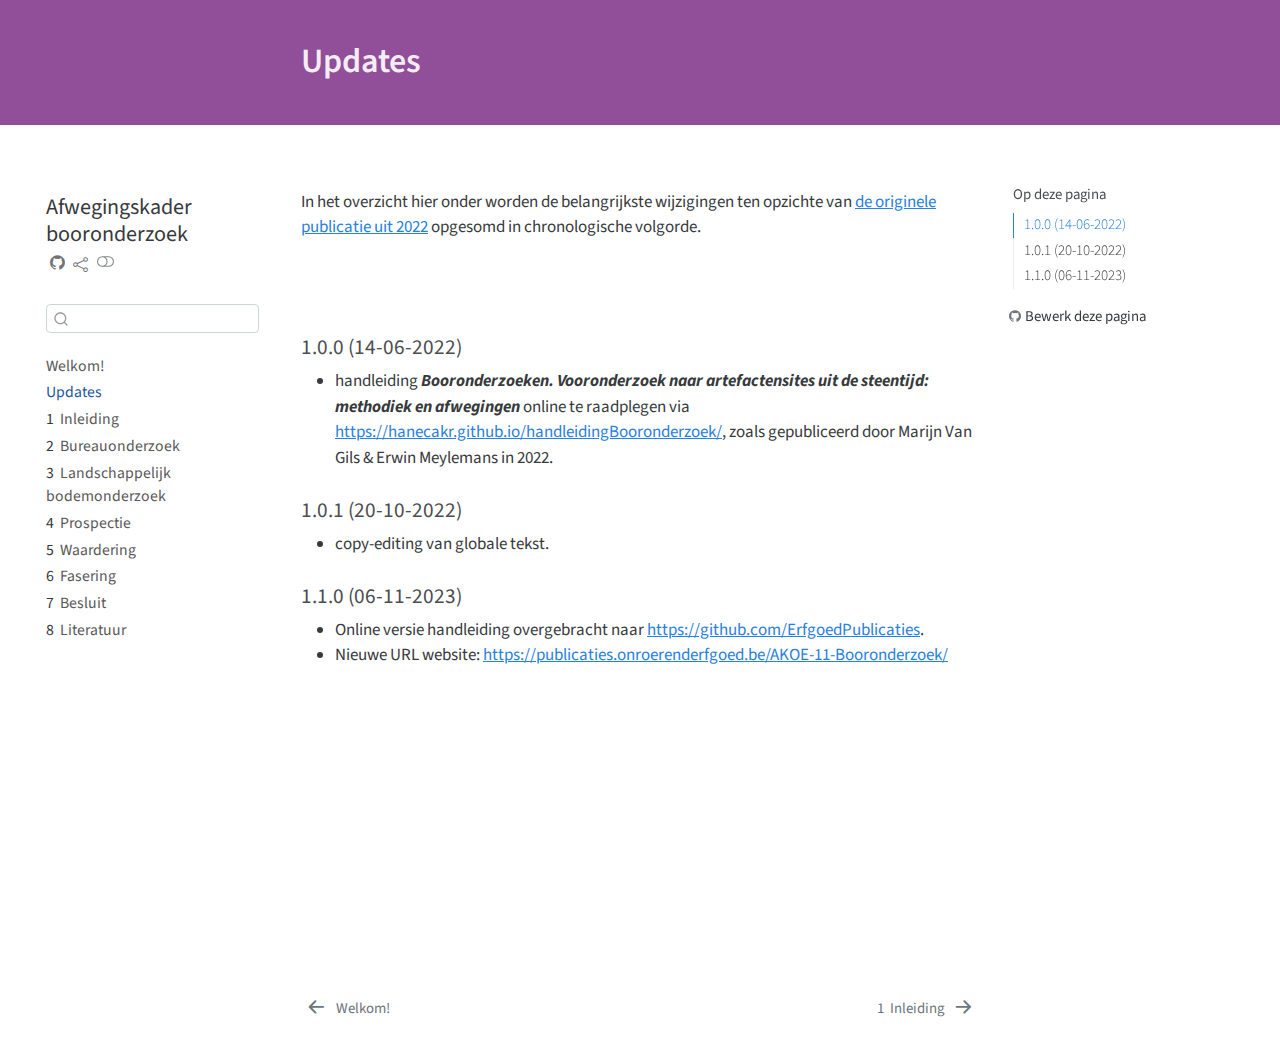
<file: docs/updates.html>
<!DOCTYPE html>
<html xmlns="http://www.w3.org/1999/xhtml" lang="nl" xml:lang="nl"><head>

<meta charset="utf-8">
<meta name="generator" content="quarto-1.3.450">

<meta name="viewport" content="width=device-width, initial-scale=1.0, user-scalable=yes">


<title>Afwegingskader booronderzoek - Updates</title>
<style>
code{white-space: pre-wrap;}
span.smallcaps{font-variant: small-caps;}
div.columns{display: flex; gap: min(4vw, 1.5em);}
div.column{flex: auto; overflow-x: auto;}
div.hanging-indent{margin-left: 1.5em; text-indent: -1.5em;}
ul.task-list{list-style: none;}
ul.task-list li input[type="checkbox"] {
  width: 0.8em;
  margin: 0 0.8em 0.2em -1em; /* quarto-specific, see https://github.com/quarto-dev/quarto-cli/issues/4556 */ 
  vertical-align: middle;
}
</style>


<script src="site_libs/quarto-nav/quarto-nav.js"></script>
<script src="site_libs/quarto-nav/headroom.min.js"></script>
<script src="site_libs/clipboard/clipboard.min.js"></script>
<script src="site_libs/quarto-search/autocomplete.umd.js"></script>
<script src="site_libs/quarto-search/fuse.min.js"></script>
<script src="site_libs/quarto-search/quarto-search.js"></script>
<meta name="quarto:offset" content="./">
<link href="./01_inleiding.html" rel="next">
<link href="./index.html" rel="prev">
<script src="site_libs/quarto-html/quarto.js"></script>
<script src="site_libs/quarto-html/popper.min.js"></script>
<script src="site_libs/quarto-html/tippy.umd.min.js"></script>
<script src="site_libs/quarto-html/anchor.min.js"></script>
<link href="site_libs/quarto-html/tippy.css" rel="stylesheet">
<link href="site_libs/quarto-html/quarto-syntax-highlighting.css" rel="stylesheet" class="quarto-color-scheme" id="quarto-text-highlighting-styles">
<link href="site_libs/quarto-html/quarto-syntax-highlighting-dark.css" rel="prefetch" class="quarto-color-scheme quarto-color-alternate" id="quarto-text-highlighting-styles">
<script src="site_libs/bootstrap/bootstrap.min.js"></script>
<link href="site_libs/bootstrap/bootstrap-icons.css" rel="stylesheet">
<link href="site_libs/bootstrap/bootstrap.min.css" rel="stylesheet" class="quarto-color-scheme" id="quarto-bootstrap" data-mode="light">
<link href="site_libs/bootstrap/bootstrap-dark.min.css" rel="prefetch" class="quarto-color-scheme quarto-color-alternate" id="quarto-bootstrap" data-mode="dark">
<script id="quarto-search-options" type="application/json">{
  "location": "sidebar",
  "copy-button": false,
  "collapse-after": 3,
  "panel-placement": "start",
  "type": "textbox",
  "limit": 20,
  "language": {
    "search-no-results-text": "Geen resultaat",
    "search-matching-documents-text": "Gevonden documenten",
    "search-copy-link-title": "Kopieer link om te zoeken",
    "search-hide-matches-text": "Extra overeenkomsten verbergen",
    "search-more-match-text": "meer overeenkomst in dit document",
    "search-more-matches-text": "meer overeenkomsten in dit document",
    "search-clear-button-title": "Wissen",
    "search-detached-cancel-button-title": "Annuleren",
    "search-submit-button-title": "Verzenden",
    "search-label": "Zoeken"
  }
}</script>
<script async="" src="https://www.googletagmanager.com/gtag/js?id=G-WFNTWBH9Q4"></script>

<script type="text/javascript">

window.dataLayer = window.dataLayer || [];
function gtag(){dataLayer.push(arguments);}
gtag('js', new Date());
gtag('config', 'G-WFNTWBH9Q4', { 'anonymize_ip': true});
</script>
<style>

      .quarto-title-block .quarto-title-banner h1,
      .quarto-title-block .quarto-title-banner h2,
      .quarto-title-block .quarto-title-banner h3,
      .quarto-title-block .quarto-title-banner h4,
      .quarto-title-block .quarto-title-banner h5,
      .quarto-title-block .quarto-title-banner h6
      {
        color: #FFFFFF;
      }

      .quarto-title-block .quarto-title-banner {
        color: #FFFFFF;
background: #914f9a;
      }
</style>


<meta name="twitter:title" content="Afwegingskader booronderzoek - Updates">
<meta name="twitter:description" content="">
<meta name="twitter:image" content="/docs/figuren/image217.jpeg">
<meta name="twitter:card" content="summary_large_image">
</head>

<body class="nav-sidebar floating">

<div id="quarto-search-results"></div>
  <header id="quarto-header" class="headroom fixed-top">
  <nav class="quarto-secondary-nav">
    <div class="container-fluid d-flex">
      <button type="button" class="quarto-btn-toggle btn" data-bs-toggle="collapse" data-bs-target="#quarto-sidebar,#quarto-sidebar-glass" aria-controls="quarto-sidebar" aria-expanded="false" aria-label="Schakel zijbalk in" onclick="if (window.quartoToggleHeadroom) { window.quartoToggleHeadroom(); }">
        <i class="bi bi-layout-text-sidebar-reverse"></i>
      </button>
      <nav class="quarto-page-breadcrumbs" aria-label="breadcrumb"><ol class="breadcrumb"><li class="breadcrumb-item"><a href="./updates.html">Updates</a></li></ol></nav>
      <a class="flex-grow-1" role="button" data-bs-toggle="collapse" data-bs-target="#quarto-sidebar,#quarto-sidebar-glass" aria-controls="quarto-sidebar" aria-expanded="false" aria-label="Schakel zijbalk in" onclick="if (window.quartoToggleHeadroom) { window.quartoToggleHeadroom(); }">      
      </a>
      <button type="button" class="btn quarto-search-button" aria-label="" onclick="window.quartoOpenSearch();">
        <i class="bi bi-search"></i>
      </button>
    </div>
  </nav>
</header>
<!-- content -->
<header id="title-block-header" class="quarto-title-block default page-columns page-full">
  <div class="quarto-title-banner page-columns page-full">
    <div class="quarto-title column-body">
      <h1 class="title">Updates</h1>
                      </div>
  </div>
    
  
  <div class="quarto-title-meta">

      
    
      
    </div>
    
  
  </header><div id="quarto-content" class="quarto-container page-columns page-rows-contents page-layout-article">
<!-- sidebar -->
  <nav id="quarto-sidebar" class="sidebar collapse collapse-horizontal sidebar-navigation floating overflow-auto">
    <div class="pt-lg-2 mt-2 text-left sidebar-header">
    <div class="sidebar-title mb-0 py-0">
      <a href="./">Afwegingskader booronderzoek</a> 
        <div class="sidebar-tools-main tools-wide">
    <a href="https://github.com/ErfgoedPublicaties/AKOE-11-Booronderzoek" rel="" title="Source Code" class="quarto-navigation-tool px-1" aria-label="Source Code"><i class="bi bi-github"></i></a>
    <div class="dropdown">
      <a href="" title="Share" id="quarto-navigation-tool-dropdown-0" class="quarto-navigation-tool dropdown-toggle px-1" data-bs-toggle="dropdown" aria-expanded="false" aria-label="Share"><i class="bi bi-share"></i></a>
      <ul class="dropdown-menu" aria-labelledby="quarto-navigation-tool-dropdown-0">
          <li>
            <a class="dropdown-item sidebar-tools-main-item" href="https://twitter.com/intent/tweet?url=|url|">
              <i class="bi bi-bi-twitter pe-1"></i>
            Twitter
            </a>
          </li>
          <li>
            <a class="dropdown-item sidebar-tools-main-item" href="https://www.facebook.com/sharer/sharer.php?u=|url|">
              <i class="bi bi-bi-facebook pe-1"></i>
            Facebook
            </a>
          </li>
          <li>
            <a class="dropdown-item sidebar-tools-main-item" href="https://www.linkedin.com/sharing/share-offsite/?url=|url|">
              <i class="bi bi-bi-linkedin pe-1"></i>
            LinkedIn
            </a>
          </li>
      </ul>
    </div>
  <a href="" class="quarto-color-scheme-toggle quarto-navigation-tool  px-1" onclick="window.quartoToggleColorScheme(); return false;" title="Schakel donkere modus in"><i class="bi"></i></a>
</div>
    </div>
      </div>
        <div class="mt-2 flex-shrink-0 align-items-center">
        <div class="sidebar-search">
        <div id="quarto-search" class="" title="Zoeken"></div>
        </div>
        </div>
    <div class="sidebar-menu-container"> 
    <ul class="list-unstyled mt-1">
        <li class="sidebar-item">
  <div class="sidebar-item-container"> 
  <a href="./index.html" class="sidebar-item-text sidebar-link">
 <span class="menu-text">Welkom!</span></a>
  </div>
</li>
        <li class="sidebar-item">
  <div class="sidebar-item-container"> 
  <a href="./updates.html" class="sidebar-item-text sidebar-link active">
 <span class="menu-text">Updates</span></a>
  </div>
</li>
        <li class="sidebar-item">
  <div class="sidebar-item-container"> 
  <a href="./01_inleiding.html" class="sidebar-item-text sidebar-link">
 <span class="menu-text"><span class="chapter-number">1</span>&nbsp; <span class="chapter-title">Inleiding</span></span></a>
  </div>
</li>
        <li class="sidebar-item">
  <div class="sidebar-item-container"> 
  <a href="./02_bureauonderzoek.html" class="sidebar-item-text sidebar-link">
 <span class="menu-text"><span class="chapter-number">2</span>&nbsp; <span class="chapter-title">Bureauonderzoek</span></span></a>
  </div>
</li>
        <li class="sidebar-item">
  <div class="sidebar-item-container"> 
  <a href="./03_landschappelijk.html" class="sidebar-item-text sidebar-link">
 <span class="menu-text"><span class="chapter-number">3</span>&nbsp; <span class="chapter-title">Landschappelijk bodemonderzoek</span></span></a>
  </div>
</li>
        <li class="sidebar-item">
  <div class="sidebar-item-container"> 
  <a href="./04_prospectie.html" class="sidebar-item-text sidebar-link">
 <span class="menu-text"><span class="chapter-number">4</span>&nbsp; <span class="chapter-title">Prospectie</span></span></a>
  </div>
</li>
        <li class="sidebar-item">
  <div class="sidebar-item-container"> 
  <a href="./05_waardering.html" class="sidebar-item-text sidebar-link">
 <span class="menu-text"><span class="chapter-number">5</span>&nbsp; <span class="chapter-title">Waardering</span></span></a>
  </div>
</li>
        <li class="sidebar-item">
  <div class="sidebar-item-container"> 
  <a href="./06_fasering.html" class="sidebar-item-text sidebar-link">
 <span class="menu-text"><span class="chapter-number">6</span>&nbsp; <span class="chapter-title">Fasering</span></span></a>
  </div>
</li>
        <li class="sidebar-item">
  <div class="sidebar-item-container"> 
  <a href="./07_besluit.html" class="sidebar-item-text sidebar-link">
 <span class="menu-text"><span class="chapter-number">7</span>&nbsp; <span class="chapter-title">Besluit</span></span></a>
  </div>
</li>
        <li class="sidebar-item">
  <div class="sidebar-item-container"> 
  <a href="./literatuur.html" class="sidebar-item-text sidebar-link">
 <span class="menu-text"><span class="chapter-number">8</span>&nbsp; <span class="chapter-title">Literatuur</span></span></a>
  </div>
</li>
    </ul>
    </div>
</nav>
<div id="quarto-sidebar-glass" data-bs-toggle="collapse" data-bs-target="#quarto-sidebar,#quarto-sidebar-glass"></div>
<!-- margin-sidebar -->
    <div id="quarto-margin-sidebar" class="sidebar margin-sidebar">
        <nav id="TOC" role="doc-toc" class="toc-active">
    <h2 id="toc-title">Op deze pagina</h2>
   
  <ul>
  <li><a href="#section" id="toc-section" class="nav-link active" data-scroll-target="#section">1.0.0 (14-06-2022)</a></li>
  <li><a href="#section-1" id="toc-section-1" class="nav-link" data-scroll-target="#section-1">1.0.1 (20-10-2022)</a></li>
  <li><a href="#section-2" id="toc-section-2" class="nav-link" data-scroll-target="#section-2">1.1.0 (06-11-2023)</a></li>
  </ul>
<div class="toc-actions"><div><i class="bi bi-github"></i></div><div class="action-links"><p><a href="https://github.com/ErfgoedPublicaties/AKOE-11-Booronderzoek/edit/main/updates.qmd" class="toc-action">Bewerk deze pagina</a></p></div></div></nav>
    </div>
<!-- main -->
<main class="content quarto-banner-title-block" id="quarto-document-content">




<p>In het overzicht hier onder worden de belangrijkste wijzigingen ten opzichte van <a href="https://oar.onroerenderfgoed.be/item/437">de originele publicatie uit 2022</a> opgesomd in chronologische volgorde.</p>
<p><br> <br></p>
<section id="section" class="level4">
<h4 class="anchored" data-anchor-id="section">1.0.0 (14-06-2022)</h4>
<ul>
<li>handleiding <strong><em>Booronderzoeken. Vooronderzoek naar artefactensites uit de steentijd: methodiek en afwegingen</em></strong> online te raadplegen via <a href="https://hanecakr.github.io/handleidingBooronderzoek/" class="uri">https://hanecakr.github.io/handleidingBooronderzoek/</a>, zoals gepubliceerd door Marijn Van Gils &amp; Erwin Meylemans in 2022.</li>
</ul>
</section>
<section id="section-1" class="level4">
<h4 class="anchored" data-anchor-id="section-1">1.0.1 (20-10-2022)</h4>
<ul>
<li>copy-editing van globale tekst.</li>
</ul>
</section>
<section id="section-2" class="level4">
<h4 class="anchored" data-anchor-id="section-2">1.1.0 (06-11-2023)</h4>
<ul>
<li>Online versie handleiding overgebracht naar <a href="https://github.com/ErfgoedPublicaties" class="uri">https://github.com/ErfgoedPublicaties</a>.</li>
<li>Nieuwe URL website: <a href="https://publicaties.onroerenderfgoed.be/AKOE-11-Booronderzoek/" class="uri">https://publicaties.onroerenderfgoed.be/AKOE-11-Booronderzoek/</a></li>
</ul>


</section>

</main> <!-- /main -->
<script id="quarto-html-after-body" type="application/javascript">
window.document.addEventListener("DOMContentLoaded", function (event) {
  const toggleBodyColorMode = (bsSheetEl) => {
    const mode = bsSheetEl.getAttribute("data-mode");
    const bodyEl = window.document.querySelector("body");
    if (mode === "dark") {
      bodyEl.classList.add("quarto-dark");
      bodyEl.classList.remove("quarto-light");
    } else {
      bodyEl.classList.add("quarto-light");
      bodyEl.classList.remove("quarto-dark");
    }
  }
  const toggleBodyColorPrimary = () => {
    const bsSheetEl = window.document.querySelector("link#quarto-bootstrap");
    if (bsSheetEl) {
      toggleBodyColorMode(bsSheetEl);
    }
  }
  toggleBodyColorPrimary();  
  const disableStylesheet = (stylesheets) => {
    for (let i=0; i < stylesheets.length; i++) {
      const stylesheet = stylesheets[i];
      stylesheet.rel = 'prefetch';
    }
  }
  const enableStylesheet = (stylesheets) => {
    for (let i=0; i < stylesheets.length; i++) {
      const stylesheet = stylesheets[i];
      stylesheet.rel = 'stylesheet';
    }
  }
  const manageTransitions = (selector, allowTransitions) => {
    const els = window.document.querySelectorAll(selector);
    for (let i=0; i < els.length; i++) {
      const el = els[i];
      if (allowTransitions) {
        el.classList.remove('notransition');
      } else {
        el.classList.add('notransition');
      }
    }
  }
  const toggleColorMode = (alternate) => {
    // Switch the stylesheets
    const alternateStylesheets = window.document.querySelectorAll('link.quarto-color-scheme.quarto-color-alternate');
    manageTransitions('#quarto-margin-sidebar .nav-link', false);
    if (alternate) {
      enableStylesheet(alternateStylesheets);
      for (const sheetNode of alternateStylesheets) {
        if (sheetNode.id === "quarto-bootstrap") {
          toggleBodyColorMode(sheetNode);
        }
      }
    } else {
      disableStylesheet(alternateStylesheets);
      toggleBodyColorPrimary();
    }
    manageTransitions('#quarto-margin-sidebar .nav-link', true);
    // Switch the toggles
    const toggles = window.document.querySelectorAll('.quarto-color-scheme-toggle');
    for (let i=0; i < toggles.length; i++) {
      const toggle = toggles[i];
      if (toggle) {
        if (alternate) {
          toggle.classList.add("alternate");     
        } else {
          toggle.classList.remove("alternate");
        }
      }
    }
    // Hack to workaround the fact that safari doesn't
    // properly recolor the scrollbar when toggling (#1455)
    if (navigator.userAgent.indexOf('Safari') > 0 && navigator.userAgent.indexOf('Chrome') == -1) {
      manageTransitions("body", false);
      window.scrollTo(0, 1);
      setTimeout(() => {
        window.scrollTo(0, 0);
        manageTransitions("body", true);
      }, 40);  
    }
  }
  const isFileUrl = () => { 
    return window.location.protocol === 'file:';
  }
  const hasAlternateSentinel = () => {  
    let styleSentinel = getColorSchemeSentinel();
    if (styleSentinel !== null) {
      return styleSentinel === "alternate";
    } else {
      return false;
    }
  }
  const setStyleSentinel = (alternate) => {
    const value = alternate ? "alternate" : "default";
    if (!isFileUrl()) {
      window.localStorage.setItem("quarto-color-scheme", value);
    } else {
      localAlternateSentinel = value;
    }
  }
  const getColorSchemeSentinel = () => {
    if (!isFileUrl()) {
      const storageValue = window.localStorage.getItem("quarto-color-scheme");
      return storageValue != null ? storageValue : localAlternateSentinel;
    } else {
      return localAlternateSentinel;
    }
  }
  let localAlternateSentinel = 'default';
  // Dark / light mode switch
  window.quartoToggleColorScheme = () => {
    // Read the current dark / light value 
    let toAlternate = !hasAlternateSentinel();
    toggleColorMode(toAlternate);
    setStyleSentinel(toAlternate);
  };
  // Ensure there is a toggle, if there isn't float one in the top right
  if (window.document.querySelector('.quarto-color-scheme-toggle') === null) {
    const a = window.document.createElement('a');
    a.classList.add('top-right');
    a.classList.add('quarto-color-scheme-toggle');
    a.href = "";
    a.onclick = function() { try { window.quartoToggleColorScheme(); } catch {} return false; };
    const i = window.document.createElement("i");
    i.classList.add('bi');
    a.appendChild(i);
    window.document.body.appendChild(a);
  }
  // Switch to dark mode if need be
  if (hasAlternateSentinel()) {
    toggleColorMode(true);
  } else {
    toggleColorMode(false);
  }
  const icon = "";
  const anchorJS = new window.AnchorJS();
  anchorJS.options = {
    placement: 'right',
    icon: icon
  };
  anchorJS.add('.anchored');
  const isCodeAnnotation = (el) => {
    for (const clz of el.classList) {
      if (clz.startsWith('code-annotation-')) {                     
        return true;
      }
    }
    return false;
  }
  const clipboard = new window.ClipboardJS('.code-copy-button', {
    text: function(trigger) {
      const codeEl = trigger.previousElementSibling.cloneNode(true);
      for (const childEl of codeEl.children) {
        if (isCodeAnnotation(childEl)) {
          childEl.remove();
        }
      }
      return codeEl.innerText;
    }
  });
  clipboard.on('success', function(e) {
    // button target
    const button = e.trigger;
    // don't keep focus
    button.blur();
    // flash "checked"
    button.classList.add('code-copy-button-checked');
    var currentTitle = button.getAttribute("title");
    button.setAttribute("title", "Gekopieerd!");
    let tooltip;
    if (window.bootstrap) {
      button.setAttribute("data-bs-toggle", "tooltip");
      button.setAttribute("data-bs-placement", "left");
      button.setAttribute("data-bs-title", "Gekopieerd!");
      tooltip = new bootstrap.Tooltip(button, 
        { trigger: "manual", 
          customClass: "code-copy-button-tooltip",
          offset: [0, -8]});
      tooltip.show();    
    }
    setTimeout(function() {
      if (tooltip) {
        tooltip.hide();
        button.removeAttribute("data-bs-title");
        button.removeAttribute("data-bs-toggle");
        button.removeAttribute("data-bs-placement");
      }
      button.setAttribute("title", currentTitle);
      button.classList.remove('code-copy-button-checked');
    }, 1000);
    // clear code selection
    e.clearSelection();
  });
  function tippyHover(el, contentFn) {
    const config = {
      allowHTML: true,
      content: contentFn,
      maxWidth: 500,
      delay: 100,
      arrow: false,
      appendTo: function(el) {
          return el.parentElement;
      },
      interactive: true,
      interactiveBorder: 10,
      theme: 'quarto',
      placement: 'bottom-start'
    };
    window.tippy(el, config); 
  }
  const noterefs = window.document.querySelectorAll('a[role="doc-noteref"]');
  for (var i=0; i<noterefs.length; i++) {
    const ref = noterefs[i];
    tippyHover(ref, function() {
      // use id or data attribute instead here
      let href = ref.getAttribute('data-footnote-href') || ref.getAttribute('href');
      try { href = new URL(href).hash; } catch {}
      const id = href.replace(/^#\/?/, "");
      const note = window.document.getElementById(id);
      return note.innerHTML;
    });
  }
      let selectedAnnoteEl;
      const selectorForAnnotation = ( cell, annotation) => {
        let cellAttr = 'data-code-cell="' + cell + '"';
        let lineAttr = 'data-code-annotation="' +  annotation + '"';
        const selector = 'span[' + cellAttr + '][' + lineAttr + ']';
        return selector;
      }
      const selectCodeLines = (annoteEl) => {
        const doc = window.document;
        const targetCell = annoteEl.getAttribute("data-target-cell");
        const targetAnnotation = annoteEl.getAttribute("data-target-annotation");
        const annoteSpan = window.document.querySelector(selectorForAnnotation(targetCell, targetAnnotation));
        const lines = annoteSpan.getAttribute("data-code-lines").split(",");
        const lineIds = lines.map((line) => {
          return targetCell + "-" + line;
        })
        let top = null;
        let height = null;
        let parent = null;
        if (lineIds.length > 0) {
            //compute the position of the single el (top and bottom and make a div)
            const el = window.document.getElementById(lineIds[0]);
            top = el.offsetTop;
            height = el.offsetHeight;
            parent = el.parentElement.parentElement;
          if (lineIds.length > 1) {
            const lastEl = window.document.getElementById(lineIds[lineIds.length - 1]);
            const bottom = lastEl.offsetTop + lastEl.offsetHeight;
            height = bottom - top;
          }
          if (top !== null && height !== null && parent !== null) {
            // cook up a div (if necessary) and position it 
            let div = window.document.getElementById("code-annotation-line-highlight");
            if (div === null) {
              div = window.document.createElement("div");
              div.setAttribute("id", "code-annotation-line-highlight");
              div.style.position = 'absolute';
              parent.appendChild(div);
            }
            div.style.top = top - 2 + "px";
            div.style.height = height + 4 + "px";
            let gutterDiv = window.document.getElementById("code-annotation-line-highlight-gutter");
            if (gutterDiv === null) {
              gutterDiv = window.document.createElement("div");
              gutterDiv.setAttribute("id", "code-annotation-line-highlight-gutter");
              gutterDiv.style.position = 'absolute';
              const codeCell = window.document.getElementById(targetCell);
              const gutter = codeCell.querySelector('.code-annotation-gutter');
              gutter.appendChild(gutterDiv);
            }
            gutterDiv.style.top = top - 2 + "px";
            gutterDiv.style.height = height + 4 + "px";
          }
          selectedAnnoteEl = annoteEl;
        }
      };
      const unselectCodeLines = () => {
        const elementsIds = ["code-annotation-line-highlight", "code-annotation-line-highlight-gutter"];
        elementsIds.forEach((elId) => {
          const div = window.document.getElementById(elId);
          if (div) {
            div.remove();
          }
        });
        selectedAnnoteEl = undefined;
      };
      // Attach click handler to the DT
      const annoteDls = window.document.querySelectorAll('dt[data-target-cell]');
      for (const annoteDlNode of annoteDls) {
        annoteDlNode.addEventListener('click', (event) => {
          const clickedEl = event.target;
          if (clickedEl !== selectedAnnoteEl) {
            unselectCodeLines();
            const activeEl = window.document.querySelector('dt[data-target-cell].code-annotation-active');
            if (activeEl) {
              activeEl.classList.remove('code-annotation-active');
            }
            selectCodeLines(clickedEl);
            clickedEl.classList.add('code-annotation-active');
          } else {
            // Unselect the line
            unselectCodeLines();
            clickedEl.classList.remove('code-annotation-active');
          }
        });
      }
  const findCites = (el) => {
    const parentEl = el.parentElement;
    if (parentEl) {
      const cites = parentEl.dataset.cites;
      if (cites) {
        return {
          el,
          cites: cites.split(' ')
        };
      } else {
        return findCites(el.parentElement)
      }
    } else {
      return undefined;
    }
  };
  var bibliorefs = window.document.querySelectorAll('a[role="doc-biblioref"]');
  for (var i=0; i<bibliorefs.length; i++) {
    const ref = bibliorefs[i];
    const citeInfo = findCites(ref);
    if (citeInfo) {
      tippyHover(citeInfo.el, function() {
        var popup = window.document.createElement('div');
        citeInfo.cites.forEach(function(cite) {
          var citeDiv = window.document.createElement('div');
          citeDiv.classList.add('hanging-indent');
          citeDiv.classList.add('csl-entry');
          var biblioDiv = window.document.getElementById('ref-' + cite);
          if (biblioDiv) {
            citeDiv.innerHTML = biblioDiv.innerHTML;
          }
          popup.appendChild(citeDiv);
        });
        return popup.innerHTML;
      });
    }
  }
    var localhostRegex = new RegExp(/^(?:http|https):\/\/localhost\:?[0-9]*\//);
      var filterRegex = new RegExp('/' + window.location.host + '/');
    var isInternal = (href) => {
        return filterRegex.test(href) || localhostRegex.test(href);
    }
    // Inspect non-navigation links and adorn them if external
 	var links = window.document.querySelectorAll('a[href]:not(.nav-link):not(.navbar-brand):not(.toc-action):not(.sidebar-link):not(.sidebar-item-toggle):not(.pagination-link):not(.no-external):not([aria-hidden]):not(.dropdown-item)');
    for (var i=0; i<links.length; i++) {
      const link = links[i];
      if (!isInternal(link.href)) {
          // target, if specified
          link.setAttribute("target", "_blank");
      }
    }
});
</script>
<nav class="page-navigation">
  <div class="nav-page nav-page-previous">
      <a href="./index.html" class="pagination-link">
        <i class="bi bi-arrow-left-short"></i> <span class="nav-page-text">Welkom!</span>
      </a>          
  </div>
  <div class="nav-page nav-page-next">
      <a href="./01_inleiding.html" class="pagination-link">
        <span class="nav-page-text"><span class="chapter-number">1</span>&nbsp; <span class="chapter-title">Inleiding</span></span> <i class="bi bi-arrow-right-short"></i>
      </a>
  </div>
</nav>
</div> <!-- /content -->



</body></html>
</file>
<file: docs/site_libs/quarto-html/tippy.css>
.tippy-box[data-animation=fade][data-state=hidden]{opacity:0}[data-tippy-root]{max-width:calc(100vw - 10px)}.tippy-box{position:relative;background-color:#333;color:#fff;border-radius:4px;font-size:14px;line-height:1.4;white-space:normal;outline:0;transition-property:transform,visibility,opacity}.tippy-box[data-placement^=top]>.tippy-arrow{bottom:0}.tippy-box[data-placement^=top]>.tippy-arrow:before{bottom:-7px;left:0;border-width:8px 8px 0;border-top-color:initial;transform-origin:center top}.tippy-box[data-placement^=bottom]>.tippy-arrow{top:0}.tippy-box[data-placement^=bottom]>.tippy-arrow:before{top:-7px;left:0;border-width:0 8px 8px;border-bottom-color:initial;transform-origin:center bottom}.tippy-box[data-placement^=left]>.tippy-arrow{right:0}.tippy-box[data-placement^=left]>.tippy-arrow:before{border-width:8px 0 8px 8px;border-left-color:initial;right:-7px;transform-origin:center left}.tippy-box[data-placement^=right]>.tippy-arrow{left:0}.tippy-box[data-placement^=right]>.tippy-arrow:before{left:-7px;border-width:8px 8px 8px 0;border-right-color:initial;transform-origin:center right}.tippy-box[data-inertia][data-state=visible]{transition-timing-function:cubic-bezier(.54,1.5,.38,1.11)}.tippy-arrow{width:16px;height:16px;color:#333}.tippy-arrow:before{content:"";position:absolute;border-color:transparent;border-style:solid}.tippy-content{position:relative;padding:5px 9px;z-index:1}
</file>
<file: docs/site_libs/quarto-html/quarto-syntax-highlighting.css>
/* quarto syntax highlight colors */
:root {
  --quarto-hl-ot-color: #003B4F;
  --quarto-hl-at-color: #657422;
  --quarto-hl-ss-color: #20794D;
  --quarto-hl-an-color: #5E5E5E;
  --quarto-hl-fu-color: #4758AB;
  --quarto-hl-st-color: #20794D;
  --quarto-hl-cf-color: #003B4F;
  --quarto-hl-op-color: #5E5E5E;
  --quarto-hl-er-color: #AD0000;
  --quarto-hl-bn-color: #AD0000;
  --quarto-hl-al-color: #AD0000;
  --quarto-hl-va-color: #111111;
  --quarto-hl-bu-color: inherit;
  --quarto-hl-ex-color: inherit;
  --quarto-hl-pp-color: #AD0000;
  --quarto-hl-in-color: #5E5E5E;
  --quarto-hl-vs-color: #20794D;
  --quarto-hl-wa-color: #5E5E5E;
  --quarto-hl-do-color: #5E5E5E;
  --quarto-hl-im-color: #00769E;
  --quarto-hl-ch-color: #20794D;
  --quarto-hl-dt-color: #AD0000;
  --quarto-hl-fl-color: #AD0000;
  --quarto-hl-co-color: #5E5E5E;
  --quarto-hl-cv-color: #5E5E5E;
  --quarto-hl-cn-color: #8f5902;
  --quarto-hl-sc-color: #5E5E5E;
  --quarto-hl-dv-color: #AD0000;
  --quarto-hl-kw-color: #003B4F;
}

/* other quarto variables */
:root {
  --quarto-font-monospace: SFMono-Regular, Menlo, Monaco, Consolas, "Liberation Mono", "Courier New", monospace;
}

pre > code.sourceCode > span {
  color: #003B4F;
}

code span {
  color: #003B4F;
}

code.sourceCode > span {
  color: #003B4F;
}

div.sourceCode,
div.sourceCode pre.sourceCode {
  color: #003B4F;
}

code span.ot {
  color: #003B4F;
  font-style: inherit;
}

code span.at {
  color: #657422;
  font-style: inherit;
}

code span.ss {
  color: #20794D;
  font-style: inherit;
}

code span.an {
  color: #5E5E5E;
  font-style: inherit;
}

code span.fu {
  color: #4758AB;
  font-style: inherit;
}

code span.st {
  color: #20794D;
  font-style: inherit;
}

code span.cf {
  color: #003B4F;
  font-style: inherit;
}

code span.op {
  color: #5E5E5E;
  font-style: inherit;
}

code span.er {
  color: #AD0000;
  font-style: inherit;
}

code span.bn {
  color: #AD0000;
  font-style: inherit;
}

code span.al {
  color: #AD0000;
  font-style: inherit;
}

code span.va {
  color: #111111;
  font-style: inherit;
}

code span.bu {
  font-style: inherit;
}

code span.ex {
  font-style: inherit;
}

code span.pp {
  color: #AD0000;
  font-style: inherit;
}

code span.in {
  color: #5E5E5E;
  font-style: inherit;
}

code span.vs {
  color: #20794D;
  font-style: inherit;
}

code span.wa {
  color: #5E5E5E;
  font-style: italic;
}

code span.do {
  color: #5E5E5E;
  font-style: italic;
}

code span.im {
  color: #00769E;
  font-style: inherit;
}

code span.ch {
  color: #20794D;
  font-style: inherit;
}

code span.dt {
  color: #AD0000;
  font-style: inherit;
}

code span.fl {
  color: #AD0000;
  font-style: inherit;
}

code span.co {
  color: #5E5E5E;
  font-style: inherit;
}

code span.cv {
  color: #5E5E5E;
  font-style: italic;
}

code span.cn {
  color: #8f5902;
  font-style: inherit;
}

code span.sc {
  color: #5E5E5E;
  font-style: inherit;
}

code span.dv {
  color: #AD0000;
  font-style: inherit;
}

code span.kw {
  color: #003B4F;
  font-style: inherit;
}

.prevent-inlining {
  content: "</";
}

/*# sourceMappingURL=debc5d5d77c3f9108843748ff7464032.css.map */
</file>
<file: docs/site_libs/quarto-html/quarto-syntax-highlighting-dark.css>
/* quarto syntax highlight colors */
:root {
  --quarto-hl-al-color: #f07178;
  --quarto-hl-an-color: #d4d0ab;
  --quarto-hl-at-color: #00e0e0;
  --quarto-hl-bn-color: #d4d0ab;
  --quarto-hl-bu-color: #abe338;
  --quarto-hl-ch-color: #abe338;
  --quarto-hl-co-color: #f8f8f2;
  --quarto-hl-cv-color: #ffd700;
  --quarto-hl-cn-color: #ffd700;
  --quarto-hl-cf-color: #ffa07a;
  --quarto-hl-dt-color: #ffa07a;
  --quarto-hl-dv-color: #d4d0ab;
  --quarto-hl-do-color: #f8f8f2;
  --quarto-hl-er-color: #f07178;
  --quarto-hl-ex-color: #00e0e0;
  --quarto-hl-fl-color: #d4d0ab;
  --quarto-hl-fu-color: #ffa07a;
  --quarto-hl-im-color: #abe338;
  --quarto-hl-in-color: #d4d0ab;
  --quarto-hl-kw-color: #ffa07a;
  --quarto-hl-op-color: #ffa07a;
  --quarto-hl-ot-color: #00e0e0;
  --quarto-hl-pp-color: #dcc6e0;
  --quarto-hl-re-color: #00e0e0;
  --quarto-hl-sc-color: #abe338;
  --quarto-hl-ss-color: #abe338;
  --quarto-hl-st-color: #abe338;
  --quarto-hl-va-color: #00e0e0;
  --quarto-hl-vs-color: #abe338;
  --quarto-hl-wa-color: #dcc6e0;
}

/* other quarto variables */
:root {
  --quarto-font-monospace: SFMono-Regular, Menlo, Monaco, Consolas, "Liberation Mono", "Courier New", monospace;
}

code span.al {
  background-color: #2a0f15;
  font-weight: bold;
  color: #f07178;
}

code span.an {
  color: #d4d0ab;
}

code span.at {
  color: #00e0e0;
}

code span.bn {
  color: #d4d0ab;
}

code span.bu {
  color: #abe338;
}

code span.ch {
  color: #abe338;
}

code span.co {
  font-style: italic;
  color: #f8f8f2;
}

code span.cv {
  color: #ffd700;
}

code span.cn {
  color: #ffd700;
}

code span.cf {
  font-weight: bold;
  color: #ffa07a;
}

code span.dt {
  color: #ffa07a;
}

code span.dv {
  color: #d4d0ab;
}

code span.do {
  color: #f8f8f2;
}

code span.er {
  color: #f07178;
  text-decoration: underline;
}

code span.ex {
  font-weight: bold;
  color: #00e0e0;
}

code span.fl {
  color: #d4d0ab;
}

code span.fu {
  color: #ffa07a;
}

code span.im {
  color: #abe338;
}

code span.in {
  color: #d4d0ab;
}

code span.kw {
  font-weight: bold;
  color: #ffa07a;
}

pre > code.sourceCode > span {
  color: #f8f8f2;
}

code span {
  color: #f8f8f2;
}

code.sourceCode > span {
  color: #f8f8f2;
}

div.sourceCode,
div.sourceCode pre.sourceCode {
  color: #f8f8f2;
}

code span.op {
  color: #ffa07a;
}

code span.ot {
  color: #00e0e0;
}

code span.pp {
  color: #dcc6e0;
}

code span.re {
  background-color: #f8f8f2;
  color: #00e0e0;
}

code span.sc {
  color: #abe338;
}

code span.ss {
  color: #abe338;
}

code span.st {
  color: #abe338;
}

code span.va {
  color: #00e0e0;
}

code span.vs {
  color: #abe338;
}

code span.wa {
  color: #dcc6e0;
}

.prevent-inlining {
  content: "</";
}

/*# sourceMappingURL=935a306eefa94366c21e1a970dddb765.css.map */
</file>
